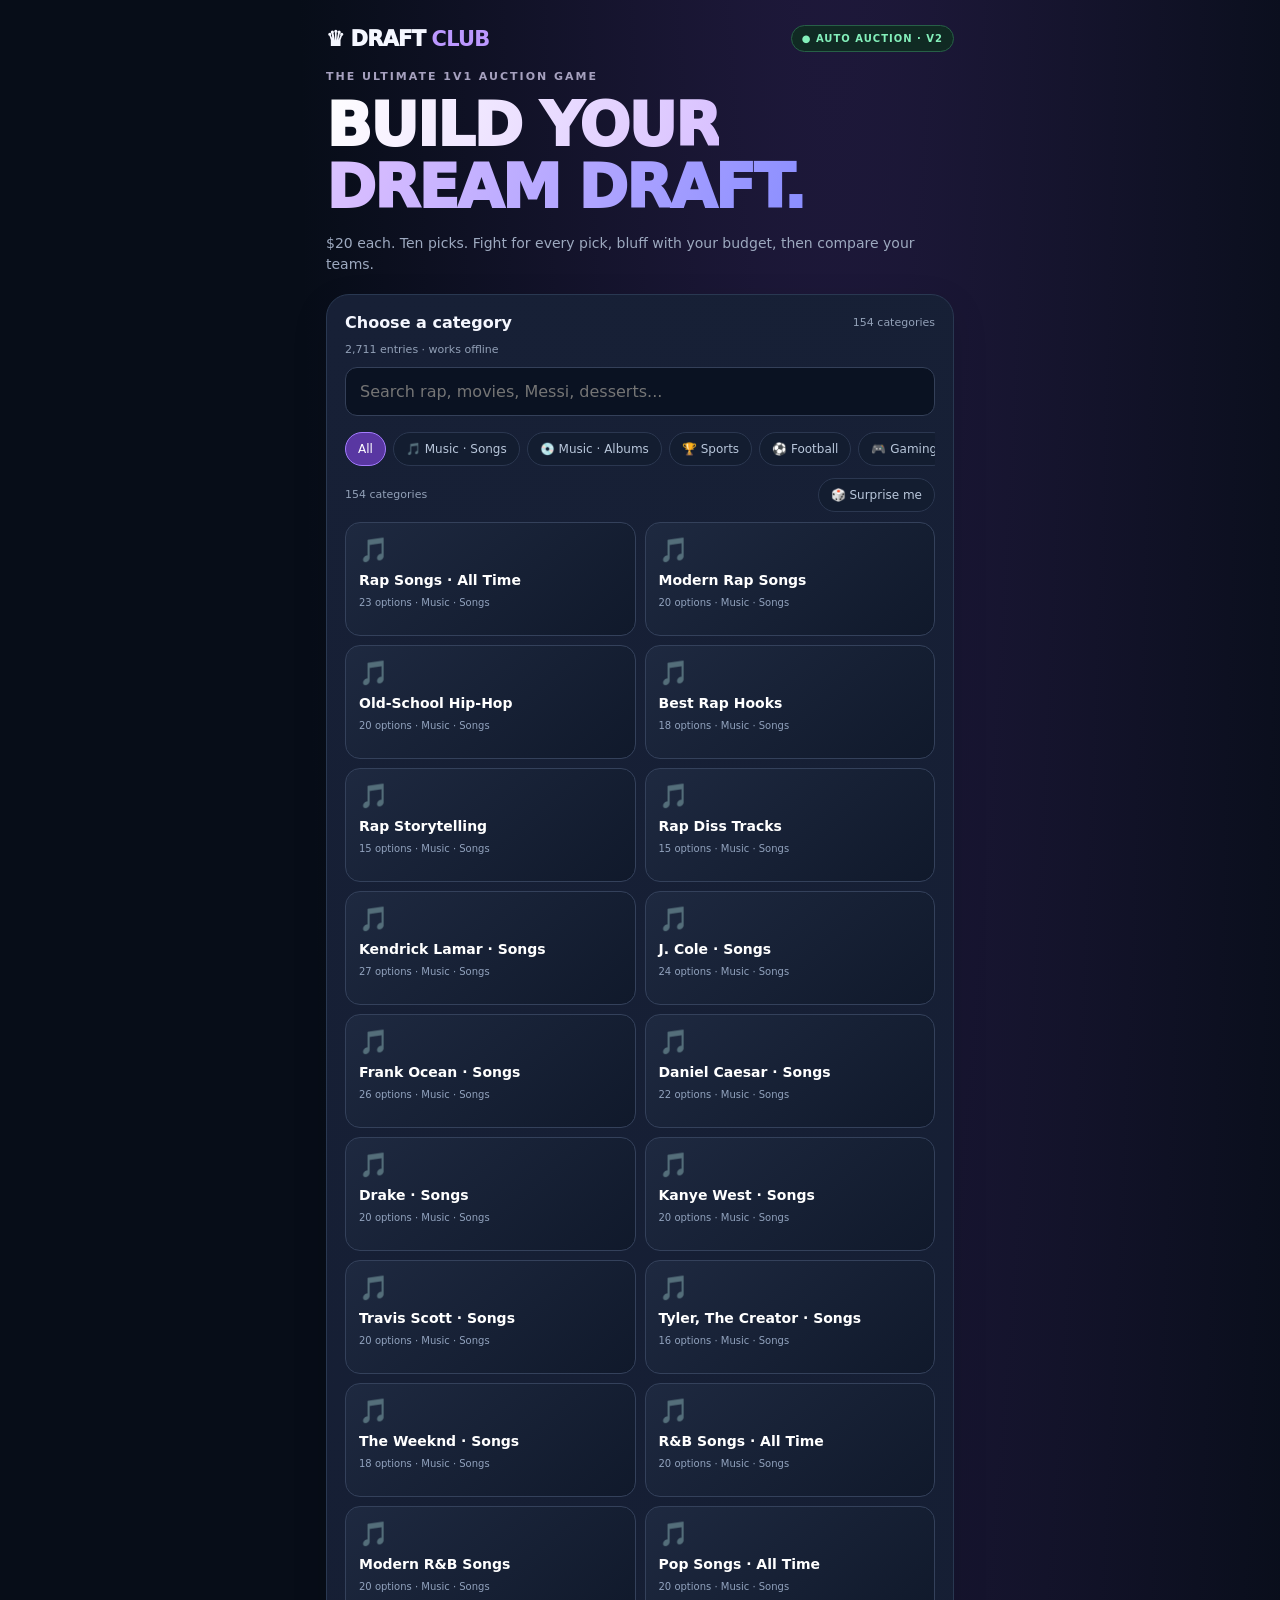
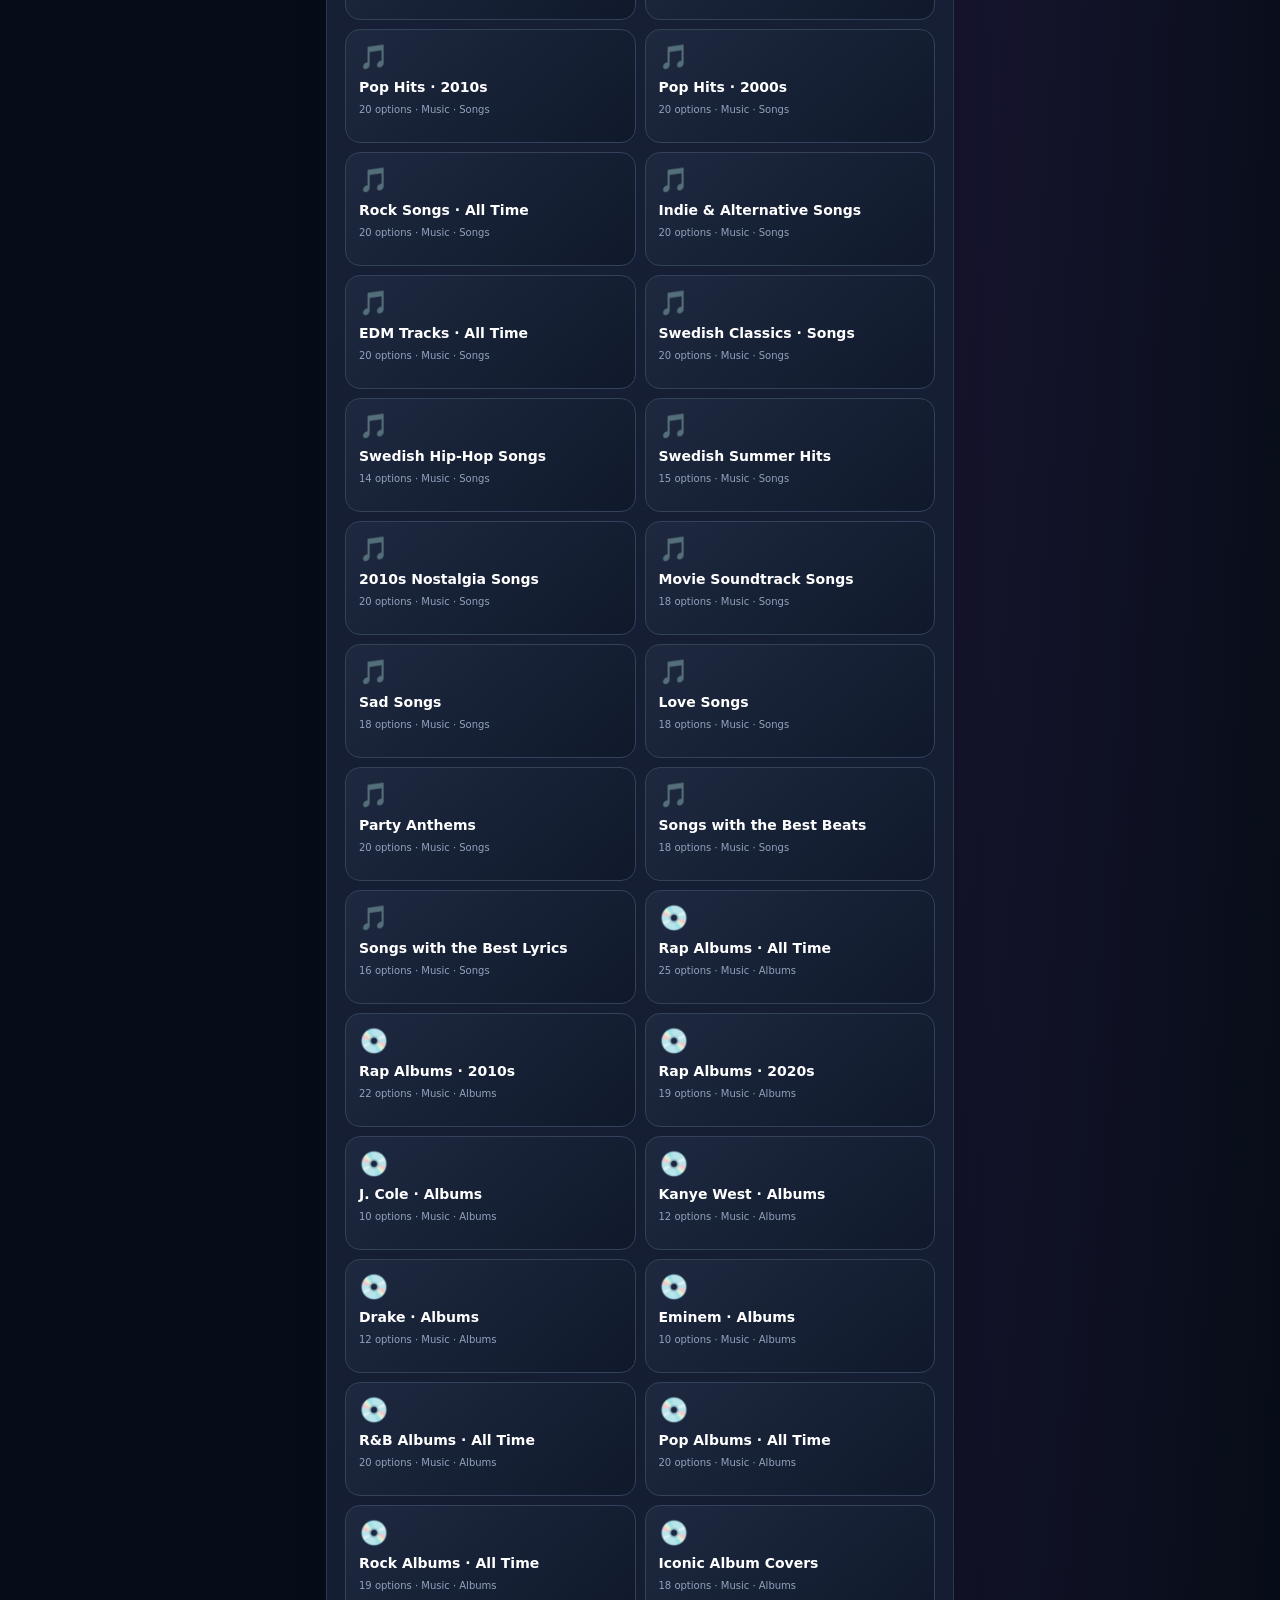
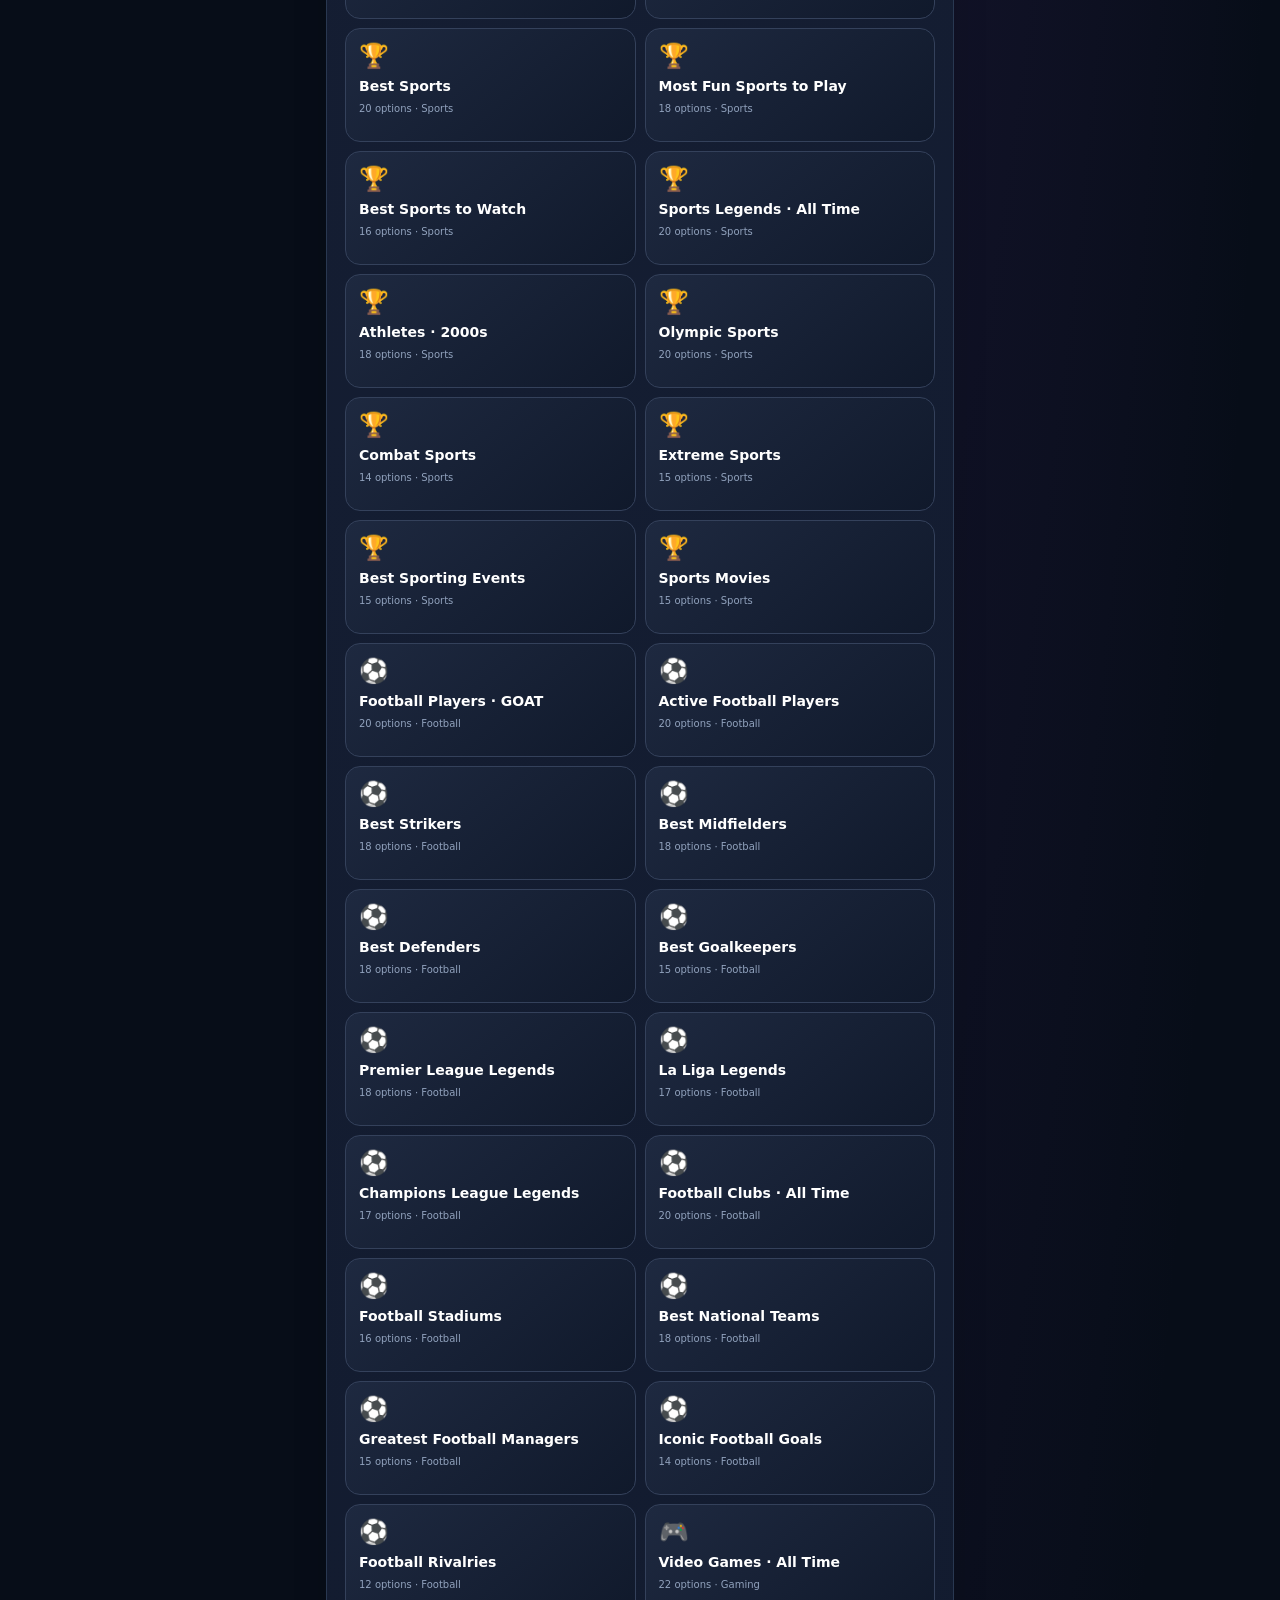
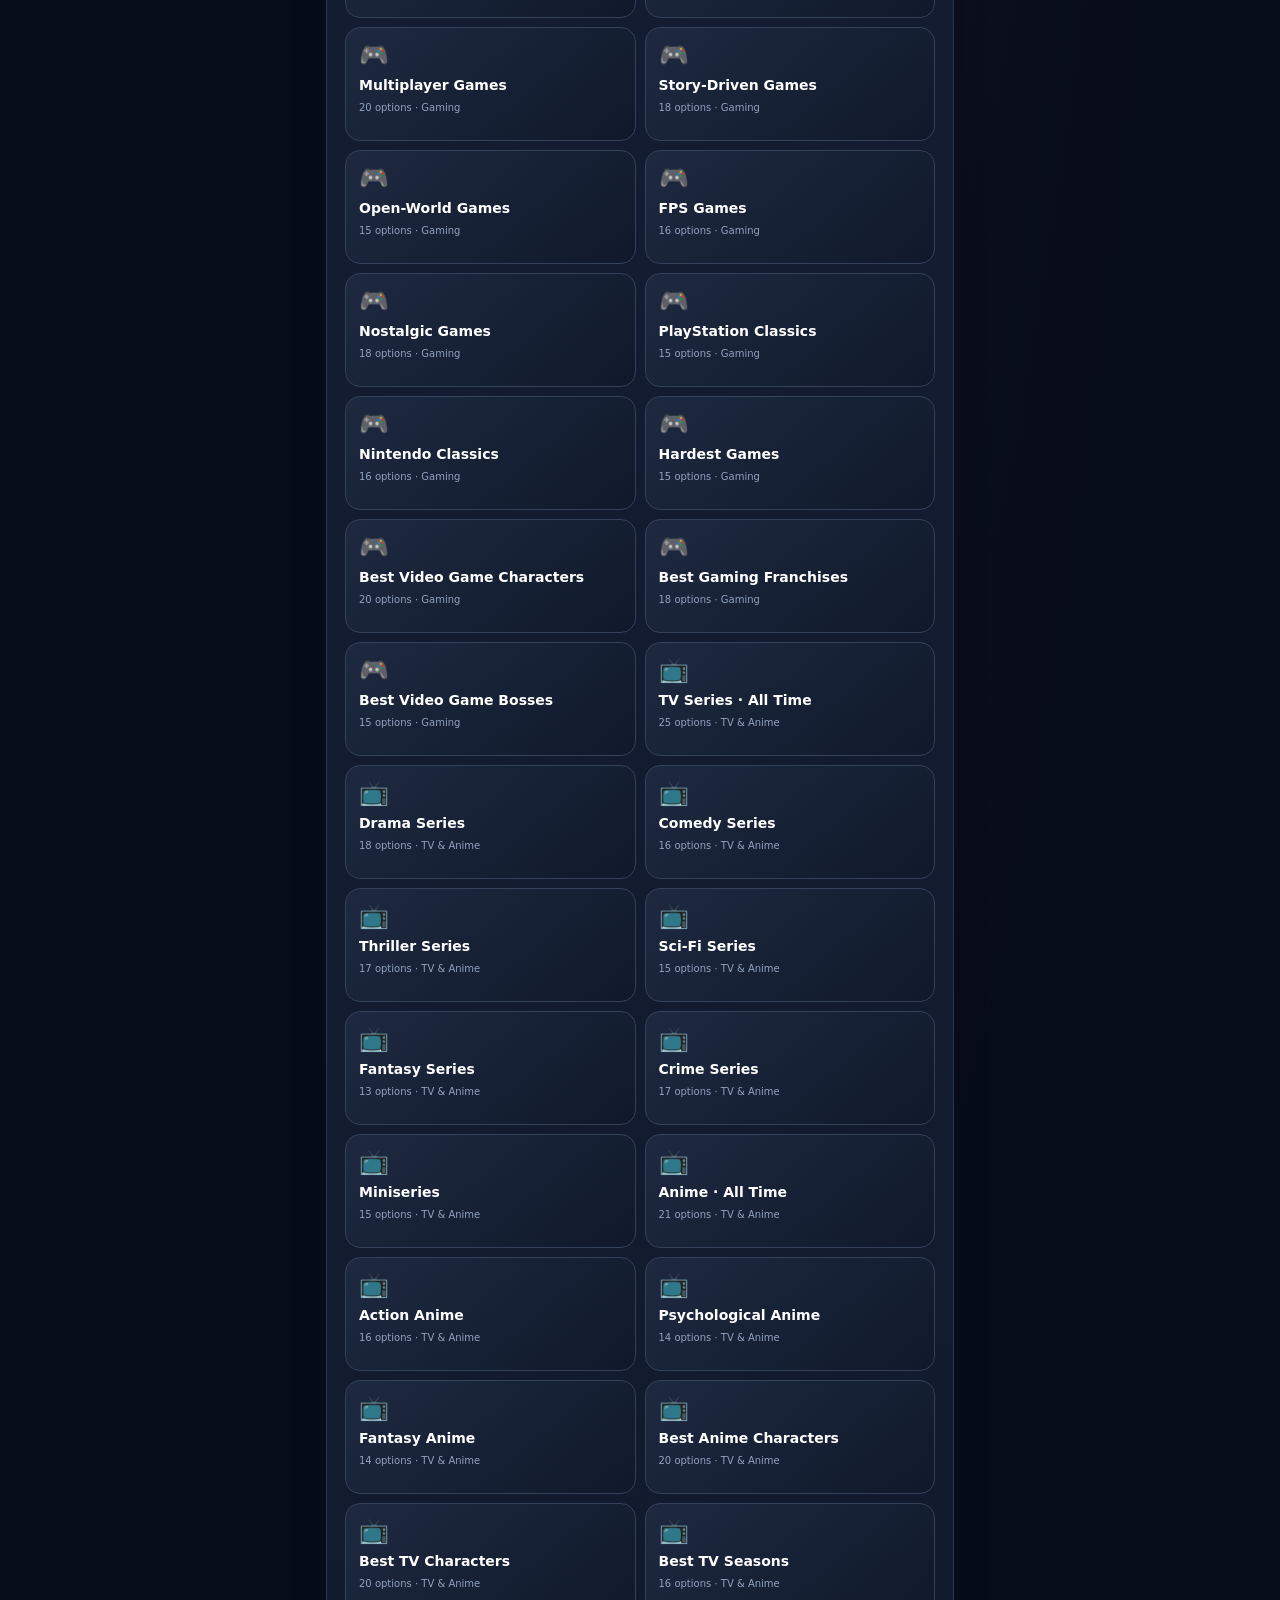
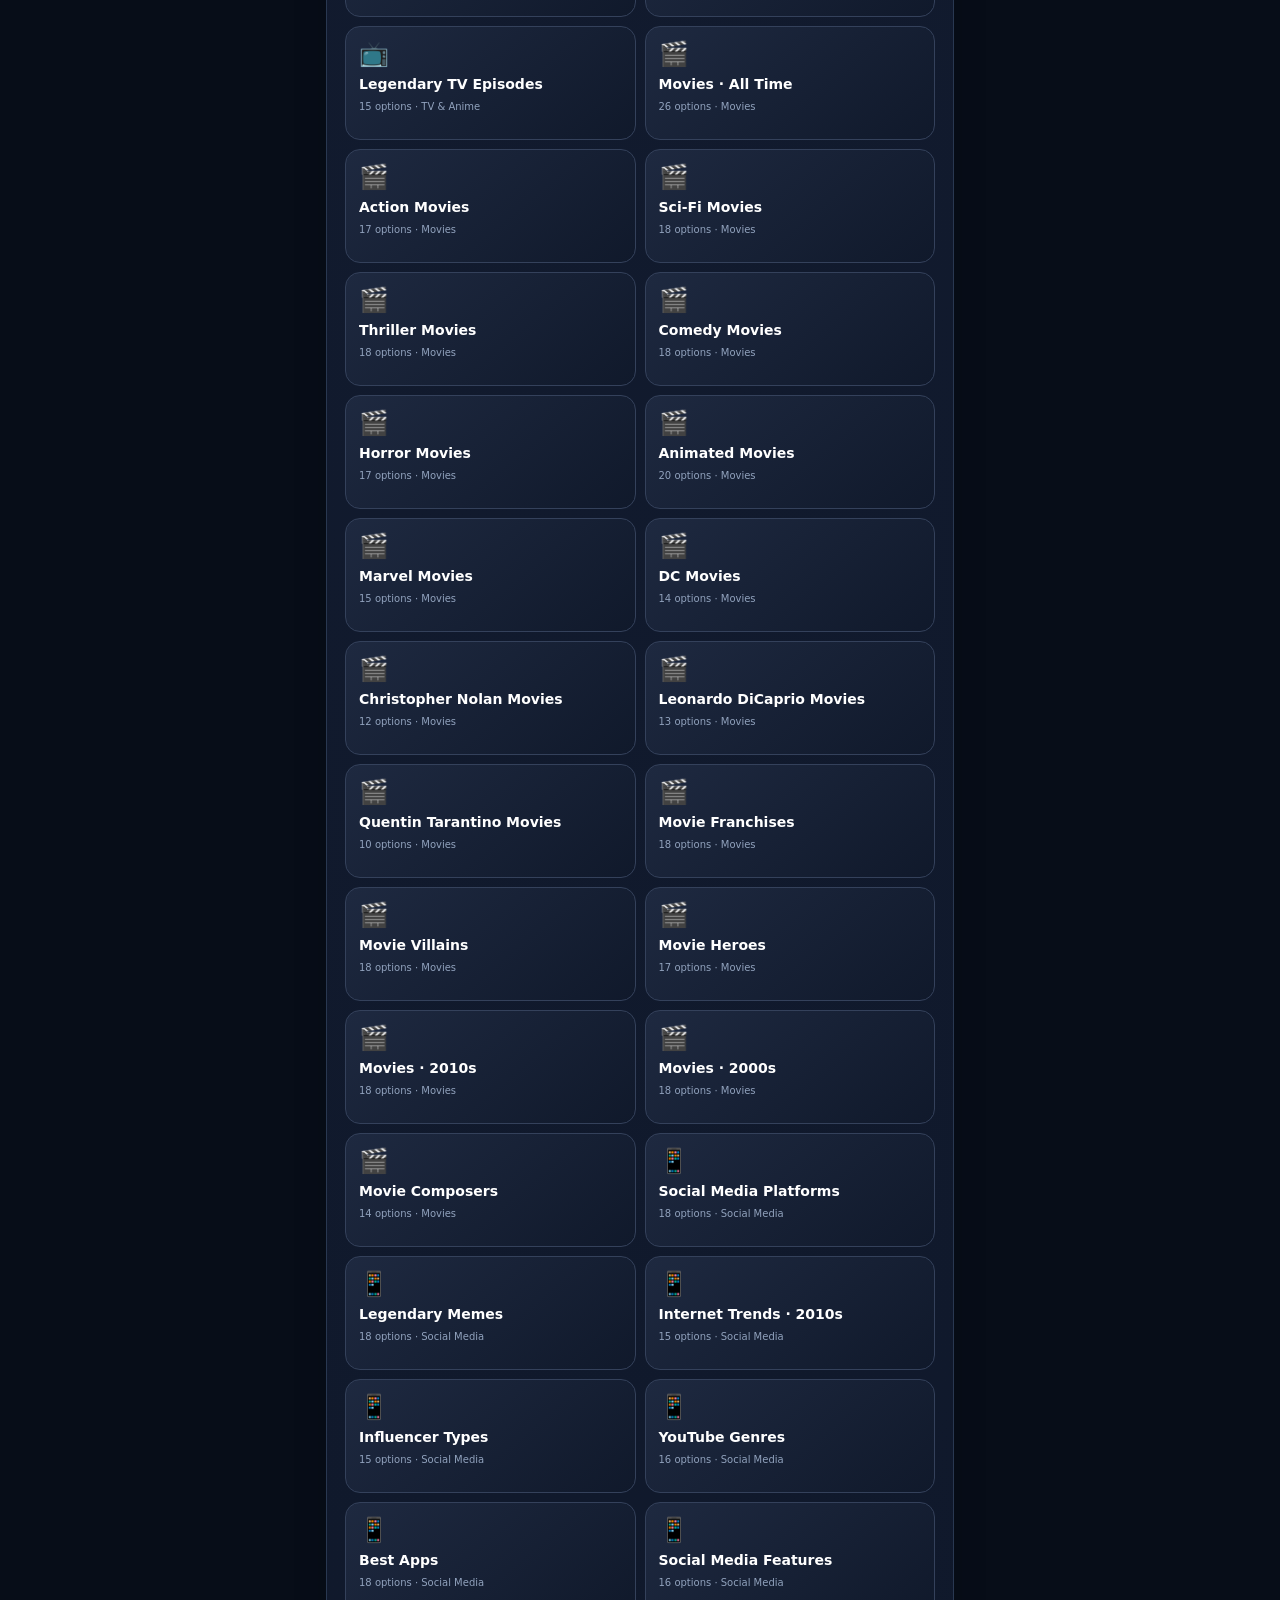
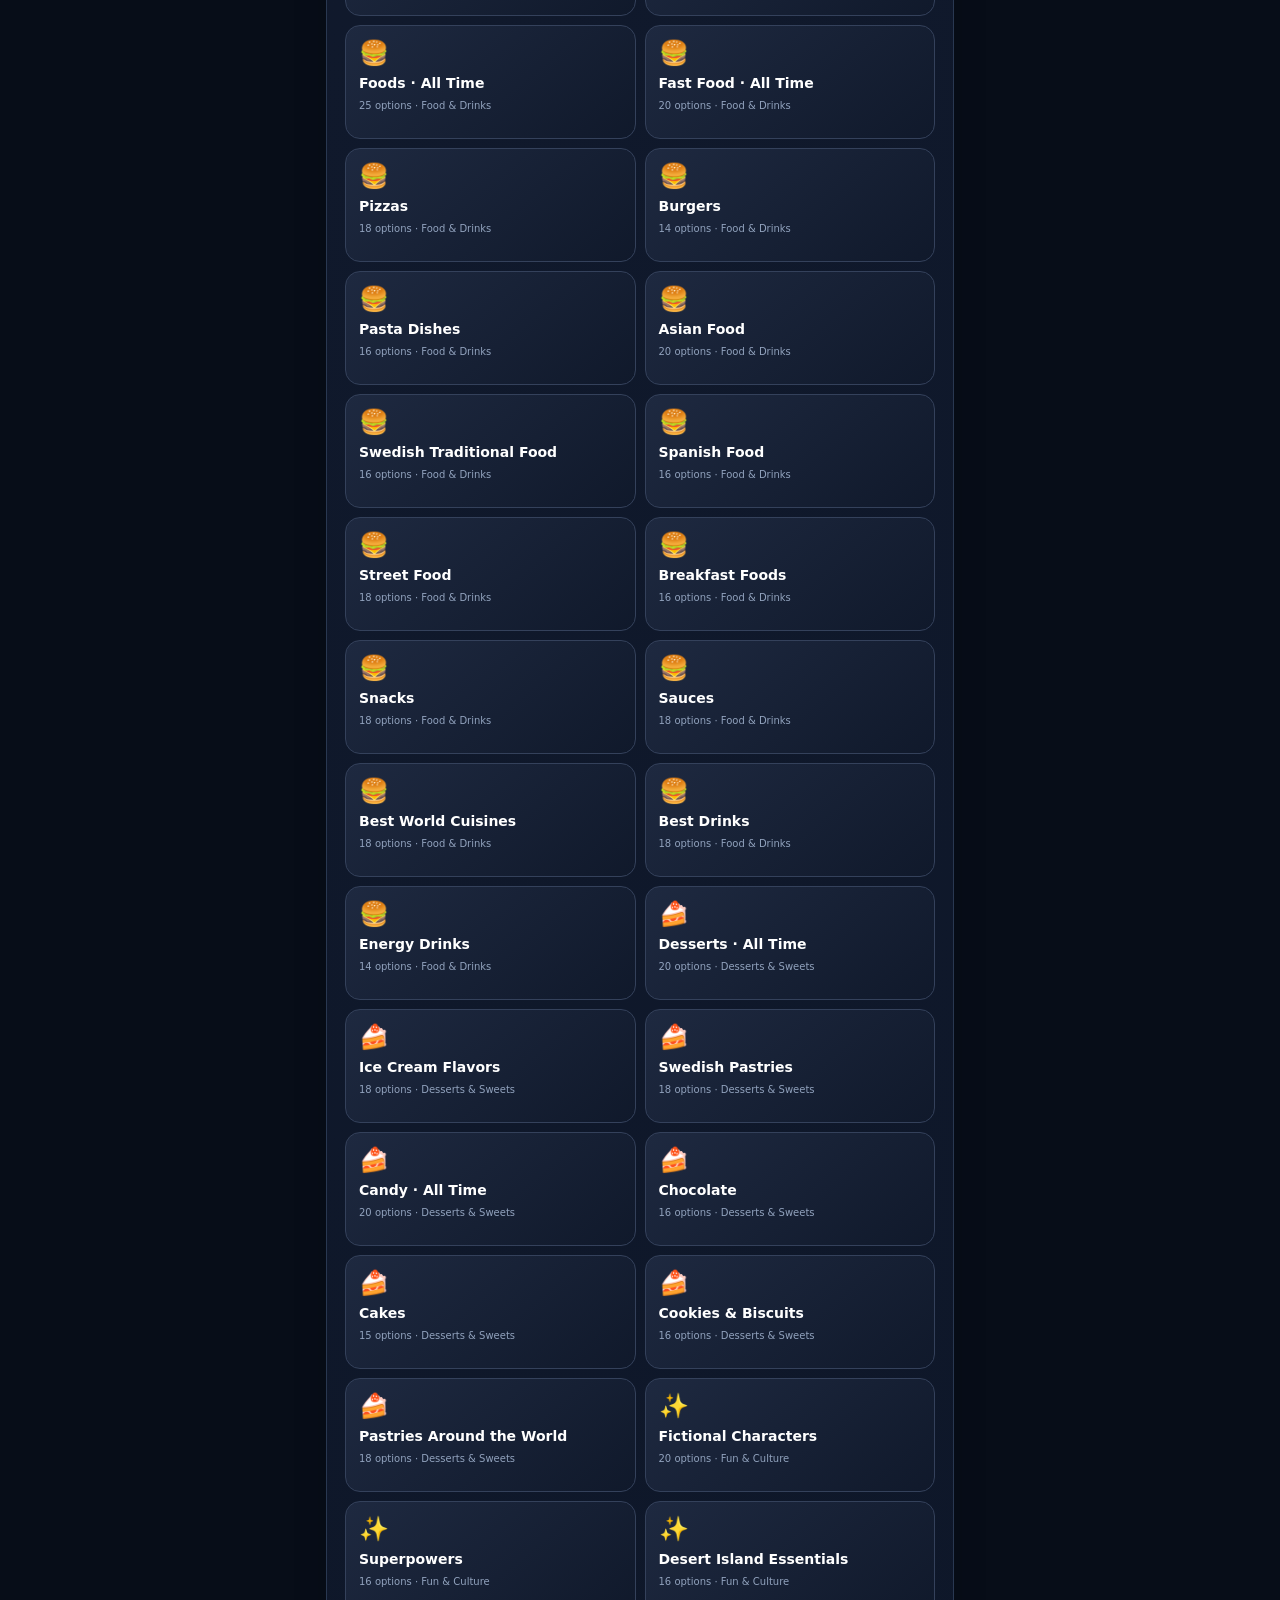
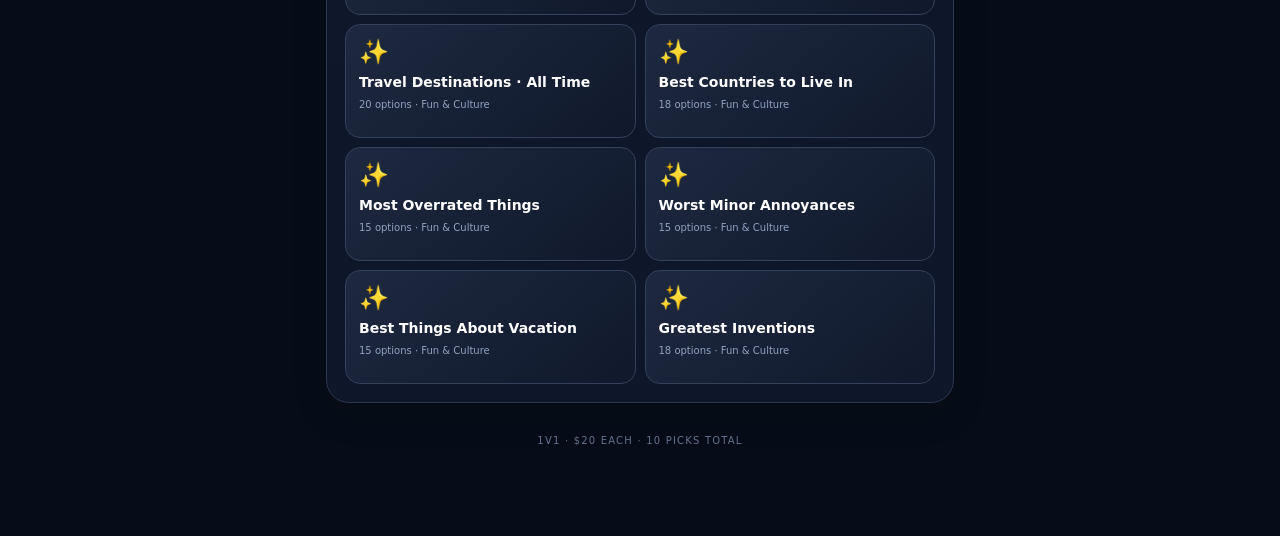
<file: index.html>
<!DOCTYPE html><html lang="en"><head><meta charset="utf-8"><meta name="viewport" content="width=device-width,initial-scale=1,viewport-fit=cover"><meta name="theme-color" content="#070d18"><title>Draft Club · Offline</title><style>
:root{color-scheme:dark;font-family:system-ui,-apple-system,Segoe UI,sans-serif;background:#070d18;color:#f5f7ff}*{box-sizing:border-box}body{margin:0;background:radial-gradient(ellipse at 65% -12%,#462c776b,transparent 46%),#070d18;min-height:100vh}button,input{font:inherit}button{cursor:pointer}button:disabled{opacity:.35;cursor:not-allowed}button:focus-visible,input:focus-visible{outline:3px solid #ad9bff}.app{max-width:660px;margin:auto;padding:18px 16px 90px}.top{display:flex;align-items:center;justify-content:space-between;padding:7px 0 18px}.brand{font-weight:1000;font-size:21px;letter-spacing:-.8px}.brand b{color:#bc98ff}.tag{font-size:10px;font-weight:900;letter-spacing:1px;color:#83efba;border:1px solid #276047;background:#102a23;padding:7px 10px;border-radius:30px}.eyebrow{font-size:11px;font-weight:900;letter-spacing:2px;color:#a6a1bf;text-transform:uppercase}.headline{font-size:clamp(36px,9vw,60px);letter-spacing:-2px;font-weight:1000;line-height:1.03;margin:12px 0}.grad{background:linear-gradient(110deg,#fff,#d5bbff,#8a8eff);background-clip:text;-webkit-background-clip:text;color:transparent}.muted{color:#9da9bf;font-size:14px;line-height:1.55}.panel,.hero,.resultCard{background:linear-gradient(160deg,#172036,#0e1729);border:1px solid #293851;border-radius:23px;padding:18px;margin-top:18px;box-shadow:0 12px 35px #0002}.row{display:flex;align-items:center;justify-content:space-between;gap:10px}.sub{color:#92a0b7;font-size:11px}.search,.name{width:100%;padding:14px;background:#0a1222;color:#fff;border:1px solid #344059;border-radius:12px}.filters{display:flex;gap:7px;overflow-x:auto;padding:16px 0 12px;scrollbar-width:none}.chip{flex:0 0 auto;background:#131d30;border:1px solid #2b3750;color:#b9c7db;border-radius:50px;padding:9px 12px;font-size:12px}.chip.active{background:#5937a2;color:white;border-color:#a47cff}.catgrid{display:grid;grid-template-columns:repeat(2,minmax(0,1fr));gap:9px}.cat{border:1px solid #34415b;background:linear-gradient(140deg,#1e2940,#10192b);border-radius:15px;text-align:left;padding:13px;min-height:114px;color:#fff;display:flex;flex-direction:column;gap:8px}.cat .emoji{font-size:24px}.cat strong{font-size:14px;line-height:1.25}.cat small{color:#91a2bd;font-size:10px}.primary{background:linear-gradient(120deg,#9556fa,#633be4);box-shadow:0 6px 25px #682ac846;color:#fff;border:0;border-radius:15px;width:100%;padding:17px;font-weight:900;margin-top:14px}.back{border:0;background:transparent;color:#bbc7df;font-weight:750;padding:8px 0}.grid2{display:grid;grid-template-columns:repeat(2,minmax(0,1fr));gap:10px}.mode{background:#101a2d;color:#dce5f7;border:1px solid #35425b;border-radius:16px;padding:16px 10px;text-align:left}.mode.active{border-color:#b58dfc;background:#382458}.mode strong{font-size:15px;display:block}.mode small{color:#a2adc3;display:block;margin-top:7px;line-height:1.4}.sectiontitle{font-size:14px;margin:20px 0 9px}.player{border:1px solid #303b55;background:#121b2e;padding:14px;border-radius:16px;min-height:110px;text-align:center}.player.on{background:linear-gradient(130deg,#123d34,#132d32);border:2px solid #38d99c}.pname{font-size:13px;font-weight:900;overflow-wrap:anywhere}.money{font-size:28px;font-weight:1000;margin:6px 0}.picks{color:#a0abc0;font-size:11px}.turnpill{margin-top:6px;color:#6df0b4;font-size:11px;font-weight:900}.hero{text-align:center;margin-top:15px;padding:20px 12px 16px}.art{width:146px;height:146px;border-radius:16px;box-shadow:0 15px 35px #0007;margin:12px auto 10px;display:block;object-fit:cover}.itemtitle{font-size:clamp(23px,7vw,34px);font-weight:950;line-height:1.14;overflow-wrap:anywhere}.artist{color:#b4c5d8;font-size:13px;margin-top:5px}.pricelabel{font-size:11px;letter-spacing:2px;color:#99a6bb;margin-top:14px;font-weight:850}.price{font-size:43px;font-weight:1000}.turn{font-size:17px;text-align:center;font-weight:950;margin:18px 0 12px}.raise{display:flex;justify-content:space-between;align-items:center;background:#141d30;border:1px solid #2e3b53;border-radius:14px;padding:9px 12px;margin-bottom:12px}.stepper{display:flex;align-items:center;gap:12px}.stepper button{color:#fff;font-size:23px;font-weight:850;width:43px;height:43px;background:#2a3854;border:1px solid #405574;border-radius:11px}.stepper output{font-size:19px;min-width:48px;text-align:center;font-weight:950}.action{border:0;height:100px;border-radius:17px;color:white;font-weight:1000;font-size:18px;display:flex;flex-direction:column;align-items:center;justify-content:center;gap:3px}.action small{font-size:11px;font-weight:650}.action .symbol{font-size:29px}.give{background:linear-gradient(160deg,#f14d63,#b91c43)}.bid{background:linear-gradient(160deg,#29d582,#078e60)}.footnote{font-size:12px;color:#9aabc5;line-height:1.5}.notice{background:#152b30;border:1px solid #265e56;color:#96f2cc;border-radius:12px;padding:11px;margin:13px 0;font-size:12px}.drafts{display:grid;grid-template-columns:repeat(2,minmax(0,1fr));gap:10px;margin-top:18px}.list{padding:11px;border:1px solid #2c3850;border-radius:14px;background:#10192b}.list h3{font-size:13px;overflow-wrap:anywhere}.pickitem{display:flex;align-items:center;gap:8px;padding:7px 0;border-top:1px solid #29344d;font-size:11px;overflow-wrap:anywhere}.miniart{width:37px;height:37px;border-radius:6px;flex:none}.pickitem small{color:#a7b0c0}.pictext{min-width:0;flex:1}.secondary{width:100%;padding:14px 8px;border:1px solid #3b4864;background:#162238;color:white;border-radius:12px;font-weight:850}.result{font-size:27px;font-weight:1000}.score{font-size:36px;font-weight:1000}.center{text-align:center}.tip{color:#b0bbd0;font-size:12px;line-height:1.6}footer{padding-top:32px;text-align:center;font-size:10px;color:#64728c;letter-spacing:1.2px}@media(max-width:370px){.app{padding:12px 10px 60px}.action{font-size:16px}.cat{min-height:120px}}
</style></head><body><div class="app"><header class="top"><div class="brand">♛ DRAFT <b>CLUB</b></div><div class="tag">● AUTO AUCTION · V2</div></header><main id="view"><section class="panel" style="margin-top:35px;padding:24px"><h1 style="font-size:26px">This preview cannot run the game</h1><p class="muted">The HTML viewer you opened does not appear to execute JavaScript. The draft requires a browser or HTML viewer with JavaScript enabled. Open this file in a browser-capable HTML app, rather than the iPhone Files or ChatGPT preview.</p><p class="muted">The full game and category database are included inside this file. No internet connection is needed once it is opened in a compatible app.</p></section></main><footer>1V1 · $20 EACH · 10 PICKS TOTAL</footer></div><script>
const DATA=[{"group":"Music · Songs","name":"Rap Songs · All Time","items":["Lose Yourself","Stan","NY State of Mind","Juicy","Shook Ones Pt. II","C.R.E.A.M.","Alright","Money Trees","Sing About Me, I’m Dying of Thirst","Runaway","POWER","SICKO MODE","90210","No Role Modelz","The Story of O.J.","HUMBLE.","m.A.A.d city","Ms. Jackson","California Love","Still D.R.E.","Nuthin’ but a G Thang","Family Business","Devil in a New Dress"]},{"group":"Music · Songs","name":"Modern Rap Songs","items":["FE!N","Not Like Us","Like That","Family Ties","Praise The Lord (Da Shine)","goosebumps","SICKO MODE","Surround Sound","Rich Spirit","No Role Modelz","Middle Child","First Person Shooter","Jimmy Cooks","90210","Off The Grid","CARNIVAL","redrum","A Lot","Bank Account","Hotline Bling"]},{"group":"Music · Songs","name":"Old-School Hip-Hop","items":["Juicy","Big Poppa","Hypnotize","California Love","Changes","Dear Mama","Hit ’Em Up","N.Y. State of Mind","The World Is Yours","C.R.E.A.M.","Protect Ya Neck","Shook Ones Pt. II","It Was a Good Day","Straight Outta Compton","Gin and Juice","Still D.R.E.","Forgot About Dre","Ruff Ryders’ Anthem","Ms. Jackson","B.O.B."]},{"group":"Music · Songs","name":"Best Rap Hooks","items":["No Role Modelz","The Real Slim Shady","Without Me","In Da Club","Gold Digger","Stronger","SICKO MODE","HUMBLE.","Hotline Bling","God’s Plan","Mask Off","Goosebumps","The Box","XO TOUR Llif3","Bad and Boujee","Congratulations","Super Bass","Empire State of Mind"]},{"group":"Music · Songs","name":"Rap Storytelling","items":["Stan","Sing About Me, I’m Dying of Thirst","DUCKWORTH.","Brenda’s Got a Baby","Dance with the Devil","4 Your Eyez Only","Wet Dreamz","How Much a Dollar Cost","The Art of Peer Pressure","You Never Know","Keisha’s Song (Her Pain)","The Story of O.J.","Rewind","Mockingbird","Children’s Story"]},{"group":"Music · Songs","name":"Rap Diss Tracks","items":["Not Like Us","euphoria","Meet the Grahams","Hit ’Em Up","Ether","Takeover","The Story of Adidon","No Vaseline","Back to Back","Killshot","The Warning","Real Muthaphuckkin G’s","Like That","Family Matters","6:16 in LA"]},{"group":"Music · Songs","name":"Kendrick Lamar · Songs","items":["Money Trees","Sing About Me, I’m Dying of Thirst","m.A.A.d city","Swimming Pools (Drank)","Bitch, Don’t Kill My Vibe","The Art of Peer Pressure","Alright","King Kunta","The Blacker the Berry","Wesley’s Theory","i","u","DNA.","HUMBLE.","PRIDE.","FEAR.","DUCKWORTH.","ELEMENT.","Count Me Out","N95","Father Time","Mother I Sober","Not Like Us","euphoria","tv off","luther","squabble up"]},{"group":"Music · Songs","name":"J. Cole · Songs","items":["No Role Modelz","Love Yourz","Wet Dreamz","Apparently","G.O.M.D.","January 28th","03’ Adolescence","Fire Squad","A Tale of 2 Citiez","4 Your Eyez Only","Change","Neighbors","Deja Vu","Middle Child","a lot","Kevin’s Heart","ATM","The Climb Back","my life","amari","p r i d e . i s . t h e . d e v i l","Crooked Smile","Power Trip","Work Out"]},{"group":"Music · Songs","name":"Frank Ocean · Songs","items":["Nights","Pink + White","Self Control","White Ferrari","Ivy","Solo","Godspeed","Seigfried","Skyline To","Nikes","Close to You","Chanel","Biking","Provider","DHL","In My Room","Pyramids","Thinkin Bout You","Lost","Super Rich Kids","Sweet Life","Novacane","Swim Good","Bad Religion","Pilot Jones","American Wedding"]},{"group":"Music · Songs","name":"Daniel Caesar · Songs","items":["Best Part","Get You","Japanese Denim","Always","Superposition","Cyanide","Freudian","Blessed","We Find Love","Transform","Streetcar","Who Hurt You?","Hold Me Down","Loose","Neu Roses (Transgressor’s Song)","Entropy","Please Do Not Lean","Let Me Go","Valentina","Toronto 2014","Violet","Do You Like Me?"]},{"group":"Music · Songs","name":"Drake · Songs","items":["Marvins Room","Headlines","Take Care","Hold On, We’re Going Home","Started From the Bottom","Worst Behavior","Energy","Know Yourself","Hotline Bling","One Dance","Passionfruit","God’s Plan","Nice for What","Nonstop","Laugh Now Cry Later","Chicago Freestyle","Jungle","Feel No Ways","Tuscan Leather","Pound Cake / Paris Morton Music 2"]},{"group":"Music · Songs","name":"Kanye West · Songs","items":["Runaway","POWER","Devil in a New Dress","All of the Lights","Flashing Lights","Stronger","Good Life","Jesus Walks","Through the Wire","Family Business","Ultralight Beam","Father Stretch My Hands Pt. 1","Ghost Town","Bound 2","Black Skinhead","Heartless","Street Lights","Homecoming","Diamonds from Sierra Leone","Saint Pablo"]},{"group":"Music · Songs","name":"Travis Scott · Songs","items":["90210","SICKO MODE","goosebumps","STARGAZING","STOP TRYING TO BE GOD","ASTROTHUNDER","BUTTERFLY EFFECT","HIGHEST IN THE ROOM","MY EYES","FE!N","I KNOW ?","TELEKINESIS","MELTDOWN","Antidote","3500","Oh My Dis Side","Maria I’m Drunk","Nightcrawler","MAFIA","TIL FURTHER NOTICE"]},{"group":"Music · Songs","name":"Tyler, The Creator · Songs","items":["EARFQUAKE","NEW MAGIC WAND","GONE, GONE / THANK YOU","See You Again","WUSYANAME","SWEET / I THOUGHT YOU WANTED TO DANCE","IFHY","Yonkers","911 / Mr. Lonely","Boredom","Who Dat Boy","ARE WE STILL FRIENDS?","A BOY IS A GUN*","LUMBERJACK","DOGTOOTH","SORRY NOT SORRY"]},{"group":"Music · Songs","name":"The Weeknd · Songs","items":["Blinding Lights","Starboy","The Hills","Can’t Feel My Face","Save Your Tears","After Hours","Die For You","Call Out My Name","I Feel It Coming","Wicked Games","House of Balloons / Glass Table Girls","Often","Reminder","In Your Eyes","Out of Time","Less Than Zero","Heartless","Earned It"]},{"group":"Music · Songs","name":"R&B Songs · All Time","items":["Nights","Pink + White","Best Part","Get You","Japanese Denim","Thinkin Bout You","Snooze","Good Days","Kill Bill","Redbone","Adorn","Sure Thing","Cranes in the Sky","Ordinary People","No Scrubs","Dilemma","We Belong Together","Untitled (How Does It Feel)","Poison","Waterfalls"]},{"group":"Music · Songs","name":"Modern R&B Songs","items":["Snooze","Kill Bill","Good Days","Saturn","Best Part","Get You","Japanese Denim","Pink + White","Nights","Superposition","Cyanide","Heartbreak Anniversary","Leave The Door Open","Smokin Out The Window","Damage","Hrs and Hrs","Boo’d Up","Focus","Location","Talk"]},{"group":"Music · Songs","name":"Pop Songs · All Time","items":["Billie Jean","Thriller","Like a Prayer","Dancing Queen","I Wanna Dance with Somebody","Toxic","Bad Romance","Poker Face","Shake It Off","Rolling in the Deep","Someone Like You","Shape of You","Blinding Lights","Uptown Funk","Happy","Can’t Stop the Feeling!","Firework","Royals","Call Me Maybe","Viva la Vida"]},{"group":"Music · Songs","name":"Pop Hits · 2010s","items":["Somebody That I Used to Know","Rolling in the Deep","Royals","Get Lucky","Uptown Funk","Shape of You","Despacito","Havana","Closer","Cheap Thrills","Wake Me Up","Rather Be","Chandelier","Happy","Lean On","Starboy","Love Yourself","Sorry","Bad Guy","Shallow"]},{"group":"Music · Songs","name":"Pop Hits · 2000s","items":["Crazy in Love","Umbrella","Hey Ya!","Toxic","Hips Don’t Lie","Poker Face","Bad Romance","Viva la Vida","Mr. Brightside","In the End","Since U Been Gone","Apologize","Bleeding Love","Single Ladies","Yeah!","Low","I Gotta Feeling","Beautiful","Complicated","Clocks"]},{"group":"Music · Songs","name":"Rock Songs · All Time","items":["Bohemian Rhapsody","Stairway to Heaven","Hotel California","Smells Like Teen Spirit","Sweet Child O’ Mine","Back in Black","Thunderstruck","Highway to Hell","Enter Sandman","Paranoid","Wonderwall","Don’t Stop Believin’","Livin’ on a Prayer","Seven Nation Army","Mr. Brightside","Everlong","Dream On","Paint It Black","Comfortably Numb","Free Bird"]},{"group":"Music · Songs","name":"Indie & Alternative Songs","items":["505","Do I Wanna Know?","Fluorescent Adolescent","The Less I Know the Better","Let It Happen","Eventually","Sweater Weather","Somebody Else","Robbers","Riptide","Take Me Out","Mr. Brightside","Reptilia","Last Nite","Feel Good Inc.","Kids","Electric Feel","Pumped Up Kicks","Space Song","Chamber of Reflection"]},{"group":"Music · Songs","name":"EDM Tracks · All Time","items":["Levels","Wake Me Up","Animals","Titanium","Don’t You Worry Child","One (Your Name)","Greyhound","Clarity","Stay the Night","Lean On","Where Are Ü Now","Faded","Alone","Summer","Feel So Close","This Is What You Came For","Strobe","Scary Monsters and Nice Sprites","Turn Down for What","Secrets"]},{"group":"Music · Songs","name":"Swedish Classics · Songs","items":["Dancing Queen","Mamma Mia","The Winner Takes It All","Gimme! Gimme! Gimme!","Sommartider","När vi gräver guld i USA","Öppna landskap","Du är min man","Himlen är oskyldigt blå","Utan dina andetag","Kärleken väntar","Sverige","Kom igen Lena!","Det kommer aldrig va över för mig","Från och med du","Guld och gröna skogar","Michelangelo","Genom eld och vatten","Vart jag mig i världen vänder","En kväll i juni"]},{"group":"Music · Songs","name":"Swedish Hip-Hop Songs","items":["Katten i trakten","Samma gamla vanliga","Din låt","Mamma","Dansa","Malmö stad","Försent","Trakten min","Söder om söder","Luffare","Blod svett & tårar","Stockholmsnatt","Välkommen till förorten","Solen i ögonen"]},{"group":"Music · Songs","name":"Swedish Summer Hits","items":["Sommartider","Guld och gröna skogar","Bada nakna","Ingen sommar utan reggae","Kom igen Lena!","Sol vind och vatten","Från och med du","Vart jag mig i världen vänder","Dansa pausa","Jag kommer","Flytta på dej","Mikrofonkåt","När vi gräver guld i USA","Välkommen in","Alla som inte dansar"]},{"group":"Music · Songs","name":"2010s Nostalgia Songs","items":["Call Me Maybe","Gangnam Style","Party Rock Anthem","We Found Love","Somebody That I Used to Know","Counting Stars","Radioactive","Roar","Happy","Uptown Funk","Rather Be","Wake Me Up","Lean On","See You Again","Let Her Go","Riptide","Pompeii","Timber","Safe and Sound","Clarity"]},{"group":"Music · Songs","name":"Movie Soundtrack Songs","items":["My Heart Will Go On","Skyfall","Shallow","Let It Go","Circle of Life","Can You Feel the Love Tonight","A Whole New World","City of Stars","Lose Yourself","See You Again","Eye of the Tiger","Ghostbusters","I Will Always Love You","Time","Cornfield Chase","Concerning Hobbits","He’s a Pirate","Now We Are Free"]},{"group":"Music · Songs","name":"Sad Songs","items":["Someone Like You","Fix You","Let Her Go","All I Want","The Night We Met","Another Love","Skinny Love","When I Was Your Man","All Too Well","Liability","Hurt","Jealous","Self Control","White Ferrari","Godspeed","Love Yourz","Streetcar","Fourth of July"]},{"group":"Music · Songs","name":"Love Songs","items":["All of Me","Perfect","Best Part","Get You","Japanese Denim","Thinking Out Loud","Just the Way You Are","Love on Top","Make You Feel My Love","Yellow","Something","Can’t Help Falling in Love","At Last","Adore You","Die For You","Pink + White","I Will Always Love You","Until I Found You"]},{"group":"Music · Songs","name":"Party Anthems","items":["Yeah!","Low","Party Rock Anthem","Titanium","Levels","Danza Kuduro","Gasolina","Pepas","Temperature","Turn Down for What","Mr. Brightside","I Gotta Feeling","Uptown Funk","We Found Love","Dancing Queen","Get Lucky","Shots","Timber","Wake Me Up","Don’t Stop the Music"]},{"group":"Music · Songs","name":"Songs with the Best Beats","items":["Still D.R.E.","POWER","Money Trees","m.A.A.d city","SICKO MODE","90210","Mask Off","No Role Modelz","HUMBLE.","DNA.","Father Stretch My Hands Pt. 1","Devil in a New Dress","Shook Ones Pt. II","C.R.E.A.M.","Redbone","Nights","Goosebumps","Praise The Lord (Da Shine)"]},{"group":"Music · Songs","name":"Songs with the Best Lyrics","items":["Sing About Me, I’m Dying of Thirst","4 Your Eyez Only","Stan","DUCKWORTH.","How Much a Dollar Cost","Love Yourz","Mockingbird","The Blacker the Berry","Nights","Self Control","The Story of O.J.","Changes","Dance with the Devil","Hurt","Fast Car","Brenda’s Got a Baby"]},{"group":"Music · Albums","name":"Rap Albums · All Time","items":["Illmatic","To Pimp a Butterfly","good kid, m.A.A.d city","My Beautiful Dark Twisted Fantasy","The College Dropout","Late Registration","Graduation","The Blueprint","The Black Album","Ready to Die","Life After Death","All Eyez on Me","The Chronic","2001","Enter the Wu-Tang (36 Chambers)","The Marshall Mathers LP","The Eminem Show","Aquemini","Stankonia","Madvillainy","The Low End Theory","Midnight Marauders","DAMN.","2014 Forest Hills Drive","Rodeo"]},{"group":"Music · Albums","name":"Rap Albums · 2010s","items":["My Beautiful Dark Twisted Fantasy","good kid, m.A.A.d city","To Pimp a Butterfly","DAMN.","2014 Forest Hills Drive","4 Your Eyez Only","Take Care","Nothing Was the Same","If You’re Reading This It’s Too Late","Rodeo","ASTROWORLD","Birds in the Trap Sing McKnight","Culture","DS2","Flower Boy","IGOR","Some Rap Songs","The Life of Pablo","Yeezus","Daytona","Swimming","Blonde"]},{"group":"Music · Albums","name":"Rap Albums · 2020s","items":["The Off-Season","Mr. Morale & the Big Steppers","GNX","UTOPIA","Heroes & Villains","Melt My Eyez See Your Future","The Forever Story","King’s Disease III","Magic","Call Me If You Get Lost","Chromakopia","We Don’t Trust You","American Dream","Might Delete Later","Alfredo","It’s Almost Dry","The Melodic Blue","Pink Tape","Her Loss"]},{"group":"Music · Albums","name":"J. Cole · Albums","items":["Cole World: The Sideline Story","Born Sinner","2014 Forest Hills Drive","4 Your Eyez Only","KOD","The Off-Season","Might Delete Later","Revenge of the Dreamers III","Friday Night Lights","The Warm Up"]},{"group":"Music · Albums","name":"Kanye West · Albums","items":["The College Dropout","Late Registration","Graduation","808s & Heartbreak","My Beautiful Dark Twisted Fantasy","Yeezus","The Life of Pablo","ye","Jesus Is King","Donda","Watch the Throne","Kids See Ghosts"]},{"group":"Music · Albums","name":"Drake · Albums","items":["Thank Me Later","Take Care","Nothing Was the Same","If You’re Reading This It’s Too Late","Views","More Life","Scorpion","Certified Lover Boy","Honestly, Nevermind","Her Loss","For All the Dogs","Dark Lane Demo Tapes"]},{"group":"Music · Albums","name":"Eminem · Albums","items":["The Slim Shady LP","The Marshall Mathers LP","The Eminem Show","Encore","Relapse","Recovery","The Marshall Mathers LP 2","Kamikaze","Music to Be Murdered By","The Death of Slim Shady (Coup de Grâce)"]},{"group":"Music · Albums","name":"R&B Albums · All Time","items":["Blonde","channel ORANGE","Freudian","CASE STUDY 01","NEVER ENOUGH","Ctrl","SOS","ANTI","Lemonade","Beyoncé","House of Balloons","Trilogy","After Hours","Voodoo","Brown Sugar","Confessions","The Miseducation of Lauryn Hill","Songs in the Key of Life","Back to Black","What’s Going On"]},{"group":"Music · Albums","name":"Pop Albums · All Time","items":["Thriller","Bad","1989","Red","Folklore","21","25","Future Nostalgia","The Fame Monster","Born This Way","Teenage Dream","Back to Black","Lemonade","SOUR","Fine Line","After Hours","Starboy","Dua Lipa","Random Access Memories","Abbey Road"]},{"group":"Music · Albums","name":"Rock Albums · All Time","items":["Abbey Road","Revolver","The Dark Side of the Moon","Wish You Were Here","Rumours","Nevermind","In Utero","OK Computer","Kid A","The Wall","Back in Black","Led Zeppelin IV","The Joshua Tree","American Idiot","Hybrid Theory","Meteora","AM","Is This It","Californication"]},{"group":"Music · Albums","name":"Iconic Album Covers","items":["Abbey Road","The Dark Side of the Moon","Nevermind","To Pimp a Butterfly","Blonde","My Beautiful Dark Twisted Fantasy","The College Dropout","Astroworld","The Velvet Underground & Nico","Unknown Pleasures","The Life of Pablo","Graduation","Illmatic","Ready to Die","IGOR","DAMN.","Thriller","Rumours"]},{"group":"Sports","name":"Best Sports","items":["Fotboll","Basket","Tennis","Formel 1","Ishockey","Handboll","Volleyboll","Boxning","MMA","Golf","Friidrott","Simning","Padel","Badminton","Baseboll","Amerikansk fotboll","Rugby","Futsal","Cykling","Skidåkning"]},{"group":"Sports","name":"Most Fun Sports to Play","items":["Fotboll","Futsal","Basket","Padel","Tennis","Beachvolleyboll","Handboll","Badminton","Pingis","Golf","Bowling","Paintball","Innebandy","Volleyboll","Biljard","Pickleball","Dodgeball","Frisbeegolf"]},{"group":"Sports","name":"Best Sports to Watch","items":["Fotboll","Champions League-fotboll","NBA-basket","Formel 1","UFC","Boxning","Wimbledon","Ishockey-VM","NFL","Olympiska spelen","Handboll","Friidrott","Cricket","Baseboll","Rugby","Dart"]},{"group":"Sports","name":"Sports Legends · All Time","items":["Michael Jordan","Lionel Messi","Cristiano Ronaldo","Muhammad Ali","Serena Williams","Usain Bolt","LeBron James","Roger Federer","Rafael Nadal","Novak Djokovic","Tom Brady","Tiger Woods","Michael Phelps","Wayne Gretzky","Pelé","Diego Maradona","Simone Biles","Lewis Hamilton","Michael Schumacher","Kobe Bryant"]},{"group":"Sports","name":"Athletes · 2000s","items":["Lionel Messi","Cristiano Ronaldo","LeBron James","Kobe Bryant","Serena Williams","Roger Federer","Rafael Nadal","Novak Djokovic","Usain Bolt","Michael Phelps","Lewis Hamilton","Max Verstappen","Tom Brady","Stephen Curry","Conor McGregor","Tiger Woods","Zlatan Ibrahimović","Katie Ledecky"]},{"group":"Sports","name":"Olympic Sports","items":["100 meter","200 meter","Maraton","Längdhopp","Höjdhopp","Stavhopp","Simning","Gymnastik","Bordtennis","Tennis","Basket","Fotboll","Boxning","Brottning","Judo","Skateboard","Bågskytte","Cykel","Rodd","Fäktning"]},{"group":"Sports","name":"Combat Sports","items":["Boxning","MMA","Muay thai","Kickboxning","Judo","Karate","Taekwondo","Brasiliansk jiu-jitsu","Brottning","Sambo","Kung fu","Fäktning","Krav maga","Capoeira"]},{"group":"Sports","name":"Extreme Sports","items":["Fallskärmshoppning","Surfing","Skateboard","Snowboard","BMX","Parkour","Klättring","Wingsuit","Downhill mountainbike","Kitesurfing","Motocross","Wakeboard","Basejump","Freeride-skidor","Bungyjump"]},{"group":"Sports","name":"Best Sporting Events","items":["Fotbolls-VM","Champions League-final","OS","Super Bowl","NBA Finals","Wimbledon-final","El Clásico","Formel 1 Monaco GP","UFC-titelmatch","Tour de France","NHL Stanley Cup-final","Fotbolls-EM","Copa América-final","The Masters","World Series"]},{"group":"Sports","name":"Sports Movies","items":["Rocky","Creed","Warrior","Moneyball","Remember the Titans","Coach Carter","Rush","Ford v Ferrari","Raging Bull","Million Dollar Baby","The Blind Side","The Karate Kid","Invictus","The Fighter","Space Jam"]},{"group":"Football","name":"Football Players · GOAT","items":["Lionel Messi","Cristiano Ronaldo","Pelé","Diego Maradona","Johan Cruyff","Zinedine Zidane","Ronaldo Nazário","Ronaldinho","Franz Beckenbauer","Alfredo Di Stéfano","Michel Platini","Andrés Iniesta","Xavi","Thierry Henry","Paolo Maldini","George Best","Ferenc Puskás","Garrincha","Luka Modrić","Zlatan Ibrahimović"]},{"group":"Football","name":"Active Football Players","items":["Kylian Mbappé","Erling Haaland","Vinícius Júnior","Jude Bellingham","Lamine Yamal","Mohamed Salah","Harry Kane","Rodri","Pedri","Jamal Musiala","Florian Wirtz","Bukayo Saka","Phil Foden","Cole Palmer","Raphinha","Khvicha Kvaratskhelia","Lautaro Martínez","Alexander Isak","Federico Valverde","Declan Rice"]},{"group":"Football","name":"Best Strikers","items":["Lionel Messi","Cristiano Ronaldo","Ronaldo Nazário","Thierry Henry","Luis Suárez","Robert Lewandowski","Karim Benzema","Erling Haaland","Kylian Mbappé","Zlatan Ibrahimović","Sergio Agüero","Didier Drogba","Samuel Eto’o","Wayne Rooney","Marco van Basten","Pelé","Romário","Harry Kane"]},{"group":"Football","name":"Best Midfielders","items":["Zinedine Zidane","Andrés Iniesta","Xavi","Luka Modrić","Toni Kroos","Kevin De Bruyne","Andrea Pirlo","Steven Gerrard","Frank Lampard","Paul Scholes","Kaká","Ronaldinho","Jude Bellingham","Rodri","Sergio Busquets","Patrick Vieira","Claude Makélélé","Yaya Touré"]},{"group":"Football","name":"Best Defenders","items":["Paolo Maldini","Sergio Ramos","Virgil van Dijk","Franz Beckenbauer","Fabio Cannavaro","Carles Puyol","Alessandro Nesta","Roberto Carlos","Cafu","Philipp Lahm","Marcelo","Giorgio Chiellini","John Terry","Rio Ferdinand","Nemanja Vidić","Gerard Piqué","Thiago Silva","Dani Alves"]},{"group":"Football","name":"Best Goalkeepers","items":["Gianluigi Buffon","Manuel Neuer","Iker Casillas","Lev Yashin","Peter Schmeichel","Oliver Kahn","Edwin van der Sar","Thibaut Courtois","Alisson Becker","Ederson","Petr Čech","David de Gea","Jan Oblak","Emiliano Martínez","Marc-André ter Stegen"]},{"group":"Football","name":"Premier League Legends","items":["Thierry Henry","Wayne Rooney","Alan Shearer","Cristiano Ronaldo","Mohamed Salah","Kevin De Bruyne","Steven Gerrard","Frank Lampard","Sergio Agüero","Didier Drogba","Harry Kane","Ryan Giggs","Paul Scholes","Patrick Vieira","Eden Hazard","Robin van Persie","Virgil van Dijk","John Terry"]},{"group":"Football","name":"La Liga Legends","items":["Lionel Messi","Cristiano Ronaldo","Andrés Iniesta","Xavi","Zinedine Zidane","Ronaldinho","Karim Benzema","Luka Modrić","Toni Kroos","Sergio Ramos","Luis Suárez","Iker Casillas","Raúl","David Villa","Sergio Busquets","Neymar","Antoine Griezmann"]},{"group":"Football","name":"Champions League Legends","items":["Cristiano Ronaldo","Lionel Messi","Karim Benzema","Luka Modrić","Toni Kroos","Sergio Ramos","Iker Casillas","Paolo Maldini","Clarence Seedorf","Andrés Iniesta","Xavi","Robert Lewandowski","Mohamed Salah","Kaká","Zinedine Zidane","Raúl","Didier Drogba"]},{"group":"Football","name":"Football Clubs · All Time","items":["Real Madrid","FC Barcelona","Manchester United","Liverpool","Bayern München","AC Milan","Inter","Juventus","Ajax","Benfica","Chelsea","Arsenal","Manchester City","PSG","Borussia Dortmund","Atlético Madrid","Napoli","Boca Juniors","River Plate","Celtic"]},{"group":"Football","name":"Football Stadiums","items":["Santiago Bernabéu","Camp Nou","Anfield","Old Trafford","San Siro","Allianz Arena","Wembley","Signal Iduna Park","Stamford Bridge","Emirates Stadium","Parc des Princes","Metropolitano","Maracanã","La Bombonera","Tottenham Hotspur Stadium","Celtic Park"]},{"group":"Football","name":"Best National Teams","items":["Brasilien","Argentina","Frankrike","Tyskland","Spanien","Italien","England","Portugal","Nederländerna","Uruguay","Kroatien","Belgien","Marocko","Japan","Sverige","Danmark","Colombia","Nigeria"]},{"group":"Football","name":"Greatest Football Managers","items":["Pep Guardiola","Carlo Ancelotti","José Mourinho","Sir Alex Ferguson","Jürgen Klopp","Zinedine Zidane","Arsène Wenger","Johan Cruyff","Arrigo Sacchi","Vicente del Bosque","Antonio Conte","Diego Simeone","Luis Enrique","Marcelo Bielsa","Xabi Alonso"]},{"group":"Football","name":"Iconic Football Goals","items":["Messi mot Getafe 2007","Ronaldo cykelspark mot Juventus 2018","Zidane volley mot Leverkusen 2002","Maradona mot England 1986","Agüero 93:20","Roberto Carlos frispark mot Frankrike","Ibrahimović cykelspark mot England","Bale cykelspark mot Liverpool","James Rodríguez mot Uruguay 2014","Van Persies nick mot Spanien 2014","Messi mot Real Madrid 2017","Götzes VM-finalmål 2014","Iniesta VM-final 2010","Ronaldo mot Porto 2009"]},{"group":"Football","name":"Football Rivalries","items":["Messi vs Ronaldo","Real Madrid vs Barcelona","Liverpool vs Manchester United","Arsenal vs Tottenham","Inter vs AC Milan","Boca Juniors vs River Plate","Celtic vs Rangers","Manchester City vs Manchester United","Bayern vs Dortmund","PSG vs Marseille","Argentina vs Brasilien","England vs Tyskland"]},{"group":"Gaming","name":"Video Games · All Time","items":["Minecraft","Grand Theft Auto V","Red Dead Redemption 2","The Witcher 3","The Last of Us","Elden Ring","Dark Souls","Skyrim","The Legend of Zelda: Breath of the Wild","Super Mario 64","Super Mario Odyssey","God of War (2018)","God of War Ragnarök","Halo 3","Call of Duty: Modern Warfare 2 (2009)","Counter-Strike","Portal 2","Half-Life 2","Tetris","Fortnite","Roblox","Pokémon Emerald"]},{"group":"Gaming","name":"Multiplayer Games","items":["Valorant","Counter-Strike 2","Fortnite","Minecraft","Rocket League","League of Legends","Overwatch 2","Apex Legends","Rainbow Six Siege","Call of Duty: Warzone","GTA Online","Among Us","Fall Guys","EA Sports FC","Mario Kart 8 Deluxe","Super Smash Bros. Ultimate","Dead by Daylight","Dota 2","PUBG","Sea of Thieves"]},{"group":"Gaming","name":"Story-Driven Games","items":["Red Dead Redemption 2","The Last of Us","The Last of Us Part II","God of War (2018)","God of War Ragnarök","The Witcher 3","Cyberpunk 2077","Detroit: Become Human","Life is Strange","Ghost of Tsushima","Uncharted 4","Mass Effect 2","Baldur’s Gate 3","Disco Elysium","Outer Wilds","BioShock Infinite","Horizon Zero Dawn","A Plague Tale: Requiem"]},{"group":"Gaming","name":"Open-World Games","items":["GTA V","Red Dead Redemption 2","The Witcher 3","Skyrim","Elden Ring","Breath of the Wild","Tears of the Kingdom","Cyberpunk 2077","Minecraft","Ghost of Tsushima","Horizon Forbidden West","Fallout: New Vegas","Far Cry 3","Assassin’s Creed Odyssey","No Man’s Sky"]},{"group":"Gaming","name":"FPS Games","items":["Counter-Strike 2","Valorant","Call of Duty: Modern Warfare 2","Call of Duty: Black Ops II","Halo 3","Titanfall 2","DOOM Eternal","Battlefield 3","Battlefield 1","Rainbow Six Siege","Overwatch 2","Apex Legends","Destiny 2","Escape from Tarkov","Half-Life 2","Team Fortress 2"]},{"group":"Gaming","name":"Nostalgic Games","items":["Minecraft","Club Penguin","Wii Sports","Mario Kart Wii","Subway Surfers","Temple Run","Angry Birds","Plants vs. Zombies","Pokémon FireRed","Pokémon Emerald","GTA San Andreas","Guitar Hero III","LittleBigPlanet","New Super Mario Bros.","LEGO Star Wars: The Complete Saga","Roblox","Fruit Ninja","Flappy Bird"]},{"group":"Gaming","name":"PlayStation Classics","items":["The Last of Us","Uncharted 2","Uncharted 4","God of War III","God of War (2018)","Spider-Man (2018)","Bloodborne","Ghost of Tsushima","Shadow of the Colossus","Ratchet & Clank","Gran Turismo 4","LittleBigPlanet","Horizon Zero Dawn","Infamous 2","Metal Gear Solid 3"]},{"group":"Gaming","name":"Nintendo Classics","items":["Super Mario 64","Super Mario Galaxy","Super Mario Odyssey","Mario Kart Wii","Mario Kart 8 Deluxe","Breath of the Wild","Tears of the Kingdom","Ocarina of Time","Majora’s Mask","Super Smash Bros. Melee","Super Smash Bros. Ultimate","Pokémon Emerald","Pokémon HeartGold","Animal Crossing: New Horizons","Wii Sports","Metroid Prime"]},{"group":"Gaming","name":"Hardest Games","items":["Sekiro: Shadows Die Twice","Elden Ring","Dark Souls","Dark Souls III","Bloodborne","Cuphead","Hollow Knight","Celeste","Super Meat Boy","Getting Over It","Jump King","Geometry Dash","Nioh 2","Returnal","Ghosts ’n Goblins"]},{"group":"Gaming","name":"Best Video Game Characters","items":["Arthur Morgan","Kratos","Joel Miller","Ellie Williams","Geralt of Rivia","Lara Croft","Mario","Link","Master Chief","Nathan Drake","CJ (Carl Johnson)","Trevor Philips","Solid Snake","Cloud Strife","Gordon Freeman","Sonic","Steve (Minecraft)","Kirby","Ezio Auditore","Leon S. Kennedy"]},{"group":"Gaming","name":"Best Gaming Franchises","items":["Grand Theft Auto","The Legend of Zelda","Super Mario","Pokémon","Call of Duty","Halo","God of War","The Last of Us","Red Dead Redemption","Dark Souls","Assassin’s Creed","Final Fantasy","Uncharted","Resident Evil","Mario Kart","The Elder Scrolls","Metal Gear","Mass Effect"]},{"group":"Gaming","name":"Best Video Game Bosses","items":["Malenia","Isshin, the Sword Saint","Nameless King","Ornstein and Smough","Sans","Ganondorf","Gwyn, Lord of Cinder","Gehrman, the First Hunter","Radahn","Sister Friede","The End (Metal Gear Solid 3)","Sephiroth","Mr. Freeze (Arkham City)","Baldur (God of War)","Slave Knight Gael"]},{"group":"TV & Anime","name":"TV Series · All Time","items":["Breaking Bad","Attack on Titan","The Sopranos","The Wire","Better Call Saul","Game of Thrones","Succession","Dark","Chernobyl","The Office (US)","Friends","Seinfeld","True Detective","Lost","The Last of Us","Peaky Blinders","Stranger Things","Narcos","The Boys","The Bear","Sherlock","Mr. Robot","Fargo","Mad Men","Prison Break"]},{"group":"TV & Anime","name":"Drama Series","items":["Breaking Bad","Better Call Saul","The Sopranos","The Wire","Succession","Mad Men","The Bear","The Crown","Fargo","True Detective","Ozark","The Americans","Six Feet Under","Peaky Blinders","Narcos","Mindhunter","House of Cards","The Leftovers"]},{"group":"TV & Anime","name":"Comedy Series","items":["The Office (US)","Friends","Seinfeld","Brooklyn Nine-Nine","Modern Family","Community","Parks and Recreation","Arrested Development","It’s Always Sunny in Philadelphia","How I Met Your Mother","The Good Place","Ted Lasso","The Simpsons","South Park","Rick and Morty","Fleabag"]},{"group":"TV & Anime","name":"Thriller Series","items":["Dark","True Detective","Mindhunter","Mr. Robot","Severance","Ozark","Breaking Bad","Prison Break","The Night Of","Fargo","Dexter","You","Black Mirror","Lost","The Americans","Hannibal","The Killing"]},{"group":"TV & Anime","name":"Sci-Fi Series","items":["Dark","Black Mirror","Stranger Things","Severance","The Expanse","Westworld","Doctor Who","The X-Files","Lost","Battlestar Galactica","Silo","Andor","Star Trek: The Next Generation","The Mandalorian","Altered Carbon"]},{"group":"TV & Anime","name":"Fantasy Series","items":["Game of Thrones","House of the Dragon","The Witcher","The Lord of the Rings: The Rings of Power","The Sandman","Supernatural","Buffy the Vampire Slayer","The Last Kingdom","Merlin","Avatar: The Last Airbender","The Legend of Korra","Once Upon a Time","His Dark Materials"]},{"group":"TV & Anime","name":"Crime Series","items":["The Wire","The Sopranos","Breaking Bad","Better Call Saul","Narcos","Mindhunter","True Detective","Fargo","Dexter","Sherlock","Broadchurch","Luther","Bosch","Ozark","Peaky Blinders","The Shield","Line of Duty"]},{"group":"TV & Anime","name":"Miniseries","items":["Chernobyl","Band of Brothers","The Queen’s Gambit","When They See Us","Mare of Easttown","The Night Of","Unbelievable","The Pacific","Watchmen","Dopesick","Beef","Baby Reindeer","Sharp Objects","Normal People","The Last Dance"]},{"group":"TV & Anime","name":"Anime · All Time","items":["Attack on Titan","Fullmetal Alchemist: Brotherhood","Death Note","Steins;Gate","Hunter x Hunter","Vinland Saga","Monster","Code Geass","Cowboy Bebop","Neon Genesis Evangelion","One Piece","Naruto","Bleach","Dragon Ball Z","Demon Slayer","Jujutsu Kaisen","Mob Psycho 100","Frieren: Beyond Journey’s End","Re:Zero","Berserk (1997)","Violet Evergarden"]},{"group":"TV & Anime","name":"Action Anime","items":["Attack on Titan","Jujutsu Kaisen","Demon Slayer","Naruto Shippuden","One Piece","Bleach","Dragon Ball Z","Hunter x Hunter","Chainsaw Man","Fullmetal Alchemist: Brotherhood","Mob Psycho 100","My Hero Academia","Black Clover","Solo Leveling","Fate/Zero","Vinland Saga"]},{"group":"TV & Anime","name":"Psychological Anime","items":["Death Note","Monster","Steins;Gate","Code Geass","Neon Genesis Evangelion","Paranoia Agent","Serial Experiments Lain","Psycho-Pass","Erased","Perfect Blue","Re:Zero","The Promised Neverland","Welcome to the N.H.K.","Death Parade"]},{"group":"TV & Anime","name":"Fantasy Anime","items":["Attack on Titan","Frieren: Beyond Journey’s End","Re:Zero","Mushoku Tensei","Made in Abyss","Fullmetal Alchemist: Brotherhood","Berserk (1997)","Delicious in Dungeon","Fate/Zero","Demon Slayer","Konosuba","Overlord","That Time I Got Reincarnated as a Slime","Ranking of Kings"]},{"group":"TV & Anime","name":"Best Anime Characters","items":["Eren Yeager","Levi Ackerman","Erwin Smith","Light Yagami","L Lawliet","Lelouch Lamperouge","Thorfinn","Askeladd","Guts","Griffith","Johan Liebert","Gon Freecss","Killua Zoldyck","Edward Elric","Spike Spiegel","Subaru Natsuki","Itachi Uchiha","Naruto Uzumaki","Monkey D. Luffy","Gojo Satoru"]},{"group":"TV & Anime","name":"Best TV Characters","items":["Walter White","Jesse Pinkman","Saul Goodman","Gustavo Fring","Tony Soprano","Tyrion Lannister","Jon Snow","Eren Yeager","Levi Ackerman","Thomas Shelby","Omar Little","Kendall Roy","Don Draper","Michael Scott","Sherlock Holmes","Rust Cohle","Dexter Morgan","Eleven","Jimmy McGill","Kim Wexler"]},{"group":"TV & Anime","name":"Best TV Seasons","items":["Attack on Titan säsong 3","Attack on Titan The Final Season","Breaking Bad säsong 5","Breaking Bad säsong 4","Better Call Saul säsong 6","True Detective säsong 1","Game of Thrones säsong 4","Game of Thrones säsong 3","The Wire säsong 4","The Sopranos säsong 6","Succession säsong 4","Dark säsong 2","Fargo säsong 1","Mr. Robot säsong 4","The Bear säsong 2","Severance säsong 1"]},{"group":"TV & Anime","name":"Legendary TV Episodes","items":["Ozymandias (Breaking Bad)","Felina (Breaking Bad)","Face Off (Breaking Bad)","Chicanery (Better Call Saul)","Plan and Execution (Better Call Saul)","The Rains of Castamere (Game of Thrones)","Battle of the Bastards (Game of Thrones)","The Winds of Winter (Game of Thrones)","Hero (Attack on Titan)","Perfect Game (Attack on Titan)","Midnight Sun (Attack on Titan)","Declaration of War (Attack on Titan)","407 Proxy Authentication Required (Mr. Robot)","Connor’s Wedding (Succession)","The View from Halfway Down (BoJack Horseman)"]},{"group":"Movies","name":"Movies · All Time","items":["The Godfather","The Godfather Part II","The Shawshank Redemption","The Dark Knight","Pulp Fiction","Fight Club","Inception","Interstellar","The Lord of the Rings: The Return of the King","The Lord of the Rings: The Fellowship of the Ring","Forrest Gump","Schindler’s List","Goodfellas","The Matrix","Parasite","Whiplash","Se7en","The Prestige","Gladiator","Titanic","The Departed","The Silence of the Lambs","The Green Mile","12 Angry Men","Spirited Away","City of God"]},{"group":"Movies","name":"Action Movies","items":["The Dark Knight","Mad Max: Fury Road","John Wick","John Wick: Chapter 4","The Raid","Die Hard","Terminator 2: Judgment Day","Mission: Impossible – Fallout","Top Gun: Maverick","The Matrix","Heat","Gladiator","The Bourne Ultimatum","Casino Royale","The Avengers","Aliens","Kill Bill: Vol. 1"]},{"group":"Movies","name":"Sci-Fi Movies","items":["Interstellar","Inception","The Matrix","Blade Runner","Blade Runner 2049","Arrival","Dune","Dune: Part Two","2001: A Space Odyssey","Ex Machina","Alien","Terminator 2","Edge of Tomorrow","Minority Report","Children of Men","Everything Everywhere All at Once","The Martian","Star Wars: The Empire Strikes Back"]},{"group":"Movies","name":"Thriller Movies","items":["Se7en","Prisoners","Zodiac","Gone Girl","Shutter Island","The Silence of the Lambs","Nightcrawler","The Prestige","Memento","No Country for Old Men","Oldboy","Parasite","The Departed","Black Swan","Get Out","The Usual Suspects","Heat","Whiplash"]},{"group":"Movies","name":"Comedy Movies","items":["Superbad","The Hangover","21 Jump Street","22 Jump Street","Step Brothers","The Wolf of Wall Street","Borat","Dumb and Dumber","Anchorman","Tropic Thunder","Hot Fuzz","Shaun of the Dead","The Grand Budapest Hotel","Mean Girls","The Nice Guys","Game Night","Bridesmaids","Home Alone"]},{"group":"Movies","name":"Horror Movies","items":["The Shining","The Exorcist","Hereditary","The Conjuring","Get Out","The Thing","Alien","Halloween","Scream","The Babadook","It Follows","A Quiet Place","Midsommar","The Ring","The Blair Witch Project","Psycho","The Texas Chain Saw Massacre"]},{"group":"Movies","name":"Animated Movies","items":["Spirited Away","Your Name","A Silent Voice","Princess Mononoke","Howl’s Moving Castle","The Lion King","Toy Story","Toy Story 3","WALL-E","Up","Ratatouille","The Incredibles","Spider-Man: Into the Spider-Verse","Spider-Man: Across the Spider-Verse","Shrek","Shrek 2","Finding Nemo","Coco","Inside Out","The Iron Giant"]},{"group":"Movies","name":"Marvel Movies","items":["Avengers: Infinity War","Avengers: Endgame","Iron Man","Captain America: The Winter Soldier","Captain America: Civil War","Guardians of the Galaxy","Guardians of the Galaxy Vol. 3","Thor: Ragnarok","Spider-Man: No Way Home","Black Panther","Doctor Strange","Deadpool","Logan","X-Men: Days of Future Past","Spider-Man: Into the Spider-Verse"]},{"group":"Movies","name":"DC Movies","items":["The Dark Knight","Batman Begins","The Dark Knight Rises","The Batman","Joker","Superman (1978)","Man of Steel","Wonder Woman","The Suicide Squad","Zack Snyder’s Justice League","Batman (1989)","V for Vendetta","Watchmen","Batman: Mask of the Phantasm"]},{"group":"Movies","name":"Christopher Nolan Movies","items":["Memento","Insomnia","Batman Begins","The Prestige","The Dark Knight","Inception","The Dark Knight Rises","Interstellar","Dunkirk","Tenet","Oppenheimer","Following"]},{"group":"Movies","name":"Leonardo DiCaprio Movies","items":["Titanic","Inception","The Wolf of Wall Street","The Departed","Shutter Island","Catch Me If You Can","Django Unchained","The Revenant","Once Upon a Time in Hollywood","Blood Diamond","The Aviator","Gangs of New York","Killers of the Flower Moon"]},{"group":"Movies","name":"Quentin Tarantino Movies","items":["Pulp Fiction","Reservoir Dogs","Kill Bill: Vol. 1","Kill Bill: Vol. 2","Inglourious Basterds","Django Unchained","The Hateful Eight","Once Upon a Time in Hollywood","Jackie Brown","Death Proof"]},{"group":"Movies","name":"Movie Franchises","items":["The Lord of the Rings","Harry Potter","Star Wars","The Dark Knight-trilogin","Marvel Cinematic Universe","The Godfather","The Matrix","John Wick","Mission: Impossible","Fast & Furious","Pirates of the Caribbean","Jurassic Park","Toy Story","Shrek","The Hunger Games","James Bond","Rocky","Scream"]},{"group":"Movies","name":"Movie Villains","items":["Darth Vader","Joker","Thanos","Hannibal Lecter","Anton Chigurh","Hans Landa","Voldemort","Sauron","The Terminator","Agent Smith","Loki","Green Goblin","Scar","Lord Farquaad","Bane","Freddy Krueger","Michael Myers","Jigsaw"]},{"group":"Movies","name":"Movie Heroes","items":["Batman","Spider-Man","Iron Man","Captain America","Luke Skywalker","Aragorn","Frodo Baggins","Indiana Jones","James Bond","John Wick","Maximus","Rocky Balboa","Ellen Ripley","Neo","Jack Sparrow","Katniss Everdeen","Harry Potter"]},{"group":"Movies","name":"Movies · 2010s","items":["Inception","Interstellar","Whiplash","Parasite","The Social Network","The Wolf of Wall Street","Mad Max: Fury Road","La La Land","Get Out","Moonlight","Blade Runner 2049","The Grand Budapest Hotel","Django Unchained","The Revenant","Arrival","Her","Gone Girl","Prisoners"]},{"group":"Movies","name":"Movies · 2000s","items":["The Dark Knight","The Lord of the Rings: The Return of the King","The Departed","Gladiator","The Prestige","Memento","Spirited Away","No Country for Old Men","There Will Be Blood","Eternal Sunshine of the Spotless Mind","The Pianist","City of God","The Incredibles","Up","WALL-E","The Bourne Ultimatum","Casino Royale","Avatar"]},{"group":"Movies","name":"Movie Composers","items":["Hans Zimmer","John Williams","Ennio Morricone","Howard Shore","Ludwig Göransson","Joe Hisaishi","Ramin Djawadi","Trent Reznor & Atticus Ross","James Newton Howard","Thomas Newman","Alexandre Desplat","Michael Giacchino","Danny Elfman","Alan Silvestri"]},{"group":"Social Media","name":"Social Media Platforms","items":["TikTok","YouTube","Instagram","Snapchat","X (Twitter)","Reddit","Discord","Twitch","Facebook","BeReal","Pinterest","Threads","WhatsApp","Telegram","Tumblr","Vine","Kick","LinkedIn"]},{"group":"Social Media","name":"Legendary Memes","items":["Distracted Boyfriend","Drake Hotline Bling","Doge","Pepe the Frog","This Is Fine","Rickroll","Woman Yelling at Cat","Success Kid","Galaxy Brain","Hide the Pain Harold","Grumpy Cat","Surprised Pikachu","Crying Jordan","Harlem Shake","Nyan Cat","Trollface","Gigachad","NPC meme"]},{"group":"Social Media","name":"Internet Trends · 2010s","items":["Harlem Shake","Ice Bucket Challenge","Mannequin Challenge","Bottle Flip Challenge","Dab","Planking","Gangnam Style","Vine edits","Kiki Challenge","Flappy Bird","Pokémon GO","Fidget spinners","Fortnite dances","ALS Ice Bucket Challenge","The Dress (blue or gold)"]},{"group":"Social Media","name":"Influencer Types","items":["Gaming-streamer","Fotbolls-TikToker","Matrecensent","Gym-influencer","Resevloggare","Prank-kanal","Reaction-kanal","Teknikrecensent","Modeinfluencer","Comedy-skapare","Podcastprofil","Livestreamer","Utmaningskanal","Dokumentär-YouTuber","Musikrecensent"]},{"group":"Social Media","name":"YouTube Genres","items":["Gaming","Vloggar","Dokumentärer","Challenges","Fotboll","Reactions","Tech","Musik","Komedi","Matlagning","Storytime","True crime","Intervjuer","Vetenskap","Träning","Resor"]},{"group":"Social Media","name":"Best Apps","items":["YouTube","Spotify","TikTok","Instagram","Snapchat","Discord","Google Maps","WhatsApp","Netflix","Reddit","Twitch","ChatGPT","Duolingo","Shazam","Pinterest","CapCut","Letterboxd","Steam"]},{"group":"Social Media","name":"Social Media Features","items":["Stories","Reels","TikTok For You","YouTube Shorts","Snapstreak","Instagram Close Friends","Discord voice chat","Spotify Wrapped","Livestreams","Kommentarer","Duets","Memes","Gruppchattar","Filters","Algoritmiska rekommendationer","Watch parties"]},{"group":"Food & Drinks","name":"Foods · All Time","items":["Pizza","Sushi","Hamburgare","Tacos","Pasta carbonara","Lasagne","Ramen","Kebab","Pad thai","Biryani","Paella","Steak","Friterad kyckling","Dumplings","Pho","Risotto","Butter chicken","Falafel","Moussaka","Poke bowl","Mac and cheese","Burrito","Fish and chips","Bibimbap","Pannkakor"]},{"group":"Food & Drinks","name":"Fast Food · All Time","items":["Cheeseburgare","Chicken nuggets","Pommes frites","Kebabpizza","Tacos","Burrito","Friterad kyckling","Chicken wings","Hot dog","Pizza slice","Shawarma","Falafelrulle","Quesadilla","Fish and chips","Milkshake","Nachos","Onion rings","Mozzarella sticks","Donut","Fried rice"]},{"group":"Food & Drinks","name":"Pizzas","items":["Margherita","Pepperoni","Quattro Formaggi","Capricciosa","Kebabpizza","Hawaii","Diavola","Prosciutto","Calzone","Funghi","Marinara","BBQ Chicken","Buffalo Chicken","Vegetariana","Napoletana","Tonno","Vesuvio","Bianca"]},{"group":"Food & Drinks","name":"Burgers","items":["Cheeseburgare","Dubbel cheeseburgare","Baconburgare","Smash burger","Chicken burger","Spicy chicken burger","BBQ burger","Mushroom Swiss burger","Vegoburgare","Oklahoma onion burger","Truffle burger","Blue cheese burger","Fish burger","Breakfast burger"]},{"group":"Food & Drinks","name":"Pasta Dishes","items":["Carbonara","Bolognese","Lasagne","Cacio e pepe","Pesto pasta","Arrabbiata","Alfredo","Amatriciana","Pasta alla vodka","Aglio e olio","Ravioli","Tortellini","Puttanesca","Pasta primavera","Pasta med tryffel","Mac and cheese"]},{"group":"Food & Drinks","name":"Asian Food","items":["Sushi","Ramen","Pad thai","Pho","Bibimbap","Korean BBQ","Dumplings","Butter chicken","Biryani","Fried rice","Bao buns","Tom yum","Laksa","Katsu curry","Pekinganka","Bulgogi","Sashimi","Tempura","Japchae","Hot pot"]},{"group":"Food & Drinks","name":"Swedish Traditional Food","items":["Köttbullar med potatismos","Pannbiff med lök","Raggmunk med fläsk","Ärtsoppa och pannkakor","Kroppkakor","Janssons frestelse","Kalops","Pytt i panna","Stekt strömming","Gravad lax","Toast Skagen","Flygande Jacob","Korv Stroganoff","Räkmacka","Rotmos med fläsklägg","Smörgåstårta"]},{"group":"Food & Drinks","name":"Spanish Food","items":["Paella","Patatas bravas","Tortilla española","Croquetas","Jamón ibérico","Gambas al ajillo","Gazpacho","Salmorejo","Pulpo a la gallega","Churros con chocolate","Pimientos de Padrón","Pan con tomate","Bocadillo de calamares","Albóndigas","Pescaito frito","Espetos de sardinas"]},{"group":"Food & Drinks","name":"Street Food","items":["Tacos","Kebab","Shawarma","Banh mi","Arepas","Bao buns","Falafel","Empanadas","Takoyaki","Hot dog","Churros","Currywurst","Jianbing","Elote","Samosa","Gyros","Pupusas","Döner"]},{"group":"Food & Drinks","name":"Breakfast Foods","items":["Äggröra","Pannkakor","Våfflor","French toast","Avokadotoast","Bacon och ägg","Croissant","Bagel","Gröt","Yoghurt med granola","Omelett","Smoothie bowl","Shakshuka","Frukostmacka","Burrito frukost","Açaí bowl"]},{"group":"Food & Drinks","name":"Snacks","items":["Chips","Popcorn","Nachos","Jordnötter","Cashewnötter","Ostbågar","Pretzels","Riskakor","Choklad","Godis","Gummibjörnar","Kakor","Oliver","Jerky","Mozzarella sticks","Nötmix","Dipp med grönsaker","Frukt"]},{"group":"Food & Drinks","name":"Sauces","items":["Bearnaisesås","Aioli","Sriracha","Ketchup","Majonnäs","Chilimajonnäs","Tzatziki","Hummus","Pesto","Ranch","BBQ-sås","Sweet chili","Guacamole","Salsa","Vitlökssås","Teriyaki","Hollandaise","Chimichurri"]},{"group":"Food & Drinks","name":"Best World Cuisines","items":["Italien","Japan","Mexiko","Indien","Thailand","Spanien","Turkiet","Kina","Sydkorea","Vietnam","Frankrike","Grekland","Libanon","USA","Sverige","Peru","Etiopien","Georgien"]},{"group":"Food & Drinks","name":"Best Drinks","items":["Vatten","Cola","Pepsi Max","Sprite","Fanta","Apelsinjuice","Äppeljuice","Iste","Lemonad","Milkshake","Smoothie","Kaffe","Iskaffe","Te","Varm choklad","Kokosvatten","Mango lassi","Kombucha"]},{"group":"Food & Drinks","name":"Energy Drinks","items":["Red Bull Original","Red Bull Sugarfree","Monster Original","Monster Ultra White","Monster Mango Loco","Monster Pipeline Punch","Monster Ultra Paradise","Nocco Caribbean","Nocco BCAA","Celsius Peach Vibe","Celsius Tropical Vibe","Battery","Burn Original","Prime Energy"]},{"group":"Desserts & Sweets","name":"Desserts · All Time","items":["Tiramisu","Crème brûlée","Cheesecake","Brownie","Chokladfondant","Pannacotta","Glass","Churros","Äppelpaj","Kladdkaka","Baklava","Macarons","Banoffee pie","Tres leches","Mochi","Waffles","Pavlova","Profiteroles","Cannoli","Sticky toffee pudding"]},{"group":"Desserts & Sweets","name":"Ice Cream Flavors","items":["Vanilj","Choklad","Jordgubb","Pistage","Salt karamell","Cookies & cream","Mango","Hallon","Mintchoklad","Stracciatella","Kaffe","Citron","Kokos","Blåbär","Banana split","Dulce de leche","Hasselnöt","Bubblegum"]},{"group":"Desserts & Sweets","name":"Swedish Pastries","items":["Kanelbulle","Kardemummabulle","Semla","Prinsesstårta","Kladdkaka","Chokladboll","Dammsugare","Mazarin","Hallongrotta","Toscakaka","Sockerkaka","Budapestbakelse","Gräddtårta","Silviakaka","Morotskaka","Vaniljhjärta","Kärleksmums","Lussekatt"]},{"group":"Desserts & Sweets","name":"Candy · All Time","items":["Daim","Marabou mjölkchoklad","Ahlgrens bilar","Gott & Blandat","S-märken","Polly","Plopp","Kexchoklad","Snickers","Twix","KitKat","Bounty","Mars","Haribo Goldbears","Tutti Frutti","Sour Patch Kids","Skittles","M&M’s","Kinder Bueno","Toblerone"]},{"group":"Desserts & Sweets","name":"Chocolate","items":["Marabou","Tony’s Chocolonely","Lindt","Toblerone","Daim","Ferrero Rocher","Kinder Bueno","Milka","Ritter Sport","After Eight","Snickers","Twix","KitKat","Galaxy","Guylian","Merci"]},{"group":"Desserts & Sweets","name":"Cakes","items":["Prinsesstårta","Cheesecake","Chokladtårta","Morotskaka","Red velvet cake","Black Forest gateau","Citronmarängtårta","Jordgubbstårta","Opera cake","Tres leches cake","Tiramisu-tårta","Sacher torte","Moussetårta","Frukttårta","Banoffee pie"]},{"group":"Desserts & Sweets","name":"Cookies & Biscuits","items":["Chocolate chip cookies","Brownies","Havrekakor","Macarons","Oreos","Hallongrottor","Pepparkakor","Shortbread","Biscotti","Snickerdoodles","Ginger snaps","Jordnötssmörskakor","Ballerina","Digestive","Drömmar","Kolakakor"]},{"group":"Desserts & Sweets","name":"Pastries Around the World","items":["Croissant","Pain au chocolat","Pastel de nata","Baklava","Cannoli","Mochi","Macaron","Éclair","Profiteroles","Churros","Kunafa","Taiyaki","Beignets","Strudel","Loukoumades","Alfajores","Dorayaki","Kouign-amann"]},{"group":"Fun & Culture","name":"Fictional Characters","items":["Batman","Spider-Man","Darth Vader","Harry Potter","Walter White","Eren Yeager","Shrek","Homer Simpson","Sherlock Holmes","James Bond","Joker","Iron Man","Goku","Naruto","Luffy","Jack Sparrow","Wednesday Addams","John Wick","SpongeBob","Mario"]},{"group":"Fun & Culture","name":"Superpowers","items":["Flyga","Teleportering","Osynlighet","Tankeläsning","Stoppa tiden","Superstyrka","Supersnabbhet","Läka sig själv","Formskiftning","Kontrollera vädret","Telekinesi","Andas under vatten","Tidsresa","Oändlig uthållighet","Manipulera gravitation","Skapa illusioner"]},{"group":"Fun & Culture","name":"Desert Island Essentials","items":["Kniv","Tändare","Vattenfilter","Solpanel","Tält","Fiskespö","Hängmatta","Första hjälpen-kit","Rep","Satellittelefon","Kompass","Kokutrustning","Ficklampa","Yxa","Sovsäck","Multiverktyg"]},{"group":"Fun & Culture","name":"Travel Destinations · All Time","items":["Tokyo","New York","Paris","Rom","Barcelona","Málaga","London","Dubai","Bali","Bangkok","Sydney","Kapstaden","Los Angeles","Singapore","Reykjavik","Seoul","Istanbul","Amsterdam","Rio de Janeiro","Kyoto"]},{"group":"Fun & Culture","name":"Best Countries to Live In","items":["Sverige","Norge","Danmark","Finland","Schweiz","Nederländerna","Spanien","Italien","Portugal","Japan","Kanada","Australien","Nya Zeeland","Tyskland","Frankrike","Singapore","USA","Österrike"]},{"group":"Fun & Culture","name":"Most Overrated Things","items":["Måndagar","Köa på nattklubb","Dyra solglasögon","Födelsedagstårta","Långa flygplatstransfers","Influencer-merch","Kändiskockars restauranger","Fyrverkerier","Black Friday","Dyra sneakers","Brunchköer","Trendiga caféer","Lyxhotell","Dyra mobilskal","Shoppinggallerior"]},{"group":"Fun & Culture","name":"Worst Minor Annoyances","items":["Slut på mobilbatteri","Långsamt wifi","Missad buss","Blöta strumpor","Myggbett","Någon tuggar högt","Kall mat","Trasiga hörlurar","Att tappa nycklar","Att glömma lösenord","Lång kö","Försenat flyg","Låst toalett","Att inte hitta parkering","Tom tandkrämstub"]},{"group":"Fun & Culture","name":"Best Things About Vacation","items":["Sleeping In","Beach Day","Great Food","New Places","Evening Walks","Sunsets","Spontaneous Plans","Hanging Out with Friends","Skratta åt interna skämt","Hotel Breakfast","Swimming","Beach Football","Road Trip","Souvenirs","Days Off"]},{"group":"Fun & Culture","name":"Greatest Inventions","items":["Internet","Elektricitet","Hjulet","Tryckpressen","Smartphone","Vaccin","Flygplan","Dator","GPS","Kylskåp","Bilen","Kamera","Glödlampa","Tvättmaskin","Batteri","Antibiotika","Mikroskop","Löpande band"]}];
const ARTISTS={"Nights": "Frank Ocean", "Pink + White": "Frank Ocean", "Self Control": "Frank Ocean", "White Ferrari": "Frank Ocean", "Ivy": "Frank Ocean", "Pyramids": "Frank Ocean", "Chanel": "Frank Ocean", "Thinkin Bout You": "Frank Ocean", "Money Trees": "Kendrick Lamar", "Alright": "Kendrick Lamar", "PRIDE.": "Kendrick Lamar", "DUCKWORTH.": "Kendrick Lamar", "DNA.": "Kendrick Lamar", "m.A.A.d city": "Kendrick Lamar", "No Role Modelz": "J. Cole", "Love Yourz": "J. Cole", "Wet Dreamz": "J. Cole", "4 Your Eyez Only": "J. Cole", "Japanese Denim": "Daniel Caesar", "Best Part": "Daniel Caesar", "Get You": "Daniel Caesar", "Always": "Daniel Caesar"};
const ICONS={'Music · Songs':'🎵','Music · Albums':'💿','Sports':'🏆','Football':'⚽','Gaming':'🎮','TV & Anime':'📺','Movies':'🎬','Social Media':'📱','Food & Drinks':'🍔','Desserts & Sweets':'🍰','Fun & Culture':'✨'};
const $=x=>document.querySelector(x), $$=x=>Array.from(document.querySelectorAll(x));
const esc=x=>String(x).replace(/[&<>"']/g,m=>({'&':'&amp;','<':'&lt;','>':'&gt;','"':'&quot;',"'":'&#39;'}[m]));
const shuffle=a=>{let b=[...a];for(let i=b.length-1;i>0;i--){const j=Math.floor(Math.random()*(i+1));[b[i],b[j]]=[b[j],b[i]]}return b};
let chosen=null,mode='equal',names=['Player 1','Player 2'],filter='All',search='',game=null,phase='home';const view=$('#view');
function imageFor(item,group){let hash=0;for(const c of item)hash=(hash*31+c.charCodeAt(0))>>>0;const h=hash%360,h2=(h+65)%360,icon=ICONS[group]||'✦'; const chars=item.length>32?item.slice(0,29)+'…':item;const svg=`<svg xmlns="http://www.w3.org/2000/svg" width="330" height="330" viewBox="0 0 330 330"><defs><linearGradient id="g" x2="1" y2="1"><stop stop-color="hsl(${h},58%,34%)"/><stop offset="1" stop-color="hsl(${h2},62%,12%)"/></linearGradient></defs><rect width="330" height="330" rx="30" fill="url(#g)"/><circle cx="282" cy="42" r="108" fill="#ffffff" opacity=".08"/><circle cx="55" cy="275" r="112" fill="#ffffff" opacity=".05"/><text x="165" y="155" text-anchor="middle" font-size="84">${icon}</text><rect x="15" y="228" width="300" height="88" rx="14" fill="#080e18" opacity=".65"/><text x="165" y="260" fill="#fff" font-weight="bold" font-size="15" font-family="Arial,sans-serif" text-anchor="middle">DRAFT CLUB</text><text x="165" y="287" fill="#dce5ff" font-size="12" font-family="Arial,sans-serif" text-anchor="middle">${chars.replace(/[&<>"']/g,'')}</text></svg>`;return 'data:image/svg+xml;charset=utf-8,'+encodeURIComponent(svg)}
function picture(item,group,cl='art'){return `<img class="${cl}" src="${imageFor(item,group)}" alt="Offline artwork for ${esc(item)}">`}
function home(){phase='home';view.innerHTML=`<div class="eyebrow">THE ULTIMATE 1V1 AUCTION GAME</div><h1 class="headline"><span class="grad">BUILD YOUR<br>DREAM DRAFT.</span></h1><p class="muted">$20 each. Ten picks. Fight for every pick, bluff with your budget, then compare your teams.</p><div class="panel"><div class="row"><strong>Choose a category</strong><span class="sub">${DATA.length} categories</span></div><p class="sub">${DATA.reduce((n,c)=>n+c.items.length,0).toLocaleString('en-US')} entries · works offline</p><input id="search" class="search" placeholder="Search rap, movies, Messi, desserts..." value="${esc(search)}"><div class="filters" id="filters"></div><div class="row" style="margin:0 0 10px"><small id="count" class="sub"></small><button class="chip" id="random">🎲 Surprise me</button></div><div class="catgrid" id="categories"></div></div>`;$('#search').oninput=e=>{search=e.target.value;renderCats()};$('#random').onclick=()=>setup(shuffle(DATA)[0]);renderCats()}
function renderCats(){const groups=['All',...new Set(DATA.map(c=>c.group))];$('#filters').innerHTML=groups.map(g=>`<button class="chip ${g===filter?'active':''}" data-group="${esc(g)}">${g==='All'?'All':ICONS[g]+' '+g}</button>`).join('');$$('[data-group]').forEach(b=>b.onclick=()=>{filter=b.dataset.group;renderCats()});const arr=DATA.filter(c=>(filter==='All'||c.group===filter)&&[c.name,c.group,...c.items.slice(0,12)].join(' ').toLowerCase().includes(search.toLowerCase()));$('#count').textContent=`${arr.length} categories`;$('#categories').innerHTML=arr.map(c=>`<button class="cat" data-id="${DATA.indexOf(c)}"><span class="emoji">${ICONS[c.group]||'✨'}</span><strong>${esc(c.name)}</strong><small>${c.items.length} options · ${esc(c.group)}</small></button>`).join('')||'<p class="muted">No matching categories.</p>';$$('[data-id]').forEach(b=>b.onclick=()=>setup(DATA[Number(b.dataset.id)]))}
function setup(cat){chosen=cat;phase='setup';renderSetup()}
function renderSetup(){view.innerHTML=`<button class="back" id="back">← Categories</button><div class="eyebrow">${esc(chosen.group)}</div><h1 class="headline">${esc(chosen.name)}</h1><p class="muted">${chosen.items.length} possible options · 10 random picks per match</p><div class="panel"><h3>Who's playing?</h3><div class="grid2"><input class="name" id="p0" maxlength="18" aria-label="Player one name" value="${esc(names[0])}"><input class="name" id="p1" maxlength="18" aria-label="Player two name" value="${esc(names[1])}"></div><h3 class="sectiontitle">Draft mode</h3><div class="grid2"><button data-mode="equal" class="mode ${mode==='equal'?'active':''}"><strong>🏆 5 vs 5</strong><small>10 total picks · exactly five per player.</small></button><button data-mode="allin" class="mode ${mode==='allin'?'active':''}"><strong>⚡ All-In</strong><small>10 total picks · uneven teams allowed.</small></button></div><p class="tip">Each auction opens at $1. One person bids; the other can raise by +X or GIVE AWAY. Nobody can spend money they don't have.</p><button class="primary" id="start">START DRAFT →</button></div>`;$('#back').onclick=home;$$('[data-mode]').forEach(b=>b.onclick=()=>{names=[$('#p0').value||'Player 1',$('#p1').value||'Player 2'];mode=b.dataset.mode;renderSetup()});$('#start').onclick=()=>{names=[$('#p0').value.trim()||'Player 1',$('#p1').value.trim()||'Player 2'];startGame()}}
function startGame(){game={pool:shuffle([...new Set(chosen.items)]).slice(0,10),idx:0,cash:[20,20],picks:[[],[]],lead:0,turn:1,bid:1,raise:1,last:''};phase='game';renderGame()}
function openSlots(p){return mode==='allin'?10-game.idx:5-game.picks[p].length}
function limit(p){return Math.max(0,game.cash[p]-(mode==='equal'?Math.max(0,openSlots(p)-1):0))}
function eligible(p){return openSlots(p)>0&&game.cash[p]>0}
function finishAward(winner,cost,automatic=false){const g=game;if(g.idx>=10)return;const item=g.pool[g.idx];cost=Math.min(cost,g.cash[winner]);g.cash[winner]-=cost;g.picks[winner].push({item,cost});g.last=`${names[winner]} won ${item} for $${cost}${automatic?' (automatic)':''}.`;g.idx++;g.raise=1;g.bid=1;if(g.idx===10){phase='results';renderResults();return}initAuction()}
function initAuction(){const g=game;if(g.idx>=10){phase='results';renderResults();return}let a=g.idx%2,b=1-a;if(!eligible(a)&&eligible(b)){a=b;b=1-a}if(!eligible(a)&&!eligible(b)){phase='results';renderResults();return} // no players can pay
// If only one player has capacity, award remaining picks without interaction.
if(!eligible(b)){finishAward(a,Math.min(1,g.cash[a]),true);return}
g.lead=a;g.turn=b;g.bid=1;g.raise=1;renderGame()}
function giveAway(){const g=game;finishAward(g.lead,g.bid)}
function bidUp(){const g=game;const amount=g.bid+g.raise;if(amount>limit(g.turn)||!eligible(g.turn))return;g.bid=amount;g.lead=g.turn;g.turn=1-g.turn;g.raise=1;g.last='';if(!eligible(g.turn)||limit(g.turn)<g.bid+1){ // unable to counter; automatic pass
finishAward(g.lead,g.bid);return}renderGame()}
function renderGame(){if(phase!=='game')return;const g=game,item=g.pool[g.idx],maxRaise=limit(g.turn)-g.bid,can=maxRaise>=1;if(can&&g.raise>maxRaise)g.raise=maxRaise;const info=ARTISTS[item]||'';view.innerHTML=`<div class="row"><button id="quit" class="back">← Exit</button><span class="sub">PICK ${g.idx+1} / 10</span></div><div class="grid2">${[0,1].map(p=>`<div class="player ${p===g.turn?'on':''}"><div class="pname">${esc(names[p])}</div><div class="money">$${g.cash[p]}</div><div class="picks">${g.picks[p].length}${mode==='equal'?'/5':''} PICKS</div>${p===g.turn?'<div class="turnpill">● YOUR TURN</div>':''}</div>`).join('')}</div><div class="hero"><div class="eyebrow">${esc(chosen.name)}</div>${picture(item,chosen.group)}<div class="itemtitle">${esc(item)}</div>${info?`<div class="artist">${esc(info)}</div>`:''}<div class="pricelabel">CURRENT BID</div><div class="price">$${g.bid}</div></div><div class="turn">${esc(names[g.turn])}, YOUR TURN!</div><div class="raise"><strong>Raise amount</strong><div class="stepper"><button id="minus" ${g.raise<=1?'disabled':''}>−</button><output>+${g.raise}</output><button id="plus" ${g.raise>=maxRaise?'disabled':''}>+</button></div></div><div class="grid2"><button class="action give" id="give"><span class="symbol">⚑</span>GIVE AWAY<small>Let them win</small></button><button class="action bid" id="bid" ${!can?'disabled':''}><span class="symbol">⬆</span>BID +$${g.raise}<small>Raise to $${g.bid+g.raise}</small></button></div>${!can?'<p class="footnote">You cannot raise further. Give away to continue.</p>':''}${g.last?`<div class="notice">✓ ${esc(g.last)}</div>`:''}${rosters()}</div>`;$('#quit').onclick=()=>{if(confirm('Leave this draft? Your progress will be lost.'))home()};$('#minus').onclick=()=>{g.raise=Math.max(1,g.raise-1);renderGame()};$('#plus').onclick=()=>{g.raise=Math.min(maxRaise,g.raise+1);renderGame()};$('#give').onclick=giveAway;$('#bid').onclick=bidUp}
function rosters(){return `<div class="drafts">${[0,1].map(p=>`<div class="list"><h3>${esc(names[p])} · ${game.picks[p].length} picks</h3>${game.picks[p].map(x=>`<div class="pickitem">${picture(x.item,chosen.group,'miniart')}<span class="pictext">${esc(x.item)}</span><small>$${x.cost}</small></div>`).join('')||'<p class="footnote">No picks yet</p>'}</div>`).join('')}</div>`}
function score(p){return Math.round(game.picks[p].reduce((sum,x)=>{const i=chosen.items.indexOf(x.item);return sum+Math.max(45,95-i*1.1)},0))}
function aiText(){return `Act as a fair expert judge for this Draft Battle. Category: ${chosen.name}. Compare QUALITY and impact (not bid prices). ${names[0]}: ${game.picks[0].map(x=>x.item).join(', ')}. ${names[1]}: ${game.picks[1].map(x=>x.item).join(', ')}. Rate the complete draft on a 0–100 scale, pick the winner and explain why in English. Consider category-specific relevance and explain subjective calls.`}
function renderResults(){const scores=[score(0),score(1)];const winner=scores[0]===scores[1]?-1:scores[0]>scores[1]?0:1;view.innerHTML=`<div class="eyebrow">DRAFT COMPLETE</div><h1 class="headline"><span class="grad">THE FINAL<br>SHOWDOWN.</span></h1><div class="resultCard"><div class="eyebrow">OFFLINE ESTIMATE · ${esc(chosen.name)}</div><h2 class="result">${winner<0?'A tie!':esc(names[winner])+' leads!'}</h2><div class="grid2">${[0,1].map(p=>`<div class="player ${p===winner?'on':''}"><div class="pname">${esc(names[p])}</div><div class="score">${scores[p]}</div><div class="picks">${game.picks[p].length} picks · $${20-game.cash[p]} spent</div></div>`).join('')}</div><p class="footnote">Offline scores are rough estimates based on category-list ordering, not AI judgments. For a thoughtful verdict, copy both teams to an AI when you have internet.</p><button id="copy" class="primary">✦ COPY FOR AI VERDICT</button></div>${rosters()}<div class="grid2" style="margin-top:20px"><button id="again" class="secondary">↻ PLAY AGAIN</button><button id="cats" class="secondary">☷ CATEGORIES</button></div>`;$('#copy').onclick=()=>{const text=aiText();const ta=document.createElement('textarea');ta.value=text;ta.style.position='fixed';ta.style.opacity='0';document.body.appendChild(ta);ta.select();try{document.execCommand('copy');$('#copy').textContent='✓ COPIED!'}catch(e){$('#copy').textContent='SELECT TEXT TO COPY'}ta.remove()};$('#again').onclick=startGame;$('#cats').onclick=home}
try{home()}catch(err){view.innerHTML='<section class="panel"><h2>App startup error</h2><p>'+String(err.message)+'</p></section>';}
</script></body></html>
</file>
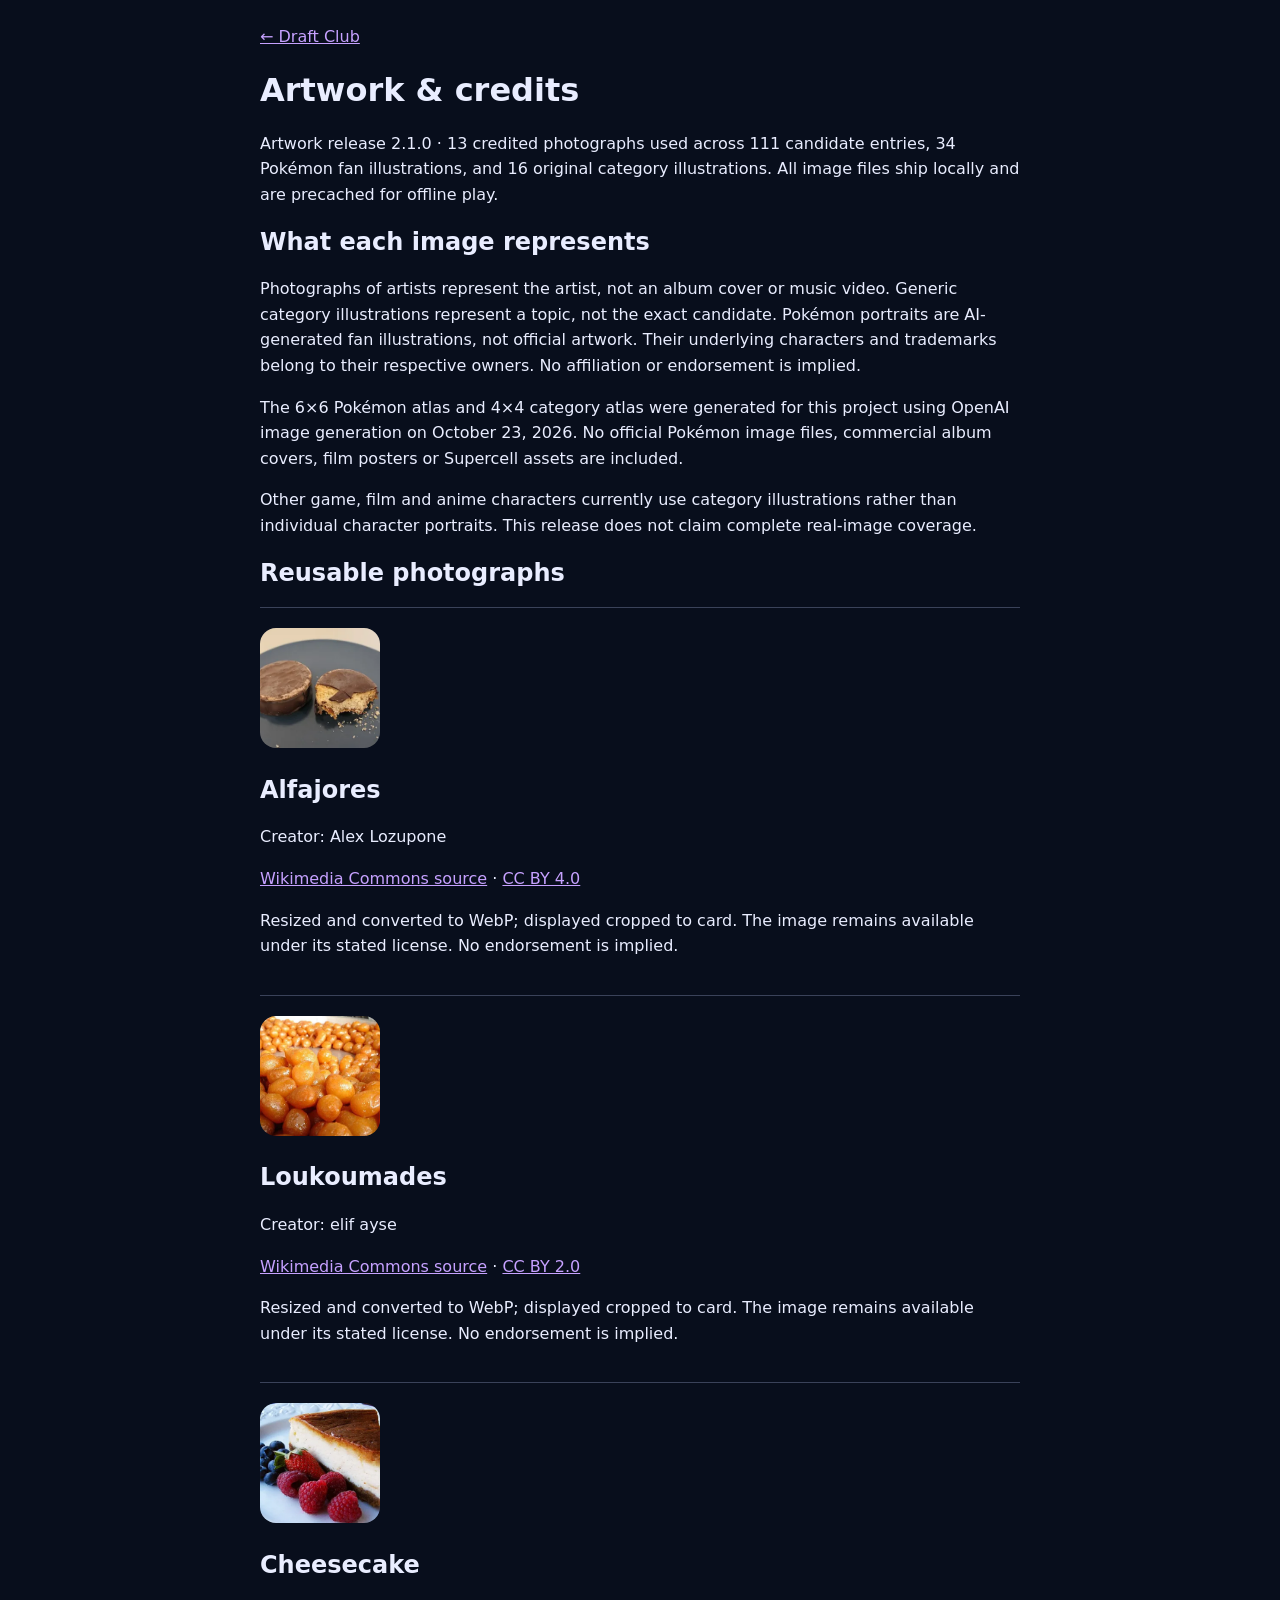
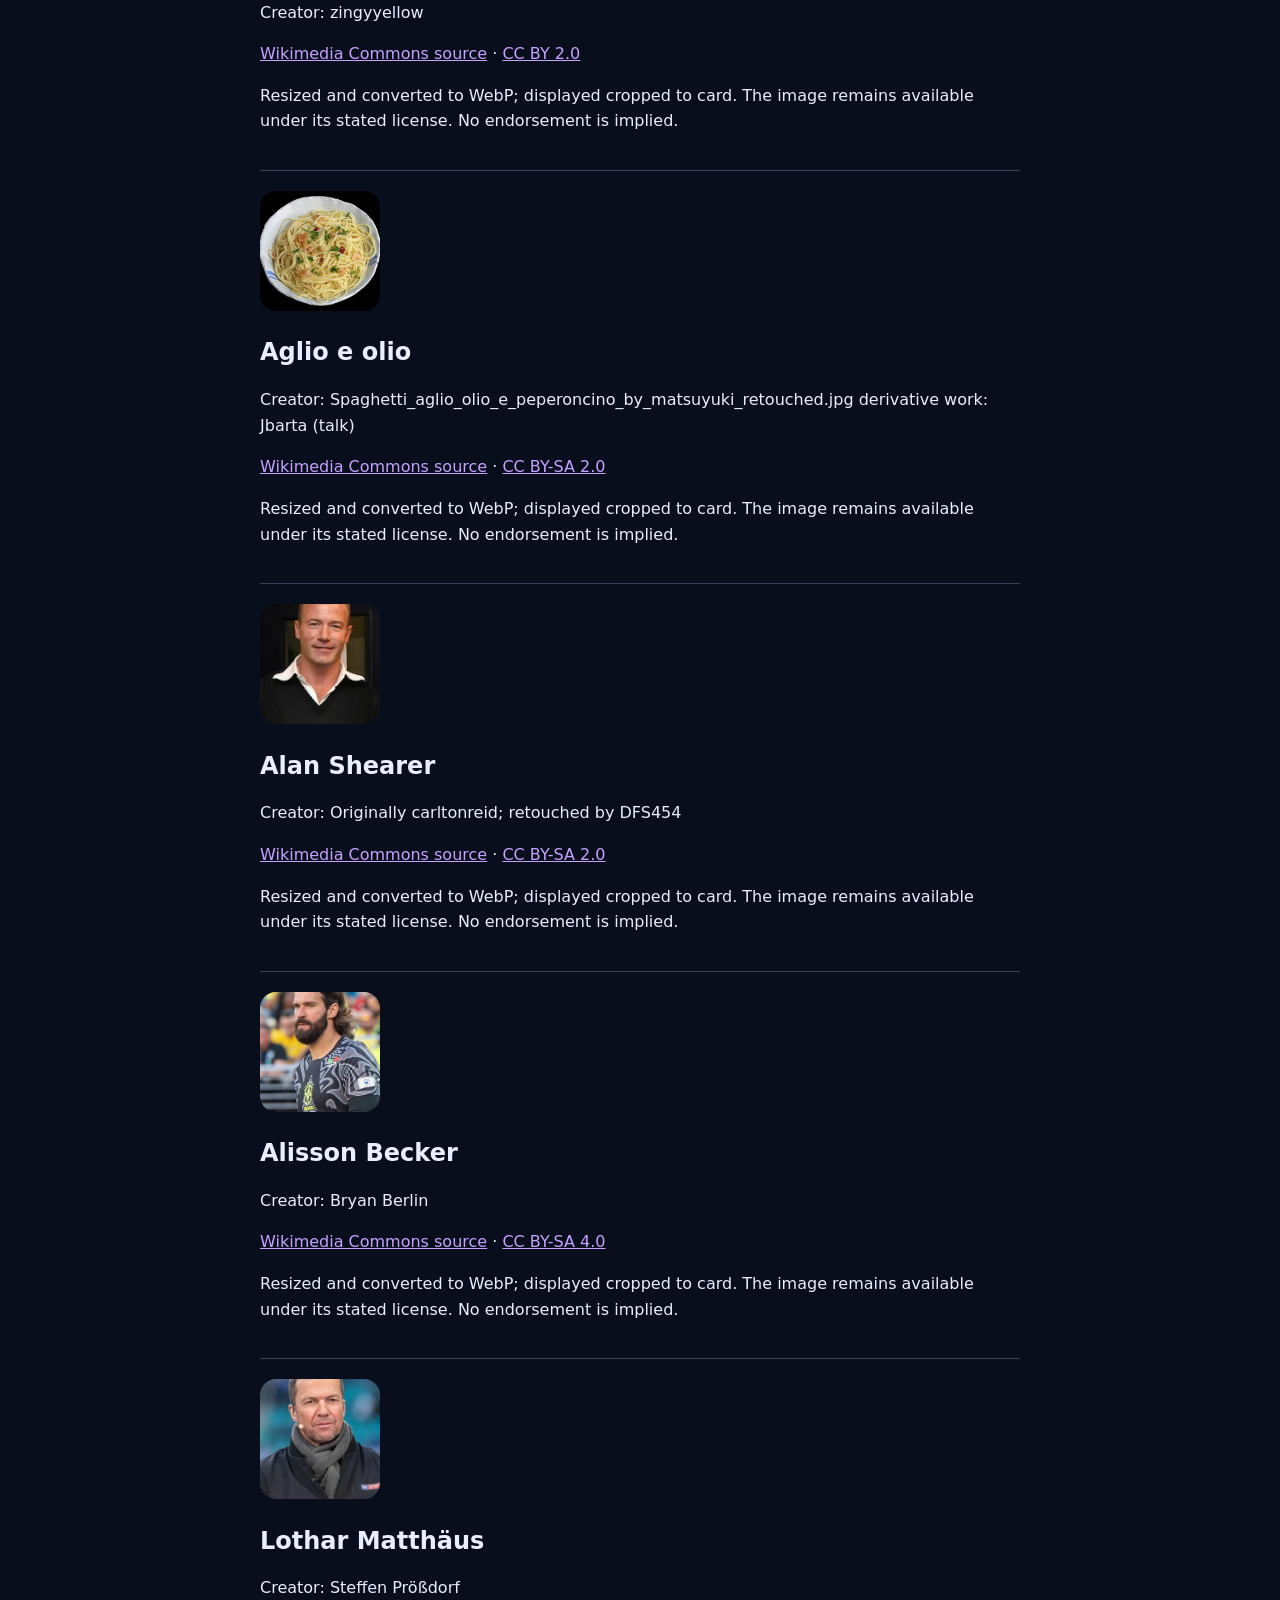
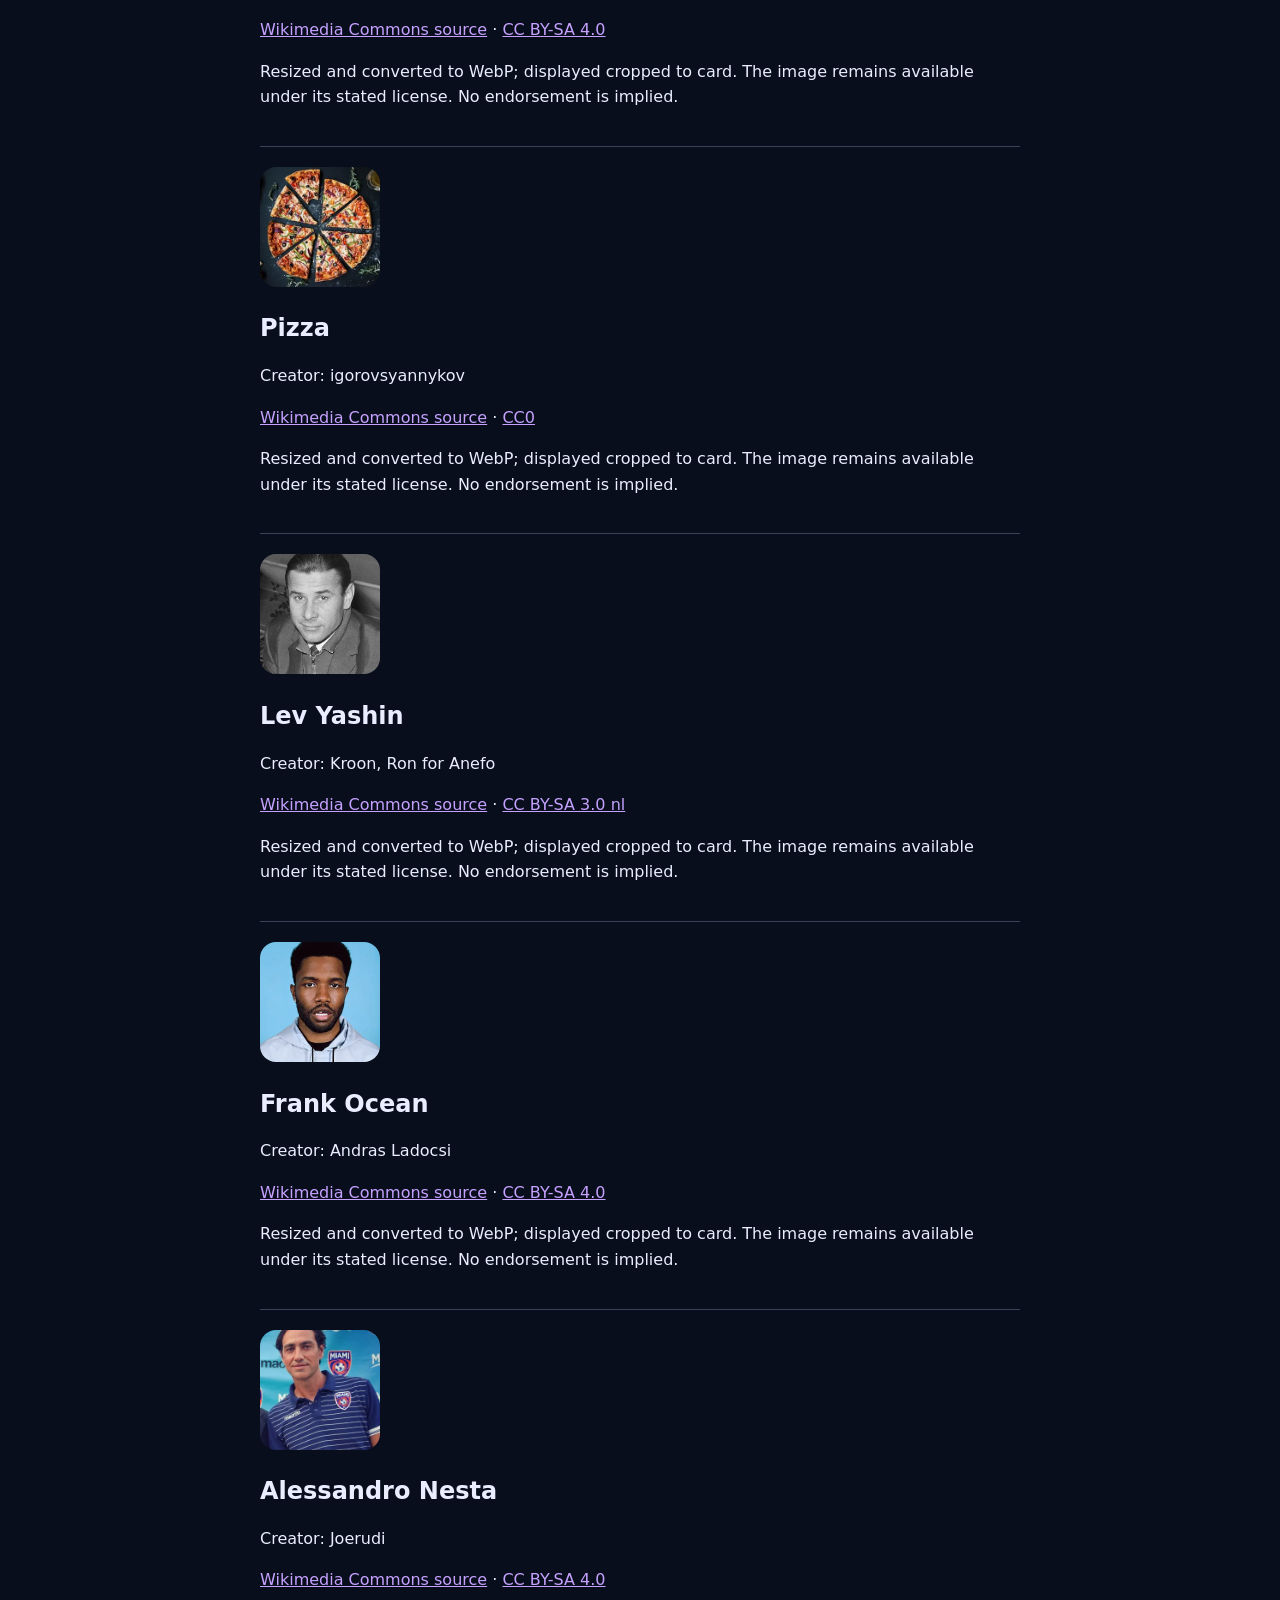
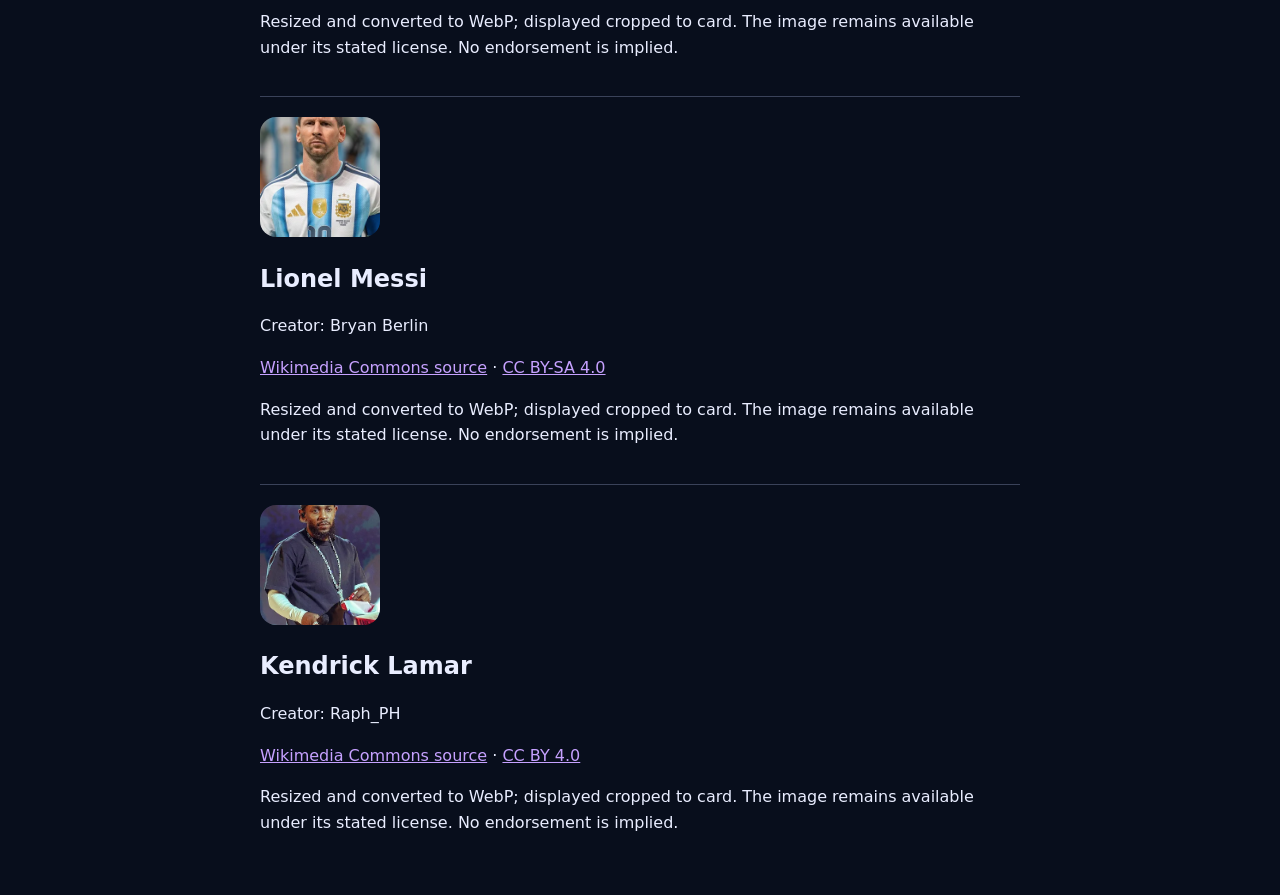
<file: artwork-credits.html>
<!doctype html><html lang="en"><meta charset="utf-8"><meta name="viewport" content="width=device-width,initial-scale=1"><title>Draft Club · Artwork credits</title><style>body{font:16px/1.6 system-ui;background:#080e1c;color:#e9edff;max-width:760px;margin:auto;padding:24px}a{color:#c6a1ff}article{padding:20px 0;border-top:1px solid #3a4259}article img{width:120px;height:120px;object-fit:cover;border-radius:16px}h1,h2{line-height:1.2}code{overflow-wrap:anywhere}</style><a href="./">← Draft Club</a><h1>Artwork &amp; credits</h1><p>Artwork release 2.1.0 · 13 credited photographs used across 111 candidate entries, 34 Pokémon fan illustrations, and 16 original category illustrations. All image files ship locally and are precached for offline play.</p><h2>What each image represents</h2><p>Photographs of artists represent the artist, not an album cover or music video. Generic category illustrations represent a topic, not the exact candidate. Pokémon portraits are AI-generated fan illustrations, not official artwork. Their underlying characters and trademarks belong to their respective owners. No affiliation or endorsement is implied.</p><p>The 6×6 Pokémon atlas and 4×4 category atlas were generated for this project using OpenAI image generation on October 23, 2026. No official Pokémon image files, commercial album covers, film posters or Supercell assets are included.</p><p>Other game, film and anime characters currently use category illustrations rather than individual character portraits. This release does not claim complete real-image coverage.</p><h2>Reusable photographs</h2><article id="0e4693953e8cdb47"><img src="./assets/images/0e4693953e8cdb47.webp" alt="Alfajores"><h2>Alfajores</h2><p>Creator: Alex Lozupone</p><p><a href="https://commons.wikimedia.org/wiki/File:AlfajoresP1115215_02.jpg">Wikimedia Commons source</a> · <a href="https://creativecommons.org/licenses/by/4.0">CC BY 4.0</a></p><p>Resized and converted to WebP; displayed cropped to card. The image remains available under its stated license. No endorsement is implied.</p></article><article id="0e55360d8bc4e8e7"><img src="./assets/images/0e55360d8bc4e8e7.webp" alt="Loukoumades"><h2>Loukoumades</h2><p>Creator: elif ayse</p><p><a href="https://commons.wikimedia.org/wiki/File:Sam%27dan_lokma_tatlisi.jpg">Wikimedia Commons source</a> · <a href="https://creativecommons.org/licenses/by/2.0">CC BY 2.0</a></p><p>Resized and converted to WebP; displayed cropped to card. The image remains available under its stated license. No endorsement is implied.</p></article><article id="1f1ecbf06d4577e3"><img src="./assets/images/1f1ecbf06d4577e3.webp" alt="Cheesecake"><h2>Cheesecake</h2><p>Creator: zingyyellow</p><p><a href="https://commons.wikimedia.org/wiki/File:Baked_cheesecake_with_raspberries_and_blueberries.jpg">Wikimedia Commons source</a> · <a href="https://creativecommons.org/licenses/by/2.0">CC BY 2.0</a></p><p>Resized and converted to WebP; displayed cropped to card. The image remains available under its stated license. No endorsement is implied.</p></article><article id="2b27e9f7cb6f7233"><img src="./assets/images/2b27e9f7cb6f7233.webp" alt="Aglio e olio"><h2>Aglio e olio</h2><p>Creator: Spaghetti_aglio_olio_e_peperoncino_by_matsuyuki_retouched.jpg
derivative work: Jbarta (talk)</p><p><a href="https://commons.wikimedia.org/wiki/File:Aglio_e_olio.jpg">Wikimedia Commons source</a> · <a href="https://creativecommons.org/licenses/by-sa/2.0">CC BY-SA 2.0</a></p><p>Resized and converted to WebP; displayed cropped to card. The image remains available under its stated license. No endorsement is implied.</p></article><article id="2f276ebab9f81a07"><img src="./assets/images/2f276ebab9f81a07.webp" alt="Alan Shearer"><h2>Alan Shearer</h2><p>Creator: Originally carltonreid; retouched by DFS454</p><p><a href="https://commons.wikimedia.org/wiki/File:Alan_Shearer_2008.jpg">Wikimedia Commons source</a> · <a href="https://creativecommons.org/licenses/by-sa/2.0">CC BY-SA 2.0</a></p><p>Resized and converted to WebP; displayed cropped to card. The image remains available under its stated license. No endorsement is implied.</p></article><article id="41d992b0166abc80"><img src="./assets/images/41d992b0166abc80.webp" alt="Alisson Becker"><h2>Alisson Becker</h2><p>Creator: Bryan Berlin</p><p><a href="https://commons.wikimedia.org/wiki/File:Alisson_Becker_Brazil_V_Morocco_13_June_2026-117_(cropped).jpg">Wikimedia Commons source</a> · <a href="https://creativecommons.org/licenses/by-sa/4.0">CC BY-SA 4.0</a></p><p>Resized and converted to WebP; displayed cropped to card. The image remains available under its stated license. No endorsement is implied.</p></article><article id="771fe4b438e56818"><img src="./assets/images/771fe4b438e56818.webp" alt="Lothar Matthäus"><h2>Lothar Matthäus</h2><p>Creator: Steffen Prößdorf</p><p><a href="https://commons.wikimedia.org/wiki/File:2019_Lothar_Matth%C3%A4us.jpg">Wikimedia Commons source</a> · <a href="https://creativecommons.org/licenses/by-sa/4.0">CC BY-SA 4.0</a></p><p>Resized and converted to WebP; displayed cropped to card. The image remains available under its stated license. No endorsement is implied.</p></article><article id="bec63c17180bebc5"><img src="./assets/images/bec63c17180bebc5.webp" alt="Pizza"><h2>Pizza</h2><p>Creator: igorovsyannykov</p><p><a href="https://commons.wikimedia.org/wiki/File:Pizza-3007395.jpg">Wikimedia Commons source</a> · <a href="http://creativecommons.org/publicdomain/zero/1.0/deed.en">CC0</a></p><p>Resized and converted to WebP; displayed cropped to card. The image remains available under its stated license. No endorsement is implied.</p></article><article id="c884ed55b0776e5d"><img src="./assets/images/c884ed55b0776e5d.webp" alt="Lev Yashin"><h2>Lev Yashin</h2><p>Creator: Kroon, Ron for Anefo</p><p><a href="https://commons.wikimedia.org/wiki/File:LevYashin.JPG">Wikimedia Commons source</a> · <a href="https://creativecommons.org/licenses/by-sa/3.0/nl/deed.en">CC BY-SA 3.0 nl</a></p><p>Resized and converted to WebP; displayed cropped to card. The image remains available under its stated license. No endorsement is implied.</p></article><article id="e438eb56285831f1"><img src="./assets/images/e438eb56285831f1.webp" alt="Frank Ocean"><h2>Frank Ocean</h2><p>Creator: Andras Ladocsi</p><p><a href="https://commons.wikimedia.org/wiki/File:Frank_Ocean_2022_Blonded.jpg">Wikimedia Commons source</a> · <a href="https://creativecommons.org/licenses/by-sa/4.0">CC BY-SA 4.0</a></p><p>Resized and converted to WebP; displayed cropped to card. The image remains available under its stated license. No endorsement is implied.</p></article><article id="f42dac58ff0720cc"><img src="./assets/images/f42dac58ff0720cc.webp" alt="Alessandro Nesta"><h2>Alessandro Nesta</h2><p>Creator: Joerudi</p><p><a href="https://commons.wikimedia.org/wiki/File:Alessandro_Nesta_as_Miami_FC_Manager.jpg">Wikimedia Commons source</a> · <a href="https://creativecommons.org/licenses/by-sa/4.0">CC BY-SA 4.0</a></p><p>Resized and converted to WebP; displayed cropped to card. The image remains available under its stated license. No endorsement is implied.</p></article><article id="f91a968380d15053"><img src="./assets/images/f91a968380d15053.webp" alt="Lionel Messi"><h2>Lionel Messi</h2><p>Creator: Bryan Berlin</p><p><a href="https://commons.wikimedia.org/wiki/File:Leo_Messi_Argentina_v_Egypt_7_July_2026-1.jpg">Wikimedia Commons source</a> · <a href="https://creativecommons.org/licenses/by-sa/4.0">CC BY-SA 4.0</a></p><p>Resized and converted to WebP; displayed cropped to card. The image remains available under its stated license. No endorsement is implied.</p></article><article id="fab80d429c4b48ab"><img src="./assets/images/fab80d429c4b48ab.webp" alt="Kendrick Lamar"><h2>Kendrick Lamar</h2><p>Creator: Raph_PH</p><p><a href="https://commons.wikimedia.org/wiki/File:KendrickSZASPurs230725-144_(cropped)_desaturated.jpg">Wikimedia Commons source</a> · <a href="https://creativecommons.org/licenses/by/4.0">CC BY 4.0</a></p><p>Resized and converted to WebP; displayed cropped to card. The image remains available under its stated license. No endorsement is implied.</p></article></html>
</file>
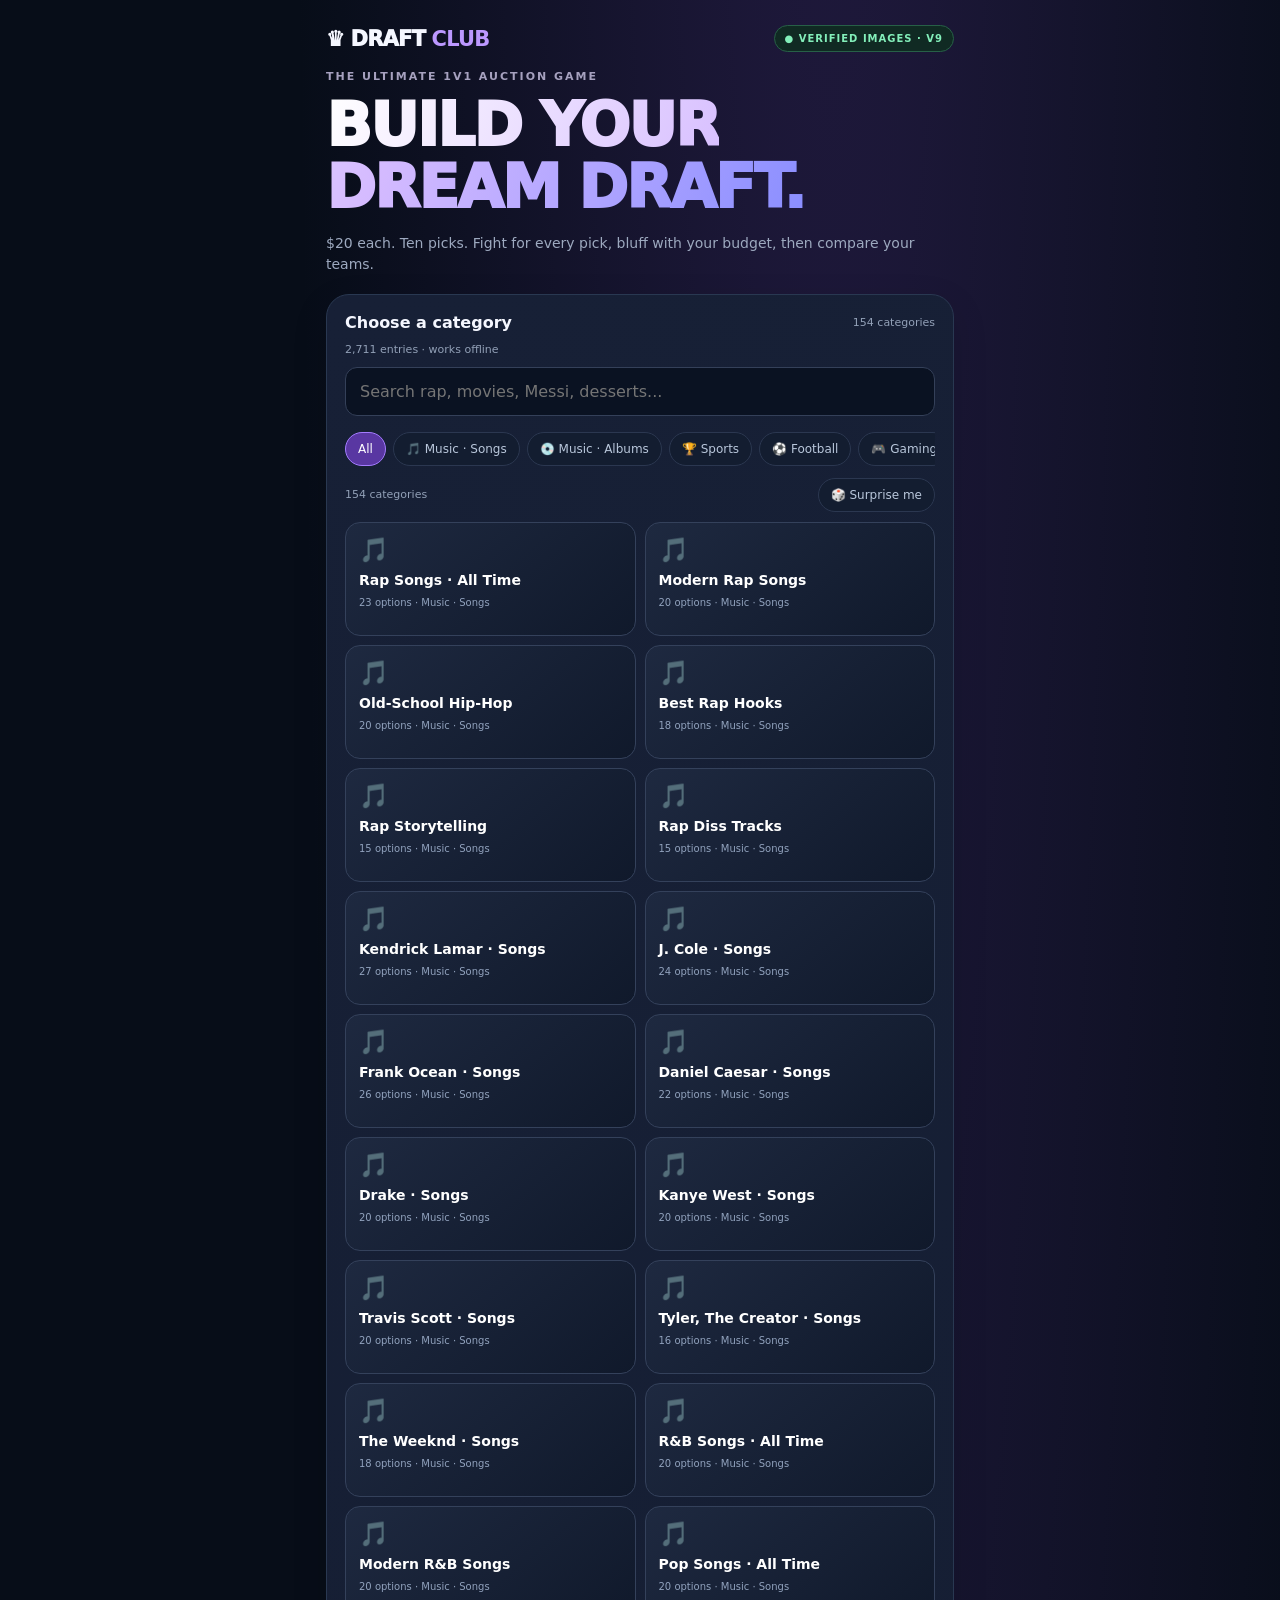
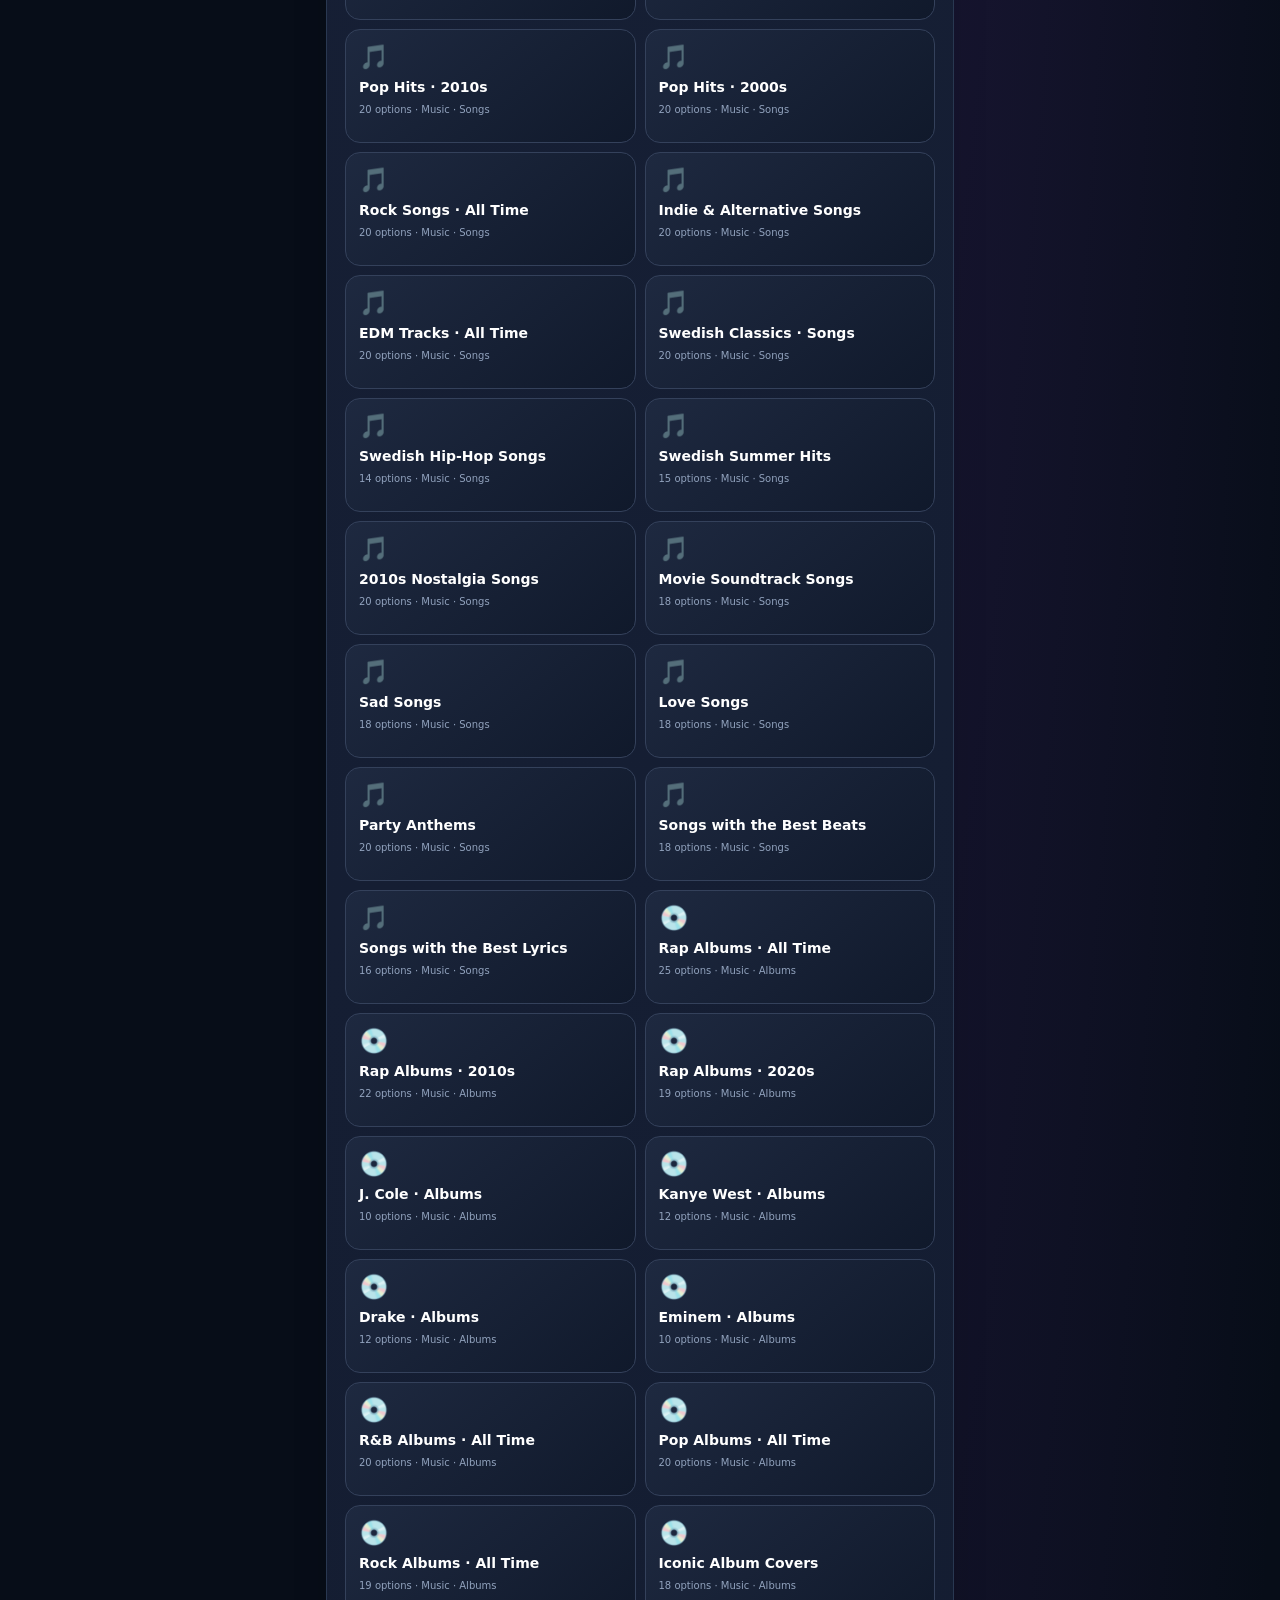
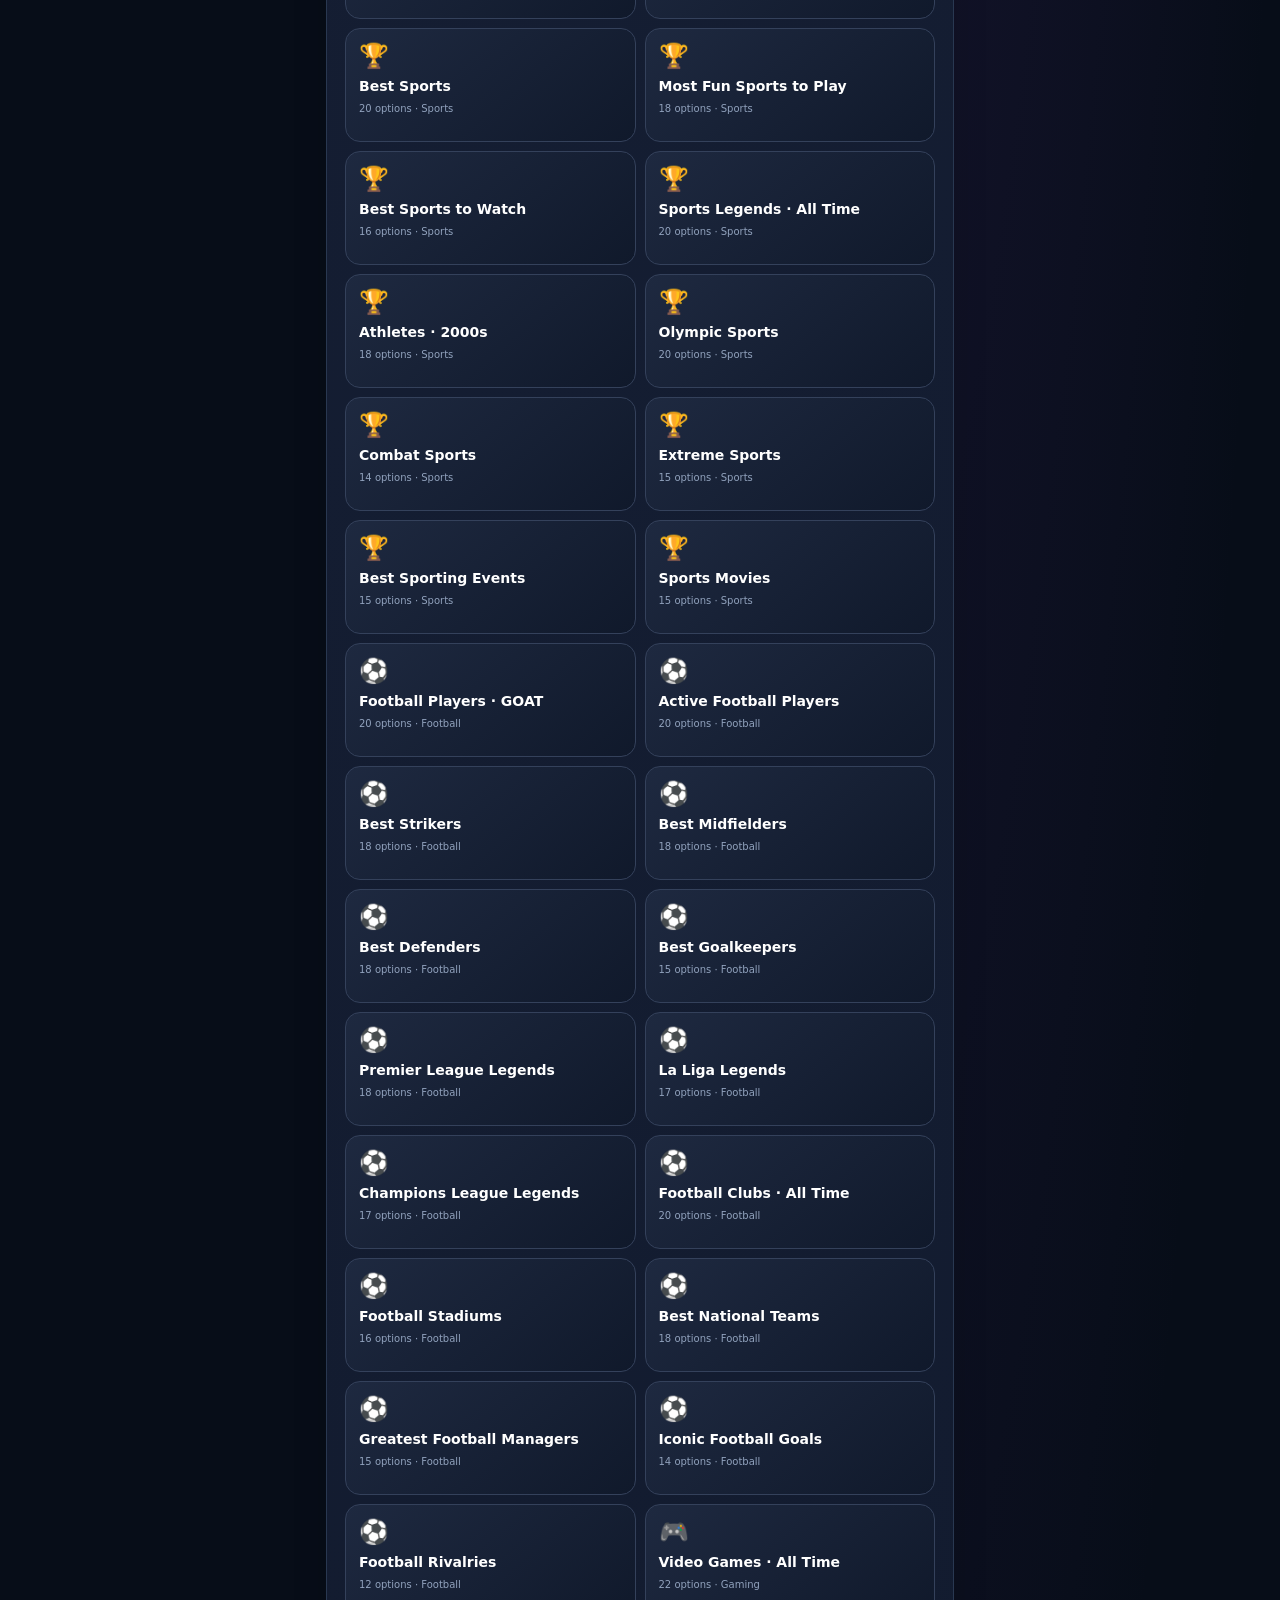
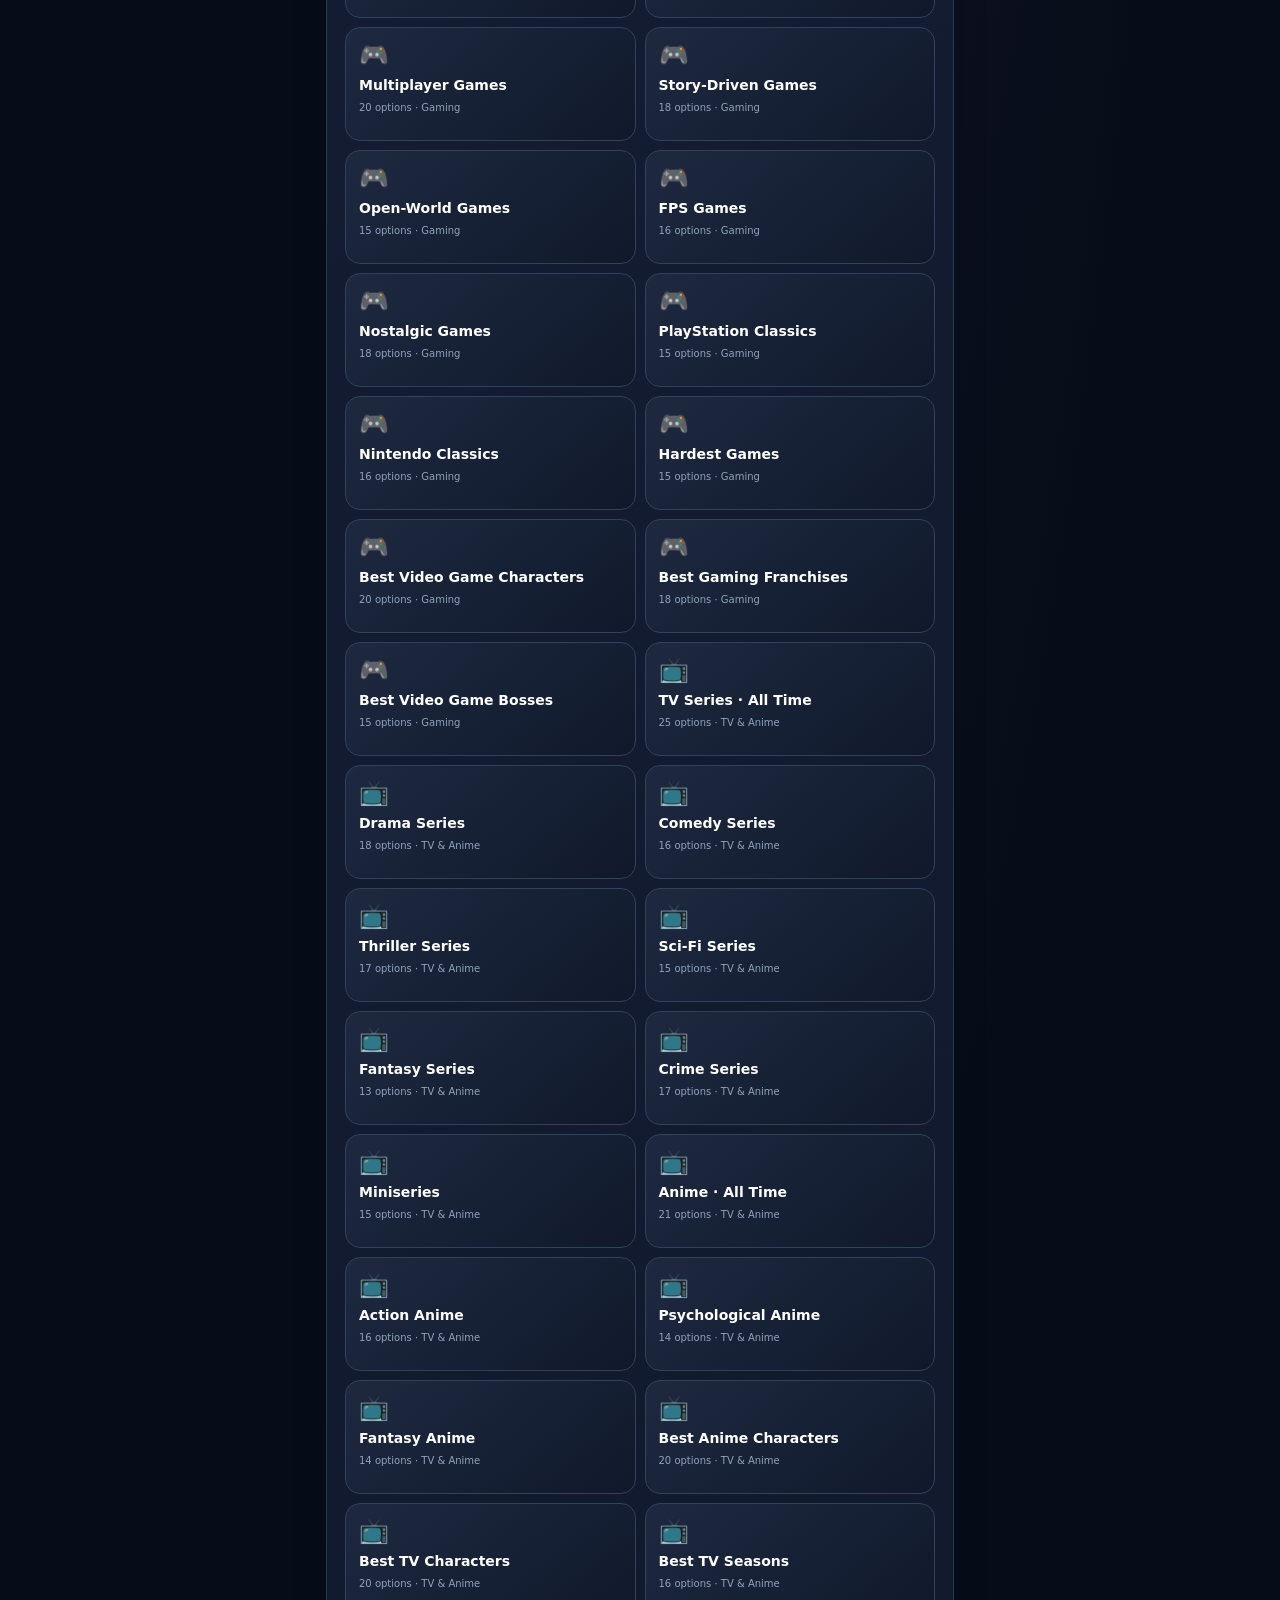
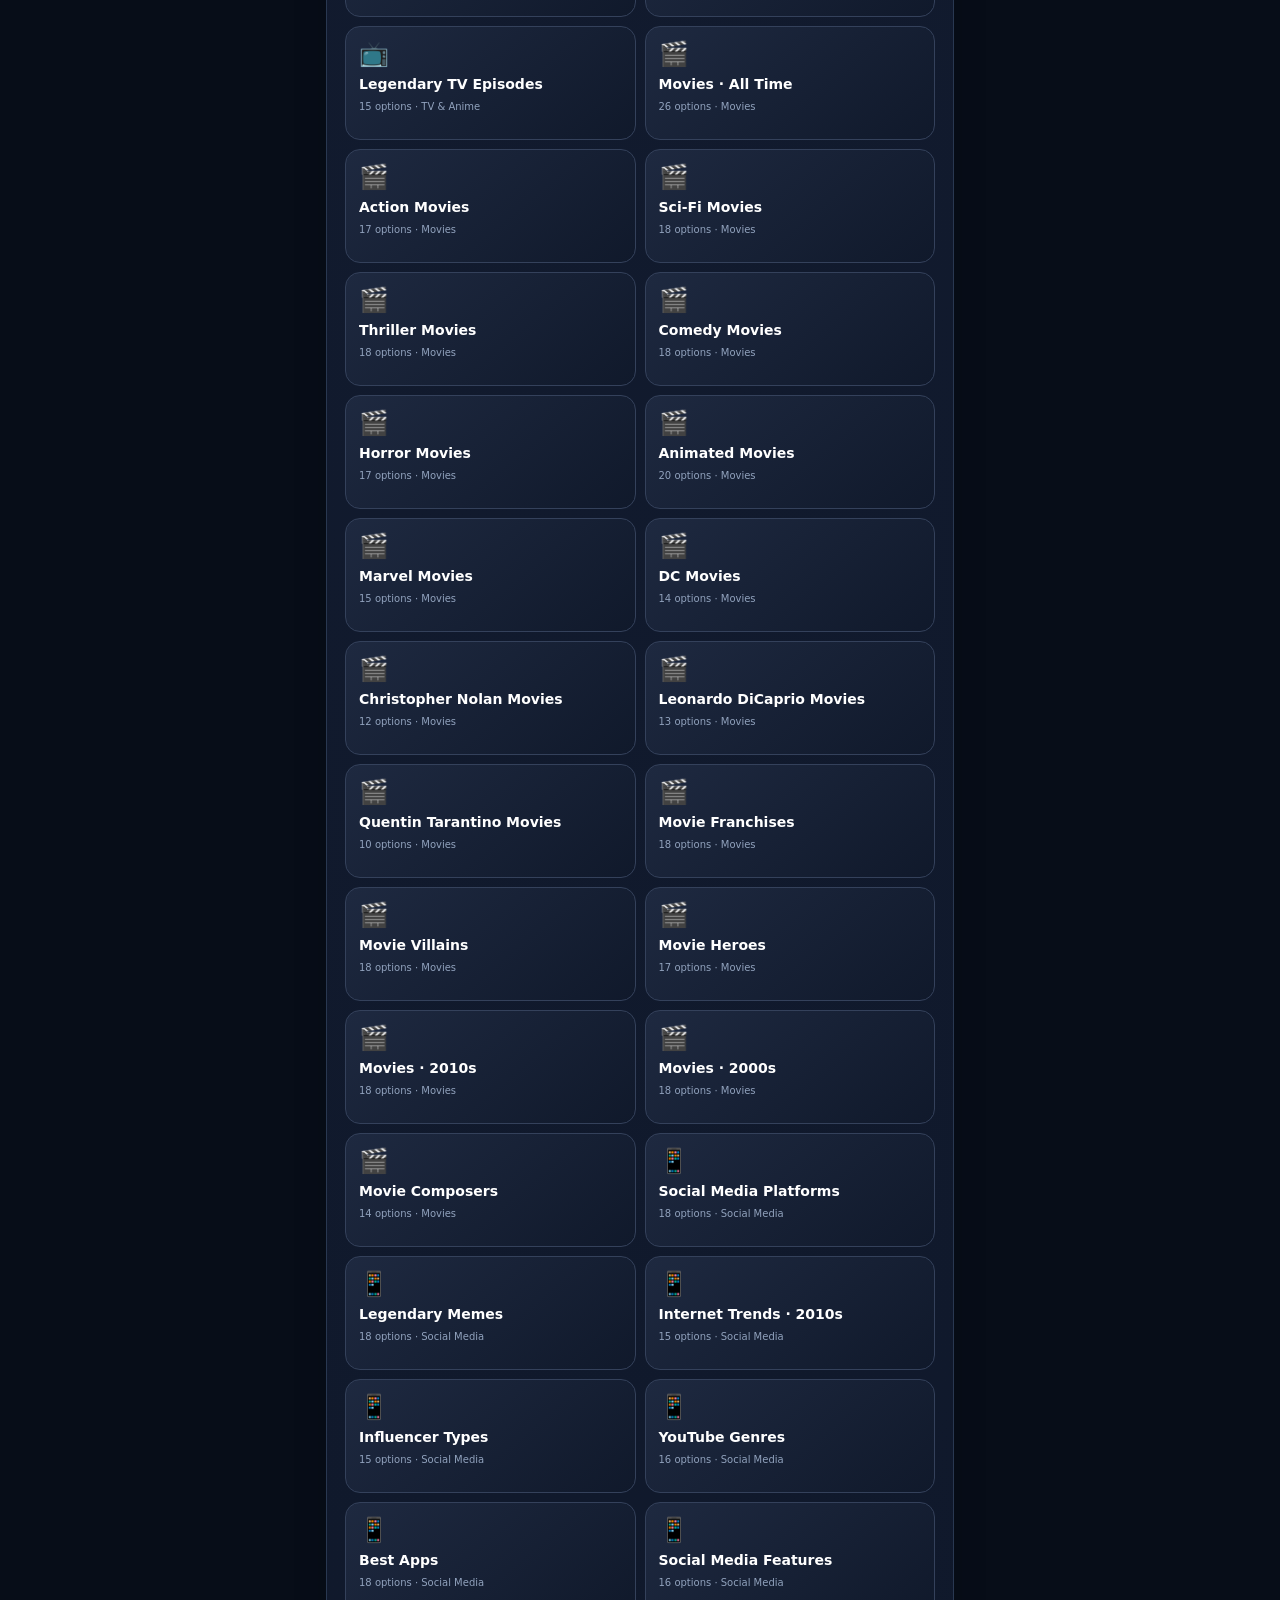
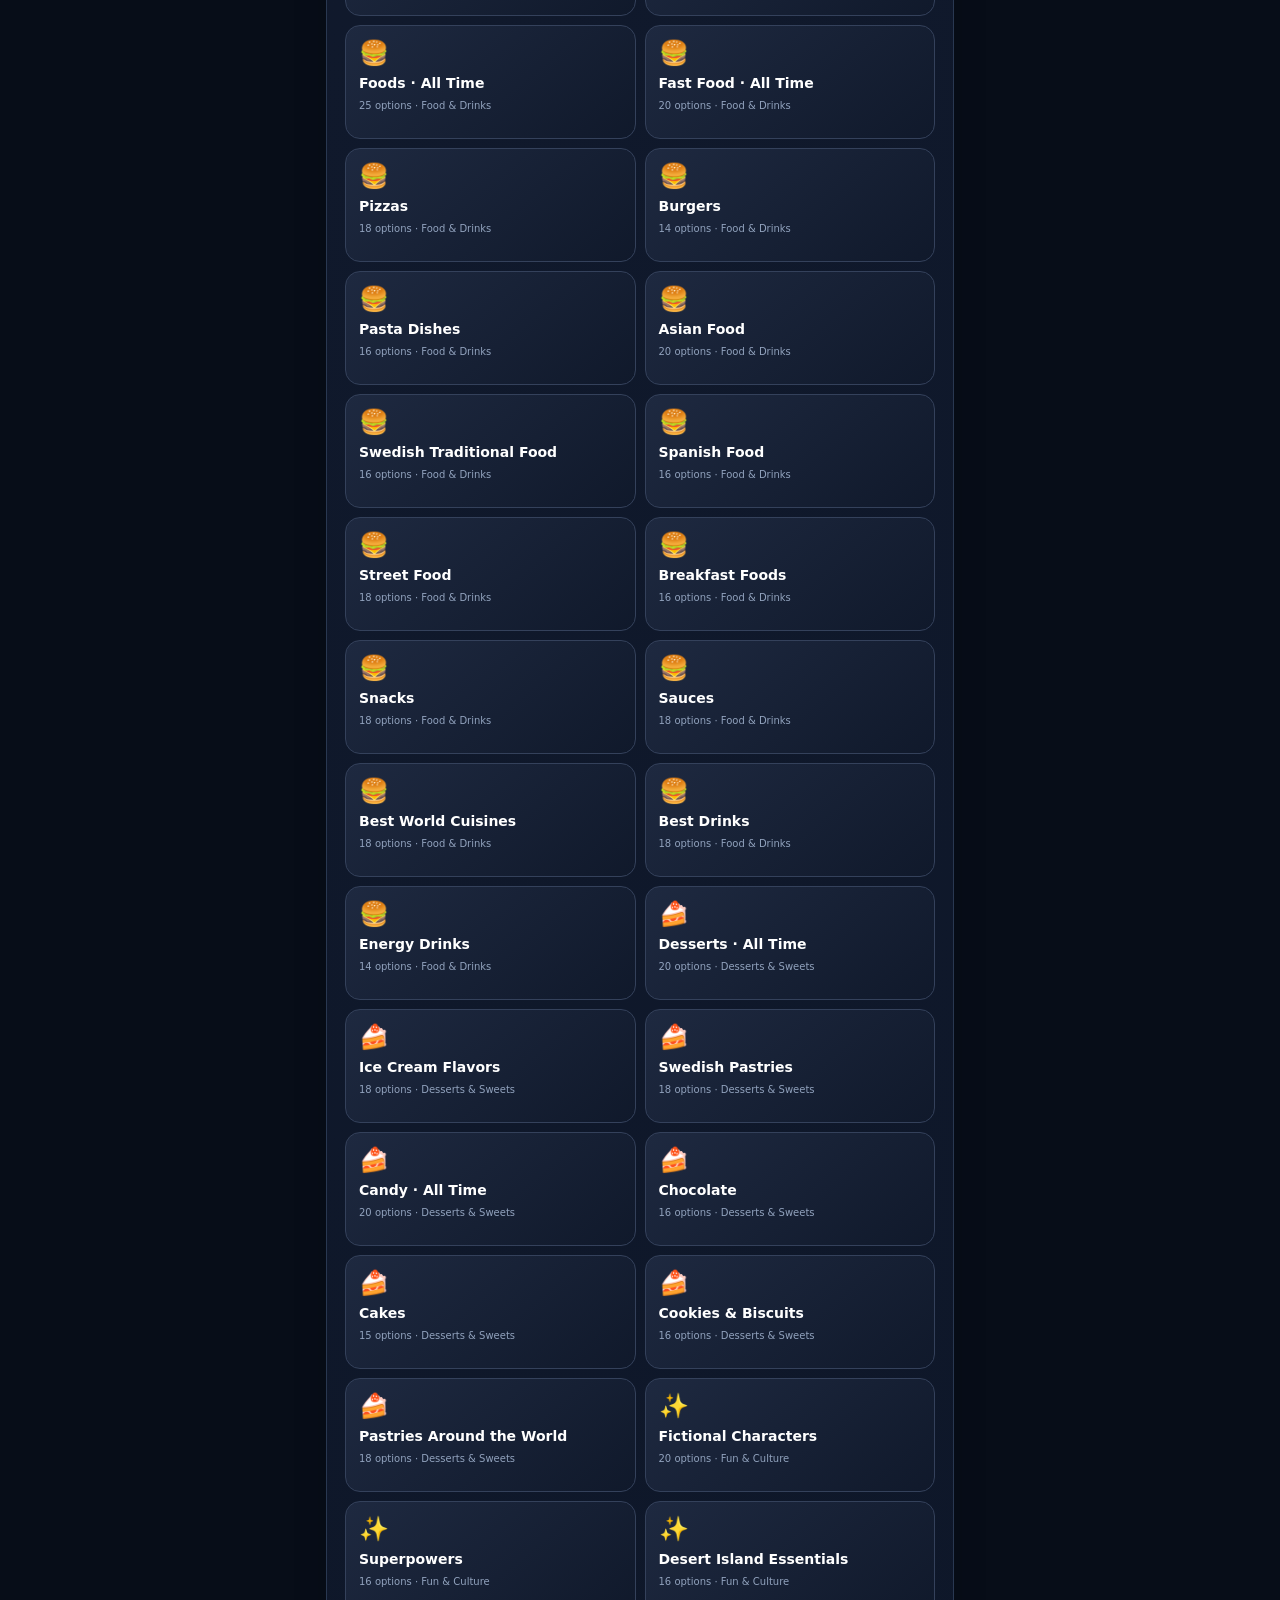
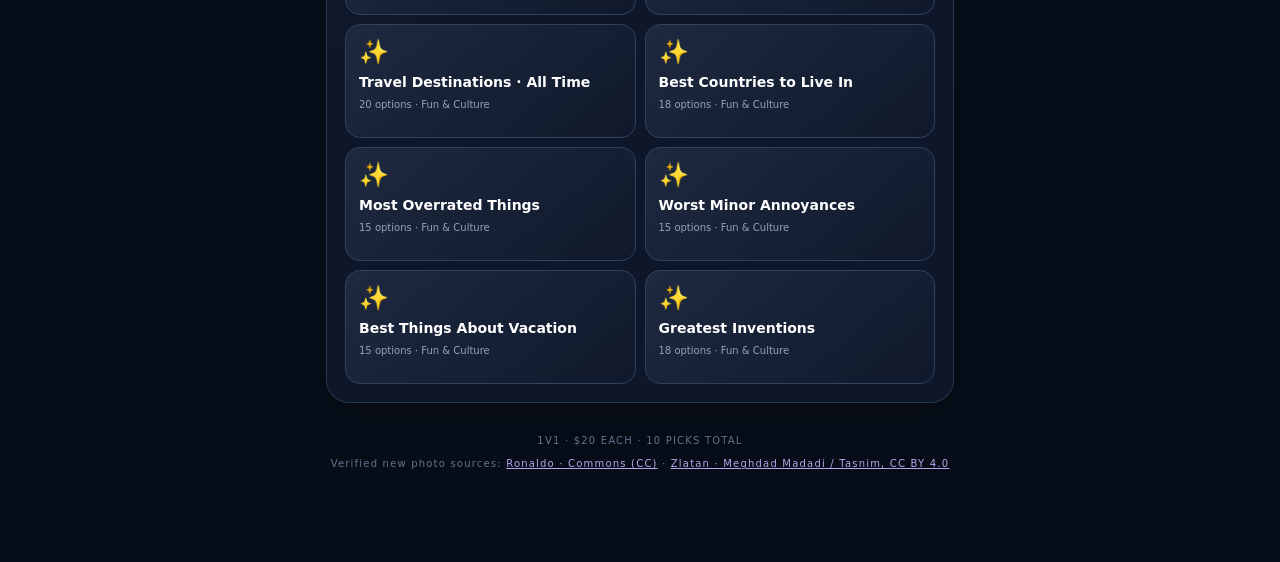
<file: Draft_Club_V10.1.html>
<!DOCTYPE html><html lang="en"><head><meta charset="utf-8"><meta name="viewport" content="width=device-width,initial-scale=1,viewport-fit=cover"><meta name="theme-color" content="#070d18"><title>Draft Club · V10.1</title><style>
:root{color-scheme:dark;font-family:system-ui,-apple-system,Segoe UI,sans-serif;background:#070d18;color:#f5f7ff}*{box-sizing:border-box}body{margin:0;background:radial-gradient(ellipse at 65% -12%,#462c776b,transparent 46%),#070d18;min-height:100vh}button,input{font:inherit}button{cursor:pointer}button:disabled{opacity:.35;cursor:not-allowed}button:focus-visible,input:focus-visible{outline:3px solid #ad9bff}.app{max-width:660px;margin:auto;padding:18px 16px 90px}.top{display:flex;align-items:center;justify-content:space-between;padding:7px 0 18px}.brand{font-weight:1000;font-size:21px;letter-spacing:-.8px}.brand b{color:#bc98ff}.tag{font-size:10px;font-weight:900;letter-spacing:1px;color:#83efba;border:1px solid #276047;background:#102a23;padding:7px 10px;border-radius:30px}.eyebrow{font-size:11px;font-weight:900;letter-spacing:2px;color:#a6a1bf;text-transform:uppercase}.headline{font-size:clamp(36px,9vw,60px);letter-spacing:-2px;font-weight:1000;line-height:1.03;margin:12px 0}.grad{background:linear-gradient(110deg,#fff,#d5bbff,#8a8eff);background-clip:text;-webkit-background-clip:text;color:transparent}.muted{color:#9da9bf;font-size:14px;line-height:1.55}.panel,.hero,.resultCard{background:linear-gradient(160deg,#172036,#0e1729);border:1px solid #293851;border-radius:23px;padding:18px;margin-top:18px;box-shadow:0 12px 35px #0002}.row{display:flex;align-items:center;justify-content:space-between;gap:10px}.sub{color:#92a0b7;font-size:11px}.search,.name{width:100%;padding:14px;background:#0a1222;color:#fff;border:1px solid #344059;border-radius:12px}.filters{display:flex;gap:7px;overflow-x:auto;padding:16px 0 12px;scrollbar-width:none}.chip{flex:0 0 auto;background:#131d30;border:1px solid #2b3750;color:#b9c7db;border-radius:50px;padding:9px 12px;font-size:12px}.chip.active{background:#5937a2;color:white;border-color:#a47cff}.catgrid{display:grid;grid-template-columns:repeat(2,minmax(0,1fr));gap:9px}.cat{border:1px solid #34415b;background:linear-gradient(140deg,#1e2940,#10192b);border-radius:15px;text-align:left;padding:13px;min-height:114px;color:#fff;display:flex;flex-direction:column;gap:8px}.cat .emoji{font-size:24px}.cat strong{font-size:14px;line-height:1.25}.cat small{color:#91a2bd;font-size:10px}.primary{background:linear-gradient(120deg,#9556fa,#633be4);box-shadow:0 6px 25px #682ac846;color:#fff;border:0;border-radius:15px;width:100%;padding:17px;font-weight:900;margin-top:14px}.back{border:0;background:transparent;color:#bbc7df;font-weight:750;padding:8px 0}.grid2{display:grid;grid-template-columns:repeat(2,minmax(0,1fr));gap:10px}.mode{background:#101a2d;color:#dce5f7;border:1px solid #35425b;border-radius:16px;padding:16px 10px;text-align:left}.mode.active{border-color:#b58dfc;background:#382458}.mode strong{font-size:15px;display:block}.mode small{color:#a2adc3;display:block;margin-top:7px;line-height:1.4}.sectiontitle{font-size:14px;margin:20px 0 9px}.player{border:1px solid #303b55;background:#121b2e;padding:14px;border-radius:16px;min-height:110px;text-align:center}.player.on{background:linear-gradient(130deg,#123d34,#132d32);border:2px solid #38d99c}.pname{font-size:13px;font-weight:900;overflow-wrap:anywhere}.money{font-size:28px;font-weight:1000;margin:6px 0}.picks{color:#a0abc0;font-size:11px}.turnpill{margin-top:6px;color:#6df0b4;font-size:11px;font-weight:900}.hero{text-align:center;margin-top:15px;padding:20px 12px 16px}.art{width:146px;height:146px;border-radius:16px;box-shadow:0 15px 35px #0007;margin:12px auto 10px;display:block;object-fit:cover}.itemtitle{font-size:clamp(23px,7vw,34px);font-weight:950;line-height:1.14;overflow-wrap:anywhere}.artist{color:#b4c5d8;font-size:13px;margin-top:5px}.pricelabel{font-size:11px;letter-spacing:2px;color:#99a6bb;margin-top:14px;font-weight:850}.price{font-size:43px;font-weight:1000}.turn{font-size:17px;text-align:center;font-weight:950;margin:18px 0 12px}.raise{display:flex;justify-content:space-between;align-items:center;background:#141d30;border:1px solid #2e3b53;border-radius:14px;padding:9px 12px;margin-bottom:12px}.stepper{display:flex;align-items:center;gap:12px}.stepper button{color:#fff;font-size:23px;font-weight:850;width:43px;height:43px;background:#2a3854;border:1px solid #405574;border-radius:11px}.stepper output{font-size:19px;min-width:48px;text-align:center;font-weight:950}.action{border:0;height:100px;border-radius:17px;color:white;font-weight:1000;font-size:18px;display:flex;flex-direction:column;align-items:center;justify-content:center;gap:3px}.action small{font-size:11px;font-weight:650}.action .symbol{font-size:29px}.give{background:linear-gradient(160deg,#f14d63,#b91c43)}.bid{background:linear-gradient(160deg,#29d582,#078e60)}.footnote{font-size:12px;color:#9aabc5;line-height:1.5}.notice{background:#152b30;border:1px solid #265e56;color:#96f2cc;border-radius:12px;padding:11px;margin:13px 0;font-size:12px}.drafts{display:grid;grid-template-columns:repeat(2,minmax(0,1fr));gap:10px;margin-top:18px}.list{padding:11px;border:1px solid #2c3850;border-radius:14px;background:#10192b}.list h3{font-size:13px;overflow-wrap:anywhere}.pickitem{display:flex;align-items:center;gap:8px;padding:7px 0;border-top:1px solid #29344d;font-size:11px;overflow-wrap:anywhere}.miniart{width:37px;height:37px;border-radius:6px;flex:none}.pickitem small{color:#a7b0c0}.pictext{min-width:0;flex:1}.secondary{width:100%;padding:14px 8px;border:1px solid #3b4864;background:#162238;color:white;border-radius:12px;font-weight:850}.result{font-size:27px;font-weight:1000}.score{font-size:36px;font-weight:1000}.center{text-align:center}.tip{color:#b0bbd0;font-size:12px;line-height:1.6}footer{padding-top:32px;text-align:center;font-size:10px;color:#64728c;letter-spacing:1.2px}@media(max-width:370px){.app{padding:12px 10px 60px}.action{font-size:16px}.cat{min-height:120px}}

/* Prevent iOS double-tap zoom during rapid bidding; pinch zoom remains available. */
html,body,button,input,select,textarea,a,[role="button"]{touch-action:manipulation}

/* No double-tap zoom on interactive controls; pinch zoom remains available. */
html,body{touch-action:manipulation}
button,.action,.stepper,[role="button"]{touch-action:manipulation;-webkit-user-select:none;user-select:none;-webkit-tap-highlight-color:transparent}
.no-image{display:flex;align-items:center;justify-content:center;text-align:center;background:#121a2b;border:1px dashed #43506b;color:#8492b3;font-size:10px;font-weight:800;letter-spacing:.7px;padding:10px}.no-image span{max-width:120px}.no-image{width:146px;height:146px;border:1px solid #34425c;border-radius:16px;margin:12px auto 10px;display:flex;align-items:center;justify-content:center;background:#111b2e;color:#91a3bf;text-align:center;font-size:10px;letter-spacing:1px;font-weight:800;padding:12px}html,body,button{touch-action:manipulation}button{-webkit-user-select:none;user-select:none}
/* V10.1: compact, responsive draft lists. Avoid the large auction-image styles
   taking over roster thumbnails when a candidate has no verified photo. */
.drafts{grid-template-columns:minmax(0,1fr);gap:12px}
.drafts .list{min-width:0;overflow:hidden;padding:14px}
.drafts .list h3{margin:0 0 10px;line-height:1.4;font-size:15px}
.drafts .pickitem{display:grid;grid-template-columns:44px minmax(0,1fr) auto;align-items:center;column-gap:11px;min-width:0;padding:10px 0;font-size:13px;line-height:1.35}
.drafts .pickitem .miniart{display:flex;align-items:center;justify-content:center;width:44px;height:44px;min-width:44px;min-height:44px;max-width:44px;max-height:44px;margin:0;padding:0;border-radius:9px;object-fit:cover;overflow:hidden;box-shadow:none}
.drafts .pickitem .no-image.miniart span{font-size:6px;letter-spacing:.2px;line-height:1.2;overflow-wrap:normal;text-align:center;padding:3px}
.drafts .pickitem .pictext{min-width:0;overflow-wrap:break-word;word-break:normal;white-space:normal;font-size:13px}
.drafts .pickitem small{font-size:12px;white-space:nowrap;align-self:center}
</style></head><body><div class="app"><header class="top"><div class="brand">♛ DRAFT <b>CLUB</b></div><div class="tag">● VERIFIED IMAGES · V9</div></header><main id="view"><section class="panel" style="margin-top:35px;padding:24px"><h1 style="font-size:26px">This preview cannot run the game</h1><p class="muted">The HTML viewer you opened does not appear to execute JavaScript. The draft requires a browser or HTML viewer with JavaScript enabled. Open this file in a browser-capable HTML app, rather than the iPhone Files or ChatGPT preview.</p><p class="muted">The full game and category database are included inside this file. Some externally hosted verified photos require internet until stored locally.</p></section></main><footer>1V1 · $20 EACH · 10 PICKS TOTAL<div style="margin-top:10px;line-height:1.6">Verified new photo sources: <a href="https://commons.wikimedia.org/wiki/File:CR7Portugal24.jpg" target="_blank" rel="noopener" style="color:#b6a6eb">Ronaldo · Commons (CC)</a> · <a href="https://commons.wikimedia.org/wiki/File:Zlatan_Ibrahimovi%C4%87_June_2018.jpg" target="_blank" rel="noopener" style="color:#b6a6eb">Zlatan · Meghdad Madadi / Tasnim, CC BY 4.0</a></div></footer></div><script src="./image-manifest.js"></script><script src="./image-manifest.js"></script><script>
const DATA=[{"group":"Music · Songs","name":"Rap Songs · All Time","items":["Lose Yourself","Stan","NY State of Mind","Juicy","Shook Ones Pt. II","C.R.E.A.M.","Alright","Money Trees","Sing About Me, I’m Dying of Thirst","Runaway","POWER","SICKO MODE","90210","No Role Modelz","The Story of O.J.","HUMBLE.","m.A.A.d city","Ms. Jackson","California Love","Still D.R.E.","Nuthin’ but a G Thang","Family Business","Devil in a New Dress"]},{"group":"Music · Songs","name":"Modern Rap Songs","items":["FE!N","Not Like Us","Like That","Family Ties","Praise The Lord (Da Shine)","goosebumps","SICKO MODE","Surround Sound","Rich Spirit","No Role Modelz","Middle Child","First Person Shooter","Jimmy Cooks","90210","Off The Grid","CARNIVAL","redrum","A Lot","Bank Account","Hotline Bling"]},{"group":"Music · Songs","name":"Old-School Hip-Hop","items":["Juicy","Big Poppa","Hypnotize","California Love","Changes","Dear Mama","Hit ’Em Up","N.Y. State of Mind","The World Is Yours","C.R.E.A.M.","Protect Ya Neck","Shook Ones Pt. II","It Was a Good Day","Straight Outta Compton","Gin and Juice","Still D.R.E.","Forgot About Dre","Ruff Ryders’ Anthem","Ms. Jackson","B.O.B."]},{"group":"Music · Songs","name":"Best Rap Hooks","items":["No Role Modelz","The Real Slim Shady","Without Me","In Da Club","Gold Digger","Stronger","SICKO MODE","HUMBLE.","Hotline Bling","God’s Plan","Mask Off","Goosebumps","The Box","XO TOUR Llif3","Bad and Boujee","Congratulations","Super Bass","Empire State of Mind"]},{"group":"Music · Songs","name":"Rap Storytelling","items":["Stan","Sing About Me, I’m Dying of Thirst","DUCKWORTH.","Brenda’s Got a Baby","Dance with the Devil","4 Your Eyez Only","Wet Dreamz","How Much a Dollar Cost","The Art of Peer Pressure","You Never Know","Keisha’s Song (Her Pain)","The Story of O.J.","Rewind","Mockingbird","Children’s Story"]},{"group":"Music · Songs","name":"Rap Diss Tracks","items":["Not Like Us","euphoria","Meet the Grahams","Hit ’Em Up","Ether","Takeover","The Story of Adidon","No Vaseline","Back to Back","Killshot","The Warning","Real Muthaphuckkin G’s","Like That","Family Matters","6:16 in LA"]},{"group":"Music · Songs","name":"Kendrick Lamar · Songs","items":["Money Trees","Sing About Me, I’m Dying of Thirst","m.A.A.d city","Swimming Pools (Drank)","Bitch, Don’t Kill My Vibe","The Art of Peer Pressure","Alright","King Kunta","The Blacker the Berry","Wesley’s Theory","i","u","DNA.","HUMBLE.","PRIDE.","FEAR.","DUCKWORTH.","ELEMENT.","Count Me Out","N95","Father Time","Mother I Sober","Not Like Us","euphoria","tv off","luther","squabble up"]},{"group":"Music · Songs","name":"J. Cole · Songs","items":["No Role Modelz","Love Yourz","Wet Dreamz","Apparently","G.O.M.D.","January 28th","03’ Adolescence","Fire Squad","A Tale of 2 Citiez","4 Your Eyez Only","Change","Neighbors","Deja Vu","Middle Child","a lot","Kevin’s Heart","ATM","The Climb Back","my life","amari","p r i d e . i s . t h e . d e v i l","Crooked Smile","Power Trip","Work Out"]},{"group":"Music · Songs","name":"Frank Ocean · Songs","items":["Nights","Pink + White","Self Control","White Ferrari","Ivy","Solo","Godspeed","Seigfried","Skyline To","Nikes","Close to You","Chanel","Biking","Provider","DHL","In My Room","Pyramids","Thinkin Bout You","Lost","Super Rich Kids","Sweet Life","Novacane","Swim Good","Bad Religion","Pilot Jones","American Wedding"]},{"group":"Music · Songs","name":"Daniel Caesar · Songs","items":["Best Part","Get You","Japanese Denim","Always","Superposition","Cyanide","Freudian","Blessed","We Find Love","Transform","Streetcar","Who Hurt You?","Hold Me Down","Loose","Neu Roses (Transgressor’s Song)","Entropy","Please Do Not Lean","Let Me Go","Valentina","Toronto 2014","Violet","Do You Like Me?"]},{"group":"Music · Songs","name":"Drake · Songs","items":["Marvins Room","Headlines","Take Care","Hold On, We’re Going Home","Started From the Bottom","Worst Behavior","Energy","Know Yourself","Hotline Bling","One Dance","Passionfruit","God’s Plan","Nice for What","Nonstop","Laugh Now Cry Later","Chicago Freestyle","Jungle","Feel No Ways","Tuscan Leather","Pound Cake / Paris Morton Music 2"]},{"group":"Music · Songs","name":"Kanye West · Songs","items":["Runaway","POWER","Devil in a New Dress","All of the Lights","Flashing Lights","Stronger","Good Life","Jesus Walks","Through the Wire","Family Business","Ultralight Beam","Father Stretch My Hands Pt. 1","Ghost Town","Bound 2","Black Skinhead","Heartless","Street Lights","Homecoming","Diamonds from Sierra Leone","Saint Pablo"]},{"group":"Music · Songs","name":"Travis Scott · Songs","items":["90210","SICKO MODE","goosebumps","STARGAZING","STOP TRYING TO BE GOD","ASTROTHUNDER","BUTTERFLY EFFECT","HIGHEST IN THE ROOM","MY EYES","FE!N","I KNOW ?","TELEKINESIS","MELTDOWN","Antidote","3500","Oh My Dis Side","Maria I’m Drunk","Nightcrawler","MAFIA","TIL FURTHER NOTICE"]},{"group":"Music · Songs","name":"Tyler, The Creator · Songs","items":["EARFQUAKE","NEW MAGIC WAND","GONE, GONE / THANK YOU","See You Again","WUSYANAME","SWEET / I THOUGHT YOU WANTED TO DANCE","IFHY","Yonkers","911 / Mr. Lonely","Boredom","Who Dat Boy","ARE WE STILL FRIENDS?","A BOY IS A GUN*","LUMBERJACK","DOGTOOTH","SORRY NOT SORRY"]},{"group":"Music · Songs","name":"The Weeknd · Songs","items":["Blinding Lights","Starboy","The Hills","Can’t Feel My Face","Save Your Tears","After Hours","Die For You","Call Out My Name","I Feel It Coming","Wicked Games","House of Balloons / Glass Table Girls","Often","Reminder","In Your Eyes","Out of Time","Less Than Zero","Heartless","Earned It"]},{"group":"Music · Songs","name":"R&B Songs · All Time","items":["Nights","Pink + White","Best Part","Get You","Japanese Denim","Thinkin Bout You","Snooze","Good Days","Kill Bill","Redbone","Adorn","Sure Thing","Cranes in the Sky","Ordinary People","No Scrubs","Dilemma","We Belong Together","Untitled (How Does It Feel)","Poison","Waterfalls"]},{"group":"Music · Songs","name":"Modern R&B Songs","items":["Snooze","Kill Bill","Good Days","Saturn","Best Part","Get You","Japanese Denim","Pink + White","Nights","Superposition","Cyanide","Heartbreak Anniversary","Leave The Door Open","Smokin Out The Window","Damage","Hrs and Hrs","Boo’d Up","Focus","Location","Talk"]},{"group":"Music · Songs","name":"Pop Songs · All Time","items":["Billie Jean","Thriller","Like a Prayer","Dancing Queen","I Wanna Dance with Somebody","Toxic","Bad Romance","Poker Face","Shake It Off","Rolling in the Deep","Someone Like You","Shape of You","Blinding Lights","Uptown Funk","Happy","Can’t Stop the Feeling!","Firework","Royals","Call Me Maybe","Viva la Vida"]},{"group":"Music · Songs","name":"Pop Hits · 2010s","items":["Somebody That I Used to Know","Rolling in the Deep","Royals","Get Lucky","Uptown Funk","Shape of You","Despacito","Havana","Closer","Cheap Thrills","Wake Me Up","Rather Be","Chandelier","Happy","Lean On","Starboy","Love Yourself","Sorry","Bad Guy","Shallow"]},{"group":"Music · Songs","name":"Pop Hits · 2000s","items":["Crazy in Love","Umbrella","Hey Ya!","Toxic","Hips Don’t Lie","Poker Face","Bad Romance","Viva la Vida","Mr. Brightside","In the End","Since U Been Gone","Apologize","Bleeding Love","Single Ladies","Yeah!","Low","I Gotta Feeling","Beautiful","Complicated","Clocks"]},{"group":"Music · Songs","name":"Rock Songs · All Time","items":["Bohemian Rhapsody","Stairway to Heaven","Hotel California","Smells Like Teen Spirit","Sweet Child O’ Mine","Back in Black","Thunderstruck","Highway to Hell","Enter Sandman","Paranoid","Wonderwall","Don’t Stop Believin’","Livin’ on a Prayer","Seven Nation Army","Mr. Brightside","Everlong","Dream On","Paint It Black","Comfortably Numb","Free Bird"]},{"group":"Music · Songs","name":"Indie & Alternative Songs","items":["505","Do I Wanna Know?","Fluorescent Adolescent","The Less I Know the Better","Let It Happen","Eventually","Sweater Weather","Somebody Else","Robbers","Riptide","Take Me Out","Mr. Brightside","Reptilia","Last Nite","Feel Good Inc.","Kids","Electric Feel","Pumped Up Kicks","Space Song","Chamber of Reflection"]},{"group":"Music · Songs","name":"EDM Tracks · All Time","items":["Levels","Wake Me Up","Animals","Titanium","Don’t You Worry Child","One (Your Name)","Greyhound","Clarity","Stay the Night","Lean On","Where Are Ü Now","Faded","Alone","Summer","Feel So Close","This Is What You Came For","Strobe","Scary Monsters and Nice Sprites","Turn Down for What","Secrets"]},{"group":"Music · Songs","name":"Swedish Classics · Songs","items":["Dancing Queen","Mamma Mia","The Winner Takes It All","Gimme! Gimme! Gimme!","Sommartider","När vi gräver guld i USA","Öppna landskap","Du är min man","Himlen är oskyldigt blå","Utan dina andetag","Kärleken väntar","Sverige","Kom igen Lena!","Det kommer aldrig va över för mig","Från och med du","Guld och gröna skogar","Michelangelo","Genom eld och vatten","Vart jag mig i världen vänder","En kväll i juni"]},{"group":"Music · Songs","name":"Swedish Hip-Hop Songs","items":["Katten i trakten","Samma gamla vanliga","Din låt","Mamma","Dansa","Malmö stad","Försent","Trakten min","Söder om söder","Luffare","Blod svett & tårar","Stockholmsnatt","Välkommen till förorten","Solen i ögonen"]},{"group":"Music · Songs","name":"Swedish Summer Hits","items":["Sommartider","Guld och gröna skogar","Bada nakna","Ingen sommar utan reggae","Kom igen Lena!","Sol vind och vatten","Från och med du","Vart jag mig i världen vänder","Dansa pausa","Jag kommer","Flytta på dej","Mikrofonkåt","När vi gräver guld i USA","Välkommen in","Alla som inte dansar"]},{"group":"Music · Songs","name":"2010s Nostalgia Songs","items":["Call Me Maybe","Gangnam Style","Party Rock Anthem","We Found Love","Somebody That I Used to Know","Counting Stars","Radioactive","Roar","Happy","Uptown Funk","Rather Be","Wake Me Up","Lean On","See You Again","Let Her Go","Riptide","Pompeii","Timber","Safe and Sound","Clarity"]},{"group":"Music · Songs","name":"Movie Soundtrack Songs","items":["My Heart Will Go On","Skyfall","Shallow","Let It Go","Circle of Life","Can You Feel the Love Tonight","A Whole New World","City of Stars","Lose Yourself","See You Again","Eye of the Tiger","Ghostbusters","I Will Always Love You","Time","Cornfield Chase","Concerning Hobbits","He’s a Pirate","Now We Are Free"]},{"group":"Music · Songs","name":"Sad Songs","items":["Someone Like You","Fix You","Let Her Go","All I Want","The Night We Met","Another Love","Skinny Love","When I Was Your Man","All Too Well","Liability","Hurt","Jealous","Self Control","White Ferrari","Godspeed","Love Yourz","Streetcar","Fourth of July"]},{"group":"Music · Songs","name":"Love Songs","items":["All of Me","Perfect","Best Part","Get You","Japanese Denim","Thinking Out Loud","Just the Way You Are","Love on Top","Make You Feel My Love","Yellow","Something","Can’t Help Falling in Love","At Last","Adore You","Die For You","Pink + White","I Will Always Love You","Until I Found You"]},{"group":"Music · Songs","name":"Party Anthems","items":["Yeah!","Low","Party Rock Anthem","Titanium","Levels","Danza Kuduro","Gasolina","Pepas","Temperature","Turn Down for What","Mr. Brightside","I Gotta Feeling","Uptown Funk","We Found Love","Dancing Queen","Get Lucky","Shots","Timber","Wake Me Up","Don’t Stop the Music"]},{"group":"Music · Songs","name":"Songs with the Best Beats","items":["Still D.R.E.","POWER","Money Trees","m.A.A.d city","SICKO MODE","90210","Mask Off","No Role Modelz","HUMBLE.","DNA.","Father Stretch My Hands Pt. 1","Devil in a New Dress","Shook Ones Pt. II","C.R.E.A.M.","Redbone","Nights","Goosebumps","Praise The Lord (Da Shine)"]},{"group":"Music · Songs","name":"Songs with the Best Lyrics","items":["Sing About Me, I’m Dying of Thirst","4 Your Eyez Only","Stan","DUCKWORTH.","How Much a Dollar Cost","Love Yourz","Mockingbird","The Blacker the Berry","Nights","Self Control","The Story of O.J.","Changes","Dance with the Devil","Hurt","Fast Car","Brenda’s Got a Baby"]},{"group":"Music · Albums","name":"Rap Albums · All Time","items":["Illmatic","To Pimp a Butterfly","good kid, m.A.A.d city","My Beautiful Dark Twisted Fantasy","The College Dropout","Late Registration","Graduation","The Blueprint","The Black Album","Ready to Die","Life After Death","All Eyez on Me","The Chronic","2001","Enter the Wu-Tang (36 Chambers)","The Marshall Mathers LP","The Eminem Show","Aquemini","Stankonia","Madvillainy","The Low End Theory","Midnight Marauders","DAMN.","2014 Forest Hills Drive","Rodeo"]},{"group":"Music · Albums","name":"Rap Albums · 2010s","items":["My Beautiful Dark Twisted Fantasy","good kid, m.A.A.d city","To Pimp a Butterfly","DAMN.","2014 Forest Hills Drive","4 Your Eyez Only","Take Care","Nothing Was the Same","If You’re Reading This It’s Too Late","Rodeo","ASTROWORLD","Birds in the Trap Sing McKnight","Culture","DS2","Flower Boy","IGOR","Some Rap Songs","The Life of Pablo","Yeezus","Daytona","Swimming","Blonde"]},{"group":"Music · Albums","name":"Rap Albums · 2020s","items":["The Off-Season","Mr. Morale & the Big Steppers","GNX","UTOPIA","Heroes & Villains","Melt My Eyez See Your Future","The Forever Story","King’s Disease III","Magic","Call Me If You Get Lost","Chromakopia","We Don’t Trust You","American Dream","Might Delete Later","Alfredo","It’s Almost Dry","The Melodic Blue","Pink Tape","Her Loss"]},{"group":"Music · Albums","name":"J. Cole · Albums","items":["Cole World: The Sideline Story","Born Sinner","2014 Forest Hills Drive","4 Your Eyez Only","KOD","The Off-Season","Might Delete Later","Revenge of the Dreamers III","Friday Night Lights","The Warm Up"]},{"group":"Music · Albums","name":"Kanye West · Albums","items":["The College Dropout","Late Registration","Graduation","808s & Heartbreak","My Beautiful Dark Twisted Fantasy","Yeezus","The Life of Pablo","ye","Jesus Is King","Donda","Watch the Throne","Kids See Ghosts"]},{"group":"Music · Albums","name":"Drake · Albums","items":["Thank Me Later","Take Care","Nothing Was the Same","If You’re Reading This It’s Too Late","Views","More Life","Scorpion","Certified Lover Boy","Honestly, Nevermind","Her Loss","For All the Dogs","Dark Lane Demo Tapes"]},{"group":"Music · Albums","name":"Eminem · Albums","items":["The Slim Shady LP","The Marshall Mathers LP","The Eminem Show","Encore","Relapse","Recovery","The Marshall Mathers LP 2","Kamikaze","Music to Be Murdered By","The Death of Slim Shady (Coup de Grâce)"]},{"group":"Music · Albums","name":"R&B Albums · All Time","items":["Blonde","channel ORANGE","Freudian","CASE STUDY 01","NEVER ENOUGH","Ctrl","SOS","ANTI","Lemonade","Beyoncé","House of Balloons","Trilogy","After Hours","Voodoo","Brown Sugar","Confessions","The Miseducation of Lauryn Hill","Songs in the Key of Life","Back to Black","What’s Going On"]},{"group":"Music · Albums","name":"Pop Albums · All Time","items":["Thriller","Bad","1989","Red","Folklore","21","25","Future Nostalgia","The Fame Monster","Born This Way","Teenage Dream","Back to Black","Lemonade","SOUR","Fine Line","After Hours","Starboy","Dua Lipa","Random Access Memories","Abbey Road"]},{"group":"Music · Albums","name":"Rock Albums · All Time","items":["Abbey Road","Revolver","The Dark Side of the Moon","Wish You Were Here","Rumours","Nevermind","In Utero","OK Computer","Kid A","The Wall","Back in Black","Led Zeppelin IV","The Joshua Tree","American Idiot","Hybrid Theory","Meteora","AM","Is This It","Californication"]},{"group":"Music · Albums","name":"Iconic Album Covers","items":["Abbey Road","The Dark Side of the Moon","Nevermind","To Pimp a Butterfly","Blonde","My Beautiful Dark Twisted Fantasy","The College Dropout","Astroworld","The Velvet Underground & Nico","Unknown Pleasures","The Life of Pablo","Graduation","Illmatic","Ready to Die","IGOR","DAMN.","Thriller","Rumours"]},{"group":"Sports","name":"Best Sports","items":["Fotboll","Basket","Tennis","Formel 1","Ishockey","Handboll","Volleyboll","Boxning","MMA","Golf","Friidrott","Simning","Padel","Badminton","Baseboll","Amerikansk fotboll","Rugby","Futsal","Cykling","Skidåkning"]},{"group":"Sports","name":"Most Fun Sports to Play","items":["Fotboll","Futsal","Basket","Padel","Tennis","Beachvolleyboll","Handboll","Badminton","Pingis","Golf","Bowling","Paintball","Innebandy","Volleyboll","Biljard","Pickleball","Dodgeball","Frisbeegolf"]},{"group":"Sports","name":"Best Sports to Watch","items":["Fotboll","Champions League-fotboll","NBA-basket","Formel 1","UFC","Boxning","Wimbledon","Ishockey-VM","NFL","Olympiska spelen","Handboll","Friidrott","Cricket","Baseboll","Rugby","Dart"]},{"group":"Sports","name":"Sports Legends · All Time","items":["Michael Jordan","Lionel Messi","Cristiano Ronaldo","Muhammad Ali","Serena Williams","Usain Bolt","LeBron James","Roger Federer","Rafael Nadal","Novak Djokovic","Tom Brady","Tiger Woods","Michael Phelps","Wayne Gretzky","Pelé","Diego Maradona","Simone Biles","Lewis Hamilton","Michael Schumacher","Kobe Bryant"]},{"group":"Sports","name":"Athletes · 2000s","items":["Lionel Messi","Cristiano Ronaldo","LeBron James","Kobe Bryant","Serena Williams","Roger Federer","Rafael Nadal","Novak Djokovic","Usain Bolt","Michael Phelps","Lewis Hamilton","Max Verstappen","Tom Brady","Stephen Curry","Conor McGregor","Tiger Woods","Zlatan Ibrahimović","Katie Ledecky"]},{"group":"Sports","name":"Olympic Sports","items":["100 meter","200 meter","Maraton","Längdhopp","Höjdhopp","Stavhopp","Simning","Gymnastik","Bordtennis","Tennis","Basket","Fotboll","Boxning","Brottning","Judo","Skateboard","Bågskytte","Cykel","Rodd","Fäktning"]},{"group":"Sports","name":"Combat Sports","items":["Boxning","MMA","Muay thai","Kickboxning","Judo","Karate","Taekwondo","Brasiliansk jiu-jitsu","Brottning","Sambo","Kung fu","Fäktning","Krav maga","Capoeira"]},{"group":"Sports","name":"Extreme Sports","items":["Fallskärmshoppning","Surfing","Skateboard","Snowboard","BMX","Parkour","Klättring","Wingsuit","Downhill mountainbike","Kitesurfing","Motocross","Wakeboard","Basejump","Freeride-skidor","Bungyjump"]},{"group":"Sports","name":"Best Sporting Events","items":["Fotbolls-VM","Champions League-final","OS","Super Bowl","NBA Finals","Wimbledon-final","El Clásico","Formel 1 Monaco GP","UFC-titelmatch","Tour de France","NHL Stanley Cup-final","Fotbolls-EM","Copa América-final","The Masters","World Series"]},{"group":"Sports","name":"Sports Movies","items":["Rocky","Creed","Warrior","Moneyball","Remember the Titans","Coach Carter","Rush","Ford v Ferrari","Raging Bull","Million Dollar Baby","The Blind Side","The Karate Kid","Invictus","The Fighter","Space Jam"]},{"group":"Football","name":"Football Players · GOAT","items":["Lionel Messi","Cristiano Ronaldo","Pelé","Diego Maradona","Johan Cruyff","Zinedine Zidane","Ronaldo Nazário","Ronaldinho","Franz Beckenbauer","Alfredo Di Stéfano","Michel Platini","Andrés Iniesta","Xavi","Thierry Henry","Paolo Maldini","George Best","Ferenc Puskás","Garrincha","Luka Modrić","Zlatan Ibrahimović"]},{"group":"Football","name":"Active Football Players","items":["Kylian Mbappé","Erling Haaland","Vinícius Júnior","Jude Bellingham","Lamine Yamal","Mohamed Salah","Harry Kane","Rodri","Pedri","Jamal Musiala","Florian Wirtz","Bukayo Saka","Phil Foden","Cole Palmer","Raphinha","Khvicha Kvaratskhelia","Lautaro Martínez","Alexander Isak","Federico Valverde","Declan Rice"]},{"group":"Football","name":"Best Strikers","items":["Lionel Messi","Cristiano Ronaldo","Ronaldo Nazário","Thierry Henry","Luis Suárez","Robert Lewandowski","Karim Benzema","Erling Haaland","Kylian Mbappé","Zlatan Ibrahimović","Sergio Agüero","Didier Drogba","Samuel Eto’o","Wayne Rooney","Marco van Basten","Pelé","Romário","Harry Kane"]},{"group":"Football","name":"Best Midfielders","items":["Zinedine Zidane","Andrés Iniesta","Xavi","Luka Modrić","Toni Kroos","Kevin De Bruyne","Andrea Pirlo","Steven Gerrard","Frank Lampard","Paul Scholes","Kaká","Ronaldinho","Jude Bellingham","Rodri","Sergio Busquets","Patrick Vieira","Claude Makélélé","Yaya Touré"]},{"group":"Football","name":"Best Defenders","items":["Paolo Maldini","Sergio Ramos","Virgil van Dijk","Franz Beckenbauer","Fabio Cannavaro","Carles Puyol","Alessandro Nesta","Roberto Carlos","Cafu","Philipp Lahm","Marcelo","Giorgio Chiellini","John Terry","Rio Ferdinand","Nemanja Vidić","Gerard Piqué","Thiago Silva","Dani Alves"]},{"group":"Football","name":"Best Goalkeepers","items":["Gianluigi Buffon","Manuel Neuer","Iker Casillas","Lev Yashin","Peter Schmeichel","Oliver Kahn","Edwin van der Sar","Thibaut Courtois","Alisson Becker","Ederson","Petr Čech","David de Gea","Jan Oblak","Emiliano Martínez","Marc-André ter Stegen"]},{"group":"Football","name":"Premier League Legends","items":["Thierry Henry","Wayne Rooney","Alan Shearer","Cristiano Ronaldo","Mohamed Salah","Kevin De Bruyne","Steven Gerrard","Frank Lampard","Sergio Agüero","Didier Drogba","Harry Kane","Ryan Giggs","Paul Scholes","Patrick Vieira","Eden Hazard","Robin van Persie","Virgil van Dijk","John Terry"]},{"group":"Football","name":"La Liga Legends","items":["Lionel Messi","Cristiano Ronaldo","Andrés Iniesta","Xavi","Zinedine Zidane","Ronaldinho","Karim Benzema","Luka Modrić","Toni Kroos","Sergio Ramos","Luis Suárez","Iker Casillas","Raúl","David Villa","Sergio Busquets","Neymar","Antoine Griezmann"]},{"group":"Football","name":"Champions League Legends","items":["Cristiano Ronaldo","Lionel Messi","Karim Benzema","Luka Modrić","Toni Kroos","Sergio Ramos","Iker Casillas","Paolo Maldini","Clarence Seedorf","Andrés Iniesta","Xavi","Robert Lewandowski","Mohamed Salah","Kaká","Zinedine Zidane","Raúl","Didier Drogba"]},{"group":"Football","name":"Football Clubs · All Time","items":["Real Madrid","FC Barcelona","Manchester United","Liverpool","Bayern München","AC Milan","Inter","Juventus","Ajax","Benfica","Chelsea","Arsenal","Manchester City","PSG","Borussia Dortmund","Atlético Madrid","Napoli","Boca Juniors","River Plate","Celtic"]},{"group":"Football","name":"Football Stadiums","items":["Santiago Bernabéu","Camp Nou","Anfield","Old Trafford","San Siro","Allianz Arena","Wembley","Signal Iduna Park","Stamford Bridge","Emirates Stadium","Parc des Princes","Metropolitano","Maracanã","La Bombonera","Tottenham Hotspur Stadium","Celtic Park"]},{"group":"Football","name":"Best National Teams","items":["Brasilien","Argentina","Frankrike","Tyskland","Spanien","Italien","England","Portugal","Nederländerna","Uruguay","Kroatien","Belgien","Marocko","Japan","Sverige","Danmark","Colombia","Nigeria"]},{"group":"Football","name":"Greatest Football Managers","items":["Pep Guardiola","Carlo Ancelotti","José Mourinho","Sir Alex Ferguson","Jürgen Klopp","Zinedine Zidane","Arsène Wenger","Johan Cruyff","Arrigo Sacchi","Vicente del Bosque","Antonio Conte","Diego Simeone","Luis Enrique","Marcelo Bielsa","Xabi Alonso"]},{"group":"Football","name":"Iconic Football Goals","items":["Messi mot Getafe 2007","Ronaldo cykelspark mot Juventus 2018","Zidane volley mot Leverkusen 2002","Maradona mot England 1986","Agüero 93:20","Roberto Carlos frispark mot Frankrike","Ibrahimović cykelspark mot England","Bale cykelspark mot Liverpool","James Rodríguez mot Uruguay 2014","Van Persies nick mot Spanien 2014","Messi mot Real Madrid 2017","Götzes VM-finalmål 2014","Iniesta VM-final 2010","Ronaldo mot Porto 2009"]},{"group":"Football","name":"Football Rivalries","items":["Messi vs Ronaldo","Real Madrid vs Barcelona","Liverpool vs Manchester United","Arsenal vs Tottenham","Inter vs AC Milan","Boca Juniors vs River Plate","Celtic vs Rangers","Manchester City vs Manchester United","Bayern vs Dortmund","PSG vs Marseille","Argentina vs Brasilien","England vs Tyskland"]},{"group":"Gaming","name":"Video Games · All Time","items":["Minecraft","Grand Theft Auto V","Red Dead Redemption 2","The Witcher 3","The Last of Us","Elden Ring","Dark Souls","Skyrim","The Legend of Zelda: Breath of the Wild","Super Mario 64","Super Mario Odyssey","God of War (2018)","God of War Ragnarök","Halo 3","Call of Duty: Modern Warfare 2 (2009)","Counter-Strike","Portal 2","Half-Life 2","Tetris","Fortnite","Roblox","Pokémon Emerald"]},{"group":"Gaming","name":"Multiplayer Games","items":["Valorant","Counter-Strike 2","Fortnite","Minecraft","Rocket League","League of Legends","Overwatch 2","Apex Legends","Rainbow Six Siege","Call of Duty: Warzone","GTA Online","Among Us","Fall Guys","EA Sports FC","Mario Kart 8 Deluxe","Super Smash Bros. Ultimate","Dead by Daylight","Dota 2","PUBG","Sea of Thieves"]},{"group":"Gaming","name":"Story-Driven Games","items":["Red Dead Redemption 2","The Last of Us","The Last of Us Part II","God of War (2018)","God of War Ragnarök","The Witcher 3","Cyberpunk 2077","Detroit: Become Human","Life is Strange","Ghost of Tsushima","Uncharted 4","Mass Effect 2","Baldur’s Gate 3","Disco Elysium","Outer Wilds","BioShock Infinite","Horizon Zero Dawn","A Plague Tale: Requiem"]},{"group":"Gaming","name":"Open-World Games","items":["GTA V","Red Dead Redemption 2","The Witcher 3","Skyrim","Elden Ring","Breath of the Wild","Tears of the Kingdom","Cyberpunk 2077","Minecraft","Ghost of Tsushima","Horizon Forbidden West","Fallout: New Vegas","Far Cry 3","Assassin’s Creed Odyssey","No Man’s Sky"]},{"group":"Gaming","name":"FPS Games","items":["Counter-Strike 2","Valorant","Call of Duty: Modern Warfare 2","Call of Duty: Black Ops II","Halo 3","Titanfall 2","DOOM Eternal","Battlefield 3","Battlefield 1","Rainbow Six Siege","Overwatch 2","Apex Legends","Destiny 2","Escape from Tarkov","Half-Life 2","Team Fortress 2"]},{"group":"Gaming","name":"Nostalgic Games","items":["Minecraft","Club Penguin","Wii Sports","Mario Kart Wii","Subway Surfers","Temple Run","Angry Birds","Plants vs. Zombies","Pokémon FireRed","Pokémon Emerald","GTA San Andreas","Guitar Hero III","LittleBigPlanet","New Super Mario Bros.","LEGO Star Wars: The Complete Saga","Roblox","Fruit Ninja","Flappy Bird"]},{"group":"Gaming","name":"PlayStation Classics","items":["The Last of Us","Uncharted 2","Uncharted 4","God of War III","God of War (2018)","Spider-Man (2018)","Bloodborne","Ghost of Tsushima","Shadow of the Colossus","Ratchet & Clank","Gran Turismo 4","LittleBigPlanet","Horizon Zero Dawn","Infamous 2","Metal Gear Solid 3"]},{"group":"Gaming","name":"Nintendo Classics","items":["Super Mario 64","Super Mario Galaxy","Super Mario Odyssey","Mario Kart Wii","Mario Kart 8 Deluxe","Breath of the Wild","Tears of the Kingdom","Ocarina of Time","Majora’s Mask","Super Smash Bros. Melee","Super Smash Bros. Ultimate","Pokémon Emerald","Pokémon HeartGold","Animal Crossing: New Horizons","Wii Sports","Metroid Prime"]},{"group":"Gaming","name":"Hardest Games","items":["Sekiro: Shadows Die Twice","Elden Ring","Dark Souls","Dark Souls III","Bloodborne","Cuphead","Hollow Knight","Celeste","Super Meat Boy","Getting Over It","Jump King","Geometry Dash","Nioh 2","Returnal","Ghosts ’n Goblins"]},{"group":"Gaming","name":"Best Video Game Characters","items":["Arthur Morgan","Kratos","Joel Miller","Ellie Williams","Geralt of Rivia","Lara Croft","Mario","Link","Master Chief","Nathan Drake","CJ (Carl Johnson)","Trevor Philips","Solid Snake","Cloud Strife","Gordon Freeman","Sonic","Steve (Minecraft)","Kirby","Ezio Auditore","Leon S. Kennedy"]},{"group":"Gaming","name":"Best Gaming Franchises","items":["Grand Theft Auto","The Legend of Zelda","Super Mario","Pokémon","Call of Duty","Halo","God of War","The Last of Us","Red Dead Redemption","Dark Souls","Assassin’s Creed","Final Fantasy","Uncharted","Resident Evil","Mario Kart","The Elder Scrolls","Metal Gear","Mass Effect"]},{"group":"Gaming","name":"Best Video Game Bosses","items":["Malenia","Isshin, the Sword Saint","Nameless King","Ornstein and Smough","Sans","Ganondorf","Gwyn, Lord of Cinder","Gehrman, the First Hunter","Radahn","Sister Friede","The End (Metal Gear Solid 3)","Sephiroth","Mr. Freeze (Arkham City)","Baldur (God of War)","Slave Knight Gael"]},{"group":"TV & Anime","name":"TV Series · All Time","items":["Breaking Bad","Attack on Titan","The Sopranos","The Wire","Better Call Saul","Game of Thrones","Succession","Dark","Chernobyl","The Office (US)","Friends","Seinfeld","True Detective","Lost","The Last of Us","Peaky Blinders","Stranger Things","Narcos","The Boys","The Bear","Sherlock","Mr. Robot","Fargo","Mad Men","Prison Break"]},{"group":"TV & Anime","name":"Drama Series","items":["Breaking Bad","Better Call Saul","The Sopranos","The Wire","Succession","Mad Men","The Bear","The Crown","Fargo","True Detective","Ozark","The Americans","Six Feet Under","Peaky Blinders","Narcos","Mindhunter","House of Cards","The Leftovers"]},{"group":"TV & Anime","name":"Comedy Series","items":["The Office (US)","Friends","Seinfeld","Brooklyn Nine-Nine","Modern Family","Community","Parks and Recreation","Arrested Development","It’s Always Sunny in Philadelphia","How I Met Your Mother","The Good Place","Ted Lasso","The Simpsons","South Park","Rick and Morty","Fleabag"]},{"group":"TV & Anime","name":"Thriller Series","items":["Dark","True Detective","Mindhunter","Mr. Robot","Severance","Ozark","Breaking Bad","Prison Break","The Night Of","Fargo","Dexter","You","Black Mirror","Lost","The Americans","Hannibal","The Killing"]},{"group":"TV & Anime","name":"Sci-Fi Series","items":["Dark","Black Mirror","Stranger Things","Severance","The Expanse","Westworld","Doctor Who","The X-Files","Lost","Battlestar Galactica","Silo","Andor","Star Trek: The Next Generation","The Mandalorian","Altered Carbon"]},{"group":"TV & Anime","name":"Fantasy Series","items":["Game of Thrones","House of the Dragon","The Witcher","The Lord of the Rings: The Rings of Power","The Sandman","Supernatural","Buffy the Vampire Slayer","The Last Kingdom","Merlin","Avatar: The Last Airbender","The Legend of Korra","Once Upon a Time","His Dark Materials"]},{"group":"TV & Anime","name":"Crime Series","items":["The Wire","The Sopranos","Breaking Bad","Better Call Saul","Narcos","Mindhunter","True Detective","Fargo","Dexter","Sherlock","Broadchurch","Luther","Bosch","Ozark","Peaky Blinders","The Shield","Line of Duty"]},{"group":"TV & Anime","name":"Miniseries","items":["Chernobyl","Band of Brothers","The Queen’s Gambit","When They See Us","Mare of Easttown","The Night Of","Unbelievable","The Pacific","Watchmen","Dopesick","Beef","Baby Reindeer","Sharp Objects","Normal People","The Last Dance"]},{"group":"TV & Anime","name":"Anime · All Time","items":["Attack on Titan","Fullmetal Alchemist: Brotherhood","Death Note","Steins;Gate","Hunter x Hunter","Vinland Saga","Monster","Code Geass","Cowboy Bebop","Neon Genesis Evangelion","One Piece","Naruto","Bleach","Dragon Ball Z","Demon Slayer","Jujutsu Kaisen","Mob Psycho 100","Frieren: Beyond Journey’s End","Re:Zero","Berserk (1997)","Violet Evergarden"]},{"group":"TV & Anime","name":"Action Anime","items":["Attack on Titan","Jujutsu Kaisen","Demon Slayer","Naruto Shippuden","One Piece","Bleach","Dragon Ball Z","Hunter x Hunter","Chainsaw Man","Fullmetal Alchemist: Brotherhood","Mob Psycho 100","My Hero Academia","Black Clover","Solo Leveling","Fate/Zero","Vinland Saga"]},{"group":"TV & Anime","name":"Psychological Anime","items":["Death Note","Monster","Steins;Gate","Code Geass","Neon Genesis Evangelion","Paranoia Agent","Serial Experiments Lain","Psycho-Pass","Erased","Perfect Blue","Re:Zero","The Promised Neverland","Welcome to the N.H.K.","Death Parade"]},{"group":"TV & Anime","name":"Fantasy Anime","items":["Attack on Titan","Frieren: Beyond Journey’s End","Re:Zero","Mushoku Tensei","Made in Abyss","Fullmetal Alchemist: Brotherhood","Berserk (1997)","Delicious in Dungeon","Fate/Zero","Demon Slayer","Konosuba","Overlord","That Time I Got Reincarnated as a Slime","Ranking of Kings"]},{"group":"TV & Anime","name":"Best Anime Characters","items":["Eren Yeager","Levi Ackerman","Erwin Smith","Light Yagami","L Lawliet","Lelouch Lamperouge","Thorfinn","Askeladd","Guts","Griffith","Johan Liebert","Gon Freecss","Killua Zoldyck","Edward Elric","Spike Spiegel","Subaru Natsuki","Itachi Uchiha","Naruto Uzumaki","Monkey D. Luffy","Gojo Satoru"]},{"group":"TV & Anime","name":"Best TV Characters","items":["Walter White","Jesse Pinkman","Saul Goodman","Gustavo Fring","Tony Soprano","Tyrion Lannister","Jon Snow","Eren Yeager","Levi Ackerman","Thomas Shelby","Omar Little","Kendall Roy","Don Draper","Michael Scott","Sherlock Holmes","Rust Cohle","Dexter Morgan","Eleven","Jimmy McGill","Kim Wexler"]},{"group":"TV & Anime","name":"Best TV Seasons","items":["Attack on Titan säsong 3","Attack on Titan The Final Season","Breaking Bad säsong 5","Breaking Bad säsong 4","Better Call Saul säsong 6","True Detective säsong 1","Game of Thrones säsong 4","Game of Thrones säsong 3","The Wire säsong 4","The Sopranos säsong 6","Succession säsong 4","Dark säsong 2","Fargo säsong 1","Mr. Robot säsong 4","The Bear säsong 2","Severance säsong 1"]},{"group":"TV & Anime","name":"Legendary TV Episodes","items":["Ozymandias (Breaking Bad)","Felina (Breaking Bad)","Face Off (Breaking Bad)","Chicanery (Better Call Saul)","Plan and Execution (Better Call Saul)","The Rains of Castamere (Game of Thrones)","Battle of the Bastards (Game of Thrones)","The Winds of Winter (Game of Thrones)","Hero (Attack on Titan)","Perfect Game (Attack on Titan)","Midnight Sun (Attack on Titan)","Declaration of War (Attack on Titan)","407 Proxy Authentication Required (Mr. Robot)","Connor’s Wedding (Succession)","The View from Halfway Down (BoJack Horseman)"]},{"group":"Movies","name":"Movies · All Time","items":["The Godfather","The Godfather Part II","The Shawshank Redemption","The Dark Knight","Pulp Fiction","Fight Club","Inception","Interstellar","The Lord of the Rings: The Return of the King","The Lord of the Rings: The Fellowship of the Ring","Forrest Gump","Schindler’s List","Goodfellas","The Matrix","Parasite","Whiplash","Se7en","The Prestige","Gladiator","Titanic","The Departed","The Silence of the Lambs","The Green Mile","12 Angry Men","Spirited Away","City of God"]},{"group":"Movies","name":"Action Movies","items":["The Dark Knight","Mad Max: Fury Road","John Wick","John Wick: Chapter 4","The Raid","Die Hard","Terminator 2: Judgment Day","Mission: Impossible – Fallout","Top Gun: Maverick","The Matrix","Heat","Gladiator","The Bourne Ultimatum","Casino Royale","The Avengers","Aliens","Kill Bill: Vol. 1"]},{"group":"Movies","name":"Sci-Fi Movies","items":["Interstellar","Inception","The Matrix","Blade Runner","Blade Runner 2049","Arrival","Dune","Dune: Part Two","2001: A Space Odyssey","Ex Machina","Alien","Terminator 2","Edge of Tomorrow","Minority Report","Children of Men","Everything Everywhere All at Once","The Martian","Star Wars: The Empire Strikes Back"]},{"group":"Movies","name":"Thriller Movies","items":["Se7en","Prisoners","Zodiac","Gone Girl","Shutter Island","The Silence of the Lambs","Nightcrawler","The Prestige","Memento","No Country for Old Men","Oldboy","Parasite","The Departed","Black Swan","Get Out","The Usual Suspects","Heat","Whiplash"]},{"group":"Movies","name":"Comedy Movies","items":["Superbad","The Hangover","21 Jump Street","22 Jump Street","Step Brothers","The Wolf of Wall Street","Borat","Dumb and Dumber","Anchorman","Tropic Thunder","Hot Fuzz","Shaun of the Dead","The Grand Budapest Hotel","Mean Girls","The Nice Guys","Game Night","Bridesmaids","Home Alone"]},{"group":"Movies","name":"Horror Movies","items":["The Shining","The Exorcist","Hereditary","The Conjuring","Get Out","The Thing","Alien","Halloween","Scream","The Babadook","It Follows","A Quiet Place","Midsommar","The Ring","The Blair Witch Project","Psycho","The Texas Chain Saw Massacre"]},{"group":"Movies","name":"Animated Movies","items":["Spirited Away","Your Name","A Silent Voice","Princess Mononoke","Howl’s Moving Castle","The Lion King","Toy Story","Toy Story 3","WALL-E","Up","Ratatouille","The Incredibles","Spider-Man: Into the Spider-Verse","Spider-Man: Across the Spider-Verse","Shrek","Shrek 2","Finding Nemo","Coco","Inside Out","The Iron Giant"]},{"group":"Movies","name":"Marvel Movies","items":["Avengers: Infinity War","Avengers: Endgame","Iron Man","Captain America: The Winter Soldier","Captain America: Civil War","Guardians of the Galaxy","Guardians of the Galaxy Vol. 3","Thor: Ragnarok","Spider-Man: No Way Home","Black Panther","Doctor Strange","Deadpool","Logan","X-Men: Days of Future Past","Spider-Man: Into the Spider-Verse"]},{"group":"Movies","name":"DC Movies","items":["The Dark Knight","Batman Begins","The Dark Knight Rises","The Batman","Joker","Superman (1978)","Man of Steel","Wonder Woman","The Suicide Squad","Zack Snyder’s Justice League","Batman (1989)","V for Vendetta","Watchmen","Batman: Mask of the Phantasm"]},{"group":"Movies","name":"Christopher Nolan Movies","items":["Memento","Insomnia","Batman Begins","The Prestige","The Dark Knight","Inception","The Dark Knight Rises","Interstellar","Dunkirk","Tenet","Oppenheimer","Following"]},{"group":"Movies","name":"Leonardo DiCaprio Movies","items":["Titanic","Inception","The Wolf of Wall Street","The Departed","Shutter Island","Catch Me If You Can","Django Unchained","The Revenant","Once Upon a Time in Hollywood","Blood Diamond","The Aviator","Gangs of New York","Killers of the Flower Moon"]},{"group":"Movies","name":"Quentin Tarantino Movies","items":["Pulp Fiction","Reservoir Dogs","Kill Bill: Vol. 1","Kill Bill: Vol. 2","Inglourious Basterds","Django Unchained","The Hateful Eight","Once Upon a Time in Hollywood","Jackie Brown","Death Proof"]},{"group":"Movies","name":"Movie Franchises","items":["The Lord of the Rings","Harry Potter","Star Wars","The Dark Knight-trilogin","Marvel Cinematic Universe","The Godfather","The Matrix","John Wick","Mission: Impossible","Fast & Furious","Pirates of the Caribbean","Jurassic Park","Toy Story","Shrek","The Hunger Games","James Bond","Rocky","Scream"]},{"group":"Movies","name":"Movie Villains","items":["Darth Vader","Joker","Thanos","Hannibal Lecter","Anton Chigurh","Hans Landa","Voldemort","Sauron","The Terminator","Agent Smith","Loki","Green Goblin","Scar","Lord Farquaad","Bane","Freddy Krueger","Michael Myers","Jigsaw"]},{"group":"Movies","name":"Movie Heroes","items":["Batman","Spider-Man","Iron Man","Captain America","Luke Skywalker","Aragorn","Frodo Baggins","Indiana Jones","James Bond","John Wick","Maximus","Rocky Balboa","Ellen Ripley","Neo","Jack Sparrow","Katniss Everdeen","Harry Potter"]},{"group":"Movies","name":"Movies · 2010s","items":["Inception","Interstellar","Whiplash","Parasite","The Social Network","The Wolf of Wall Street","Mad Max: Fury Road","La La Land","Get Out","Moonlight","Blade Runner 2049","The Grand Budapest Hotel","Django Unchained","The Revenant","Arrival","Her","Gone Girl","Prisoners"]},{"group":"Movies","name":"Movies · 2000s","items":["The Dark Knight","The Lord of the Rings: The Return of the King","The Departed","Gladiator","The Prestige","Memento","Spirited Away","No Country for Old Men","There Will Be Blood","Eternal Sunshine of the Spotless Mind","The Pianist","City of God","The Incredibles","Up","WALL-E","The Bourne Ultimatum","Casino Royale","Avatar"]},{"group":"Movies","name":"Movie Composers","items":["Hans Zimmer","John Williams","Ennio Morricone","Howard Shore","Ludwig Göransson","Joe Hisaishi","Ramin Djawadi","Trent Reznor & Atticus Ross","James Newton Howard","Thomas Newman","Alexandre Desplat","Michael Giacchino","Danny Elfman","Alan Silvestri"]},{"group":"Social Media","name":"Social Media Platforms","items":["TikTok","YouTube","Instagram","Snapchat","X (Twitter)","Reddit","Discord","Twitch","Facebook","BeReal","Pinterest","Threads","WhatsApp","Telegram","Tumblr","Vine","Kick","LinkedIn"]},{"group":"Social Media","name":"Legendary Memes","items":["Distracted Boyfriend","Drake Hotline Bling","Doge","Pepe the Frog","This Is Fine","Rickroll","Woman Yelling at Cat","Success Kid","Galaxy Brain","Hide the Pain Harold","Grumpy Cat","Surprised Pikachu","Crying Jordan","Harlem Shake","Nyan Cat","Trollface","Gigachad","NPC meme"]},{"group":"Social Media","name":"Internet Trends · 2010s","items":["Harlem Shake","Ice Bucket Challenge","Mannequin Challenge","Bottle Flip Challenge","Dab","Planking","Gangnam Style","Vine edits","Kiki Challenge","Flappy Bird","Pokémon GO","Fidget spinners","Fortnite dances","ALS Ice Bucket Challenge","The Dress (blue or gold)"]},{"group":"Social Media","name":"Influencer Types","items":["Gaming-streamer","Fotbolls-TikToker","Matrecensent","Gym-influencer","Resevloggare","Prank-kanal","Reaction-kanal","Teknikrecensent","Modeinfluencer","Comedy-skapare","Podcastprofil","Livestreamer","Utmaningskanal","Dokumentär-YouTuber","Musikrecensent"]},{"group":"Social Media","name":"YouTube Genres","items":["Gaming","Vloggar","Dokumentärer","Challenges","Fotboll","Reactions","Tech","Musik","Komedi","Matlagning","Storytime","True crime","Intervjuer","Vetenskap","Träning","Resor"]},{"group":"Social Media","name":"Best Apps","items":["YouTube","Spotify","TikTok","Instagram","Snapchat","Discord","Google Maps","WhatsApp","Netflix","Reddit","Twitch","ChatGPT","Duolingo","Shazam","Pinterest","CapCut","Letterboxd","Steam"]},{"group":"Social Media","name":"Social Media Features","items":["Stories","Reels","TikTok For You","YouTube Shorts","Snapstreak","Instagram Close Friends","Discord voice chat","Spotify Wrapped","Livestreams","Kommentarer","Duets","Memes","Gruppchattar","Filters","Algoritmiska rekommendationer","Watch parties"]},{"group":"Food & Drinks","name":"Foods · All Time","items":["Pizza","Sushi","Hamburgare","Tacos","Pasta carbonara","Lasagne","Ramen","Kebab","Pad thai","Biryani","Paella","Steak","Friterad kyckling","Dumplings","Pho","Risotto","Butter chicken","Falafel","Moussaka","Poke bowl","Mac and cheese","Burrito","Fish and chips","Bibimbap","Pannkakor"]},{"group":"Food & Drinks","name":"Fast Food · All Time","items":["Cheeseburgare","Chicken nuggets","Pommes frites","Kebabpizza","Tacos","Burrito","Friterad kyckling","Chicken wings","Hot dog","Pizza slice","Shawarma","Falafelrulle","Quesadilla","Fish and chips","Milkshake","Nachos","Onion rings","Mozzarella sticks","Donut","Fried rice"]},{"group":"Food & Drinks","name":"Pizzas","items":["Margherita","Pepperoni","Quattro Formaggi","Capricciosa","Kebabpizza","Hawaii","Diavola","Prosciutto","Calzone","Funghi","Marinara","BBQ Chicken","Buffalo Chicken","Vegetariana","Napoletana","Tonno","Vesuvio","Bianca"]},{"group":"Food & Drinks","name":"Burgers","items":["Cheeseburgare","Dubbel cheeseburgare","Baconburgare","Smash burger","Chicken burger","Spicy chicken burger","BBQ burger","Mushroom Swiss burger","Vegoburgare","Oklahoma onion burger","Truffle burger","Blue cheese burger","Fish burger","Breakfast burger"]},{"group":"Food & Drinks","name":"Pasta Dishes","items":["Carbonara","Bolognese","Lasagne","Cacio e pepe","Pesto pasta","Arrabbiata","Alfredo","Amatriciana","Pasta alla vodka","Aglio e olio","Ravioli","Tortellini","Puttanesca","Pasta primavera","Pasta med tryffel","Mac and cheese"]},{"group":"Food & Drinks","name":"Asian Food","items":["Sushi","Ramen","Pad thai","Pho","Bibimbap","Korean BBQ","Dumplings","Butter chicken","Biryani","Fried rice","Bao buns","Tom yum","Laksa","Katsu curry","Pekinganka","Bulgogi","Sashimi","Tempura","Japchae","Hot pot"]},{"group":"Food & Drinks","name":"Swedish Traditional Food","items":["Köttbullar med potatismos","Pannbiff med lök","Raggmunk med fläsk","Ärtsoppa och pannkakor","Kroppkakor","Janssons frestelse","Kalops","Pytt i panna","Stekt strömming","Gravad lax","Toast Skagen","Flygande Jacob","Korv Stroganoff","Räkmacka","Rotmos med fläsklägg","Smörgåstårta"]},{"group":"Food & Drinks","name":"Spanish Food","items":["Paella","Patatas bravas","Tortilla española","Croquetas","Jamón ibérico","Gambas al ajillo","Gazpacho","Salmorejo","Pulpo a la gallega","Churros con chocolate","Pimientos de Padrón","Pan con tomate","Bocadillo de calamares","Albóndigas","Pescaito frito","Espetos de sardinas"]},{"group":"Food & Drinks","name":"Street Food","items":["Tacos","Kebab","Shawarma","Banh mi","Arepas","Bao buns","Falafel","Empanadas","Takoyaki","Hot dog","Churros","Currywurst","Jianbing","Elote","Samosa","Gyros","Pupusas","Döner"]},{"group":"Food & Drinks","name":"Breakfast Foods","items":["Äggröra","Pannkakor","Våfflor","French toast","Avokadotoast","Bacon och ägg","Croissant","Bagel","Gröt","Yoghurt med granola","Omelett","Smoothie bowl","Shakshuka","Frukostmacka","Burrito frukost","Açaí bowl"]},{"group":"Food & Drinks","name":"Snacks","items":["Chips","Popcorn","Nachos","Jordnötter","Cashewnötter","Ostbågar","Pretzels","Riskakor","Choklad","Godis","Gummibjörnar","Kakor","Oliver","Jerky","Mozzarella sticks","Nötmix","Dipp med grönsaker","Frukt"]},{"group":"Food & Drinks","name":"Sauces","items":["Bearnaisesås","Aioli","Sriracha","Ketchup","Majonnäs","Chilimajonnäs","Tzatziki","Hummus","Pesto","Ranch","BBQ-sås","Sweet chili","Guacamole","Salsa","Vitlökssås","Teriyaki","Hollandaise","Chimichurri"]},{"group":"Food & Drinks","name":"Best World Cuisines","items":["Italien","Japan","Mexiko","Indien","Thailand","Spanien","Turkiet","Kina","Sydkorea","Vietnam","Frankrike","Grekland","Libanon","USA","Sverige","Peru","Etiopien","Georgien"]},{"group":"Food & Drinks","name":"Best Drinks","items":["Vatten","Cola","Pepsi Max","Sprite","Fanta","Apelsinjuice","Äppeljuice","Iste","Lemonad","Milkshake","Smoothie","Kaffe","Iskaffe","Te","Varm choklad","Kokosvatten","Mango lassi","Kombucha"]},{"group":"Food & Drinks","name":"Energy Drinks","items":["Red Bull Original","Red Bull Sugarfree","Monster Original","Monster Ultra White","Monster Mango Loco","Monster Pipeline Punch","Monster Ultra Paradise","Nocco Caribbean","Nocco BCAA","Celsius Peach Vibe","Celsius Tropical Vibe","Battery","Burn Original","Prime Energy"]},{"group":"Desserts & Sweets","name":"Desserts · All Time","items":["Tiramisu","Crème brûlée","Cheesecake","Brownie","Chokladfondant","Pannacotta","Glass","Churros","Äppelpaj","Kladdkaka","Baklava","Macarons","Banoffee pie","Tres leches","Mochi","Waffles","Pavlova","Profiteroles","Cannoli","Sticky toffee pudding"]},{"group":"Desserts & Sweets","name":"Ice Cream Flavors","items":["Vanilj","Choklad","Jordgubb","Pistage","Salt karamell","Cookies & cream","Mango","Hallon","Mintchoklad","Stracciatella","Kaffe","Citron","Kokos","Blåbär","Banana split","Dulce de leche","Hasselnöt","Bubblegum"]},{"group":"Desserts & Sweets","name":"Swedish Pastries","items":["Kanelbulle","Kardemummabulle","Semla","Prinsesstårta","Kladdkaka","Chokladboll","Dammsugare","Mazarin","Hallongrotta","Toscakaka","Sockerkaka","Budapestbakelse","Gräddtårta","Silviakaka","Morotskaka","Vaniljhjärta","Kärleksmums","Lussekatt"]},{"group":"Desserts & Sweets","name":"Candy · All Time","items":["Daim","Marabou mjölkchoklad","Ahlgrens bilar","Gott & Blandat","S-märken","Polly","Plopp","Kexchoklad","Snickers","Twix","KitKat","Bounty","Mars","Haribo Goldbears","Tutti Frutti","Sour Patch Kids","Skittles","M&M’s","Kinder Bueno","Toblerone"]},{"group":"Desserts & Sweets","name":"Chocolate","items":["Marabou","Tony’s Chocolonely","Lindt","Toblerone","Daim","Ferrero Rocher","Kinder Bueno","Milka","Ritter Sport","After Eight","Snickers","Twix","KitKat","Galaxy","Guylian","Merci"]},{"group":"Desserts & Sweets","name":"Cakes","items":["Prinsesstårta","Cheesecake","Chokladtårta","Morotskaka","Red velvet cake","Black Forest gateau","Citronmarängtårta","Jordgubbstårta","Opera cake","Tres leches cake","Tiramisu-tårta","Sacher torte","Moussetårta","Frukttårta","Banoffee pie"]},{"group":"Desserts & Sweets","name":"Cookies & Biscuits","items":["Chocolate chip cookies","Brownies","Havrekakor","Macarons","Oreos","Hallongrottor","Pepparkakor","Shortbread","Biscotti","Snickerdoodles","Ginger snaps","Jordnötssmörskakor","Ballerina","Digestive","Drömmar","Kolakakor"]},{"group":"Desserts & Sweets","name":"Pastries Around the World","items":["Croissant","Pain au chocolat","Pastel de nata","Baklava","Cannoli","Mochi","Macaron","Éclair","Profiteroles","Churros","Kunafa","Taiyaki","Beignets","Strudel","Loukoumades","Alfajores","Dorayaki","Kouign-amann"]},{"group":"Fun & Culture","name":"Fictional Characters","items":["Batman","Spider-Man","Darth Vader","Harry Potter","Walter White","Eren Yeager","Shrek","Homer Simpson","Sherlock Holmes","James Bond","Joker","Iron Man","Goku","Naruto","Luffy","Jack Sparrow","Wednesday Addams","John Wick","SpongeBob","Mario"]},{"group":"Fun & Culture","name":"Superpowers","items":["Flyga","Teleportering","Osynlighet","Tankeläsning","Stoppa tiden","Superstyrka","Supersnabbhet","Läka sig själv","Formskiftning","Kontrollera vädret","Telekinesi","Andas under vatten","Tidsresa","Oändlig uthållighet","Manipulera gravitation","Skapa illusioner"]},{"group":"Fun & Culture","name":"Desert Island Essentials","items":["Kniv","Tändare","Vattenfilter","Solpanel","Tält","Fiskespö","Hängmatta","Första hjälpen-kit","Rep","Satellittelefon","Kompass","Kokutrustning","Ficklampa","Yxa","Sovsäck","Multiverktyg"]},{"group":"Fun & Culture","name":"Travel Destinations · All Time","items":["Tokyo","New York","Paris","Rom","Barcelona","Málaga","London","Dubai","Bali","Bangkok","Sydney","Kapstaden","Los Angeles","Singapore","Reykjavik","Seoul","Istanbul","Amsterdam","Rio de Janeiro","Kyoto"]},{"group":"Fun & Culture","name":"Best Countries to Live In","items":["Sverige","Norge","Danmark","Finland","Schweiz","Nederländerna","Spanien","Italien","Portugal","Japan","Kanada","Australien","Nya Zeeland","Tyskland","Frankrike","Singapore","USA","Österrike"]},{"group":"Fun & Culture","name":"Most Overrated Things","items":["Måndagar","Köa på nattklubb","Dyra solglasögon","Födelsedagstårta","Långa flygplatstransfers","Influencer-merch","Kändiskockars restauranger","Fyrverkerier","Black Friday","Dyra sneakers","Brunchköer","Trendiga caféer","Lyxhotell","Dyra mobilskal","Shoppinggallerior"]},{"group":"Fun & Culture","name":"Worst Minor Annoyances","items":["Slut på mobilbatteri","Långsamt wifi","Missad buss","Blöta strumpor","Myggbett","Någon tuggar högt","Kall mat","Trasiga hörlurar","Att tappa nycklar","Att glömma lösenord","Lång kö","Försenat flyg","Låst toalett","Att inte hitta parkering","Tom tandkrämstub"]},{"group":"Fun & Culture","name":"Best Things About Vacation","items":["Sleeping In","Beach Day","Great Food","New Places","Evening Walks","Sunsets","Spontaneous Plans","Hanging Out with Friends","Skratta åt interna skämt","Hotel Breakfast","Swimming","Beach Football","Road Trip","Souvenirs","Days Off"]},{"group":"Fun & Culture","name":"Greatest Inventions","items":["Internet","Elektricitet","Hjulet","Tryckpressen","Smartphone","Vaccin","Flygplan","Dator","GPS","Kylskåp","Bilen","Kamera","Glödlampa","Tvättmaskin","Batteri","Antibiotika","Mikroskop","Löpande band"]}];
const ARTISTS={"Nights": "Frank Ocean", "Pink + White": "Frank Ocean", "Self Control": "Frank Ocean", "White Ferrari": "Frank Ocean", "Ivy": "Frank Ocean", "Pyramids": "Frank Ocean", "Chanel": "Frank Ocean", "Thinkin Bout You": "Frank Ocean", "Money Trees": "Kendrick Lamar", "Alright": "Kendrick Lamar", "PRIDE.": "Kendrick Lamar", "DUCKWORTH.": "Kendrick Lamar", "DNA.": "Kendrick Lamar", "m.A.A.d city": "Kendrick Lamar", "No Role Modelz": "J. Cole", "Love Yourz": "J. Cole", "Wet Dreamz": "J. Cole", "4 Your Eyez Only": "J. Cole", "Japanese Denim": "Daniel Caesar", "Best Part": "Daniel Caesar", "Get You": "Daniel Caesar", "Always": "Daniel Caesar"};
const ICONS={'Music · Songs':'🎵','Music · Albums':'💿','Sports':'🏆','Football':'⚽','Gaming':'🎮','TV & Anime':'📺','Movies':'🎬','Social Media':'📱','Food & Drinks':'🍔','Desserts & Sweets':'🍰','Fun & Culture':'✨'};
const $=x=>document.querySelector(x), $$=x=>Array.from(document.querySelectorAll(x));
const esc=x=>String(x).replace(/[&<>"']/g,m=>({'&':'&amp;','<':'&lt;','>':'&gt;','"':'&quot;',"'":'&#39;'}[m]));
const shuffle=a=>{let b=[...a];for(let i=b.length-1;i>0;i--){const j=Math.floor(Math.random()*(i+1));[b[i],b[j]]=[b[j],b[i]]}return b};
let chosen=null,mode='equal',names=['Player 1','Player 2'],filter='All',search='',game=null,phase='home';const view=$('#view');
function imageFor(item,group){let hash=0;for(const c of item)hash=(hash*31+c.charCodeAt(0))>>>0;const h=hash%360,h2=(h+65)%360,icon=ICONS[group]||'✦'; const chars=item.length>32?item.slice(0,29)+'…':item;const svg=`<svg xmlns="http://www.w3.org/2000/svg" width="330" height="330" viewBox="0 0 330 330"><defs><linearGradient id="g" x2="1" y2="1"><stop stop-color="hsl(${h},58%,34%)"/><stop offset="1" stop-color="hsl(${h2},62%,12%)"/></linearGradient></defs><rect width="330" height="330" rx="30" fill="url(#g)"/><circle cx="282" cy="42" r="108" fill="#ffffff" opacity=".08"/><circle cx="55" cy="275" r="112" fill="#ffffff" opacity=".05"/><text x="165" y="155" text-anchor="middle" font-size="84">${icon}</text><rect x="15" y="228" width="300" height="88" rx="14" fill="#080e18" opacity=".65"/><text x="165" y="260" fill="#fff" font-weight="bold" font-size="15" font-family="Arial,sans-serif" text-anchor="middle">DRAFT CLUB</text><text x="165" y="287" fill="#dce5ff" font-size="12" font-family="Arial,sans-serif" text-anchor="middle">${chars.replace(/[&<>"']/g,'')}</text></svg>`;return 'data:image/svg+xml;charset=utf-8,'+encodeURIComponent(svg)}
function picture(item,group,cl='art'){
 const key=(chosen?.name||'')+'\n'+item;
 // Exact category+name mapping only, maintained in repo's licensed image-manifest.js.
 const photo=typeof ARTWORK!=='undefined'&&Object.prototype.hasOwnProperty.call(ARTWORK,key)?ARTWORK[key]:null;
 const safe=photo&&typeof photo.path==='string'&&/^assets\/images\/[a-zA-Z0-9_.-]+\.(?:webp|png|jpe?g)$/.test(photo.path)&&photo.source&&photo.license;
 if(!safe)return `<div class="${cl} no-image" role="note" aria-label="No approved photo available"><span>NO VERIFIED IMAGE</span></div>`;
 return `<img class="${cl}" src="./${esc(photo.path)}" alt="${esc(item)}" loading="lazy" onerror="this.hidden=true">`;
}
function home(){phase='home';view.innerHTML=`<div class="eyebrow">THE ULTIMATE 1V1 AUCTION GAME</div><h1 class="headline"><span class="grad">BUILD YOUR<br>DREAM DRAFT.</span></h1><p class="muted">$20 each. Ten picks. Fight for every pick, bluff with your budget, then compare your teams.</p><div class="panel"><div class="row"><strong>Choose a category</strong><span class="sub">${DATA.length} categories</span></div><p class="sub">${DATA.reduce((n,c)=>n+c.items.length,0).toLocaleString('en-US')} entries · works offline</p><input id="search" class="search" placeholder="Search rap, movies, Messi, desserts..." value="${esc(search)}"><div class="filters" id="filters"></div><div class="row" style="margin:0 0 10px"><small id="count" class="sub"></small><button class="chip" id="random">🎲 Surprise me</button></div><div class="catgrid" id="categories"></div></div>`;$('#search').oninput=e=>{search=e.target.value;renderCats()};$('#random').onclick=()=>setup(shuffle(DATA)[0]);renderCats()}
function renderCats(){const groups=['All',...new Set(DATA.map(c=>c.group))];$('#filters').innerHTML=groups.map(g=>`<button class="chip ${g===filter?'active':''}" data-group="${esc(g)}">${g==='All'?'All':ICONS[g]+' '+g}</button>`).join('');$$('[data-group]').forEach(b=>b.onclick=()=>{filter=b.dataset.group;renderCats()});const arr=DATA.filter(c=>(filter==='All'||c.group===filter)&&[c.name,c.group,...c.items.slice(0,12)].join(' ').toLowerCase().includes(search.toLowerCase()));$('#count').textContent=`${arr.length} categories`;$('#categories').innerHTML=arr.map(c=>`<button class="cat" data-id="${DATA.indexOf(c)}"><span class="emoji">${ICONS[c.group]||'✨'}</span><strong>${esc(c.name)}</strong><small>${c.items.length} options · ${esc(c.group)}</small></button>`).join('')||'<p class="muted">No matching categories.</p>';$$('[data-id]').forEach(b=>b.onclick=()=>setup(DATA[Number(b.dataset.id)]))}
function setup(cat){chosen=cat;phase='setup';renderSetup()}
function renderSetup(){view.innerHTML=`<button class="back" id="back">← Categories</button><div class="eyebrow">${esc(chosen.group)}</div><h1 class="headline">${esc(chosen.name)}</h1><p class="muted">${chosen.items.length} possible options · 10 random picks per match</p><div class="panel"><h3>Who's playing?</h3><div class="grid2"><input class="name" id="p0" maxlength="18" aria-label="Player one name" value="${esc(names[0])}"><input class="name" id="p1" maxlength="18" aria-label="Player two name" value="${esc(names[1])}"></div><h3 class="sectiontitle">Draft mode</h3><div class="grid2"><button data-mode="equal" class="mode ${mode==='equal'?'active':''}"><strong>🏆 5 vs 5</strong><small>10 total picks · exactly five per player.</small></button><button data-mode="allin" class="mode ${mode==='allin'?'active':''}"><strong>⚡ All-In</strong><small>10 total picks · uneven teams allowed.</small></button></div><p class="tip">Each auction opens at $1. One person bids; the other can raise by +X or GIVE AWAY. You can spend your entire $20; if one player reaches $0, the other chooses who gets each remaining pick; if both reach $0, remaining picks are free.</p><button class="primary" id="start">START DRAFT →</button></div>`;$('#back').onclick=home;$$('.name').forEach((input,i)=>{input.addEventListener('focus',()=>{if(input.value===`Player ${i+1}`)input.value='';});});$$('[data-mode]').forEach(b=>b.onclick=()=>{names=[$('#p0').value||'Player 1',$('#p1').value||'Player 2'];mode=b.dataset.mode;renderSetup()});$('#start').onclick=()=>{names=[$('#p0').value.trim()||'Player 1',$('#p1').value.trim()||'Player 2'];startGame()}}
function startGame(){game={pool:shuffle([...new Set(chosen.items)]).slice(0,10),idx:0,cash:[20,20],picks:[[],[]],lead:0,turn:1,bid:1,raise:1,last:''};phase='game';renderGame()}
function openSlots(p){return mode==='allin'?10-game.idx:5-game.picks[p].length}
function limit(p){return Math.max(0,game.cash[p])} // Players may spend down to $0, even before their fifth pick.
function eligible(p){return openSlots(p)>0&&game.cash[p]>0}
function finishAward(winner,cost,automatic=false){const g=game;if(g.idx>=10)return;const item=g.pool[g.idx];cost=Math.min(cost,g.cash[winner]);g.cash[winner]-=cost;g.picks[winner].push({item,cost});g.last=`${names[winner]} won ${item} for $${cost}${automatic?' (automatic)':''}.`;g.idx++;g.raise=1;g.bid=1;if(g.idx===10){phase='results';renderResults();return}initAuction()}
function initAuction(){
 const g=game;
 if(g.idx>=10){phase='results';renderResults();return}
 const slots=[openSlots(0),openSlots(1)];
 if(slots[0]<=0||slots[1]<=0){
   const receiver=slots[0]>0?0:1;
   finishAward(receiver,0,true);return;
 }
 const funded=[g.cash[0]>0,g.cash[1]>0];
 if(!funded[0]&&!funded[1]){
   finishAward(g.idx%2,0,true);return;
 }
 if(funded[0]!==funded[1]){
   // The player who still has money chooses every remaining candidate.
   // BID claims the item for $1. GIVE AWAY grants it to the broke player free.
   g.chooser=funded[0]?0:1;g.turn=g.chooser;g.lead=g.chooser;
   g.bid=0;g.raise=1;renderGame();return;
 }
 g.chooser=null;
 g.lead=g.idx%2;g.turn=1-g.lead;g.bid=1;g.raise=1;renderGame();
}
function giveAway(){
 const g=game;
 if(g.chooser!==null&&g.chooser!==undefined){
   finishAward(1-g.chooser,0);return;
 }
 finishAward(g.lead,g.bid);
}
function bidUp(){
 const g=game;
 if(g.chooser!==null&&g.chooser!==undefined){
   finishAward(g.chooser,1);return;
 }
 const amount=g.bid+g.raise;
 if(amount>limit(g.turn)||!eligible(g.turn))return;
 g.bid=amount;g.lead=g.turn;g.turn=1-g.turn;g.raise=1;g.last='';
 if(!eligible(g.turn)||limit(g.turn)<g.bid+1){
   finishAward(g.lead,g.bid);return;
 }
 renderGame();
}
function renderGame(){
 if(phase!=='game')return;
 const g=game,item=g.pool[g.idx],chooser=g.chooser!==null&&g.chooser!==undefined;
 const maxRaise=limit(g.turn)-g.bid,can=chooser?g.cash[g.turn]>=1:maxRaise>=1;
 if(can&&!chooser&&g.raise>maxRaise)g.raise=maxRaise;
 const info=ARTISTS[item]||'';
 view.innerHTML=`<div class="row"><button id="quit" class="back">← Exit</button><span class="sub">PICK ${g.idx+1} / 10</span></div>
 <div class="grid2">${[0,1].map(p=>`<div class="player ${p===g.turn?'on':''}"><div class="pname">${esc(names[p])}</div><div class="money">$${g.cash[p]}</div><div class="picks">${g.picks[p].length}${mode==='equal'?'/5':''} PICKS</div>${p===g.turn?'<div class="turnpill">● YOUR TURN</div>':''}</div>`).join('')}</div>
 <div class="hero"><div class="eyebrow">${esc(chosen.name)}</div>${picture(item,chosen.group)}<div class="itemtitle">${esc(item)}</div>${info?`<div class="artist">${esc(info)}</div>`:''}<div class="pricelabel">${chooser?'YOUR CHOICE':'CURRENT BID'}</div><div class="price">${chooser?'$1 / FREE':'$'+g.bid}</div></div>
 <div class="turn">${chooser?`${esc(names[g.turn])}, YOU DECIDE!`:`${esc(names[g.turn])}, YOUR TURN!`}</div>
 ${chooser?`<p class="footnote">The other player has $0. You decide: take this pick for $1, or give it to them for free. You keep choosing until someone reaches 5 picks.</p>`:`<div class="raise"><strong>Raise amount</strong><div class="stepper"><button id="minus" ${g.raise<=1?'disabled':''}>−</button><output>+${g.raise}</output><button id="plus" ${g.raise>=maxRaise?'disabled':''}>+</button></div></div>`}
 <div class="grid2"><button class="action give" id="give"><span class="symbol">⚑</span>${chooser?'GIVE FREE':'GIVE AWAY'}<small>${chooser?'They get this pick':'Let them win'}</small></button><button class="action bid" id="bid" ${!can?'disabled':''}><span class="symbol">⬆</span>${chooser?'TAKE FOR $1':`BID +$${g.raise}`}<small>${chooser?'Claim this pick':`Raise to $${g.bid+g.raise}`}</small></button></div>
 ${!can?'<p class="footnote">You cannot raise further. Give away to continue.</p>':''}${g.last?`<div class="notice">✓ ${esc(g.last)}</div>`:''}${rosters()}</div>`;
 $('#quit').onclick=()=>{if(confirm('Leave this draft? Your progress will be lost.'))home()};
 if(!chooser){$('#minus').onclick=()=>{g.raise=Math.max(1,g.raise-1);renderGame()};$('#plus').onclick=()=>{g.raise=Math.min(maxRaise,g.raise+1);renderGame()}}
 $('#give').onclick=giveAway;$('#bid').onclick=bidUp;
}
function rosters(){return `<div class="drafts">${[0,1].map(p=>`<div class="list"><h3>${esc(names[p])} · ${game.picks[p].length} picks</h3>${game.picks[p].map(x=>`<div class="pickitem">${picture(x.item,chosen.group,'miniart')}<span class="pictext">${esc(x.item)}</span><small>$${x.cost}</small></div>`).join('')||'<p class="footnote">No picks yet</p>'}</div>`).join('')}</div>`}
function score(p){return Math.round(game.picks[p].reduce((sum,x)=>{const i=chosen.items.indexOf(x.item);return sum+Math.max(45,95-i*1.1)},0))}
function aiText(){return `Act as a fair expert judge for this Draft Battle. Category: ${chosen.name}. Compare QUALITY and impact (not bid prices). ${names[0]}: ${game.picks[0].map(x=>x.item).join(', ')}. ${names[1]}: ${game.picks[1].map(x=>x.item).join(', ')}. Rate the complete draft on a 0–100 scale, pick the winner and explain why in English. Consider category-specific relevance and explain subjective calls.`}
function renderResults(){const scores=[score(0),score(1)];const winner=scores[0]===scores[1]?-1:scores[0]>scores[1]?0:1;view.innerHTML=`<div class="eyebrow">DRAFT COMPLETE</div><h1 class="headline"><span class="grad">THE FINAL<br>SHOWDOWN.</span></h1><div class="resultCard"><div class="eyebrow">OFFLINE ESTIMATE · ${esc(chosen.name)}</div><h2 class="result">${winner<0?'A tie!':esc(names[winner])+' leads!'}</h2><div class="grid2">${[0,1].map(p=>`<div class="player ${p===winner?'on':''}"><div class="pname">${esc(names[p])}</div><div class="score">${scores[p]}</div><div class="picks">${game.picks[p].length} picks · $${20-game.cash[p]} spent</div></div>`).join('')}</div><p class="footnote">Offline scores are rough estimates based on category-list ordering, not AI judgments. For a thoughtful verdict, copy both teams to an AI when you have internet.</p><button id="copy" class="primary">✦ COPY FOR AI VERDICT</button></div>${rosters()}<div class="grid2" style="margin-top:20px"><button id="again" class="secondary">↻ PLAY AGAIN</button><button id="cats" class="secondary">☷ CATEGORIES</button></div>`;$('#copy').onclick=()=>{const text=aiText();const ta=document.createElement('textarea');ta.value=text;ta.style.position='fixed';ta.style.opacity='0';document.body.appendChild(ta);ta.select();try{document.execCommand('copy');$('#copy').textContent='✓ COPIED!'}catch(e){$('#copy').textContent='SELECT TEXT TO COPY'}ta.remove()};$('#again').onclick=startGame;$('#cats').onclick=home}

// Images are never guessed from a live search during a draft.
// A new image must be approved in image-manifest.js and placed in assets/images.
try{home()}catch(err){view.innerHTML='<section class="panel"><h2>App startup error</h2><p>'+String(err.message)+'</p></section>';}

document.addEventListener('dblclick', e=>{if(e.target.closest('button,.action,.stepper'))e.preventDefault()},{passive:false});
</script></body></html>
</file>
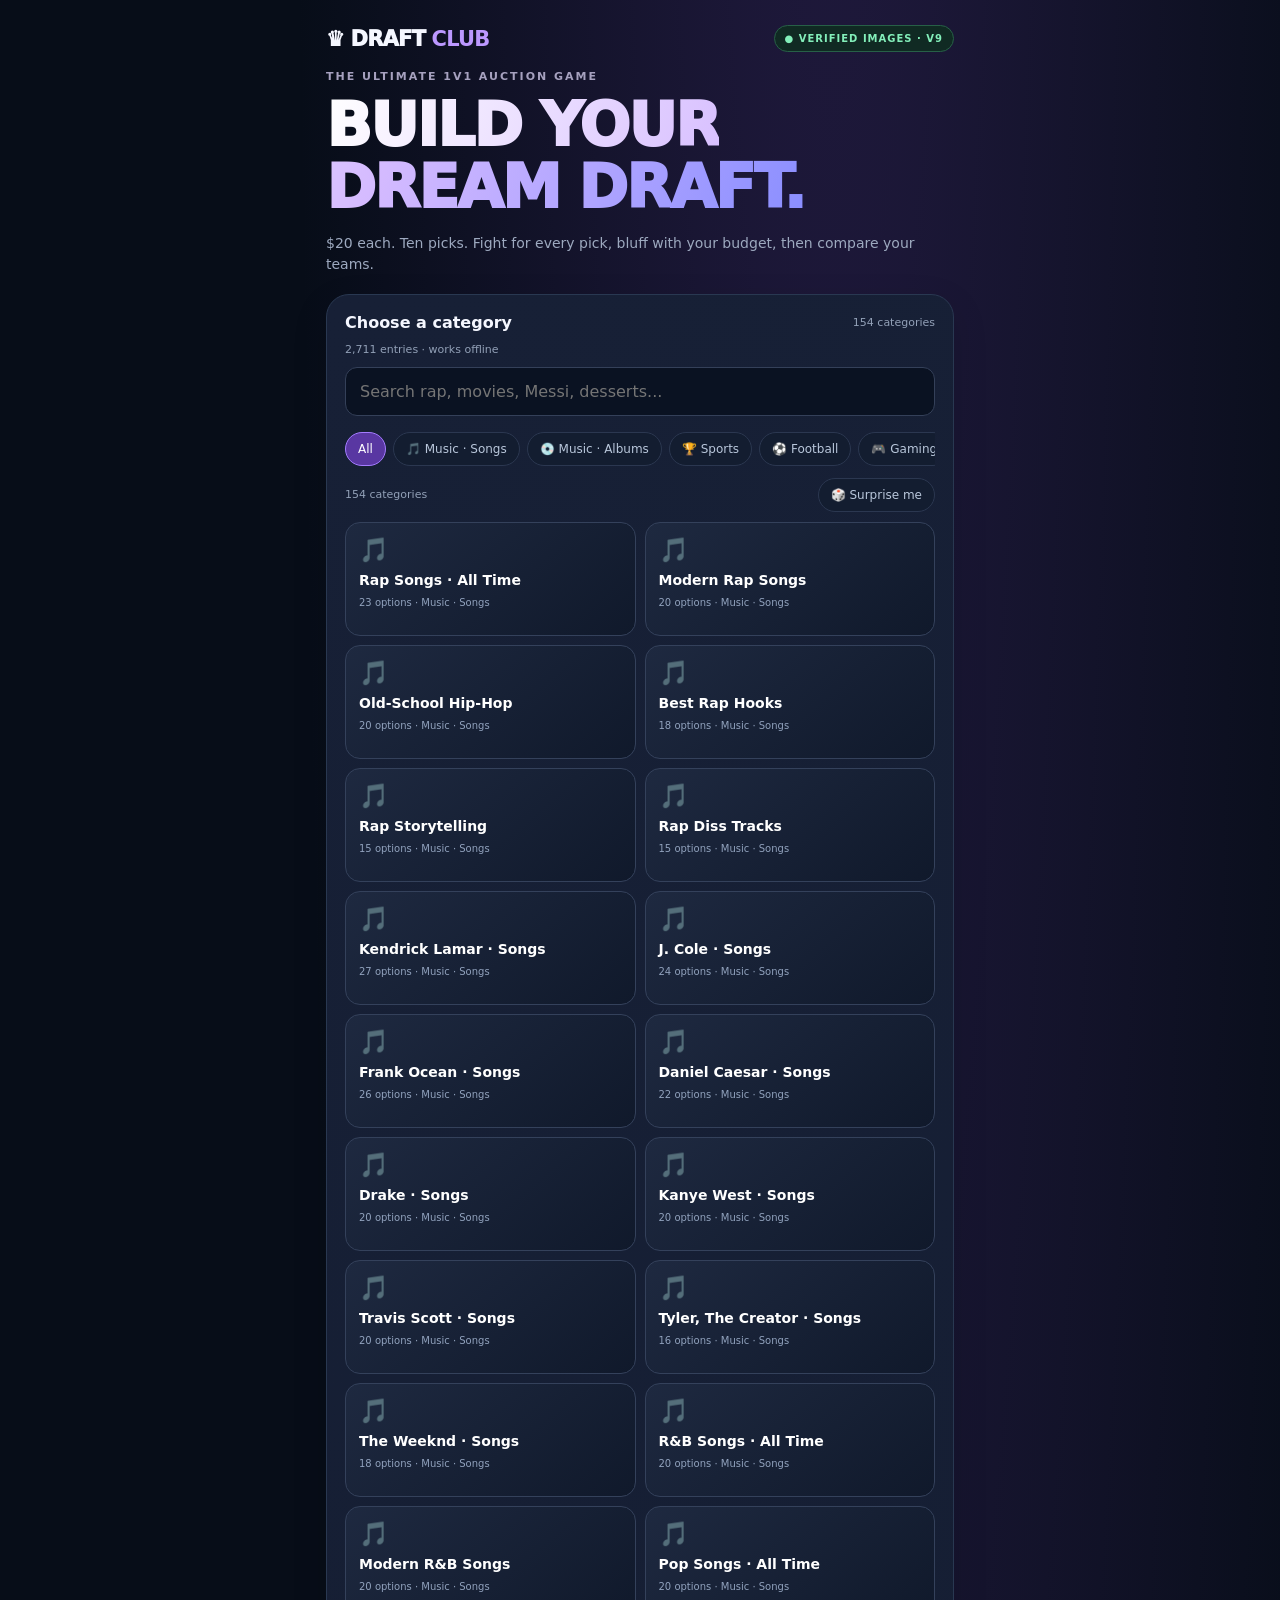
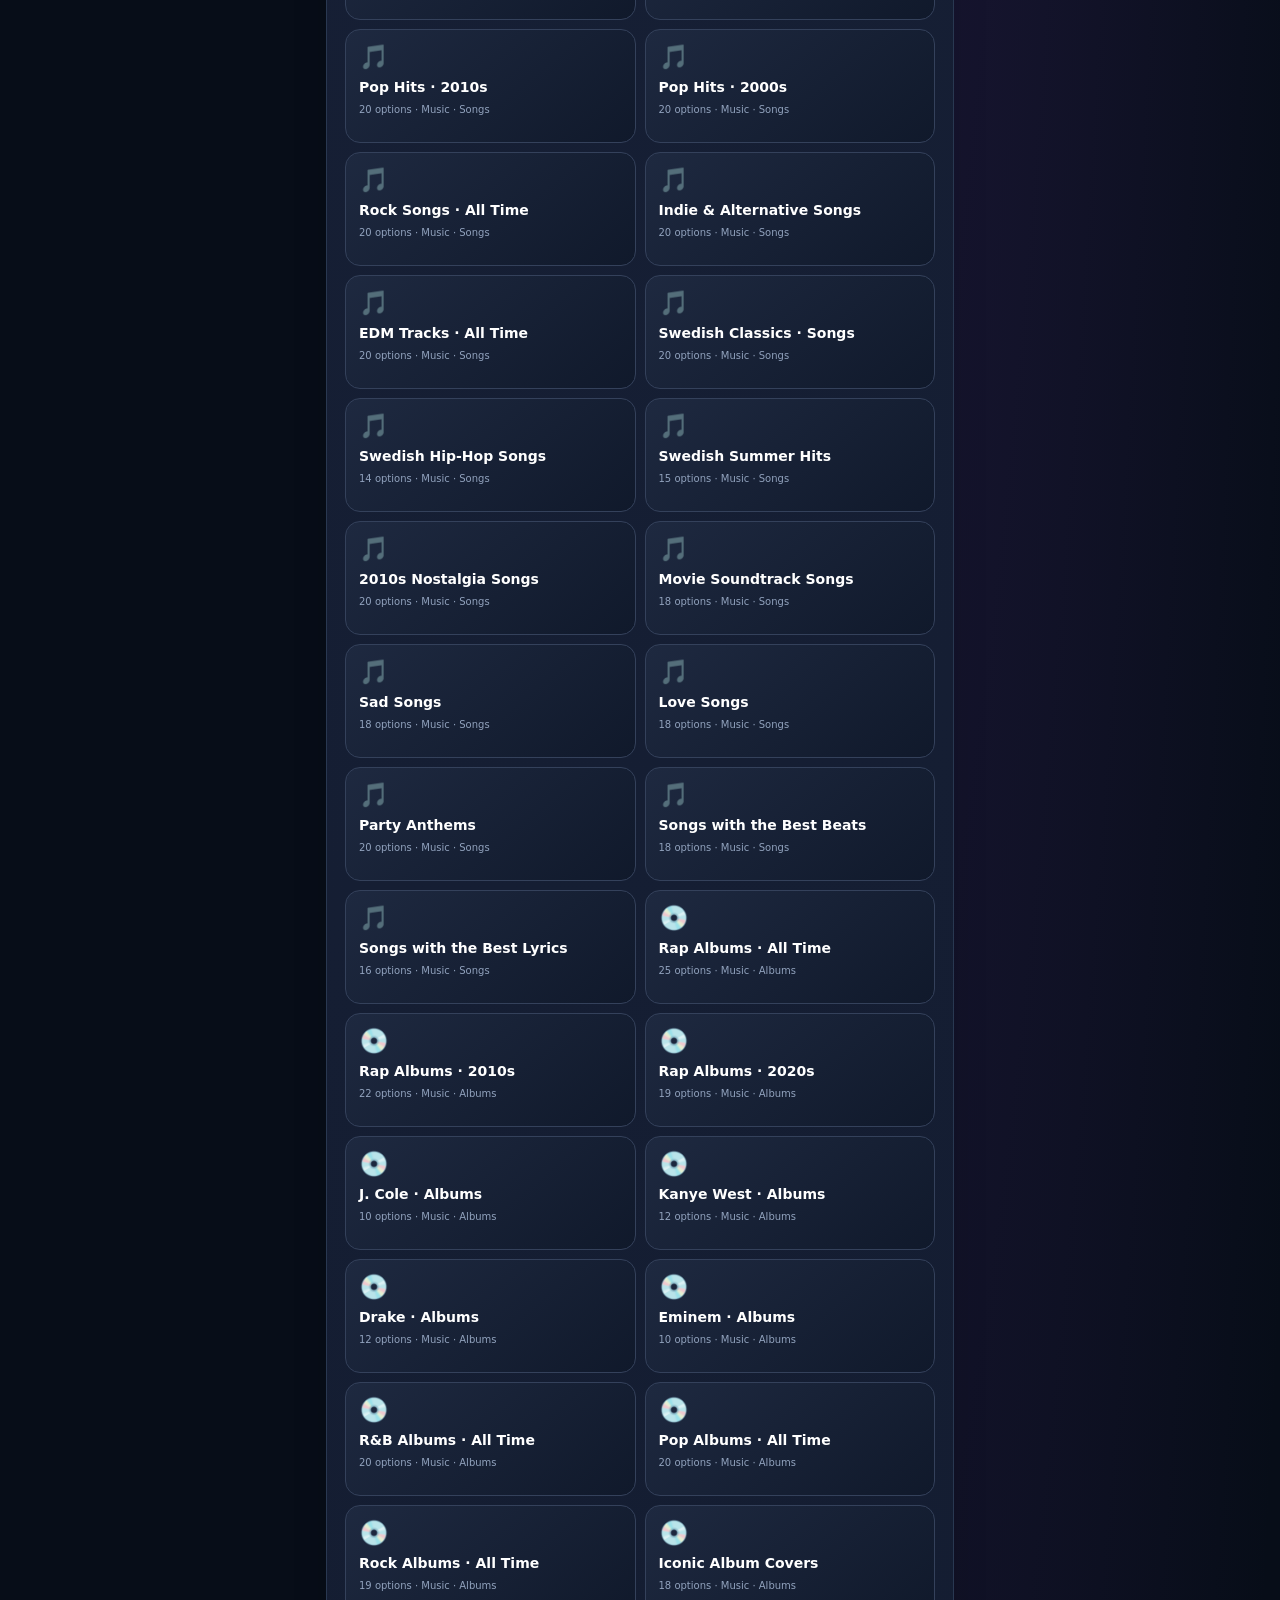
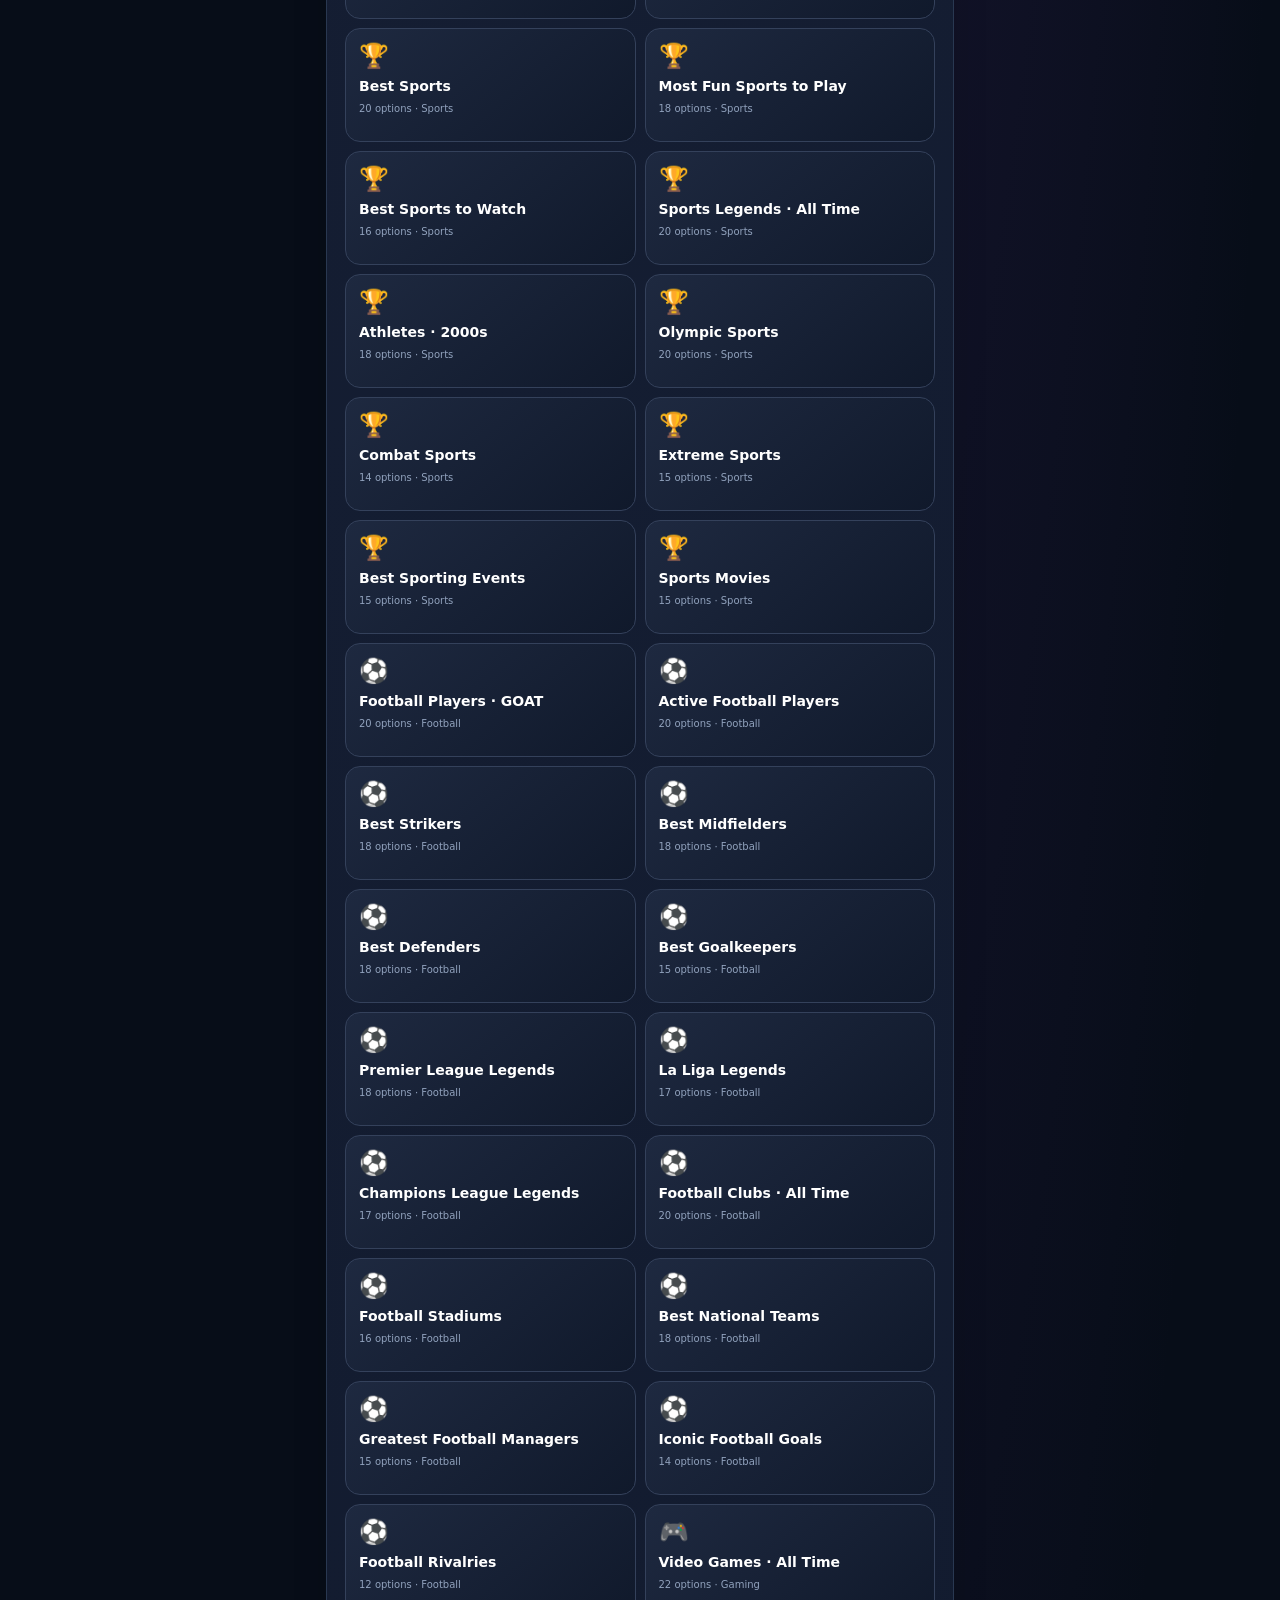
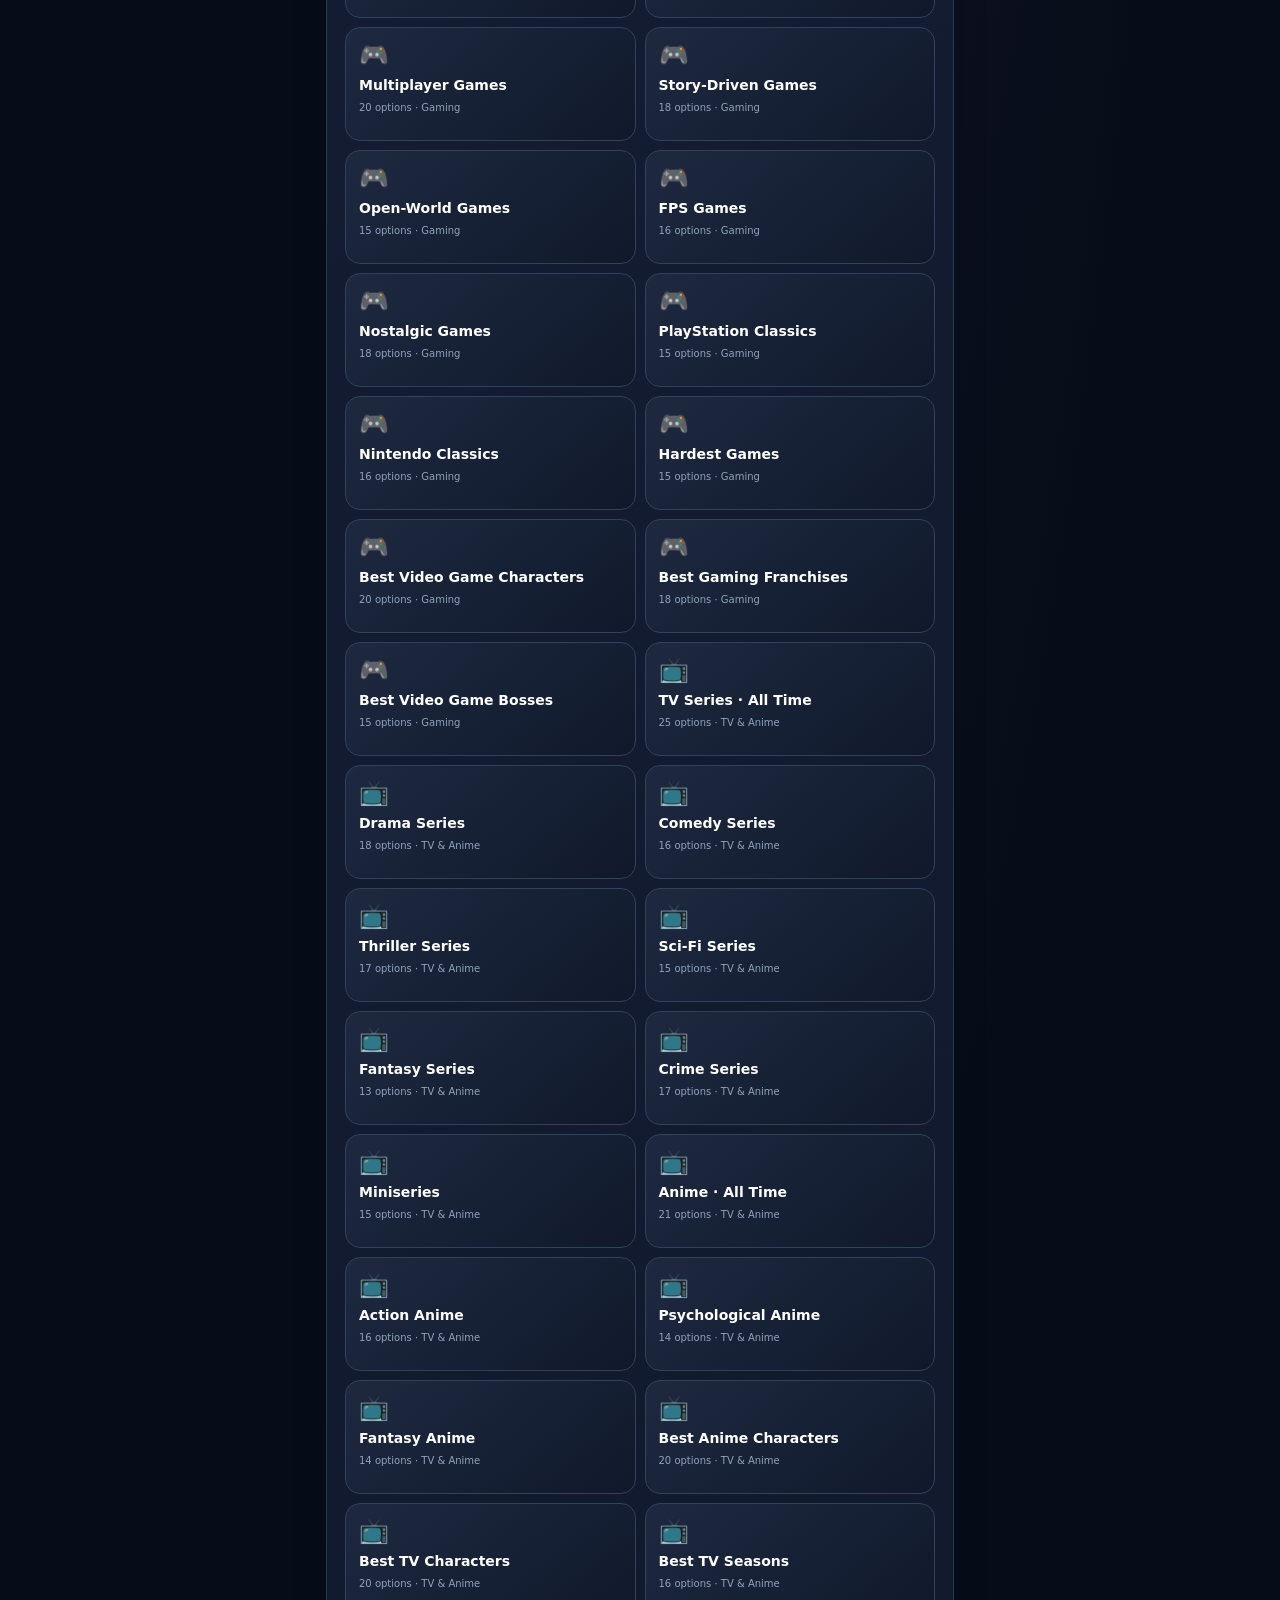
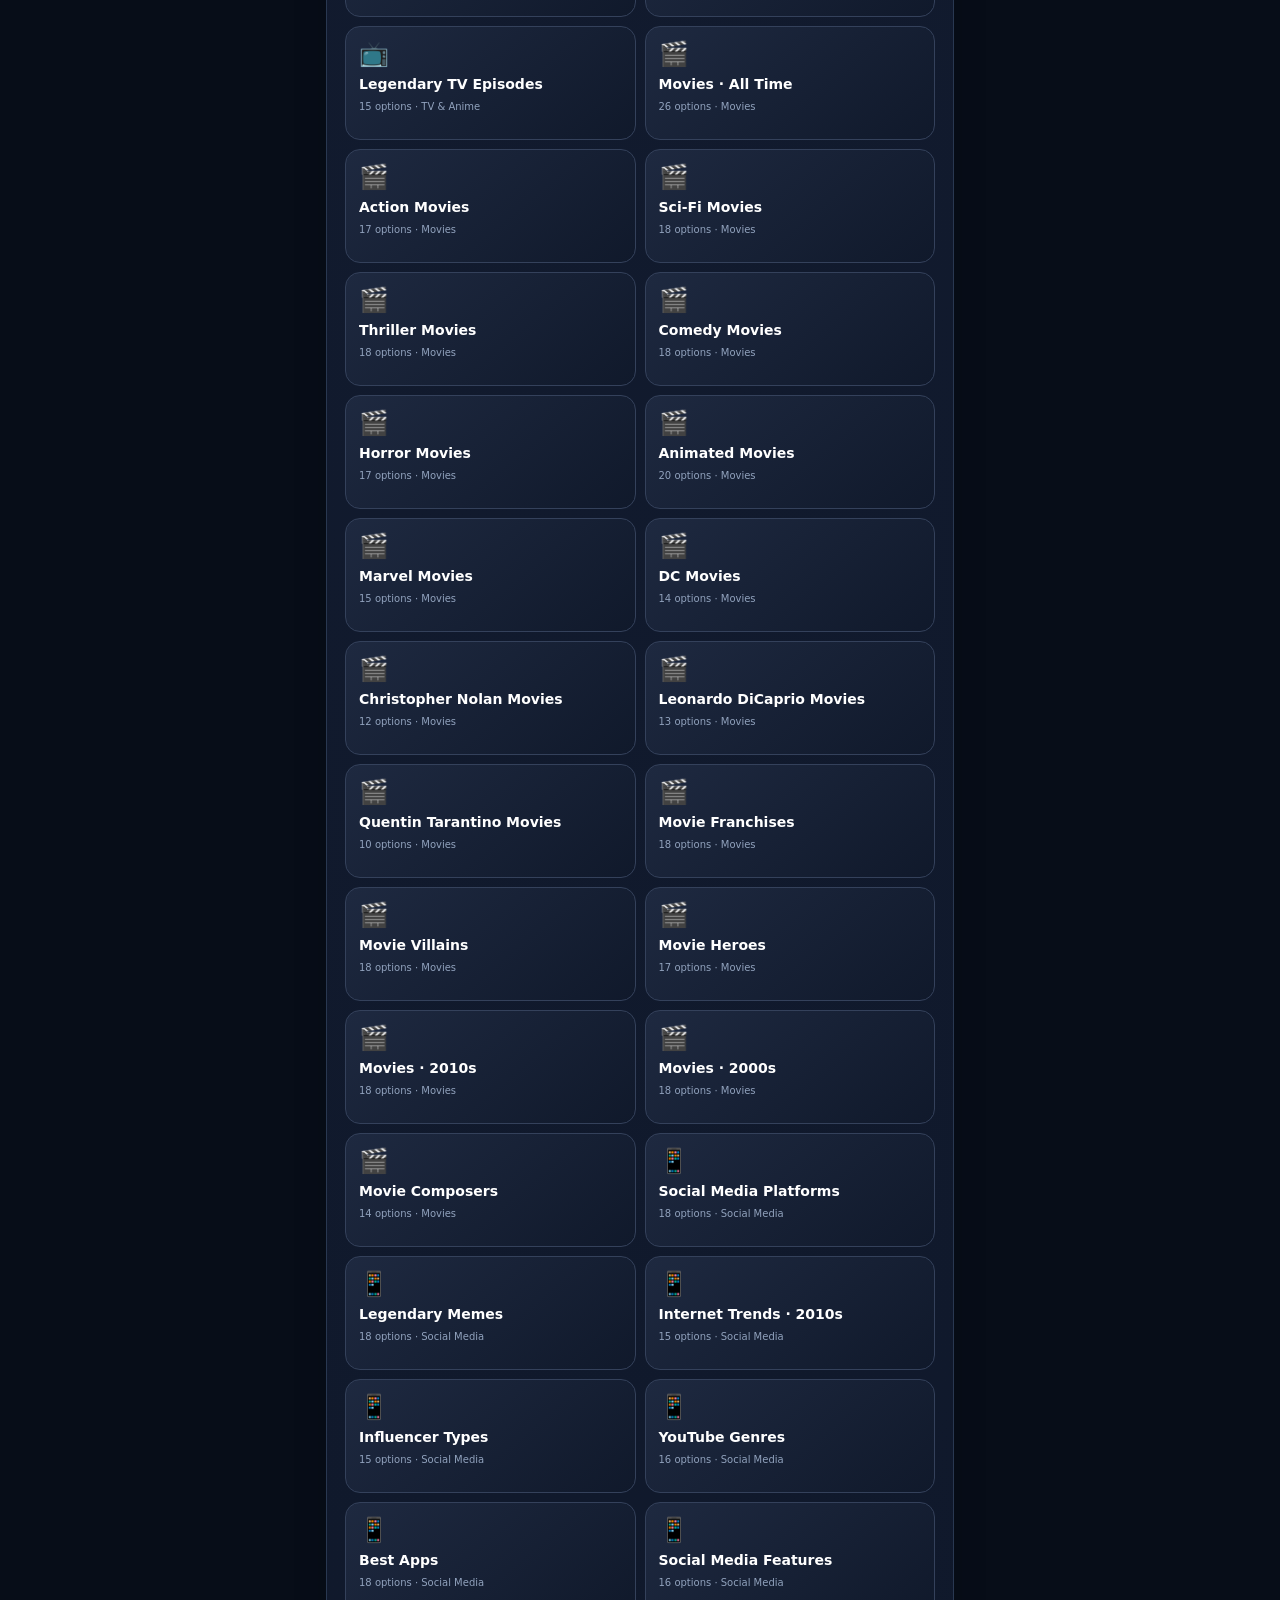
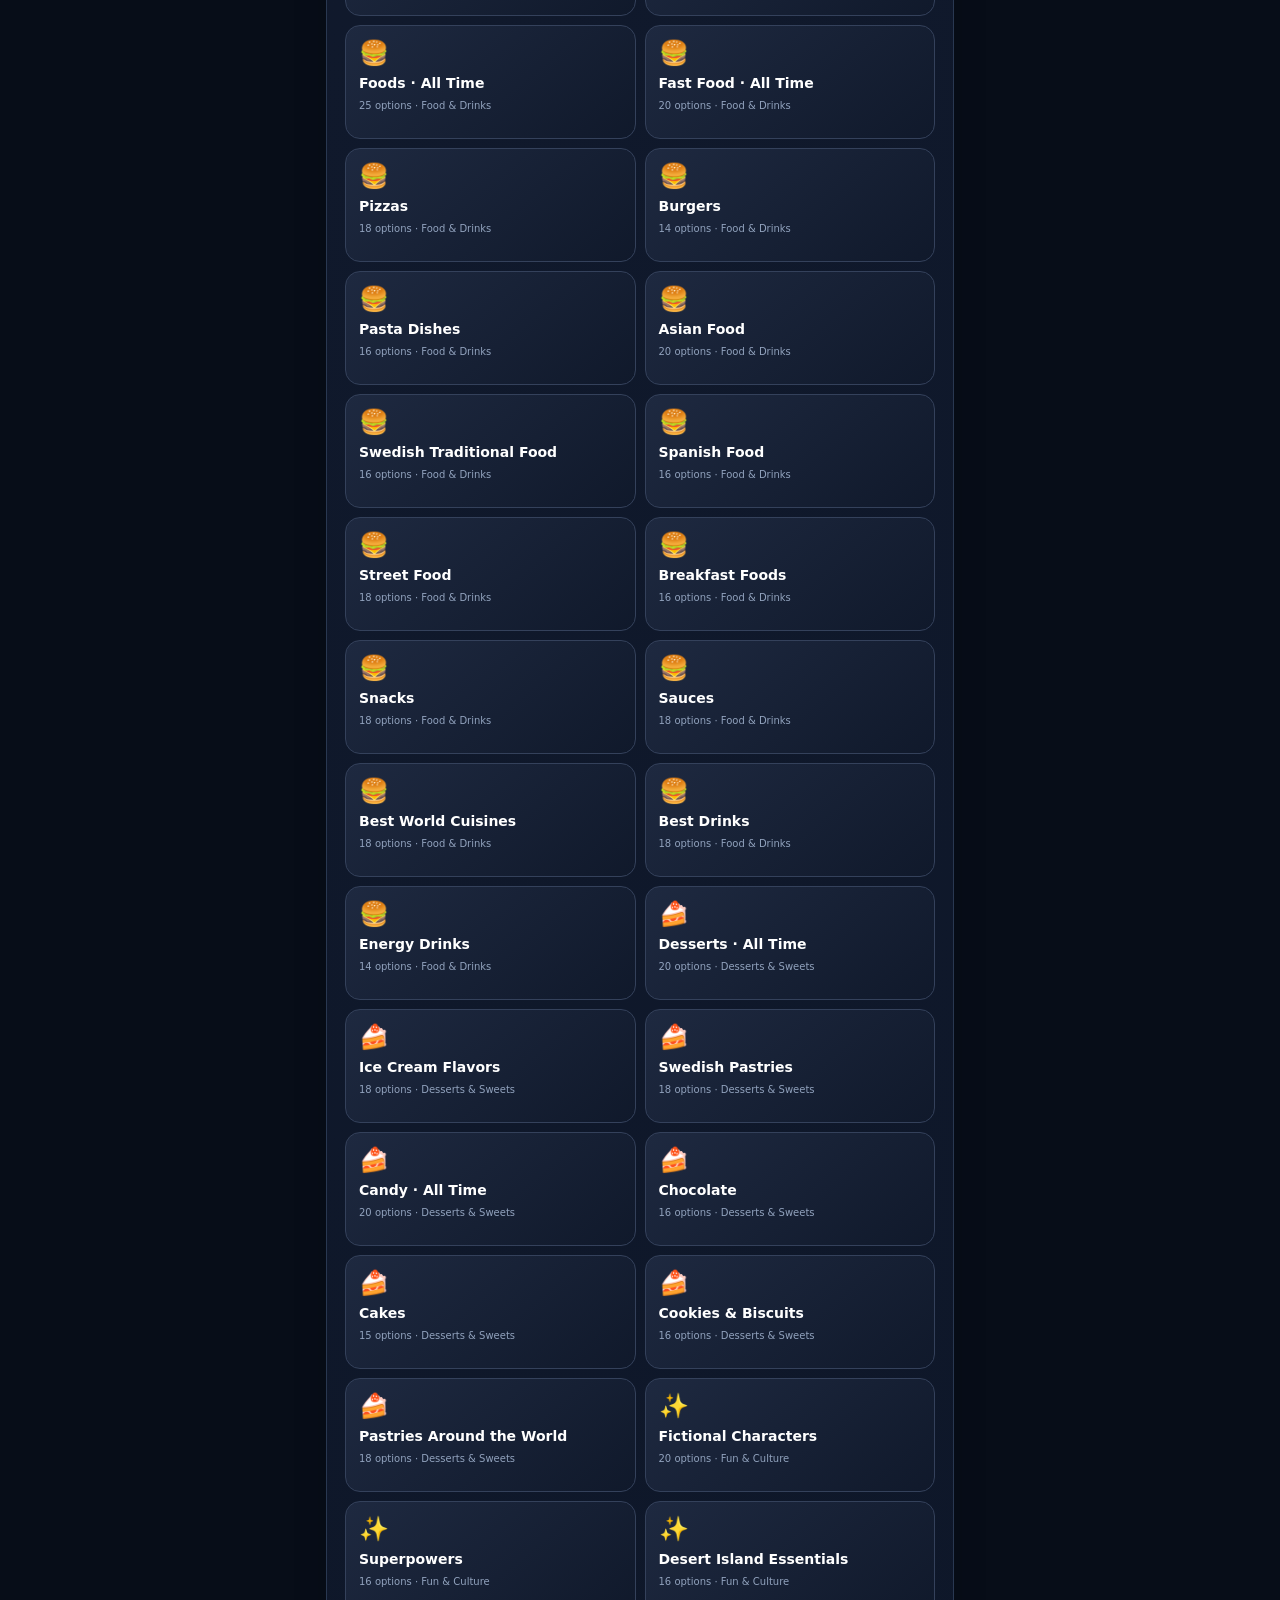
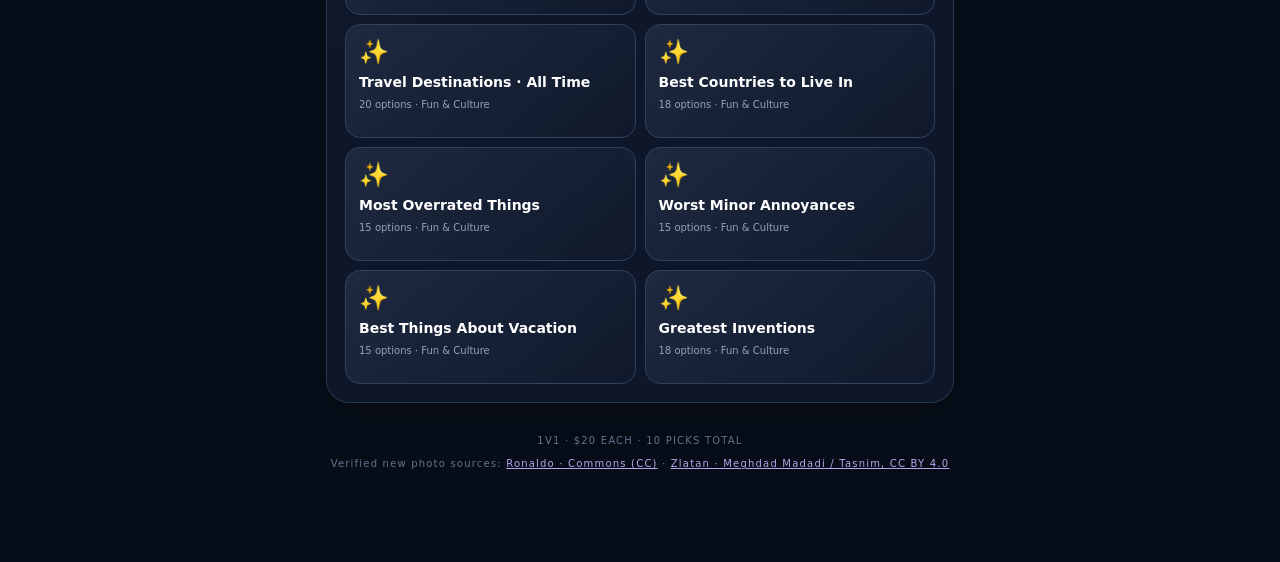
<file: Draft_Club_V10.2.html>
<!DOCTYPE html><html lang="en"><head><meta charset="utf-8"><meta name="viewport" content="width=device-width,initial-scale=1,maximum-scale=1,user-scalable=no,viewport-fit=cover"><meta name="theme-color" content="#070d18"><title>Draft Club · V10.2</title><style>
:root{color-scheme:dark;font-family:system-ui,-apple-system,Segoe UI,sans-serif;background:#070d18;color:#f5f7ff}*{box-sizing:border-box}body{margin:0;background:radial-gradient(ellipse at 65% -12%,#462c776b,transparent 46%),#070d18;min-height:100vh}button,input{font:inherit}button{cursor:pointer}button:disabled{opacity:.35;cursor:not-allowed}button:focus-visible,input:focus-visible{outline:3px solid #ad9bff}.app{max-width:660px;margin:auto;padding:18px 16px 90px}.top{display:flex;align-items:center;justify-content:space-between;padding:7px 0 18px}.brand{font-weight:1000;font-size:21px;letter-spacing:-.8px}.brand b{color:#bc98ff}.tag{font-size:10px;font-weight:900;letter-spacing:1px;color:#83efba;border:1px solid #276047;background:#102a23;padding:7px 10px;border-radius:30px}.eyebrow{font-size:11px;font-weight:900;letter-spacing:2px;color:#a6a1bf;text-transform:uppercase}.headline{font-size:clamp(36px,9vw,60px);letter-spacing:-2px;font-weight:1000;line-height:1.03;margin:12px 0}.grad{background:linear-gradient(110deg,#fff,#d5bbff,#8a8eff);background-clip:text;-webkit-background-clip:text;color:transparent}.muted{color:#9da9bf;font-size:14px;line-height:1.55}.panel,.hero,.resultCard{background:linear-gradient(160deg,#172036,#0e1729);border:1px solid #293851;border-radius:23px;padding:18px;margin-top:18px;box-shadow:0 12px 35px #0002}.row{display:flex;align-items:center;justify-content:space-between;gap:10px}.sub{color:#92a0b7;font-size:11px}.search,.name{width:100%;padding:14px;background:#0a1222;color:#fff;border:1px solid #344059;border-radius:12px}.filters{display:flex;gap:7px;overflow-x:auto;padding:16px 0 12px;scrollbar-width:none}.chip{flex:0 0 auto;background:#131d30;border:1px solid #2b3750;color:#b9c7db;border-radius:50px;padding:9px 12px;font-size:12px}.chip.active{background:#5937a2;color:white;border-color:#a47cff}.catgrid{display:grid;grid-template-columns:repeat(2,minmax(0,1fr));gap:9px}.cat{border:1px solid #34415b;background:linear-gradient(140deg,#1e2940,#10192b);border-radius:15px;text-align:left;padding:13px;min-height:114px;color:#fff;display:flex;flex-direction:column;gap:8px}.cat .emoji{font-size:24px}.cat strong{font-size:14px;line-height:1.25}.cat small{color:#91a2bd;font-size:10px}.primary{background:linear-gradient(120deg,#9556fa,#633be4);box-shadow:0 6px 25px #682ac846;color:#fff;border:0;border-radius:15px;width:100%;padding:17px;font-weight:900;margin-top:14px}.back{border:0;background:transparent;color:#bbc7df;font-weight:750;padding:8px 0}.grid2{display:grid;grid-template-columns:repeat(2,minmax(0,1fr));gap:10px}.mode{background:#101a2d;color:#dce5f7;border:1px solid #35425b;border-radius:16px;padding:16px 10px;text-align:left}.mode.active{border-color:#b58dfc;background:#382458}.mode strong{font-size:15px;display:block}.mode small{color:#a2adc3;display:block;margin-top:7px;line-height:1.4}.sectiontitle{font-size:14px;margin:20px 0 9px}.player{border:1px solid #303b55;background:#121b2e;padding:14px;border-radius:16px;min-height:110px;text-align:center}.player.on{background:linear-gradient(130deg,#123d34,#132d32);border:2px solid #38d99c}.pname{font-size:13px;font-weight:900;overflow-wrap:anywhere}.money{font-size:28px;font-weight:1000;margin:6px 0}.picks{color:#a0abc0;font-size:11px}.turnpill{margin-top:6px;color:#6df0b4;font-size:11px;font-weight:900}.hero{text-align:center;margin-top:15px;padding:20px 12px 16px}.art{width:146px;height:146px;border-radius:16px;box-shadow:0 15px 35px #0007;margin:12px auto 10px;display:block;object-fit:cover}.itemtitle{font-size:clamp(23px,7vw,34px);font-weight:950;line-height:1.14;overflow-wrap:anywhere}.artist{color:#b4c5d8;font-size:13px;margin-top:5px}.pricelabel{font-size:11px;letter-spacing:2px;color:#99a6bb;margin-top:14px;font-weight:850}.price{font-size:43px;font-weight:1000}.turn{font-size:17px;text-align:center;font-weight:950;margin:18px 0 12px}.raise{display:flex;justify-content:space-between;align-items:center;background:#141d30;border:1px solid #2e3b53;border-radius:14px;padding:9px 12px;margin-bottom:12px}.stepper{display:flex;align-items:center;gap:12px}.stepper button{color:#fff;font-size:23px;font-weight:850;width:43px;height:43px;background:#2a3854;border:1px solid #405574;border-radius:11px}.stepper output{font-size:19px;min-width:48px;text-align:center;font-weight:950}.action{border:0;height:100px;border-radius:17px;color:white;font-weight:1000;font-size:18px;display:flex;flex-direction:column;align-items:center;justify-content:center;gap:3px}.action small{font-size:11px;font-weight:650}.action .symbol{font-size:29px}.give{background:linear-gradient(160deg,#f14d63,#b91c43)}.bid{background:linear-gradient(160deg,#29d582,#078e60)}.footnote{font-size:12px;color:#9aabc5;line-height:1.5}.notice{background:#152b30;border:1px solid #265e56;color:#96f2cc;border-radius:12px;padding:11px;margin:13px 0;font-size:12px}.drafts{display:grid;grid-template-columns:repeat(2,minmax(0,1fr));gap:10px;margin-top:18px}.list{padding:11px;border:1px solid #2c3850;border-radius:14px;background:#10192b}.list h3{font-size:13px;overflow-wrap:anywhere}.pickitem{display:flex;align-items:center;gap:8px;padding:7px 0;border-top:1px solid #29344d;font-size:11px;overflow-wrap:anywhere}.miniart{width:37px;height:37px;border-radius:6px;flex:none}.pickitem small{color:#a7b0c0}.pictext{min-width:0;flex:1}.secondary{width:100%;padding:14px 8px;border:1px solid #3b4864;background:#162238;color:white;border-radius:12px;font-weight:850}.result{font-size:27px;font-weight:1000}.score{font-size:36px;font-weight:1000}.center{text-align:center}.tip{color:#b0bbd0;font-size:12px;line-height:1.6}footer{padding-top:32px;text-align:center;font-size:10px;color:#64728c;letter-spacing:1.2px}@media(max-width:370px){.app{padding:12px 10px 60px}.action{font-size:16px}.cat{min-height:120px}}

/* Prevent iOS double-tap zoom during rapid bidding; pinch zoom remains available. */
html,body,button,input,select,textarea,a,[role="button"]{touch-action:manipulation}

/* No double-tap zoom on interactive controls; pinch zoom remains available. */
html,body{touch-action:manipulation}
button,.action,.stepper,[role="button"]{touch-action:manipulation;-webkit-user-select:none;user-select:none;-webkit-tap-highlight-color:transparent}
.no-image{display:flex;align-items:center;justify-content:center;text-align:center;background:#121a2b;border:1px dashed #43506b;color:#8492b3;font-size:10px;font-weight:800;letter-spacing:.7px;padding:10px}.no-image span{max-width:120px}.no-image{width:146px;height:146px;border:1px solid #34425c;border-radius:16px;margin:12px auto 10px;display:flex;align-items:center;justify-content:center;background:#111b2e;color:#91a3bf;text-align:center;font-size:10px;letter-spacing:1px;font-weight:800;padding:12px}html,body,button{touch-action:manipulation}button{-webkit-user-select:none;user-select:none}
/* V10.1: compact, responsive draft lists. Avoid the large auction-image styles
   taking over roster thumbnails when a candidate has no verified photo. */
.drafts{grid-template-columns:minmax(0,1fr);gap:12px}
.drafts .list{min-width:0;overflow:hidden;padding:14px}
.drafts .list h3{margin:0 0 10px;line-height:1.4;font-size:15px}
.drafts .pickitem{display:grid;grid-template-columns:44px minmax(0,1fr) auto;align-items:center;column-gap:11px;min-width:0;padding:10px 0;font-size:13px;line-height:1.35}
.drafts .pickitem .miniart{display:flex;align-items:center;justify-content:center;width:44px;height:44px;min-width:44px;min-height:44px;max-width:44px;max-height:44px;margin:0;padding:0;border-radius:9px;object-fit:cover;overflow:hidden;box-shadow:none}
.drafts .pickitem .no-image.miniart span{font-size:6px;letter-spacing:.2px;line-height:1.2;overflow-wrap:normal;text-align:center;padding:3px}
.drafts .pickitem .pictext{min-width:0;overflow-wrap:break-word;word-break:normal;white-space:normal;font-size:13px}
.drafts .pickitem small{font-size:12px;white-space:nowrap;align-self:center}

.loading-art{position:relative;overflow:hidden}.loading-art::after{content:"";position:absolute;inset:0;background:linear-gradient(90deg,transparent,rgba(255,255,255,.07),transparent);transform:translateX(-100%);animation:shine 1.4s infinite}.no-image span,.loading-art span{font-size:12px;letter-spacing:.18em;text-align:center;padding:0 18px}.art,.miniart{object-fit:cover}body{touch-action:manipulation}@keyframes shine{to{transform:translateX(100%)}}</style></head><body><div class="app"><header class="top"><div class="brand">♛ DRAFT <b>CLUB</b></div><div class="tag">● VERIFIED IMAGES · V9</div></header><main id="view"><section class="panel" style="margin-top:35px;padding:24px"><h1 style="font-size:26px">This preview cannot run the game</h1><p class="muted">The HTML viewer you opened does not appear to execute JavaScript. The draft requires a browser or HTML viewer with JavaScript enabled. Open this file in a browser-capable HTML app, rather than the iPhone Files or ChatGPT preview.</p><p class="muted">The full game and category database are included inside this file. Some externally hosted verified photos require internet until stored locally.</p></section></main><footer>1V1 · $20 EACH · 10 PICKS TOTAL<div style="margin-top:10px;line-height:1.6">Verified new photo sources: <a href="https://commons.wikimedia.org/wiki/File:CR7Portugal24.jpg" target="_blank" rel="noopener" style="color:#b6a6eb">Ronaldo · Commons (CC)</a> · <a href="https://commons.wikimedia.org/wiki/File:Zlatan_Ibrahimovi%C4%87_June_2018.jpg" target="_blank" rel="noopener" style="color:#b6a6eb">Zlatan · Meghdad Madadi / Tasnim, CC BY 4.0</a></div></footer></div><script src="./image-manifest.js"></script><script src="./image-manifest.js"></script><script>
const DATA=[{"group":"Music · Songs","name":"Rap Songs · All Time","items":["Lose Yourself","Stan","NY State of Mind","Juicy","Shook Ones Pt. II","C.R.E.A.M.","Alright","Money Trees","Sing About Me, I’m Dying of Thirst","Runaway","POWER","SICKO MODE","90210","No Role Modelz","The Story of O.J.","HUMBLE.","m.A.A.d city","Ms. Jackson","California Love","Still D.R.E.","Nuthin’ but a G Thang","Family Business","Devil in a New Dress"]},{"group":"Music · Songs","name":"Modern Rap Songs","items":["FE!N","Not Like Us","Like That","Family Ties","Praise The Lord (Da Shine)","goosebumps","SICKO MODE","Surround Sound","Rich Spirit","No Role Modelz","Middle Child","First Person Shooter","Jimmy Cooks","90210","Off The Grid","CARNIVAL","redrum","A Lot","Bank Account","Hotline Bling"]},{"group":"Music · Songs","name":"Old-School Hip-Hop","items":["Juicy","Big Poppa","Hypnotize","California Love","Changes","Dear Mama","Hit ’Em Up","N.Y. State of Mind","The World Is Yours","C.R.E.A.M.","Protect Ya Neck","Shook Ones Pt. II","It Was a Good Day","Straight Outta Compton","Gin and Juice","Still D.R.E.","Forgot About Dre","Ruff Ryders’ Anthem","Ms. Jackson","B.O.B."]},{"group":"Music · Songs","name":"Best Rap Hooks","items":["No Role Modelz","The Real Slim Shady","Without Me","In Da Club","Gold Digger","Stronger","SICKO MODE","HUMBLE.","Hotline Bling","God’s Plan","Mask Off","Goosebumps","The Box","XO TOUR Llif3","Bad and Boujee","Congratulations","Super Bass","Empire State of Mind"]},{"group":"Music · Songs","name":"Rap Storytelling","items":["Stan","Sing About Me, I’m Dying of Thirst","DUCKWORTH.","Brenda’s Got a Baby","Dance with the Devil","4 Your Eyez Only","Wet Dreamz","How Much a Dollar Cost","The Art of Peer Pressure","You Never Know","Keisha’s Song (Her Pain)","The Story of O.J.","Rewind","Mockingbird","Children’s Story"]},{"group":"Music · Songs","name":"Rap Diss Tracks","items":["Not Like Us","euphoria","Meet the Grahams","Hit ’Em Up","Ether","Takeover","The Story of Adidon","No Vaseline","Back to Back","Killshot","The Warning","Real Muthaphuckkin G’s","Like That","Family Matters","6:16 in LA"]},{"group":"Music · Songs","name":"Kendrick Lamar · Songs","items":["Money Trees","Sing About Me, I’m Dying of Thirst","m.A.A.d city","Swimming Pools (Drank)","Bitch, Don’t Kill My Vibe","The Art of Peer Pressure","Alright","King Kunta","The Blacker the Berry","Wesley’s Theory","i","u","DNA.","HUMBLE.","PRIDE.","FEAR.","DUCKWORTH.","ELEMENT.","Count Me Out","N95","Father Time","Mother I Sober","Not Like Us","euphoria","tv off","luther","squabble up"]},{"group":"Music · Songs","name":"J. Cole · Songs","items":["No Role Modelz","Love Yourz","Wet Dreamz","Apparently","G.O.M.D.","January 28th","03’ Adolescence","Fire Squad","A Tale of 2 Citiez","4 Your Eyez Only","Change","Neighbors","Deja Vu","Middle Child","a lot","Kevin’s Heart","ATM","The Climb Back","my life","amari","p r i d e . i s . t h e . d e v i l","Crooked Smile","Power Trip","Work Out"]},{"group":"Music · Songs","name":"Frank Ocean · Songs","items":["Nights","Pink + White","Self Control","White Ferrari","Ivy","Solo","Godspeed","Seigfried","Skyline To","Nikes","Close to You","Chanel","Biking","Provider","DHL","In My Room","Pyramids","Thinkin Bout You","Lost","Super Rich Kids","Sweet Life","Novacane","Swim Good","Bad Religion","Pilot Jones","American Wedding"]},{"group":"Music · Songs","name":"Daniel Caesar · Songs","items":["Best Part","Get You","Japanese Denim","Always","Superposition","Cyanide","Freudian","Blessed","We Find Love","Transform","Streetcar","Who Hurt You?","Hold Me Down","Loose","Neu Roses (Transgressor’s Song)","Entropy","Please Do Not Lean","Let Me Go","Valentina","Toronto 2014","Violet","Do You Like Me?"]},{"group":"Music · Songs","name":"Drake · Songs","items":["Marvins Room","Headlines","Take Care","Hold On, We’re Going Home","Started From the Bottom","Worst Behavior","Energy","Know Yourself","Hotline Bling","One Dance","Passionfruit","God’s Plan","Nice for What","Nonstop","Laugh Now Cry Later","Chicago Freestyle","Jungle","Feel No Ways","Tuscan Leather","Pound Cake / Paris Morton Music 2"]},{"group":"Music · Songs","name":"Kanye West · Songs","items":["Runaway","POWER","Devil in a New Dress","All of the Lights","Flashing Lights","Stronger","Good Life","Jesus Walks","Through the Wire","Family Business","Ultralight Beam","Father Stretch My Hands Pt. 1","Ghost Town","Bound 2","Black Skinhead","Heartless","Street Lights","Homecoming","Diamonds from Sierra Leone","Saint Pablo"]},{"group":"Music · Songs","name":"Travis Scott · Songs","items":["90210","SICKO MODE","goosebumps","STARGAZING","STOP TRYING TO BE GOD","ASTROTHUNDER","BUTTERFLY EFFECT","HIGHEST IN THE ROOM","MY EYES","FE!N","I KNOW ?","TELEKINESIS","MELTDOWN","Antidote","3500","Oh My Dis Side","Maria I’m Drunk","Nightcrawler","MAFIA","TIL FURTHER NOTICE"]},{"group":"Music · Songs","name":"Tyler, The Creator · Songs","items":["EARFQUAKE","NEW MAGIC WAND","GONE, GONE / THANK YOU","See You Again","WUSYANAME","SWEET / I THOUGHT YOU WANTED TO DANCE","IFHY","Yonkers","911 / Mr. Lonely","Boredom","Who Dat Boy","ARE WE STILL FRIENDS?","A BOY IS A GUN*","LUMBERJACK","DOGTOOTH","SORRY NOT SORRY"]},{"group":"Music · Songs","name":"The Weeknd · Songs","items":["Blinding Lights","Starboy","The Hills","Can’t Feel My Face","Save Your Tears","After Hours","Die For You","Call Out My Name","I Feel It Coming","Wicked Games","House of Balloons / Glass Table Girls","Often","Reminder","In Your Eyes","Out of Time","Less Than Zero","Heartless","Earned It"]},{"group":"Music · Songs","name":"R&B Songs · All Time","items":["Nights","Pink + White","Best Part","Get You","Japanese Denim","Thinkin Bout You","Snooze","Good Days","Kill Bill","Redbone","Adorn","Sure Thing","Cranes in the Sky","Ordinary People","No Scrubs","Dilemma","We Belong Together","Untitled (How Does It Feel)","Poison","Waterfalls"]},{"group":"Music · Songs","name":"Modern R&B Songs","items":["Snooze","Kill Bill","Good Days","Saturn","Best Part","Get You","Japanese Denim","Pink + White","Nights","Superposition","Cyanide","Heartbreak Anniversary","Leave The Door Open","Smokin Out The Window","Damage","Hrs and Hrs","Boo’d Up","Focus","Location","Talk"]},{"group":"Music · Songs","name":"Pop Songs · All Time","items":["Billie Jean","Thriller","Like a Prayer","Dancing Queen","I Wanna Dance with Somebody","Toxic","Bad Romance","Poker Face","Shake It Off","Rolling in the Deep","Someone Like You","Shape of You","Blinding Lights","Uptown Funk","Happy","Can’t Stop the Feeling!","Firework","Royals","Call Me Maybe","Viva la Vida"]},{"group":"Music · Songs","name":"Pop Hits · 2010s","items":["Somebody That I Used to Know","Rolling in the Deep","Royals","Get Lucky","Uptown Funk","Shape of You","Despacito","Havana","Closer","Cheap Thrills","Wake Me Up","Rather Be","Chandelier","Happy","Lean On","Starboy","Love Yourself","Sorry","Bad Guy","Shallow"]},{"group":"Music · Songs","name":"Pop Hits · 2000s","items":["Crazy in Love","Umbrella","Hey Ya!","Toxic","Hips Don’t Lie","Poker Face","Bad Romance","Viva la Vida","Mr. Brightside","In the End","Since U Been Gone","Apologize","Bleeding Love","Single Ladies","Yeah!","Low","I Gotta Feeling","Beautiful","Complicated","Clocks"]},{"group":"Music · Songs","name":"Rock Songs · All Time","items":["Bohemian Rhapsody","Stairway to Heaven","Hotel California","Smells Like Teen Spirit","Sweet Child O’ Mine","Back in Black","Thunderstruck","Highway to Hell","Enter Sandman","Paranoid","Wonderwall","Don’t Stop Believin’","Livin’ on a Prayer","Seven Nation Army","Mr. Brightside","Everlong","Dream On","Paint It Black","Comfortably Numb","Free Bird"]},{"group":"Music · Songs","name":"Indie & Alternative Songs","items":["505","Do I Wanna Know?","Fluorescent Adolescent","The Less I Know the Better","Let It Happen","Eventually","Sweater Weather","Somebody Else","Robbers","Riptide","Take Me Out","Mr. Brightside","Reptilia","Last Nite","Feel Good Inc.","Kids","Electric Feel","Pumped Up Kicks","Space Song","Chamber of Reflection"]},{"group":"Music · Songs","name":"EDM Tracks · All Time","items":["Levels","Wake Me Up","Animals","Titanium","Don’t You Worry Child","One (Your Name)","Greyhound","Clarity","Stay the Night","Lean On","Where Are Ü Now","Faded","Alone","Summer","Feel So Close","This Is What You Came For","Strobe","Scary Monsters and Nice Sprites","Turn Down for What","Secrets"]},{"group":"Music · Songs","name":"Swedish Classics · Songs","items":["Dancing Queen","Mamma Mia","The Winner Takes It All","Gimme! Gimme! Gimme!","Sommartider","När vi gräver guld i USA","Öppna landskap","Du är min man","Himlen är oskyldigt blå","Utan dina andetag","Kärleken väntar","Sverige","Kom igen Lena!","Det kommer aldrig va över för mig","Från och med du","Guld och gröna skogar","Michelangelo","Genom eld och vatten","Vart jag mig i världen vänder","En kväll i juni"]},{"group":"Music · Songs","name":"Swedish Hip-Hop Songs","items":["Katten i trakten","Samma gamla vanliga","Din låt","Mamma","Dansa","Malmö stad","Försent","Trakten min","Söder om söder","Luffare","Blod svett & tårar","Stockholmsnatt","Välkommen till förorten","Solen i ögonen"]},{"group":"Music · Songs","name":"Swedish Summer Hits","items":["Sommartider","Guld och gröna skogar","Bada nakna","Ingen sommar utan reggae","Kom igen Lena!","Sol vind och vatten","Från och med du","Vart jag mig i världen vänder","Dansa pausa","Jag kommer","Flytta på dej","Mikrofonkåt","När vi gräver guld i USA","Välkommen in","Alla som inte dansar"]},{"group":"Music · Songs","name":"2010s Nostalgia Songs","items":["Call Me Maybe","Gangnam Style","Party Rock Anthem","We Found Love","Somebody That I Used to Know","Counting Stars","Radioactive","Roar","Happy","Uptown Funk","Rather Be","Wake Me Up","Lean On","See You Again","Let Her Go","Riptide","Pompeii","Timber","Safe and Sound","Clarity"]},{"group":"Music · Songs","name":"Movie Soundtrack Songs","items":["My Heart Will Go On","Skyfall","Shallow","Let It Go","Circle of Life","Can You Feel the Love Tonight","A Whole New World","City of Stars","Lose Yourself","See You Again","Eye of the Tiger","Ghostbusters","I Will Always Love You","Time","Cornfield Chase","Concerning Hobbits","He’s a Pirate","Now We Are Free"]},{"group":"Music · Songs","name":"Sad Songs","items":["Someone Like You","Fix You","Let Her Go","All I Want","The Night We Met","Another Love","Skinny Love","When I Was Your Man","All Too Well","Liability","Hurt","Jealous","Self Control","White Ferrari","Godspeed","Love Yourz","Streetcar","Fourth of July"]},{"group":"Music · Songs","name":"Love Songs","items":["All of Me","Perfect","Best Part","Get You","Japanese Denim","Thinking Out Loud","Just the Way You Are","Love on Top","Make You Feel My Love","Yellow","Something","Can’t Help Falling in Love","At Last","Adore You","Die For You","Pink + White","I Will Always Love You","Until I Found You"]},{"group":"Music · Songs","name":"Party Anthems","items":["Yeah!","Low","Party Rock Anthem","Titanium","Levels","Danza Kuduro","Gasolina","Pepas","Temperature","Turn Down for What","Mr. Brightside","I Gotta Feeling","Uptown Funk","We Found Love","Dancing Queen","Get Lucky","Shots","Timber","Wake Me Up","Don’t Stop the Music"]},{"group":"Music · Songs","name":"Songs with the Best Beats","items":["Still D.R.E.","POWER","Money Trees","m.A.A.d city","SICKO MODE","90210","Mask Off","No Role Modelz","HUMBLE.","DNA.","Father Stretch My Hands Pt. 1","Devil in a New Dress","Shook Ones Pt. II","C.R.E.A.M.","Redbone","Nights","Goosebumps","Praise The Lord (Da Shine)"]},{"group":"Music · Songs","name":"Songs with the Best Lyrics","items":["Sing About Me, I’m Dying of Thirst","4 Your Eyez Only","Stan","DUCKWORTH.","How Much a Dollar Cost","Love Yourz","Mockingbird","The Blacker the Berry","Nights","Self Control","The Story of O.J.","Changes","Dance with the Devil","Hurt","Fast Car","Brenda’s Got a Baby"]},{"group":"Music · Albums","name":"Rap Albums · All Time","items":["Illmatic","To Pimp a Butterfly","good kid, m.A.A.d city","My Beautiful Dark Twisted Fantasy","The College Dropout","Late Registration","Graduation","The Blueprint","The Black Album","Ready to Die","Life After Death","All Eyez on Me","The Chronic","2001","Enter the Wu-Tang (36 Chambers)","The Marshall Mathers LP","The Eminem Show","Aquemini","Stankonia","Madvillainy","The Low End Theory","Midnight Marauders","DAMN.","2014 Forest Hills Drive","Rodeo"]},{"group":"Music · Albums","name":"Rap Albums · 2010s","items":["My Beautiful Dark Twisted Fantasy","good kid, m.A.A.d city","To Pimp a Butterfly","DAMN.","2014 Forest Hills Drive","4 Your Eyez Only","Take Care","Nothing Was the Same","If You’re Reading This It’s Too Late","Rodeo","ASTROWORLD","Birds in the Trap Sing McKnight","Culture","DS2","Flower Boy","IGOR","Some Rap Songs","The Life of Pablo","Yeezus","Daytona","Swimming","Blonde"]},{"group":"Music · Albums","name":"Rap Albums · 2020s","items":["The Off-Season","Mr. Morale & the Big Steppers","GNX","UTOPIA","Heroes & Villains","Melt My Eyez See Your Future","The Forever Story","King’s Disease III","Magic","Call Me If You Get Lost","Chromakopia","We Don’t Trust You","American Dream","Might Delete Later","Alfredo","It’s Almost Dry","The Melodic Blue","Pink Tape","Her Loss"]},{"group":"Music · Albums","name":"J. Cole · Albums","items":["Cole World: The Sideline Story","Born Sinner","2014 Forest Hills Drive","4 Your Eyez Only","KOD","The Off-Season","Might Delete Later","Revenge of the Dreamers III","Friday Night Lights","The Warm Up"]},{"group":"Music · Albums","name":"Kanye West · Albums","items":["The College Dropout","Late Registration","Graduation","808s & Heartbreak","My Beautiful Dark Twisted Fantasy","Yeezus","The Life of Pablo","ye","Jesus Is King","Donda","Watch the Throne","Kids See Ghosts"]},{"group":"Music · Albums","name":"Drake · Albums","items":["Thank Me Later","Take Care","Nothing Was the Same","If You’re Reading This It’s Too Late","Views","More Life","Scorpion","Certified Lover Boy","Honestly, Nevermind","Her Loss","For All the Dogs","Dark Lane Demo Tapes"]},{"group":"Music · Albums","name":"Eminem · Albums","items":["The Slim Shady LP","The Marshall Mathers LP","The Eminem Show","Encore","Relapse","Recovery","The Marshall Mathers LP 2","Kamikaze","Music to Be Murdered By","The Death of Slim Shady (Coup de Grâce)"]},{"group":"Music · Albums","name":"R&B Albums · All Time","items":["Blonde","channel ORANGE","Freudian","CASE STUDY 01","NEVER ENOUGH","Ctrl","SOS","ANTI","Lemonade","Beyoncé","House of Balloons","Trilogy","After Hours","Voodoo","Brown Sugar","Confessions","The Miseducation of Lauryn Hill","Songs in the Key of Life","Back to Black","What’s Going On"]},{"group":"Music · Albums","name":"Pop Albums · All Time","items":["Thriller","Bad","1989","Red","Folklore","21","25","Future Nostalgia","The Fame Monster","Born This Way","Teenage Dream","Back to Black","Lemonade","SOUR","Fine Line","After Hours","Starboy","Dua Lipa","Random Access Memories","Abbey Road"]},{"group":"Music · Albums","name":"Rock Albums · All Time","items":["Abbey Road","Revolver","The Dark Side of the Moon","Wish You Were Here","Rumours","Nevermind","In Utero","OK Computer","Kid A","The Wall","Back in Black","Led Zeppelin IV","The Joshua Tree","American Idiot","Hybrid Theory","Meteora","AM","Is This It","Californication"]},{"group":"Music · Albums","name":"Iconic Album Covers","items":["Abbey Road","The Dark Side of the Moon","Nevermind","To Pimp a Butterfly","Blonde","My Beautiful Dark Twisted Fantasy","The College Dropout","Astroworld","The Velvet Underground & Nico","Unknown Pleasures","The Life of Pablo","Graduation","Illmatic","Ready to Die","IGOR","DAMN.","Thriller","Rumours"]},{"group":"Sports","name":"Best Sports","items":["Fotboll","Basket","Tennis","Formel 1","Ishockey","Handboll","Volleyboll","Boxning","MMA","Golf","Friidrott","Simning","Padel","Badminton","Baseboll","Amerikansk fotboll","Rugby","Futsal","Cykling","Skidåkning"]},{"group":"Sports","name":"Most Fun Sports to Play","items":["Fotboll","Futsal","Basket","Padel","Tennis","Beachvolleyboll","Handboll","Badminton","Pingis","Golf","Bowling","Paintball","Innebandy","Volleyboll","Biljard","Pickleball","Dodgeball","Frisbeegolf"]},{"group":"Sports","name":"Best Sports to Watch","items":["Fotboll","Champions League-fotboll","NBA-basket","Formel 1","UFC","Boxning","Wimbledon","Ishockey-VM","NFL","Olympiska spelen","Handboll","Friidrott","Cricket","Baseboll","Rugby","Dart"]},{"group":"Sports","name":"Sports Legends · All Time","items":["Michael Jordan","Lionel Messi","Cristiano Ronaldo","Muhammad Ali","Serena Williams","Usain Bolt","LeBron James","Roger Federer","Rafael Nadal","Novak Djokovic","Tom Brady","Tiger Woods","Michael Phelps","Wayne Gretzky","Pelé","Diego Maradona","Simone Biles","Lewis Hamilton","Michael Schumacher","Kobe Bryant"]},{"group":"Sports","name":"Athletes · 2000s","items":["Lionel Messi","Cristiano Ronaldo","LeBron James","Kobe Bryant","Serena Williams","Roger Federer","Rafael Nadal","Novak Djokovic","Usain Bolt","Michael Phelps","Lewis Hamilton","Max Verstappen","Tom Brady","Stephen Curry","Conor McGregor","Tiger Woods","Zlatan Ibrahimović","Katie Ledecky"]},{"group":"Sports","name":"Olympic Sports","items":["100 meter","200 meter","Maraton","Längdhopp","Höjdhopp","Stavhopp","Simning","Gymnastik","Bordtennis","Tennis","Basket","Fotboll","Boxning","Brottning","Judo","Skateboard","Bågskytte","Cykel","Rodd","Fäktning"]},{"group":"Sports","name":"Combat Sports","items":["Boxning","MMA","Muay thai","Kickboxning","Judo","Karate","Taekwondo","Brasiliansk jiu-jitsu","Brottning","Sambo","Kung fu","Fäktning","Krav maga","Capoeira"]},{"group":"Sports","name":"Extreme Sports","items":["Fallskärmshoppning","Surfing","Skateboard","Snowboard","BMX","Parkour","Klättring","Wingsuit","Downhill mountainbike","Kitesurfing","Motocross","Wakeboard","Basejump","Freeride-skidor","Bungyjump"]},{"group":"Sports","name":"Best Sporting Events","items":["Fotbolls-VM","Champions League-final","OS","Super Bowl","NBA Finals","Wimbledon-final","El Clásico","Formel 1 Monaco GP","UFC-titelmatch","Tour de France","NHL Stanley Cup-final","Fotbolls-EM","Copa América-final","The Masters","World Series"]},{"group":"Sports","name":"Sports Movies","items":["Rocky","Creed","Warrior","Moneyball","Remember the Titans","Coach Carter","Rush","Ford v Ferrari","Raging Bull","Million Dollar Baby","The Blind Side","The Karate Kid","Invictus","The Fighter","Space Jam"]},{"group":"Football","name":"Football Players · GOAT","items":["Lionel Messi","Cristiano Ronaldo","Pelé","Diego Maradona","Johan Cruyff","Zinedine Zidane","Ronaldo Nazário","Ronaldinho","Franz Beckenbauer","Alfredo Di Stéfano","Michel Platini","Andrés Iniesta","Xavi","Thierry Henry","Paolo Maldini","George Best","Ferenc Puskás","Garrincha","Luka Modrić","Zlatan Ibrahimović"]},{"group":"Football","name":"Active Football Players","items":["Kylian Mbappé","Erling Haaland","Vinícius Júnior","Jude Bellingham","Lamine Yamal","Mohamed Salah","Harry Kane","Rodri","Pedri","Jamal Musiala","Florian Wirtz","Bukayo Saka","Phil Foden","Cole Palmer","Raphinha","Khvicha Kvaratskhelia","Lautaro Martínez","Alexander Isak","Federico Valverde","Declan Rice"]},{"group":"Football","name":"Best Strikers","items":["Lionel Messi","Cristiano Ronaldo","Ronaldo Nazário","Thierry Henry","Luis Suárez","Robert Lewandowski","Karim Benzema","Erling Haaland","Kylian Mbappé","Zlatan Ibrahimović","Sergio Agüero","Didier Drogba","Samuel Eto’o","Wayne Rooney","Marco van Basten","Pelé","Romário","Harry Kane"]},{"group":"Football","name":"Best Midfielders","items":["Zinedine Zidane","Andrés Iniesta","Xavi","Luka Modrić","Toni Kroos","Kevin De Bruyne","Andrea Pirlo","Steven Gerrard","Frank Lampard","Paul Scholes","Kaká","Ronaldinho","Jude Bellingham","Rodri","Sergio Busquets","Patrick Vieira","Claude Makélélé","Yaya Touré"]},{"group":"Football","name":"Best Defenders","items":["Paolo Maldini","Sergio Ramos","Virgil van Dijk","Franz Beckenbauer","Fabio Cannavaro","Carles Puyol","Alessandro Nesta","Roberto Carlos","Cafu","Philipp Lahm","Marcelo","Giorgio Chiellini","John Terry","Rio Ferdinand","Nemanja Vidić","Gerard Piqué","Thiago Silva","Dani Alves"]},{"group":"Football","name":"Best Goalkeepers","items":["Gianluigi Buffon","Manuel Neuer","Iker Casillas","Lev Yashin","Peter Schmeichel","Oliver Kahn","Edwin van der Sar","Thibaut Courtois","Alisson Becker","Ederson","Petr Čech","David de Gea","Jan Oblak","Emiliano Martínez","Marc-André ter Stegen"]},{"group":"Football","name":"Premier League Legends","items":["Thierry Henry","Wayne Rooney","Alan Shearer","Cristiano Ronaldo","Mohamed Salah","Kevin De Bruyne","Steven Gerrard","Frank Lampard","Sergio Agüero","Didier Drogba","Harry Kane","Ryan Giggs","Paul Scholes","Patrick Vieira","Eden Hazard","Robin van Persie","Virgil van Dijk","John Terry"]},{"group":"Football","name":"La Liga Legends","items":["Lionel Messi","Cristiano Ronaldo","Andrés Iniesta","Xavi","Zinedine Zidane","Ronaldinho","Karim Benzema","Luka Modrić","Toni Kroos","Sergio Ramos","Luis Suárez","Iker Casillas","Raúl","David Villa","Sergio Busquets","Neymar","Antoine Griezmann"]},{"group":"Football","name":"Champions League Legends","items":["Cristiano Ronaldo","Lionel Messi","Karim Benzema","Luka Modrić","Toni Kroos","Sergio Ramos","Iker Casillas","Paolo Maldini","Clarence Seedorf","Andrés Iniesta","Xavi","Robert Lewandowski","Mohamed Salah","Kaká","Zinedine Zidane","Raúl","Didier Drogba"]},{"group":"Football","name":"Football Clubs · All Time","items":["Real Madrid","FC Barcelona","Manchester United","Liverpool","Bayern München","AC Milan","Inter","Juventus","Ajax","Benfica","Chelsea","Arsenal","Manchester City","PSG","Borussia Dortmund","Atlético Madrid","Napoli","Boca Juniors","River Plate","Celtic"]},{"group":"Football","name":"Football Stadiums","items":["Santiago Bernabéu","Camp Nou","Anfield","Old Trafford","San Siro","Allianz Arena","Wembley","Signal Iduna Park","Stamford Bridge","Emirates Stadium","Parc des Princes","Metropolitano","Maracanã","La Bombonera","Tottenham Hotspur Stadium","Celtic Park"]},{"group":"Football","name":"Best National Teams","items":["Brasilien","Argentina","Frankrike","Tyskland","Spanien","Italien","England","Portugal","Nederländerna","Uruguay","Kroatien","Belgien","Marocko","Japan","Sverige","Danmark","Colombia","Nigeria"]},{"group":"Football","name":"Greatest Football Managers","items":["Pep Guardiola","Carlo Ancelotti","José Mourinho","Sir Alex Ferguson","Jürgen Klopp","Zinedine Zidane","Arsène Wenger","Johan Cruyff","Arrigo Sacchi","Vicente del Bosque","Antonio Conte","Diego Simeone","Luis Enrique","Marcelo Bielsa","Xabi Alonso"]},{"group":"Football","name":"Iconic Football Goals","items":["Messi mot Getafe 2007","Ronaldo cykelspark mot Juventus 2018","Zidane volley mot Leverkusen 2002","Maradona mot England 1986","Agüero 93:20","Roberto Carlos frispark mot Frankrike","Ibrahimović cykelspark mot England","Bale cykelspark mot Liverpool","James Rodríguez mot Uruguay 2014","Van Persies nick mot Spanien 2014","Messi mot Real Madrid 2017","Götzes VM-finalmål 2014","Iniesta VM-final 2010","Ronaldo mot Porto 2009"]},{"group":"Football","name":"Football Rivalries","items":["Messi vs Ronaldo","Real Madrid vs Barcelona","Liverpool vs Manchester United","Arsenal vs Tottenham","Inter vs AC Milan","Boca Juniors vs River Plate","Celtic vs Rangers","Manchester City vs Manchester United","Bayern vs Dortmund","PSG vs Marseille","Argentina vs Brasilien","England vs Tyskland"]},{"group":"Gaming","name":"Video Games · All Time","items":["Minecraft","Grand Theft Auto V","Red Dead Redemption 2","The Witcher 3","The Last of Us","Elden Ring","Dark Souls","Skyrim","The Legend of Zelda: Breath of the Wild","Super Mario 64","Super Mario Odyssey","God of War (2018)","God of War Ragnarök","Halo 3","Call of Duty: Modern Warfare 2 (2009)","Counter-Strike","Portal 2","Half-Life 2","Tetris","Fortnite","Roblox","Pokémon Emerald"]},{"group":"Gaming","name":"Multiplayer Games","items":["Valorant","Counter-Strike 2","Fortnite","Minecraft","Rocket League","League of Legends","Overwatch 2","Apex Legends","Rainbow Six Siege","Call of Duty: Warzone","GTA Online","Among Us","Fall Guys","EA Sports FC","Mario Kart 8 Deluxe","Super Smash Bros. Ultimate","Dead by Daylight","Dota 2","PUBG","Sea of Thieves"]},{"group":"Gaming","name":"Story-Driven Games","items":["Red Dead Redemption 2","The Last of Us","The Last of Us Part II","God of War (2018)","God of War Ragnarök","The Witcher 3","Cyberpunk 2077","Detroit: Become Human","Life is Strange","Ghost of Tsushima","Uncharted 4","Mass Effect 2","Baldur’s Gate 3","Disco Elysium","Outer Wilds","BioShock Infinite","Horizon Zero Dawn","A Plague Tale: Requiem"]},{"group":"Gaming","name":"Open-World Games","items":["GTA V","Red Dead Redemption 2","The Witcher 3","Skyrim","Elden Ring","Breath of the Wild","Tears of the Kingdom","Cyberpunk 2077","Minecraft","Ghost of Tsushima","Horizon Forbidden West","Fallout: New Vegas","Far Cry 3","Assassin’s Creed Odyssey","No Man’s Sky"]},{"group":"Gaming","name":"FPS Games","items":["Counter-Strike 2","Valorant","Call of Duty: Modern Warfare 2","Call of Duty: Black Ops II","Halo 3","Titanfall 2","DOOM Eternal","Battlefield 3","Battlefield 1","Rainbow Six Siege","Overwatch 2","Apex Legends","Destiny 2","Escape from Tarkov","Half-Life 2","Team Fortress 2"]},{"group":"Gaming","name":"Nostalgic Games","items":["Minecraft","Club Penguin","Wii Sports","Mario Kart Wii","Subway Surfers","Temple Run","Angry Birds","Plants vs. Zombies","Pokémon FireRed","Pokémon Emerald","GTA San Andreas","Guitar Hero III","LittleBigPlanet","New Super Mario Bros.","LEGO Star Wars: The Complete Saga","Roblox","Fruit Ninja","Flappy Bird"]},{"group":"Gaming","name":"PlayStation Classics","items":["The Last of Us","Uncharted 2","Uncharted 4","God of War III","God of War (2018)","Spider-Man (2018)","Bloodborne","Ghost of Tsushima","Shadow of the Colossus","Ratchet & Clank","Gran Turismo 4","LittleBigPlanet","Horizon Zero Dawn","Infamous 2","Metal Gear Solid 3"]},{"group":"Gaming","name":"Nintendo Classics","items":["Super Mario 64","Super Mario Galaxy","Super Mario Odyssey","Mario Kart Wii","Mario Kart 8 Deluxe","Breath of the Wild","Tears of the Kingdom","Ocarina of Time","Majora’s Mask","Super Smash Bros. Melee","Super Smash Bros. Ultimate","Pokémon Emerald","Pokémon HeartGold","Animal Crossing: New Horizons","Wii Sports","Metroid Prime"]},{"group":"Gaming","name":"Hardest Games","items":["Sekiro: Shadows Die Twice","Elden Ring","Dark Souls","Dark Souls III","Bloodborne","Cuphead","Hollow Knight","Celeste","Super Meat Boy","Getting Over It","Jump King","Geometry Dash","Nioh 2","Returnal","Ghosts ’n Goblins"]},{"group":"Gaming","name":"Best Video Game Characters","items":["Arthur Morgan","Kratos","Joel Miller","Ellie Williams","Geralt of Rivia","Lara Croft","Mario","Link","Master Chief","Nathan Drake","CJ (Carl Johnson)","Trevor Philips","Solid Snake","Cloud Strife","Gordon Freeman","Sonic","Steve (Minecraft)","Kirby","Ezio Auditore","Leon S. Kennedy"]},{"group":"Gaming","name":"Best Gaming Franchises","items":["Grand Theft Auto","The Legend of Zelda","Super Mario","Pokémon","Call of Duty","Halo","God of War","The Last of Us","Red Dead Redemption","Dark Souls","Assassin’s Creed","Final Fantasy","Uncharted","Resident Evil","Mario Kart","The Elder Scrolls","Metal Gear","Mass Effect"]},{"group":"Gaming","name":"Best Video Game Bosses","items":["Malenia","Isshin, the Sword Saint","Nameless King","Ornstein and Smough","Sans","Ganondorf","Gwyn, Lord of Cinder","Gehrman, the First Hunter","Radahn","Sister Friede","The End (Metal Gear Solid 3)","Sephiroth","Mr. Freeze (Arkham City)","Baldur (God of War)","Slave Knight Gael"]},{"group":"TV & Anime","name":"TV Series · All Time","items":["Breaking Bad","Attack on Titan","The Sopranos","The Wire","Better Call Saul","Game of Thrones","Succession","Dark","Chernobyl","The Office (US)","Friends","Seinfeld","True Detective","Lost","The Last of Us","Peaky Blinders","Stranger Things","Narcos","The Boys","The Bear","Sherlock","Mr. Robot","Fargo","Mad Men","Prison Break"]},{"group":"TV & Anime","name":"Drama Series","items":["Breaking Bad","Better Call Saul","The Sopranos","The Wire","Succession","Mad Men","The Bear","The Crown","Fargo","True Detective","Ozark","The Americans","Six Feet Under","Peaky Blinders","Narcos","Mindhunter","House of Cards","The Leftovers"]},{"group":"TV & Anime","name":"Comedy Series","items":["The Office (US)","Friends","Seinfeld","Brooklyn Nine-Nine","Modern Family","Community","Parks and Recreation","Arrested Development","It’s Always Sunny in Philadelphia","How I Met Your Mother","The Good Place","Ted Lasso","The Simpsons","South Park","Rick and Morty","Fleabag"]},{"group":"TV & Anime","name":"Thriller Series","items":["Dark","True Detective","Mindhunter","Mr. Robot","Severance","Ozark","Breaking Bad","Prison Break","The Night Of","Fargo","Dexter","You","Black Mirror","Lost","The Americans","Hannibal","The Killing"]},{"group":"TV & Anime","name":"Sci-Fi Series","items":["Dark","Black Mirror","Stranger Things","Severance","The Expanse","Westworld","Doctor Who","The X-Files","Lost","Battlestar Galactica","Silo","Andor","Star Trek: The Next Generation","The Mandalorian","Altered Carbon"]},{"group":"TV & Anime","name":"Fantasy Series","items":["Game of Thrones","House of the Dragon","The Witcher","The Lord of the Rings: The Rings of Power","The Sandman","Supernatural","Buffy the Vampire Slayer","The Last Kingdom","Merlin","Avatar: The Last Airbender","The Legend of Korra","Once Upon a Time","His Dark Materials"]},{"group":"TV & Anime","name":"Crime Series","items":["The Wire","The Sopranos","Breaking Bad","Better Call Saul","Narcos","Mindhunter","True Detective","Fargo","Dexter","Sherlock","Broadchurch","Luther","Bosch","Ozark","Peaky Blinders","The Shield","Line of Duty"]},{"group":"TV & Anime","name":"Miniseries","items":["Chernobyl","Band of Brothers","The Queen’s Gambit","When They See Us","Mare of Easttown","The Night Of","Unbelievable","The Pacific","Watchmen","Dopesick","Beef","Baby Reindeer","Sharp Objects","Normal People","The Last Dance"]},{"group":"TV & Anime","name":"Anime · All Time","items":["Attack on Titan","Fullmetal Alchemist: Brotherhood","Death Note","Steins;Gate","Hunter x Hunter","Vinland Saga","Monster","Code Geass","Cowboy Bebop","Neon Genesis Evangelion","One Piece","Naruto","Bleach","Dragon Ball Z","Demon Slayer","Jujutsu Kaisen","Mob Psycho 100","Frieren: Beyond Journey’s End","Re:Zero","Berserk (1997)","Violet Evergarden"]},{"group":"TV & Anime","name":"Action Anime","items":["Attack on Titan","Jujutsu Kaisen","Demon Slayer","Naruto Shippuden","One Piece","Bleach","Dragon Ball Z","Hunter x Hunter","Chainsaw Man","Fullmetal Alchemist: Brotherhood","Mob Psycho 100","My Hero Academia","Black Clover","Solo Leveling","Fate/Zero","Vinland Saga"]},{"group":"TV & Anime","name":"Psychological Anime","items":["Death Note","Monster","Steins;Gate","Code Geass","Neon Genesis Evangelion","Paranoia Agent","Serial Experiments Lain","Psycho-Pass","Erased","Perfect Blue","Re:Zero","The Promised Neverland","Welcome to the N.H.K.","Death Parade"]},{"group":"TV & Anime","name":"Fantasy Anime","items":["Attack on Titan","Frieren: Beyond Journey’s End","Re:Zero","Mushoku Tensei","Made in Abyss","Fullmetal Alchemist: Brotherhood","Berserk (1997)","Delicious in Dungeon","Fate/Zero","Demon Slayer","Konosuba","Overlord","That Time I Got Reincarnated as a Slime","Ranking of Kings"]},{"group":"TV & Anime","name":"Best Anime Characters","items":["Eren Yeager","Levi Ackerman","Erwin Smith","Light Yagami","L Lawliet","Lelouch Lamperouge","Thorfinn","Askeladd","Guts","Griffith","Johan Liebert","Gon Freecss","Killua Zoldyck","Edward Elric","Spike Spiegel","Subaru Natsuki","Itachi Uchiha","Naruto Uzumaki","Monkey D. Luffy","Gojo Satoru"]},{"group":"TV & Anime","name":"Best TV Characters","items":["Walter White","Jesse Pinkman","Saul Goodman","Gustavo Fring","Tony Soprano","Tyrion Lannister","Jon Snow","Eren Yeager","Levi Ackerman","Thomas Shelby","Omar Little","Kendall Roy","Don Draper","Michael Scott","Sherlock Holmes","Rust Cohle","Dexter Morgan","Eleven","Jimmy McGill","Kim Wexler"]},{"group":"TV & Anime","name":"Best TV Seasons","items":["Attack on Titan säsong 3","Attack on Titan The Final Season","Breaking Bad säsong 5","Breaking Bad säsong 4","Better Call Saul säsong 6","True Detective säsong 1","Game of Thrones säsong 4","Game of Thrones säsong 3","The Wire säsong 4","The Sopranos säsong 6","Succession säsong 4","Dark säsong 2","Fargo säsong 1","Mr. Robot säsong 4","The Bear säsong 2","Severance säsong 1"]},{"group":"TV & Anime","name":"Legendary TV Episodes","items":["Ozymandias (Breaking Bad)","Felina (Breaking Bad)","Face Off (Breaking Bad)","Chicanery (Better Call Saul)","Plan and Execution (Better Call Saul)","The Rains of Castamere (Game of Thrones)","Battle of the Bastards (Game of Thrones)","The Winds of Winter (Game of Thrones)","Hero (Attack on Titan)","Perfect Game (Attack on Titan)","Midnight Sun (Attack on Titan)","Declaration of War (Attack on Titan)","407 Proxy Authentication Required (Mr. Robot)","Connor’s Wedding (Succession)","The View from Halfway Down (BoJack Horseman)"]},{"group":"Movies","name":"Movies · All Time","items":["The Godfather","The Godfather Part II","The Shawshank Redemption","The Dark Knight","Pulp Fiction","Fight Club","Inception","Interstellar","The Lord of the Rings: The Return of the King","The Lord of the Rings: The Fellowship of the Ring","Forrest Gump","Schindler’s List","Goodfellas","The Matrix","Parasite","Whiplash","Se7en","The Prestige","Gladiator","Titanic","The Departed","The Silence of the Lambs","The Green Mile","12 Angry Men","Spirited Away","City of God"]},{"group":"Movies","name":"Action Movies","items":["The Dark Knight","Mad Max: Fury Road","John Wick","John Wick: Chapter 4","The Raid","Die Hard","Terminator 2: Judgment Day","Mission: Impossible – Fallout","Top Gun: Maverick","The Matrix","Heat","Gladiator","The Bourne Ultimatum","Casino Royale","The Avengers","Aliens","Kill Bill: Vol. 1"]},{"group":"Movies","name":"Sci-Fi Movies","items":["Interstellar","Inception","The Matrix","Blade Runner","Blade Runner 2049","Arrival","Dune","Dune: Part Two","2001: A Space Odyssey","Ex Machina","Alien","Terminator 2","Edge of Tomorrow","Minority Report","Children of Men","Everything Everywhere All at Once","The Martian","Star Wars: The Empire Strikes Back"]},{"group":"Movies","name":"Thriller Movies","items":["Se7en","Prisoners","Zodiac","Gone Girl","Shutter Island","The Silence of the Lambs","Nightcrawler","The Prestige","Memento","No Country for Old Men","Oldboy","Parasite","The Departed","Black Swan","Get Out","The Usual Suspects","Heat","Whiplash"]},{"group":"Movies","name":"Comedy Movies","items":["Superbad","The Hangover","21 Jump Street","22 Jump Street","Step Brothers","The Wolf of Wall Street","Borat","Dumb and Dumber","Anchorman","Tropic Thunder","Hot Fuzz","Shaun of the Dead","The Grand Budapest Hotel","Mean Girls","The Nice Guys","Game Night","Bridesmaids","Home Alone"]},{"group":"Movies","name":"Horror Movies","items":["The Shining","The Exorcist","Hereditary","The Conjuring","Get Out","The Thing","Alien","Halloween","Scream","The Babadook","It Follows","A Quiet Place","Midsommar","The Ring","The Blair Witch Project","Psycho","The Texas Chain Saw Massacre"]},{"group":"Movies","name":"Animated Movies","items":["Spirited Away","Your Name","A Silent Voice","Princess Mononoke","Howl’s Moving Castle","The Lion King","Toy Story","Toy Story 3","WALL-E","Up","Ratatouille","The Incredibles","Spider-Man: Into the Spider-Verse","Spider-Man: Across the Spider-Verse","Shrek","Shrek 2","Finding Nemo","Coco","Inside Out","The Iron Giant"]},{"group":"Movies","name":"Marvel Movies","items":["Avengers: Infinity War","Avengers: Endgame","Iron Man","Captain America: The Winter Soldier","Captain America: Civil War","Guardians of the Galaxy","Guardians of the Galaxy Vol. 3","Thor: Ragnarok","Spider-Man: No Way Home","Black Panther","Doctor Strange","Deadpool","Logan","X-Men: Days of Future Past","Spider-Man: Into the Spider-Verse"]},{"group":"Movies","name":"DC Movies","items":["The Dark Knight","Batman Begins","The Dark Knight Rises","The Batman","Joker","Superman (1978)","Man of Steel","Wonder Woman","The Suicide Squad","Zack Snyder’s Justice League","Batman (1989)","V for Vendetta","Watchmen","Batman: Mask of the Phantasm"]},{"group":"Movies","name":"Christopher Nolan Movies","items":["Memento","Insomnia","Batman Begins","The Prestige","The Dark Knight","Inception","The Dark Knight Rises","Interstellar","Dunkirk","Tenet","Oppenheimer","Following"]},{"group":"Movies","name":"Leonardo DiCaprio Movies","items":["Titanic","Inception","The Wolf of Wall Street","The Departed","Shutter Island","Catch Me If You Can","Django Unchained","The Revenant","Once Upon a Time in Hollywood","Blood Diamond","The Aviator","Gangs of New York","Killers of the Flower Moon"]},{"group":"Movies","name":"Quentin Tarantino Movies","items":["Pulp Fiction","Reservoir Dogs","Kill Bill: Vol. 1","Kill Bill: Vol. 2","Inglourious Basterds","Django Unchained","The Hateful Eight","Once Upon a Time in Hollywood","Jackie Brown","Death Proof"]},{"group":"Movies","name":"Movie Franchises","items":["The Lord of the Rings","Harry Potter","Star Wars","The Dark Knight-trilogin","Marvel Cinematic Universe","The Godfather","The Matrix","John Wick","Mission: Impossible","Fast & Furious","Pirates of the Caribbean","Jurassic Park","Toy Story","Shrek","The Hunger Games","James Bond","Rocky","Scream"]},{"group":"Movies","name":"Movie Villains","items":["Darth Vader","Joker","Thanos","Hannibal Lecter","Anton Chigurh","Hans Landa","Voldemort","Sauron","The Terminator","Agent Smith","Loki","Green Goblin","Scar","Lord Farquaad","Bane","Freddy Krueger","Michael Myers","Jigsaw"]},{"group":"Movies","name":"Movie Heroes","items":["Batman","Spider-Man","Iron Man","Captain America","Luke Skywalker","Aragorn","Frodo Baggins","Indiana Jones","James Bond","John Wick","Maximus","Rocky Balboa","Ellen Ripley","Neo","Jack Sparrow","Katniss Everdeen","Harry Potter"]},{"group":"Movies","name":"Movies · 2010s","items":["Inception","Interstellar","Whiplash","Parasite","The Social Network","The Wolf of Wall Street","Mad Max: Fury Road","La La Land","Get Out","Moonlight","Blade Runner 2049","The Grand Budapest Hotel","Django Unchained","The Revenant","Arrival","Her","Gone Girl","Prisoners"]},{"group":"Movies","name":"Movies · 2000s","items":["The Dark Knight","The Lord of the Rings: The Return of the King","The Departed","Gladiator","The Prestige","Memento","Spirited Away","No Country for Old Men","There Will Be Blood","Eternal Sunshine of the Spotless Mind","The Pianist","City of God","The Incredibles","Up","WALL-E","The Bourne Ultimatum","Casino Royale","Avatar"]},{"group":"Movies","name":"Movie Composers","items":["Hans Zimmer","John Williams","Ennio Morricone","Howard Shore","Ludwig Göransson","Joe Hisaishi","Ramin Djawadi","Trent Reznor & Atticus Ross","James Newton Howard","Thomas Newman","Alexandre Desplat","Michael Giacchino","Danny Elfman","Alan Silvestri"]},{"group":"Social Media","name":"Social Media Platforms","items":["TikTok","YouTube","Instagram","Snapchat","X (Twitter)","Reddit","Discord","Twitch","Facebook","BeReal","Pinterest","Threads","WhatsApp","Telegram","Tumblr","Vine","Kick","LinkedIn"]},{"group":"Social Media","name":"Legendary Memes","items":["Distracted Boyfriend","Drake Hotline Bling","Doge","Pepe the Frog","This Is Fine","Rickroll","Woman Yelling at Cat","Success Kid","Galaxy Brain","Hide the Pain Harold","Grumpy Cat","Surprised Pikachu","Crying Jordan","Harlem Shake","Nyan Cat","Trollface","Gigachad","NPC meme"]},{"group":"Social Media","name":"Internet Trends · 2010s","items":["Harlem Shake","Ice Bucket Challenge","Mannequin Challenge","Bottle Flip Challenge","Dab","Planking","Gangnam Style","Vine edits","Kiki Challenge","Flappy Bird","Pokémon GO","Fidget spinners","Fortnite dances","ALS Ice Bucket Challenge","The Dress (blue or gold)"]},{"group":"Social Media","name":"Influencer Types","items":["Gaming-streamer","Fotbolls-TikToker","Matrecensent","Gym-influencer","Resevloggare","Prank-kanal","Reaction-kanal","Teknikrecensent","Modeinfluencer","Comedy-skapare","Podcastprofil","Livestreamer","Utmaningskanal","Dokumentär-YouTuber","Musikrecensent"]},{"group":"Social Media","name":"YouTube Genres","items":["Gaming","Vloggar","Dokumentärer","Challenges","Fotboll","Reactions","Tech","Musik","Komedi","Matlagning","Storytime","True crime","Intervjuer","Vetenskap","Träning","Resor"]},{"group":"Social Media","name":"Best Apps","items":["YouTube","Spotify","TikTok","Instagram","Snapchat","Discord","Google Maps","WhatsApp","Netflix","Reddit","Twitch","ChatGPT","Duolingo","Shazam","Pinterest","CapCut","Letterboxd","Steam"]},{"group":"Social Media","name":"Social Media Features","items":["Stories","Reels","TikTok For You","YouTube Shorts","Snapstreak","Instagram Close Friends","Discord voice chat","Spotify Wrapped","Livestreams","Kommentarer","Duets","Memes","Gruppchattar","Filters","Algoritmiska rekommendationer","Watch parties"]},{"group":"Food & Drinks","name":"Foods · All Time","items":["Pizza","Sushi","Hamburgare","Tacos","Pasta carbonara","Lasagne","Ramen","Kebab","Pad thai","Biryani","Paella","Steak","Friterad kyckling","Dumplings","Pho","Risotto","Butter chicken","Falafel","Moussaka","Poke bowl","Mac and cheese","Burrito","Fish and chips","Bibimbap","Pannkakor"]},{"group":"Food & Drinks","name":"Fast Food · All Time","items":["Cheeseburgare","Chicken nuggets","Pommes frites","Kebabpizza","Tacos","Burrito","Friterad kyckling","Chicken wings","Hot dog","Pizza slice","Shawarma","Falafelrulle","Quesadilla","Fish and chips","Milkshake","Nachos","Onion rings","Mozzarella sticks","Donut","Fried rice"]},{"group":"Food & Drinks","name":"Pizzas","items":["Margherita","Pepperoni","Quattro Formaggi","Capricciosa","Kebabpizza","Hawaii","Diavola","Prosciutto","Calzone","Funghi","Marinara","BBQ Chicken","Buffalo Chicken","Vegetariana","Napoletana","Tonno","Vesuvio","Bianca"]},{"group":"Food & Drinks","name":"Burgers","items":["Cheeseburgare","Dubbel cheeseburgare","Baconburgare","Smash burger","Chicken burger","Spicy chicken burger","BBQ burger","Mushroom Swiss burger","Vegoburgare","Oklahoma onion burger","Truffle burger","Blue cheese burger","Fish burger","Breakfast burger"]},{"group":"Food & Drinks","name":"Pasta Dishes","items":["Carbonara","Bolognese","Lasagne","Cacio e pepe","Pesto pasta","Arrabbiata","Alfredo","Amatriciana","Pasta alla vodka","Aglio e olio","Ravioli","Tortellini","Puttanesca","Pasta primavera","Pasta med tryffel","Mac and cheese"]},{"group":"Food & Drinks","name":"Asian Food","items":["Sushi","Ramen","Pad thai","Pho","Bibimbap","Korean BBQ","Dumplings","Butter chicken","Biryani","Fried rice","Bao buns","Tom yum","Laksa","Katsu curry","Pekinganka","Bulgogi","Sashimi","Tempura","Japchae","Hot pot"]},{"group":"Food & Drinks","name":"Swedish Traditional Food","items":["Köttbullar med potatismos","Pannbiff med lök","Raggmunk med fläsk","Ärtsoppa och pannkakor","Kroppkakor","Janssons frestelse","Kalops","Pytt i panna","Stekt strömming","Gravad lax","Toast Skagen","Flygande Jacob","Korv Stroganoff","Räkmacka","Rotmos med fläsklägg","Smörgåstårta"]},{"group":"Food & Drinks","name":"Spanish Food","items":["Paella","Patatas bravas","Tortilla española","Croquetas","Jamón ibérico","Gambas al ajillo","Gazpacho","Salmorejo","Pulpo a la gallega","Churros con chocolate","Pimientos de Padrón","Pan con tomate","Bocadillo de calamares","Albóndigas","Pescaito frito","Espetos de sardinas"]},{"group":"Food & Drinks","name":"Street Food","items":["Tacos","Kebab","Shawarma","Banh mi","Arepas","Bao buns","Falafel","Empanadas","Takoyaki","Hot dog","Churros","Currywurst","Jianbing","Elote","Samosa","Gyros","Pupusas","Döner"]},{"group":"Food & Drinks","name":"Breakfast Foods","items":["Äggröra","Pannkakor","Våfflor","French toast","Avokadotoast","Bacon och ägg","Croissant","Bagel","Gröt","Yoghurt med granola","Omelett","Smoothie bowl","Shakshuka","Frukostmacka","Burrito frukost","Açaí bowl"]},{"group":"Food & Drinks","name":"Snacks","items":["Chips","Popcorn","Nachos","Jordnötter","Cashewnötter","Ostbågar","Pretzels","Riskakor","Choklad","Godis","Gummibjörnar","Kakor","Oliver","Jerky","Mozzarella sticks","Nötmix","Dipp med grönsaker","Frukt"]},{"group":"Food & Drinks","name":"Sauces","items":["Bearnaisesås","Aioli","Sriracha","Ketchup","Majonnäs","Chilimajonnäs","Tzatziki","Hummus","Pesto","Ranch","BBQ-sås","Sweet chili","Guacamole","Salsa","Vitlökssås","Teriyaki","Hollandaise","Chimichurri"]},{"group":"Food & Drinks","name":"Best World Cuisines","items":["Italien","Japan","Mexiko","Indien","Thailand","Spanien","Turkiet","Kina","Sydkorea","Vietnam","Frankrike","Grekland","Libanon","USA","Sverige","Peru","Etiopien","Georgien"]},{"group":"Food & Drinks","name":"Best Drinks","items":["Vatten","Cola","Pepsi Max","Sprite","Fanta","Apelsinjuice","Äppeljuice","Iste","Lemonad","Milkshake","Smoothie","Kaffe","Iskaffe","Te","Varm choklad","Kokosvatten","Mango lassi","Kombucha"]},{"group":"Food & Drinks","name":"Energy Drinks","items":["Red Bull Original","Red Bull Sugarfree","Monster Original","Monster Ultra White","Monster Mango Loco","Monster Pipeline Punch","Monster Ultra Paradise","Nocco Caribbean","Nocco BCAA","Celsius Peach Vibe","Celsius Tropical Vibe","Battery","Burn Original","Prime Energy"]},{"group":"Desserts & Sweets","name":"Desserts · All Time","items":["Tiramisu","Crème brûlée","Cheesecake","Brownie","Chokladfondant","Pannacotta","Glass","Churros","Äppelpaj","Kladdkaka","Baklava","Macarons","Banoffee pie","Tres leches","Mochi","Waffles","Pavlova","Profiteroles","Cannoli","Sticky toffee pudding"]},{"group":"Desserts & Sweets","name":"Ice Cream Flavors","items":["Vanilj","Choklad","Jordgubb","Pistage","Salt karamell","Cookies & cream","Mango","Hallon","Mintchoklad","Stracciatella","Kaffe","Citron","Kokos","Blåbär","Banana split","Dulce de leche","Hasselnöt","Bubblegum"]},{"group":"Desserts & Sweets","name":"Swedish Pastries","items":["Kanelbulle","Kardemummabulle","Semla","Prinsesstårta","Kladdkaka","Chokladboll","Dammsugare","Mazarin","Hallongrotta","Toscakaka","Sockerkaka","Budapestbakelse","Gräddtårta","Silviakaka","Morotskaka","Vaniljhjärta","Kärleksmums","Lussekatt"]},{"group":"Desserts & Sweets","name":"Candy · All Time","items":["Daim","Marabou mjölkchoklad","Ahlgrens bilar","Gott & Blandat","S-märken","Polly","Plopp","Kexchoklad","Snickers","Twix","KitKat","Bounty","Mars","Haribo Goldbears","Tutti Frutti","Sour Patch Kids","Skittles","M&M’s","Kinder Bueno","Toblerone"]},{"group":"Desserts & Sweets","name":"Chocolate","items":["Marabou","Tony’s Chocolonely","Lindt","Toblerone","Daim","Ferrero Rocher","Kinder Bueno","Milka","Ritter Sport","After Eight","Snickers","Twix","KitKat","Galaxy","Guylian","Merci"]},{"group":"Desserts & Sweets","name":"Cakes","items":["Prinsesstårta","Cheesecake","Chokladtårta","Morotskaka","Red velvet cake","Black Forest gateau","Citronmarängtårta","Jordgubbstårta","Opera cake","Tres leches cake","Tiramisu-tårta","Sacher torte","Moussetårta","Frukttårta","Banoffee pie"]},{"group":"Desserts & Sweets","name":"Cookies & Biscuits","items":["Chocolate chip cookies","Brownies","Havrekakor","Macarons","Oreos","Hallongrottor","Pepparkakor","Shortbread","Biscotti","Snickerdoodles","Ginger snaps","Jordnötssmörskakor","Ballerina","Digestive","Drömmar","Kolakakor"]},{"group":"Desserts & Sweets","name":"Pastries Around the World","items":["Croissant","Pain au chocolat","Pastel de nata","Baklava","Cannoli","Mochi","Macaron","Éclair","Profiteroles","Churros","Kunafa","Taiyaki","Beignets","Strudel","Loukoumades","Alfajores","Dorayaki","Kouign-amann"]},{"group":"Fun & Culture","name":"Fictional Characters","items":["Batman","Spider-Man","Darth Vader","Harry Potter","Walter White","Eren Yeager","Shrek","Homer Simpson","Sherlock Holmes","James Bond","Joker","Iron Man","Goku","Naruto","Luffy","Jack Sparrow","Wednesday Addams","John Wick","SpongeBob","Mario"]},{"group":"Fun & Culture","name":"Superpowers","items":["Flyga","Teleportering","Osynlighet","Tankeläsning","Stoppa tiden","Superstyrka","Supersnabbhet","Läka sig själv","Formskiftning","Kontrollera vädret","Telekinesi","Andas under vatten","Tidsresa","Oändlig uthållighet","Manipulera gravitation","Skapa illusioner"]},{"group":"Fun & Culture","name":"Desert Island Essentials","items":["Kniv","Tändare","Vattenfilter","Solpanel","Tält","Fiskespö","Hängmatta","Första hjälpen-kit","Rep","Satellittelefon","Kompass","Kokutrustning","Ficklampa","Yxa","Sovsäck","Multiverktyg"]},{"group":"Fun & Culture","name":"Travel Destinations · All Time","items":["Tokyo","New York","Paris","Rom","Barcelona","Málaga","London","Dubai","Bali","Bangkok","Sydney","Kapstaden","Los Angeles","Singapore","Reykjavik","Seoul","Istanbul","Amsterdam","Rio de Janeiro","Kyoto"]},{"group":"Fun & Culture","name":"Best Countries to Live In","items":["Sverige","Norge","Danmark","Finland","Schweiz","Nederländerna","Spanien","Italien","Portugal","Japan","Kanada","Australien","Nya Zeeland","Tyskland","Frankrike","Singapore","USA","Österrike"]},{"group":"Fun & Culture","name":"Most Overrated Things","items":["Måndagar","Köa på nattklubb","Dyra solglasögon","Födelsedagstårta","Långa flygplatstransfers","Influencer-merch","Kändiskockars restauranger","Fyrverkerier","Black Friday","Dyra sneakers","Brunchköer","Trendiga caféer","Lyxhotell","Dyra mobilskal","Shoppinggallerior"]},{"group":"Fun & Culture","name":"Worst Minor Annoyances","items":["Slut på mobilbatteri","Långsamt wifi","Missad buss","Blöta strumpor","Myggbett","Någon tuggar högt","Kall mat","Trasiga hörlurar","Att tappa nycklar","Att glömma lösenord","Lång kö","Försenat flyg","Låst toalett","Att inte hitta parkering","Tom tandkrämstub"]},{"group":"Fun & Culture","name":"Best Things About Vacation","items":["Sleeping In","Beach Day","Great Food","New Places","Evening Walks","Sunsets","Spontaneous Plans","Hanging Out with Friends","Skratta åt interna skämt","Hotel Breakfast","Swimming","Beach Football","Road Trip","Souvenirs","Days Off"]},{"group":"Fun & Culture","name":"Greatest Inventions","items":["Internet","Elektricitet","Hjulet","Tryckpressen","Smartphone","Vaccin","Flygplan","Dator","GPS","Kylskåp","Bilen","Kamera","Glödlampa","Tvättmaskin","Batteri","Antibiotika","Mikroskop","Löpande band"]}];
const ARTISTS={"Nights": "Frank Ocean", "Pink + White": "Frank Ocean", "Self Control": "Frank Ocean", "White Ferrari": "Frank Ocean", "Ivy": "Frank Ocean", "Pyramids": "Frank Ocean", "Chanel": "Frank Ocean", "Thinkin Bout You": "Frank Ocean", "Money Trees": "Kendrick Lamar", "Alright": "Kendrick Lamar", "PRIDE.": "Kendrick Lamar", "DUCKWORTH.": "Kendrick Lamar", "DNA.": "Kendrick Lamar", "m.A.A.d city": "Kendrick Lamar", "No Role Modelz": "J. Cole", "Love Yourz": "J. Cole", "Wet Dreamz": "J. Cole", "4 Your Eyez Only": "J. Cole", "Japanese Denim": "Daniel Caesar", "Best Part": "Daniel Caesar", "Get You": "Daniel Caesar", "Always": "Daniel Caesar"};
const ICONS={'Music · Songs':'🎵','Music · Albums':'💿','Sports':'🏆','Football':'⚽','Gaming':'🎮','TV & Anime':'📺','Movies':'🎬','Social Media':'📱','Food & Drinks':'🍔','Desserts & Sweets':'🍰','Fun & Culture':'✨'};
const $=x=>document.querySelector(x), $$=x=>Array.from(document.querySelectorAll(x));
const esc=x=>String(x).replace(/[&<>"']/g,m=>({'&':'&amp;','<':'&lt;','>':'&gt;','"':'&quot;',"'":'&#39;'}[m]));
const shuffle=a=>{let b=[...a];for(let i=b.length-1;i>0;i--){const j=Math.floor(Math.random()*(i+1));[b[i],b[j]]=[b[j],b[i]]}return b};
let chosen=null,mode='equal',names=['Player 1','Player 2'],filter='All',search='',game=null,phase='home';const view=$('#view');
function imageFor(item,group){let hash=0;for(const c of item)hash=(hash*31+c.charCodeAt(0))>>>0;const h=hash%360,h2=(h+65)%360,icon=ICONS[group]||'✦'; const chars=item.length>32?item.slice(0,29)+'…':item;const svg=`<svg xmlns="http://www.w3.org/2000/svg" width="330" height="330" viewBox="0 0 330 330"><defs><linearGradient id="g" x2="1" y2="1"><stop stop-color="hsl(${h},58%,34%)"/><stop offset="1" stop-color="hsl(${h2},62%,12%)"/></linearGradient></defs><rect width="330" height="330" rx="30" fill="url(#g)"/><circle cx="282" cy="42" r="108" fill="#ffffff" opacity=".08"/><circle cx="55" cy="275" r="112" fill="#ffffff" opacity=".05"/><text x="165" y="155" text-anchor="middle" font-size="84">${icon}</text><rect x="15" y="228" width="300" height="88" rx="14" fill="#080e18" opacity=".65"/><text x="165" y="260" fill="#fff" font-weight="bold" font-size="15" font-family="Arial,sans-serif" text-anchor="middle">DRAFT CLUB</text><text x="165" y="287" fill="#dce5ff" font-size="12" font-family="Arial,sans-serif" text-anchor="middle">${chars.replace(/[&<>"']/g,'')}</text></svg>`;return 'data:image/svg+xml;charset=utf-8,'+encodeURIComponent(svg)}

const REMOTE_CACHE_KEY='draftclub.remoteArtwork.v10.2';
let REMOTE_CACHE={};
try{REMOTE_CACHE=JSON.parse(localStorage.getItem(REMOTE_CACHE_KEY)||'{}')||{}}catch(e){REMOTE_CACHE={}}
const SONG_HINTS={
  'SICKO MODE':'Travis Scott','goosebumps':'Travis Scott','90210':'Travis Scott','Money Trees':'Kendrick Lamar','Alright':'Kendrick Lamar','PRIDE.':'Kendrick Lamar','N95':'Kendrick Lamar',
  'Wesley’s Theory':'Kendrick Lamar','Mother I Sober':'Kendrick Lamar','King Kunta':'Kendrick Lamar','euphoria':'Kendrick Lamar','tv off':'Kendrick Lamar','luther':'Kendrick Lamar','squabble up':'Kendrick Lamar',
  'No Role Modelz':'J. Cole','Love Yourz':'J. Cole','Wet Dreamz':'J. Cole','4 Your Eyez Only':'J. Cole','Middle Child':'J. Cole','ATM':'J. Cole',
  'Nights':'Frank Ocean','Pink + White':'Frank Ocean','Self Control':'Frank Ocean','White Ferrari':'Frank Ocean','Ivy':'Frank Ocean','Pyramids':'Frank Ocean','Thinkin Bout You':'Frank Ocean',
  'Best Part':'Daniel Caesar','Get You':'Daniel Caesar','Japanese Denim':'Daniel Caesar','Always':'Daniel Caesar',
  'Hotline Bling':'Drake','God’s Plan':'Drake','Passionfruit':'Drake',
  'Runaway':'Kanye West','POWER':'Kanye West','Devil in a New Dress':'Kanye West','Flashing Lights':'Kanye West','Heartless':'Kanye West',
  'Blinding Lights':'The Weeknd','Starboy':'The Weeknd','The Hills':'The Weeknd','Die For You':'The Weeknd',
  'Kill Bill':'SZA','Good Days':'SZA','Snooze':'SZA',
  'Billie Jean':'Michael Jackson','Thriller':'Michael Jackson','Bad Romance':'Lady Gaga','Poker Face':'Lady Gaga','Shake It Off':'Taylor Swift','Rolling in the Deep':'Adele',
  'Somebody That I Used to Know':'Gotye','Uptown Funk':'Mark Ronson','Shape of You':'Ed Sheeran','Happy':'Pharrell Williams','Party Rock Anthem':'LMFAO',
  'Bohemian Rhapsody':'Queen','Smells Like Teen Spirit':'Nirvana','Back in Black':'AC/DC','Hotel California':'Eagles',
  '505':'Arctic Monkeys','Do I Wanna Know?':'Arctic Monkeys','Fluorescent Adolescent':'Arctic Monkeys','The Less I Know the Better':'Tame Impala',
  'Levels':'Avicii','Animals':'Martin Garrix','Clarity':'Zedd','Lean On':'Major Lazer',
  'Dancing Queen':'ABBA','Sommartider':'Gyllene Tider','Från och med du':'Oskar Linnros','Alla som inte dansar':'Maskinen'
};
const ALBUM_HINTS={
  'good kid, m.A.A.d city':'Kendrick Lamar','To Pimp a Butterfly':'Kendrick Lamar','DAMN.':'Kendrick Lamar','Mr. Morale & The Big Steppers':'Kendrick Lamar','GNX':'Kendrick Lamar',
  'The Eminem Show':'Eminem','Relapse: Refill':'Eminem','Encore':'Eminem','The Marshall Mathers LP':'Eminem','The Marshall Mathers LP 2':'Eminem',
  'Rodeo':'Travis Scott','ASTROWORLD':'Travis Scott','Birds in the Trap Sing McKnight':'Travis Scott','UTOPIA':'Travis Scott',
  'Blonde':'Frank Ocean','channel ORANGE':'Frank Ocean','American Dream':'21 Savage','Chromakopia':'Tyler, The Creator','Call Me If You Get Lost':'Tyler, The Creator',
  'Take Care':'Drake','Nothing Was the Same':'Drake','For All the Dogs':'Drake','Views':'Drake',
  'Graduation':'Kanye West','My Beautiful Dark Twisted Fantasy':'Kanye West','The Life of Pablo':'Kanye West','Yeezus':'Kanye West','808s & Heartbreak':'Kanye West',
  '2014 Forest Hills Drive':'J. Cole','Born Sinner':'J. Cole','4 Your Eyez Only':'J. Cole','2014 Forest Hills Drive':'J. Cole',
  'Ctrl':'SZA','ANTI':'Rihanna','After Hours':'The Weeknd','Abbey Road':'The Beatles','Back in Black':'AC/DC','AM':'Arctic Monkeys','1989':'Taylor Swift','21':'Adele','25':'Adele'
};
function norm(s){return String(s||'').normalize('NFD').replace(/[\u0300-\u036f]/g,'').replace(/[’'`´]/g,'').replace(/&/g,' and ').replace(/[^a-zA-Z0-9]+/g,' ').trim().toLowerCase()}
function saveRemoteCache(){try{localStorage.setItem(REMOTE_CACHE_KEY,JSON.stringify(REMOTE_CACHE))}catch(e){}}
function itunesTerm(kind,item){const hint=(kind==='song'?SONG_HINTS[item]:ALBUM_HINTS[item])||'';return (item+' '+hint).trim()}
async function iTunesSearch(item,kind){
 const entity=kind==='song'?'song':'album';
 const term=encodeURIComponent(itunesTerm(kind,item));
 const url=`https://itunes.apple.com/search?media=music&entity=${entity}&limit=10&term=${term}`;
 const r=await fetch(url,{mode:'cors'}); if(!r.ok) throw new Error('itunes '+r.status); const data=await r.json();
 const target=norm(item);
 const hint=norm((kind==='song'?SONG_HINTS[item]:ALBUM_HINTS[item])||'');
 const exact=(data.results||[]).filter(res=>norm(kind==='song'?res.trackName:res.collectionName)===target && res.artworkUrl100);
 if(!exact.length) return null;
 let chosen=exact[0];
 if(hint){const hinted=exact.find(res=>norm(res.artistName).includes(hint)); if(hinted) chosen=hinted; else return null;}
 else {
   const artists=[...new Set(exact.map(res=>norm(res.artistName)).filter(Boolean))];
   if(artists.length>1) return null;
 }
 const art=(chosen.artworkUrl100||chosen.artworkUrl60||'').replace(/\/[0-9]+x[0-9]+bb\./,'/600x600bb.').replace(/([0-9]+)x([0-9]+)bb\./,'600x600bb.');
 return art||null;
}
function isPokemonCategory(group,name,item){const hay=(group+' '+name+' '+item).toLowerCase(); return hay.includes('pokemon')||hay.includes('pokémon')}
function pokemonSlug(item){return String(item).trim().toLowerCase().replace(/♀/g,'-f').replace(/♂/g,'-m').replace(/['’:.]/g,'').replace(/\s+/g,'-')}
async function pokemonArtwork(item){
 const slug=pokemonSlug(item);
 const r=await fetch(`https://pokeapi.co/api/v2/pokemon/${encodeURIComponent(slug)}`); if(!r.ok) throw new Error('poke '+r.status); const data=await r.json();
 return data?.sprites?.other?.['official-artwork']?.front_default || data?.sprites?.other?.home?.front_default || data?.sprites?.front_default || null;
}
function remoteKind(group,name,item){
 if(group==='Music · Songs') return 'song';
 if(group==='Music · Albums') return 'album';
 if(isPokemonCategory(group,name,item)) return 'pokemon';
 return null;
}
async function resolveRemoteArtwork(item,group,name){
 const key=group+'\n'+name+'\n'+item;
 if(Object.prototype.hasOwnProperty.call(REMOTE_CACHE,key)) return REMOTE_CACHE[key];
 let url=null;
 const kind=remoteKind(group,name,item);
 try{
   if(kind==='song' || kind==='album') url=await iTunesSearch(item,kind);
   else if(kind==='pokemon') url=await pokemonArtwork(item);
 }catch(err){url=null}
 REMOTE_CACHE[key]=url||''; saveRemoteCache(); return url||null;
}
function placeholderArt(item,group,name,cl){
 return `<div class="${cl} no-image loading-art" data-auto-art="1" data-item="${esc(item)}" data-group="${esc(group)}" data-name="${esc(name)}" role="img" aria-label="Loading artwork"><span>LOOKING FOR VERIFIED IMAGE</span></div>`;
}
function hydrateImages(){
 $$('[data-auto-art="1"]').forEach(async el=>{
   if(el.dataset.loading==='1') return; el.dataset.loading='1';
   const item=el.dataset.item, group=el.dataset.group, name=el.dataset.name;
   const url=await resolveRemoteArtwork(item,group,name);
   if(url){
      const img=document.createElement('img');
      img.className=el.className.replace('no-image','').replace('loading-art','').trim();
      img.src=url; img.alt=item; img.loading='lazy';
      img.onerror=()=>{el.dataset.loading=''; el.classList.remove('loading-art'); el.querySelector('span').textContent='NO VERIFIED IMAGE'};
      el.replaceWith(img);
   } else {
      el.classList.remove('loading-art');
      const span=el.querySelector('span'); if(span) span.textContent='NO VERIFIED IMAGE';
      el.dataset.loading='';
   }
 })
}

function picture(item,group,cl='art'){
 const key=(chosen?.name||'')+'\n'+item;
 const photo=typeof ARTWORK!=='undefined'&&Object.prototype.hasOwnProperty.call(ARTWORK,key)?ARTWORK[key]:null;
 const safe=photo&&typeof photo.path==='string'&&/^assets\/images\/[a-zA-Z0-9_.-]+\.(?:webp|png|jpe?g)$/.test(photo.path)&&photo.source&&photo.license;
 if(safe)return `<img class="${cl}" src="./${esc(photo.path)}" alt="${esc(item)}" loading="lazy" onerror="this.hidden=true">`;
 const kind=remoteKind(chosen?.group||group,chosen?.name||'',item);
 if(kind)return placeholderArt(item,chosen?.group||group,chosen?.name||'',cl);
 return `<div class="${cl} no-image" role="note" aria-label="No approved photo available"><span>NO VERIFIED IMAGE</span></div>`;
}
function home(){phase='home';view.innerHTML=`<div class="eyebrow">THE ULTIMATE 1V1 AUCTION GAME</div><h1 class="headline"><span class="grad">BUILD YOUR<br>DREAM DRAFT.</span></h1><p class="muted">$20 each. Ten picks. Fight for every pick, bluff with your budget, then compare your teams.</p><div class="panel"><div class="row"><strong>Choose a category</strong><span class="sub">${DATA.length} categories</span></div><p class="sub">${DATA.reduce((n,c)=>n+c.items.length,0).toLocaleString('en-US')} entries · works offline</p><input id="search" class="search" placeholder="Search rap, movies, Messi, desserts..." value="${esc(search)}"><div class="filters" id="filters"></div><div class="row" style="margin:0 0 10px"><small id="count" class="sub"></small><button class="chip" id="random">🎲 Surprise me</button></div><div class="catgrid" id="categories"></div></div>`;$('#search').oninput=e=>{search=e.target.value;renderCats()};$('#random').onclick=()=>setup(shuffle(DATA)[0]);renderCats()}
function renderCats(){const groups=['All',...new Set(DATA.map(c=>c.group))];$('#filters').innerHTML=groups.map(g=>`<button class="chip ${g===filter?'active':''}" data-group="${esc(g)}">${g==='All'?'All':ICONS[g]+' '+g}</button>`).join('');$$('[data-group]').forEach(b=>b.onclick=()=>{filter=b.dataset.group;renderCats()});const arr=DATA.filter(c=>(filter==='All'||c.group===filter)&&[c.name,c.group,...c.items.slice(0,12)].join(' ').toLowerCase().includes(search.toLowerCase()));$('#count').textContent=`${arr.length} categories`;$('#categories').innerHTML=arr.map(c=>`<button class="cat" data-id="${DATA.indexOf(c)}"><span class="emoji">${ICONS[c.group]||'✨'}</span><strong>${esc(c.name)}</strong><small>${c.items.length} options · ${esc(c.group)}</small></button>`).join('')||'<p class="muted">No matching categories.</p>';$$('[data-id]').forEach(b=>b.onclick=()=>setup(DATA[Number(b.dataset.id)]))}
function setup(cat){chosen=cat;phase='setup';renderSetup()}
function renderSetup(){view.innerHTML=`<button class="back" id="back">← Categories</button><div class="eyebrow">${esc(chosen.group)}</div><h1 class="headline">${esc(chosen.name)}</h1><p class="muted">${chosen.items.length} possible options · 10 random picks per match</p><div class="panel"><h3>Who's playing?</h3><div class="grid2"><input class="name" id="p0" maxlength="18" aria-label="Player one name" value="${esc(names[0])}"><input class="name" id="p1" maxlength="18" aria-label="Player two name" value="${esc(names[1])}"></div><h3 class="sectiontitle">Draft mode</h3><div class="grid2"><button data-mode="equal" class="mode ${mode==='equal'?'active':''}"><strong>🏆 5 vs 5</strong><small>10 total picks · exactly five per player.</small></button><button data-mode="allin" class="mode ${mode==='allin'?'active':''}"><strong>⚡ All-In</strong><small>10 total picks · uneven teams allowed.</small></button></div><p class="tip">Each auction opens at $1. One person bids; the other can raise by +X or GIVE AWAY. You can spend your entire $20; if one player reaches $0, the other chooses who gets each remaining pick; if both reach $0, remaining picks are free.</p><button class="primary" id="start">START DRAFT →</button></div>`;$('#back').onclick=home;$$('.name').forEach((input,i)=>{input.addEventListener('focus',()=>{if(input.value===`Player ${i+1}`)input.value='';});});$$('[data-mode]').forEach(b=>b.onclick=()=>{names=[$('#p0').value||'Player 1',$('#p1').value||'Player 2'];mode=b.dataset.mode;renderSetup()});$('#start').onclick=()=>{names=[$('#p0').value.trim()||'Player 1',$('#p1').value.trim()||'Player 2'];startGame()}}
function startGame(){game={pool:shuffle([...new Set(chosen.items)]).slice(0,10),idx:0,cash:[20,20],picks:[[],[]],lead:0,turn:1,bid:1,raise:1,last:''};phase='game';renderGame()}
function openSlots(p){return mode==='allin'?10-game.idx:5-game.picks[p].length}
function limit(p){return Math.max(0,game.cash[p])} // Players may spend down to $0, even before their fifth pick.
function eligible(p){return openSlots(p)>0&&game.cash[p]>0}
function finishAward(winner,cost,automatic=false){const g=game;if(g.idx>=10)return;const item=g.pool[g.idx];cost=Math.min(cost,g.cash[winner]);g.cash[winner]-=cost;g.picks[winner].push({item,cost});g.last=`${names[winner]} won ${item} for $${cost}${automatic?' (automatic)':''}.`;g.idx++;g.raise=1;g.bid=1;if(g.idx===10){phase='results';renderResults();return}initAuction()}
function initAuction(){
 const g=game;
 if(g.idx>=10){phase='results';renderResults();return}
 const slots=[openSlots(0),openSlots(1)];
 if(slots[0]<=0||slots[1]<=0){
   const receiver=slots[0]>0?0:1;
   finishAward(receiver,0,true);return;
 }
 const funded=[g.cash[0]>0,g.cash[1]>0];
 if(!funded[0]&&!funded[1]){
   finishAward(g.idx%2,0,true);return;
 }
 if(funded[0]!==funded[1]){
   // The player who still has money chooses every remaining candidate.
   // BID claims the item for $1. GIVE AWAY grants it to the broke player free.
   g.chooser=funded[0]?0:1;g.turn=g.chooser;g.lead=g.chooser;
   g.bid=0;g.raise=1;renderGame();return;
 }
 g.chooser=null;
 g.lead=g.idx%2;g.turn=1-g.lead;g.bid=1;g.raise=1;renderGame();
}
function giveAway(){
 const g=game;
 if(g.chooser!==null&&g.chooser!==undefined){
   finishAward(1-g.chooser,0);return;
 }
 finishAward(g.lead,g.bid);
}
function bidUp(){
 const g=game;
 if(g.chooser!==null&&g.chooser!==undefined){
   finishAward(g.chooser,1);return;
 }
 const amount=g.bid+g.raise;
 if(amount>limit(g.turn)||!eligible(g.turn))return;
 g.bid=amount;g.lead=g.turn;g.turn=1-g.turn;g.raise=1;g.last='';
 if(!eligible(g.turn)||limit(g.turn)<g.bid+1){
   finishAward(g.lead,g.bid);return;
 }
 renderGame();
}
function renderGame(){
 if(phase!=='game')return;
 const g=game,item=g.pool[g.idx],chooser=g.chooser!==null&&g.chooser!==undefined;
 const maxRaise=limit(g.turn)-g.bid,can=chooser?g.cash[g.turn]>=1:maxRaise>=1;
 if(can&&!chooser&&g.raise>maxRaise)g.raise=maxRaise;
 const info=ARTISTS[item]||'';
 view.innerHTML=`<div class="row"><button id="quit" class="back">← Exit</button><span class="sub">PICK ${g.idx+1} / 10</span></div>
 <div class="grid2">${[0,1].map(p=>`<div class="player ${p===g.turn?'on':''}"><div class="pname">${esc(names[p])}</div><div class="money">$${g.cash[p]}</div><div class="picks">${g.picks[p].length}${mode==='equal'?'/5':''} PICKS</div>${p===g.turn?'<div class="turnpill">● YOUR TURN</div>':''}</div>`).join('')}</div>
 <div class="hero"><div class="eyebrow">${esc(chosen.name)}</div>${picture(item,chosen.group)}<div class="itemtitle">${esc(item)}</div>${info?`<div class="artist">${esc(info)}</div>`:''}<div class="pricelabel">${chooser?'YOUR CHOICE':'CURRENT BID'}</div><div class="price">${chooser?'$1 / FREE':'$'+g.bid}</div></div>
 <div class="turn">${chooser?`${esc(names[g.turn])}, YOU DECIDE!`:`${esc(names[g.turn])}, YOUR TURN!`}</div>
 ${chooser?`<p class="footnote">The other player has $0. You decide: take this pick for $1, or give it to them for free. You keep choosing until someone reaches 5 picks.</p>`:`<div class="raise"><strong>Raise amount</strong><div class="stepper"><button id="minus" ${g.raise<=1?'disabled':''}>−</button><output>+${g.raise}</output><button id="plus" ${g.raise>=maxRaise?'disabled':''}>+</button></div></div>`}
 <div class="grid2"><button class="action give" id="give"><span class="symbol">⚑</span>${chooser?'GIVE FREE':'GIVE AWAY'}<small>${chooser?'They get this pick':'Let them win'}</small></button><button class="action bid" id="bid" ${!can?'disabled':''}><span class="symbol">⬆</span>${chooser?'TAKE FOR $1':`BID +$${g.raise}`}<small>${chooser?'Claim this pick':`Raise to $${g.bid+g.raise}`}</small></button></div>
 ${!can?'<p class="footnote">You cannot raise further. Give away to continue.</p>':''}${g.last?`<div class="notice">✓ ${esc(g.last)}</div>`:''}${rosters()}</div>`;
 $('#quit').onclick=()=>{if(confirm('Leave this draft? Your progress will be lost.'))home()};
 if(!chooser){$('#minus').onclick=()=>{g.raise=Math.max(1,g.raise-1);renderGame()};$('#plus').onclick=()=>{g.raise=Math.min(maxRaise,g.raise+1);renderGame()}}
 $('#give').onclick=giveAway;$('#bid').onclick=bidUp; hydrateImages();
}
function rosters(){return `<div class="drafts">${[0,1].map(p=>`<div class="list"><h3>${esc(names[p])} · ${game.picks[p].length} picks</h3>${game.picks[p].map(x=>`<div class="pickitem">${picture(x.item,chosen.group,'miniart')}<span class="pictext">${esc(x.item)}</span><small>$${x.cost}</small></div>`).join('')||'<p class="footnote">No picks yet</p>'}</div>`).join('')}</div>`}
function score(p){return Math.round(game.picks[p].reduce((sum,x)=>{const i=chosen.items.indexOf(x.item);return sum+Math.max(45,95-i*1.1)},0))}
function aiText(){return `Act as a fair expert judge for this Draft Battle. Category: ${chosen.name}. Compare QUALITY and impact (not bid prices). ${names[0]}: ${game.picks[0].map(x=>x.item).join(', ')}. ${names[1]}: ${game.picks[1].map(x=>x.item).join(', ')}. Rate the complete draft on a 0–100 scale, pick the winner and explain why in English. Consider category-specific relevance and explain subjective calls.`}
function renderResults(){const scores=[score(0),score(1)];const winner=scores[0]===scores[1]?-1:scores[0]>scores[1]?0:1;view.innerHTML=`<div class="eyebrow">DRAFT COMPLETE</div><h1 class="headline"><span class="grad">THE FINAL<br>SHOWDOWN.</span></h1><div class="resultCard"><div class="eyebrow">OFFLINE ESTIMATE · ${esc(chosen.name)}</div><h2 class="result">${winner<0?'A tie!':esc(names[winner])+' leads!'}</h2><div class="grid2">${[0,1].map(p=>`<div class="player ${p===winner?'on':''}"><div class="pname">${esc(names[p])}</div><div class="score">${scores[p]}</div><div class="picks">${game.picks[p].length} picks · $${20-game.cash[p]} spent</div></div>`).join('')}</div><p class="footnote">Offline scores are rough estimates based on category-list ordering, not AI judgments. For a thoughtful verdict, copy both teams to an AI when you have internet.</p><button id="copy" class="primary">✦ COPY FOR AI VERDICT</button></div>${rosters()}<div class="grid2" style="margin-top:20px"><button id="again" class="secondary">↻ PLAY AGAIN</button><button id="cats" class="secondary">☷ CATEGORIES</button></div>`;$('#copy').onclick=()=>{const text=aiText();const ta=document.createElement('textarea');ta.value=text;ta.style.position='fixed';ta.style.opacity='0';document.body.appendChild(ta);ta.select();try{document.execCommand('copy');$('#copy').textContent='✓ COPIED!'}catch(e){$('#copy').textContent='SELECT TEXT TO COPY'}ta.remove()};$('#again').onclick=startGame;$('#cats').onclick=home; hydrateImages();}

// Local approved images are used first. V10.2 also fetches exact-match remote art for music and Pokémon, then caches successful matches on-device.
try{home()}catch(err){view.innerHTML='<section class="panel"><h2>App startup error</h2><p>'+String(err.message)+'</p></section>';}

document.addEventListener('dblclick', e=>{if(e.target.closest('button,.action,.stepper'))e.preventDefault()},{passive:false});
</script></body></html>
</file>
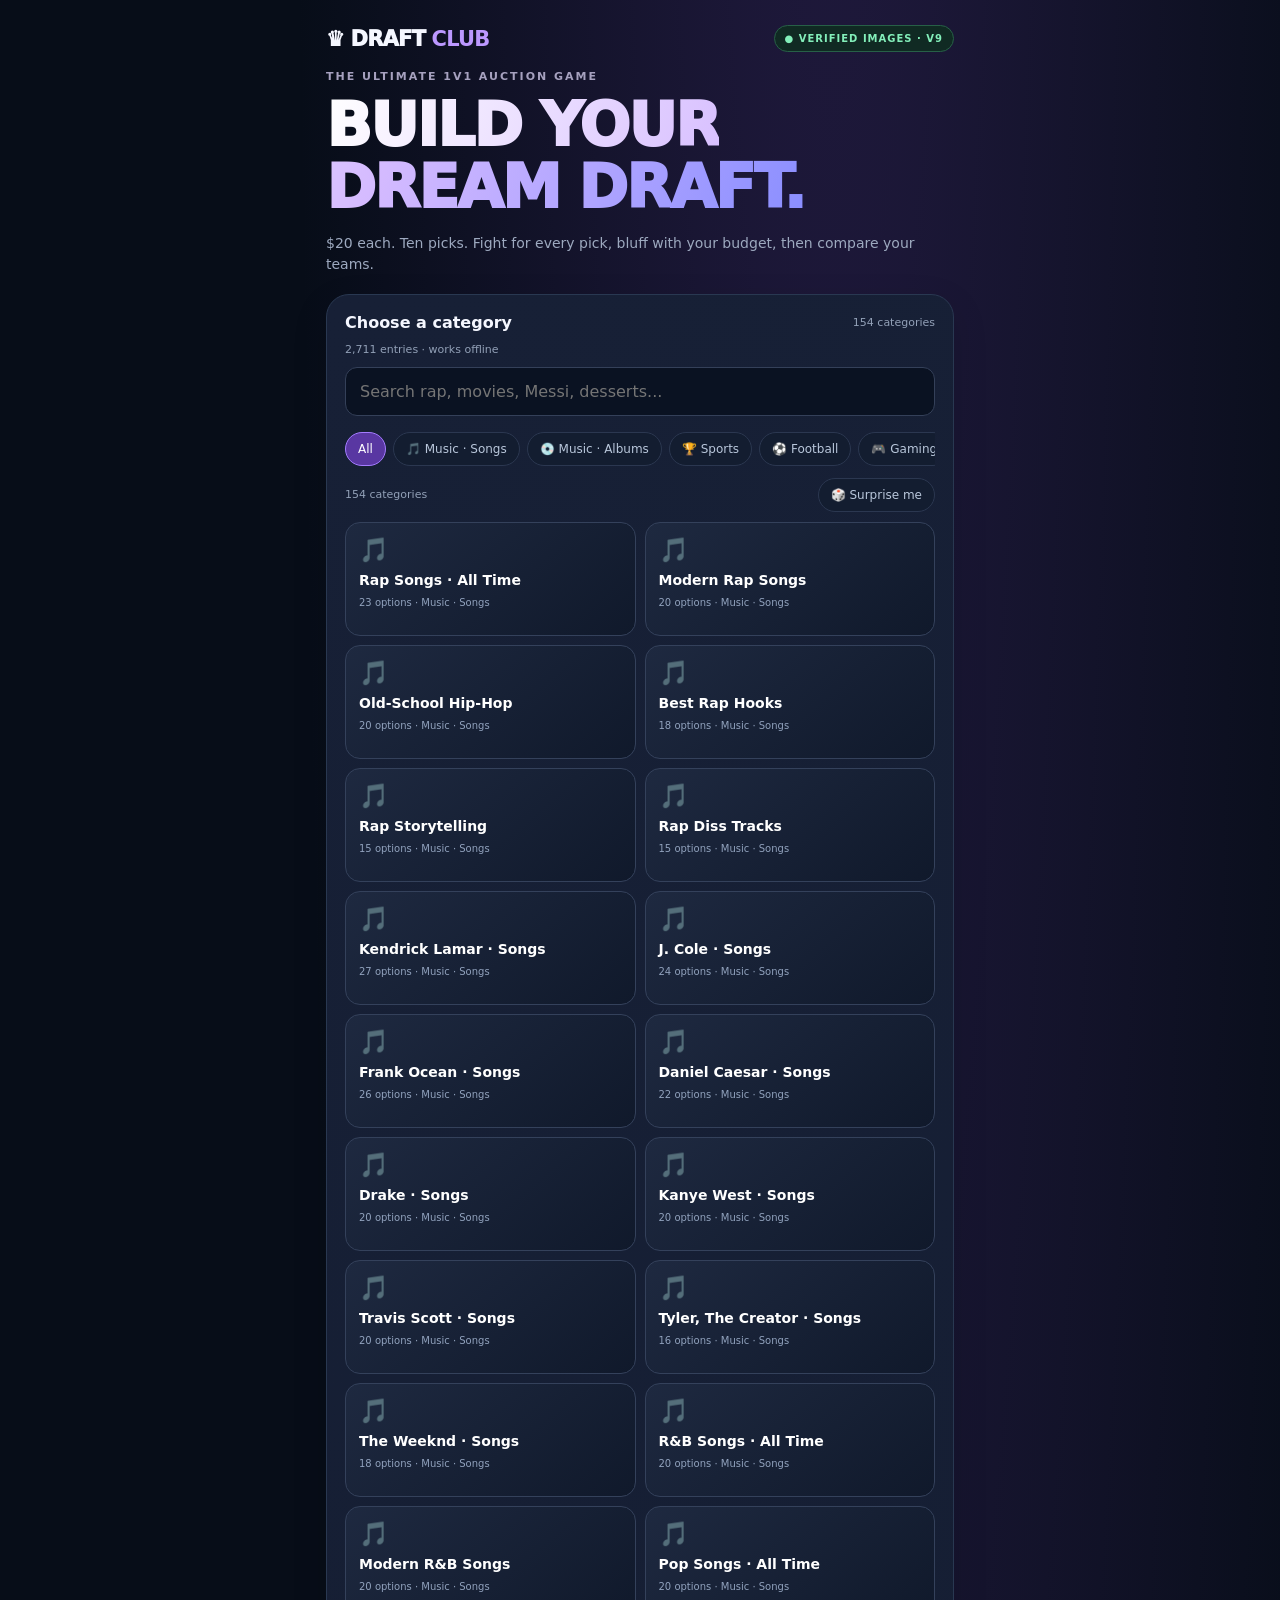
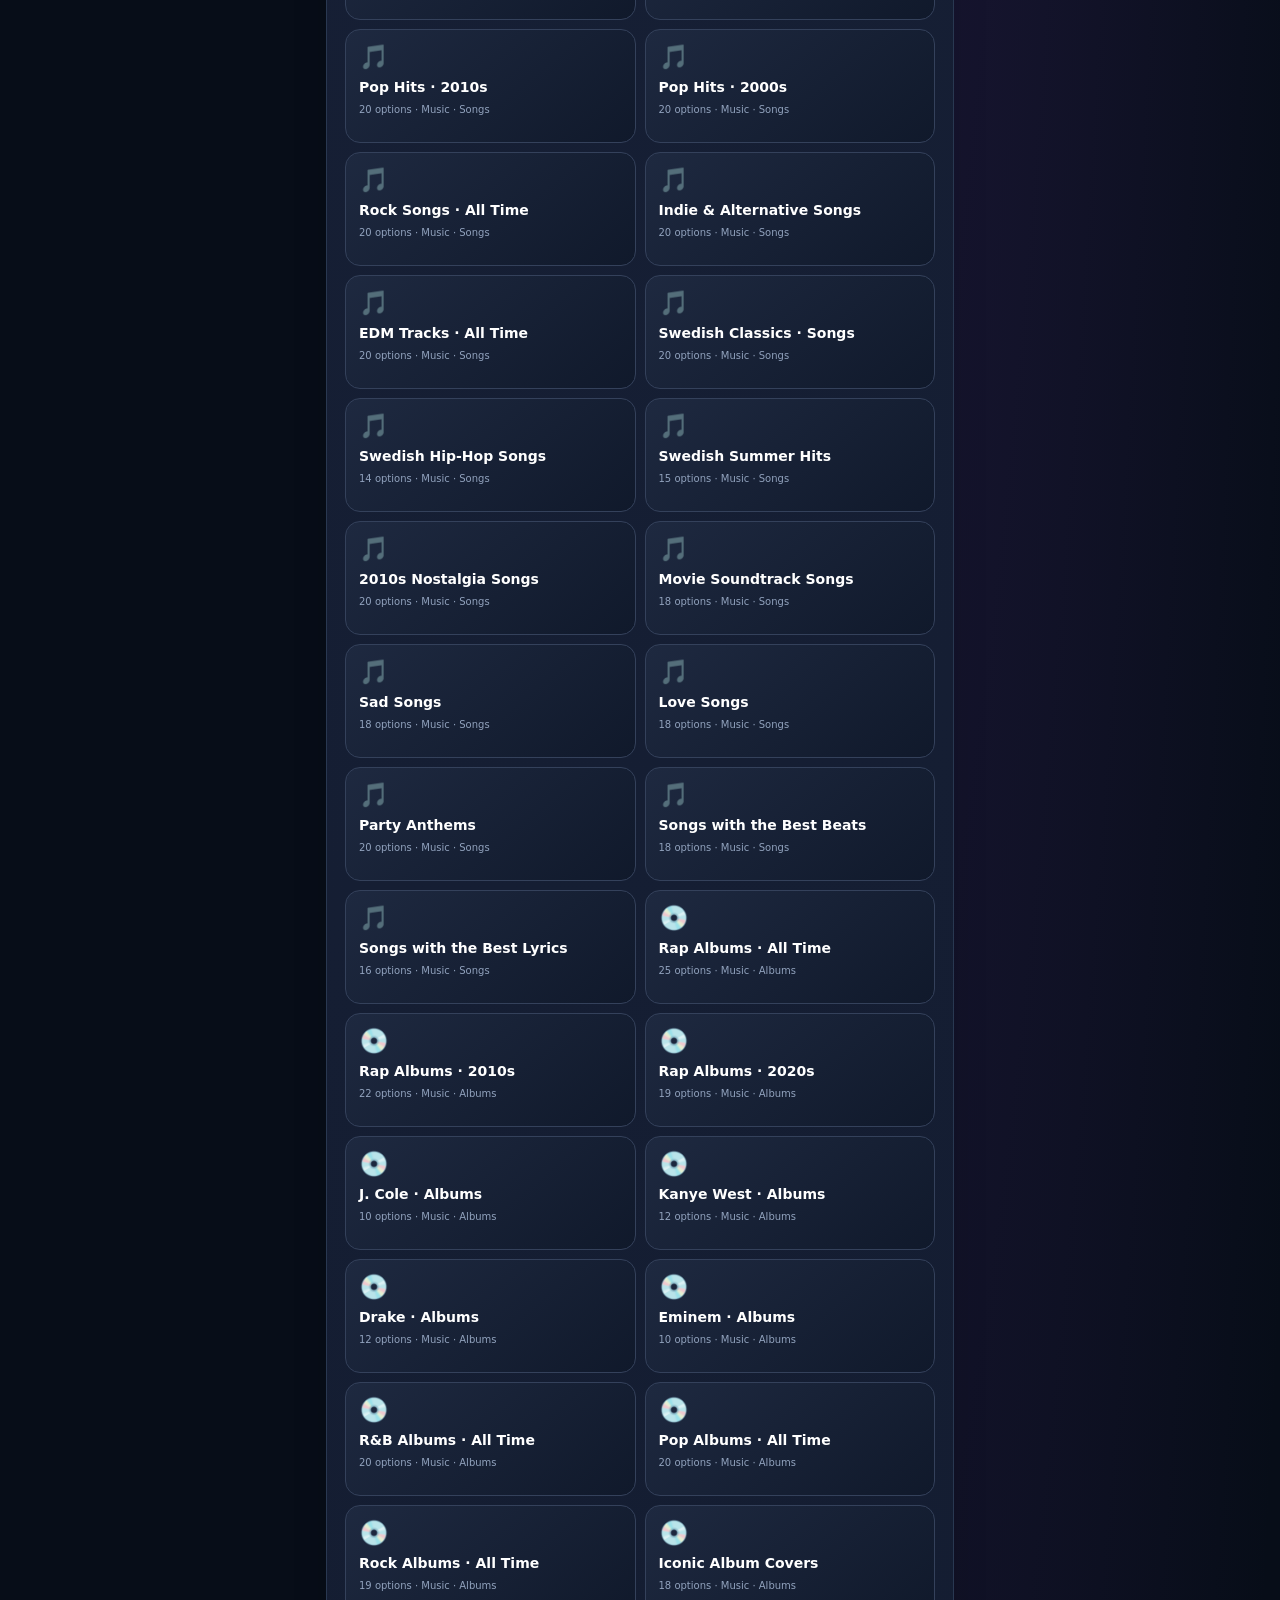
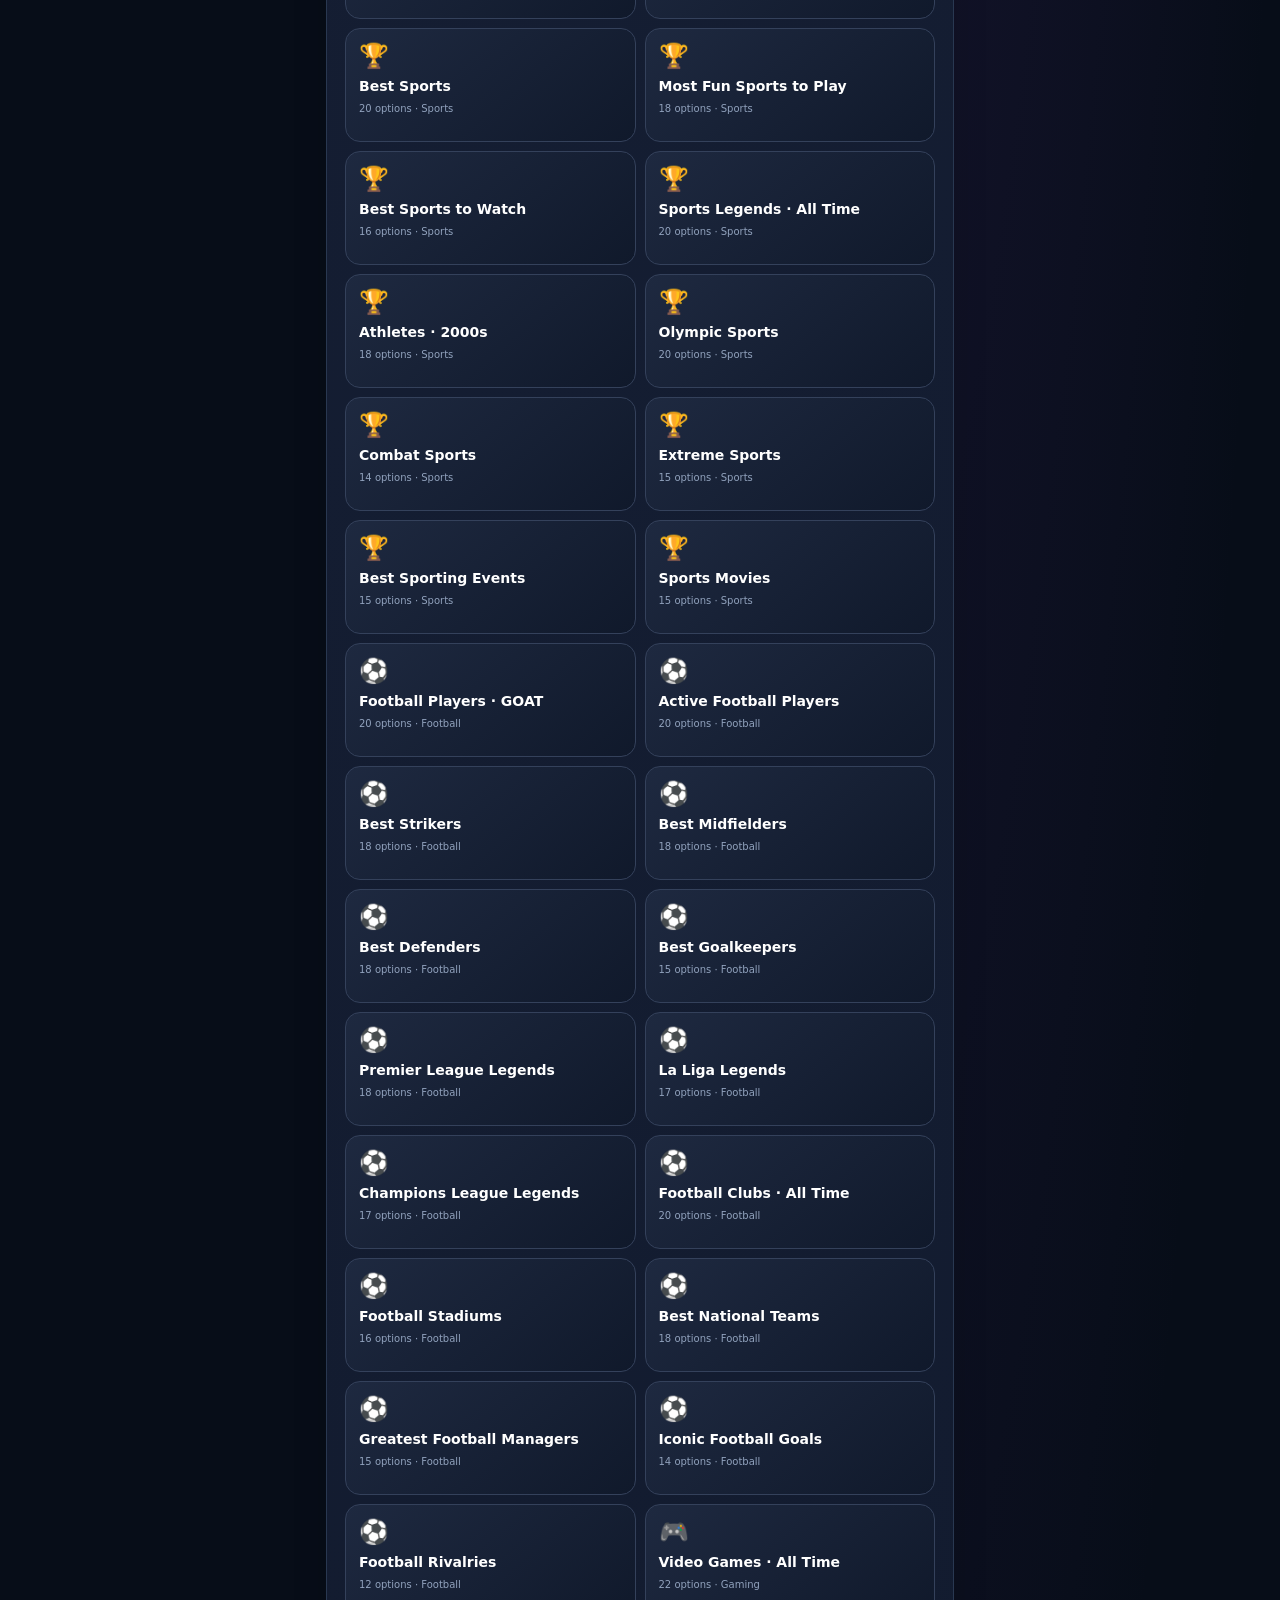
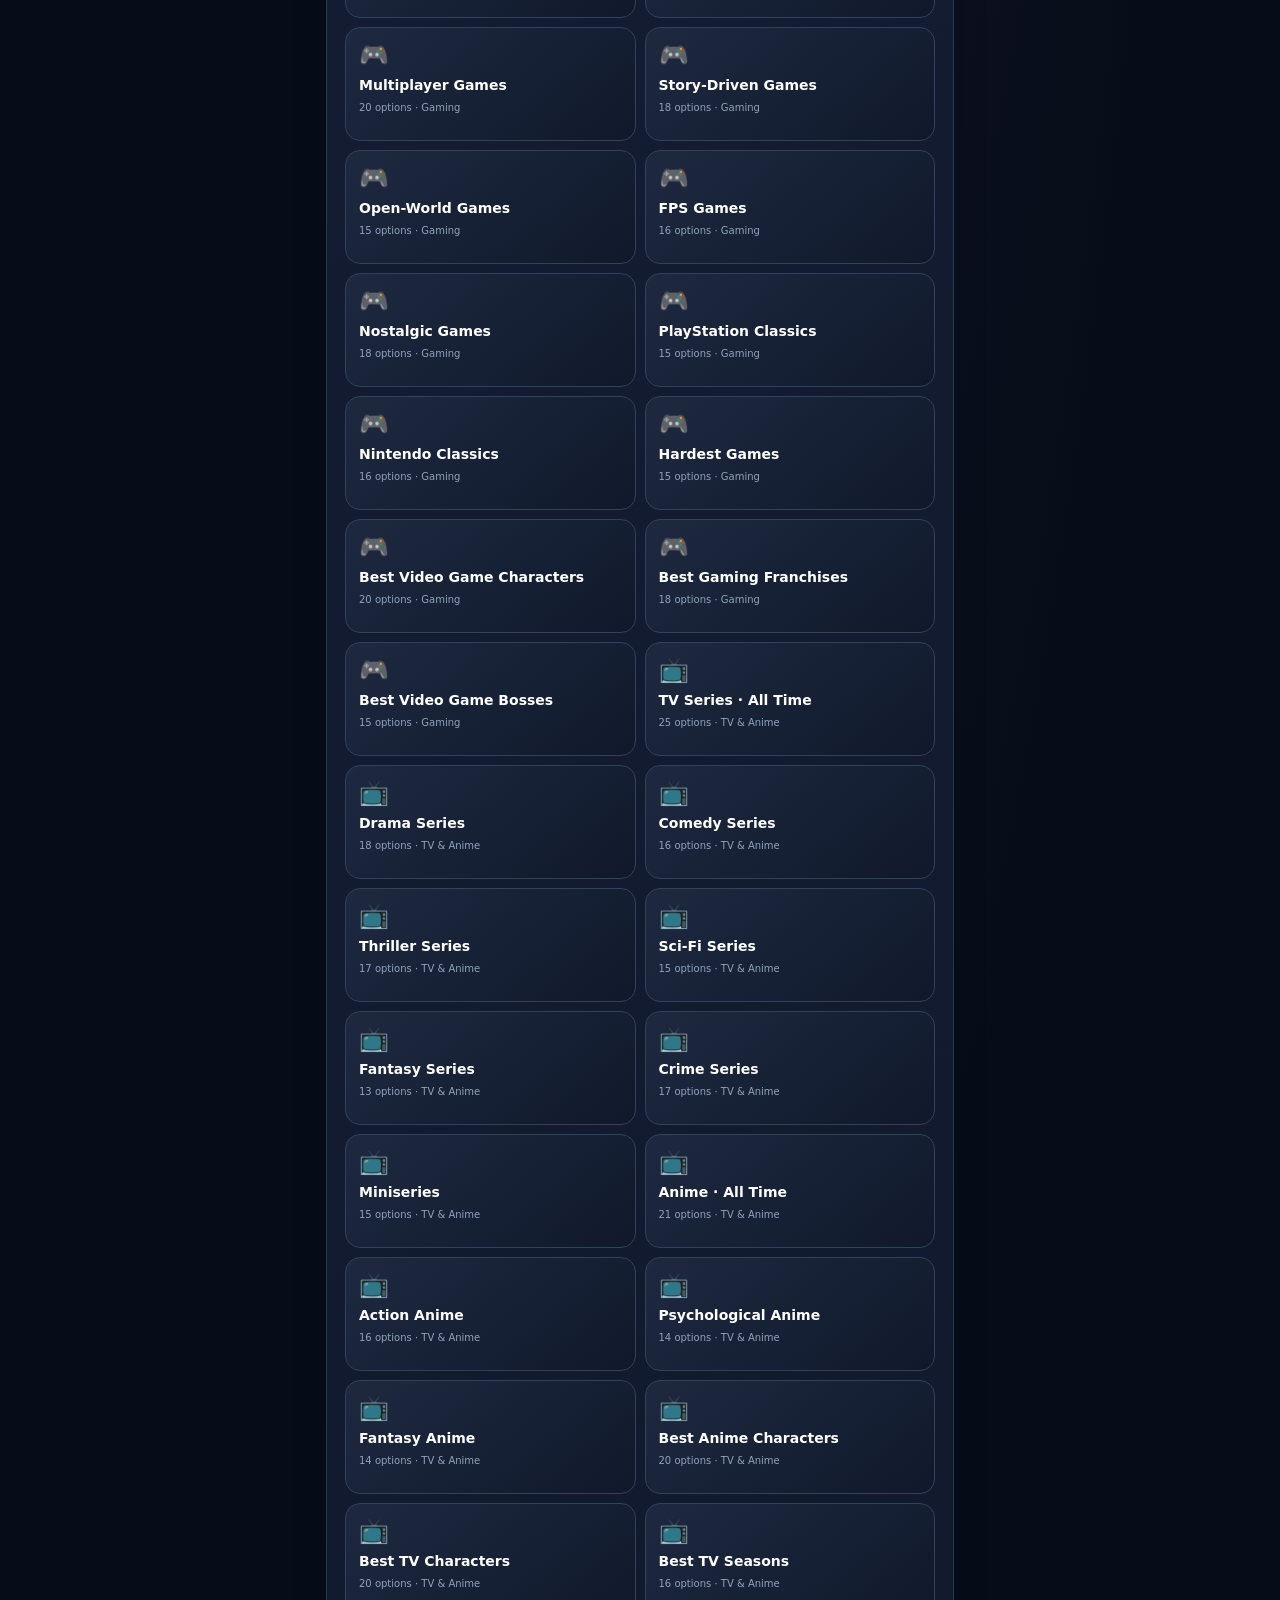
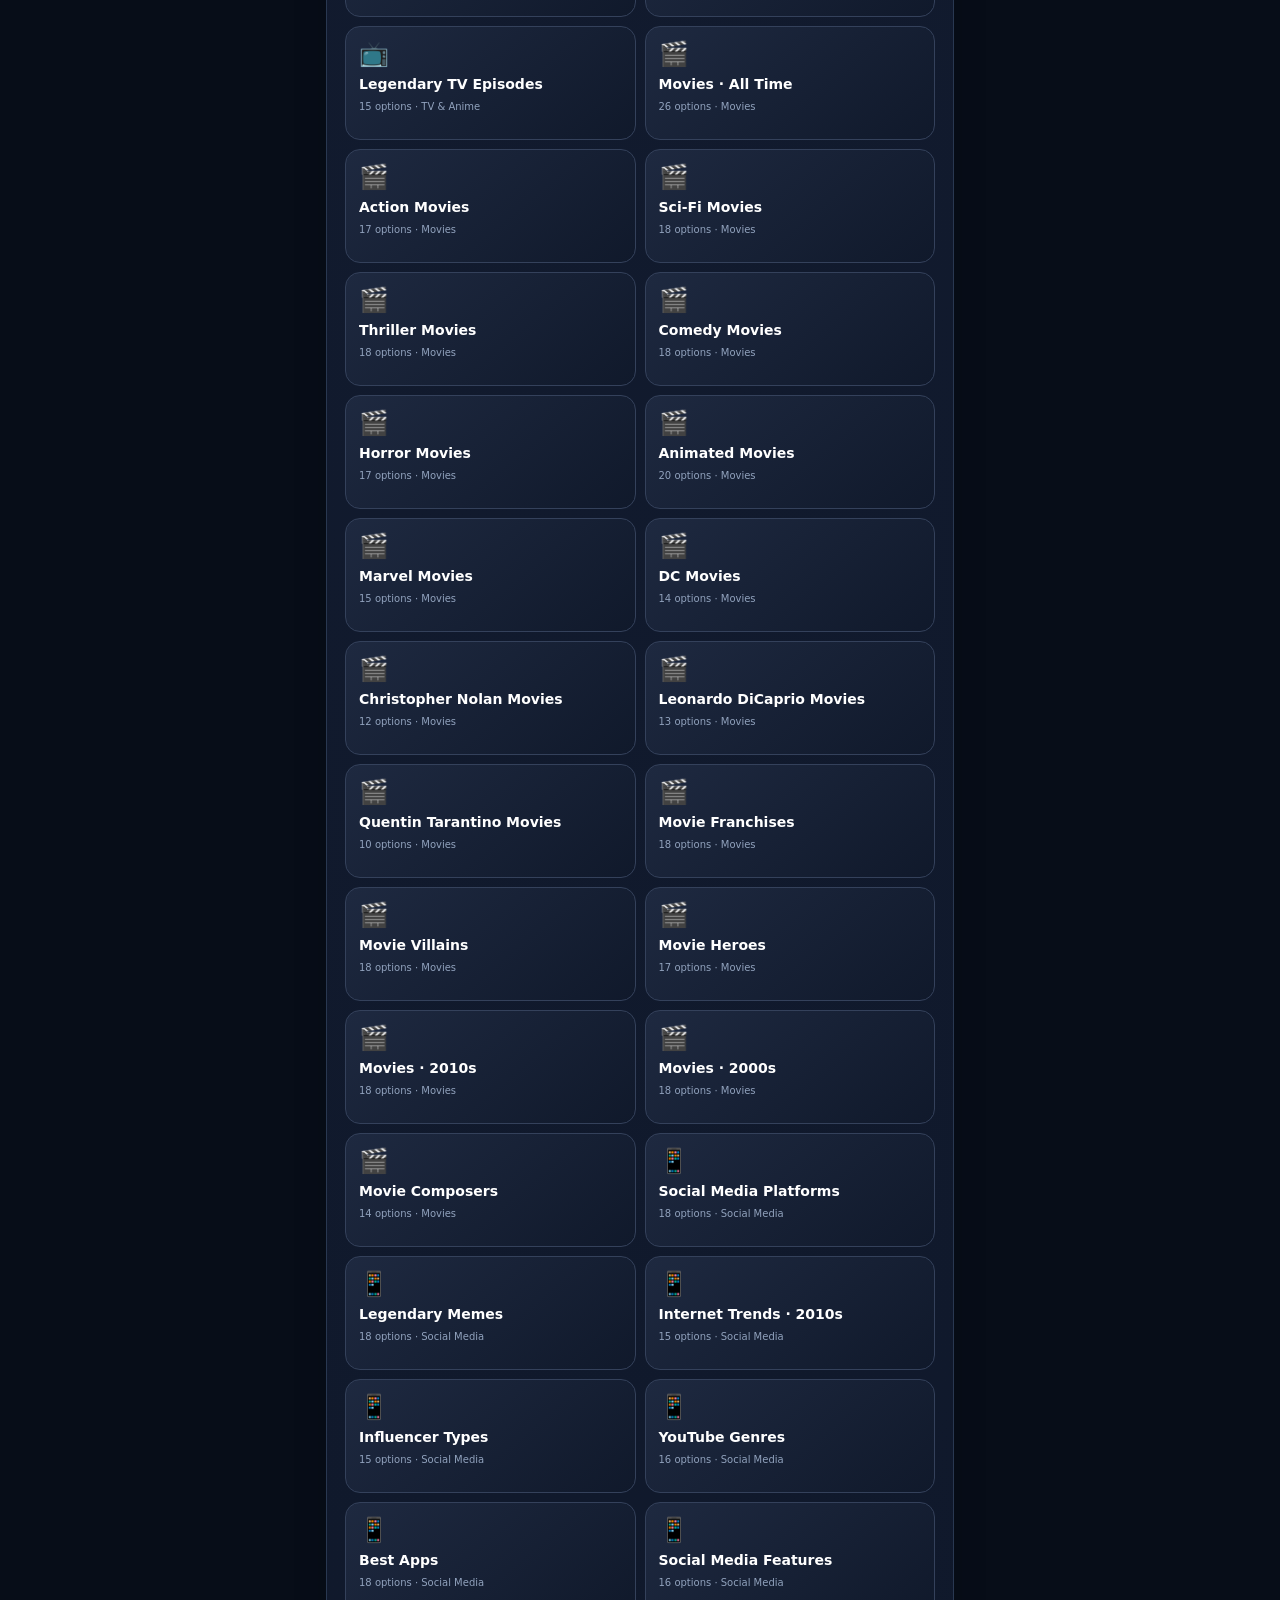
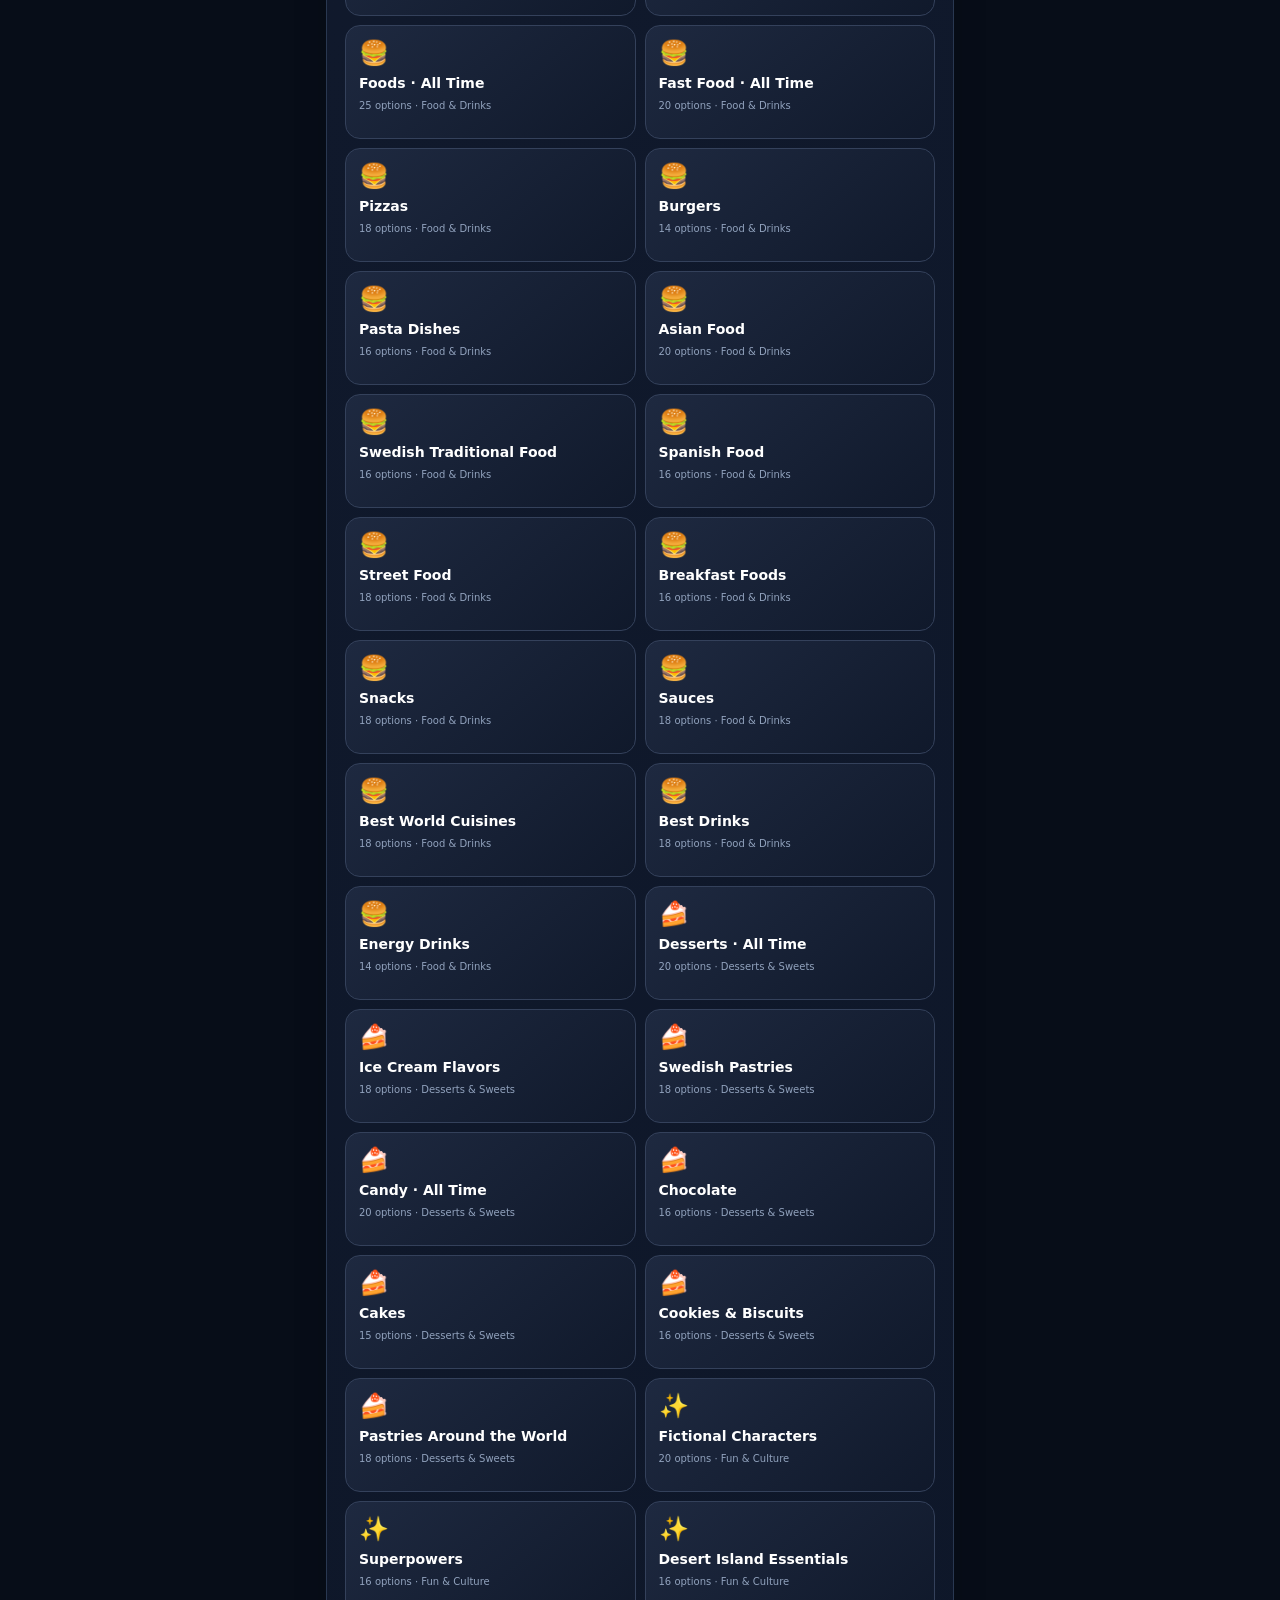
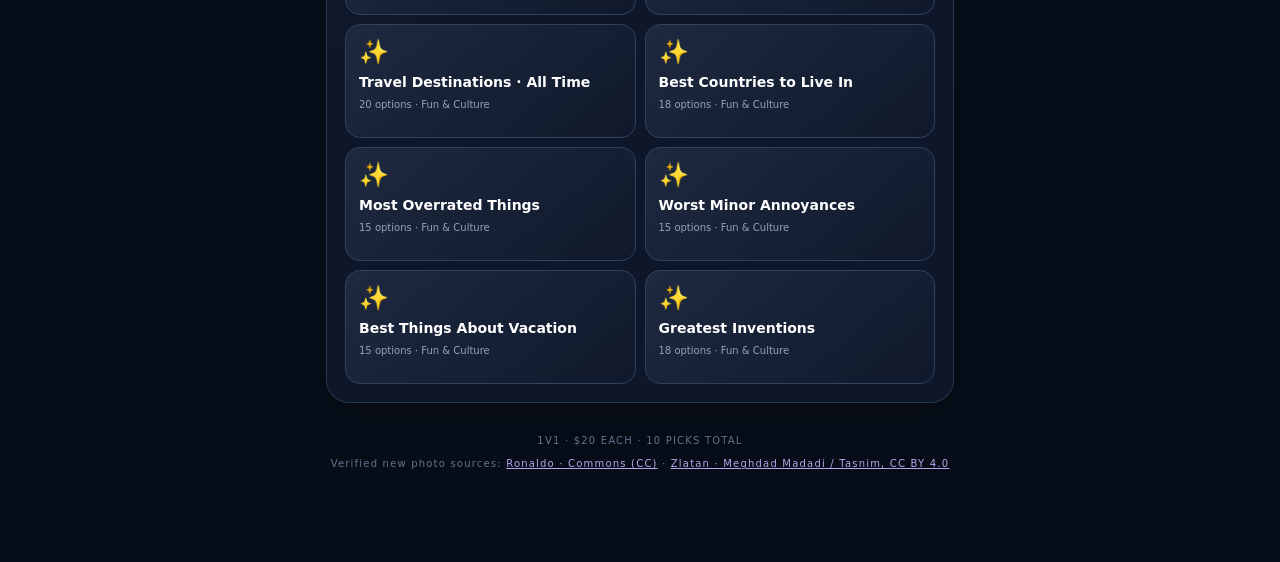
<file: Draft_Club_V10.3.html>
<!DOCTYPE html><html lang="en"><head><meta charset="utf-8"><meta name="viewport" content="width=device-width,initial-scale=1,maximum-scale=1,user-scalable=no,viewport-fit=cover"><meta name="theme-color" content="#070d18"><title>Draft Club · V10.3</title><style>
:root{color-scheme:dark;font-family:system-ui,-apple-system,Segoe UI,sans-serif;background:#070d18;color:#f5f7ff}*{box-sizing:border-box}body{margin:0;background:radial-gradient(ellipse at 65% -12%,#462c776b,transparent 46%),#070d18;min-height:100vh}button,input{font:inherit}button{cursor:pointer}button:disabled{opacity:.35;cursor:not-allowed}button:focus-visible,input:focus-visible{outline:3px solid #ad9bff}.app{max-width:660px;margin:auto;padding:18px 16px 90px}.top{display:flex;align-items:center;justify-content:space-between;padding:7px 0 18px}.brand{font-weight:1000;font-size:21px;letter-spacing:-.8px}.brand b{color:#bc98ff}.tag{font-size:10px;font-weight:900;letter-spacing:1px;color:#83efba;border:1px solid #276047;background:#102a23;padding:7px 10px;border-radius:30px}.eyebrow{font-size:11px;font-weight:900;letter-spacing:2px;color:#a6a1bf;text-transform:uppercase}.headline{font-size:clamp(36px,9vw,60px);letter-spacing:-2px;font-weight:1000;line-height:1.03;margin:12px 0}.grad{background:linear-gradient(110deg,#fff,#d5bbff,#8a8eff);background-clip:text;-webkit-background-clip:text;color:transparent}.muted{color:#9da9bf;font-size:14px;line-height:1.55}.panel,.hero,.resultCard{background:linear-gradient(160deg,#172036,#0e1729);border:1px solid #293851;border-radius:23px;padding:18px;margin-top:18px;box-shadow:0 12px 35px #0002}.row{display:flex;align-items:center;justify-content:space-between;gap:10px}.sub{color:#92a0b7;font-size:11px}.search,.name{width:100%;padding:14px;background:#0a1222;color:#fff;border:1px solid #344059;border-radius:12px}.filters{display:flex;gap:7px;overflow-x:auto;padding:16px 0 12px;scrollbar-width:none}.chip{flex:0 0 auto;background:#131d30;border:1px solid #2b3750;color:#b9c7db;border-radius:50px;padding:9px 12px;font-size:12px}.chip.active{background:#5937a2;color:white;border-color:#a47cff}.catgrid{display:grid;grid-template-columns:repeat(2,minmax(0,1fr));gap:9px}.cat{border:1px solid #34415b;background:linear-gradient(140deg,#1e2940,#10192b);border-radius:15px;text-align:left;padding:13px;min-height:114px;color:#fff;display:flex;flex-direction:column;gap:8px}.cat .emoji{font-size:24px}.cat strong{font-size:14px;line-height:1.25}.cat small{color:#91a2bd;font-size:10px}.primary{background:linear-gradient(120deg,#9556fa,#633be4);box-shadow:0 6px 25px #682ac846;color:#fff;border:0;border-radius:15px;width:100%;padding:17px;font-weight:900;margin-top:14px}.back{border:0;background:transparent;color:#bbc7df;font-weight:750;padding:8px 0}.grid2{display:grid;grid-template-columns:repeat(2,minmax(0,1fr));gap:10px}.mode{background:#101a2d;color:#dce5f7;border:1px solid #35425b;border-radius:16px;padding:16px 10px;text-align:left}.mode.active{border-color:#b58dfc;background:#382458}.mode strong{font-size:15px;display:block}.mode small{color:#a2adc3;display:block;margin-top:7px;line-height:1.4}.sectiontitle{font-size:14px;margin:20px 0 9px}.player{border:1px solid #303b55;background:#121b2e;padding:14px;border-radius:16px;min-height:110px;text-align:center}.player.on{background:linear-gradient(130deg,#123d34,#132d32);border:2px solid #38d99c}.pname{font-size:13px;font-weight:900;overflow-wrap:anywhere}.money{font-size:28px;font-weight:1000;margin:6px 0}.picks{color:#a0abc0;font-size:11px}.turnpill{margin-top:6px;color:#6df0b4;font-size:11px;font-weight:900}.hero{text-align:center;margin-top:15px;padding:20px 12px 16px}.art{width:146px;height:146px;border-radius:16px;box-shadow:0 15px 35px #0007;margin:12px auto 10px;display:block;object-fit:cover}.itemtitle{font-size:clamp(23px,7vw,34px);font-weight:950;line-height:1.14;overflow-wrap:anywhere}.artist{color:#b4c5d8;font-size:13px;margin-top:5px}.pricelabel{font-size:11px;letter-spacing:2px;color:#99a6bb;margin-top:14px;font-weight:850}.price{font-size:43px;font-weight:1000}.turn{font-size:17px;text-align:center;font-weight:950;margin:18px 0 12px}.raise{display:flex;justify-content:space-between;align-items:center;background:#141d30;border:1px solid #2e3b53;border-radius:14px;padding:9px 12px;margin-bottom:12px}.stepper{display:flex;align-items:center;gap:12px}.stepper button{color:#fff;font-size:23px;font-weight:850;width:43px;height:43px;background:#2a3854;border:1px solid #405574;border-radius:11px}.stepper output{font-size:19px;min-width:48px;text-align:center;font-weight:950}.action{border:0;height:100px;border-radius:17px;color:white;font-weight:1000;font-size:18px;display:flex;flex-direction:column;align-items:center;justify-content:center;gap:3px}.action small{font-size:11px;font-weight:650}.action .symbol{font-size:29px}.give{background:linear-gradient(160deg,#f14d63,#b91c43)}.bid{background:linear-gradient(160deg,#29d582,#078e60)}.footnote{font-size:12px;color:#9aabc5;line-height:1.5}.notice{background:#152b30;border:1px solid #265e56;color:#96f2cc;border-radius:12px;padding:11px;margin:13px 0;font-size:12px}.drafts{display:grid;grid-template-columns:repeat(2,minmax(0,1fr));gap:10px;margin-top:18px}.list{padding:11px;border:1px solid #2c3850;border-radius:14px;background:#10192b}.list h3{font-size:13px;overflow-wrap:anywhere}.pickitem{display:flex;align-items:center;gap:8px;padding:7px 0;border-top:1px solid #29344d;font-size:11px;overflow-wrap:anywhere}.miniart{width:37px;height:37px;border-radius:6px;flex:none}.pickitem small{color:#a7b0c0}.pictext{min-width:0;flex:1}.secondary{width:100%;padding:14px 8px;border:1px solid #3b4864;background:#162238;color:white;border-radius:12px;font-weight:850}.result{font-size:27px;font-weight:1000}.score{font-size:36px;font-weight:1000}.center{text-align:center}.tip{color:#b0bbd0;font-size:12px;line-height:1.6}footer{padding-top:32px;text-align:center;font-size:10px;color:#64728c;letter-spacing:1.2px}@media(max-width:370px){.app{padding:12px 10px 60px}.action{font-size:16px}.cat{min-height:120px}}

/* Prevent iOS double-tap zoom during rapid bidding; pinch zoom remains available. */
html,body,button,input,select,textarea,a,[role="button"]{touch-action:manipulation}

/* No double-tap zoom on interactive controls; pinch zoom remains available. */
html,body{touch-action:manipulation}
button,.action,.stepper,[role="button"]{touch-action:manipulation;-webkit-user-select:none;user-select:none;-webkit-tap-highlight-color:transparent}
.no-image{display:flex;align-items:center;justify-content:center;text-align:center;background:#121a2b;border:1px dashed #43506b;color:#8492b3;font-size:10px;font-weight:800;letter-spacing:.7px;padding:10px}.no-image span{max-width:120px}.no-image{width:146px;height:146px;border:1px solid #34425c;border-radius:16px;margin:12px auto 10px;display:flex;align-items:center;justify-content:center;background:#111b2e;color:#91a3bf;text-align:center;font-size:10px;letter-spacing:1px;font-weight:800;padding:12px}html,body,button{touch-action:manipulation}button{-webkit-user-select:none;user-select:none}
/* V10.1: compact, responsive draft lists. Avoid the large auction-image styles
   taking over roster thumbnails when a candidate has no verified photo. */
.drafts{grid-template-columns:minmax(0,1fr);gap:12px}
.drafts .list{min-width:0;overflow:hidden;padding:14px}
.drafts .list h3{margin:0 0 10px;line-height:1.4;font-size:15px}
.drafts .pickitem{display:grid;grid-template-columns:44px minmax(0,1fr) auto;align-items:center;column-gap:11px;min-width:0;padding:10px 0;font-size:13px;line-height:1.35}
.drafts .pickitem .miniart{display:flex;align-items:center;justify-content:center;width:44px;height:44px;min-width:44px;min-height:44px;max-width:44px;max-height:44px;margin:0;padding:0;border-radius:9px;object-fit:cover;overflow:hidden;box-shadow:none}
.drafts .pickitem .no-image.miniart span{font-size:6px;letter-spacing:.2px;line-height:1.2;overflow-wrap:normal;text-align:center;padding:3px}
.drafts .pickitem .pictext{min-width:0;overflow-wrap:break-word;word-break:normal;white-space:normal;font-size:13px}
.drafts .pickitem small{font-size:12px;white-space:nowrap;align-self:center}

.loading-art{position:relative;overflow:hidden}.loading-art::after{content:"";position:absolute;inset:0;background:linear-gradient(90deg,transparent,rgba(255,255,255,.07),transparent);transform:translateX(-100%);animation:shine 1.4s infinite}.no-image span,.loading-art span{font-size:12px;letter-spacing:.18em;text-align:center;padding:0 18px}.art,.miniart{object-fit:cover}body{touch-action:manipulation}@keyframes shine{to{transform:translateX(100%)}}</style></head><body><div class="app"><header class="top"><div class="brand">♛ DRAFT <b>CLUB</b></div><div class="tag">● VERIFIED IMAGES · V9</div></header><main id="view"><section class="panel" style="margin-top:35px;padding:24px"><h1 style="font-size:26px">This preview cannot run the game</h1><p class="muted">The HTML viewer you opened does not appear to execute JavaScript. The draft requires a browser or HTML viewer with JavaScript enabled. Open this file in a browser-capable HTML app, rather than the iPhone Files or ChatGPT preview.</p><p class="muted">The full game and category database are included inside this file. Some externally hosted verified photos require internet until stored locally.</p></section></main><footer>1V1 · $20 EACH · 10 PICKS TOTAL<div style="margin-top:10px;line-height:1.6">Verified new photo sources: <a href="https://commons.wikimedia.org/wiki/File:CR7Portugal24.jpg" target="_blank" rel="noopener" style="color:#b6a6eb">Ronaldo · Commons (CC)</a> · <a href="https://commons.wikimedia.org/wiki/File:Zlatan_Ibrahimovi%C4%87_June_2018.jpg" target="_blank" rel="noopener" style="color:#b6a6eb">Zlatan · Meghdad Madadi / Tasnim, CC BY 4.0</a></div></footer></div><script src="./image-manifest.js"></script><script src="./image-manifest.js"></script><script>
const DATA=[{"group":"Music · Songs","name":"Rap Songs · All Time","items":["Lose Yourself","Stan","NY State of Mind","Juicy","Shook Ones Pt. II","C.R.E.A.M.","Alright","Money Trees","Sing About Me, I’m Dying of Thirst","Runaway","POWER","SICKO MODE","90210","No Role Modelz","The Story of O.J.","HUMBLE.","m.A.A.d city","Ms. Jackson","California Love","Still D.R.E.","Nuthin’ but a G Thang","Family Business","Devil in a New Dress"]},{"group":"Music · Songs","name":"Modern Rap Songs","items":["FE!N","Not Like Us","Like That","Family Ties","Praise The Lord (Da Shine)","goosebumps","SICKO MODE","Surround Sound","Rich Spirit","No Role Modelz","Middle Child","First Person Shooter","Jimmy Cooks","90210","Off The Grid","CARNIVAL","redrum","A Lot","Bank Account","Hotline Bling"]},{"group":"Music · Songs","name":"Old-School Hip-Hop","items":["Juicy","Big Poppa","Hypnotize","California Love","Changes","Dear Mama","Hit ’Em Up","N.Y. State of Mind","The World Is Yours","C.R.E.A.M.","Protect Ya Neck","Shook Ones Pt. II","It Was a Good Day","Straight Outta Compton","Gin and Juice","Still D.R.E.","Forgot About Dre","Ruff Ryders’ Anthem","Ms. Jackson","B.O.B."]},{"group":"Music · Songs","name":"Best Rap Hooks","items":["No Role Modelz","The Real Slim Shady","Without Me","In Da Club","Gold Digger","Stronger","SICKO MODE","HUMBLE.","Hotline Bling","God’s Plan","Mask Off","Goosebumps","The Box","XO TOUR Llif3","Bad and Boujee","Congratulations","Super Bass","Empire State of Mind"]},{"group":"Music · Songs","name":"Rap Storytelling","items":["Stan","Sing About Me, I’m Dying of Thirst","DUCKWORTH.","Brenda’s Got a Baby","Dance with the Devil","4 Your Eyez Only","Wet Dreamz","How Much a Dollar Cost","The Art of Peer Pressure","You Never Know","Keisha’s Song (Her Pain)","The Story of O.J.","Rewind","Mockingbird","Children’s Story"]},{"group":"Music · Songs","name":"Rap Diss Tracks","items":["Not Like Us","euphoria","Meet the Grahams","Hit ’Em Up","Ether","Takeover","The Story of Adidon","No Vaseline","Back to Back","Killshot","The Warning","Real Muthaphuckkin G’s","Like That","Family Matters","6:16 in LA"]},{"group":"Music · Songs","name":"Kendrick Lamar · Songs","items":["Money Trees","Sing About Me, I’m Dying of Thirst","m.A.A.d city","Swimming Pools (Drank)","Bitch, Don’t Kill My Vibe","The Art of Peer Pressure","Alright","King Kunta","The Blacker the Berry","Wesley’s Theory","i","u","DNA.","HUMBLE.","PRIDE.","FEAR.","DUCKWORTH.","ELEMENT.","Count Me Out","N95","Father Time","Mother I Sober","Not Like Us","euphoria","tv off","luther","squabble up"]},{"group":"Music · Songs","name":"J. Cole · Songs","items":["No Role Modelz","Love Yourz","Wet Dreamz","Apparently","G.O.M.D.","January 28th","03’ Adolescence","Fire Squad","A Tale of 2 Citiez","4 Your Eyez Only","Change","Neighbors","Deja Vu","Middle Child","a lot","Kevin’s Heart","ATM","The Climb Back","my life","amari","p r i d e . i s . t h e . d e v i l","Crooked Smile","Power Trip","Work Out"]},{"group":"Music · Songs","name":"Frank Ocean · Songs","items":["Nights","Pink + White","Self Control","White Ferrari","Ivy","Solo","Godspeed","Seigfried","Skyline To","Nikes","Close to You","Chanel","Biking","Provider","DHL","In My Room","Pyramids","Thinkin Bout You","Lost","Super Rich Kids","Sweet Life","Novacane","Swim Good","Bad Religion","Pilot Jones","American Wedding"]},{"group":"Music · Songs","name":"Daniel Caesar · Songs","items":["Best Part","Get You","Japanese Denim","Always","Superposition","Cyanide","Freudian","Blessed","We Find Love","Transform","Streetcar","Who Hurt You?","Hold Me Down","Loose","Neu Roses (Transgressor’s Song)","Entropy","Please Do Not Lean","Let Me Go","Valentina","Toronto 2014","Violet","Do You Like Me?"]},{"group":"Music · Songs","name":"Drake · Songs","items":["Marvins Room","Headlines","Take Care","Hold On, We’re Going Home","Started From the Bottom","Worst Behavior","Energy","Know Yourself","Hotline Bling","One Dance","Passionfruit","God’s Plan","Nice for What","Nonstop","Laugh Now Cry Later","Chicago Freestyle","Jungle","Feel No Ways","Tuscan Leather","Pound Cake / Paris Morton Music 2"]},{"group":"Music · Songs","name":"Kanye West · Songs","items":["Runaway","POWER","Devil in a New Dress","All of the Lights","Flashing Lights","Stronger","Good Life","Jesus Walks","Through the Wire","Family Business","Ultralight Beam","Father Stretch My Hands Pt. 1","Ghost Town","Bound 2","Black Skinhead","Heartless","Street Lights","Homecoming","Diamonds from Sierra Leone","Saint Pablo"]},{"group":"Music · Songs","name":"Travis Scott · Songs","items":["90210","SICKO MODE","goosebumps","STARGAZING","STOP TRYING TO BE GOD","ASTROTHUNDER","BUTTERFLY EFFECT","HIGHEST IN THE ROOM","MY EYES","FE!N","I KNOW ?","TELEKINESIS","MELTDOWN","Antidote","3500","Oh My Dis Side","Maria I’m Drunk","Nightcrawler","MAFIA","TIL FURTHER NOTICE"]},{"group":"Music · Songs","name":"Tyler, The Creator · Songs","items":["EARFQUAKE","NEW MAGIC WAND","GONE, GONE / THANK YOU","See You Again","WUSYANAME","SWEET / I THOUGHT YOU WANTED TO DANCE","IFHY","Yonkers","911 / Mr. Lonely","Boredom","Who Dat Boy","ARE WE STILL FRIENDS?","A BOY IS A GUN*","LUMBERJACK","DOGTOOTH","SORRY NOT SORRY"]},{"group":"Music · Songs","name":"The Weeknd · Songs","items":["Blinding Lights","Starboy","The Hills","Can’t Feel My Face","Save Your Tears","After Hours","Die For You","Call Out My Name","I Feel It Coming","Wicked Games","House of Balloons / Glass Table Girls","Often","Reminder","In Your Eyes","Out of Time","Less Than Zero","Heartless","Earned It"]},{"group":"Music · Songs","name":"R&B Songs · All Time","items":["Nights","Pink + White","Best Part","Get You","Japanese Denim","Thinkin Bout You","Snooze","Good Days","Kill Bill","Redbone","Adorn","Sure Thing","Cranes in the Sky","Ordinary People","No Scrubs","Dilemma","We Belong Together","Untitled (How Does It Feel)","Poison","Waterfalls"]},{"group":"Music · Songs","name":"Modern R&B Songs","items":["Snooze","Kill Bill","Good Days","Saturn","Best Part","Get You","Japanese Denim","Pink + White","Nights","Superposition","Cyanide","Heartbreak Anniversary","Leave The Door Open","Smokin Out The Window","Damage","Hrs and Hrs","Boo’d Up","Focus","Location","Talk"]},{"group":"Music · Songs","name":"Pop Songs · All Time","items":["Billie Jean","Thriller","Like a Prayer","Dancing Queen","I Wanna Dance with Somebody","Toxic","Bad Romance","Poker Face","Shake It Off","Rolling in the Deep","Someone Like You","Shape of You","Blinding Lights","Uptown Funk","Happy","Can’t Stop the Feeling!","Firework","Royals","Call Me Maybe","Viva la Vida"]},{"group":"Music · Songs","name":"Pop Hits · 2010s","items":["Somebody That I Used to Know","Rolling in the Deep","Royals","Get Lucky","Uptown Funk","Shape of You","Despacito","Havana","Closer","Cheap Thrills","Wake Me Up","Rather Be","Chandelier","Happy","Lean On","Starboy","Love Yourself","Sorry","Bad Guy","Shallow"]},{"group":"Music · Songs","name":"Pop Hits · 2000s","items":["Crazy in Love","Umbrella","Hey Ya!","Toxic","Hips Don’t Lie","Poker Face","Bad Romance","Viva la Vida","Mr. Brightside","In the End","Since U Been Gone","Apologize","Bleeding Love","Single Ladies","Yeah!","Low","I Gotta Feeling","Beautiful","Complicated","Clocks"]},{"group":"Music · Songs","name":"Rock Songs · All Time","items":["Bohemian Rhapsody","Stairway to Heaven","Hotel California","Smells Like Teen Spirit","Sweet Child O’ Mine","Back in Black","Thunderstruck","Highway to Hell","Enter Sandman","Paranoid","Wonderwall","Don’t Stop Believin’","Livin’ on a Prayer","Seven Nation Army","Mr. Brightside","Everlong","Dream On","Paint It Black","Comfortably Numb","Free Bird"]},{"group":"Music · Songs","name":"Indie & Alternative Songs","items":["505","Do I Wanna Know?","Fluorescent Adolescent","The Less I Know the Better","Let It Happen","Eventually","Sweater Weather","Somebody Else","Robbers","Riptide","Take Me Out","Mr. Brightside","Reptilia","Last Nite","Feel Good Inc.","Kids","Electric Feel","Pumped Up Kicks","Space Song","Chamber of Reflection"]},{"group":"Music · Songs","name":"EDM Tracks · All Time","items":["Levels","Wake Me Up","Animals","Titanium","Don’t You Worry Child","One (Your Name)","Greyhound","Clarity","Stay the Night","Lean On","Where Are Ü Now","Faded","Alone","Summer","Feel So Close","This Is What You Came For","Strobe","Scary Monsters and Nice Sprites","Turn Down for What","Secrets"]},{"group":"Music · Songs","name":"Swedish Classics · Songs","items":["Dancing Queen","Mamma Mia","The Winner Takes It All","Gimme! Gimme! Gimme!","Sommartider","När vi gräver guld i USA","Öppna landskap","Du är min man","Himlen är oskyldigt blå","Utan dina andetag","Kärleken väntar","Sverige","Kom igen Lena!","Det kommer aldrig va över för mig","Från och med du","Guld och gröna skogar","Michelangelo","Genom eld och vatten","Vart jag mig i världen vänder","En kväll i juni"]},{"group":"Music · Songs","name":"Swedish Hip-Hop Songs","items":["Katten i trakten","Samma gamla vanliga","Din låt","Mamma","Dansa","Malmö stad","Försent","Trakten min","Söder om söder","Luffare","Blod svett & tårar","Stockholmsnatt","Välkommen till förorten","Solen i ögonen"]},{"group":"Music · Songs","name":"Swedish Summer Hits","items":["Sommartider","Guld och gröna skogar","Bada nakna","Ingen sommar utan reggae","Kom igen Lena!","Sol vind och vatten","Från och med du","Vart jag mig i världen vänder","Dansa pausa","Jag kommer","Flytta på dej","Mikrofonkåt","När vi gräver guld i USA","Välkommen in","Alla som inte dansar"]},{"group":"Music · Songs","name":"2010s Nostalgia Songs","items":["Call Me Maybe","Gangnam Style","Party Rock Anthem","We Found Love","Somebody That I Used to Know","Counting Stars","Radioactive","Roar","Happy","Uptown Funk","Rather Be","Wake Me Up","Lean On","See You Again","Let Her Go","Riptide","Pompeii","Timber","Safe and Sound","Clarity"]},{"group":"Music · Songs","name":"Movie Soundtrack Songs","items":["My Heart Will Go On","Skyfall","Shallow","Let It Go","Circle of Life","Can You Feel the Love Tonight","A Whole New World","City of Stars","Lose Yourself","See You Again","Eye of the Tiger","Ghostbusters","I Will Always Love You","Time","Cornfield Chase","Concerning Hobbits","He’s a Pirate","Now We Are Free"]},{"group":"Music · Songs","name":"Sad Songs","items":["Someone Like You","Fix You","Let Her Go","All I Want","The Night We Met","Another Love","Skinny Love","When I Was Your Man","All Too Well","Liability","Hurt","Jealous","Self Control","White Ferrari","Godspeed","Love Yourz","Streetcar","Fourth of July"]},{"group":"Music · Songs","name":"Love Songs","items":["All of Me","Perfect","Best Part","Get You","Japanese Denim","Thinking Out Loud","Just the Way You Are","Love on Top","Make You Feel My Love","Yellow","Something","Can’t Help Falling in Love","At Last","Adore You","Die For You","Pink + White","I Will Always Love You","Until I Found You"]},{"group":"Music · Songs","name":"Party Anthems","items":["Yeah!","Low","Party Rock Anthem","Titanium","Levels","Danza Kuduro","Gasolina","Pepas","Temperature","Turn Down for What","Mr. Brightside","I Gotta Feeling","Uptown Funk","We Found Love","Dancing Queen","Get Lucky","Shots","Timber","Wake Me Up","Don’t Stop the Music"]},{"group":"Music · Songs","name":"Songs with the Best Beats","items":["Still D.R.E.","POWER","Money Trees","m.A.A.d city","SICKO MODE","90210","Mask Off","No Role Modelz","HUMBLE.","DNA.","Father Stretch My Hands Pt. 1","Devil in a New Dress","Shook Ones Pt. II","C.R.E.A.M.","Redbone","Nights","Goosebumps","Praise The Lord (Da Shine)"]},{"group":"Music · Songs","name":"Songs with the Best Lyrics","items":["Sing About Me, I’m Dying of Thirst","4 Your Eyez Only","Stan","DUCKWORTH.","How Much a Dollar Cost","Love Yourz","Mockingbird","The Blacker the Berry","Nights","Self Control","The Story of O.J.","Changes","Dance with the Devil","Hurt","Fast Car","Brenda’s Got a Baby"]},{"group":"Music · Albums","name":"Rap Albums · All Time","items":["Illmatic","To Pimp a Butterfly","good kid, m.A.A.d city","My Beautiful Dark Twisted Fantasy","The College Dropout","Late Registration","Graduation","The Blueprint","The Black Album","Ready to Die","Life After Death","All Eyez on Me","The Chronic","2001","Enter the Wu-Tang (36 Chambers)","The Marshall Mathers LP","The Eminem Show","Aquemini","Stankonia","Madvillainy","The Low End Theory","Midnight Marauders","DAMN.","2014 Forest Hills Drive","Rodeo"]},{"group":"Music · Albums","name":"Rap Albums · 2010s","items":["My Beautiful Dark Twisted Fantasy","good kid, m.A.A.d city","To Pimp a Butterfly","DAMN.","2014 Forest Hills Drive","4 Your Eyez Only","Take Care","Nothing Was the Same","If You’re Reading This It’s Too Late","Rodeo","ASTROWORLD","Birds in the Trap Sing McKnight","Culture","DS2","Flower Boy","IGOR","Some Rap Songs","The Life of Pablo","Yeezus","Daytona","Swimming","Blonde"]},{"group":"Music · Albums","name":"Rap Albums · 2020s","items":["The Off-Season","Mr. Morale & the Big Steppers","GNX","UTOPIA","Heroes & Villains","Melt My Eyez See Your Future","The Forever Story","King’s Disease III","Magic","Call Me If You Get Lost","Chromakopia","We Don’t Trust You","American Dream","Might Delete Later","Alfredo","It’s Almost Dry","The Melodic Blue","Pink Tape","Her Loss"]},{"group":"Music · Albums","name":"J. Cole · Albums","items":["Cole World: The Sideline Story","Born Sinner","2014 Forest Hills Drive","4 Your Eyez Only","KOD","The Off-Season","Might Delete Later","Revenge of the Dreamers III","Friday Night Lights","The Warm Up"]},{"group":"Music · Albums","name":"Kanye West · Albums","items":["The College Dropout","Late Registration","Graduation","808s & Heartbreak","My Beautiful Dark Twisted Fantasy","Yeezus","The Life of Pablo","ye","Jesus Is King","Donda","Watch the Throne","Kids See Ghosts"]},{"group":"Music · Albums","name":"Drake · Albums","items":["Thank Me Later","Take Care","Nothing Was the Same","If You’re Reading This It’s Too Late","Views","More Life","Scorpion","Certified Lover Boy","Honestly, Nevermind","Her Loss","For All the Dogs","Dark Lane Demo Tapes"]},{"group":"Music · Albums","name":"Eminem · Albums","items":["The Slim Shady LP","The Marshall Mathers LP","The Eminem Show","Encore","Relapse","Recovery","The Marshall Mathers LP 2","Kamikaze","Music to Be Murdered By","The Death of Slim Shady (Coup de Grâce)"]},{"group":"Music · Albums","name":"R&B Albums · All Time","items":["Blonde","channel ORANGE","Freudian","CASE STUDY 01","NEVER ENOUGH","Ctrl","SOS","ANTI","Lemonade","Beyoncé","House of Balloons","Trilogy","After Hours","Voodoo","Brown Sugar","Confessions","The Miseducation of Lauryn Hill","Songs in the Key of Life","Back to Black","What’s Going On"]},{"group":"Music · Albums","name":"Pop Albums · All Time","items":["Thriller","Bad","1989","Red","Folklore","21","25","Future Nostalgia","The Fame Monster","Born This Way","Teenage Dream","Back to Black","Lemonade","SOUR","Fine Line","After Hours","Starboy","Dua Lipa","Random Access Memories","Abbey Road"]},{"group":"Music · Albums","name":"Rock Albums · All Time","items":["Abbey Road","Revolver","The Dark Side of the Moon","Wish You Were Here","Rumours","Nevermind","In Utero","OK Computer","Kid A","The Wall","Back in Black","Led Zeppelin IV","The Joshua Tree","American Idiot","Hybrid Theory","Meteora","AM","Is This It","Californication"]},{"group":"Music · Albums","name":"Iconic Album Covers","items":["Abbey Road","The Dark Side of the Moon","Nevermind","To Pimp a Butterfly","Blonde","My Beautiful Dark Twisted Fantasy","The College Dropout","Astroworld","The Velvet Underground & Nico","Unknown Pleasures","The Life of Pablo","Graduation","Illmatic","Ready to Die","IGOR","DAMN.","Thriller","Rumours"]},{"group":"Sports","name":"Best Sports","items":["Fotboll","Basket","Tennis","Formel 1","Ishockey","Handboll","Volleyboll","Boxning","MMA","Golf","Friidrott","Simning","Padel","Badminton","Baseboll","Amerikansk fotboll","Rugby","Futsal","Cykling","Skidåkning"]},{"group":"Sports","name":"Most Fun Sports to Play","items":["Fotboll","Futsal","Basket","Padel","Tennis","Beachvolleyboll","Handboll","Badminton","Pingis","Golf","Bowling","Paintball","Innebandy","Volleyboll","Biljard","Pickleball","Dodgeball","Frisbeegolf"]},{"group":"Sports","name":"Best Sports to Watch","items":["Fotboll","Champions League-fotboll","NBA-basket","Formel 1","UFC","Boxning","Wimbledon","Ishockey-VM","NFL","Olympiska spelen","Handboll","Friidrott","Cricket","Baseboll","Rugby","Dart"]},{"group":"Sports","name":"Sports Legends · All Time","items":["Michael Jordan","Lionel Messi","Cristiano Ronaldo","Muhammad Ali","Serena Williams","Usain Bolt","LeBron James","Roger Federer","Rafael Nadal","Novak Djokovic","Tom Brady","Tiger Woods","Michael Phelps","Wayne Gretzky","Pelé","Diego Maradona","Simone Biles","Lewis Hamilton","Michael Schumacher","Kobe Bryant"]},{"group":"Sports","name":"Athletes · 2000s","items":["Lionel Messi","Cristiano Ronaldo","LeBron James","Kobe Bryant","Serena Williams","Roger Federer","Rafael Nadal","Novak Djokovic","Usain Bolt","Michael Phelps","Lewis Hamilton","Max Verstappen","Tom Brady","Stephen Curry","Conor McGregor","Tiger Woods","Zlatan Ibrahimović","Katie Ledecky"]},{"group":"Sports","name":"Olympic Sports","items":["100 meter","200 meter","Maraton","Längdhopp","Höjdhopp","Stavhopp","Simning","Gymnastik","Bordtennis","Tennis","Basket","Fotboll","Boxning","Brottning","Judo","Skateboard","Bågskytte","Cykel","Rodd","Fäktning"]},{"group":"Sports","name":"Combat Sports","items":["Boxning","MMA","Muay thai","Kickboxning","Judo","Karate","Taekwondo","Brasiliansk jiu-jitsu","Brottning","Sambo","Kung fu","Fäktning","Krav maga","Capoeira"]},{"group":"Sports","name":"Extreme Sports","items":["Fallskärmshoppning","Surfing","Skateboard","Snowboard","BMX","Parkour","Klättring","Wingsuit","Downhill mountainbike","Kitesurfing","Motocross","Wakeboard","Basejump","Freeride-skidor","Bungyjump"]},{"group":"Sports","name":"Best Sporting Events","items":["Fotbolls-VM","Champions League-final","OS","Super Bowl","NBA Finals","Wimbledon-final","El Clásico","Formel 1 Monaco GP","UFC-titelmatch","Tour de France","NHL Stanley Cup-final","Fotbolls-EM","Copa América-final","The Masters","World Series"]},{"group":"Sports","name":"Sports Movies","items":["Rocky","Creed","Warrior","Moneyball","Remember the Titans","Coach Carter","Rush","Ford v Ferrari","Raging Bull","Million Dollar Baby","The Blind Side","The Karate Kid","Invictus","The Fighter","Space Jam"]},{"group":"Football","name":"Football Players · GOAT","items":["Lionel Messi","Cristiano Ronaldo","Pelé","Diego Maradona","Johan Cruyff","Zinedine Zidane","Ronaldo Nazário","Ronaldinho","Franz Beckenbauer","Alfredo Di Stéfano","Michel Platini","Andrés Iniesta","Xavi","Thierry Henry","Paolo Maldini","George Best","Ferenc Puskás","Garrincha","Luka Modrić","Zlatan Ibrahimović"]},{"group":"Football","name":"Active Football Players","items":["Kylian Mbappé","Erling Haaland","Vinícius Júnior","Jude Bellingham","Lamine Yamal","Mohamed Salah","Harry Kane","Rodri","Pedri","Jamal Musiala","Florian Wirtz","Bukayo Saka","Phil Foden","Cole Palmer","Raphinha","Khvicha Kvaratskhelia","Lautaro Martínez","Alexander Isak","Federico Valverde","Declan Rice"]},{"group":"Football","name":"Best Strikers","items":["Lionel Messi","Cristiano Ronaldo","Ronaldo Nazário","Thierry Henry","Luis Suárez","Robert Lewandowski","Karim Benzema","Erling Haaland","Kylian Mbappé","Zlatan Ibrahimović","Sergio Agüero","Didier Drogba","Samuel Eto’o","Wayne Rooney","Marco van Basten","Pelé","Romário","Harry Kane"]},{"group":"Football","name":"Best Midfielders","items":["Zinedine Zidane","Andrés Iniesta","Xavi","Luka Modrić","Toni Kroos","Kevin De Bruyne","Andrea Pirlo","Steven Gerrard","Frank Lampard","Paul Scholes","Kaká","Ronaldinho","Jude Bellingham","Rodri","Sergio Busquets","Patrick Vieira","Claude Makélélé","Yaya Touré"]},{"group":"Football","name":"Best Defenders","items":["Paolo Maldini","Sergio Ramos","Virgil van Dijk","Franz Beckenbauer","Fabio Cannavaro","Carles Puyol","Alessandro Nesta","Roberto Carlos","Cafu","Philipp Lahm","Marcelo","Giorgio Chiellini","John Terry","Rio Ferdinand","Nemanja Vidić","Gerard Piqué","Thiago Silva","Dani Alves"]},{"group":"Football","name":"Best Goalkeepers","items":["Gianluigi Buffon","Manuel Neuer","Iker Casillas","Lev Yashin","Peter Schmeichel","Oliver Kahn","Edwin van der Sar","Thibaut Courtois","Alisson Becker","Ederson","Petr Čech","David de Gea","Jan Oblak","Emiliano Martínez","Marc-André ter Stegen"]},{"group":"Football","name":"Premier League Legends","items":["Thierry Henry","Wayne Rooney","Alan Shearer","Cristiano Ronaldo","Mohamed Salah","Kevin De Bruyne","Steven Gerrard","Frank Lampard","Sergio Agüero","Didier Drogba","Harry Kane","Ryan Giggs","Paul Scholes","Patrick Vieira","Eden Hazard","Robin van Persie","Virgil van Dijk","John Terry"]},{"group":"Football","name":"La Liga Legends","items":["Lionel Messi","Cristiano Ronaldo","Andrés Iniesta","Xavi","Zinedine Zidane","Ronaldinho","Karim Benzema","Luka Modrić","Toni Kroos","Sergio Ramos","Luis Suárez","Iker Casillas","Raúl","David Villa","Sergio Busquets","Neymar","Antoine Griezmann"]},{"group":"Football","name":"Champions League Legends","items":["Cristiano Ronaldo","Lionel Messi","Karim Benzema","Luka Modrić","Toni Kroos","Sergio Ramos","Iker Casillas","Paolo Maldini","Clarence Seedorf","Andrés Iniesta","Xavi","Robert Lewandowski","Mohamed Salah","Kaká","Zinedine Zidane","Raúl","Didier Drogba"]},{"group":"Football","name":"Football Clubs · All Time","items":["Real Madrid","FC Barcelona","Manchester United","Liverpool","Bayern München","AC Milan","Inter","Juventus","Ajax","Benfica","Chelsea","Arsenal","Manchester City","PSG","Borussia Dortmund","Atlético Madrid","Napoli","Boca Juniors","River Plate","Celtic"]},{"group":"Football","name":"Football Stadiums","items":["Santiago Bernabéu","Camp Nou","Anfield","Old Trafford","San Siro","Allianz Arena","Wembley","Signal Iduna Park","Stamford Bridge","Emirates Stadium","Parc des Princes","Metropolitano","Maracanã","La Bombonera","Tottenham Hotspur Stadium","Celtic Park"]},{"group":"Football","name":"Best National Teams","items":["Brasilien","Argentina","Frankrike","Tyskland","Spanien","Italien","England","Portugal","Nederländerna","Uruguay","Kroatien","Belgien","Marocko","Japan","Sverige","Danmark","Colombia","Nigeria"]},{"group":"Football","name":"Greatest Football Managers","items":["Pep Guardiola","Carlo Ancelotti","José Mourinho","Sir Alex Ferguson","Jürgen Klopp","Zinedine Zidane","Arsène Wenger","Johan Cruyff","Arrigo Sacchi","Vicente del Bosque","Antonio Conte","Diego Simeone","Luis Enrique","Marcelo Bielsa","Xabi Alonso"]},{"group":"Football","name":"Iconic Football Goals","items":["Messi mot Getafe 2007","Ronaldo cykelspark mot Juventus 2018","Zidane volley mot Leverkusen 2002","Maradona mot England 1986","Agüero 93:20","Roberto Carlos frispark mot Frankrike","Ibrahimović cykelspark mot England","Bale cykelspark mot Liverpool","James Rodríguez mot Uruguay 2014","Van Persies nick mot Spanien 2014","Messi mot Real Madrid 2017","Götzes VM-finalmål 2014","Iniesta VM-final 2010","Ronaldo mot Porto 2009"]},{"group":"Football","name":"Football Rivalries","items":["Messi vs Ronaldo","Real Madrid vs Barcelona","Liverpool vs Manchester United","Arsenal vs Tottenham","Inter vs AC Milan","Boca Juniors vs River Plate","Celtic vs Rangers","Manchester City vs Manchester United","Bayern vs Dortmund","PSG vs Marseille","Argentina vs Brasilien","England vs Tyskland"]},{"group":"Gaming","name":"Video Games · All Time","items":["Minecraft","Grand Theft Auto V","Red Dead Redemption 2","The Witcher 3","The Last of Us","Elden Ring","Dark Souls","Skyrim","The Legend of Zelda: Breath of the Wild","Super Mario 64","Super Mario Odyssey","God of War (2018)","God of War Ragnarök","Halo 3","Call of Duty: Modern Warfare 2 (2009)","Counter-Strike","Portal 2","Half-Life 2","Tetris","Fortnite","Roblox","Pokémon Emerald"]},{"group":"Gaming","name":"Multiplayer Games","items":["Valorant","Counter-Strike 2","Fortnite","Minecraft","Rocket League","League of Legends","Overwatch 2","Apex Legends","Rainbow Six Siege","Call of Duty: Warzone","GTA Online","Among Us","Fall Guys","EA Sports FC","Mario Kart 8 Deluxe","Super Smash Bros. Ultimate","Dead by Daylight","Dota 2","PUBG","Sea of Thieves"]},{"group":"Gaming","name":"Story-Driven Games","items":["Red Dead Redemption 2","The Last of Us","The Last of Us Part II","God of War (2018)","God of War Ragnarök","The Witcher 3","Cyberpunk 2077","Detroit: Become Human","Life is Strange","Ghost of Tsushima","Uncharted 4","Mass Effect 2","Baldur’s Gate 3","Disco Elysium","Outer Wilds","BioShock Infinite","Horizon Zero Dawn","A Plague Tale: Requiem"]},{"group":"Gaming","name":"Open-World Games","items":["GTA V","Red Dead Redemption 2","The Witcher 3","Skyrim","Elden Ring","Breath of the Wild","Tears of the Kingdom","Cyberpunk 2077","Minecraft","Ghost of Tsushima","Horizon Forbidden West","Fallout: New Vegas","Far Cry 3","Assassin’s Creed Odyssey","No Man’s Sky"]},{"group":"Gaming","name":"FPS Games","items":["Counter-Strike 2","Valorant","Call of Duty: Modern Warfare 2","Call of Duty: Black Ops II","Halo 3","Titanfall 2","DOOM Eternal","Battlefield 3","Battlefield 1","Rainbow Six Siege","Overwatch 2","Apex Legends","Destiny 2","Escape from Tarkov","Half-Life 2","Team Fortress 2"]},{"group":"Gaming","name":"Nostalgic Games","items":["Minecraft","Club Penguin","Wii Sports","Mario Kart Wii","Subway Surfers","Temple Run","Angry Birds","Plants vs. Zombies","Pokémon FireRed","Pokémon Emerald","GTA San Andreas","Guitar Hero III","LittleBigPlanet","New Super Mario Bros.","LEGO Star Wars: The Complete Saga","Roblox","Fruit Ninja","Flappy Bird"]},{"group":"Gaming","name":"PlayStation Classics","items":["The Last of Us","Uncharted 2","Uncharted 4","God of War III","God of War (2018)","Spider-Man (2018)","Bloodborne","Ghost of Tsushima","Shadow of the Colossus","Ratchet & Clank","Gran Turismo 4","LittleBigPlanet","Horizon Zero Dawn","Infamous 2","Metal Gear Solid 3"]},{"group":"Gaming","name":"Nintendo Classics","items":["Super Mario 64","Super Mario Galaxy","Super Mario Odyssey","Mario Kart Wii","Mario Kart 8 Deluxe","Breath of the Wild","Tears of the Kingdom","Ocarina of Time","Majora’s Mask","Super Smash Bros. Melee","Super Smash Bros. Ultimate","Pokémon Emerald","Pokémon HeartGold","Animal Crossing: New Horizons","Wii Sports","Metroid Prime"]},{"group":"Gaming","name":"Hardest Games","items":["Sekiro: Shadows Die Twice","Elden Ring","Dark Souls","Dark Souls III","Bloodborne","Cuphead","Hollow Knight","Celeste","Super Meat Boy","Getting Over It","Jump King","Geometry Dash","Nioh 2","Returnal","Ghosts ’n Goblins"]},{"group":"Gaming","name":"Best Video Game Characters","items":["Arthur Morgan","Kratos","Joel Miller","Ellie Williams","Geralt of Rivia","Lara Croft","Mario","Link","Master Chief","Nathan Drake","CJ (Carl Johnson)","Trevor Philips","Solid Snake","Cloud Strife","Gordon Freeman","Sonic","Steve (Minecraft)","Kirby","Ezio Auditore","Leon S. Kennedy"]},{"group":"Gaming","name":"Best Gaming Franchises","items":["Grand Theft Auto","The Legend of Zelda","Super Mario","Pokémon","Call of Duty","Halo","God of War","The Last of Us","Red Dead Redemption","Dark Souls","Assassin’s Creed","Final Fantasy","Uncharted","Resident Evil","Mario Kart","The Elder Scrolls","Metal Gear","Mass Effect"]},{"group":"Gaming","name":"Best Video Game Bosses","items":["Malenia","Isshin, the Sword Saint","Nameless King","Ornstein and Smough","Sans","Ganondorf","Gwyn, Lord of Cinder","Gehrman, the First Hunter","Radahn","Sister Friede","The End (Metal Gear Solid 3)","Sephiroth","Mr. Freeze (Arkham City)","Baldur (God of War)","Slave Knight Gael"]},{"group":"TV & Anime","name":"TV Series · All Time","items":["Breaking Bad","Attack on Titan","The Sopranos","The Wire","Better Call Saul","Game of Thrones","Succession","Dark","Chernobyl","The Office (US)","Friends","Seinfeld","True Detective","Lost","The Last of Us","Peaky Blinders","Stranger Things","Narcos","The Boys","The Bear","Sherlock","Mr. Robot","Fargo","Mad Men","Prison Break"]},{"group":"TV & Anime","name":"Drama Series","items":["Breaking Bad","Better Call Saul","The Sopranos","The Wire","Succession","Mad Men","The Bear","The Crown","Fargo","True Detective","Ozark","The Americans","Six Feet Under","Peaky Blinders","Narcos","Mindhunter","House of Cards","The Leftovers"]},{"group":"TV & Anime","name":"Comedy Series","items":["The Office (US)","Friends","Seinfeld","Brooklyn Nine-Nine","Modern Family","Community","Parks and Recreation","Arrested Development","It’s Always Sunny in Philadelphia","How I Met Your Mother","The Good Place","Ted Lasso","The Simpsons","South Park","Rick and Morty","Fleabag"]},{"group":"TV & Anime","name":"Thriller Series","items":["Dark","True Detective","Mindhunter","Mr. Robot","Severance","Ozark","Breaking Bad","Prison Break","The Night Of","Fargo","Dexter","You","Black Mirror","Lost","The Americans","Hannibal","The Killing"]},{"group":"TV & Anime","name":"Sci-Fi Series","items":["Dark","Black Mirror","Stranger Things","Severance","The Expanse","Westworld","Doctor Who","The X-Files","Lost","Battlestar Galactica","Silo","Andor","Star Trek: The Next Generation","The Mandalorian","Altered Carbon"]},{"group":"TV & Anime","name":"Fantasy Series","items":["Game of Thrones","House of the Dragon","The Witcher","The Lord of the Rings: The Rings of Power","The Sandman","Supernatural","Buffy the Vampire Slayer","The Last Kingdom","Merlin","Avatar: The Last Airbender","The Legend of Korra","Once Upon a Time","His Dark Materials"]},{"group":"TV & Anime","name":"Crime Series","items":["The Wire","The Sopranos","Breaking Bad","Better Call Saul","Narcos","Mindhunter","True Detective","Fargo","Dexter","Sherlock","Broadchurch","Luther","Bosch","Ozark","Peaky Blinders","The Shield","Line of Duty"]},{"group":"TV & Anime","name":"Miniseries","items":["Chernobyl","Band of Brothers","The Queen’s Gambit","When They See Us","Mare of Easttown","The Night Of","Unbelievable","The Pacific","Watchmen","Dopesick","Beef","Baby Reindeer","Sharp Objects","Normal People","The Last Dance"]},{"group":"TV & Anime","name":"Anime · All Time","items":["Attack on Titan","Fullmetal Alchemist: Brotherhood","Death Note","Steins;Gate","Hunter x Hunter","Vinland Saga","Monster","Code Geass","Cowboy Bebop","Neon Genesis Evangelion","One Piece","Naruto","Bleach","Dragon Ball Z","Demon Slayer","Jujutsu Kaisen","Mob Psycho 100","Frieren: Beyond Journey’s End","Re:Zero","Berserk (1997)","Violet Evergarden"]},{"group":"TV & Anime","name":"Action Anime","items":["Attack on Titan","Jujutsu Kaisen","Demon Slayer","Naruto Shippuden","One Piece","Bleach","Dragon Ball Z","Hunter x Hunter","Chainsaw Man","Fullmetal Alchemist: Brotherhood","Mob Psycho 100","My Hero Academia","Black Clover","Solo Leveling","Fate/Zero","Vinland Saga"]},{"group":"TV & Anime","name":"Psychological Anime","items":["Death Note","Monster","Steins;Gate","Code Geass","Neon Genesis Evangelion","Paranoia Agent","Serial Experiments Lain","Psycho-Pass","Erased","Perfect Blue","Re:Zero","The Promised Neverland","Welcome to the N.H.K.","Death Parade"]},{"group":"TV & Anime","name":"Fantasy Anime","items":["Attack on Titan","Frieren: Beyond Journey’s End","Re:Zero","Mushoku Tensei","Made in Abyss","Fullmetal Alchemist: Brotherhood","Berserk (1997)","Delicious in Dungeon","Fate/Zero","Demon Slayer","Konosuba","Overlord","That Time I Got Reincarnated as a Slime","Ranking of Kings"]},{"group":"TV & Anime","name":"Best Anime Characters","items":["Eren Yeager","Levi Ackerman","Erwin Smith","Light Yagami","L Lawliet","Lelouch Lamperouge","Thorfinn","Askeladd","Guts","Griffith","Johan Liebert","Gon Freecss","Killua Zoldyck","Edward Elric","Spike Spiegel","Subaru Natsuki","Itachi Uchiha","Naruto Uzumaki","Monkey D. Luffy","Gojo Satoru"]},{"group":"TV & Anime","name":"Best TV Characters","items":["Walter White","Jesse Pinkman","Saul Goodman","Gustavo Fring","Tony Soprano","Tyrion Lannister","Jon Snow","Eren Yeager","Levi Ackerman","Thomas Shelby","Omar Little","Kendall Roy","Don Draper","Michael Scott","Sherlock Holmes","Rust Cohle","Dexter Morgan","Eleven","Jimmy McGill","Kim Wexler"]},{"group":"TV & Anime","name":"Best TV Seasons","items":["Attack on Titan säsong 3","Attack on Titan The Final Season","Breaking Bad säsong 5","Breaking Bad säsong 4","Better Call Saul säsong 6","True Detective säsong 1","Game of Thrones säsong 4","Game of Thrones säsong 3","The Wire säsong 4","The Sopranos säsong 6","Succession säsong 4","Dark säsong 2","Fargo säsong 1","Mr. Robot säsong 4","The Bear säsong 2","Severance säsong 1"]},{"group":"TV & Anime","name":"Legendary TV Episodes","items":["Ozymandias (Breaking Bad)","Felina (Breaking Bad)","Face Off (Breaking Bad)","Chicanery (Better Call Saul)","Plan and Execution (Better Call Saul)","The Rains of Castamere (Game of Thrones)","Battle of the Bastards (Game of Thrones)","The Winds of Winter (Game of Thrones)","Hero (Attack on Titan)","Perfect Game (Attack on Titan)","Midnight Sun (Attack on Titan)","Declaration of War (Attack on Titan)","407 Proxy Authentication Required (Mr. Robot)","Connor’s Wedding (Succession)","The View from Halfway Down (BoJack Horseman)"]},{"group":"Movies","name":"Movies · All Time","items":["The Godfather","The Godfather Part II","The Shawshank Redemption","The Dark Knight","Pulp Fiction","Fight Club","Inception","Interstellar","The Lord of the Rings: The Return of the King","The Lord of the Rings: The Fellowship of the Ring","Forrest Gump","Schindler’s List","Goodfellas","The Matrix","Parasite","Whiplash","Se7en","The Prestige","Gladiator","Titanic","The Departed","The Silence of the Lambs","The Green Mile","12 Angry Men","Spirited Away","City of God"]},{"group":"Movies","name":"Action Movies","items":["The Dark Knight","Mad Max: Fury Road","John Wick","John Wick: Chapter 4","The Raid","Die Hard","Terminator 2: Judgment Day","Mission: Impossible – Fallout","Top Gun: Maverick","The Matrix","Heat","Gladiator","The Bourne Ultimatum","Casino Royale","The Avengers","Aliens","Kill Bill: Vol. 1"]},{"group":"Movies","name":"Sci-Fi Movies","items":["Interstellar","Inception","The Matrix","Blade Runner","Blade Runner 2049","Arrival","Dune","Dune: Part Two","2001: A Space Odyssey","Ex Machina","Alien","Terminator 2","Edge of Tomorrow","Minority Report","Children of Men","Everything Everywhere All at Once","The Martian","Star Wars: The Empire Strikes Back"]},{"group":"Movies","name":"Thriller Movies","items":["Se7en","Prisoners","Zodiac","Gone Girl","Shutter Island","The Silence of the Lambs","Nightcrawler","The Prestige","Memento","No Country for Old Men","Oldboy","Parasite","The Departed","Black Swan","Get Out","The Usual Suspects","Heat","Whiplash"]},{"group":"Movies","name":"Comedy Movies","items":["Superbad","The Hangover","21 Jump Street","22 Jump Street","Step Brothers","The Wolf of Wall Street","Borat","Dumb and Dumber","Anchorman","Tropic Thunder","Hot Fuzz","Shaun of the Dead","The Grand Budapest Hotel","Mean Girls","The Nice Guys","Game Night","Bridesmaids","Home Alone"]},{"group":"Movies","name":"Horror Movies","items":["The Shining","The Exorcist","Hereditary","The Conjuring","Get Out","The Thing","Alien","Halloween","Scream","The Babadook","It Follows","A Quiet Place","Midsommar","The Ring","The Blair Witch Project","Psycho","The Texas Chain Saw Massacre"]},{"group":"Movies","name":"Animated Movies","items":["Spirited Away","Your Name","A Silent Voice","Princess Mononoke","Howl’s Moving Castle","The Lion King","Toy Story","Toy Story 3","WALL-E","Up","Ratatouille","The Incredibles","Spider-Man: Into the Spider-Verse","Spider-Man: Across the Spider-Verse","Shrek","Shrek 2","Finding Nemo","Coco","Inside Out","The Iron Giant"]},{"group":"Movies","name":"Marvel Movies","items":["Avengers: Infinity War","Avengers: Endgame","Iron Man","Captain America: The Winter Soldier","Captain America: Civil War","Guardians of the Galaxy","Guardians of the Galaxy Vol. 3","Thor: Ragnarok","Spider-Man: No Way Home","Black Panther","Doctor Strange","Deadpool","Logan","X-Men: Days of Future Past","Spider-Man: Into the Spider-Verse"]},{"group":"Movies","name":"DC Movies","items":["The Dark Knight","Batman Begins","The Dark Knight Rises","The Batman","Joker","Superman (1978)","Man of Steel","Wonder Woman","The Suicide Squad","Zack Snyder’s Justice League","Batman (1989)","V for Vendetta","Watchmen","Batman: Mask of the Phantasm"]},{"group":"Movies","name":"Christopher Nolan Movies","items":["Memento","Insomnia","Batman Begins","The Prestige","The Dark Knight","Inception","The Dark Knight Rises","Interstellar","Dunkirk","Tenet","Oppenheimer","Following"]},{"group":"Movies","name":"Leonardo DiCaprio Movies","items":["Titanic","Inception","The Wolf of Wall Street","The Departed","Shutter Island","Catch Me If You Can","Django Unchained","The Revenant","Once Upon a Time in Hollywood","Blood Diamond","The Aviator","Gangs of New York","Killers of the Flower Moon"]},{"group":"Movies","name":"Quentin Tarantino Movies","items":["Pulp Fiction","Reservoir Dogs","Kill Bill: Vol. 1","Kill Bill: Vol. 2","Inglourious Basterds","Django Unchained","The Hateful Eight","Once Upon a Time in Hollywood","Jackie Brown","Death Proof"]},{"group":"Movies","name":"Movie Franchises","items":["The Lord of the Rings","Harry Potter","Star Wars","The Dark Knight-trilogin","Marvel Cinematic Universe","The Godfather","The Matrix","John Wick","Mission: Impossible","Fast & Furious","Pirates of the Caribbean","Jurassic Park","Toy Story","Shrek","The Hunger Games","James Bond","Rocky","Scream"]},{"group":"Movies","name":"Movie Villains","items":["Darth Vader","Joker","Thanos","Hannibal Lecter","Anton Chigurh","Hans Landa","Voldemort","Sauron","The Terminator","Agent Smith","Loki","Green Goblin","Scar","Lord Farquaad","Bane","Freddy Krueger","Michael Myers","Jigsaw"]},{"group":"Movies","name":"Movie Heroes","items":["Batman","Spider-Man","Iron Man","Captain America","Luke Skywalker","Aragorn","Frodo Baggins","Indiana Jones","James Bond","John Wick","Maximus","Rocky Balboa","Ellen Ripley","Neo","Jack Sparrow","Katniss Everdeen","Harry Potter"]},{"group":"Movies","name":"Movies · 2010s","items":["Inception","Interstellar","Whiplash","Parasite","The Social Network","The Wolf of Wall Street","Mad Max: Fury Road","La La Land","Get Out","Moonlight","Blade Runner 2049","The Grand Budapest Hotel","Django Unchained","The Revenant","Arrival","Her","Gone Girl","Prisoners"]},{"group":"Movies","name":"Movies · 2000s","items":["The Dark Knight","The Lord of the Rings: The Return of the King","The Departed","Gladiator","The Prestige","Memento","Spirited Away","No Country for Old Men","There Will Be Blood","Eternal Sunshine of the Spotless Mind","The Pianist","City of God","The Incredibles","Up","WALL-E","The Bourne Ultimatum","Casino Royale","Avatar"]},{"group":"Movies","name":"Movie Composers","items":["Hans Zimmer","John Williams","Ennio Morricone","Howard Shore","Ludwig Göransson","Joe Hisaishi","Ramin Djawadi","Trent Reznor & Atticus Ross","James Newton Howard","Thomas Newman","Alexandre Desplat","Michael Giacchino","Danny Elfman","Alan Silvestri"]},{"group":"Social Media","name":"Social Media Platforms","items":["TikTok","YouTube","Instagram","Snapchat","X (Twitter)","Reddit","Discord","Twitch","Facebook","BeReal","Pinterest","Threads","WhatsApp","Telegram","Tumblr","Vine","Kick","LinkedIn"]},{"group":"Social Media","name":"Legendary Memes","items":["Distracted Boyfriend","Drake Hotline Bling","Doge","Pepe the Frog","This Is Fine","Rickroll","Woman Yelling at Cat","Success Kid","Galaxy Brain","Hide the Pain Harold","Grumpy Cat","Surprised Pikachu","Crying Jordan","Harlem Shake","Nyan Cat","Trollface","Gigachad","NPC meme"]},{"group":"Social Media","name":"Internet Trends · 2010s","items":["Harlem Shake","Ice Bucket Challenge","Mannequin Challenge","Bottle Flip Challenge","Dab","Planking","Gangnam Style","Vine edits","Kiki Challenge","Flappy Bird","Pokémon GO","Fidget spinners","Fortnite dances","ALS Ice Bucket Challenge","The Dress (blue or gold)"]},{"group":"Social Media","name":"Influencer Types","items":["Gaming-streamer","Fotbolls-TikToker","Matrecensent","Gym-influencer","Resevloggare","Prank-kanal","Reaction-kanal","Teknikrecensent","Modeinfluencer","Comedy-skapare","Podcastprofil","Livestreamer","Utmaningskanal","Dokumentär-YouTuber","Musikrecensent"]},{"group":"Social Media","name":"YouTube Genres","items":["Gaming","Vloggar","Dokumentärer","Challenges","Fotboll","Reactions","Tech","Musik","Komedi","Matlagning","Storytime","True crime","Intervjuer","Vetenskap","Träning","Resor"]},{"group":"Social Media","name":"Best Apps","items":["YouTube","Spotify","TikTok","Instagram","Snapchat","Discord","Google Maps","WhatsApp","Netflix","Reddit","Twitch","ChatGPT","Duolingo","Shazam","Pinterest","CapCut","Letterboxd","Steam"]},{"group":"Social Media","name":"Social Media Features","items":["Stories","Reels","TikTok For You","YouTube Shorts","Snapstreak","Instagram Close Friends","Discord voice chat","Spotify Wrapped","Livestreams","Kommentarer","Duets","Memes","Gruppchattar","Filters","Algoritmiska rekommendationer","Watch parties"]},{"group":"Food & Drinks","name":"Foods · All Time","items":["Pizza","Sushi","Hamburgare","Tacos","Pasta carbonara","Lasagne","Ramen","Kebab","Pad thai","Biryani","Paella","Steak","Friterad kyckling","Dumplings","Pho","Risotto","Butter chicken","Falafel","Moussaka","Poke bowl","Mac and cheese","Burrito","Fish and chips","Bibimbap","Pannkakor"]},{"group":"Food & Drinks","name":"Fast Food · All Time","items":["Cheeseburgare","Chicken nuggets","Pommes frites","Kebabpizza","Tacos","Burrito","Friterad kyckling","Chicken wings","Hot dog","Pizza slice","Shawarma","Falafelrulle","Quesadilla","Fish and chips","Milkshake","Nachos","Onion rings","Mozzarella sticks","Donut","Fried rice"]},{"group":"Food & Drinks","name":"Pizzas","items":["Margherita","Pepperoni","Quattro Formaggi","Capricciosa","Kebabpizza","Hawaii","Diavola","Prosciutto","Calzone","Funghi","Marinara","BBQ Chicken","Buffalo Chicken","Vegetariana","Napoletana","Tonno","Vesuvio","Bianca"]},{"group":"Food & Drinks","name":"Burgers","items":["Cheeseburgare","Dubbel cheeseburgare","Baconburgare","Smash burger","Chicken burger","Spicy chicken burger","BBQ burger","Mushroom Swiss burger","Vegoburgare","Oklahoma onion burger","Truffle burger","Blue cheese burger","Fish burger","Breakfast burger"]},{"group":"Food & Drinks","name":"Pasta Dishes","items":["Carbonara","Bolognese","Lasagne","Cacio e pepe","Pesto pasta","Arrabbiata","Alfredo","Amatriciana","Pasta alla vodka","Aglio e olio","Ravioli","Tortellini","Puttanesca","Pasta primavera","Pasta med tryffel","Mac and cheese"]},{"group":"Food & Drinks","name":"Asian Food","items":["Sushi","Ramen","Pad thai","Pho","Bibimbap","Korean BBQ","Dumplings","Butter chicken","Biryani","Fried rice","Bao buns","Tom yum","Laksa","Katsu curry","Pekinganka","Bulgogi","Sashimi","Tempura","Japchae","Hot pot"]},{"group":"Food & Drinks","name":"Swedish Traditional Food","items":["Köttbullar med potatismos","Pannbiff med lök","Raggmunk med fläsk","Ärtsoppa och pannkakor","Kroppkakor","Janssons frestelse","Kalops","Pytt i panna","Stekt strömming","Gravad lax","Toast Skagen","Flygande Jacob","Korv Stroganoff","Räkmacka","Rotmos med fläsklägg","Smörgåstårta"]},{"group":"Food & Drinks","name":"Spanish Food","items":["Paella","Patatas bravas","Tortilla española","Croquetas","Jamón ibérico","Gambas al ajillo","Gazpacho","Salmorejo","Pulpo a la gallega","Churros con chocolate","Pimientos de Padrón","Pan con tomate","Bocadillo de calamares","Albóndigas","Pescaito frito","Espetos de sardinas"]},{"group":"Food & Drinks","name":"Street Food","items":["Tacos","Kebab","Shawarma","Banh mi","Arepas","Bao buns","Falafel","Empanadas","Takoyaki","Hot dog","Churros","Currywurst","Jianbing","Elote","Samosa","Gyros","Pupusas","Döner"]},{"group":"Food & Drinks","name":"Breakfast Foods","items":["Äggröra","Pannkakor","Våfflor","French toast","Avokadotoast","Bacon och ägg","Croissant","Bagel","Gröt","Yoghurt med granola","Omelett","Smoothie bowl","Shakshuka","Frukostmacka","Burrito frukost","Açaí bowl"]},{"group":"Food & Drinks","name":"Snacks","items":["Chips","Popcorn","Nachos","Jordnötter","Cashewnötter","Ostbågar","Pretzels","Riskakor","Choklad","Godis","Gummibjörnar","Kakor","Oliver","Jerky","Mozzarella sticks","Nötmix","Dipp med grönsaker","Frukt"]},{"group":"Food & Drinks","name":"Sauces","items":["Bearnaisesås","Aioli","Sriracha","Ketchup","Majonnäs","Chilimajonnäs","Tzatziki","Hummus","Pesto","Ranch","BBQ-sås","Sweet chili","Guacamole","Salsa","Vitlökssås","Teriyaki","Hollandaise","Chimichurri"]},{"group":"Food & Drinks","name":"Best World Cuisines","items":["Italien","Japan","Mexiko","Indien","Thailand","Spanien","Turkiet","Kina","Sydkorea","Vietnam","Frankrike","Grekland","Libanon","USA","Sverige","Peru","Etiopien","Georgien"]},{"group":"Food & Drinks","name":"Best Drinks","items":["Vatten","Cola","Pepsi Max","Sprite","Fanta","Apelsinjuice","Äppeljuice","Iste","Lemonad","Milkshake","Smoothie","Kaffe","Iskaffe","Te","Varm choklad","Kokosvatten","Mango lassi","Kombucha"]},{"group":"Food & Drinks","name":"Energy Drinks","items":["Red Bull Original","Red Bull Sugarfree","Monster Original","Monster Ultra White","Monster Mango Loco","Monster Pipeline Punch","Monster Ultra Paradise","Nocco Caribbean","Nocco BCAA","Celsius Peach Vibe","Celsius Tropical Vibe","Battery","Burn Original","Prime Energy"]},{"group":"Desserts & Sweets","name":"Desserts · All Time","items":["Tiramisu","Crème brûlée","Cheesecake","Brownie","Chokladfondant","Pannacotta","Glass","Churros","Äppelpaj","Kladdkaka","Baklava","Macarons","Banoffee pie","Tres leches","Mochi","Waffles","Pavlova","Profiteroles","Cannoli","Sticky toffee pudding"]},{"group":"Desserts & Sweets","name":"Ice Cream Flavors","items":["Vanilj","Choklad","Jordgubb","Pistage","Salt karamell","Cookies & cream","Mango","Hallon","Mintchoklad","Stracciatella","Kaffe","Citron","Kokos","Blåbär","Banana split","Dulce de leche","Hasselnöt","Bubblegum"]},{"group":"Desserts & Sweets","name":"Swedish Pastries","items":["Kanelbulle","Kardemummabulle","Semla","Prinsesstårta","Kladdkaka","Chokladboll","Dammsugare","Mazarin","Hallongrotta","Toscakaka","Sockerkaka","Budapestbakelse","Gräddtårta","Silviakaka","Morotskaka","Vaniljhjärta","Kärleksmums","Lussekatt"]},{"group":"Desserts & Sweets","name":"Candy · All Time","items":["Daim","Marabou mjölkchoklad","Ahlgrens bilar","Gott & Blandat","S-märken","Polly","Plopp","Kexchoklad","Snickers","Twix","KitKat","Bounty","Mars","Haribo Goldbears","Tutti Frutti","Sour Patch Kids","Skittles","M&M’s","Kinder Bueno","Toblerone"]},{"group":"Desserts & Sweets","name":"Chocolate","items":["Marabou","Tony’s Chocolonely","Lindt","Toblerone","Daim","Ferrero Rocher","Kinder Bueno","Milka","Ritter Sport","After Eight","Snickers","Twix","KitKat","Galaxy","Guylian","Merci"]},{"group":"Desserts & Sweets","name":"Cakes","items":["Prinsesstårta","Cheesecake","Chokladtårta","Morotskaka","Red velvet cake","Black Forest gateau","Citronmarängtårta","Jordgubbstårta","Opera cake","Tres leches cake","Tiramisu-tårta","Sacher torte","Moussetårta","Frukttårta","Banoffee pie"]},{"group":"Desserts & Sweets","name":"Cookies & Biscuits","items":["Chocolate chip cookies","Brownies","Havrekakor","Macarons","Oreos","Hallongrottor","Pepparkakor","Shortbread","Biscotti","Snickerdoodles","Ginger snaps","Jordnötssmörskakor","Ballerina","Digestive","Drömmar","Kolakakor"]},{"group":"Desserts & Sweets","name":"Pastries Around the World","items":["Croissant","Pain au chocolat","Pastel de nata","Baklava","Cannoli","Mochi","Macaron","Éclair","Profiteroles","Churros","Kunafa","Taiyaki","Beignets","Strudel","Loukoumades","Alfajores","Dorayaki","Kouign-amann"]},{"group":"Fun & Culture","name":"Fictional Characters","items":["Batman","Spider-Man","Darth Vader","Harry Potter","Walter White","Eren Yeager","Shrek","Homer Simpson","Sherlock Holmes","James Bond","Joker","Iron Man","Goku","Naruto","Luffy","Jack Sparrow","Wednesday Addams","John Wick","SpongeBob","Mario"]},{"group":"Fun & Culture","name":"Superpowers","items":["Flyga","Teleportering","Osynlighet","Tankeläsning","Stoppa tiden","Superstyrka","Supersnabbhet","Läka sig själv","Formskiftning","Kontrollera vädret","Telekinesi","Andas under vatten","Tidsresa","Oändlig uthållighet","Manipulera gravitation","Skapa illusioner"]},{"group":"Fun & Culture","name":"Desert Island Essentials","items":["Kniv","Tändare","Vattenfilter","Solpanel","Tält","Fiskespö","Hängmatta","Första hjälpen-kit","Rep","Satellittelefon","Kompass","Kokutrustning","Ficklampa","Yxa","Sovsäck","Multiverktyg"]},{"group":"Fun & Culture","name":"Travel Destinations · All Time","items":["Tokyo","New York","Paris","Rom","Barcelona","Málaga","London","Dubai","Bali","Bangkok","Sydney","Kapstaden","Los Angeles","Singapore","Reykjavik","Seoul","Istanbul","Amsterdam","Rio de Janeiro","Kyoto"]},{"group":"Fun & Culture","name":"Best Countries to Live In","items":["Sverige","Norge","Danmark","Finland","Schweiz","Nederländerna","Spanien","Italien","Portugal","Japan","Kanada","Australien","Nya Zeeland","Tyskland","Frankrike","Singapore","USA","Österrike"]},{"group":"Fun & Culture","name":"Most Overrated Things","items":["Måndagar","Köa på nattklubb","Dyra solglasögon","Födelsedagstårta","Långa flygplatstransfers","Influencer-merch","Kändiskockars restauranger","Fyrverkerier","Black Friday","Dyra sneakers","Brunchköer","Trendiga caféer","Lyxhotell","Dyra mobilskal","Shoppinggallerior"]},{"group":"Fun & Culture","name":"Worst Minor Annoyances","items":["Slut på mobilbatteri","Långsamt wifi","Missad buss","Blöta strumpor","Myggbett","Någon tuggar högt","Kall mat","Trasiga hörlurar","Att tappa nycklar","Att glömma lösenord","Lång kö","Försenat flyg","Låst toalett","Att inte hitta parkering","Tom tandkrämstub"]},{"group":"Fun & Culture","name":"Best Things About Vacation","items":["Sleeping In","Beach Day","Great Food","New Places","Evening Walks","Sunsets","Spontaneous Plans","Hanging Out with Friends","Skratta åt interna skämt","Hotel Breakfast","Swimming","Beach Football","Road Trip","Souvenirs","Days Off"]},{"group":"Fun & Culture","name":"Greatest Inventions","items":["Internet","Elektricitet","Hjulet","Tryckpressen","Smartphone","Vaccin","Flygplan","Dator","GPS","Kylskåp","Bilen","Kamera","Glödlampa","Tvättmaskin","Batteri","Antibiotika","Mikroskop","Löpande band"]}];
const ARTISTS={"Nights": "Frank Ocean", "Pink + White": "Frank Ocean", "Self Control": "Frank Ocean", "White Ferrari": "Frank Ocean", "Ivy": "Frank Ocean", "Pyramids": "Frank Ocean", "Chanel": "Frank Ocean", "Thinkin Bout You": "Frank Ocean", "Money Trees": "Kendrick Lamar", "Alright": "Kendrick Lamar", "PRIDE.": "Kendrick Lamar", "DUCKWORTH.": "Kendrick Lamar", "DNA.": "Kendrick Lamar", "m.A.A.d city": "Kendrick Lamar", "No Role Modelz": "J. Cole", "Love Yourz": "J. Cole", "Wet Dreamz": "J. Cole", "4 Your Eyez Only": "J. Cole", "Japanese Denim": "Daniel Caesar", "Best Part": "Daniel Caesar", "Get You": "Daniel Caesar", "Always": "Daniel Caesar"};
const ICONS={'Music · Songs':'🎵','Music · Albums':'💿','Sports':'🏆','Football':'⚽','Gaming':'🎮','TV & Anime':'📺','Movies':'🎬','Social Media':'📱','Food & Drinks':'🍔','Desserts & Sweets':'🍰','Fun & Culture':'✨'};
const $=x=>document.querySelector(x), $$=x=>Array.from(document.querySelectorAll(x));
const esc=x=>String(x).replace(/[&<>"']/g,m=>({'&':'&amp;','<':'&lt;','>':'&gt;','"':'&quot;',"'":'&#39;'}[m]));
const shuffle=a=>{let b=[...a];for(let i=b.length-1;i>0;i--){const j=Math.floor(Math.random()*(i+1));[b[i],b[j]]=[b[j],b[i]]}return b};
let chosen=null,mode='equal',names=['Player 1','Player 2'],filter='All',search='',game=null,phase='home';const view=$('#view');
function imageFor(item,group){let hash=0;for(const c of item)hash=(hash*31+c.charCodeAt(0))>>>0;const h=hash%360,h2=(h+65)%360,icon=ICONS[group]||'✦'; const chars=item.length>32?item.slice(0,29)+'…':item;const svg=`<svg xmlns="http://www.w3.org/2000/svg" width="330" height="330" viewBox="0 0 330 330"><defs><linearGradient id="g" x2="1" y2="1"><stop stop-color="hsl(${h},58%,34%)"/><stop offset="1" stop-color="hsl(${h2},62%,12%)"/></linearGradient></defs><rect width="330" height="330" rx="30" fill="url(#g)"/><circle cx="282" cy="42" r="108" fill="#ffffff" opacity=".08"/><circle cx="55" cy="275" r="112" fill="#ffffff" opacity=".05"/><text x="165" y="155" text-anchor="middle" font-size="84">${icon}</text><rect x="15" y="228" width="300" height="88" rx="14" fill="#080e18" opacity=".65"/><text x="165" y="260" fill="#fff" font-weight="bold" font-size="15" font-family="Arial,sans-serif" text-anchor="middle">DRAFT CLUB</text><text x="165" y="287" fill="#dce5ff" font-size="12" font-family="Arial,sans-serif" text-anchor="middle">${chars.replace(/[&<>"']/g,'')}</text></svg>`;return 'data:image/svg+xml;charset=utf-8,'+encodeURIComponent(svg)}

const REMOTE_CACHE_KEY='draftclub.remoteArtwork.v10.3';
let REMOTE_CACHE={};
try{REMOTE_CACHE=JSON.parse(localStorage.getItem(REMOTE_CACHE_KEY)||'{}')||{}}catch(e){REMOTE_CACHE={}}
const SONG_HINTS={
  'FE!N':'Travis Scott','SICKO MODE':'Travis Scott','goosebumps':'Travis Scott','90210':'Travis Scott','Money Trees':'Kendrick Lamar','Alright':'Kendrick Lamar','PRIDE.':'Kendrick Lamar','N95':'Kendrick Lamar',
  'Wesley’s Theory':'Kendrick Lamar','Mother I Sober':'Kendrick Lamar','King Kunta':'Kendrick Lamar','euphoria':'Kendrick Lamar','tv off':'Kendrick Lamar','luther':'Kendrick Lamar','squabble up':'Kendrick Lamar',
  'No Role Modelz':'J. Cole','Love Yourz':'J. Cole','Wet Dreamz':'J. Cole','4 Your Eyez Only':'J. Cole','Middle Child':'J. Cole','ATM':'J. Cole',
  'Nights':'Frank Ocean','Pink + White':'Frank Ocean','Self Control':'Frank Ocean','White Ferrari':'Frank Ocean','Ivy':'Frank Ocean','Pyramids':'Frank Ocean','Thinkin Bout You':'Frank Ocean',
  'Best Part':'Daniel Caesar','Get You':'Daniel Caesar','Japanese Denim':'Daniel Caesar','Always':'Daniel Caesar',
  'Hotline Bling':'Drake','God’s Plan':'Drake','Passionfruit':'Drake',
  'Runaway':'Kanye West','POWER':'Kanye West','Devil in a New Dress':'Kanye West','Flashing Lights':'Kanye West','Heartless':'Kanye West',
  'Blinding Lights':'The Weeknd','Starboy':'The Weeknd','The Hills':'The Weeknd','Die For You':'The Weeknd',
  'Kill Bill':'SZA','Good Days':'SZA','Snooze':'SZA',
  'Billie Jean':'Michael Jackson','Thriller':'Michael Jackson','Bad Romance':'Lady Gaga','Poker Face':'Lady Gaga','Shake It Off':'Taylor Swift','Rolling in the Deep':'Adele',
  'Somebody That I Used to Know':'Gotye','Uptown Funk':'Mark Ronson','Shape of You':'Ed Sheeran','Happy':'Pharrell Williams','Party Rock Anthem':'LMFAO',
  'Bohemian Rhapsody':'Queen','Smells Like Teen Spirit':'Nirvana','Back in Black':'AC/DC','Hotel California':'Eagles',
  '505':'Arctic Monkeys','Do I Wanna Know?':'Arctic Monkeys','Fluorescent Adolescent':'Arctic Monkeys','The Less I Know the Better':'Tame Impala',
  'Levels':'Avicii','Animals':'Martin Garrix','Clarity':'Zedd','Lean On':'Major Lazer',
  'Dancing Queen':'ABBA','Sommartider':'Gyllene Tider','Från och med du':'Oskar Linnros','Alla som inte dansar':'Maskinen'
};
const ALBUM_HINTS={
  'good kid, m.A.A.d city':'Kendrick Lamar','To Pimp a Butterfly':'Kendrick Lamar','DAMN.':'Kendrick Lamar','Mr. Morale & The Big Steppers':'Kendrick Lamar','GNX':'Kendrick Lamar',
  'The Eminem Show':'Eminem','Relapse: Refill':'Eminem','Encore':'Eminem','The Marshall Mathers LP':'Eminem','The Marshall Mathers LP 2':'Eminem',
  'Rodeo':'Travis Scott','ASTROWORLD':'Travis Scott','Birds in the Trap Sing McKnight':'Travis Scott','UTOPIA':'Travis Scott',
  'Blonde':'Frank Ocean','channel ORANGE':'Frank Ocean','American Dream':'21 Savage','Chromakopia':'Tyler, The Creator','Call Me If You Get Lost':'Tyler, The Creator',
  'Take Care':'Drake','Nothing Was the Same':'Drake','For All the Dogs':'Drake','Views':'Drake',
  'Graduation':'Kanye West','My Beautiful Dark Twisted Fantasy':'Kanye West','The Life of Pablo':'Kanye West','Yeezus':'Kanye West','808s & Heartbreak':'Kanye West',
  '2014 Forest Hills Drive':'J. Cole','Born Sinner':'J. Cole','4 Your Eyez Only':'J. Cole','2014 Forest Hills Drive':'J. Cole',
  'Ctrl':'SZA','ANTI':'Rihanna','After Hours':'The Weeknd','Abbey Road':'The Beatles','Back in Black':'AC/DC','AM':'Arctic Monkeys','1989':'Taylor Swift','21':'Adele','25':'Adele'
};
function norm(s){return String(s||'').normalize('NFD').replace(/[\u0300-\u036f]/g,'').replace(/[’'`´]/g,'').replace(/&/g,' and ').replace(/[^a-zA-Z0-9]+/g,' ').trim().toLowerCase()}
function compact(s){return norm(s).replace(/\s+/g,'')}
function saveRemoteCache(){try{localStorage.setItem(REMOTE_CACHE_KEY,JSON.stringify(REMOTE_CACHE))}catch(e){}}
function itunesTerm(kind,item){const hint=(kind==='song'?SONG_HINTS[item]:ALBUM_HINTS[item])||'';return (hint+' '+item).trim()}
async function iTunesSearch(item,kind){
 const entity=kind==='song'?'song':'album';
 const term=encodeURIComponent(itunesTerm(kind,item));
 const url=`https://itunes.apple.com/search?media=music&entity=${entity}&limit=50&country=us&term=${term}`;
 const r=await fetch(url,{mode:'cors',cache:'no-store'});if(!r.ok)throw new Error('Music API '+r.status);
 const data=await r.json();
 const target=compact(item);
 const hint=norm((kind==='song'?SONG_HINTS[item]:ALBUM_HINTS[item])||'');
 const matches=(data.results||[]).filter(res=>compact(kind==='song'?res.trackName:res.collectionName)===target && /^https:\/\//.test(res.artworkUrl100||''));
 if(!matches.length)return null;
 let selected=null;
 if(hint){selected=matches.find(res=>norm(res.artistName).includes(hint))||null;}
 else {const artists=[...new Set(matches.map(res=>norm(res.artistName)).filter(Boolean))];if(artists.length===1)selected=matches[0];}
 if(!selected)return null;
 return selected.artworkUrl100.replace(/\d+x\d+bb\./,'600x600bb.');
}
function isPokemonCategory(group,name,item){return /pok[eé]mon/i.test(group+' '+name)}
function pokemonSlug(item){return String(item).trim().toLowerCase().replace(/♀/g,'-f').replace(/♂/g,'-m').replace(/['’:.]/g,'').replace(/\s+/g,'-')}
async function pokemonArtwork(item){
 const r=await fetch(`https://pokeapi.co/api/v2/pokemon/${encodeURIComponent(pokemonSlug(item))}`);
 if(!r.ok)throw new Error('Pokémon API '+r.status);
 const data=await r.json();
 return data?.sprites?.other?.['official-artwork']?.front_default||null;
}
function remoteKind(group,name,item){
 if(group==='Music · Songs') return 'song';
 if(group==='Music · Albums') return 'album';
 if(isPokemonCategory(group,name,item)) return 'pokemon';
 return null;
}
const inflightArt=new Map();
async function resolveRemoteArtwork(item,group,name){
 const key=group+'\n'+name+'\n'+item;
 const cached=REMOTE_CACHE[key];
 if(cached&&typeof cached==='object'&&cached.url&&Date.now()-cached.at<7*86400000)return cached.url;
 if(inflightArt.has(key))return inflightArt.get(key);
 const job=(async()=>{
  const kind=remoteKind(group,name,item);
  let url=null;
  try{if(kind==='song'||kind==='album')url=await iTunesSearch(item,kind);
      else if(kind==='pokemon')url=await pokemonArtwork(item);
  }catch(e){return null}
  if(url){REMOTE_CACHE[key]={url,at:Date.now()};saveRemoteCache()}
  return url;
 })();
 inflightArt.set(key,job);
 try{return await job}finally{inflightArt.delete(key)}
}
function placeholderArt(item,group,name,cl){
 return `<div class="${cl} no-image loading-art" data-auto-art="1" data-item="${esc(item)}" data-group="${esc(group)}" data-name="${esc(name)}" role="img" aria-label="Finding matching artwork"><span>FINDING ARTWORK…</span></div>`;
}
function hydrateImages(){
 $$('[data-auto-art="1"]').forEach(async el=>{
   if(el.dataset.loading==='1')return;el.dataset.loading='1';
   const url=await resolveRemoteArtwork(el.dataset.item,el.dataset.group,el.dataset.name);
   if(!el.isConnected)return;
   const fail=()=>{el.classList.remove('loading-art');const span=el.querySelector('span');if(span)span.textContent='NO MATCHING IMAGE';el.dataset.loading='0';};
   if(!url){fail();return}
   const img=new Image();
   img.className=el.className.replace('no-image','').replace('loading-art','').trim();
   img.alt=el.dataset.item;img.loading='lazy';
   img.onload=()=>{if(el.isConnected)el.replaceWith(img)};
   img.onerror=()=>{delete REMOTE_CACHE[el.dataset.group+'\n'+el.dataset.name+'\n'+el.dataset.item];saveRemoteCache();if(el.isConnected)fail()};
   img.src=url;
 });
}
function picture(item,group,cl='art'){
 const key=(chosen?.name||'')+'\n'+item;
 const photo=typeof ARTWORK!=='undefined'&&Object.prototype.hasOwnProperty.call(ARTWORK,key)?ARTWORK[key]:null;
 const safe=photo&&typeof photo.path==='string'&&/^assets\/images\/[a-zA-Z0-9_.-]+\.(?:webp|png|jpe?g)$/.test(photo.path)&&photo.source&&photo.license;
 if(safe)return `<img class="${cl}" src="./${esc(photo.path)}" alt="${esc(item)}" loading="lazy" onerror="this.hidden=true">`;
 const kind=remoteKind(chosen?.group||group,chosen?.name||'',item);
 if(kind)return placeholderArt(item,chosen?.group||group,chosen?.name||'',cl);
 return `<div class="${cl} no-image" role="note" aria-label="No approved photo available"><span>NO VERIFIED IMAGE</span></div>`;
}
function home(){phase='home';view.innerHTML=`<div class="eyebrow">THE ULTIMATE 1V1 AUCTION GAME</div><h1 class="headline"><span class="grad">BUILD YOUR<br>DREAM DRAFT.</span></h1><p class="muted">$20 each. Ten picks. Fight for every pick, bluff with your budget, then compare your teams.</p><div class="panel"><div class="row"><strong>Choose a category</strong><span class="sub">${DATA.length} categories</span></div><p class="sub">${DATA.reduce((n,c)=>n+c.items.length,0).toLocaleString('en-US')} entries · works offline</p><input id="search" class="search" placeholder="Search rap, movies, Messi, desserts..." value="${esc(search)}"><div class="filters" id="filters"></div><div class="row" style="margin:0 0 10px"><small id="count" class="sub"></small><button class="chip" id="random">🎲 Surprise me</button></div><div class="catgrid" id="categories"></div></div>`;$('#search').oninput=e=>{search=e.target.value;renderCats()};$('#random').onclick=()=>setup(shuffle(DATA)[0]);renderCats()}
function renderCats(){const groups=['All',...new Set(DATA.map(c=>c.group))];$('#filters').innerHTML=groups.map(g=>`<button class="chip ${g===filter?'active':''}" data-group="${esc(g)}">${g==='All'?'All':ICONS[g]+' '+g}</button>`).join('');$$('[data-group]').forEach(b=>b.onclick=()=>{filter=b.dataset.group;renderCats()});const arr=DATA.filter(c=>(filter==='All'||c.group===filter)&&[c.name,c.group,...c.items.slice(0,12)].join(' ').toLowerCase().includes(search.toLowerCase()));$('#count').textContent=`${arr.length} categories`;$('#categories').innerHTML=arr.map(c=>`<button class="cat" data-id="${DATA.indexOf(c)}"><span class="emoji">${ICONS[c.group]||'✨'}</span><strong>${esc(c.name)}</strong><small>${c.items.length} options · ${esc(c.group)}</small></button>`).join('')||'<p class="muted">No matching categories.</p>';$$('[data-id]').forEach(b=>b.onclick=()=>setup(DATA[Number(b.dataset.id)]))}
function setup(cat){chosen=cat;phase='setup';renderSetup()}
function renderSetup(){view.innerHTML=`<button class="back" id="back">← Categories</button><div class="eyebrow">${esc(chosen.group)}</div><h1 class="headline">${esc(chosen.name)}</h1><p class="muted">${chosen.items.length} possible options · 10 random picks per match</p><div class="panel"><h3>Who's playing?</h3><div class="grid2"><input class="name" id="p0" maxlength="18" aria-label="Player one name" value="${esc(names[0])}"><input class="name" id="p1" maxlength="18" aria-label="Player two name" value="${esc(names[1])}"></div><h3 class="sectiontitle">Draft mode</h3><div class="grid2"><button data-mode="equal" class="mode ${mode==='equal'?'active':''}"><strong>🏆 5 vs 5</strong><small>10 total picks · exactly five per player.</small></button><button data-mode="allin" class="mode ${mode==='allin'?'active':''}"><strong>⚡ All-In</strong><small>10 total picks · uneven teams allowed.</small></button></div><p class="tip">Artwork lookup requires internet. Music covers are displayed as a personal test using third-party artwork and are not cleared for commercial redistribution.</p><p class="tip">Each auction opens at $1. One person bids; the other can raise by +X or GIVE AWAY. You can spend your entire $20; if one player reaches $0, the other chooses who gets each remaining pick; if both reach $0, remaining picks are free.</p><button class="primary" id="start">START DRAFT →</button></div>`;$('#back').onclick=home;$$('.name').forEach((input,i)=>{input.addEventListener('focus',()=>{if(input.value===`Player ${i+1}`)input.value='';});});$$('[data-mode]').forEach(b=>b.onclick=()=>{names=[$('#p0').value||'Player 1',$('#p1').value||'Player 2'];mode=b.dataset.mode;renderSetup()});$('#start').onclick=()=>{names=[$('#p0').value.trim()||'Player 1',$('#p1').value.trim()||'Player 2'];startGame()}}
function startGame(){game={pool:shuffle([...new Set(chosen.items)]).slice(0,10),idx:0,cash:[20,20],picks:[[],[]],lead:0,turn:1,bid:1,raise:1,last:''};phase='game';renderGame()}
function openSlots(p){return mode==='allin'?10-game.idx:5-game.picks[p].length}
function limit(p){return Math.max(0,game.cash[p])} // Players may spend down to $0, even before their fifth pick.
function eligible(p){return openSlots(p)>0&&game.cash[p]>0}
function finishAward(winner,cost,automatic=false){const g=game;if(g.idx>=10)return;const item=g.pool[g.idx];cost=Math.min(cost,g.cash[winner]);g.cash[winner]-=cost;g.picks[winner].push({item,cost});g.last=`${names[winner]} won ${item} for $${cost}${automatic?' (automatic)':''}.`;g.idx++;g.raise=1;g.bid=1;if(g.idx===10){phase='results';renderResults();return}initAuction()}
function initAuction(){
 const g=game;
 if(g.idx>=10){phase='results';renderResults();return}
 const slots=[openSlots(0),openSlots(1)];
 if(slots[0]<=0||slots[1]<=0){
   const receiver=slots[0]>0?0:1;
   finishAward(receiver,0,true);return;
 }
 const funded=[g.cash[0]>0,g.cash[1]>0];
 if(!funded[0]&&!funded[1]){
   finishAward(g.idx%2,0,true);return;
 }
 if(funded[0]!==funded[1]){
   // The player who still has money chooses every remaining candidate.
   // BID claims the item for $1. GIVE AWAY grants it to the broke player free.
   g.chooser=funded[0]?0:1;g.turn=g.chooser;g.lead=g.chooser;
   g.bid=0;g.raise=1;renderGame();return;
 }
 g.chooser=null;
 g.lead=g.idx%2;g.turn=1-g.lead;g.bid=1;g.raise=1;renderGame();
}
function giveAway(){
 const g=game;
 if(g.chooser!==null&&g.chooser!==undefined){
   finishAward(1-g.chooser,0);return;
 }
 finishAward(g.lead,g.bid);
}
function bidUp(){
 const g=game;
 if(g.chooser!==null&&g.chooser!==undefined){
   finishAward(g.chooser,1);return;
 }
 const amount=g.bid+g.raise;
 if(amount>limit(g.turn)||!eligible(g.turn))return;
 g.bid=amount;g.lead=g.turn;g.turn=1-g.turn;g.raise=1;g.last='';
 if(!eligible(g.turn)||limit(g.turn)<g.bid+1){
   finishAward(g.lead,g.bid);return;
 }
 renderGame();
}
function renderGame(){
 if(phase!=='game')return;
 const g=game,item=g.pool[g.idx],chooser=g.chooser!==null&&g.chooser!==undefined;
 const maxRaise=limit(g.turn)-g.bid,can=chooser?g.cash[g.turn]>=1:maxRaise>=1;
 if(can&&!chooser&&g.raise>maxRaise)g.raise=maxRaise;
 const info=ARTISTS[item]||'';
 view.innerHTML=`<div class="row"><button id="quit" class="back">← Exit</button><span class="sub">PICK ${g.idx+1} / 10</span></div>
 <div class="grid2">${[0,1].map(p=>`<div class="player ${p===g.turn?'on':''}"><div class="pname">${esc(names[p])}</div><div class="money">$${g.cash[p]}</div><div class="picks">${g.picks[p].length}${mode==='equal'?'/5':''} PICKS</div>${p===g.turn?'<div class="turnpill">● YOUR TURN</div>':''}</div>`).join('')}</div>
 <div class="hero"><div class="eyebrow">${esc(chosen.name)}</div>${picture(item,chosen.group)}<div class="itemtitle">${esc(item)}</div>${info?`<div class="artist">${esc(info)}</div>`:''}<div class="pricelabel">${chooser?'YOUR CHOICE':'CURRENT BID'}</div><div class="price">${chooser?'$1 / FREE':'$'+g.bid}</div></div>
 <div class="turn">${chooser?`${esc(names[g.turn])}, YOU DECIDE!`:`${esc(names[g.turn])}, YOUR TURN!`}</div>
 ${chooser?`<p class="footnote">The other player has $0. You decide: take this pick for $1, or give it to them for free. You keep choosing until someone reaches 5 picks.</p>`:`<div class="raise"><strong>Raise amount</strong><div class="stepper"><button id="minus" ${g.raise<=1?'disabled':''}>−</button><output>+${g.raise}</output><button id="plus" ${g.raise>=maxRaise?'disabled':''}>+</button></div></div>`}
 <div class="grid2"><button class="action give" id="give"><span class="symbol">⚑</span>${chooser?'GIVE FREE':'GIVE AWAY'}<small>${chooser?'They get this pick':'Let them win'}</small></button><button class="action bid" id="bid" ${!can?'disabled':''}><span class="symbol">⬆</span>${chooser?'TAKE FOR $1':`BID +$${g.raise}`}<small>${chooser?'Claim this pick':`Raise to $${g.bid+g.raise}`}</small></button></div>
 ${!can?'<p class="footnote">You cannot raise further. Give away to continue.</p>':''}${g.last?`<div class="notice">✓ ${esc(g.last)}</div>`:''}${rosters()}</div>`;
 $('#quit').onclick=()=>{if(confirm('Leave this draft? Your progress will be lost.'))home()};
 if(!chooser){$('#minus').onclick=()=>{g.raise=Math.max(1,g.raise-1);renderGame()};$('#plus').onclick=()=>{g.raise=Math.min(maxRaise,g.raise+1);renderGame()}}
 $('#give').onclick=giveAway;$('#bid').onclick=bidUp; hydrateImages();
}
function rosters(){return `<div class="drafts">${[0,1].map(p=>`<div class="list"><h3>${esc(names[p])} · ${game.picks[p].length} picks</h3>${game.picks[p].map(x=>`<div class="pickitem">${picture(x.item,chosen.group,'miniart')}<span class="pictext">${esc(x.item)}</span><small>$${x.cost}</small></div>`).join('')||'<p class="footnote">No picks yet</p>'}</div>`).join('')}</div>`}
function score(p){return Math.round(game.picks[p].reduce((sum,x)=>{const i=chosen.items.indexOf(x.item);return sum+Math.max(45,95-i*1.1)},0))}
function aiText(){return `Act as a fair expert judge for this Draft Battle. Category: ${chosen.name}. Compare QUALITY and impact (not bid prices). ${names[0]}: ${game.picks[0].map(x=>x.item).join(', ')}. ${names[1]}: ${game.picks[1].map(x=>x.item).join(', ')}. Rate the complete draft on a 0–100 scale, pick the winner and explain why in English. Consider category-specific relevance and explain subjective calls.`}
function renderResults(){const scores=[score(0),score(1)];const winner=scores[0]===scores[1]?-1:scores[0]>scores[1]?0:1;view.innerHTML=`<div class="eyebrow">DRAFT COMPLETE</div><h1 class="headline"><span class="grad">THE FINAL<br>SHOWDOWN.</span></h1><div class="resultCard"><div class="eyebrow">OFFLINE ESTIMATE · ${esc(chosen.name)}</div><h2 class="result">${winner<0?'A tie!':esc(names[winner])+' leads!'}</h2><div class="grid2">${[0,1].map(p=>`<div class="player ${p===winner?'on':''}"><div class="pname">${esc(names[p])}</div><div class="score">${scores[p]}</div><div class="picks">${game.picks[p].length} picks · $${20-game.cash[p]} spent</div></div>`).join('')}</div><p class="footnote">Offline scores are rough estimates based on category-list ordering, not AI judgments. For a thoughtful verdict, copy both teams to an AI when you have internet.</p><button id="copy" class="primary">✦ COPY FOR AI VERDICT</button></div>${rosters()}<div class="grid2" style="margin-top:20px"><button id="again" class="secondary">↻ PLAY AGAIN</button><button id="cats" class="secondary">☷ CATEGORIES</button></div>`;$('#copy').onclick=()=>{const text=aiText();const ta=document.createElement('textarea');ta.value=text;ta.style.position='fixed';ta.style.opacity='0';document.body.appendChild(ta);ta.select();try{document.execCommand('copy');$('#copy').textContent='✓ COPIED!'}catch(e){$('#copy').textContent='SELECT TEXT TO COPY'}ta.remove()};$('#again').onclick=startGame;$('#cats').onclick=home; hydrateImages();}

// Local approved images are used first. V10.2 also fetches exact-match remote art for music and Pokémon, then caches successful matches on-device.
try{home()}catch(err){view.innerHTML='<section class="panel"><h2>App startup error</h2><p>'+String(err.message)+'</p></section>';}

document.addEventListener('dblclick', e=>{if(e.target.closest('button,.action,.stepper'))e.preventDefault()},{passive:false});
</script></body></html>
</file>
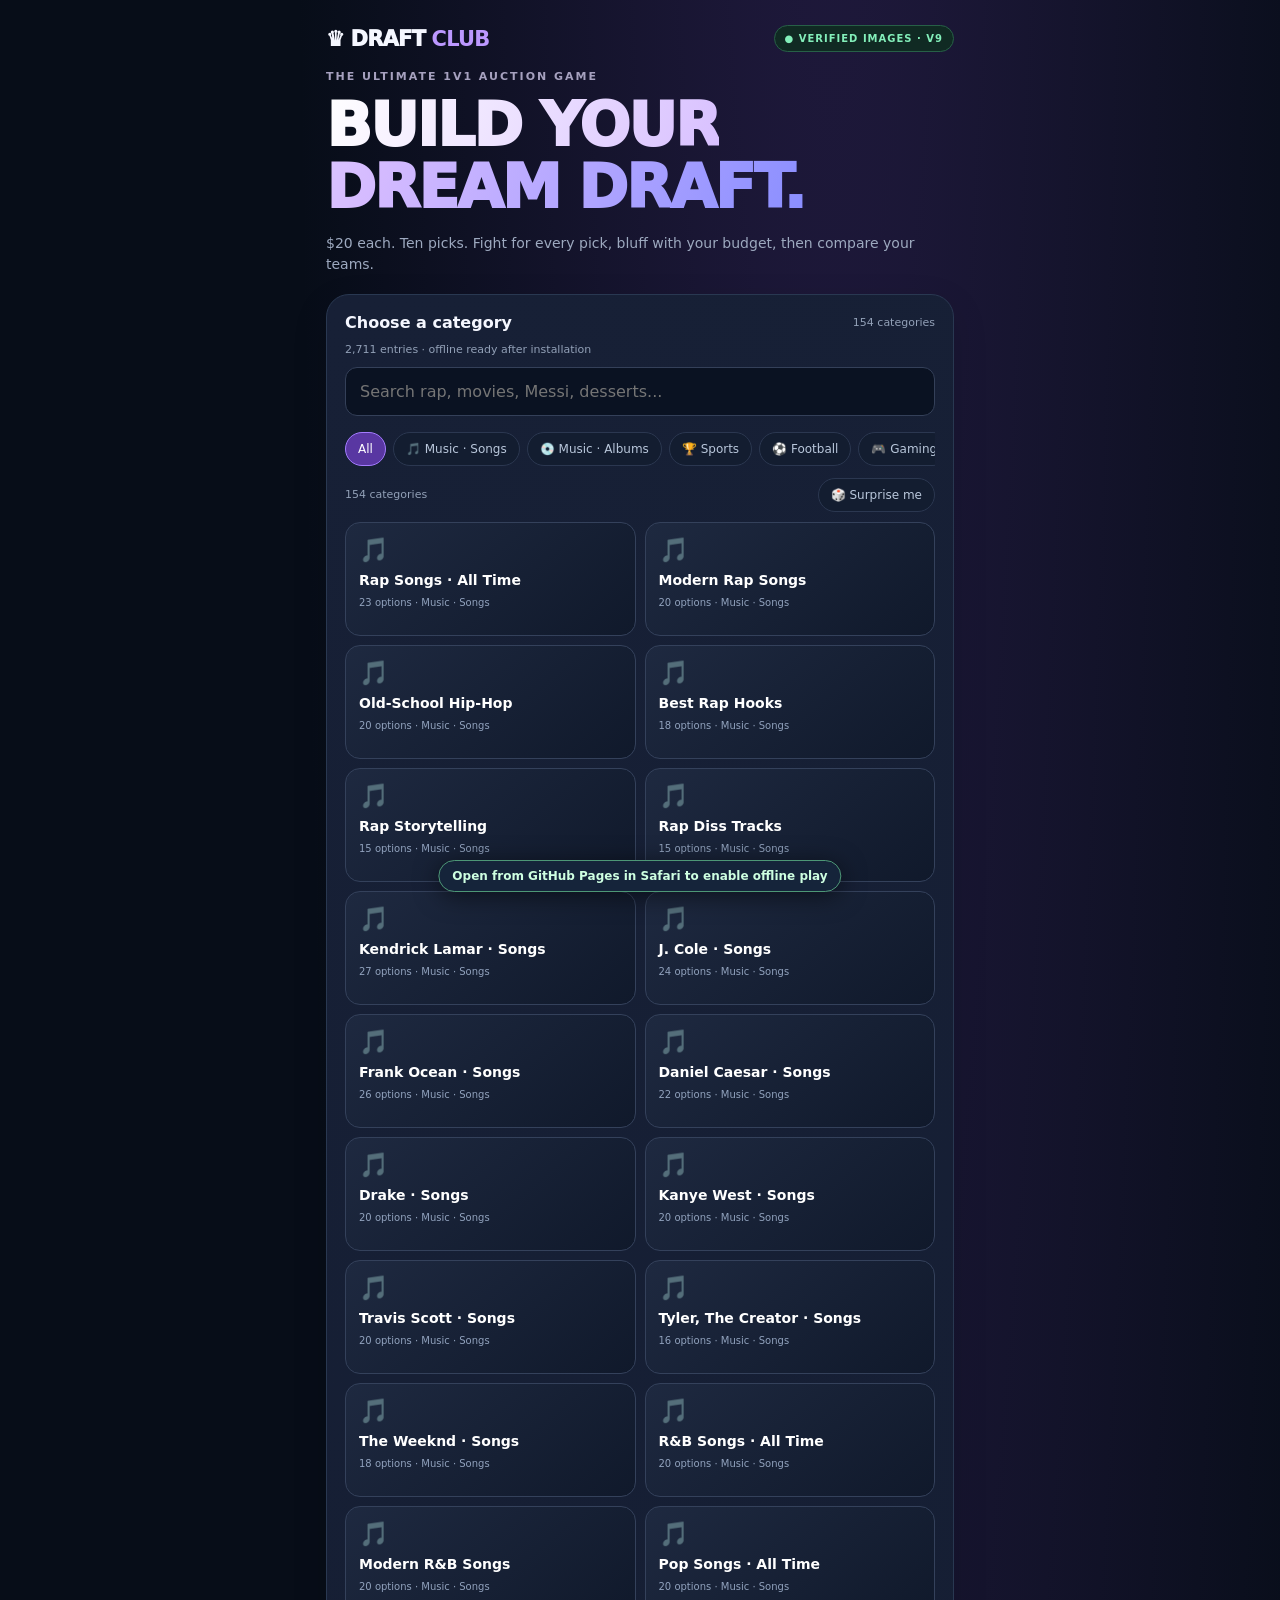
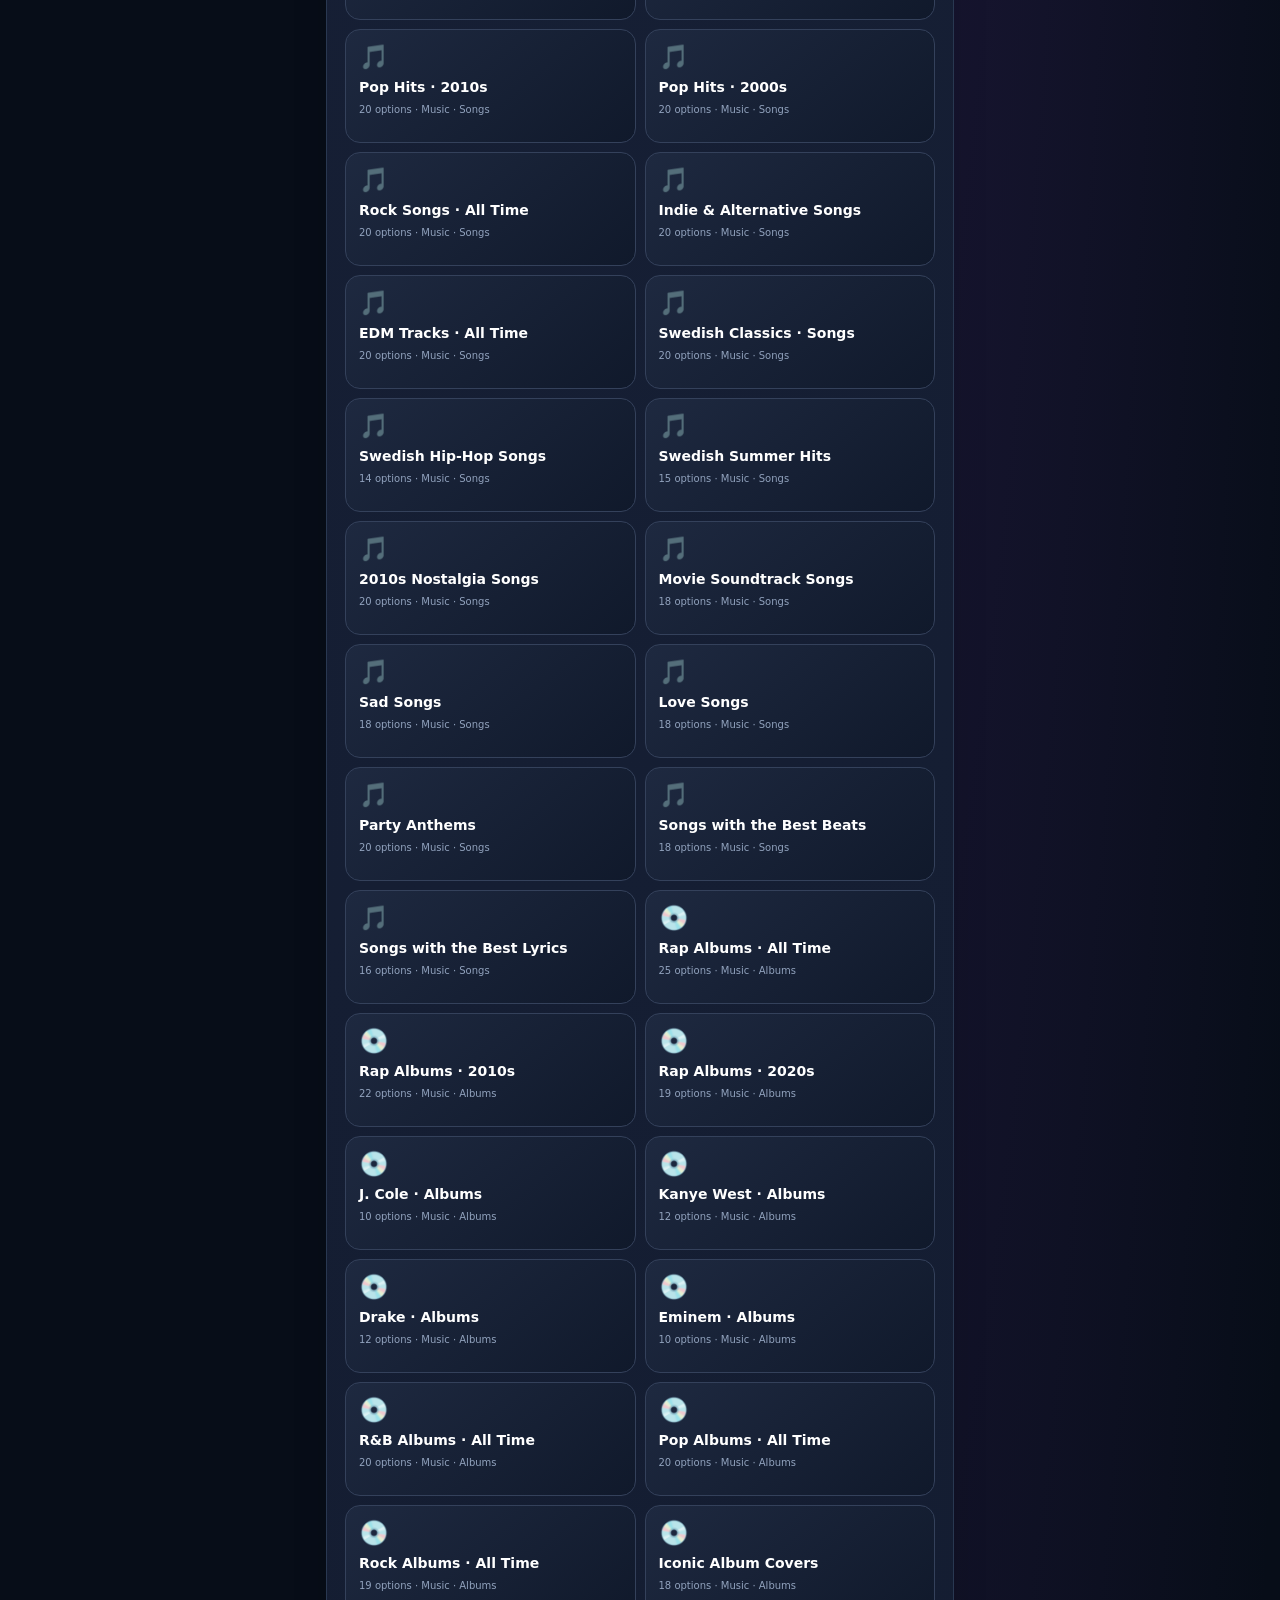
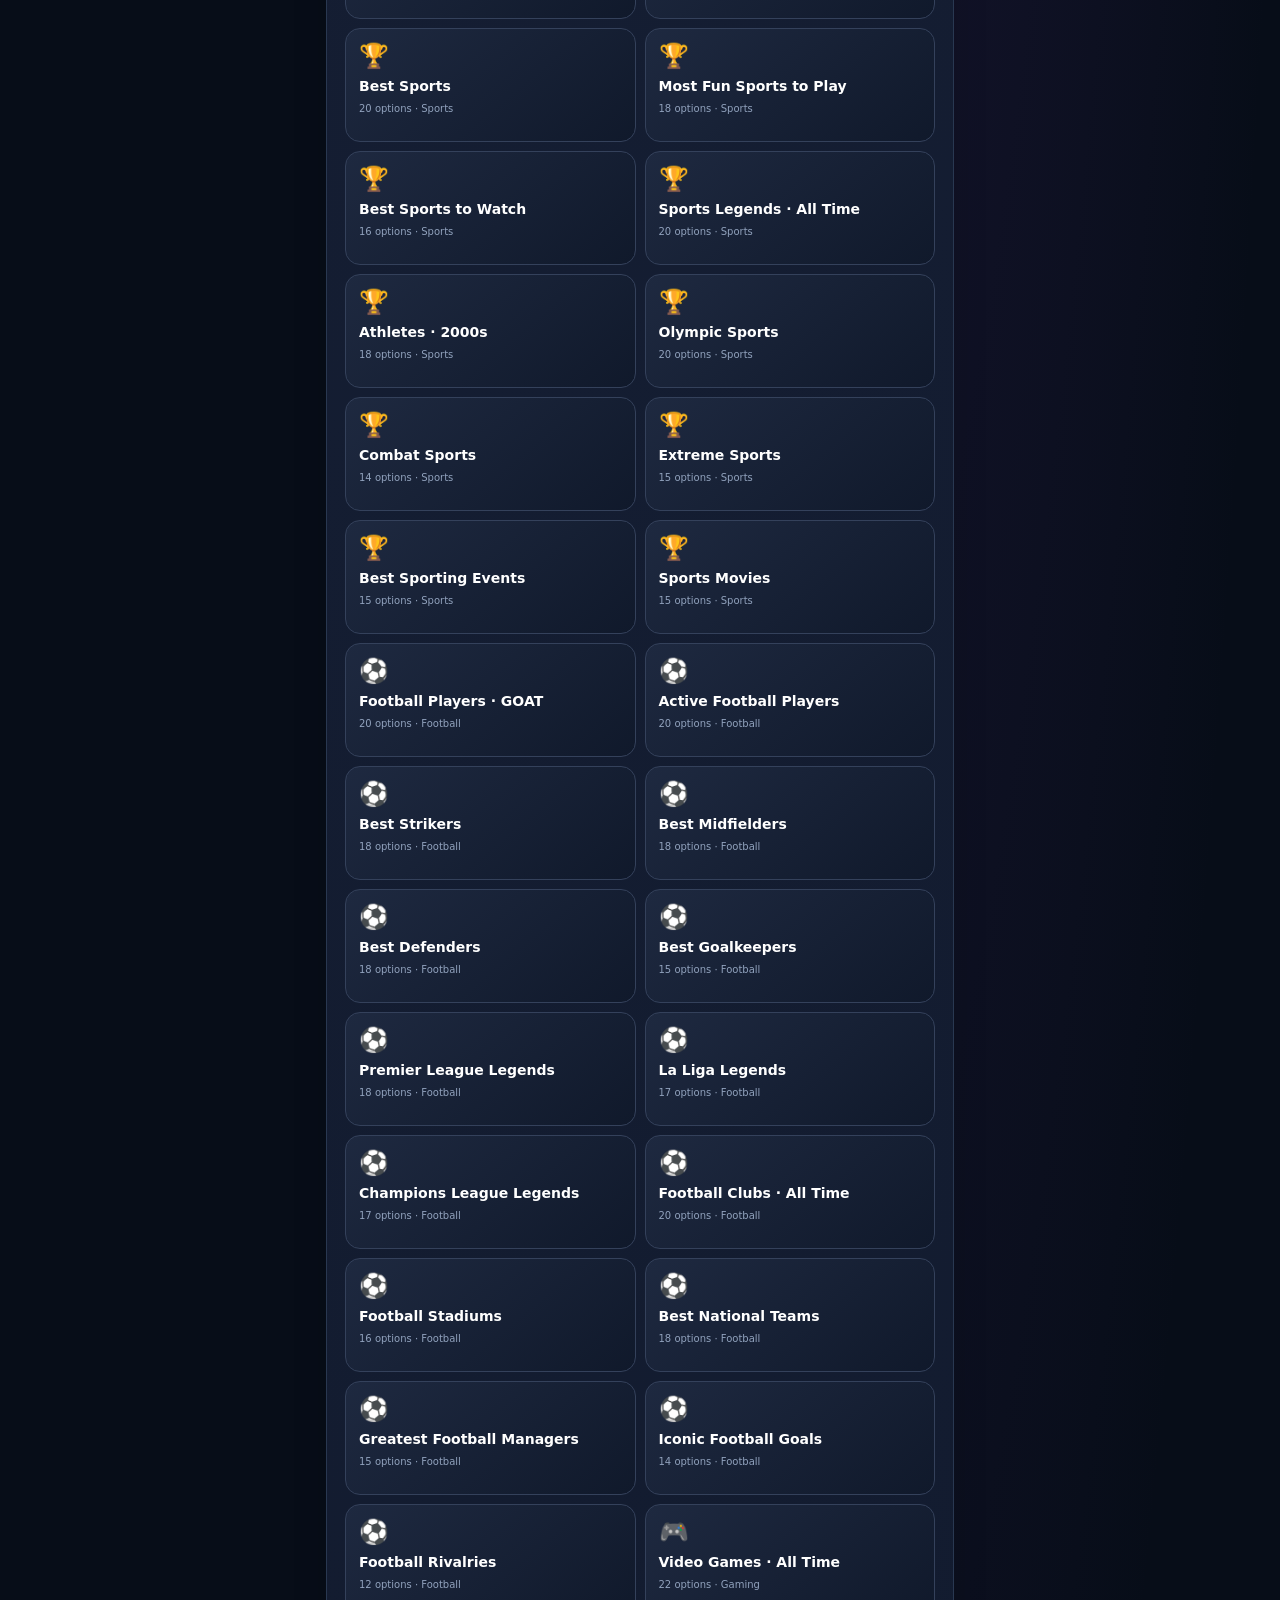
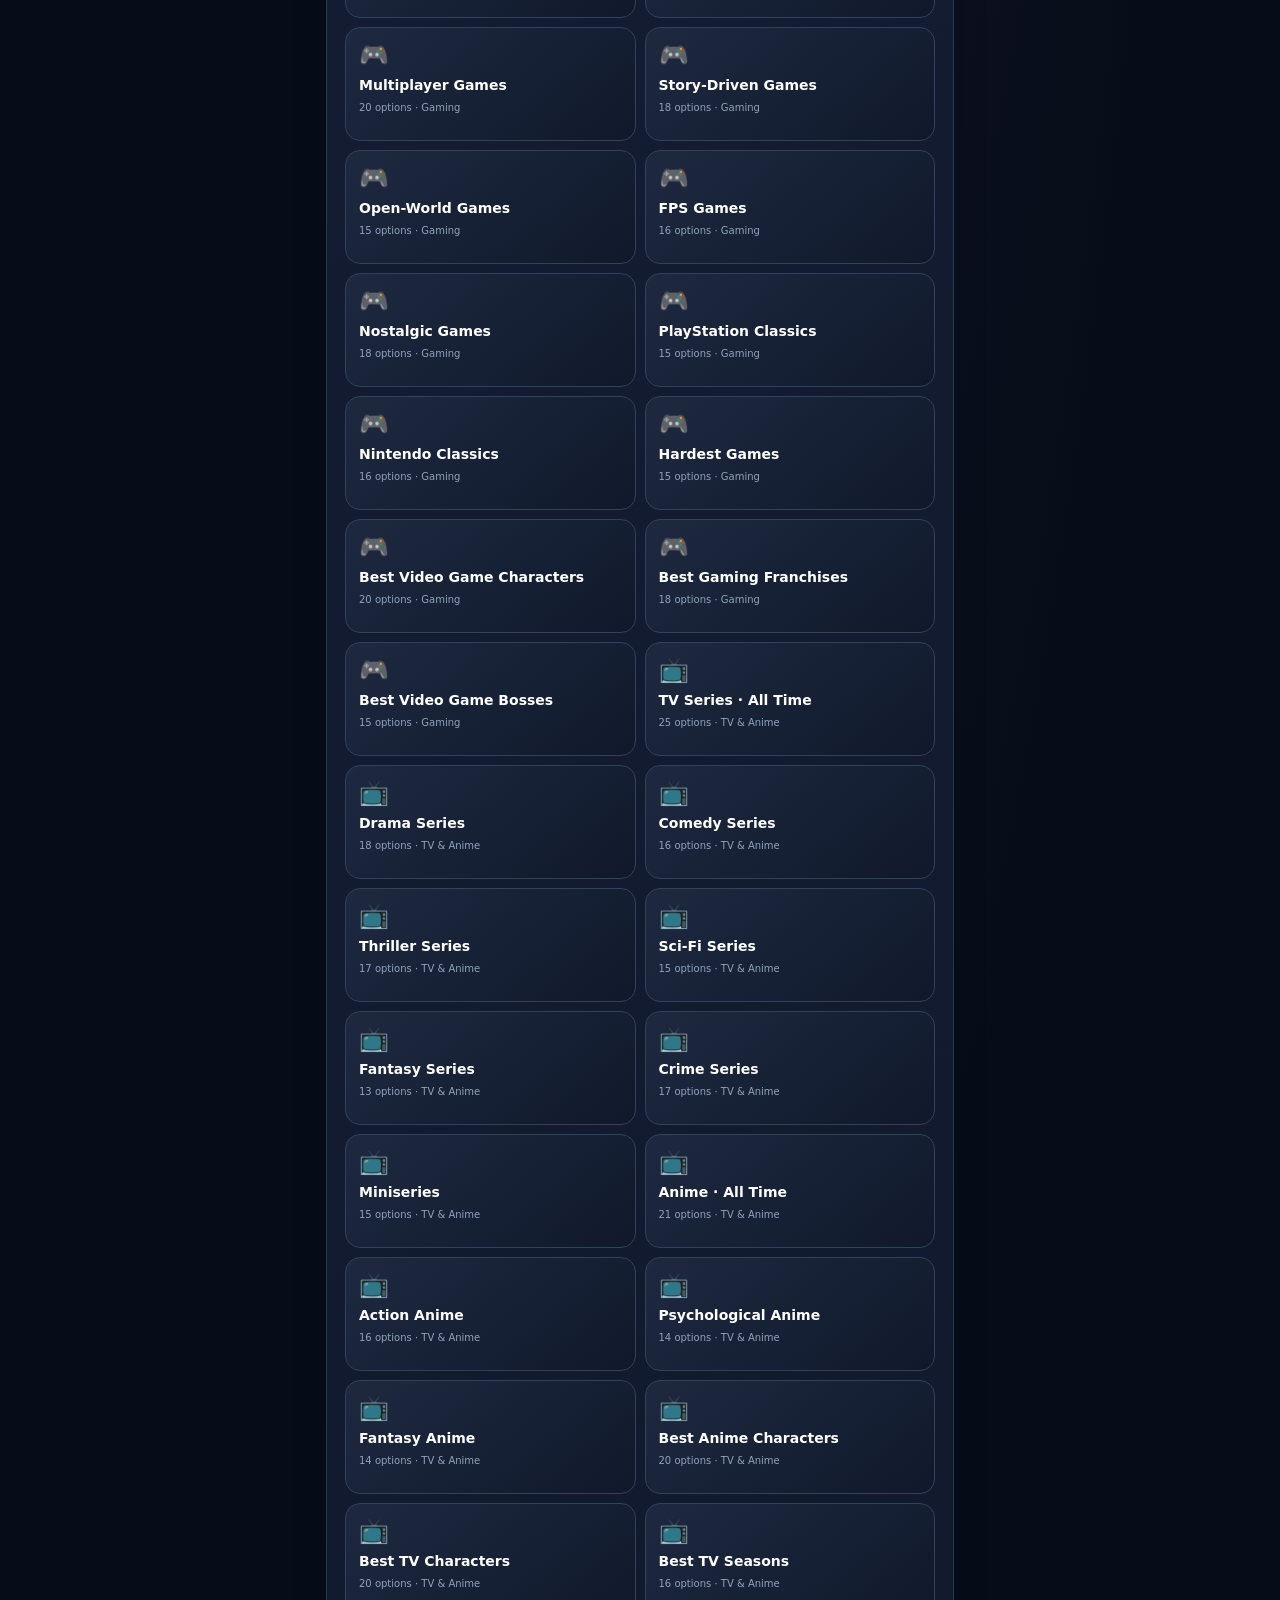
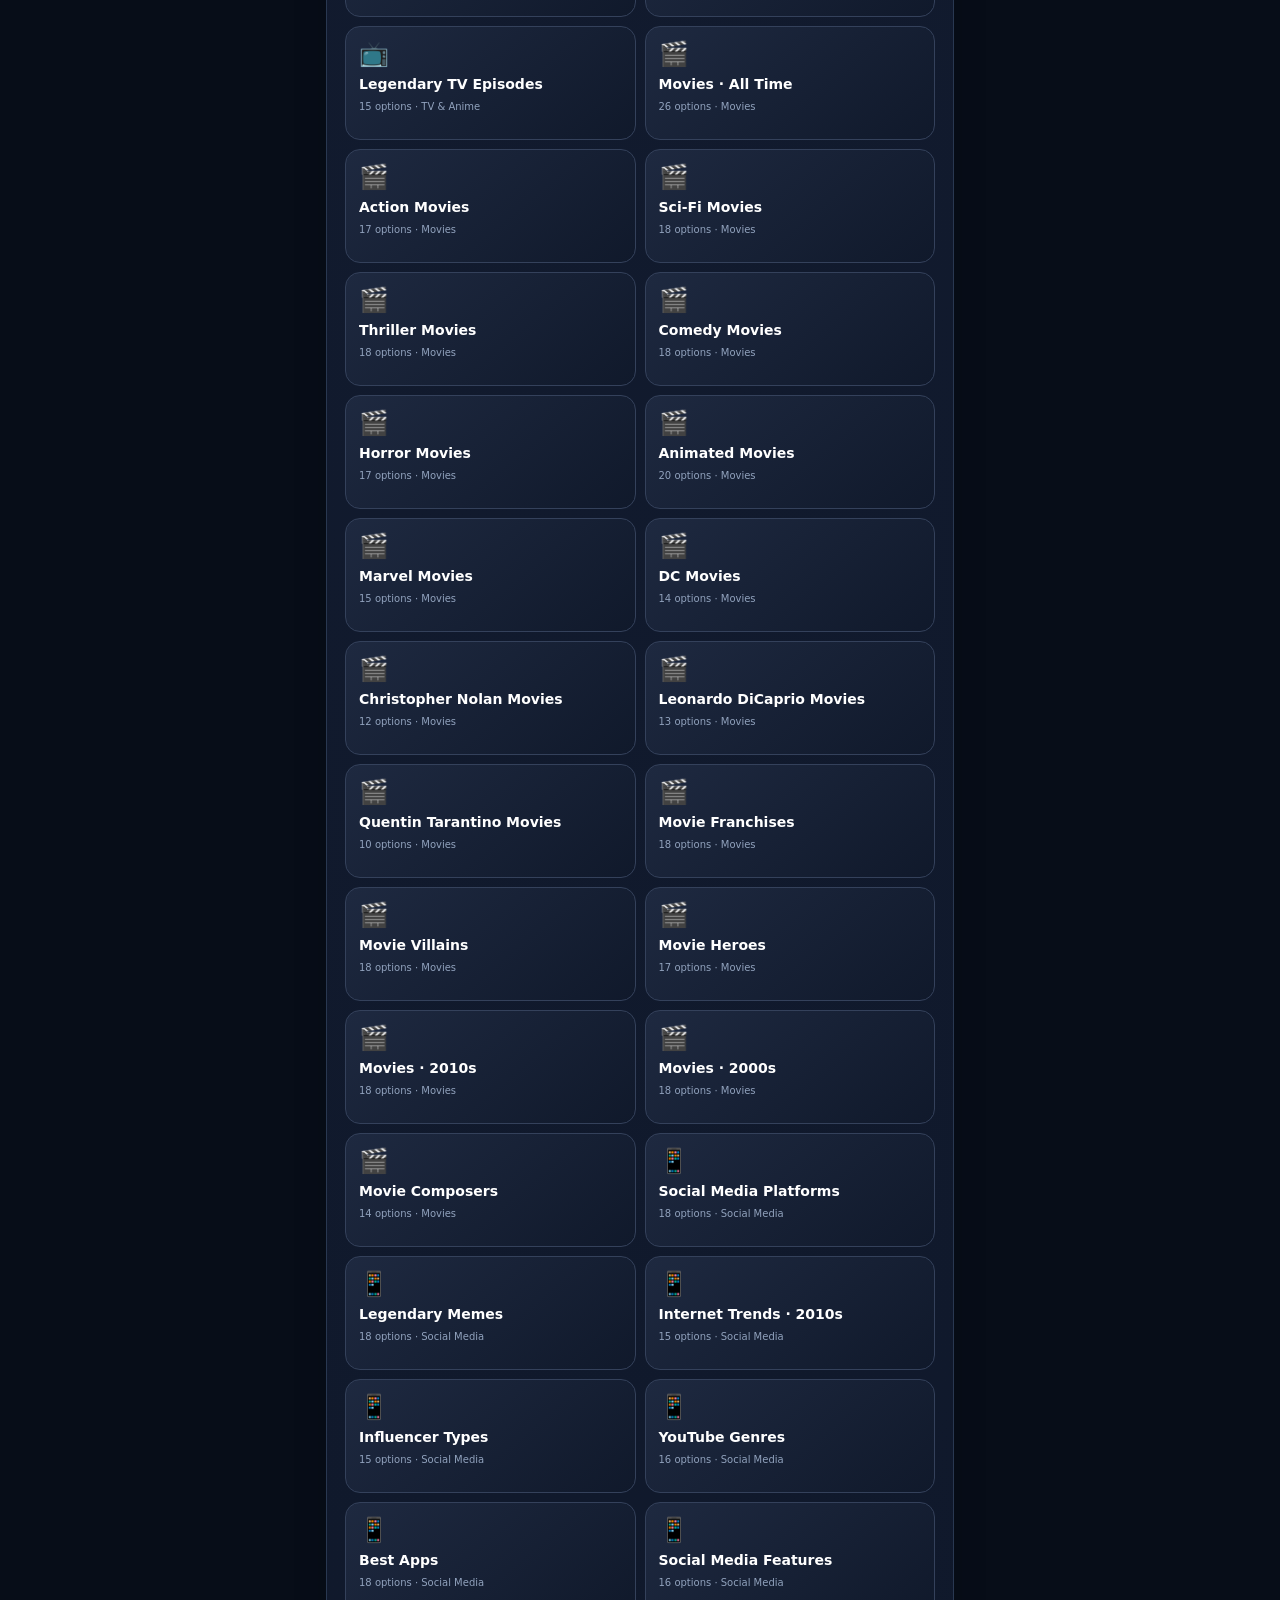
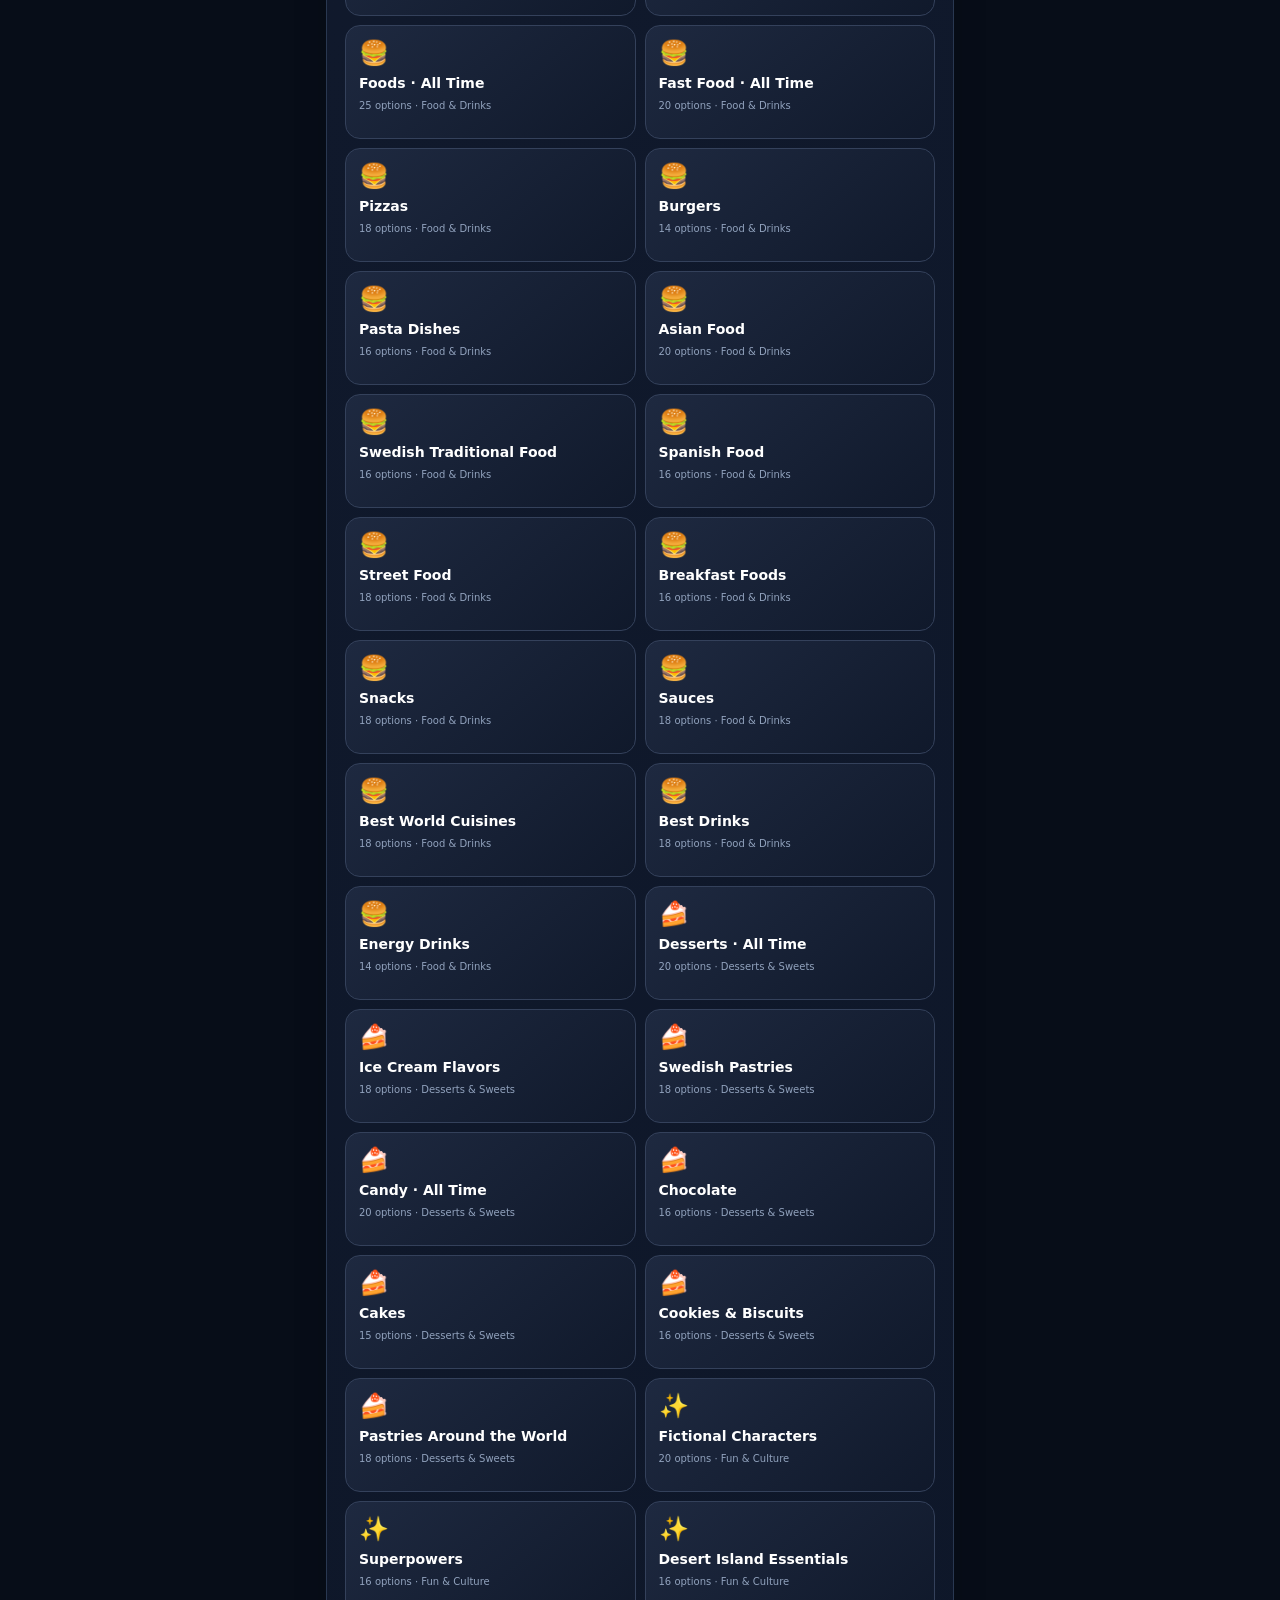
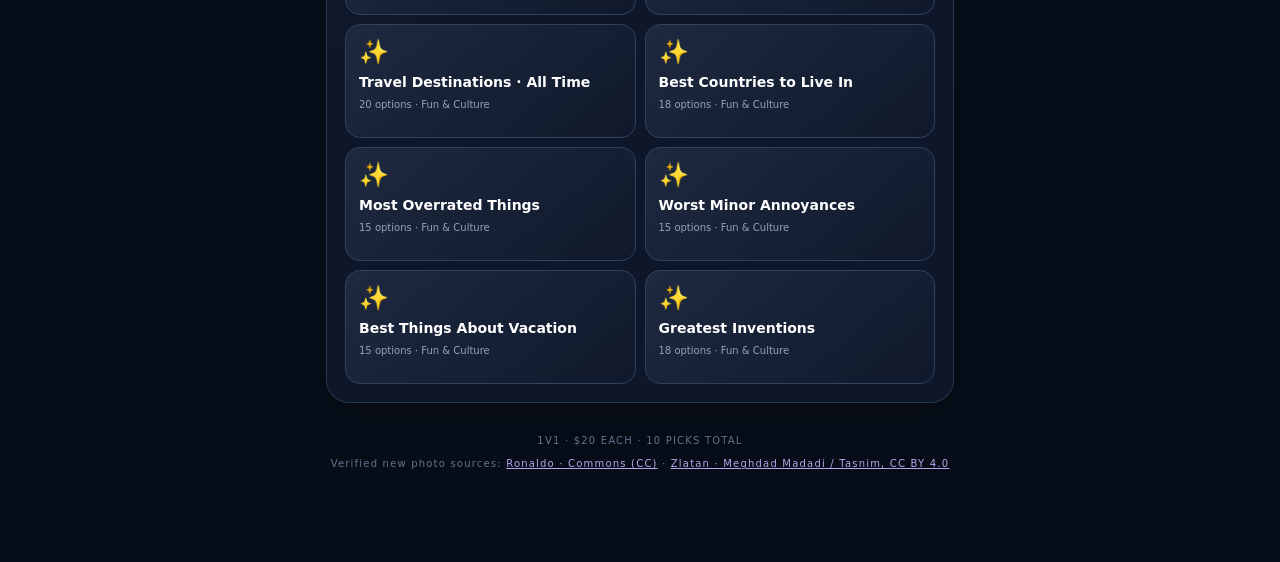
<file: Draft_Club_V10.5_Offline.html>
<!DOCTYPE html><html lang="en"><head><meta charset="utf-8"><meta name="viewport" content="width=device-width,initial-scale=1,viewport-fit=cover"><meta name="theme-color" content="#070d18"><meta name="apple-mobile-web-app-capable" content="yes"><meta name="apple-mobile-web-app-status-bar-style" content="black-translucent"><meta name="apple-mobile-web-app-title" content="Draft Club"><meta name="description" content="Draft Club offline 1v1 auction game"><title>Draft Club · Offline V10.5</title><style>
:root{color-scheme:dark;font-family:system-ui,-apple-system,Segoe UI,sans-serif;background:#070d18;color:#f5f7ff}*{box-sizing:border-box}body{margin:0;background:radial-gradient(ellipse at 65% -12%,#462c776b,transparent 46%),#070d18;min-height:100vh}button,input{font:inherit}button{cursor:pointer}button:disabled{opacity:.35;cursor:not-allowed}button:focus-visible,input:focus-visible{outline:3px solid #ad9bff}.app{max-width:660px;margin:auto;padding:18px 16px 90px}.top{display:flex;align-items:center;justify-content:space-between;padding:7px 0 18px}.brand{font-weight:1000;font-size:21px;letter-spacing:-.8px}.brand b{color:#bc98ff}.tag{font-size:10px;font-weight:900;letter-spacing:1px;color:#83efba;border:1px solid #276047;background:#102a23;padding:7px 10px;border-radius:30px}.eyebrow{font-size:11px;font-weight:900;letter-spacing:2px;color:#a6a1bf;text-transform:uppercase}.headline{font-size:clamp(36px,9vw,60px);letter-spacing:-2px;font-weight:1000;line-height:1.03;margin:12px 0}.grad{background:linear-gradient(110deg,#fff,#d5bbff,#8a8eff);background-clip:text;-webkit-background-clip:text;color:transparent}.muted{color:#9da9bf;font-size:14px;line-height:1.55}.panel,.hero,.resultCard{background:linear-gradient(160deg,#172036,#0e1729);border:1px solid #293851;border-radius:23px;padding:18px;margin-top:18px;box-shadow:0 12px 35px #0002}.row{display:flex;align-items:center;justify-content:space-between;gap:10px}.sub{color:#92a0b7;font-size:11px}.search,.name{width:100%;padding:14px;background:#0a1222;color:#fff;border:1px solid #344059;border-radius:12px}.filters{display:flex;gap:7px;overflow-x:auto;padding:16px 0 12px;scrollbar-width:none}.chip{flex:0 0 auto;background:#131d30;border:1px solid #2b3750;color:#b9c7db;border-radius:50px;padding:9px 12px;font-size:12px}.chip.active{background:#5937a2;color:white;border-color:#a47cff}.catgrid{display:grid;grid-template-columns:repeat(2,minmax(0,1fr));gap:9px}.cat{border:1px solid #34415b;background:linear-gradient(140deg,#1e2940,#10192b);border-radius:15px;text-align:left;padding:13px;min-height:114px;color:#fff;display:flex;flex-direction:column;gap:8px}.cat .emoji{font-size:24px}.cat strong{font-size:14px;line-height:1.25}.cat small{color:#91a2bd;font-size:10px}.primary{background:linear-gradient(120deg,#9556fa,#633be4);box-shadow:0 6px 25px #682ac846;color:#fff;border:0;border-radius:15px;width:100%;padding:17px;font-weight:900;margin-top:14px}.back{border:0;background:transparent;color:#bbc7df;font-weight:750;padding:8px 0}.grid2{display:grid;grid-template-columns:repeat(2,minmax(0,1fr));gap:10px}.mode{background:#101a2d;color:#dce5f7;border:1px solid #35425b;border-radius:16px;padding:16px 10px;text-align:left}.mode.active{border-color:#b58dfc;background:#382458}.mode strong{font-size:15px;display:block}.mode small{color:#a2adc3;display:block;margin-top:7px;line-height:1.4}.sectiontitle{font-size:14px;margin:20px 0 9px}.player{border:1px solid #303b55;background:#121b2e;padding:14px;border-radius:16px;min-height:110px;text-align:center}.player.on{background:linear-gradient(130deg,#123d34,#132d32);border:2px solid #38d99c}.pname{font-size:13px;font-weight:900;overflow-wrap:anywhere}.money{font-size:28px;font-weight:1000;margin:6px 0}.picks{color:#a0abc0;font-size:11px}.turnpill{margin-top:6px;color:#6df0b4;font-size:11px;font-weight:900}.hero{text-align:center;margin-top:15px;padding:20px 12px 16px}.art{width:146px;height:146px;border-radius:16px;box-shadow:0 15px 35px #0007;margin:12px auto 10px;display:block;object-fit:cover}.itemtitle{font-size:clamp(23px,7vw,34px);font-weight:950;line-height:1.14;overflow-wrap:anywhere}.artist{color:#b4c5d8;font-size:13px;margin-top:5px}.pricelabel{font-size:11px;letter-spacing:2px;color:#99a6bb;margin-top:14px;font-weight:850}.price{font-size:43px;font-weight:1000}.turn{font-size:17px;text-align:center;font-weight:950;margin:18px 0 12px}.raise{display:flex;justify-content:space-between;align-items:center;background:#141d30;border:1px solid #2e3b53;border-radius:14px;padding:9px 12px;margin-bottom:12px}.stepper{display:flex;align-items:center;gap:12px}.stepper button{color:#fff;font-size:23px;font-weight:850;width:43px;height:43px;background:#2a3854;border:1px solid #405574;border-radius:11px}.stepper output{font-size:19px;min-width:48px;text-align:center;font-weight:950}.action{border:0;height:100px;border-radius:17px;color:white;font-weight:1000;font-size:18px;display:flex;flex-direction:column;align-items:center;justify-content:center;gap:3px}.action small{font-size:11px;font-weight:650}.action .symbol{font-size:29px}.give{background:linear-gradient(160deg,#f14d63,#b91c43)}.bid{background:linear-gradient(160deg,#29d582,#078e60)}.footnote{font-size:12px;color:#9aabc5;line-height:1.5}.notice{background:#152b30;border:1px solid #265e56;color:#96f2cc;border-radius:12px;padding:11px;margin:13px 0;font-size:12px}.drafts{display:grid;grid-template-columns:repeat(2,minmax(0,1fr));gap:10px;margin-top:18px}.list{padding:11px;border:1px solid #2c3850;border-radius:14px;background:#10192b}.list h3{font-size:13px;overflow-wrap:anywhere}.pickitem{display:flex;align-items:center;gap:8px;padding:7px 0;border-top:1px solid #29344d;font-size:11px;overflow-wrap:anywhere}.miniart{width:37px;height:37px;border-radius:6px;flex:none}.pickitem small{color:#a7b0c0}.pictext{min-width:0;flex:1}.secondary{width:100%;padding:14px 8px;border:1px solid #3b4864;background:#162238;color:white;border-radius:12px;font-weight:850}.result{font-size:27px;font-weight:1000}.score{font-size:36px;font-weight:1000}.center{text-align:center}.tip{color:#b0bbd0;font-size:12px;line-height:1.6}footer{padding-top:32px;text-align:center;font-size:10px;color:#64728c;letter-spacing:1.2px}@media(max-width:370px){.app{padding:12px 10px 60px}.action{font-size:16px}.cat{min-height:120px}}

/* Prevent iOS double-tap zoom during rapid bidding; pinch zoom remains available. */
html,body,button,input,select,textarea,a,[role="button"]{touch-action:manipulation}

/* No double-tap zoom on interactive controls; pinch zoom remains available. */
html,body{touch-action:manipulation}
button,.action,.stepper,[role="button"]{touch-action:manipulation;-webkit-user-select:none;user-select:none;-webkit-tap-highlight-color:transparent}
.no-image{display:flex;align-items:center;justify-content:center;text-align:center;background:#121a2b;border:1px dashed #43506b;color:#8492b3;font-size:10px;font-weight:800;letter-spacing:.7px;padding:10px}.no-image span{max-width:120px}.no-image{width:146px;height:146px;border:1px solid #34425c;border-radius:16px;margin:12px auto 10px;display:flex;align-items:center;justify-content:center;background:#111b2e;color:#91a3bf;text-align:center;font-size:10px;letter-spacing:1px;font-weight:800;padding:12px}html,body,button{touch-action:manipulation}button{-webkit-user-select:none;user-select:none}
/* V10.1: compact, responsive draft lists. Avoid the large auction-image styles
   taking over roster thumbnails when a candidate has no verified photo. */
.drafts{grid-template-columns:minmax(0,1fr);gap:12px}
.drafts .list{min-width:0;overflow:hidden;padding:14px}
.drafts .list h3{margin:0 0 10px;line-height:1.4;font-size:15px}
.drafts .pickitem{display:grid;grid-template-columns:44px minmax(0,1fr) auto;align-items:center;column-gap:11px;min-width:0;padding:10px 0;font-size:13px;line-height:1.35}
.drafts .pickitem .miniart{display:flex;align-items:center;justify-content:center;width:44px;height:44px;min-width:44px;min-height:44px;max-width:44px;max-height:44px;margin:0;padding:0;border-radius:9px;object-fit:cover;overflow:hidden;box-shadow:none}
.drafts .pickitem .no-image.miniart span{font-size:6px;letter-spacing:.2px;line-height:1.2;overflow-wrap:normal;text-align:center;padding:3px}
.drafts .pickitem .pictext{min-width:0;overflow-wrap:break-word;word-break:normal;white-space:normal;font-size:13px}
.drafts .pickitem small{font-size:12px;white-space:nowrap;align-self:center}
</style></head><body><div id="offline-indicator" style="position:fixed;bottom:calc(env(safe-area-inset-bottom) + 8px);left:50%;transform:translateX(-50%);z-index:500;background:#15243a;color:#ceffe1;border:1px solid #4d9776;border-radius:999px;padding:8px 13px;font-size:12px;font-weight:700;box-shadow:0 4px 25px #0008;display:none;pointer-events:none;white-space:nowrap"></div><div class="app"><header class="top"><div class="brand">♛ DRAFT <b>CLUB</b></div><div class="tag">● VERIFIED IMAGES · V9</div></header><main id="view"><section class="panel" style="margin-top:35px;padding:24px"><h1 style="font-size:26px">This preview cannot run the game</h1><p class="muted">The HTML viewer you opened does not appear to execute JavaScript. The draft requires a browser or HTML viewer with JavaScript enabled. Open this file in a browser-capable HTML app, rather than the iPhone Files or ChatGPT preview.</p><p class="muted">The full game and category database are included inside this file. Some externally hosted verified photos require internet until stored locally.</p></section></main><footer>1V1 · $20 EACH · 10 PICKS TOTAL<div style="margin-top:10px;line-height:1.6">Verified new photo sources: <a href="https://commons.wikimedia.org/wiki/File:CR7Portugal24.jpg" target="_blank" rel="noopener" style="color:#b6a6eb">Ronaldo · Commons (CC)</a> · <a href="https://commons.wikimedia.org/wiki/File:Zlatan_Ibrahimovi%C4%87_June_2018.jpg" target="_blank" rel="noopener" style="color:#b6a6eb">Zlatan · Meghdad Madadi / Tasnim, CC BY 4.0</a></div></footer></div><script src="./image-manifest.js"></script><script src="./image-manifest.js"></script><script>
const DATA=[{"group":"Music · Songs","name":"Rap Songs · All Time","items":["Lose Yourself","Stan","NY State of Mind","Juicy","Shook Ones Pt. II","C.R.E.A.M.","Alright","Money Trees","Sing About Me, I’m Dying of Thirst","Runaway","POWER","SICKO MODE","90210","No Role Modelz","The Story of O.J.","HUMBLE.","m.A.A.d city","Ms. Jackson","California Love","Still D.R.E.","Nuthin’ but a G Thang","Family Business","Devil in a New Dress"]},{"group":"Music · Songs","name":"Modern Rap Songs","items":["FE!N","Not Like Us","Like That","Family Ties","Praise The Lord (Da Shine)","goosebumps","SICKO MODE","Surround Sound","Rich Spirit","No Role Modelz","Middle Child","First Person Shooter","Jimmy Cooks","90210","Off The Grid","CARNIVAL","redrum","A Lot","Bank Account","Hotline Bling"]},{"group":"Music · Songs","name":"Old-School Hip-Hop","items":["Juicy","Big Poppa","Hypnotize","California Love","Changes","Dear Mama","Hit ’Em Up","N.Y. State of Mind","The World Is Yours","C.R.E.A.M.","Protect Ya Neck","Shook Ones Pt. II","It Was a Good Day","Straight Outta Compton","Gin and Juice","Still D.R.E.","Forgot About Dre","Ruff Ryders’ Anthem","Ms. Jackson","B.O.B."]},{"group":"Music · Songs","name":"Best Rap Hooks","items":["No Role Modelz","The Real Slim Shady","Without Me","In Da Club","Gold Digger","Stronger","SICKO MODE","HUMBLE.","Hotline Bling","God’s Plan","Mask Off","Goosebumps","The Box","XO TOUR Llif3","Bad and Boujee","Congratulations","Super Bass","Empire State of Mind"]},{"group":"Music · Songs","name":"Rap Storytelling","items":["Stan","Sing About Me, I’m Dying of Thirst","DUCKWORTH.","Brenda’s Got a Baby","Dance with the Devil","4 Your Eyez Only","Wet Dreamz","How Much a Dollar Cost","The Art of Peer Pressure","You Never Know","Keisha’s Song (Her Pain)","The Story of O.J.","Rewind","Mockingbird","Children’s Story"]},{"group":"Music · Songs","name":"Rap Diss Tracks","items":["Not Like Us","euphoria","Meet the Grahams","Hit ’Em Up","Ether","Takeover","The Story of Adidon","No Vaseline","Back to Back","Killshot","The Warning","Real Muthaphuckkin G’s","Like That","Family Matters","6:16 in LA"]},{"group":"Music · Songs","name":"Kendrick Lamar · Songs","items":["Money Trees","Sing About Me, I’m Dying of Thirst","m.A.A.d city","Swimming Pools (Drank)","Bitch, Don’t Kill My Vibe","The Art of Peer Pressure","Alright","King Kunta","The Blacker the Berry","Wesley’s Theory","i","u","DNA.","HUMBLE.","PRIDE.","FEAR.","DUCKWORTH.","ELEMENT.","Count Me Out","N95","Father Time","Mother I Sober","Not Like Us","euphoria","tv off","luther","squabble up"]},{"group":"Music · Songs","name":"J. Cole · Songs","items":["No Role Modelz","Love Yourz","Wet Dreamz","Apparently","G.O.M.D.","January 28th","03’ Adolescence","Fire Squad","A Tale of 2 Citiez","4 Your Eyez Only","Change","Neighbors","Deja Vu","Middle Child","a lot","Kevin’s Heart","ATM","The Climb Back","my life","amari","p r i d e . i s . t h e . d e v i l","Crooked Smile","Power Trip","Work Out"]},{"group":"Music · Songs","name":"Frank Ocean · Songs","items":["Nights","Pink + White","Self Control","White Ferrari","Ivy","Solo","Godspeed","Seigfried","Skyline To","Nikes","Close to You","Chanel","Biking","Provider","DHL","In My Room","Pyramids","Thinkin Bout You","Lost","Super Rich Kids","Sweet Life","Novacane","Swim Good","Bad Religion","Pilot Jones","American Wedding"]},{"group":"Music · Songs","name":"Daniel Caesar · Songs","items":["Best Part","Get You","Japanese Denim","Always","Superposition","Cyanide","Freudian","Blessed","We Find Love","Transform","Streetcar","Who Hurt You?","Hold Me Down","Loose","Neu Roses (Transgressor’s Song)","Entropy","Please Do Not Lean","Let Me Go","Valentina","Toronto 2014","Violet","Do You Like Me?"]},{"group":"Music · Songs","name":"Drake · Songs","items":["Marvins Room","Headlines","Take Care","Hold On, We’re Going Home","Started From the Bottom","Worst Behavior","Energy","Know Yourself","Hotline Bling","One Dance","Passionfruit","God’s Plan","Nice for What","Nonstop","Laugh Now Cry Later","Chicago Freestyle","Jungle","Feel No Ways","Tuscan Leather","Pound Cake / Paris Morton Music 2"]},{"group":"Music · Songs","name":"Kanye West · Songs","items":["Runaway","POWER","Devil in a New Dress","All of the Lights","Flashing Lights","Stronger","Good Life","Jesus Walks","Through the Wire","Family Business","Ultralight Beam","Father Stretch My Hands Pt. 1","Ghost Town","Bound 2","Black Skinhead","Heartless","Street Lights","Homecoming","Diamonds from Sierra Leone","Saint Pablo"]},{"group":"Music · Songs","name":"Travis Scott · Songs","items":["90210","SICKO MODE","goosebumps","STARGAZING","STOP TRYING TO BE GOD","ASTROTHUNDER","BUTTERFLY EFFECT","HIGHEST IN THE ROOM","MY EYES","FE!N","I KNOW ?","TELEKINESIS","MELTDOWN","Antidote","3500","Oh My Dis Side","Maria I’m Drunk","Nightcrawler","MAFIA","TIL FURTHER NOTICE"]},{"group":"Music · Songs","name":"Tyler, The Creator · Songs","items":["EARFQUAKE","NEW MAGIC WAND","GONE, GONE / THANK YOU","See You Again","WUSYANAME","SWEET / I THOUGHT YOU WANTED TO DANCE","IFHY","Yonkers","911 / Mr. Lonely","Boredom","Who Dat Boy","ARE WE STILL FRIENDS?","A BOY IS A GUN*","LUMBERJACK","DOGTOOTH","SORRY NOT SORRY"]},{"group":"Music · Songs","name":"The Weeknd · Songs","items":["Blinding Lights","Starboy","The Hills","Can’t Feel My Face","Save Your Tears","After Hours","Die For You","Call Out My Name","I Feel It Coming","Wicked Games","House of Balloons / Glass Table Girls","Often","Reminder","In Your Eyes","Out of Time","Less Than Zero","Heartless","Earned It"]},{"group":"Music · Songs","name":"R&B Songs · All Time","items":["Nights","Pink + White","Best Part","Get You","Japanese Denim","Thinkin Bout You","Snooze","Good Days","Kill Bill","Redbone","Adorn","Sure Thing","Cranes in the Sky","Ordinary People","No Scrubs","Dilemma","We Belong Together","Untitled (How Does It Feel)","Poison","Waterfalls"]},{"group":"Music · Songs","name":"Modern R&B Songs","items":["Snooze","Kill Bill","Good Days","Saturn","Best Part","Get You","Japanese Denim","Pink + White","Nights","Superposition","Cyanide","Heartbreak Anniversary","Leave The Door Open","Smokin Out The Window","Damage","Hrs and Hrs","Boo’d Up","Focus","Location","Talk"]},{"group":"Music · Songs","name":"Pop Songs · All Time","items":["Billie Jean","Thriller","Like a Prayer","Dancing Queen","I Wanna Dance with Somebody","Toxic","Bad Romance","Poker Face","Shake It Off","Rolling in the Deep","Someone Like You","Shape of You","Blinding Lights","Uptown Funk","Happy","Can’t Stop the Feeling!","Firework","Royals","Call Me Maybe","Viva la Vida"]},{"group":"Music · Songs","name":"Pop Hits · 2010s","items":["Somebody That I Used to Know","Rolling in the Deep","Royals","Get Lucky","Uptown Funk","Shape of You","Despacito","Havana","Closer","Cheap Thrills","Wake Me Up","Rather Be","Chandelier","Happy","Lean On","Starboy","Love Yourself","Sorry","Bad Guy","Shallow"]},{"group":"Music · Songs","name":"Pop Hits · 2000s","items":["Crazy in Love","Umbrella","Hey Ya!","Toxic","Hips Don’t Lie","Poker Face","Bad Romance","Viva la Vida","Mr. Brightside","In the End","Since U Been Gone","Apologize","Bleeding Love","Single Ladies","Yeah!","Low","I Gotta Feeling","Beautiful","Complicated","Clocks"]},{"group":"Music · Songs","name":"Rock Songs · All Time","items":["Bohemian Rhapsody","Stairway to Heaven","Hotel California","Smells Like Teen Spirit","Sweet Child O’ Mine","Back in Black","Thunderstruck","Highway to Hell","Enter Sandman","Paranoid","Wonderwall","Don’t Stop Believin’","Livin’ on a Prayer","Seven Nation Army","Mr. Brightside","Everlong","Dream On","Paint It Black","Comfortably Numb","Free Bird"]},{"group":"Music · Songs","name":"Indie & Alternative Songs","items":["505","Do I Wanna Know?","Fluorescent Adolescent","The Less I Know the Better","Let It Happen","Eventually","Sweater Weather","Somebody Else","Robbers","Riptide","Take Me Out","Mr. Brightside","Reptilia","Last Nite","Feel Good Inc.","Kids","Electric Feel","Pumped Up Kicks","Space Song","Chamber of Reflection"]},{"group":"Music · Songs","name":"EDM Tracks · All Time","items":["Levels","Wake Me Up","Animals","Titanium","Don’t You Worry Child","One (Your Name)","Greyhound","Clarity","Stay the Night","Lean On","Where Are Ü Now","Faded","Alone","Summer","Feel So Close","This Is What You Came For","Strobe","Scary Monsters and Nice Sprites","Turn Down for What","Secrets"]},{"group":"Music · Songs","name":"Swedish Classics · Songs","items":["Dancing Queen","Mamma Mia","The Winner Takes It All","Gimme! Gimme! Gimme!","Sommartider","När vi gräver guld i USA","Öppna landskap","Du är min man","Himlen är oskyldigt blå","Utan dina andetag","Kärleken väntar","Sverige","Kom igen Lena!","Det kommer aldrig va över för mig","Från och med du","Guld och gröna skogar","Michelangelo","Genom eld och vatten","Vart jag mig i världen vänder","En kväll i juni"]},{"group":"Music · Songs","name":"Swedish Hip-Hop Songs","items":["Katten i trakten","Samma gamla vanliga","Din låt","Mamma","Dansa","Malmö stad","Försent","Trakten min","Söder om söder","Luffare","Blod svett & tårar","Stockholmsnatt","Välkommen till förorten","Solen i ögonen"]},{"group":"Music · Songs","name":"Swedish Summer Hits","items":["Sommartider","Guld och gröna skogar","Bada nakna","Ingen sommar utan reggae","Kom igen Lena!","Sol vind och vatten","Från och med du","Vart jag mig i världen vänder","Dansa pausa","Jag kommer","Flytta på dej","Mikrofonkåt","När vi gräver guld i USA","Välkommen in","Alla som inte dansar"]},{"group":"Music · Songs","name":"2010s Nostalgia Songs","items":["Call Me Maybe","Gangnam Style","Party Rock Anthem","We Found Love","Somebody That I Used to Know","Counting Stars","Radioactive","Roar","Happy","Uptown Funk","Rather Be","Wake Me Up","Lean On","See You Again","Let Her Go","Riptide","Pompeii","Timber","Safe and Sound","Clarity"]},{"group":"Music · Songs","name":"Movie Soundtrack Songs","items":["My Heart Will Go On","Skyfall","Shallow","Let It Go","Circle of Life","Can You Feel the Love Tonight","A Whole New World","City of Stars","Lose Yourself","See You Again","Eye of the Tiger","Ghostbusters","I Will Always Love You","Time","Cornfield Chase","Concerning Hobbits","He’s a Pirate","Now We Are Free"]},{"group":"Music · Songs","name":"Sad Songs","items":["Someone Like You","Fix You","Let Her Go","All I Want","The Night We Met","Another Love","Skinny Love","When I Was Your Man","All Too Well","Liability","Hurt","Jealous","Self Control","White Ferrari","Godspeed","Love Yourz","Streetcar","Fourth of July"]},{"group":"Music · Songs","name":"Love Songs","items":["All of Me","Perfect","Best Part","Get You","Japanese Denim","Thinking Out Loud","Just the Way You Are","Love on Top","Make You Feel My Love","Yellow","Something","Can’t Help Falling in Love","At Last","Adore You","Die For You","Pink + White","I Will Always Love You","Until I Found You"]},{"group":"Music · Songs","name":"Party Anthems","items":["Yeah!","Low","Party Rock Anthem","Titanium","Levels","Danza Kuduro","Gasolina","Pepas","Temperature","Turn Down for What","Mr. Brightside","I Gotta Feeling","Uptown Funk","We Found Love","Dancing Queen","Get Lucky","Shots","Timber","Wake Me Up","Don’t Stop the Music"]},{"group":"Music · Songs","name":"Songs with the Best Beats","items":["Still D.R.E.","POWER","Money Trees","m.A.A.d city","SICKO MODE","90210","Mask Off","No Role Modelz","HUMBLE.","DNA.","Father Stretch My Hands Pt. 1","Devil in a New Dress","Shook Ones Pt. II","C.R.E.A.M.","Redbone","Nights","Goosebumps","Praise The Lord (Da Shine)"]},{"group":"Music · Songs","name":"Songs with the Best Lyrics","items":["Sing About Me, I’m Dying of Thirst","4 Your Eyez Only","Stan","DUCKWORTH.","How Much a Dollar Cost","Love Yourz","Mockingbird","The Blacker the Berry","Nights","Self Control","The Story of O.J.","Changes","Dance with the Devil","Hurt","Fast Car","Brenda’s Got a Baby"]},{"group":"Music · Albums","name":"Rap Albums · All Time","items":["Illmatic","To Pimp a Butterfly","good kid, m.A.A.d city","My Beautiful Dark Twisted Fantasy","The College Dropout","Late Registration","Graduation","The Blueprint","The Black Album","Ready to Die","Life After Death","All Eyez on Me","The Chronic","2001","Enter the Wu-Tang (36 Chambers)","The Marshall Mathers LP","The Eminem Show","Aquemini","Stankonia","Madvillainy","The Low End Theory","Midnight Marauders","DAMN.","2014 Forest Hills Drive","Rodeo"]},{"group":"Music · Albums","name":"Rap Albums · 2010s","items":["My Beautiful Dark Twisted Fantasy","good kid, m.A.A.d city","To Pimp a Butterfly","DAMN.","2014 Forest Hills Drive","4 Your Eyez Only","Take Care","Nothing Was the Same","If You’re Reading This It’s Too Late","Rodeo","ASTROWORLD","Birds in the Trap Sing McKnight","Culture","DS2","Flower Boy","IGOR","Some Rap Songs","The Life of Pablo","Yeezus","Daytona","Swimming","Blonde"]},{"group":"Music · Albums","name":"Rap Albums · 2020s","items":["The Off-Season","Mr. Morale & the Big Steppers","GNX","UTOPIA","Heroes & Villains","Melt My Eyez See Your Future","The Forever Story","King’s Disease III","Magic","Call Me If You Get Lost","Chromakopia","We Don’t Trust You","American Dream","Might Delete Later","Alfredo","It’s Almost Dry","The Melodic Blue","Pink Tape","Her Loss"]},{"group":"Music · Albums","name":"J. Cole · Albums","items":["Cole World: The Sideline Story","Born Sinner","2014 Forest Hills Drive","4 Your Eyez Only","KOD","The Off-Season","Might Delete Later","Revenge of the Dreamers III","Friday Night Lights","The Warm Up"]},{"group":"Music · Albums","name":"Kanye West · Albums","items":["The College Dropout","Late Registration","Graduation","808s & Heartbreak","My Beautiful Dark Twisted Fantasy","Yeezus","The Life of Pablo","ye","Jesus Is King","Donda","Watch the Throne","Kids See Ghosts"]},{"group":"Music · Albums","name":"Drake · Albums","items":["Thank Me Later","Take Care","Nothing Was the Same","If You’re Reading This It’s Too Late","Views","More Life","Scorpion","Certified Lover Boy","Honestly, Nevermind","Her Loss","For All the Dogs","Dark Lane Demo Tapes"]},{"group":"Music · Albums","name":"Eminem · Albums","items":["The Slim Shady LP","The Marshall Mathers LP","The Eminem Show","Encore","Relapse","Recovery","The Marshall Mathers LP 2","Kamikaze","Music to Be Murdered By","The Death of Slim Shady (Coup de Grâce)"]},{"group":"Music · Albums","name":"R&B Albums · All Time","items":["Blonde","channel ORANGE","Freudian","CASE STUDY 01","NEVER ENOUGH","Ctrl","SOS","ANTI","Lemonade","Beyoncé","House of Balloons","Trilogy","After Hours","Voodoo","Brown Sugar","Confessions","The Miseducation of Lauryn Hill","Songs in the Key of Life","Back to Black","What’s Going On"]},{"group":"Music · Albums","name":"Pop Albums · All Time","items":["Thriller","Bad","1989","Red","Folklore","21","25","Future Nostalgia","The Fame Monster","Born This Way","Teenage Dream","Back to Black","Lemonade","SOUR","Fine Line","After Hours","Starboy","Dua Lipa","Random Access Memories","Abbey Road"]},{"group":"Music · Albums","name":"Rock Albums · All Time","items":["Abbey Road","Revolver","The Dark Side of the Moon","Wish You Were Here","Rumours","Nevermind","In Utero","OK Computer","Kid A","The Wall","Back in Black","Led Zeppelin IV","The Joshua Tree","American Idiot","Hybrid Theory","Meteora","AM","Is This It","Californication"]},{"group":"Music · Albums","name":"Iconic Album Covers","items":["Abbey Road","The Dark Side of the Moon","Nevermind","To Pimp a Butterfly","Blonde","My Beautiful Dark Twisted Fantasy","The College Dropout","Astroworld","The Velvet Underground & Nico","Unknown Pleasures","The Life of Pablo","Graduation","Illmatic","Ready to Die","IGOR","DAMN.","Thriller","Rumours"]},{"group":"Sports","name":"Best Sports","items":["Fotboll","Basket","Tennis","Formel 1","Ishockey","Handboll","Volleyboll","Boxning","MMA","Golf","Friidrott","Simning","Padel","Badminton","Baseboll","Amerikansk fotboll","Rugby","Futsal","Cykling","Skidåkning"]},{"group":"Sports","name":"Most Fun Sports to Play","items":["Fotboll","Futsal","Basket","Padel","Tennis","Beachvolleyboll","Handboll","Badminton","Pingis","Golf","Bowling","Paintball","Innebandy","Volleyboll","Biljard","Pickleball","Dodgeball","Frisbeegolf"]},{"group":"Sports","name":"Best Sports to Watch","items":["Fotboll","Champions League-fotboll","NBA-basket","Formel 1","UFC","Boxning","Wimbledon","Ishockey-VM","NFL","Olympiska spelen","Handboll","Friidrott","Cricket","Baseboll","Rugby","Dart"]},{"group":"Sports","name":"Sports Legends · All Time","items":["Michael Jordan","Lionel Messi","Cristiano Ronaldo","Muhammad Ali","Serena Williams","Usain Bolt","LeBron James","Roger Federer","Rafael Nadal","Novak Djokovic","Tom Brady","Tiger Woods","Michael Phelps","Wayne Gretzky","Pelé","Diego Maradona","Simone Biles","Lewis Hamilton","Michael Schumacher","Kobe Bryant"]},{"group":"Sports","name":"Athletes · 2000s","items":["Lionel Messi","Cristiano Ronaldo","LeBron James","Kobe Bryant","Serena Williams","Roger Federer","Rafael Nadal","Novak Djokovic","Usain Bolt","Michael Phelps","Lewis Hamilton","Max Verstappen","Tom Brady","Stephen Curry","Conor McGregor","Tiger Woods","Zlatan Ibrahimović","Katie Ledecky"]},{"group":"Sports","name":"Olympic Sports","items":["100 meter","200 meter","Maraton","Längdhopp","Höjdhopp","Stavhopp","Simning","Gymnastik","Bordtennis","Tennis","Basket","Fotboll","Boxning","Brottning","Judo","Skateboard","Bågskytte","Cykel","Rodd","Fäktning"]},{"group":"Sports","name":"Combat Sports","items":["Boxning","MMA","Muay thai","Kickboxning","Judo","Karate","Taekwondo","Brasiliansk jiu-jitsu","Brottning","Sambo","Kung fu","Fäktning","Krav maga","Capoeira"]},{"group":"Sports","name":"Extreme Sports","items":["Fallskärmshoppning","Surfing","Skateboard","Snowboard","BMX","Parkour","Klättring","Wingsuit","Downhill mountainbike","Kitesurfing","Motocross","Wakeboard","Basejump","Freeride-skidor","Bungyjump"]},{"group":"Sports","name":"Best Sporting Events","items":["Fotbolls-VM","Champions League-final","OS","Super Bowl","NBA Finals","Wimbledon-final","El Clásico","Formel 1 Monaco GP","UFC-titelmatch","Tour de France","NHL Stanley Cup-final","Fotbolls-EM","Copa América-final","The Masters","World Series"]},{"group":"Sports","name":"Sports Movies","items":["Rocky","Creed","Warrior","Moneyball","Remember the Titans","Coach Carter","Rush","Ford v Ferrari","Raging Bull","Million Dollar Baby","The Blind Side","The Karate Kid","Invictus","The Fighter","Space Jam"]},{"group":"Football","name":"Football Players · GOAT","items":["Lionel Messi","Cristiano Ronaldo","Pelé","Diego Maradona","Johan Cruyff","Zinedine Zidane","Ronaldo Nazário","Ronaldinho","Franz Beckenbauer","Alfredo Di Stéfano","Michel Platini","Andrés Iniesta","Xavi","Thierry Henry","Paolo Maldini","George Best","Ferenc Puskás","Garrincha","Luka Modrić","Zlatan Ibrahimović"]},{"group":"Football","name":"Active Football Players","items":["Kylian Mbappé","Erling Haaland","Vinícius Júnior","Jude Bellingham","Lamine Yamal","Mohamed Salah","Harry Kane","Rodri","Pedri","Jamal Musiala","Florian Wirtz","Bukayo Saka","Phil Foden","Cole Palmer","Raphinha","Khvicha Kvaratskhelia","Lautaro Martínez","Alexander Isak","Federico Valverde","Declan Rice"]},{"group":"Football","name":"Best Strikers","items":["Lionel Messi","Cristiano Ronaldo","Ronaldo Nazário","Thierry Henry","Luis Suárez","Robert Lewandowski","Karim Benzema","Erling Haaland","Kylian Mbappé","Zlatan Ibrahimović","Sergio Agüero","Didier Drogba","Samuel Eto’o","Wayne Rooney","Marco van Basten","Pelé","Romário","Harry Kane"]},{"group":"Football","name":"Best Midfielders","items":["Zinedine Zidane","Andrés Iniesta","Xavi","Luka Modrić","Toni Kroos","Kevin De Bruyne","Andrea Pirlo","Steven Gerrard","Frank Lampard","Paul Scholes","Kaká","Ronaldinho","Jude Bellingham","Rodri","Sergio Busquets","Patrick Vieira","Claude Makélélé","Yaya Touré"]},{"group":"Football","name":"Best Defenders","items":["Paolo Maldini","Sergio Ramos","Virgil van Dijk","Franz Beckenbauer","Fabio Cannavaro","Carles Puyol","Alessandro Nesta","Roberto Carlos","Cafu","Philipp Lahm","Marcelo","Giorgio Chiellini","John Terry","Rio Ferdinand","Nemanja Vidić","Gerard Piqué","Thiago Silva","Dani Alves"]},{"group":"Football","name":"Best Goalkeepers","items":["Gianluigi Buffon","Manuel Neuer","Iker Casillas","Lev Yashin","Peter Schmeichel","Oliver Kahn","Edwin van der Sar","Thibaut Courtois","Alisson Becker","Ederson","Petr Čech","David de Gea","Jan Oblak","Emiliano Martínez","Marc-André ter Stegen"]},{"group":"Football","name":"Premier League Legends","items":["Thierry Henry","Wayne Rooney","Alan Shearer","Cristiano Ronaldo","Mohamed Salah","Kevin De Bruyne","Steven Gerrard","Frank Lampard","Sergio Agüero","Didier Drogba","Harry Kane","Ryan Giggs","Paul Scholes","Patrick Vieira","Eden Hazard","Robin van Persie","Virgil van Dijk","John Terry"]},{"group":"Football","name":"La Liga Legends","items":["Lionel Messi","Cristiano Ronaldo","Andrés Iniesta","Xavi","Zinedine Zidane","Ronaldinho","Karim Benzema","Luka Modrić","Toni Kroos","Sergio Ramos","Luis Suárez","Iker Casillas","Raúl","David Villa","Sergio Busquets","Neymar","Antoine Griezmann"]},{"group":"Football","name":"Champions League Legends","items":["Cristiano Ronaldo","Lionel Messi","Karim Benzema","Luka Modrić","Toni Kroos","Sergio Ramos","Iker Casillas","Paolo Maldini","Clarence Seedorf","Andrés Iniesta","Xavi","Robert Lewandowski","Mohamed Salah","Kaká","Zinedine Zidane","Raúl","Didier Drogba"]},{"group":"Football","name":"Football Clubs · All Time","items":["Real Madrid","FC Barcelona","Manchester United","Liverpool","Bayern München","AC Milan","Inter","Juventus","Ajax","Benfica","Chelsea","Arsenal","Manchester City","PSG","Borussia Dortmund","Atlético Madrid","Napoli","Boca Juniors","River Plate","Celtic"]},{"group":"Football","name":"Football Stadiums","items":["Santiago Bernabéu","Camp Nou","Anfield","Old Trafford","San Siro","Allianz Arena","Wembley","Signal Iduna Park","Stamford Bridge","Emirates Stadium","Parc des Princes","Metropolitano","Maracanã","La Bombonera","Tottenham Hotspur Stadium","Celtic Park"]},{"group":"Football","name":"Best National Teams","items":["Brasilien","Argentina","Frankrike","Tyskland","Spanien","Italien","England","Portugal","Nederländerna","Uruguay","Kroatien","Belgien","Marocko","Japan","Sverige","Danmark","Colombia","Nigeria"]},{"group":"Football","name":"Greatest Football Managers","items":["Pep Guardiola","Carlo Ancelotti","José Mourinho","Sir Alex Ferguson","Jürgen Klopp","Zinedine Zidane","Arsène Wenger","Johan Cruyff","Arrigo Sacchi","Vicente del Bosque","Antonio Conte","Diego Simeone","Luis Enrique","Marcelo Bielsa","Xabi Alonso"]},{"group":"Football","name":"Iconic Football Goals","items":["Messi mot Getafe 2007","Ronaldo cykelspark mot Juventus 2018","Zidane volley mot Leverkusen 2002","Maradona mot England 1986","Agüero 93:20","Roberto Carlos frispark mot Frankrike","Ibrahimović cykelspark mot England","Bale cykelspark mot Liverpool","James Rodríguez mot Uruguay 2014","Van Persies nick mot Spanien 2014","Messi mot Real Madrid 2017","Götzes VM-finalmål 2014","Iniesta VM-final 2010","Ronaldo mot Porto 2009"]},{"group":"Football","name":"Football Rivalries","items":["Messi vs Ronaldo","Real Madrid vs Barcelona","Liverpool vs Manchester United","Arsenal vs Tottenham","Inter vs AC Milan","Boca Juniors vs River Plate","Celtic vs Rangers","Manchester City vs Manchester United","Bayern vs Dortmund","PSG vs Marseille","Argentina vs Brasilien","England vs Tyskland"]},{"group":"Gaming","name":"Video Games · All Time","items":["Minecraft","Grand Theft Auto V","Red Dead Redemption 2","The Witcher 3","The Last of Us","Elden Ring","Dark Souls","Skyrim","The Legend of Zelda: Breath of the Wild","Super Mario 64","Super Mario Odyssey","God of War (2018)","God of War Ragnarök","Halo 3","Call of Duty: Modern Warfare 2 (2009)","Counter-Strike","Portal 2","Half-Life 2","Tetris","Fortnite","Roblox","Pokémon Emerald"]},{"group":"Gaming","name":"Multiplayer Games","items":["Valorant","Counter-Strike 2","Fortnite","Minecraft","Rocket League","League of Legends","Overwatch 2","Apex Legends","Rainbow Six Siege","Call of Duty: Warzone","GTA Online","Among Us","Fall Guys","EA Sports FC","Mario Kart 8 Deluxe","Super Smash Bros. Ultimate","Dead by Daylight","Dota 2","PUBG","Sea of Thieves"]},{"group":"Gaming","name":"Story-Driven Games","items":["Red Dead Redemption 2","The Last of Us","The Last of Us Part II","God of War (2018)","God of War Ragnarök","The Witcher 3","Cyberpunk 2077","Detroit: Become Human","Life is Strange","Ghost of Tsushima","Uncharted 4","Mass Effect 2","Baldur’s Gate 3","Disco Elysium","Outer Wilds","BioShock Infinite","Horizon Zero Dawn","A Plague Tale: Requiem"]},{"group":"Gaming","name":"Open-World Games","items":["GTA V","Red Dead Redemption 2","The Witcher 3","Skyrim","Elden Ring","Breath of the Wild","Tears of the Kingdom","Cyberpunk 2077","Minecraft","Ghost of Tsushima","Horizon Forbidden West","Fallout: New Vegas","Far Cry 3","Assassin’s Creed Odyssey","No Man’s Sky"]},{"group":"Gaming","name":"FPS Games","items":["Counter-Strike 2","Valorant","Call of Duty: Modern Warfare 2","Call of Duty: Black Ops II","Halo 3","Titanfall 2","DOOM Eternal","Battlefield 3","Battlefield 1","Rainbow Six Siege","Overwatch 2","Apex Legends","Destiny 2","Escape from Tarkov","Half-Life 2","Team Fortress 2"]},{"group":"Gaming","name":"Nostalgic Games","items":["Minecraft","Club Penguin","Wii Sports","Mario Kart Wii","Subway Surfers","Temple Run","Angry Birds","Plants vs. Zombies","Pokémon FireRed","Pokémon Emerald","GTA San Andreas","Guitar Hero III","LittleBigPlanet","New Super Mario Bros.","LEGO Star Wars: The Complete Saga","Roblox","Fruit Ninja","Flappy Bird"]},{"group":"Gaming","name":"PlayStation Classics","items":["The Last of Us","Uncharted 2","Uncharted 4","God of War III","God of War (2018)","Spider-Man (2018)","Bloodborne","Ghost of Tsushima","Shadow of the Colossus","Ratchet & Clank","Gran Turismo 4","LittleBigPlanet","Horizon Zero Dawn","Infamous 2","Metal Gear Solid 3"]},{"group":"Gaming","name":"Nintendo Classics","items":["Super Mario 64","Super Mario Galaxy","Super Mario Odyssey","Mario Kart Wii","Mario Kart 8 Deluxe","Breath of the Wild","Tears of the Kingdom","Ocarina of Time","Majora’s Mask","Super Smash Bros. Melee","Super Smash Bros. Ultimate","Pokémon Emerald","Pokémon HeartGold","Animal Crossing: New Horizons","Wii Sports","Metroid Prime"]},{"group":"Gaming","name":"Hardest Games","items":["Sekiro: Shadows Die Twice","Elden Ring","Dark Souls","Dark Souls III","Bloodborne","Cuphead","Hollow Knight","Celeste","Super Meat Boy","Getting Over It","Jump King","Geometry Dash","Nioh 2","Returnal","Ghosts ’n Goblins"]},{"group":"Gaming","name":"Best Video Game Characters","items":["Arthur Morgan","Kratos","Joel Miller","Ellie Williams","Geralt of Rivia","Lara Croft","Mario","Link","Master Chief","Nathan Drake","CJ (Carl Johnson)","Trevor Philips","Solid Snake","Cloud Strife","Gordon Freeman","Sonic","Steve (Minecraft)","Kirby","Ezio Auditore","Leon S. Kennedy"]},{"group":"Gaming","name":"Best Gaming Franchises","items":["Grand Theft Auto","The Legend of Zelda","Super Mario","Pokémon","Call of Duty","Halo","God of War","The Last of Us","Red Dead Redemption","Dark Souls","Assassin’s Creed","Final Fantasy","Uncharted","Resident Evil","Mario Kart","The Elder Scrolls","Metal Gear","Mass Effect"]},{"group":"Gaming","name":"Best Video Game Bosses","items":["Malenia","Isshin, the Sword Saint","Nameless King","Ornstein and Smough","Sans","Ganondorf","Gwyn, Lord of Cinder","Gehrman, the First Hunter","Radahn","Sister Friede","The End (Metal Gear Solid 3)","Sephiroth","Mr. Freeze (Arkham City)","Baldur (God of War)","Slave Knight Gael"]},{"group":"TV & Anime","name":"TV Series · All Time","items":["Breaking Bad","Attack on Titan","The Sopranos","The Wire","Better Call Saul","Game of Thrones","Succession","Dark","Chernobyl","The Office (US)","Friends","Seinfeld","True Detective","Lost","The Last of Us","Peaky Blinders","Stranger Things","Narcos","The Boys","The Bear","Sherlock","Mr. Robot","Fargo","Mad Men","Prison Break"]},{"group":"TV & Anime","name":"Drama Series","items":["Breaking Bad","Better Call Saul","The Sopranos","The Wire","Succession","Mad Men","The Bear","The Crown","Fargo","True Detective","Ozark","The Americans","Six Feet Under","Peaky Blinders","Narcos","Mindhunter","House of Cards","The Leftovers"]},{"group":"TV & Anime","name":"Comedy Series","items":["The Office (US)","Friends","Seinfeld","Brooklyn Nine-Nine","Modern Family","Community","Parks and Recreation","Arrested Development","It’s Always Sunny in Philadelphia","How I Met Your Mother","The Good Place","Ted Lasso","The Simpsons","South Park","Rick and Morty","Fleabag"]},{"group":"TV & Anime","name":"Thriller Series","items":["Dark","True Detective","Mindhunter","Mr. Robot","Severance","Ozark","Breaking Bad","Prison Break","The Night Of","Fargo","Dexter","You","Black Mirror","Lost","The Americans","Hannibal","The Killing"]},{"group":"TV & Anime","name":"Sci-Fi Series","items":["Dark","Black Mirror","Stranger Things","Severance","The Expanse","Westworld","Doctor Who","The X-Files","Lost","Battlestar Galactica","Silo","Andor","Star Trek: The Next Generation","The Mandalorian","Altered Carbon"]},{"group":"TV & Anime","name":"Fantasy Series","items":["Game of Thrones","House of the Dragon","The Witcher","The Lord of the Rings: The Rings of Power","The Sandman","Supernatural","Buffy the Vampire Slayer","The Last Kingdom","Merlin","Avatar: The Last Airbender","The Legend of Korra","Once Upon a Time","His Dark Materials"]},{"group":"TV & Anime","name":"Crime Series","items":["The Wire","The Sopranos","Breaking Bad","Better Call Saul","Narcos","Mindhunter","True Detective","Fargo","Dexter","Sherlock","Broadchurch","Luther","Bosch","Ozark","Peaky Blinders","The Shield","Line of Duty"]},{"group":"TV & Anime","name":"Miniseries","items":["Chernobyl","Band of Brothers","The Queen’s Gambit","When They See Us","Mare of Easttown","The Night Of","Unbelievable","The Pacific","Watchmen","Dopesick","Beef","Baby Reindeer","Sharp Objects","Normal People","The Last Dance"]},{"group":"TV & Anime","name":"Anime · All Time","items":["Attack on Titan","Fullmetal Alchemist: Brotherhood","Death Note","Steins;Gate","Hunter x Hunter","Vinland Saga","Monster","Code Geass","Cowboy Bebop","Neon Genesis Evangelion","One Piece","Naruto","Bleach","Dragon Ball Z","Demon Slayer","Jujutsu Kaisen","Mob Psycho 100","Frieren: Beyond Journey’s End","Re:Zero","Berserk (1997)","Violet Evergarden"]},{"group":"TV & Anime","name":"Action Anime","items":["Attack on Titan","Jujutsu Kaisen","Demon Slayer","Naruto Shippuden","One Piece","Bleach","Dragon Ball Z","Hunter x Hunter","Chainsaw Man","Fullmetal Alchemist: Brotherhood","Mob Psycho 100","My Hero Academia","Black Clover","Solo Leveling","Fate/Zero","Vinland Saga"]},{"group":"TV & Anime","name":"Psychological Anime","items":["Death Note","Monster","Steins;Gate","Code Geass","Neon Genesis Evangelion","Paranoia Agent","Serial Experiments Lain","Psycho-Pass","Erased","Perfect Blue","Re:Zero","The Promised Neverland","Welcome to the N.H.K.","Death Parade"]},{"group":"TV & Anime","name":"Fantasy Anime","items":["Attack on Titan","Frieren: Beyond Journey’s End","Re:Zero","Mushoku Tensei","Made in Abyss","Fullmetal Alchemist: Brotherhood","Berserk (1997)","Delicious in Dungeon","Fate/Zero","Demon Slayer","Konosuba","Overlord","That Time I Got Reincarnated as a Slime","Ranking of Kings"]},{"group":"TV & Anime","name":"Best Anime Characters","items":["Eren Yeager","Levi Ackerman","Erwin Smith","Light Yagami","L Lawliet","Lelouch Lamperouge","Thorfinn","Askeladd","Guts","Griffith","Johan Liebert","Gon Freecss","Killua Zoldyck","Edward Elric","Spike Spiegel","Subaru Natsuki","Itachi Uchiha","Naruto Uzumaki","Monkey D. Luffy","Gojo Satoru"]},{"group":"TV & Anime","name":"Best TV Characters","items":["Walter White","Jesse Pinkman","Saul Goodman","Gustavo Fring","Tony Soprano","Tyrion Lannister","Jon Snow","Eren Yeager","Levi Ackerman","Thomas Shelby","Omar Little","Kendall Roy","Don Draper","Michael Scott","Sherlock Holmes","Rust Cohle","Dexter Morgan","Eleven","Jimmy McGill","Kim Wexler"]},{"group":"TV & Anime","name":"Best TV Seasons","items":["Attack on Titan säsong 3","Attack on Titan The Final Season","Breaking Bad säsong 5","Breaking Bad säsong 4","Better Call Saul säsong 6","True Detective säsong 1","Game of Thrones säsong 4","Game of Thrones säsong 3","The Wire säsong 4","The Sopranos säsong 6","Succession säsong 4","Dark säsong 2","Fargo säsong 1","Mr. Robot säsong 4","The Bear säsong 2","Severance säsong 1"]},{"group":"TV & Anime","name":"Legendary TV Episodes","items":["Ozymandias (Breaking Bad)","Felina (Breaking Bad)","Face Off (Breaking Bad)","Chicanery (Better Call Saul)","Plan and Execution (Better Call Saul)","The Rains of Castamere (Game of Thrones)","Battle of the Bastards (Game of Thrones)","The Winds of Winter (Game of Thrones)","Hero (Attack on Titan)","Perfect Game (Attack on Titan)","Midnight Sun (Attack on Titan)","Declaration of War (Attack on Titan)","407 Proxy Authentication Required (Mr. Robot)","Connor’s Wedding (Succession)","The View from Halfway Down (BoJack Horseman)"]},{"group":"Movies","name":"Movies · All Time","items":["The Godfather","The Godfather Part II","The Shawshank Redemption","The Dark Knight","Pulp Fiction","Fight Club","Inception","Interstellar","The Lord of the Rings: The Return of the King","The Lord of the Rings: The Fellowship of the Ring","Forrest Gump","Schindler’s List","Goodfellas","The Matrix","Parasite","Whiplash","Se7en","The Prestige","Gladiator","Titanic","The Departed","The Silence of the Lambs","The Green Mile","12 Angry Men","Spirited Away","City of God"]},{"group":"Movies","name":"Action Movies","items":["The Dark Knight","Mad Max: Fury Road","John Wick","John Wick: Chapter 4","The Raid","Die Hard","Terminator 2: Judgment Day","Mission: Impossible – Fallout","Top Gun: Maverick","The Matrix","Heat","Gladiator","The Bourne Ultimatum","Casino Royale","The Avengers","Aliens","Kill Bill: Vol. 1"]},{"group":"Movies","name":"Sci-Fi Movies","items":["Interstellar","Inception","The Matrix","Blade Runner","Blade Runner 2049","Arrival","Dune","Dune: Part Two","2001: A Space Odyssey","Ex Machina","Alien","Terminator 2","Edge of Tomorrow","Minority Report","Children of Men","Everything Everywhere All at Once","The Martian","Star Wars: The Empire Strikes Back"]},{"group":"Movies","name":"Thriller Movies","items":["Se7en","Prisoners","Zodiac","Gone Girl","Shutter Island","The Silence of the Lambs","Nightcrawler","The Prestige","Memento","No Country for Old Men","Oldboy","Parasite","The Departed","Black Swan","Get Out","The Usual Suspects","Heat","Whiplash"]},{"group":"Movies","name":"Comedy Movies","items":["Superbad","The Hangover","21 Jump Street","22 Jump Street","Step Brothers","The Wolf of Wall Street","Borat","Dumb and Dumber","Anchorman","Tropic Thunder","Hot Fuzz","Shaun of the Dead","The Grand Budapest Hotel","Mean Girls","The Nice Guys","Game Night","Bridesmaids","Home Alone"]},{"group":"Movies","name":"Horror Movies","items":["The Shining","The Exorcist","Hereditary","The Conjuring","Get Out","The Thing","Alien","Halloween","Scream","The Babadook","It Follows","A Quiet Place","Midsommar","The Ring","The Blair Witch Project","Psycho","The Texas Chain Saw Massacre"]},{"group":"Movies","name":"Animated Movies","items":["Spirited Away","Your Name","A Silent Voice","Princess Mononoke","Howl’s Moving Castle","The Lion King","Toy Story","Toy Story 3","WALL-E","Up","Ratatouille","The Incredibles","Spider-Man: Into the Spider-Verse","Spider-Man: Across the Spider-Verse","Shrek","Shrek 2","Finding Nemo","Coco","Inside Out","The Iron Giant"]},{"group":"Movies","name":"Marvel Movies","items":["Avengers: Infinity War","Avengers: Endgame","Iron Man","Captain America: The Winter Soldier","Captain America: Civil War","Guardians of the Galaxy","Guardians of the Galaxy Vol. 3","Thor: Ragnarok","Spider-Man: No Way Home","Black Panther","Doctor Strange","Deadpool","Logan","X-Men: Days of Future Past","Spider-Man: Into the Spider-Verse"]},{"group":"Movies","name":"DC Movies","items":["The Dark Knight","Batman Begins","The Dark Knight Rises","The Batman","Joker","Superman (1978)","Man of Steel","Wonder Woman","The Suicide Squad","Zack Snyder’s Justice League","Batman (1989)","V for Vendetta","Watchmen","Batman: Mask of the Phantasm"]},{"group":"Movies","name":"Christopher Nolan Movies","items":["Memento","Insomnia","Batman Begins","The Prestige","The Dark Knight","Inception","The Dark Knight Rises","Interstellar","Dunkirk","Tenet","Oppenheimer","Following"]},{"group":"Movies","name":"Leonardo DiCaprio Movies","items":["Titanic","Inception","The Wolf of Wall Street","The Departed","Shutter Island","Catch Me If You Can","Django Unchained","The Revenant","Once Upon a Time in Hollywood","Blood Diamond","The Aviator","Gangs of New York","Killers of the Flower Moon"]},{"group":"Movies","name":"Quentin Tarantino Movies","items":["Pulp Fiction","Reservoir Dogs","Kill Bill: Vol. 1","Kill Bill: Vol. 2","Inglourious Basterds","Django Unchained","The Hateful Eight","Once Upon a Time in Hollywood","Jackie Brown","Death Proof"]},{"group":"Movies","name":"Movie Franchises","items":["The Lord of the Rings","Harry Potter","Star Wars","The Dark Knight-trilogin","Marvel Cinematic Universe","The Godfather","The Matrix","John Wick","Mission: Impossible","Fast & Furious","Pirates of the Caribbean","Jurassic Park","Toy Story","Shrek","The Hunger Games","James Bond","Rocky","Scream"]},{"group":"Movies","name":"Movie Villains","items":["Darth Vader","Joker","Thanos","Hannibal Lecter","Anton Chigurh","Hans Landa","Voldemort","Sauron","The Terminator","Agent Smith","Loki","Green Goblin","Scar","Lord Farquaad","Bane","Freddy Krueger","Michael Myers","Jigsaw"]},{"group":"Movies","name":"Movie Heroes","items":["Batman","Spider-Man","Iron Man","Captain America","Luke Skywalker","Aragorn","Frodo Baggins","Indiana Jones","James Bond","John Wick","Maximus","Rocky Balboa","Ellen Ripley","Neo","Jack Sparrow","Katniss Everdeen","Harry Potter"]},{"group":"Movies","name":"Movies · 2010s","items":["Inception","Interstellar","Whiplash","Parasite","The Social Network","The Wolf of Wall Street","Mad Max: Fury Road","La La Land","Get Out","Moonlight","Blade Runner 2049","The Grand Budapest Hotel","Django Unchained","The Revenant","Arrival","Her","Gone Girl","Prisoners"]},{"group":"Movies","name":"Movies · 2000s","items":["The Dark Knight","The Lord of the Rings: The Return of the King","The Departed","Gladiator","The Prestige","Memento","Spirited Away","No Country for Old Men","There Will Be Blood","Eternal Sunshine of the Spotless Mind","The Pianist","City of God","The Incredibles","Up","WALL-E","The Bourne Ultimatum","Casino Royale","Avatar"]},{"group":"Movies","name":"Movie Composers","items":["Hans Zimmer","John Williams","Ennio Morricone","Howard Shore","Ludwig Göransson","Joe Hisaishi","Ramin Djawadi","Trent Reznor & Atticus Ross","James Newton Howard","Thomas Newman","Alexandre Desplat","Michael Giacchino","Danny Elfman","Alan Silvestri"]},{"group":"Social Media","name":"Social Media Platforms","items":["TikTok","YouTube","Instagram","Snapchat","X (Twitter)","Reddit","Discord","Twitch","Facebook","BeReal","Pinterest","Threads","WhatsApp","Telegram","Tumblr","Vine","Kick","LinkedIn"]},{"group":"Social Media","name":"Legendary Memes","items":["Distracted Boyfriend","Drake Hotline Bling","Doge","Pepe the Frog","This Is Fine","Rickroll","Woman Yelling at Cat","Success Kid","Galaxy Brain","Hide the Pain Harold","Grumpy Cat","Surprised Pikachu","Crying Jordan","Harlem Shake","Nyan Cat","Trollface","Gigachad","NPC meme"]},{"group":"Social Media","name":"Internet Trends · 2010s","items":["Harlem Shake","Ice Bucket Challenge","Mannequin Challenge","Bottle Flip Challenge","Dab","Planking","Gangnam Style","Vine edits","Kiki Challenge","Flappy Bird","Pokémon GO","Fidget spinners","Fortnite dances","ALS Ice Bucket Challenge","The Dress (blue or gold)"]},{"group":"Social Media","name":"Influencer Types","items":["Gaming-streamer","Fotbolls-TikToker","Matrecensent","Gym-influencer","Resevloggare","Prank-kanal","Reaction-kanal","Teknikrecensent","Modeinfluencer","Comedy-skapare","Podcastprofil","Livestreamer","Utmaningskanal","Dokumentär-YouTuber","Musikrecensent"]},{"group":"Social Media","name":"YouTube Genres","items":["Gaming","Vloggar","Dokumentärer","Challenges","Fotboll","Reactions","Tech","Musik","Komedi","Matlagning","Storytime","True crime","Intervjuer","Vetenskap","Träning","Resor"]},{"group":"Social Media","name":"Best Apps","items":["YouTube","Spotify","TikTok","Instagram","Snapchat","Discord","Google Maps","WhatsApp","Netflix","Reddit","Twitch","ChatGPT","Duolingo","Shazam","Pinterest","CapCut","Letterboxd","Steam"]},{"group":"Social Media","name":"Social Media Features","items":["Stories","Reels","TikTok For You","YouTube Shorts","Snapstreak","Instagram Close Friends","Discord voice chat","Spotify Wrapped","Livestreams","Kommentarer","Duets","Memes","Gruppchattar","Filters","Algoritmiska rekommendationer","Watch parties"]},{"group":"Food & Drinks","name":"Foods · All Time","items":["Pizza","Sushi","Hamburgare","Tacos","Pasta carbonara","Lasagne","Ramen","Kebab","Pad thai","Biryani","Paella","Steak","Friterad kyckling","Dumplings","Pho","Risotto","Butter chicken","Falafel","Moussaka","Poke bowl","Mac and cheese","Burrito","Fish and chips","Bibimbap","Pannkakor"]},{"group":"Food & Drinks","name":"Fast Food · All Time","items":["Cheeseburgare","Chicken nuggets","Pommes frites","Kebabpizza","Tacos","Burrito","Friterad kyckling","Chicken wings","Hot dog","Pizza slice","Shawarma","Falafelrulle","Quesadilla","Fish and chips","Milkshake","Nachos","Onion rings","Mozzarella sticks","Donut","Fried rice"]},{"group":"Food & Drinks","name":"Pizzas","items":["Margherita","Pepperoni","Quattro Formaggi","Capricciosa","Kebabpizza","Hawaii","Diavola","Prosciutto","Calzone","Funghi","Marinara","BBQ Chicken","Buffalo Chicken","Vegetariana","Napoletana","Tonno","Vesuvio","Bianca"]},{"group":"Food & Drinks","name":"Burgers","items":["Cheeseburgare","Dubbel cheeseburgare","Baconburgare","Smash burger","Chicken burger","Spicy chicken burger","BBQ burger","Mushroom Swiss burger","Vegoburgare","Oklahoma onion burger","Truffle burger","Blue cheese burger","Fish burger","Breakfast burger"]},{"group":"Food & Drinks","name":"Pasta Dishes","items":["Carbonara","Bolognese","Lasagne","Cacio e pepe","Pesto pasta","Arrabbiata","Alfredo","Amatriciana","Pasta alla vodka","Aglio e olio","Ravioli","Tortellini","Puttanesca","Pasta primavera","Pasta med tryffel","Mac and cheese"]},{"group":"Food & Drinks","name":"Asian Food","items":["Sushi","Ramen","Pad thai","Pho","Bibimbap","Korean BBQ","Dumplings","Butter chicken","Biryani","Fried rice","Bao buns","Tom yum","Laksa","Katsu curry","Pekinganka","Bulgogi","Sashimi","Tempura","Japchae","Hot pot"]},{"group":"Food & Drinks","name":"Swedish Traditional Food","items":["Köttbullar med potatismos","Pannbiff med lök","Raggmunk med fläsk","Ärtsoppa och pannkakor","Kroppkakor","Janssons frestelse","Kalops","Pytt i panna","Stekt strömming","Gravad lax","Toast Skagen","Flygande Jacob","Korv Stroganoff","Räkmacka","Rotmos med fläsklägg","Smörgåstårta"]},{"group":"Food & Drinks","name":"Spanish Food","items":["Paella","Patatas bravas","Tortilla española","Croquetas","Jamón ibérico","Gambas al ajillo","Gazpacho","Salmorejo","Pulpo a la gallega","Churros con chocolate","Pimientos de Padrón","Pan con tomate","Bocadillo de calamares","Albóndigas","Pescaito frito","Espetos de sardinas"]},{"group":"Food & Drinks","name":"Street Food","items":["Tacos","Kebab","Shawarma","Banh mi","Arepas","Bao buns","Falafel","Empanadas","Takoyaki","Hot dog","Churros","Currywurst","Jianbing","Elote","Samosa","Gyros","Pupusas","Döner"]},{"group":"Food & Drinks","name":"Breakfast Foods","items":["Äggröra","Pannkakor","Våfflor","French toast","Avokadotoast","Bacon och ägg","Croissant","Bagel","Gröt","Yoghurt med granola","Omelett","Smoothie bowl","Shakshuka","Frukostmacka","Burrito frukost","Açaí bowl"]},{"group":"Food & Drinks","name":"Snacks","items":["Chips","Popcorn","Nachos","Jordnötter","Cashewnötter","Ostbågar","Pretzels","Riskakor","Choklad","Godis","Gummibjörnar","Kakor","Oliver","Jerky","Mozzarella sticks","Nötmix","Dipp med grönsaker","Frukt"]},{"group":"Food & Drinks","name":"Sauces","items":["Bearnaisesås","Aioli","Sriracha","Ketchup","Majonnäs","Chilimajonnäs","Tzatziki","Hummus","Pesto","Ranch","BBQ-sås","Sweet chili","Guacamole","Salsa","Vitlökssås","Teriyaki","Hollandaise","Chimichurri"]},{"group":"Food & Drinks","name":"Best World Cuisines","items":["Italien","Japan","Mexiko","Indien","Thailand","Spanien","Turkiet","Kina","Sydkorea","Vietnam","Frankrike","Grekland","Libanon","USA","Sverige","Peru","Etiopien","Georgien"]},{"group":"Food & Drinks","name":"Best Drinks","items":["Vatten","Cola","Pepsi Max","Sprite","Fanta","Apelsinjuice","Äppeljuice","Iste","Lemonad","Milkshake","Smoothie","Kaffe","Iskaffe","Te","Varm choklad","Kokosvatten","Mango lassi","Kombucha"]},{"group":"Food & Drinks","name":"Energy Drinks","items":["Red Bull Original","Red Bull Sugarfree","Monster Original","Monster Ultra White","Monster Mango Loco","Monster Pipeline Punch","Monster Ultra Paradise","Nocco Caribbean","Nocco BCAA","Celsius Peach Vibe","Celsius Tropical Vibe","Battery","Burn Original","Prime Energy"]},{"group":"Desserts & Sweets","name":"Desserts · All Time","items":["Tiramisu","Crème brûlée","Cheesecake","Brownie","Chokladfondant","Pannacotta","Glass","Churros","Äppelpaj","Kladdkaka","Baklava","Macarons","Banoffee pie","Tres leches","Mochi","Waffles","Pavlova","Profiteroles","Cannoli","Sticky toffee pudding"]},{"group":"Desserts & Sweets","name":"Ice Cream Flavors","items":["Vanilj","Choklad","Jordgubb","Pistage","Salt karamell","Cookies & cream","Mango","Hallon","Mintchoklad","Stracciatella","Kaffe","Citron","Kokos","Blåbär","Banana split","Dulce de leche","Hasselnöt","Bubblegum"]},{"group":"Desserts & Sweets","name":"Swedish Pastries","items":["Kanelbulle","Kardemummabulle","Semla","Prinsesstårta","Kladdkaka","Chokladboll","Dammsugare","Mazarin","Hallongrotta","Toscakaka","Sockerkaka","Budapestbakelse","Gräddtårta","Silviakaka","Morotskaka","Vaniljhjärta","Kärleksmums","Lussekatt"]},{"group":"Desserts & Sweets","name":"Candy · All Time","items":["Daim","Marabou mjölkchoklad","Ahlgrens bilar","Gott & Blandat","S-märken","Polly","Plopp","Kexchoklad","Snickers","Twix","KitKat","Bounty","Mars","Haribo Goldbears","Tutti Frutti","Sour Patch Kids","Skittles","M&M’s","Kinder Bueno","Toblerone"]},{"group":"Desserts & Sweets","name":"Chocolate","items":["Marabou","Tony’s Chocolonely","Lindt","Toblerone","Daim","Ferrero Rocher","Kinder Bueno","Milka","Ritter Sport","After Eight","Snickers","Twix","KitKat","Galaxy","Guylian","Merci"]},{"group":"Desserts & Sweets","name":"Cakes","items":["Prinsesstårta","Cheesecake","Chokladtårta","Morotskaka","Red velvet cake","Black Forest gateau","Citronmarängtårta","Jordgubbstårta","Opera cake","Tres leches cake","Tiramisu-tårta","Sacher torte","Moussetårta","Frukttårta","Banoffee pie"]},{"group":"Desserts & Sweets","name":"Cookies & Biscuits","items":["Chocolate chip cookies","Brownies","Havrekakor","Macarons","Oreos","Hallongrottor","Pepparkakor","Shortbread","Biscotti","Snickerdoodles","Ginger snaps","Jordnötssmörskakor","Ballerina","Digestive","Drömmar","Kolakakor"]},{"group":"Desserts & Sweets","name":"Pastries Around the World","items":["Croissant","Pain au chocolat","Pastel de nata","Baklava","Cannoli","Mochi","Macaron","Éclair","Profiteroles","Churros","Kunafa","Taiyaki","Beignets","Strudel","Loukoumades","Alfajores","Dorayaki","Kouign-amann"]},{"group":"Fun & Culture","name":"Fictional Characters","items":["Batman","Spider-Man","Darth Vader","Harry Potter","Walter White","Eren Yeager","Shrek","Homer Simpson","Sherlock Holmes","James Bond","Joker","Iron Man","Goku","Naruto","Luffy","Jack Sparrow","Wednesday Addams","John Wick","SpongeBob","Mario"]},{"group":"Fun & Culture","name":"Superpowers","items":["Flyga","Teleportering","Osynlighet","Tankeläsning","Stoppa tiden","Superstyrka","Supersnabbhet","Läka sig själv","Formskiftning","Kontrollera vädret","Telekinesi","Andas under vatten","Tidsresa","Oändlig uthållighet","Manipulera gravitation","Skapa illusioner"]},{"group":"Fun & Culture","name":"Desert Island Essentials","items":["Kniv","Tändare","Vattenfilter","Solpanel","Tält","Fiskespö","Hängmatta","Första hjälpen-kit","Rep","Satellittelefon","Kompass","Kokutrustning","Ficklampa","Yxa","Sovsäck","Multiverktyg"]},{"group":"Fun & Culture","name":"Travel Destinations · All Time","items":["Tokyo","New York","Paris","Rom","Barcelona","Málaga","London","Dubai","Bali","Bangkok","Sydney","Kapstaden","Los Angeles","Singapore","Reykjavik","Seoul","Istanbul","Amsterdam","Rio de Janeiro","Kyoto"]},{"group":"Fun & Culture","name":"Best Countries to Live In","items":["Sverige","Norge","Danmark","Finland","Schweiz","Nederländerna","Spanien","Italien","Portugal","Japan","Kanada","Australien","Nya Zeeland","Tyskland","Frankrike","Singapore","USA","Österrike"]},{"group":"Fun & Culture","name":"Most Overrated Things","items":["Måndagar","Köa på nattklubb","Dyra solglasögon","Födelsedagstårta","Långa flygplatstransfers","Influencer-merch","Kändiskockars restauranger","Fyrverkerier","Black Friday","Dyra sneakers","Brunchköer","Trendiga caféer","Lyxhotell","Dyra mobilskal","Shoppinggallerior"]},{"group":"Fun & Culture","name":"Worst Minor Annoyances","items":["Slut på mobilbatteri","Långsamt wifi","Missad buss","Blöta strumpor","Myggbett","Någon tuggar högt","Kall mat","Trasiga hörlurar","Att tappa nycklar","Att glömma lösenord","Lång kö","Försenat flyg","Låst toalett","Att inte hitta parkering","Tom tandkrämstub"]},{"group":"Fun & Culture","name":"Best Things About Vacation","items":["Sleeping In","Beach Day","Great Food","New Places","Evening Walks","Sunsets","Spontaneous Plans","Hanging Out with Friends","Skratta åt interna skämt","Hotel Breakfast","Swimming","Beach Football","Road Trip","Souvenirs","Days Off"]},{"group":"Fun & Culture","name":"Greatest Inventions","items":["Internet","Elektricitet","Hjulet","Tryckpressen","Smartphone","Vaccin","Flygplan","Dator","GPS","Kylskåp","Bilen","Kamera","Glödlampa","Tvättmaskin","Batteri","Antibiotika","Mikroskop","Löpande band"]}];
const ARTISTS={"Nights": "Frank Ocean", "Pink + White": "Frank Ocean", "Self Control": "Frank Ocean", "White Ferrari": "Frank Ocean", "Ivy": "Frank Ocean", "Pyramids": "Frank Ocean", "Chanel": "Frank Ocean", "Thinkin Bout You": "Frank Ocean", "Money Trees": "Kendrick Lamar", "Alright": "Kendrick Lamar", "PRIDE.": "Kendrick Lamar", "DUCKWORTH.": "Kendrick Lamar", "DNA.": "Kendrick Lamar", "m.A.A.d city": "Kendrick Lamar", "No Role Modelz": "J. Cole", "Love Yourz": "J. Cole", "Wet Dreamz": "J. Cole", "4 Your Eyez Only": "J. Cole", "Japanese Denim": "Daniel Caesar", "Best Part": "Daniel Caesar", "Get You": "Daniel Caesar", "Always": "Daniel Caesar"};
const ICONS={'Music · Songs':'🎵','Music · Albums':'💿','Sports':'🏆','Football':'⚽','Gaming':'🎮','TV & Anime':'📺','Movies':'🎬','Social Media':'📱','Food & Drinks':'🍔','Desserts & Sweets':'🍰','Fun & Culture':'✨'};
const $=x=>document.querySelector(x), $$=x=>Array.from(document.querySelectorAll(x));
const esc=x=>String(x).replace(/[&<>"']/g,m=>({'&':'&amp;','<':'&lt;','>':'&gt;','"':'&quot;',"'":'&#39;'}[m]));
const shuffle=a=>{let b=[...a];for(let i=b.length-1;i>0;i--){const j=Math.floor(Math.random()*(i+1));[b[i],b[j]]=[b[j],b[i]]}return b};
let chosen=null,mode='equal',names=['Player 1','Player 2'],filter='All',search='',game=null,phase='home';const view=$('#view');
function imageFor(item,group){let hash=0;for(const c of item)hash=(hash*31+c.charCodeAt(0))>>>0;const h=hash%360,h2=(h+65)%360,icon=ICONS[group]||'✦'; const chars=item.length>32?item.slice(0,29)+'…':item;const svg=`<svg xmlns="http://www.w3.org/2000/svg" width="330" height="330" viewBox="0 0 330 330"><defs><linearGradient id="g" x2="1" y2="1"><stop stop-color="hsl(${h},58%,34%)"/><stop offset="1" stop-color="hsl(${h2},62%,12%)"/></linearGradient></defs><rect width="330" height="330" rx="30" fill="url(#g)"/><circle cx="282" cy="42" r="108" fill="#ffffff" opacity=".08"/><circle cx="55" cy="275" r="112" fill="#ffffff" opacity=".05"/><text x="165" y="155" text-anchor="middle" font-size="84">${icon}</text><rect x="15" y="228" width="300" height="88" rx="14" fill="#080e18" opacity=".65"/><text x="165" y="260" fill="#fff" font-weight="bold" font-size="15" font-family="Arial,sans-serif" text-anchor="middle">DRAFT CLUB</text><text x="165" y="287" fill="#dce5ff" font-size="12" font-family="Arial,sans-serif" text-anchor="middle">${chars.replace(/[&<>"']/g,'')}</text></svg>`;return 'data:image/svg+xml;charset=utf-8,'+encodeURIComponent(svg)}
function picture(item,group,cl='art'){
 const key=(chosen?.name||'')+'\n'+item;
 // Exact category+name mapping only, maintained in repo's licensed image-manifest.js.
 const photo=typeof ARTWORK!=='undefined'&&Object.prototype.hasOwnProperty.call(ARTWORK,key)?ARTWORK[key]:null;
 const safe=photo&&typeof photo.path==='string'&&/^assets\/images\/[a-zA-Z0-9_.-]+\.(?:webp|png|jpe?g)$/.test(photo.path)&&photo.source&&photo.license;
 if(!safe)return `<div class="${cl} no-image" role="note" aria-label="No approved photo available"><span>NO VERIFIED IMAGE</span></div>`;
 return `<img class="${cl}" src="./${esc(photo.path)}" alt="${esc(item)}" loading="lazy" onerror="this.hidden=true">`;
}
function home(){phase='home';view.innerHTML=`<div class="eyebrow">THE ULTIMATE 1V1 AUCTION GAME</div><h1 class="headline"><span class="grad">BUILD YOUR<br>DREAM DRAFT.</span></h1><p class="muted">$20 each. Ten picks. Fight for every pick, bluff with your budget, then compare your teams.</p><div class="panel"><div class="row"><strong>Choose a category</strong><span class="sub">${DATA.length} categories</span></div><p class="sub">${DATA.reduce((n,c)=>n+c.items.length,0).toLocaleString('en-US')} entries · offline ready after installation</p><input id="search" class="search" placeholder="Search rap, movies, Messi, desserts..." value="${esc(search)}"><div class="filters" id="filters"></div><div class="row" style="margin:0 0 10px"><small id="count" class="sub"></small><button class="chip" id="random">🎲 Surprise me</button></div><div class="catgrid" id="categories"></div></div>`;$('#search').oninput=e=>{search=e.target.value;renderCats()};$('#random').onclick=()=>setup(shuffle(DATA)[0]);renderCats()}
function renderCats(){const groups=['All',...new Set(DATA.map(c=>c.group))];$('#filters').innerHTML=groups.map(g=>`<button class="chip ${g===filter?'active':''}" data-group="${esc(g)}">${g==='All'?'All':ICONS[g]+' '+g}</button>`).join('');$$('[data-group]').forEach(b=>b.onclick=()=>{filter=b.dataset.group;renderCats()});const arr=DATA.filter(c=>(filter==='All'||c.group===filter)&&[c.name,c.group,...c.items.slice(0,12)].join(' ').toLowerCase().includes(search.toLowerCase()));$('#count').textContent=`${arr.length} categories`;$('#categories').innerHTML=arr.map(c=>`<button class="cat" data-id="${DATA.indexOf(c)}"><span class="emoji">${ICONS[c.group]||'✨'}</span><strong>${esc(c.name)}</strong><small>${c.items.length} options · ${esc(c.group)}</small></button>`).join('')||'<p class="muted">No matching categories.</p>';$$('[data-id]').forEach(b=>b.onclick=()=>setup(DATA[Number(b.dataset.id)]))}
function setup(cat){chosen=cat;phase='setup';renderSetup()}
function renderSetup(){view.innerHTML=`<button class="back" id="back">← Categories</button><div class="eyebrow">${esc(chosen.group)}</div><h1 class="headline">${esc(chosen.name)}</h1><p class="muted">${chosen.items.length} possible options · 10 random picks per match</p><div class="panel"><h3>Who's playing?</h3><div class="grid2"><input class="name" id="p0" maxlength="18" aria-label="Player one name" value="${esc(names[0])}"><input class="name" id="p1" maxlength="18" aria-label="Player two name" value="${esc(names[1])}"></div><h3 class="sectiontitle">Draft mode</h3><div class="grid2"><button data-mode="equal" class="mode ${mode==='equal'?'active':''}"><strong>🏆 5 vs 5</strong><small>10 total picks · exactly five per player.</small></button><button data-mode="allin" class="mode ${mode==='allin'?'active':''}"><strong>⚡ All-In</strong><small>10 total picks · uneven teams allowed.</small></button></div><p class="tip">Each auction opens at $1. One person bids; the other can raise by +X or GIVE AWAY. You can spend your entire $20; if one player reaches $0, the other chooses who gets each remaining pick; if both reach $0, remaining picks are free.</p><button class="primary" id="start">START DRAFT →</button></div>`;$('#back').onclick=home;$$('.name').forEach((input,i)=>{input.addEventListener('focus',()=>{if(input.value===`Player ${i+1}`)input.value='';});});$$('[data-mode]').forEach(b=>b.onclick=()=>{names=[$('#p0').value||'Player 1',$('#p1').value||'Player 2'];mode=b.dataset.mode;renderSetup()});$('#start').onclick=()=>{names=[$('#p0').value.trim()||'Player 1',$('#p1').value.trim()||'Player 2'];startGame()}}
function startGame(){game={pool:shuffle([...new Set(chosen.items)]).slice(0,10),idx:0,cash:[20,20],picks:[[],[]],lead:0,turn:1,bid:1,raise:1,last:''};phase='game';renderGame()}
function openSlots(p){return mode==='allin'?10-game.idx:5-game.picks[p].length}
function limit(p){return Math.max(0,game.cash[p])} // Players may spend down to $0, even before their fifth pick.
function eligible(p){return openSlots(p)>0&&game.cash[p]>0}
function finishAward(winner,cost,automatic=false){const g=game;if(g.idx>=10)return;const item=g.pool[g.idx];cost=Math.min(cost,g.cash[winner]);g.cash[winner]-=cost;g.picks[winner].push({item,cost});g.last=`${names[winner]} won ${item} for $${cost}${automatic?' (automatic)':''}.`;g.idx++;g.raise=1;g.bid=1;if(g.idx===10){phase='results';renderResults();return}initAuction()}
function initAuction(){
 const g=game;
 if(g.idx>=10){phase='results';renderResults();return}
 const slots=[openSlots(0),openSlots(1)];
 if(slots[0]<=0||slots[1]<=0){
   const receiver=slots[0]>0?0:1;
   finishAward(receiver,0,true);return;
 }
 const funded=[g.cash[0]>0,g.cash[1]>0];
 if(!funded[0]&&!funded[1]){
   finishAward(g.idx%2,0,true);return;
 }
 if(funded[0]!==funded[1]){
   // The player who still has money chooses every remaining candidate.
   // BID claims the item for $1. GIVE AWAY grants it to the broke player free.
   g.chooser=funded[0]?0:1;g.turn=g.chooser;g.lead=g.chooser;
   g.bid=0;g.raise=1;renderGame();return;
 }
 g.chooser=null;
 g.lead=g.idx%2;g.turn=1-g.lead;g.bid=1;g.raise=1;renderGame();
}
function giveAway(){
 const g=game;
 if(g.chooser!==null&&g.chooser!==undefined){
   finishAward(1-g.chooser,0);return;
 }
 finishAward(g.lead,g.bid);
}
function bidUp(){
 const g=game;
 if(g.chooser!==null&&g.chooser!==undefined){
   finishAward(g.chooser,1);return;
 }
 const amount=g.bid+g.raise;
 if(amount>limit(g.turn)||!eligible(g.turn))return;
 g.bid=amount;g.lead=g.turn;g.turn=1-g.turn;g.raise=1;g.last='';
 if(!eligible(g.turn)||limit(g.turn)<g.bid+1){
   finishAward(g.lead,g.bid);return;
 }
 renderGame();
}
function renderGame(){
 if(phase!=='game')return;
 const g=game,item=g.pool[g.idx],chooser=g.chooser!==null&&g.chooser!==undefined;
 const maxRaise=limit(g.turn)-g.bid,can=chooser?g.cash[g.turn]>=1:maxRaise>=1;
 if(can&&!chooser&&g.raise>maxRaise)g.raise=maxRaise;
 const info=ARTISTS[item]||'';
 view.innerHTML=`<div class="row"><button id="quit" class="back">← Exit</button><span class="sub">PICK ${g.idx+1} / 10</span></div>
 <div class="grid2">${[0,1].map(p=>`<div class="player ${p===g.turn?'on':''}"><div class="pname">${esc(names[p])}</div><div class="money">$${g.cash[p]}</div><div class="picks">${g.picks[p].length}${mode==='equal'?'/5':''} PICKS</div>${p===g.turn?'<div class="turnpill">● YOUR TURN</div>':''}</div>`).join('')}</div>
 <div class="hero"><div class="eyebrow">${esc(chosen.name)}</div>${picture(item,chosen.group)}<div class="itemtitle">${esc(item)}</div>${info?`<div class="artist">${esc(info)}</div>`:''}<div class="pricelabel">${chooser?'YOUR CHOICE':'CURRENT BID'}</div><div class="price">${chooser?'$1 / FREE':'$'+g.bid}</div></div>
 <div class="turn">${chooser?`${esc(names[g.turn])}, YOU DECIDE!`:`${esc(names[g.turn])}, YOUR TURN!`}</div>
 ${chooser?`<p class="footnote">The other player has $0. You decide: take this pick for $1, or give it to them for free. You keep choosing until someone reaches 5 picks.</p>`:`<div class="raise"><strong>Raise amount</strong><div class="stepper"><button id="minus" ${g.raise<=1?'disabled':''}>−</button><output>+${g.raise}</output><button id="plus" ${g.raise>=maxRaise?'disabled':''}>+</button></div></div>`}
 <div class="grid2"><button class="action give" id="give"><span class="symbol">⚑</span>${chooser?'GIVE FREE':'GIVE AWAY'}<small>${chooser?'They get this pick':'Let them win'}</small></button><button class="action bid" id="bid" ${!can?'disabled':''}><span class="symbol">⬆</span>${chooser?'TAKE FOR $1':`BID +$${g.raise}`}<small>${chooser?'Claim this pick':`Raise to $${g.bid+g.raise}`}</small></button></div>
 ${!can?'<p class="footnote">You cannot raise further. Give away to continue.</p>':''}${g.last?`<div class="notice">✓ ${esc(g.last)}</div>`:''}${rosters()}</div>`;
 $('#quit').onclick=()=>{if(confirm('Leave this draft? Your progress will be lost.'))home()};
 if(!chooser){$('#minus').onclick=()=>{g.raise=Math.max(1,g.raise-1);renderGame()};$('#plus').onclick=()=>{g.raise=Math.min(maxRaise,g.raise+1);renderGame()}}
 $('#give').onclick=giveAway;$('#bid').onclick=bidUp;
}
function rosters(){return `<div class="drafts">${[0,1].map(p=>`<div class="list"><h3>${esc(names[p])} · ${game.picks[p].length} picks</h3>${game.picks[p].map(x=>`<div class="pickitem">${picture(x.item,chosen.group,'miniart')}<span class="pictext">${esc(x.item)}</span><small>$${x.cost}</small></div>`).join('')||'<p class="footnote">No picks yet</p>'}</div>`).join('')}</div>`}
function score(p){return Math.round(game.picks[p].reduce((sum,x)=>{const i=chosen.items.indexOf(x.item);return sum+Math.max(45,95-i*1.1)},0))}
function aiText(){return `Act as a fair expert judge for this Draft Battle. Category: ${chosen.name}. Compare QUALITY and impact (not bid prices). ${names[0]}: ${game.picks[0].map(x=>x.item).join(', ')}. ${names[1]}: ${game.picks[1].map(x=>x.item).join(', ')}. Rate the complete draft on a 0–100 scale, pick the winner and explain why in English. Consider category-specific relevance and explain subjective calls.`}
function renderResults(){const scores=[score(0),score(1)];const winner=scores[0]===scores[1]?-1:scores[0]>scores[1]?0:1;view.innerHTML=`<div class="eyebrow">DRAFT COMPLETE</div><h1 class="headline"><span class="grad">THE FINAL<br>SHOWDOWN.</span></h1><div class="resultCard"><div class="eyebrow">OFFLINE ESTIMATE · ${esc(chosen.name)}</div><h2 class="result">${winner<0?'A tie!':esc(names[winner])+' leads!'}</h2><div class="grid2">${[0,1].map(p=>`<div class="player ${p===winner?'on':''}"><div class="pname">${esc(names[p])}</div><div class="score">${scores[p]}</div><div class="picks">${game.picks[p].length} picks · $${20-game.cash[p]} spent</div></div>`).join('')}</div><p class="footnote">Offline scores are rough estimates based on category-list ordering, not AI judgments. For a thoughtful verdict, copy both teams to an AI when you have internet.</p><button id="copy" class="primary">✦ COPY FOR AI VERDICT</button></div>${rosters()}<div class="grid2" style="margin-top:20px"><button id="again" class="secondary">↻ PLAY AGAIN</button><button id="cats" class="secondary">☷ CATEGORIES</button></div>`;$('#copy').onclick=()=>{const text=aiText();const ta=document.createElement('textarea');ta.value=text;ta.style.position='fixed';ta.style.opacity='0';document.body.appendChild(ta);ta.select();try{document.execCommand('copy');$('#copy').textContent='✓ COPIED!'}catch(e){$('#copy').textContent='SELECT TEXT TO COPY'}ta.remove()};$('#again').onclick=startGame;$('#cats').onclick=home}

// Images are never guessed from a live search during a draft.
// A new image must be approved in image-manifest.js and placed in assets/images.
try{home()}catch(err){view.innerHTML='<section class="panel"><h2>App startup error</h2><p>'+String(err.message)+'</p></section>';}

document.addEventListener('dblclick', e=>{if(e.target.closest('button,.action,.stepper'))e.preventDefault()},{passive:false});
</script><script>
(function(){
  const el=document.getElementById('offline-indicator');
  function show(message){if(!el)return;el.textContent=message;el.style.display='block';setTimeout(()=>{el.style.display='none'},7000)}
  if(!('serviceWorker' in navigator)){
    show('Offline setup requires Safari');return;
  }
  if(location.protocol!=='https:' && location.hostname!=='localhost'){
    show('Open from GitHub Pages in Safari to enable offline play');return;
  }
  window.addEventListener('load',async()=>{
    try{
      await navigator.serviceWorker.register('./draft-club-offline-sw.js',{scope:'./'});
      await navigator.serviceWorker.ready;
      show('✓ Offline mode installed — save to Home Screen');
    }catch(e){show('Offline installation failed — check connection')}
  });
  window.addEventListener('offline',()=>show('✈ Offline mode — game works without internet'));
})();
</script></body></html>
</file>
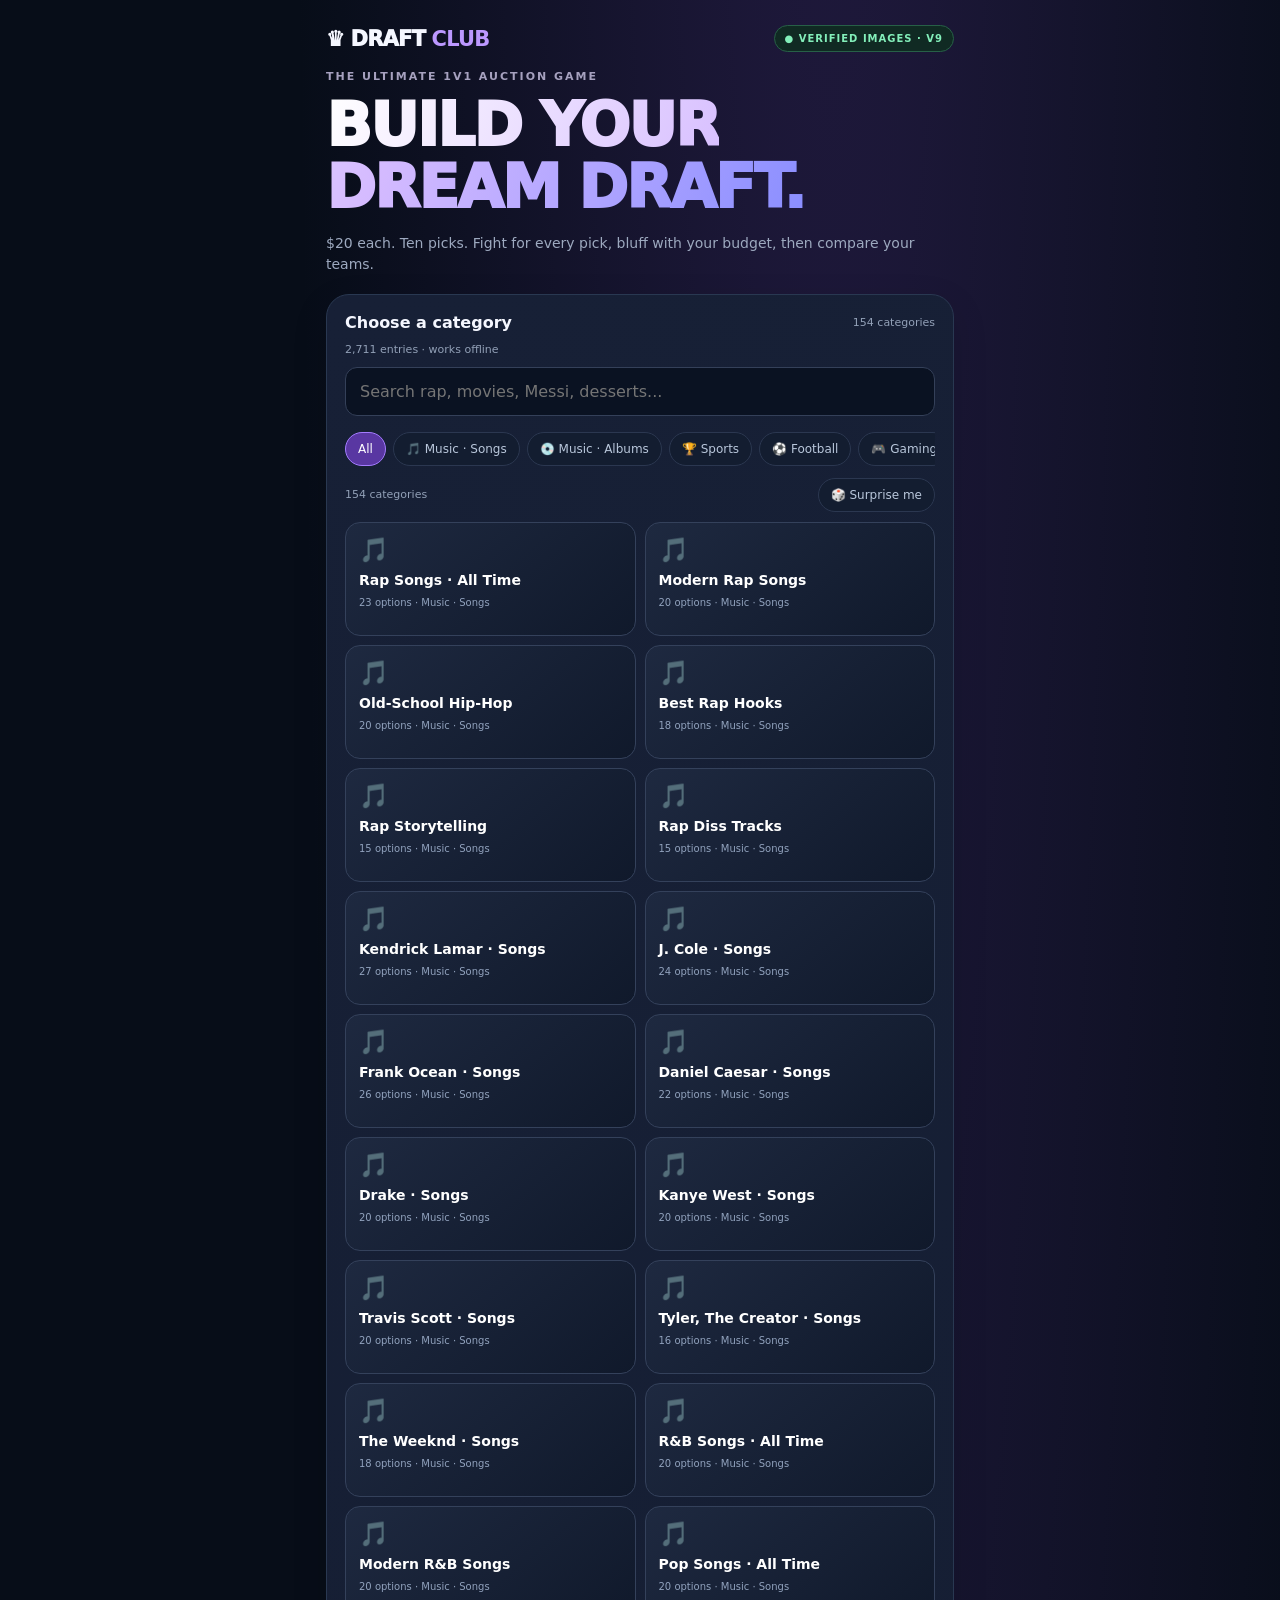
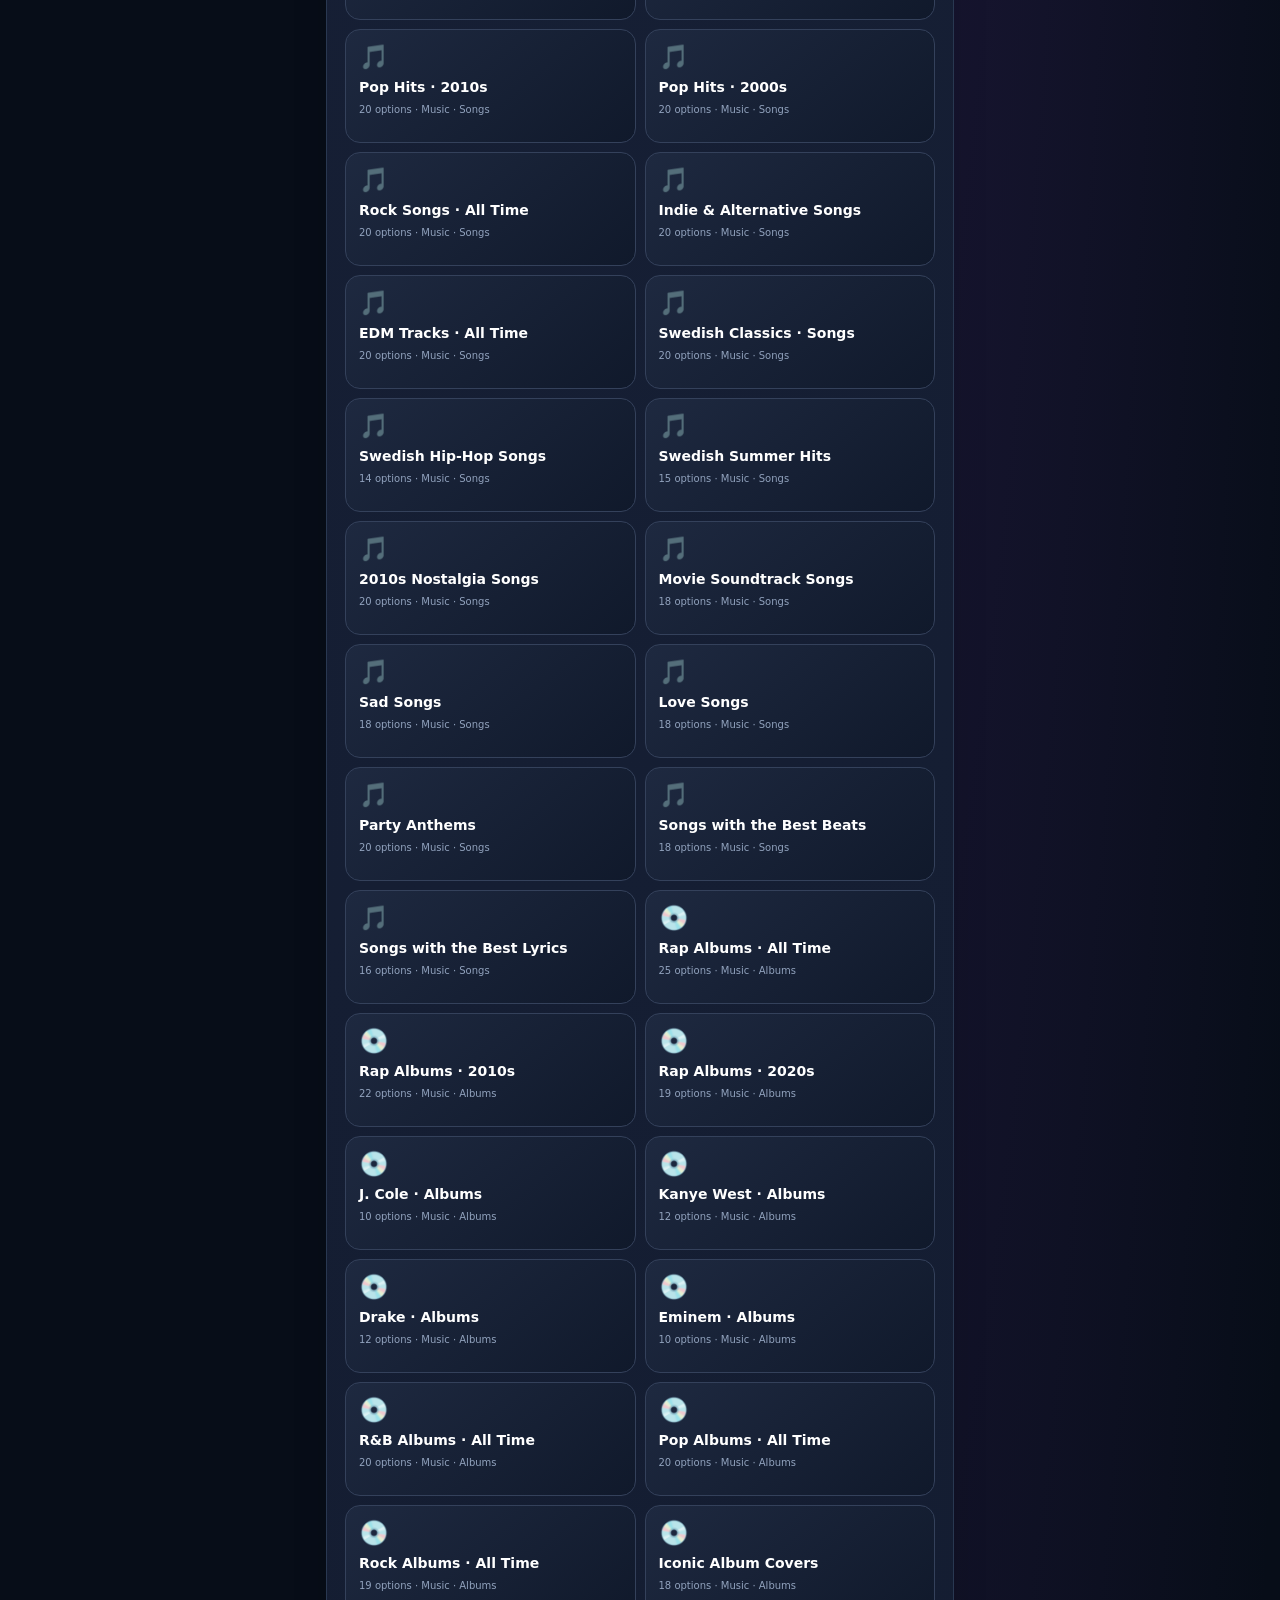
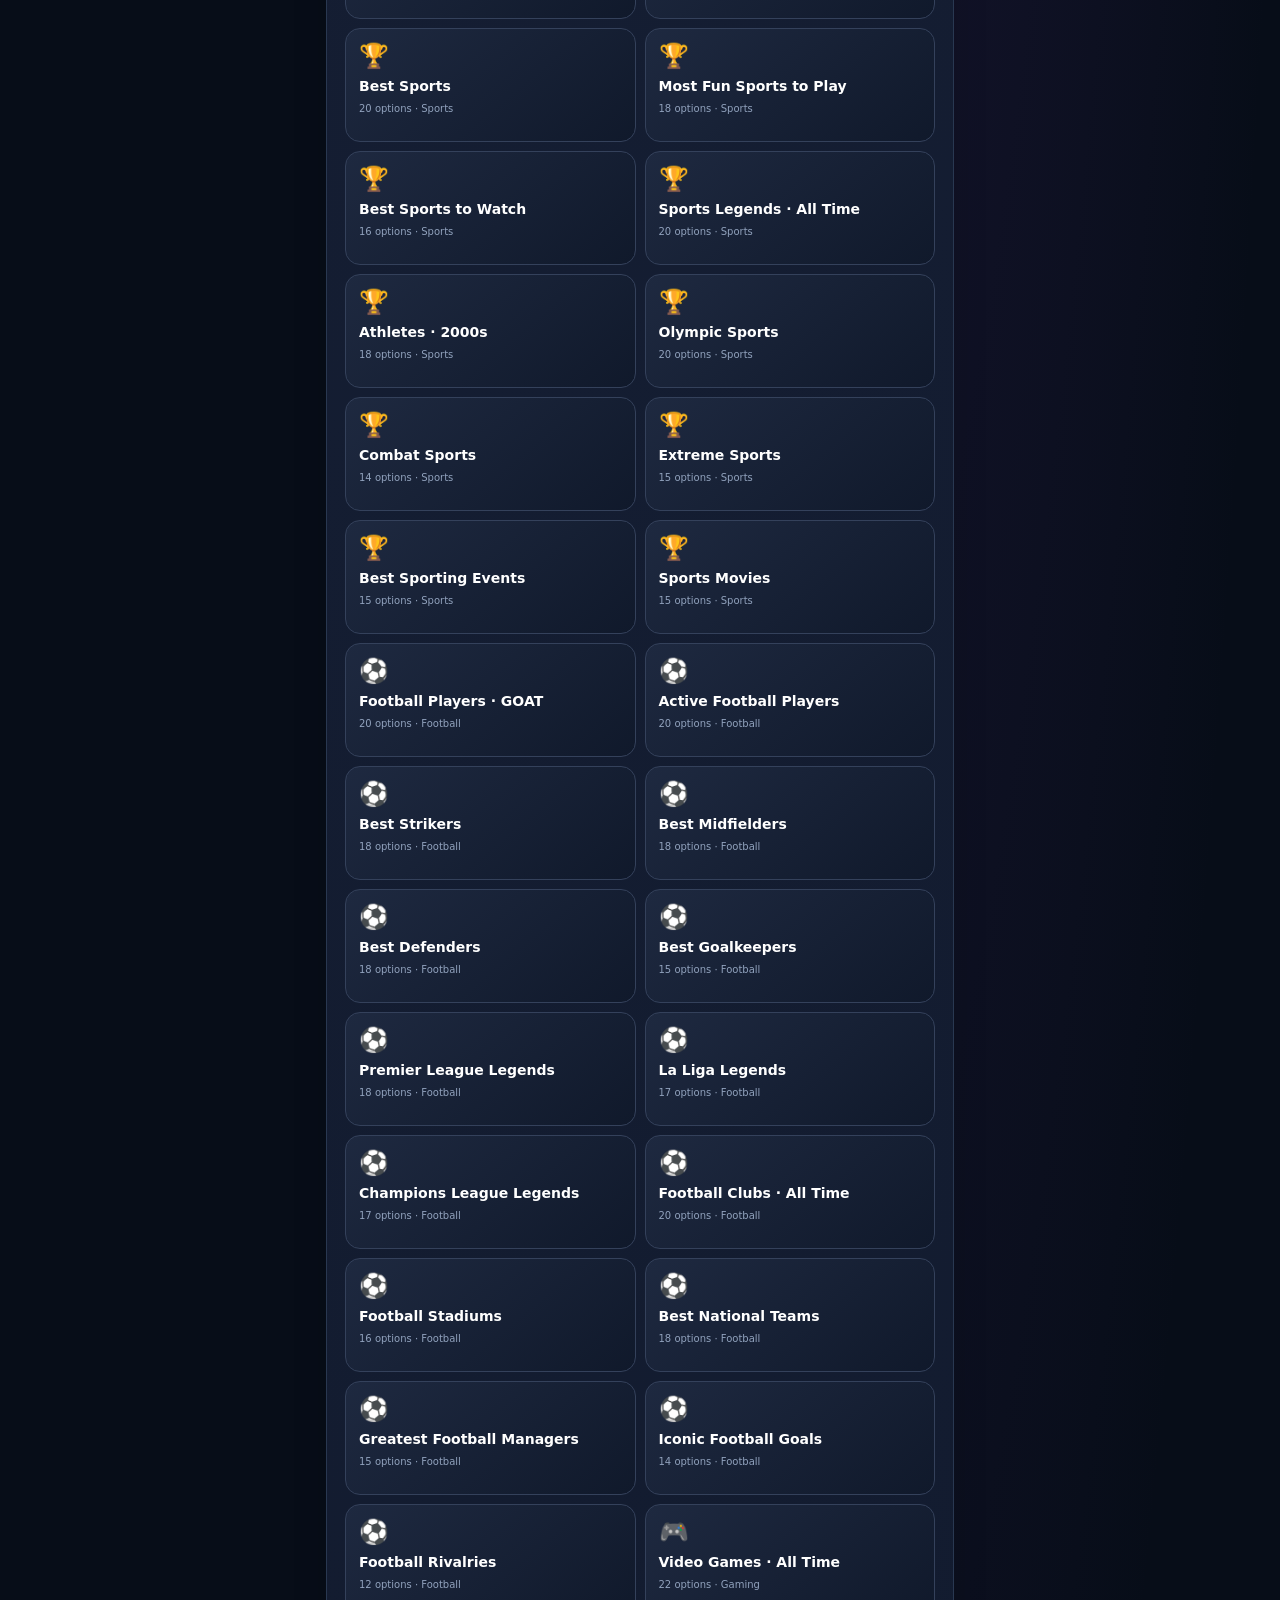
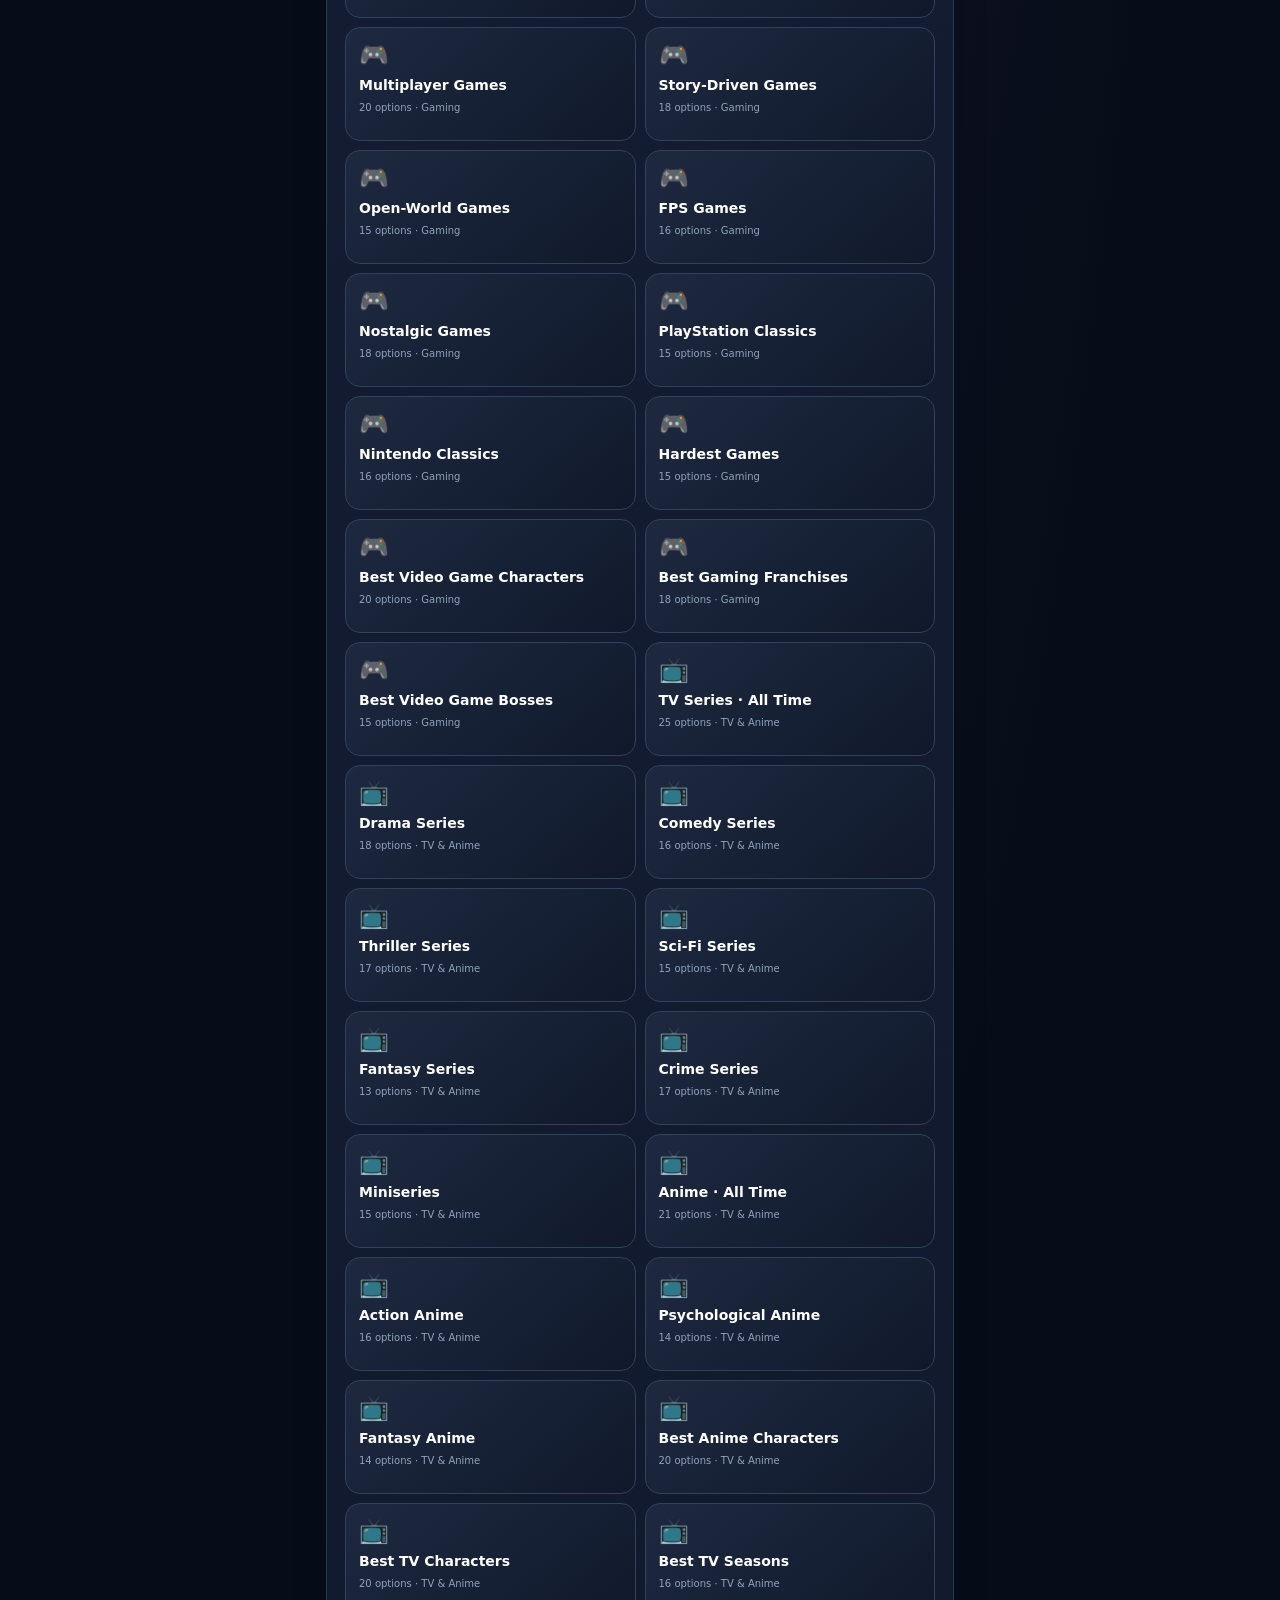
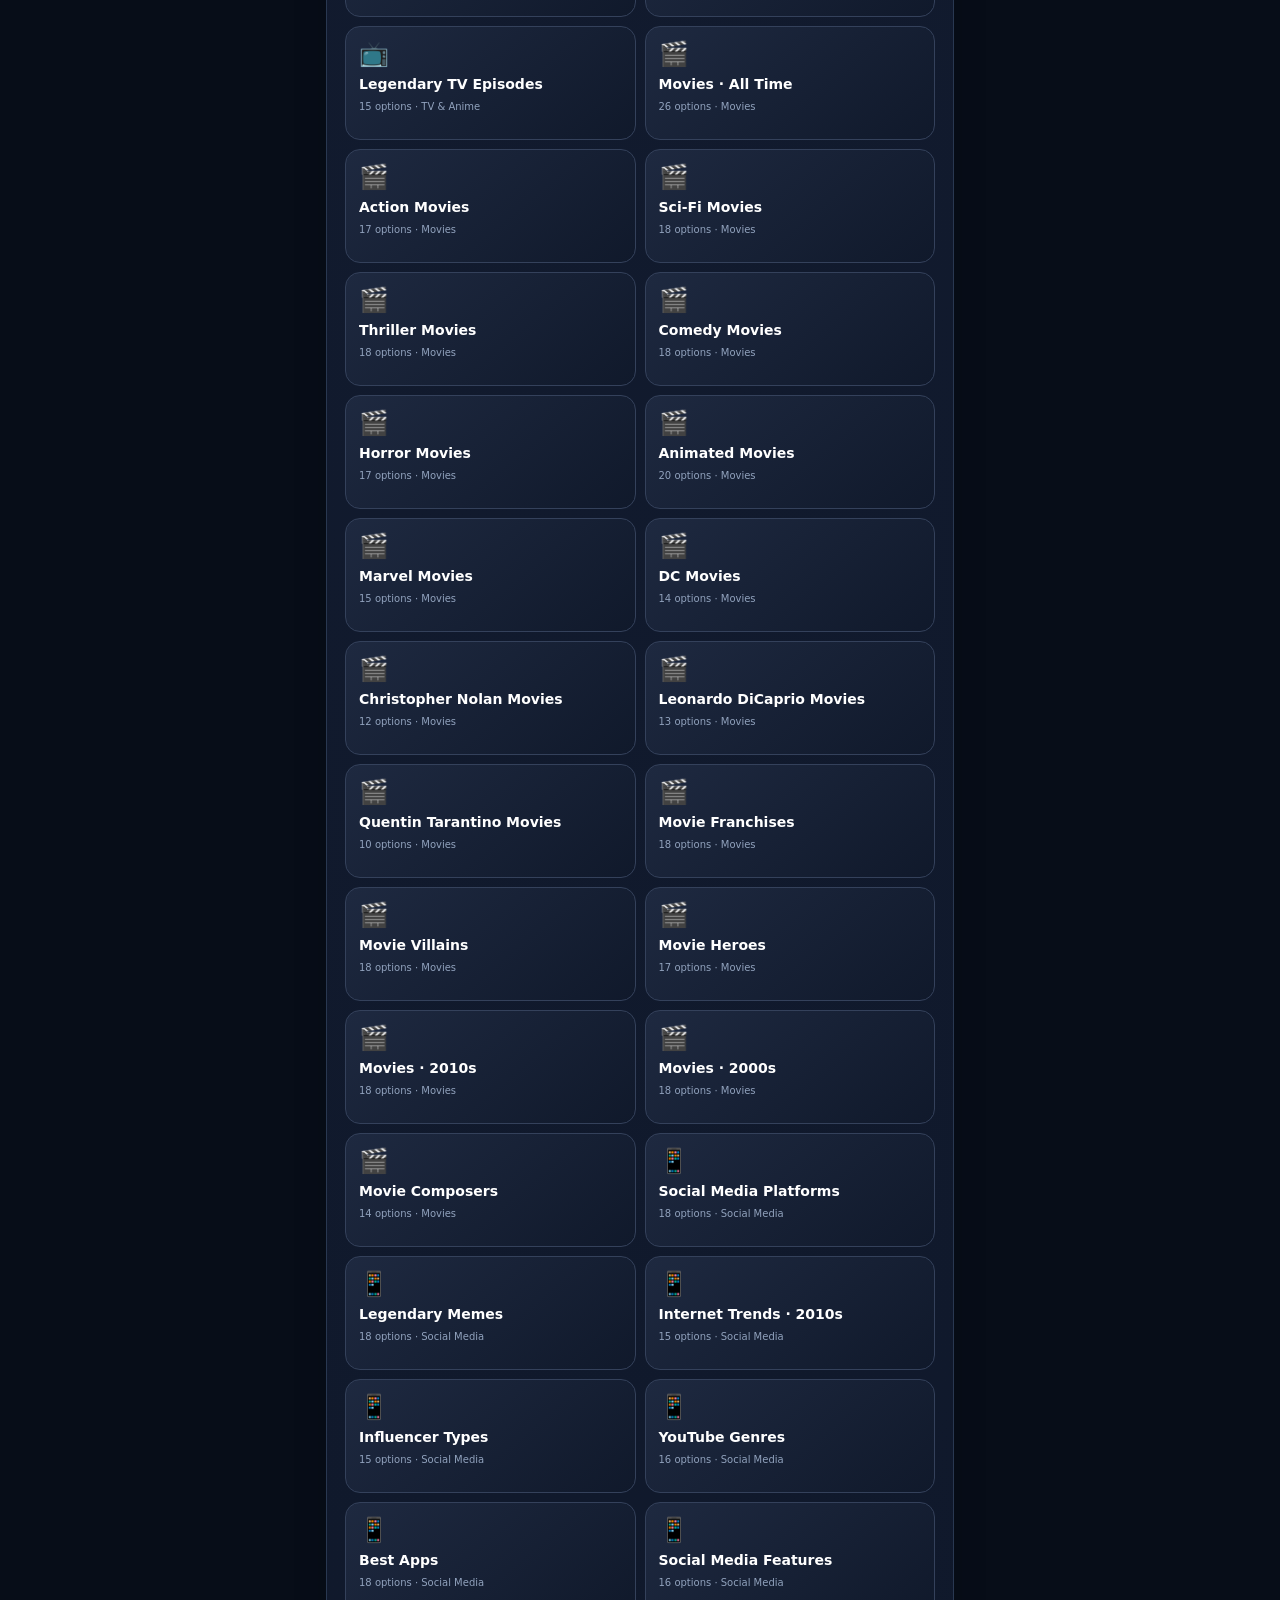
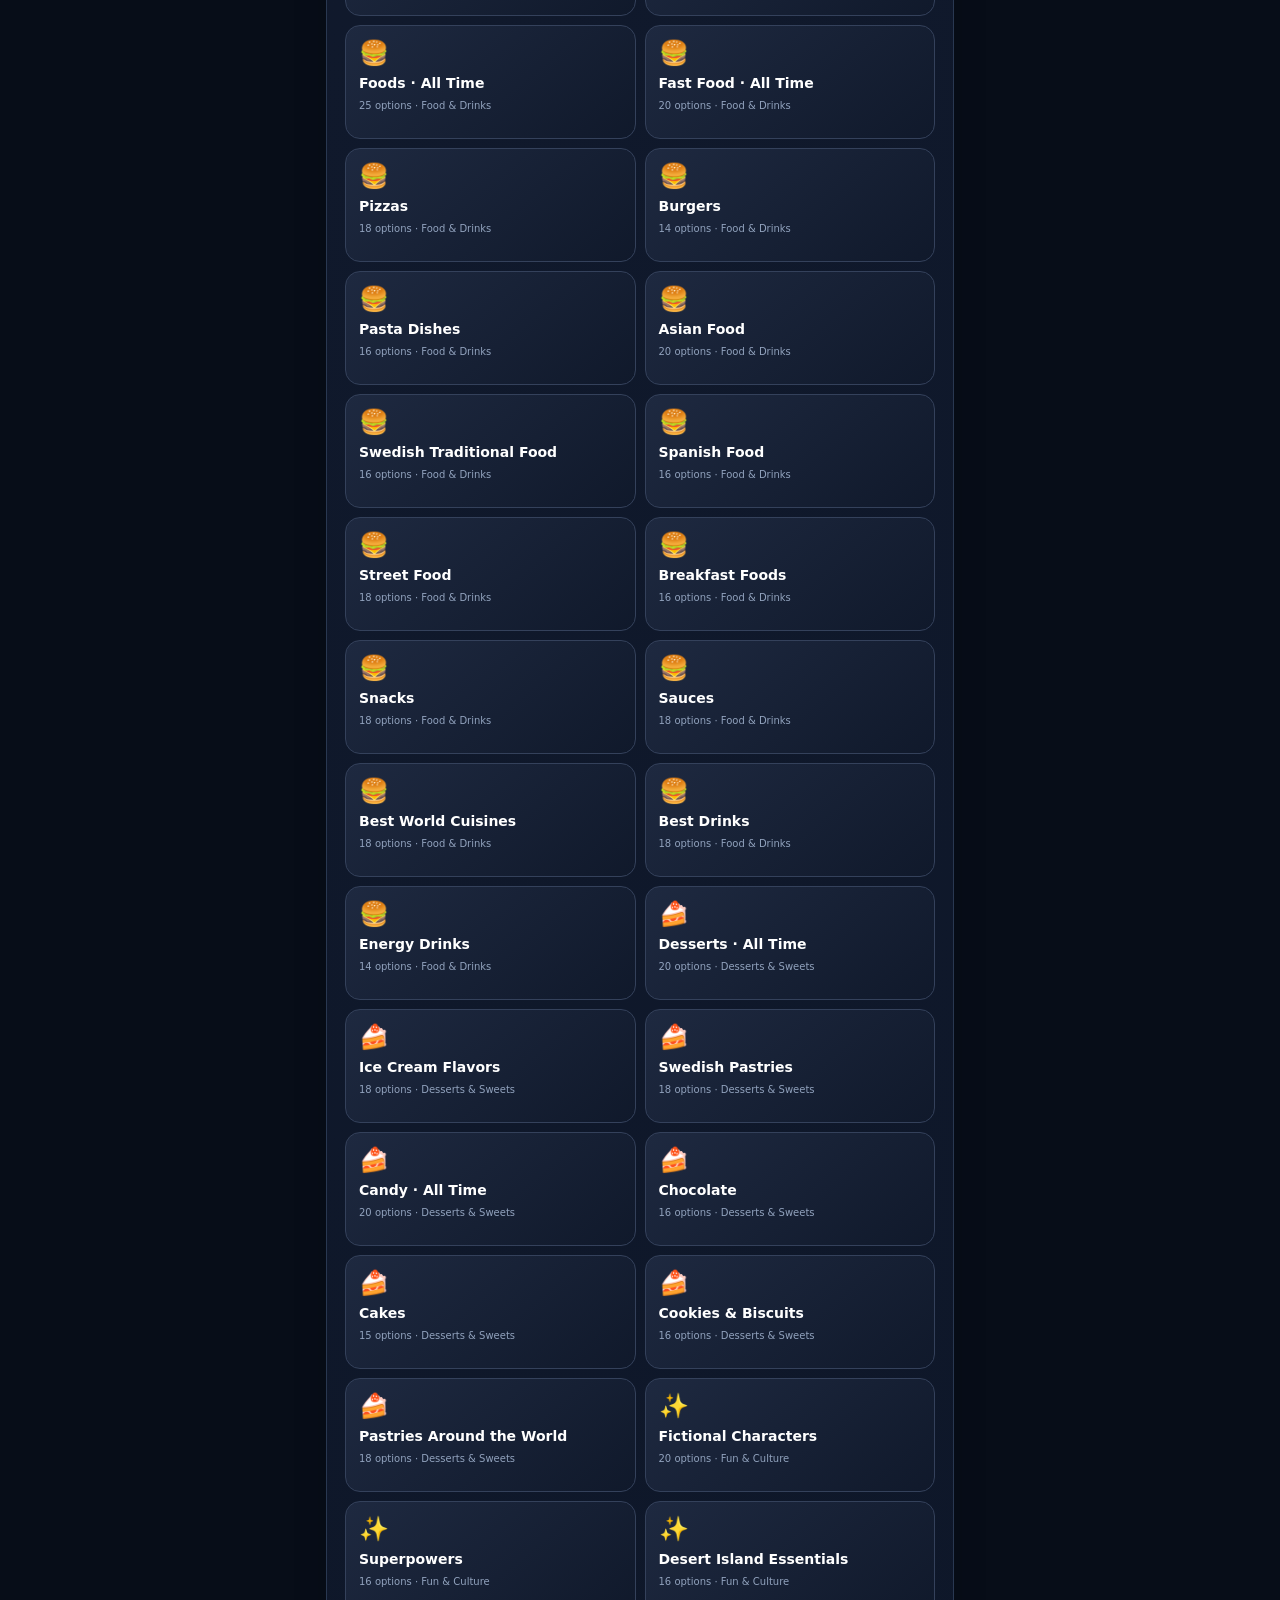
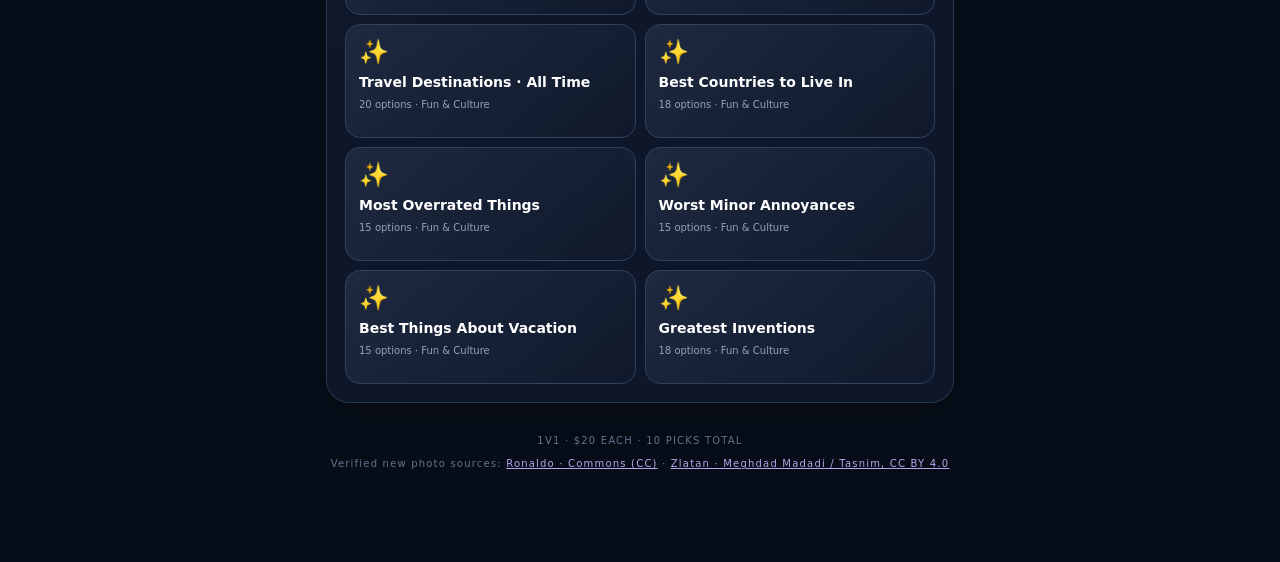
<file: Draft_Club_V10_Only_Verified.html>
<!DOCTYPE html><html lang="en"><head><meta charset="utf-8"><meta name="viewport" content="width=device-width,initial-scale=1,viewport-fit=cover"><meta name="theme-color" content="#070d18"><title>Draft Club · Verified Images Test</title><style>
:root{color-scheme:dark;font-family:system-ui,-apple-system,Segoe UI,sans-serif;background:#070d18;color:#f5f7ff}*{box-sizing:border-box}body{margin:0;background:radial-gradient(ellipse at 65% -12%,#462c776b,transparent 46%),#070d18;min-height:100vh}button,input{font:inherit}button{cursor:pointer}button:disabled{opacity:.35;cursor:not-allowed}button:focus-visible,input:focus-visible{outline:3px solid #ad9bff}.app{max-width:660px;margin:auto;padding:18px 16px 90px}.top{display:flex;align-items:center;justify-content:space-between;padding:7px 0 18px}.brand{font-weight:1000;font-size:21px;letter-spacing:-.8px}.brand b{color:#bc98ff}.tag{font-size:10px;font-weight:900;letter-spacing:1px;color:#83efba;border:1px solid #276047;background:#102a23;padding:7px 10px;border-radius:30px}.eyebrow{font-size:11px;font-weight:900;letter-spacing:2px;color:#a6a1bf;text-transform:uppercase}.headline{font-size:clamp(36px,9vw,60px);letter-spacing:-2px;font-weight:1000;line-height:1.03;margin:12px 0}.grad{background:linear-gradient(110deg,#fff,#d5bbff,#8a8eff);background-clip:text;-webkit-background-clip:text;color:transparent}.muted{color:#9da9bf;font-size:14px;line-height:1.55}.panel,.hero,.resultCard{background:linear-gradient(160deg,#172036,#0e1729);border:1px solid #293851;border-radius:23px;padding:18px;margin-top:18px;box-shadow:0 12px 35px #0002}.row{display:flex;align-items:center;justify-content:space-between;gap:10px}.sub{color:#92a0b7;font-size:11px}.search,.name{width:100%;padding:14px;background:#0a1222;color:#fff;border:1px solid #344059;border-radius:12px}.filters{display:flex;gap:7px;overflow-x:auto;padding:16px 0 12px;scrollbar-width:none}.chip{flex:0 0 auto;background:#131d30;border:1px solid #2b3750;color:#b9c7db;border-radius:50px;padding:9px 12px;font-size:12px}.chip.active{background:#5937a2;color:white;border-color:#a47cff}.catgrid{display:grid;grid-template-columns:repeat(2,minmax(0,1fr));gap:9px}.cat{border:1px solid #34415b;background:linear-gradient(140deg,#1e2940,#10192b);border-radius:15px;text-align:left;padding:13px;min-height:114px;color:#fff;display:flex;flex-direction:column;gap:8px}.cat .emoji{font-size:24px}.cat strong{font-size:14px;line-height:1.25}.cat small{color:#91a2bd;font-size:10px}.primary{background:linear-gradient(120deg,#9556fa,#633be4);box-shadow:0 6px 25px #682ac846;color:#fff;border:0;border-radius:15px;width:100%;padding:17px;font-weight:900;margin-top:14px}.back{border:0;background:transparent;color:#bbc7df;font-weight:750;padding:8px 0}.grid2{display:grid;grid-template-columns:repeat(2,minmax(0,1fr));gap:10px}.mode{background:#101a2d;color:#dce5f7;border:1px solid #35425b;border-radius:16px;padding:16px 10px;text-align:left}.mode.active{border-color:#b58dfc;background:#382458}.mode strong{font-size:15px;display:block}.mode small{color:#a2adc3;display:block;margin-top:7px;line-height:1.4}.sectiontitle{font-size:14px;margin:20px 0 9px}.player{border:1px solid #303b55;background:#121b2e;padding:14px;border-radius:16px;min-height:110px;text-align:center}.player.on{background:linear-gradient(130deg,#123d34,#132d32);border:2px solid #38d99c}.pname{font-size:13px;font-weight:900;overflow-wrap:anywhere}.money{font-size:28px;font-weight:1000;margin:6px 0}.picks{color:#a0abc0;font-size:11px}.turnpill{margin-top:6px;color:#6df0b4;font-size:11px;font-weight:900}.hero{text-align:center;margin-top:15px;padding:20px 12px 16px}.art{width:146px;height:146px;border-radius:16px;box-shadow:0 15px 35px #0007;margin:12px auto 10px;display:block;object-fit:cover}.itemtitle{font-size:clamp(23px,7vw,34px);font-weight:950;line-height:1.14;overflow-wrap:anywhere}.artist{color:#b4c5d8;font-size:13px;margin-top:5px}.pricelabel{font-size:11px;letter-spacing:2px;color:#99a6bb;margin-top:14px;font-weight:850}.price{font-size:43px;font-weight:1000}.turn{font-size:17px;text-align:center;font-weight:950;margin:18px 0 12px}.raise{display:flex;justify-content:space-between;align-items:center;background:#141d30;border:1px solid #2e3b53;border-radius:14px;padding:9px 12px;margin-bottom:12px}.stepper{display:flex;align-items:center;gap:12px}.stepper button{color:#fff;font-size:23px;font-weight:850;width:43px;height:43px;background:#2a3854;border:1px solid #405574;border-radius:11px}.stepper output{font-size:19px;min-width:48px;text-align:center;font-weight:950}.action{border:0;height:100px;border-radius:17px;color:white;font-weight:1000;font-size:18px;display:flex;flex-direction:column;align-items:center;justify-content:center;gap:3px}.action small{font-size:11px;font-weight:650}.action .symbol{font-size:29px}.give{background:linear-gradient(160deg,#f14d63,#b91c43)}.bid{background:linear-gradient(160deg,#29d582,#078e60)}.footnote{font-size:12px;color:#9aabc5;line-height:1.5}.notice{background:#152b30;border:1px solid #265e56;color:#96f2cc;border-radius:12px;padding:11px;margin:13px 0;font-size:12px}.drafts{display:grid;grid-template-columns:repeat(2,minmax(0,1fr));gap:10px;margin-top:18px}.list{padding:11px;border:1px solid #2c3850;border-radius:14px;background:#10192b}.list h3{font-size:13px;overflow-wrap:anywhere}.pickitem{display:flex;align-items:center;gap:8px;padding:7px 0;border-top:1px solid #29344d;font-size:11px;overflow-wrap:anywhere}.miniart{width:37px;height:37px;border-radius:6px;flex:none}.pickitem small{color:#a7b0c0}.pictext{min-width:0;flex:1}.secondary{width:100%;padding:14px 8px;border:1px solid #3b4864;background:#162238;color:white;border-radius:12px;font-weight:850}.result{font-size:27px;font-weight:1000}.score{font-size:36px;font-weight:1000}.center{text-align:center}.tip{color:#b0bbd0;font-size:12px;line-height:1.6}footer{padding-top:32px;text-align:center;font-size:10px;color:#64728c;letter-spacing:1.2px}@media(max-width:370px){.app{padding:12px 10px 60px}.action{font-size:16px}.cat{min-height:120px}}

/* Prevent iOS double-tap zoom during rapid bidding; pinch zoom remains available. */
html,body,button,input,select,textarea,a,[role="button"]{touch-action:manipulation}

/* No double-tap zoom on interactive controls; pinch zoom remains available. */
html,body{touch-action:manipulation}
button,.action,.stepper,[role="button"]{touch-action:manipulation;-webkit-user-select:none;user-select:none;-webkit-tap-highlight-color:transparent}
.no-image{display:flex;align-items:center;justify-content:center;text-align:center;background:#121a2b;border:1px dashed #43506b;color:#8492b3;font-size:10px;font-weight:800;letter-spacing:.7px;padding:10px}.no-image span{max-width:120px}.no-image{width:146px;height:146px;border:1px solid #34425c;border-radius:16px;margin:12px auto 10px;display:flex;align-items:center;justify-content:center;background:#111b2e;color:#91a3bf;text-align:center;font-size:10px;letter-spacing:1px;font-weight:800;padding:12px}html,body,button{touch-action:manipulation}button{-webkit-user-select:none;user-select:none}</style></head><body><div class="app"><header class="top"><div class="brand">♛ DRAFT <b>CLUB</b></div><div class="tag">● VERIFIED IMAGES · V9</div></header><main id="view"><section class="panel" style="margin-top:35px;padding:24px"><h1 style="font-size:26px">This preview cannot run the game</h1><p class="muted">The HTML viewer you opened does not appear to execute JavaScript. The draft requires a browser or HTML viewer with JavaScript enabled. Open this file in a browser-capable HTML app, rather than the iPhone Files or ChatGPT preview.</p><p class="muted">The full game and category database are included inside this file. Some externally hosted verified photos require internet until stored locally.</p></section></main><footer>1V1 · $20 EACH · 10 PICKS TOTAL<div style="margin-top:10px;line-height:1.6">Verified new photo sources: <a href="https://commons.wikimedia.org/wiki/File:CR7Portugal24.jpg" target="_blank" rel="noopener" style="color:#b6a6eb">Ronaldo · Commons (CC)</a> · <a href="https://commons.wikimedia.org/wiki/File:Zlatan_Ibrahimovi%C4%87_June_2018.jpg" target="_blank" rel="noopener" style="color:#b6a6eb">Zlatan · Meghdad Madadi / Tasnim, CC BY 4.0</a></div></footer></div><script src="./image-manifest.js"></script><script src="./image-manifest.js"></script><script>
const DATA=[{"group":"Music · Songs","name":"Rap Songs · All Time","items":["Lose Yourself","Stan","NY State of Mind","Juicy","Shook Ones Pt. II","C.R.E.A.M.","Alright","Money Trees","Sing About Me, I’m Dying of Thirst","Runaway","POWER","SICKO MODE","90210","No Role Modelz","The Story of O.J.","HUMBLE.","m.A.A.d city","Ms. Jackson","California Love","Still D.R.E.","Nuthin’ but a G Thang","Family Business","Devil in a New Dress"]},{"group":"Music · Songs","name":"Modern Rap Songs","items":["FE!N","Not Like Us","Like That","Family Ties","Praise The Lord (Da Shine)","goosebumps","SICKO MODE","Surround Sound","Rich Spirit","No Role Modelz","Middle Child","First Person Shooter","Jimmy Cooks","90210","Off The Grid","CARNIVAL","redrum","A Lot","Bank Account","Hotline Bling"]},{"group":"Music · Songs","name":"Old-School Hip-Hop","items":["Juicy","Big Poppa","Hypnotize","California Love","Changes","Dear Mama","Hit ’Em Up","N.Y. State of Mind","The World Is Yours","C.R.E.A.M.","Protect Ya Neck","Shook Ones Pt. II","It Was a Good Day","Straight Outta Compton","Gin and Juice","Still D.R.E.","Forgot About Dre","Ruff Ryders’ Anthem","Ms. Jackson","B.O.B."]},{"group":"Music · Songs","name":"Best Rap Hooks","items":["No Role Modelz","The Real Slim Shady","Without Me","In Da Club","Gold Digger","Stronger","SICKO MODE","HUMBLE.","Hotline Bling","God’s Plan","Mask Off","Goosebumps","The Box","XO TOUR Llif3","Bad and Boujee","Congratulations","Super Bass","Empire State of Mind"]},{"group":"Music · Songs","name":"Rap Storytelling","items":["Stan","Sing About Me, I’m Dying of Thirst","DUCKWORTH.","Brenda’s Got a Baby","Dance with the Devil","4 Your Eyez Only","Wet Dreamz","How Much a Dollar Cost","The Art of Peer Pressure","You Never Know","Keisha’s Song (Her Pain)","The Story of O.J.","Rewind","Mockingbird","Children’s Story"]},{"group":"Music · Songs","name":"Rap Diss Tracks","items":["Not Like Us","euphoria","Meet the Grahams","Hit ’Em Up","Ether","Takeover","The Story of Adidon","No Vaseline","Back to Back","Killshot","The Warning","Real Muthaphuckkin G’s","Like That","Family Matters","6:16 in LA"]},{"group":"Music · Songs","name":"Kendrick Lamar · Songs","items":["Money Trees","Sing About Me, I’m Dying of Thirst","m.A.A.d city","Swimming Pools (Drank)","Bitch, Don’t Kill My Vibe","The Art of Peer Pressure","Alright","King Kunta","The Blacker the Berry","Wesley’s Theory","i","u","DNA.","HUMBLE.","PRIDE.","FEAR.","DUCKWORTH.","ELEMENT.","Count Me Out","N95","Father Time","Mother I Sober","Not Like Us","euphoria","tv off","luther","squabble up"]},{"group":"Music · Songs","name":"J. Cole · Songs","items":["No Role Modelz","Love Yourz","Wet Dreamz","Apparently","G.O.M.D.","January 28th","03’ Adolescence","Fire Squad","A Tale of 2 Citiez","4 Your Eyez Only","Change","Neighbors","Deja Vu","Middle Child","a lot","Kevin’s Heart","ATM","The Climb Back","my life","amari","p r i d e . i s . t h e . d e v i l","Crooked Smile","Power Trip","Work Out"]},{"group":"Music · Songs","name":"Frank Ocean · Songs","items":["Nights","Pink + White","Self Control","White Ferrari","Ivy","Solo","Godspeed","Seigfried","Skyline To","Nikes","Close to You","Chanel","Biking","Provider","DHL","In My Room","Pyramids","Thinkin Bout You","Lost","Super Rich Kids","Sweet Life","Novacane","Swim Good","Bad Religion","Pilot Jones","American Wedding"]},{"group":"Music · Songs","name":"Daniel Caesar · Songs","items":["Best Part","Get You","Japanese Denim","Always","Superposition","Cyanide","Freudian","Blessed","We Find Love","Transform","Streetcar","Who Hurt You?","Hold Me Down","Loose","Neu Roses (Transgressor’s Song)","Entropy","Please Do Not Lean","Let Me Go","Valentina","Toronto 2014","Violet","Do You Like Me?"]},{"group":"Music · Songs","name":"Drake · Songs","items":["Marvins Room","Headlines","Take Care","Hold On, We’re Going Home","Started From the Bottom","Worst Behavior","Energy","Know Yourself","Hotline Bling","One Dance","Passionfruit","God’s Plan","Nice for What","Nonstop","Laugh Now Cry Later","Chicago Freestyle","Jungle","Feel No Ways","Tuscan Leather","Pound Cake / Paris Morton Music 2"]},{"group":"Music · Songs","name":"Kanye West · Songs","items":["Runaway","POWER","Devil in a New Dress","All of the Lights","Flashing Lights","Stronger","Good Life","Jesus Walks","Through the Wire","Family Business","Ultralight Beam","Father Stretch My Hands Pt. 1","Ghost Town","Bound 2","Black Skinhead","Heartless","Street Lights","Homecoming","Diamonds from Sierra Leone","Saint Pablo"]},{"group":"Music · Songs","name":"Travis Scott · Songs","items":["90210","SICKO MODE","goosebumps","STARGAZING","STOP TRYING TO BE GOD","ASTROTHUNDER","BUTTERFLY EFFECT","HIGHEST IN THE ROOM","MY EYES","FE!N","I KNOW ?","TELEKINESIS","MELTDOWN","Antidote","3500","Oh My Dis Side","Maria I’m Drunk","Nightcrawler","MAFIA","TIL FURTHER NOTICE"]},{"group":"Music · Songs","name":"Tyler, The Creator · Songs","items":["EARFQUAKE","NEW MAGIC WAND","GONE, GONE / THANK YOU","See You Again","WUSYANAME","SWEET / I THOUGHT YOU WANTED TO DANCE","IFHY","Yonkers","911 / Mr. Lonely","Boredom","Who Dat Boy","ARE WE STILL FRIENDS?","A BOY IS A GUN*","LUMBERJACK","DOGTOOTH","SORRY NOT SORRY"]},{"group":"Music · Songs","name":"The Weeknd · Songs","items":["Blinding Lights","Starboy","The Hills","Can’t Feel My Face","Save Your Tears","After Hours","Die For You","Call Out My Name","I Feel It Coming","Wicked Games","House of Balloons / Glass Table Girls","Often","Reminder","In Your Eyes","Out of Time","Less Than Zero","Heartless","Earned It"]},{"group":"Music · Songs","name":"R&B Songs · All Time","items":["Nights","Pink + White","Best Part","Get You","Japanese Denim","Thinkin Bout You","Snooze","Good Days","Kill Bill","Redbone","Adorn","Sure Thing","Cranes in the Sky","Ordinary People","No Scrubs","Dilemma","We Belong Together","Untitled (How Does It Feel)","Poison","Waterfalls"]},{"group":"Music · Songs","name":"Modern R&B Songs","items":["Snooze","Kill Bill","Good Days","Saturn","Best Part","Get You","Japanese Denim","Pink + White","Nights","Superposition","Cyanide","Heartbreak Anniversary","Leave The Door Open","Smokin Out The Window","Damage","Hrs and Hrs","Boo’d Up","Focus","Location","Talk"]},{"group":"Music · Songs","name":"Pop Songs · All Time","items":["Billie Jean","Thriller","Like a Prayer","Dancing Queen","I Wanna Dance with Somebody","Toxic","Bad Romance","Poker Face","Shake It Off","Rolling in the Deep","Someone Like You","Shape of You","Blinding Lights","Uptown Funk","Happy","Can’t Stop the Feeling!","Firework","Royals","Call Me Maybe","Viva la Vida"]},{"group":"Music · Songs","name":"Pop Hits · 2010s","items":["Somebody That I Used to Know","Rolling in the Deep","Royals","Get Lucky","Uptown Funk","Shape of You","Despacito","Havana","Closer","Cheap Thrills","Wake Me Up","Rather Be","Chandelier","Happy","Lean On","Starboy","Love Yourself","Sorry","Bad Guy","Shallow"]},{"group":"Music · Songs","name":"Pop Hits · 2000s","items":["Crazy in Love","Umbrella","Hey Ya!","Toxic","Hips Don’t Lie","Poker Face","Bad Romance","Viva la Vida","Mr. Brightside","In the End","Since U Been Gone","Apologize","Bleeding Love","Single Ladies","Yeah!","Low","I Gotta Feeling","Beautiful","Complicated","Clocks"]},{"group":"Music · Songs","name":"Rock Songs · All Time","items":["Bohemian Rhapsody","Stairway to Heaven","Hotel California","Smells Like Teen Spirit","Sweet Child O’ Mine","Back in Black","Thunderstruck","Highway to Hell","Enter Sandman","Paranoid","Wonderwall","Don’t Stop Believin’","Livin’ on a Prayer","Seven Nation Army","Mr. Brightside","Everlong","Dream On","Paint It Black","Comfortably Numb","Free Bird"]},{"group":"Music · Songs","name":"Indie & Alternative Songs","items":["505","Do I Wanna Know?","Fluorescent Adolescent","The Less I Know the Better","Let It Happen","Eventually","Sweater Weather","Somebody Else","Robbers","Riptide","Take Me Out","Mr. Brightside","Reptilia","Last Nite","Feel Good Inc.","Kids","Electric Feel","Pumped Up Kicks","Space Song","Chamber of Reflection"]},{"group":"Music · Songs","name":"EDM Tracks · All Time","items":["Levels","Wake Me Up","Animals","Titanium","Don’t You Worry Child","One (Your Name)","Greyhound","Clarity","Stay the Night","Lean On","Where Are Ü Now","Faded","Alone","Summer","Feel So Close","This Is What You Came For","Strobe","Scary Monsters and Nice Sprites","Turn Down for What","Secrets"]},{"group":"Music · Songs","name":"Swedish Classics · Songs","items":["Dancing Queen","Mamma Mia","The Winner Takes It All","Gimme! Gimme! Gimme!","Sommartider","När vi gräver guld i USA","Öppna landskap","Du är min man","Himlen är oskyldigt blå","Utan dina andetag","Kärleken väntar","Sverige","Kom igen Lena!","Det kommer aldrig va över för mig","Från och med du","Guld och gröna skogar","Michelangelo","Genom eld och vatten","Vart jag mig i världen vänder","En kväll i juni"]},{"group":"Music · Songs","name":"Swedish Hip-Hop Songs","items":["Katten i trakten","Samma gamla vanliga","Din låt","Mamma","Dansa","Malmö stad","Försent","Trakten min","Söder om söder","Luffare","Blod svett & tårar","Stockholmsnatt","Välkommen till förorten","Solen i ögonen"]},{"group":"Music · Songs","name":"Swedish Summer Hits","items":["Sommartider","Guld och gröna skogar","Bada nakna","Ingen sommar utan reggae","Kom igen Lena!","Sol vind och vatten","Från och med du","Vart jag mig i världen vänder","Dansa pausa","Jag kommer","Flytta på dej","Mikrofonkåt","När vi gräver guld i USA","Välkommen in","Alla som inte dansar"]},{"group":"Music · Songs","name":"2010s Nostalgia Songs","items":["Call Me Maybe","Gangnam Style","Party Rock Anthem","We Found Love","Somebody That I Used to Know","Counting Stars","Radioactive","Roar","Happy","Uptown Funk","Rather Be","Wake Me Up","Lean On","See You Again","Let Her Go","Riptide","Pompeii","Timber","Safe and Sound","Clarity"]},{"group":"Music · Songs","name":"Movie Soundtrack Songs","items":["My Heart Will Go On","Skyfall","Shallow","Let It Go","Circle of Life","Can You Feel the Love Tonight","A Whole New World","City of Stars","Lose Yourself","See You Again","Eye of the Tiger","Ghostbusters","I Will Always Love You","Time","Cornfield Chase","Concerning Hobbits","He’s a Pirate","Now We Are Free"]},{"group":"Music · Songs","name":"Sad Songs","items":["Someone Like You","Fix You","Let Her Go","All I Want","The Night We Met","Another Love","Skinny Love","When I Was Your Man","All Too Well","Liability","Hurt","Jealous","Self Control","White Ferrari","Godspeed","Love Yourz","Streetcar","Fourth of July"]},{"group":"Music · Songs","name":"Love Songs","items":["All of Me","Perfect","Best Part","Get You","Japanese Denim","Thinking Out Loud","Just the Way You Are","Love on Top","Make You Feel My Love","Yellow","Something","Can’t Help Falling in Love","At Last","Adore You","Die For You","Pink + White","I Will Always Love You","Until I Found You"]},{"group":"Music · Songs","name":"Party Anthems","items":["Yeah!","Low","Party Rock Anthem","Titanium","Levels","Danza Kuduro","Gasolina","Pepas","Temperature","Turn Down for What","Mr. Brightside","I Gotta Feeling","Uptown Funk","We Found Love","Dancing Queen","Get Lucky","Shots","Timber","Wake Me Up","Don’t Stop the Music"]},{"group":"Music · Songs","name":"Songs with the Best Beats","items":["Still D.R.E.","POWER","Money Trees","m.A.A.d city","SICKO MODE","90210","Mask Off","No Role Modelz","HUMBLE.","DNA.","Father Stretch My Hands Pt. 1","Devil in a New Dress","Shook Ones Pt. II","C.R.E.A.M.","Redbone","Nights","Goosebumps","Praise The Lord (Da Shine)"]},{"group":"Music · Songs","name":"Songs with the Best Lyrics","items":["Sing About Me, I’m Dying of Thirst","4 Your Eyez Only","Stan","DUCKWORTH.","How Much a Dollar Cost","Love Yourz","Mockingbird","The Blacker the Berry","Nights","Self Control","The Story of O.J.","Changes","Dance with the Devil","Hurt","Fast Car","Brenda’s Got a Baby"]},{"group":"Music · Albums","name":"Rap Albums · All Time","items":["Illmatic","To Pimp a Butterfly","good kid, m.A.A.d city","My Beautiful Dark Twisted Fantasy","The College Dropout","Late Registration","Graduation","The Blueprint","The Black Album","Ready to Die","Life After Death","All Eyez on Me","The Chronic","2001","Enter the Wu-Tang (36 Chambers)","The Marshall Mathers LP","The Eminem Show","Aquemini","Stankonia","Madvillainy","The Low End Theory","Midnight Marauders","DAMN.","2014 Forest Hills Drive","Rodeo"]},{"group":"Music · Albums","name":"Rap Albums · 2010s","items":["My Beautiful Dark Twisted Fantasy","good kid, m.A.A.d city","To Pimp a Butterfly","DAMN.","2014 Forest Hills Drive","4 Your Eyez Only","Take Care","Nothing Was the Same","If You’re Reading This It’s Too Late","Rodeo","ASTROWORLD","Birds in the Trap Sing McKnight","Culture","DS2","Flower Boy","IGOR","Some Rap Songs","The Life of Pablo","Yeezus","Daytona","Swimming","Blonde"]},{"group":"Music · Albums","name":"Rap Albums · 2020s","items":["The Off-Season","Mr. Morale & the Big Steppers","GNX","UTOPIA","Heroes & Villains","Melt My Eyez See Your Future","The Forever Story","King’s Disease III","Magic","Call Me If You Get Lost","Chromakopia","We Don’t Trust You","American Dream","Might Delete Later","Alfredo","It’s Almost Dry","The Melodic Blue","Pink Tape","Her Loss"]},{"group":"Music · Albums","name":"J. Cole · Albums","items":["Cole World: The Sideline Story","Born Sinner","2014 Forest Hills Drive","4 Your Eyez Only","KOD","The Off-Season","Might Delete Later","Revenge of the Dreamers III","Friday Night Lights","The Warm Up"]},{"group":"Music · Albums","name":"Kanye West · Albums","items":["The College Dropout","Late Registration","Graduation","808s & Heartbreak","My Beautiful Dark Twisted Fantasy","Yeezus","The Life of Pablo","ye","Jesus Is King","Donda","Watch the Throne","Kids See Ghosts"]},{"group":"Music · Albums","name":"Drake · Albums","items":["Thank Me Later","Take Care","Nothing Was the Same","If You’re Reading This It’s Too Late","Views","More Life","Scorpion","Certified Lover Boy","Honestly, Nevermind","Her Loss","For All the Dogs","Dark Lane Demo Tapes"]},{"group":"Music · Albums","name":"Eminem · Albums","items":["The Slim Shady LP","The Marshall Mathers LP","The Eminem Show","Encore","Relapse","Recovery","The Marshall Mathers LP 2","Kamikaze","Music to Be Murdered By","The Death of Slim Shady (Coup de Grâce)"]},{"group":"Music · Albums","name":"R&B Albums · All Time","items":["Blonde","channel ORANGE","Freudian","CASE STUDY 01","NEVER ENOUGH","Ctrl","SOS","ANTI","Lemonade","Beyoncé","House of Balloons","Trilogy","After Hours","Voodoo","Brown Sugar","Confessions","The Miseducation of Lauryn Hill","Songs in the Key of Life","Back to Black","What’s Going On"]},{"group":"Music · Albums","name":"Pop Albums · All Time","items":["Thriller","Bad","1989","Red","Folklore","21","25","Future Nostalgia","The Fame Monster","Born This Way","Teenage Dream","Back to Black","Lemonade","SOUR","Fine Line","After Hours","Starboy","Dua Lipa","Random Access Memories","Abbey Road"]},{"group":"Music · Albums","name":"Rock Albums · All Time","items":["Abbey Road","Revolver","The Dark Side of the Moon","Wish You Were Here","Rumours","Nevermind","In Utero","OK Computer","Kid A","The Wall","Back in Black","Led Zeppelin IV","The Joshua Tree","American Idiot","Hybrid Theory","Meteora","AM","Is This It","Californication"]},{"group":"Music · Albums","name":"Iconic Album Covers","items":["Abbey Road","The Dark Side of the Moon","Nevermind","To Pimp a Butterfly","Blonde","My Beautiful Dark Twisted Fantasy","The College Dropout","Astroworld","The Velvet Underground & Nico","Unknown Pleasures","The Life of Pablo","Graduation","Illmatic","Ready to Die","IGOR","DAMN.","Thriller","Rumours"]},{"group":"Sports","name":"Best Sports","items":["Fotboll","Basket","Tennis","Formel 1","Ishockey","Handboll","Volleyboll","Boxning","MMA","Golf","Friidrott","Simning","Padel","Badminton","Baseboll","Amerikansk fotboll","Rugby","Futsal","Cykling","Skidåkning"]},{"group":"Sports","name":"Most Fun Sports to Play","items":["Fotboll","Futsal","Basket","Padel","Tennis","Beachvolleyboll","Handboll","Badminton","Pingis","Golf","Bowling","Paintball","Innebandy","Volleyboll","Biljard","Pickleball","Dodgeball","Frisbeegolf"]},{"group":"Sports","name":"Best Sports to Watch","items":["Fotboll","Champions League-fotboll","NBA-basket","Formel 1","UFC","Boxning","Wimbledon","Ishockey-VM","NFL","Olympiska spelen","Handboll","Friidrott","Cricket","Baseboll","Rugby","Dart"]},{"group":"Sports","name":"Sports Legends · All Time","items":["Michael Jordan","Lionel Messi","Cristiano Ronaldo","Muhammad Ali","Serena Williams","Usain Bolt","LeBron James","Roger Federer","Rafael Nadal","Novak Djokovic","Tom Brady","Tiger Woods","Michael Phelps","Wayne Gretzky","Pelé","Diego Maradona","Simone Biles","Lewis Hamilton","Michael Schumacher","Kobe Bryant"]},{"group":"Sports","name":"Athletes · 2000s","items":["Lionel Messi","Cristiano Ronaldo","LeBron James","Kobe Bryant","Serena Williams","Roger Federer","Rafael Nadal","Novak Djokovic","Usain Bolt","Michael Phelps","Lewis Hamilton","Max Verstappen","Tom Brady","Stephen Curry","Conor McGregor","Tiger Woods","Zlatan Ibrahimović","Katie Ledecky"]},{"group":"Sports","name":"Olympic Sports","items":["100 meter","200 meter","Maraton","Längdhopp","Höjdhopp","Stavhopp","Simning","Gymnastik","Bordtennis","Tennis","Basket","Fotboll","Boxning","Brottning","Judo","Skateboard","Bågskytte","Cykel","Rodd","Fäktning"]},{"group":"Sports","name":"Combat Sports","items":["Boxning","MMA","Muay thai","Kickboxning","Judo","Karate","Taekwondo","Brasiliansk jiu-jitsu","Brottning","Sambo","Kung fu","Fäktning","Krav maga","Capoeira"]},{"group":"Sports","name":"Extreme Sports","items":["Fallskärmshoppning","Surfing","Skateboard","Snowboard","BMX","Parkour","Klättring","Wingsuit","Downhill mountainbike","Kitesurfing","Motocross","Wakeboard","Basejump","Freeride-skidor","Bungyjump"]},{"group":"Sports","name":"Best Sporting Events","items":["Fotbolls-VM","Champions League-final","OS","Super Bowl","NBA Finals","Wimbledon-final","El Clásico","Formel 1 Monaco GP","UFC-titelmatch","Tour de France","NHL Stanley Cup-final","Fotbolls-EM","Copa América-final","The Masters","World Series"]},{"group":"Sports","name":"Sports Movies","items":["Rocky","Creed","Warrior","Moneyball","Remember the Titans","Coach Carter","Rush","Ford v Ferrari","Raging Bull","Million Dollar Baby","The Blind Side","The Karate Kid","Invictus","The Fighter","Space Jam"]},{"group":"Football","name":"Football Players · GOAT","items":["Lionel Messi","Cristiano Ronaldo","Pelé","Diego Maradona","Johan Cruyff","Zinedine Zidane","Ronaldo Nazário","Ronaldinho","Franz Beckenbauer","Alfredo Di Stéfano","Michel Platini","Andrés Iniesta","Xavi","Thierry Henry","Paolo Maldini","George Best","Ferenc Puskás","Garrincha","Luka Modrić","Zlatan Ibrahimović"]},{"group":"Football","name":"Active Football Players","items":["Kylian Mbappé","Erling Haaland","Vinícius Júnior","Jude Bellingham","Lamine Yamal","Mohamed Salah","Harry Kane","Rodri","Pedri","Jamal Musiala","Florian Wirtz","Bukayo Saka","Phil Foden","Cole Palmer","Raphinha","Khvicha Kvaratskhelia","Lautaro Martínez","Alexander Isak","Federico Valverde","Declan Rice"]},{"group":"Football","name":"Best Strikers","items":["Lionel Messi","Cristiano Ronaldo","Ronaldo Nazário","Thierry Henry","Luis Suárez","Robert Lewandowski","Karim Benzema","Erling Haaland","Kylian Mbappé","Zlatan Ibrahimović","Sergio Agüero","Didier Drogba","Samuel Eto’o","Wayne Rooney","Marco van Basten","Pelé","Romário","Harry Kane"]},{"group":"Football","name":"Best Midfielders","items":["Zinedine Zidane","Andrés Iniesta","Xavi","Luka Modrić","Toni Kroos","Kevin De Bruyne","Andrea Pirlo","Steven Gerrard","Frank Lampard","Paul Scholes","Kaká","Ronaldinho","Jude Bellingham","Rodri","Sergio Busquets","Patrick Vieira","Claude Makélélé","Yaya Touré"]},{"group":"Football","name":"Best Defenders","items":["Paolo Maldini","Sergio Ramos","Virgil van Dijk","Franz Beckenbauer","Fabio Cannavaro","Carles Puyol","Alessandro Nesta","Roberto Carlos","Cafu","Philipp Lahm","Marcelo","Giorgio Chiellini","John Terry","Rio Ferdinand","Nemanja Vidić","Gerard Piqué","Thiago Silva","Dani Alves"]},{"group":"Football","name":"Best Goalkeepers","items":["Gianluigi Buffon","Manuel Neuer","Iker Casillas","Lev Yashin","Peter Schmeichel","Oliver Kahn","Edwin van der Sar","Thibaut Courtois","Alisson Becker","Ederson","Petr Čech","David de Gea","Jan Oblak","Emiliano Martínez","Marc-André ter Stegen"]},{"group":"Football","name":"Premier League Legends","items":["Thierry Henry","Wayne Rooney","Alan Shearer","Cristiano Ronaldo","Mohamed Salah","Kevin De Bruyne","Steven Gerrard","Frank Lampard","Sergio Agüero","Didier Drogba","Harry Kane","Ryan Giggs","Paul Scholes","Patrick Vieira","Eden Hazard","Robin van Persie","Virgil van Dijk","John Terry"]},{"group":"Football","name":"La Liga Legends","items":["Lionel Messi","Cristiano Ronaldo","Andrés Iniesta","Xavi","Zinedine Zidane","Ronaldinho","Karim Benzema","Luka Modrić","Toni Kroos","Sergio Ramos","Luis Suárez","Iker Casillas","Raúl","David Villa","Sergio Busquets","Neymar","Antoine Griezmann"]},{"group":"Football","name":"Champions League Legends","items":["Cristiano Ronaldo","Lionel Messi","Karim Benzema","Luka Modrić","Toni Kroos","Sergio Ramos","Iker Casillas","Paolo Maldini","Clarence Seedorf","Andrés Iniesta","Xavi","Robert Lewandowski","Mohamed Salah","Kaká","Zinedine Zidane","Raúl","Didier Drogba"]},{"group":"Football","name":"Football Clubs · All Time","items":["Real Madrid","FC Barcelona","Manchester United","Liverpool","Bayern München","AC Milan","Inter","Juventus","Ajax","Benfica","Chelsea","Arsenal","Manchester City","PSG","Borussia Dortmund","Atlético Madrid","Napoli","Boca Juniors","River Plate","Celtic"]},{"group":"Football","name":"Football Stadiums","items":["Santiago Bernabéu","Camp Nou","Anfield","Old Trafford","San Siro","Allianz Arena","Wembley","Signal Iduna Park","Stamford Bridge","Emirates Stadium","Parc des Princes","Metropolitano","Maracanã","La Bombonera","Tottenham Hotspur Stadium","Celtic Park"]},{"group":"Football","name":"Best National Teams","items":["Brasilien","Argentina","Frankrike","Tyskland","Spanien","Italien","England","Portugal","Nederländerna","Uruguay","Kroatien","Belgien","Marocko","Japan","Sverige","Danmark","Colombia","Nigeria"]},{"group":"Football","name":"Greatest Football Managers","items":["Pep Guardiola","Carlo Ancelotti","José Mourinho","Sir Alex Ferguson","Jürgen Klopp","Zinedine Zidane","Arsène Wenger","Johan Cruyff","Arrigo Sacchi","Vicente del Bosque","Antonio Conte","Diego Simeone","Luis Enrique","Marcelo Bielsa","Xabi Alonso"]},{"group":"Football","name":"Iconic Football Goals","items":["Messi mot Getafe 2007","Ronaldo cykelspark mot Juventus 2018","Zidane volley mot Leverkusen 2002","Maradona mot England 1986","Agüero 93:20","Roberto Carlos frispark mot Frankrike","Ibrahimović cykelspark mot England","Bale cykelspark mot Liverpool","James Rodríguez mot Uruguay 2014","Van Persies nick mot Spanien 2014","Messi mot Real Madrid 2017","Götzes VM-finalmål 2014","Iniesta VM-final 2010","Ronaldo mot Porto 2009"]},{"group":"Football","name":"Football Rivalries","items":["Messi vs Ronaldo","Real Madrid vs Barcelona","Liverpool vs Manchester United","Arsenal vs Tottenham","Inter vs AC Milan","Boca Juniors vs River Plate","Celtic vs Rangers","Manchester City vs Manchester United","Bayern vs Dortmund","PSG vs Marseille","Argentina vs Brasilien","England vs Tyskland"]},{"group":"Gaming","name":"Video Games · All Time","items":["Minecraft","Grand Theft Auto V","Red Dead Redemption 2","The Witcher 3","The Last of Us","Elden Ring","Dark Souls","Skyrim","The Legend of Zelda: Breath of the Wild","Super Mario 64","Super Mario Odyssey","God of War (2018)","God of War Ragnarök","Halo 3","Call of Duty: Modern Warfare 2 (2009)","Counter-Strike","Portal 2","Half-Life 2","Tetris","Fortnite","Roblox","Pokémon Emerald"]},{"group":"Gaming","name":"Multiplayer Games","items":["Valorant","Counter-Strike 2","Fortnite","Minecraft","Rocket League","League of Legends","Overwatch 2","Apex Legends","Rainbow Six Siege","Call of Duty: Warzone","GTA Online","Among Us","Fall Guys","EA Sports FC","Mario Kart 8 Deluxe","Super Smash Bros. Ultimate","Dead by Daylight","Dota 2","PUBG","Sea of Thieves"]},{"group":"Gaming","name":"Story-Driven Games","items":["Red Dead Redemption 2","The Last of Us","The Last of Us Part II","God of War (2018)","God of War Ragnarök","The Witcher 3","Cyberpunk 2077","Detroit: Become Human","Life is Strange","Ghost of Tsushima","Uncharted 4","Mass Effect 2","Baldur’s Gate 3","Disco Elysium","Outer Wilds","BioShock Infinite","Horizon Zero Dawn","A Plague Tale: Requiem"]},{"group":"Gaming","name":"Open-World Games","items":["GTA V","Red Dead Redemption 2","The Witcher 3","Skyrim","Elden Ring","Breath of the Wild","Tears of the Kingdom","Cyberpunk 2077","Minecraft","Ghost of Tsushima","Horizon Forbidden West","Fallout: New Vegas","Far Cry 3","Assassin’s Creed Odyssey","No Man’s Sky"]},{"group":"Gaming","name":"FPS Games","items":["Counter-Strike 2","Valorant","Call of Duty: Modern Warfare 2","Call of Duty: Black Ops II","Halo 3","Titanfall 2","DOOM Eternal","Battlefield 3","Battlefield 1","Rainbow Six Siege","Overwatch 2","Apex Legends","Destiny 2","Escape from Tarkov","Half-Life 2","Team Fortress 2"]},{"group":"Gaming","name":"Nostalgic Games","items":["Minecraft","Club Penguin","Wii Sports","Mario Kart Wii","Subway Surfers","Temple Run","Angry Birds","Plants vs. Zombies","Pokémon FireRed","Pokémon Emerald","GTA San Andreas","Guitar Hero III","LittleBigPlanet","New Super Mario Bros.","LEGO Star Wars: The Complete Saga","Roblox","Fruit Ninja","Flappy Bird"]},{"group":"Gaming","name":"PlayStation Classics","items":["The Last of Us","Uncharted 2","Uncharted 4","God of War III","God of War (2018)","Spider-Man (2018)","Bloodborne","Ghost of Tsushima","Shadow of the Colossus","Ratchet & Clank","Gran Turismo 4","LittleBigPlanet","Horizon Zero Dawn","Infamous 2","Metal Gear Solid 3"]},{"group":"Gaming","name":"Nintendo Classics","items":["Super Mario 64","Super Mario Galaxy","Super Mario Odyssey","Mario Kart Wii","Mario Kart 8 Deluxe","Breath of the Wild","Tears of the Kingdom","Ocarina of Time","Majora’s Mask","Super Smash Bros. Melee","Super Smash Bros. Ultimate","Pokémon Emerald","Pokémon HeartGold","Animal Crossing: New Horizons","Wii Sports","Metroid Prime"]},{"group":"Gaming","name":"Hardest Games","items":["Sekiro: Shadows Die Twice","Elden Ring","Dark Souls","Dark Souls III","Bloodborne","Cuphead","Hollow Knight","Celeste","Super Meat Boy","Getting Over It","Jump King","Geometry Dash","Nioh 2","Returnal","Ghosts ’n Goblins"]},{"group":"Gaming","name":"Best Video Game Characters","items":["Arthur Morgan","Kratos","Joel Miller","Ellie Williams","Geralt of Rivia","Lara Croft","Mario","Link","Master Chief","Nathan Drake","CJ (Carl Johnson)","Trevor Philips","Solid Snake","Cloud Strife","Gordon Freeman","Sonic","Steve (Minecraft)","Kirby","Ezio Auditore","Leon S. Kennedy"]},{"group":"Gaming","name":"Best Gaming Franchises","items":["Grand Theft Auto","The Legend of Zelda","Super Mario","Pokémon","Call of Duty","Halo","God of War","The Last of Us","Red Dead Redemption","Dark Souls","Assassin’s Creed","Final Fantasy","Uncharted","Resident Evil","Mario Kart","The Elder Scrolls","Metal Gear","Mass Effect"]},{"group":"Gaming","name":"Best Video Game Bosses","items":["Malenia","Isshin, the Sword Saint","Nameless King","Ornstein and Smough","Sans","Ganondorf","Gwyn, Lord of Cinder","Gehrman, the First Hunter","Radahn","Sister Friede","The End (Metal Gear Solid 3)","Sephiroth","Mr. Freeze (Arkham City)","Baldur (God of War)","Slave Knight Gael"]},{"group":"TV & Anime","name":"TV Series · All Time","items":["Breaking Bad","Attack on Titan","The Sopranos","The Wire","Better Call Saul","Game of Thrones","Succession","Dark","Chernobyl","The Office (US)","Friends","Seinfeld","True Detective","Lost","The Last of Us","Peaky Blinders","Stranger Things","Narcos","The Boys","The Bear","Sherlock","Mr. Robot","Fargo","Mad Men","Prison Break"]},{"group":"TV & Anime","name":"Drama Series","items":["Breaking Bad","Better Call Saul","The Sopranos","The Wire","Succession","Mad Men","The Bear","The Crown","Fargo","True Detective","Ozark","The Americans","Six Feet Under","Peaky Blinders","Narcos","Mindhunter","House of Cards","The Leftovers"]},{"group":"TV & Anime","name":"Comedy Series","items":["The Office (US)","Friends","Seinfeld","Brooklyn Nine-Nine","Modern Family","Community","Parks and Recreation","Arrested Development","It’s Always Sunny in Philadelphia","How I Met Your Mother","The Good Place","Ted Lasso","The Simpsons","South Park","Rick and Morty","Fleabag"]},{"group":"TV & Anime","name":"Thriller Series","items":["Dark","True Detective","Mindhunter","Mr. Robot","Severance","Ozark","Breaking Bad","Prison Break","The Night Of","Fargo","Dexter","You","Black Mirror","Lost","The Americans","Hannibal","The Killing"]},{"group":"TV & Anime","name":"Sci-Fi Series","items":["Dark","Black Mirror","Stranger Things","Severance","The Expanse","Westworld","Doctor Who","The X-Files","Lost","Battlestar Galactica","Silo","Andor","Star Trek: The Next Generation","The Mandalorian","Altered Carbon"]},{"group":"TV & Anime","name":"Fantasy Series","items":["Game of Thrones","House of the Dragon","The Witcher","The Lord of the Rings: The Rings of Power","The Sandman","Supernatural","Buffy the Vampire Slayer","The Last Kingdom","Merlin","Avatar: The Last Airbender","The Legend of Korra","Once Upon a Time","His Dark Materials"]},{"group":"TV & Anime","name":"Crime Series","items":["The Wire","The Sopranos","Breaking Bad","Better Call Saul","Narcos","Mindhunter","True Detective","Fargo","Dexter","Sherlock","Broadchurch","Luther","Bosch","Ozark","Peaky Blinders","The Shield","Line of Duty"]},{"group":"TV & Anime","name":"Miniseries","items":["Chernobyl","Band of Brothers","The Queen’s Gambit","When They See Us","Mare of Easttown","The Night Of","Unbelievable","The Pacific","Watchmen","Dopesick","Beef","Baby Reindeer","Sharp Objects","Normal People","The Last Dance"]},{"group":"TV & Anime","name":"Anime · All Time","items":["Attack on Titan","Fullmetal Alchemist: Brotherhood","Death Note","Steins;Gate","Hunter x Hunter","Vinland Saga","Monster","Code Geass","Cowboy Bebop","Neon Genesis Evangelion","One Piece","Naruto","Bleach","Dragon Ball Z","Demon Slayer","Jujutsu Kaisen","Mob Psycho 100","Frieren: Beyond Journey’s End","Re:Zero","Berserk (1997)","Violet Evergarden"]},{"group":"TV & Anime","name":"Action Anime","items":["Attack on Titan","Jujutsu Kaisen","Demon Slayer","Naruto Shippuden","One Piece","Bleach","Dragon Ball Z","Hunter x Hunter","Chainsaw Man","Fullmetal Alchemist: Brotherhood","Mob Psycho 100","My Hero Academia","Black Clover","Solo Leveling","Fate/Zero","Vinland Saga"]},{"group":"TV & Anime","name":"Psychological Anime","items":["Death Note","Monster","Steins;Gate","Code Geass","Neon Genesis Evangelion","Paranoia Agent","Serial Experiments Lain","Psycho-Pass","Erased","Perfect Blue","Re:Zero","The Promised Neverland","Welcome to the N.H.K.","Death Parade"]},{"group":"TV & Anime","name":"Fantasy Anime","items":["Attack on Titan","Frieren: Beyond Journey’s End","Re:Zero","Mushoku Tensei","Made in Abyss","Fullmetal Alchemist: Brotherhood","Berserk (1997)","Delicious in Dungeon","Fate/Zero","Demon Slayer","Konosuba","Overlord","That Time I Got Reincarnated as a Slime","Ranking of Kings"]},{"group":"TV & Anime","name":"Best Anime Characters","items":["Eren Yeager","Levi Ackerman","Erwin Smith","Light Yagami","L Lawliet","Lelouch Lamperouge","Thorfinn","Askeladd","Guts","Griffith","Johan Liebert","Gon Freecss","Killua Zoldyck","Edward Elric","Spike Spiegel","Subaru Natsuki","Itachi Uchiha","Naruto Uzumaki","Monkey D. Luffy","Gojo Satoru"]},{"group":"TV & Anime","name":"Best TV Characters","items":["Walter White","Jesse Pinkman","Saul Goodman","Gustavo Fring","Tony Soprano","Tyrion Lannister","Jon Snow","Eren Yeager","Levi Ackerman","Thomas Shelby","Omar Little","Kendall Roy","Don Draper","Michael Scott","Sherlock Holmes","Rust Cohle","Dexter Morgan","Eleven","Jimmy McGill","Kim Wexler"]},{"group":"TV & Anime","name":"Best TV Seasons","items":["Attack on Titan säsong 3","Attack on Titan The Final Season","Breaking Bad säsong 5","Breaking Bad säsong 4","Better Call Saul säsong 6","True Detective säsong 1","Game of Thrones säsong 4","Game of Thrones säsong 3","The Wire säsong 4","The Sopranos säsong 6","Succession säsong 4","Dark säsong 2","Fargo säsong 1","Mr. Robot säsong 4","The Bear säsong 2","Severance säsong 1"]},{"group":"TV & Anime","name":"Legendary TV Episodes","items":["Ozymandias (Breaking Bad)","Felina (Breaking Bad)","Face Off (Breaking Bad)","Chicanery (Better Call Saul)","Plan and Execution (Better Call Saul)","The Rains of Castamere (Game of Thrones)","Battle of the Bastards (Game of Thrones)","The Winds of Winter (Game of Thrones)","Hero (Attack on Titan)","Perfect Game (Attack on Titan)","Midnight Sun (Attack on Titan)","Declaration of War (Attack on Titan)","407 Proxy Authentication Required (Mr. Robot)","Connor’s Wedding (Succession)","The View from Halfway Down (BoJack Horseman)"]},{"group":"Movies","name":"Movies · All Time","items":["The Godfather","The Godfather Part II","The Shawshank Redemption","The Dark Knight","Pulp Fiction","Fight Club","Inception","Interstellar","The Lord of the Rings: The Return of the King","The Lord of the Rings: The Fellowship of the Ring","Forrest Gump","Schindler’s List","Goodfellas","The Matrix","Parasite","Whiplash","Se7en","The Prestige","Gladiator","Titanic","The Departed","The Silence of the Lambs","The Green Mile","12 Angry Men","Spirited Away","City of God"]},{"group":"Movies","name":"Action Movies","items":["The Dark Knight","Mad Max: Fury Road","John Wick","John Wick: Chapter 4","The Raid","Die Hard","Terminator 2: Judgment Day","Mission: Impossible – Fallout","Top Gun: Maverick","The Matrix","Heat","Gladiator","The Bourne Ultimatum","Casino Royale","The Avengers","Aliens","Kill Bill: Vol. 1"]},{"group":"Movies","name":"Sci-Fi Movies","items":["Interstellar","Inception","The Matrix","Blade Runner","Blade Runner 2049","Arrival","Dune","Dune: Part Two","2001: A Space Odyssey","Ex Machina","Alien","Terminator 2","Edge of Tomorrow","Minority Report","Children of Men","Everything Everywhere All at Once","The Martian","Star Wars: The Empire Strikes Back"]},{"group":"Movies","name":"Thriller Movies","items":["Se7en","Prisoners","Zodiac","Gone Girl","Shutter Island","The Silence of the Lambs","Nightcrawler","The Prestige","Memento","No Country for Old Men","Oldboy","Parasite","The Departed","Black Swan","Get Out","The Usual Suspects","Heat","Whiplash"]},{"group":"Movies","name":"Comedy Movies","items":["Superbad","The Hangover","21 Jump Street","22 Jump Street","Step Brothers","The Wolf of Wall Street","Borat","Dumb and Dumber","Anchorman","Tropic Thunder","Hot Fuzz","Shaun of the Dead","The Grand Budapest Hotel","Mean Girls","The Nice Guys","Game Night","Bridesmaids","Home Alone"]},{"group":"Movies","name":"Horror Movies","items":["The Shining","The Exorcist","Hereditary","The Conjuring","Get Out","The Thing","Alien","Halloween","Scream","The Babadook","It Follows","A Quiet Place","Midsommar","The Ring","The Blair Witch Project","Psycho","The Texas Chain Saw Massacre"]},{"group":"Movies","name":"Animated Movies","items":["Spirited Away","Your Name","A Silent Voice","Princess Mononoke","Howl’s Moving Castle","The Lion King","Toy Story","Toy Story 3","WALL-E","Up","Ratatouille","The Incredibles","Spider-Man: Into the Spider-Verse","Spider-Man: Across the Spider-Verse","Shrek","Shrek 2","Finding Nemo","Coco","Inside Out","The Iron Giant"]},{"group":"Movies","name":"Marvel Movies","items":["Avengers: Infinity War","Avengers: Endgame","Iron Man","Captain America: The Winter Soldier","Captain America: Civil War","Guardians of the Galaxy","Guardians of the Galaxy Vol. 3","Thor: Ragnarok","Spider-Man: No Way Home","Black Panther","Doctor Strange","Deadpool","Logan","X-Men: Days of Future Past","Spider-Man: Into the Spider-Verse"]},{"group":"Movies","name":"DC Movies","items":["The Dark Knight","Batman Begins","The Dark Knight Rises","The Batman","Joker","Superman (1978)","Man of Steel","Wonder Woman","The Suicide Squad","Zack Snyder’s Justice League","Batman (1989)","V for Vendetta","Watchmen","Batman: Mask of the Phantasm"]},{"group":"Movies","name":"Christopher Nolan Movies","items":["Memento","Insomnia","Batman Begins","The Prestige","The Dark Knight","Inception","The Dark Knight Rises","Interstellar","Dunkirk","Tenet","Oppenheimer","Following"]},{"group":"Movies","name":"Leonardo DiCaprio Movies","items":["Titanic","Inception","The Wolf of Wall Street","The Departed","Shutter Island","Catch Me If You Can","Django Unchained","The Revenant","Once Upon a Time in Hollywood","Blood Diamond","The Aviator","Gangs of New York","Killers of the Flower Moon"]},{"group":"Movies","name":"Quentin Tarantino Movies","items":["Pulp Fiction","Reservoir Dogs","Kill Bill: Vol. 1","Kill Bill: Vol. 2","Inglourious Basterds","Django Unchained","The Hateful Eight","Once Upon a Time in Hollywood","Jackie Brown","Death Proof"]},{"group":"Movies","name":"Movie Franchises","items":["The Lord of the Rings","Harry Potter","Star Wars","The Dark Knight-trilogin","Marvel Cinematic Universe","The Godfather","The Matrix","John Wick","Mission: Impossible","Fast & Furious","Pirates of the Caribbean","Jurassic Park","Toy Story","Shrek","The Hunger Games","James Bond","Rocky","Scream"]},{"group":"Movies","name":"Movie Villains","items":["Darth Vader","Joker","Thanos","Hannibal Lecter","Anton Chigurh","Hans Landa","Voldemort","Sauron","The Terminator","Agent Smith","Loki","Green Goblin","Scar","Lord Farquaad","Bane","Freddy Krueger","Michael Myers","Jigsaw"]},{"group":"Movies","name":"Movie Heroes","items":["Batman","Spider-Man","Iron Man","Captain America","Luke Skywalker","Aragorn","Frodo Baggins","Indiana Jones","James Bond","John Wick","Maximus","Rocky Balboa","Ellen Ripley","Neo","Jack Sparrow","Katniss Everdeen","Harry Potter"]},{"group":"Movies","name":"Movies · 2010s","items":["Inception","Interstellar","Whiplash","Parasite","The Social Network","The Wolf of Wall Street","Mad Max: Fury Road","La La Land","Get Out","Moonlight","Blade Runner 2049","The Grand Budapest Hotel","Django Unchained","The Revenant","Arrival","Her","Gone Girl","Prisoners"]},{"group":"Movies","name":"Movies · 2000s","items":["The Dark Knight","The Lord of the Rings: The Return of the King","The Departed","Gladiator","The Prestige","Memento","Spirited Away","No Country for Old Men","There Will Be Blood","Eternal Sunshine of the Spotless Mind","The Pianist","City of God","The Incredibles","Up","WALL-E","The Bourne Ultimatum","Casino Royale","Avatar"]},{"group":"Movies","name":"Movie Composers","items":["Hans Zimmer","John Williams","Ennio Morricone","Howard Shore","Ludwig Göransson","Joe Hisaishi","Ramin Djawadi","Trent Reznor & Atticus Ross","James Newton Howard","Thomas Newman","Alexandre Desplat","Michael Giacchino","Danny Elfman","Alan Silvestri"]},{"group":"Social Media","name":"Social Media Platforms","items":["TikTok","YouTube","Instagram","Snapchat","X (Twitter)","Reddit","Discord","Twitch","Facebook","BeReal","Pinterest","Threads","WhatsApp","Telegram","Tumblr","Vine","Kick","LinkedIn"]},{"group":"Social Media","name":"Legendary Memes","items":["Distracted Boyfriend","Drake Hotline Bling","Doge","Pepe the Frog","This Is Fine","Rickroll","Woman Yelling at Cat","Success Kid","Galaxy Brain","Hide the Pain Harold","Grumpy Cat","Surprised Pikachu","Crying Jordan","Harlem Shake","Nyan Cat","Trollface","Gigachad","NPC meme"]},{"group":"Social Media","name":"Internet Trends · 2010s","items":["Harlem Shake","Ice Bucket Challenge","Mannequin Challenge","Bottle Flip Challenge","Dab","Planking","Gangnam Style","Vine edits","Kiki Challenge","Flappy Bird","Pokémon GO","Fidget spinners","Fortnite dances","ALS Ice Bucket Challenge","The Dress (blue or gold)"]},{"group":"Social Media","name":"Influencer Types","items":["Gaming-streamer","Fotbolls-TikToker","Matrecensent","Gym-influencer","Resevloggare","Prank-kanal","Reaction-kanal","Teknikrecensent","Modeinfluencer","Comedy-skapare","Podcastprofil","Livestreamer","Utmaningskanal","Dokumentär-YouTuber","Musikrecensent"]},{"group":"Social Media","name":"YouTube Genres","items":["Gaming","Vloggar","Dokumentärer","Challenges","Fotboll","Reactions","Tech","Musik","Komedi","Matlagning","Storytime","True crime","Intervjuer","Vetenskap","Träning","Resor"]},{"group":"Social Media","name":"Best Apps","items":["YouTube","Spotify","TikTok","Instagram","Snapchat","Discord","Google Maps","WhatsApp","Netflix","Reddit","Twitch","ChatGPT","Duolingo","Shazam","Pinterest","CapCut","Letterboxd","Steam"]},{"group":"Social Media","name":"Social Media Features","items":["Stories","Reels","TikTok For You","YouTube Shorts","Snapstreak","Instagram Close Friends","Discord voice chat","Spotify Wrapped","Livestreams","Kommentarer","Duets","Memes","Gruppchattar","Filters","Algoritmiska rekommendationer","Watch parties"]},{"group":"Food & Drinks","name":"Foods · All Time","items":["Pizza","Sushi","Hamburgare","Tacos","Pasta carbonara","Lasagne","Ramen","Kebab","Pad thai","Biryani","Paella","Steak","Friterad kyckling","Dumplings","Pho","Risotto","Butter chicken","Falafel","Moussaka","Poke bowl","Mac and cheese","Burrito","Fish and chips","Bibimbap","Pannkakor"]},{"group":"Food & Drinks","name":"Fast Food · All Time","items":["Cheeseburgare","Chicken nuggets","Pommes frites","Kebabpizza","Tacos","Burrito","Friterad kyckling","Chicken wings","Hot dog","Pizza slice","Shawarma","Falafelrulle","Quesadilla","Fish and chips","Milkshake","Nachos","Onion rings","Mozzarella sticks","Donut","Fried rice"]},{"group":"Food & Drinks","name":"Pizzas","items":["Margherita","Pepperoni","Quattro Formaggi","Capricciosa","Kebabpizza","Hawaii","Diavola","Prosciutto","Calzone","Funghi","Marinara","BBQ Chicken","Buffalo Chicken","Vegetariana","Napoletana","Tonno","Vesuvio","Bianca"]},{"group":"Food & Drinks","name":"Burgers","items":["Cheeseburgare","Dubbel cheeseburgare","Baconburgare","Smash burger","Chicken burger","Spicy chicken burger","BBQ burger","Mushroom Swiss burger","Vegoburgare","Oklahoma onion burger","Truffle burger","Blue cheese burger","Fish burger","Breakfast burger"]},{"group":"Food & Drinks","name":"Pasta Dishes","items":["Carbonara","Bolognese","Lasagne","Cacio e pepe","Pesto pasta","Arrabbiata","Alfredo","Amatriciana","Pasta alla vodka","Aglio e olio","Ravioli","Tortellini","Puttanesca","Pasta primavera","Pasta med tryffel","Mac and cheese"]},{"group":"Food & Drinks","name":"Asian Food","items":["Sushi","Ramen","Pad thai","Pho","Bibimbap","Korean BBQ","Dumplings","Butter chicken","Biryani","Fried rice","Bao buns","Tom yum","Laksa","Katsu curry","Pekinganka","Bulgogi","Sashimi","Tempura","Japchae","Hot pot"]},{"group":"Food & Drinks","name":"Swedish Traditional Food","items":["Köttbullar med potatismos","Pannbiff med lök","Raggmunk med fläsk","Ärtsoppa och pannkakor","Kroppkakor","Janssons frestelse","Kalops","Pytt i panna","Stekt strömming","Gravad lax","Toast Skagen","Flygande Jacob","Korv Stroganoff","Räkmacka","Rotmos med fläsklägg","Smörgåstårta"]},{"group":"Food & Drinks","name":"Spanish Food","items":["Paella","Patatas bravas","Tortilla española","Croquetas","Jamón ibérico","Gambas al ajillo","Gazpacho","Salmorejo","Pulpo a la gallega","Churros con chocolate","Pimientos de Padrón","Pan con tomate","Bocadillo de calamares","Albóndigas","Pescaito frito","Espetos de sardinas"]},{"group":"Food & Drinks","name":"Street Food","items":["Tacos","Kebab","Shawarma","Banh mi","Arepas","Bao buns","Falafel","Empanadas","Takoyaki","Hot dog","Churros","Currywurst","Jianbing","Elote","Samosa","Gyros","Pupusas","Döner"]},{"group":"Food & Drinks","name":"Breakfast Foods","items":["Äggröra","Pannkakor","Våfflor","French toast","Avokadotoast","Bacon och ägg","Croissant","Bagel","Gröt","Yoghurt med granola","Omelett","Smoothie bowl","Shakshuka","Frukostmacka","Burrito frukost","Açaí bowl"]},{"group":"Food & Drinks","name":"Snacks","items":["Chips","Popcorn","Nachos","Jordnötter","Cashewnötter","Ostbågar","Pretzels","Riskakor","Choklad","Godis","Gummibjörnar","Kakor","Oliver","Jerky","Mozzarella sticks","Nötmix","Dipp med grönsaker","Frukt"]},{"group":"Food & Drinks","name":"Sauces","items":["Bearnaisesås","Aioli","Sriracha","Ketchup","Majonnäs","Chilimajonnäs","Tzatziki","Hummus","Pesto","Ranch","BBQ-sås","Sweet chili","Guacamole","Salsa","Vitlökssås","Teriyaki","Hollandaise","Chimichurri"]},{"group":"Food & Drinks","name":"Best World Cuisines","items":["Italien","Japan","Mexiko","Indien","Thailand","Spanien","Turkiet","Kina","Sydkorea","Vietnam","Frankrike","Grekland","Libanon","USA","Sverige","Peru","Etiopien","Georgien"]},{"group":"Food & Drinks","name":"Best Drinks","items":["Vatten","Cola","Pepsi Max","Sprite","Fanta","Apelsinjuice","Äppeljuice","Iste","Lemonad","Milkshake","Smoothie","Kaffe","Iskaffe","Te","Varm choklad","Kokosvatten","Mango lassi","Kombucha"]},{"group":"Food & Drinks","name":"Energy Drinks","items":["Red Bull Original","Red Bull Sugarfree","Monster Original","Monster Ultra White","Monster Mango Loco","Monster Pipeline Punch","Monster Ultra Paradise","Nocco Caribbean","Nocco BCAA","Celsius Peach Vibe","Celsius Tropical Vibe","Battery","Burn Original","Prime Energy"]},{"group":"Desserts & Sweets","name":"Desserts · All Time","items":["Tiramisu","Crème brûlée","Cheesecake","Brownie","Chokladfondant","Pannacotta","Glass","Churros","Äppelpaj","Kladdkaka","Baklava","Macarons","Banoffee pie","Tres leches","Mochi","Waffles","Pavlova","Profiteroles","Cannoli","Sticky toffee pudding"]},{"group":"Desserts & Sweets","name":"Ice Cream Flavors","items":["Vanilj","Choklad","Jordgubb","Pistage","Salt karamell","Cookies & cream","Mango","Hallon","Mintchoklad","Stracciatella","Kaffe","Citron","Kokos","Blåbär","Banana split","Dulce de leche","Hasselnöt","Bubblegum"]},{"group":"Desserts & Sweets","name":"Swedish Pastries","items":["Kanelbulle","Kardemummabulle","Semla","Prinsesstårta","Kladdkaka","Chokladboll","Dammsugare","Mazarin","Hallongrotta","Toscakaka","Sockerkaka","Budapestbakelse","Gräddtårta","Silviakaka","Morotskaka","Vaniljhjärta","Kärleksmums","Lussekatt"]},{"group":"Desserts & Sweets","name":"Candy · All Time","items":["Daim","Marabou mjölkchoklad","Ahlgrens bilar","Gott & Blandat","S-märken","Polly","Plopp","Kexchoklad","Snickers","Twix","KitKat","Bounty","Mars","Haribo Goldbears","Tutti Frutti","Sour Patch Kids","Skittles","M&M’s","Kinder Bueno","Toblerone"]},{"group":"Desserts & Sweets","name":"Chocolate","items":["Marabou","Tony’s Chocolonely","Lindt","Toblerone","Daim","Ferrero Rocher","Kinder Bueno","Milka","Ritter Sport","After Eight","Snickers","Twix","KitKat","Galaxy","Guylian","Merci"]},{"group":"Desserts & Sweets","name":"Cakes","items":["Prinsesstårta","Cheesecake","Chokladtårta","Morotskaka","Red velvet cake","Black Forest gateau","Citronmarängtårta","Jordgubbstårta","Opera cake","Tres leches cake","Tiramisu-tårta","Sacher torte","Moussetårta","Frukttårta","Banoffee pie"]},{"group":"Desserts & Sweets","name":"Cookies & Biscuits","items":["Chocolate chip cookies","Brownies","Havrekakor","Macarons","Oreos","Hallongrottor","Pepparkakor","Shortbread","Biscotti","Snickerdoodles","Ginger snaps","Jordnötssmörskakor","Ballerina","Digestive","Drömmar","Kolakakor"]},{"group":"Desserts & Sweets","name":"Pastries Around the World","items":["Croissant","Pain au chocolat","Pastel de nata","Baklava","Cannoli","Mochi","Macaron","Éclair","Profiteroles","Churros","Kunafa","Taiyaki","Beignets","Strudel","Loukoumades","Alfajores","Dorayaki","Kouign-amann"]},{"group":"Fun & Culture","name":"Fictional Characters","items":["Batman","Spider-Man","Darth Vader","Harry Potter","Walter White","Eren Yeager","Shrek","Homer Simpson","Sherlock Holmes","James Bond","Joker","Iron Man","Goku","Naruto","Luffy","Jack Sparrow","Wednesday Addams","John Wick","SpongeBob","Mario"]},{"group":"Fun & Culture","name":"Superpowers","items":["Flyga","Teleportering","Osynlighet","Tankeläsning","Stoppa tiden","Superstyrka","Supersnabbhet","Läka sig själv","Formskiftning","Kontrollera vädret","Telekinesi","Andas under vatten","Tidsresa","Oändlig uthållighet","Manipulera gravitation","Skapa illusioner"]},{"group":"Fun & Culture","name":"Desert Island Essentials","items":["Kniv","Tändare","Vattenfilter","Solpanel","Tält","Fiskespö","Hängmatta","Första hjälpen-kit","Rep","Satellittelefon","Kompass","Kokutrustning","Ficklampa","Yxa","Sovsäck","Multiverktyg"]},{"group":"Fun & Culture","name":"Travel Destinations · All Time","items":["Tokyo","New York","Paris","Rom","Barcelona","Málaga","London","Dubai","Bali","Bangkok","Sydney","Kapstaden","Los Angeles","Singapore","Reykjavik","Seoul","Istanbul","Amsterdam","Rio de Janeiro","Kyoto"]},{"group":"Fun & Culture","name":"Best Countries to Live In","items":["Sverige","Norge","Danmark","Finland","Schweiz","Nederländerna","Spanien","Italien","Portugal","Japan","Kanada","Australien","Nya Zeeland","Tyskland","Frankrike","Singapore","USA","Österrike"]},{"group":"Fun & Culture","name":"Most Overrated Things","items":["Måndagar","Köa på nattklubb","Dyra solglasögon","Födelsedagstårta","Långa flygplatstransfers","Influencer-merch","Kändiskockars restauranger","Fyrverkerier","Black Friday","Dyra sneakers","Brunchköer","Trendiga caféer","Lyxhotell","Dyra mobilskal","Shoppinggallerior"]},{"group":"Fun & Culture","name":"Worst Minor Annoyances","items":["Slut på mobilbatteri","Långsamt wifi","Missad buss","Blöta strumpor","Myggbett","Någon tuggar högt","Kall mat","Trasiga hörlurar","Att tappa nycklar","Att glömma lösenord","Lång kö","Försenat flyg","Låst toalett","Att inte hitta parkering","Tom tandkrämstub"]},{"group":"Fun & Culture","name":"Best Things About Vacation","items":["Sleeping In","Beach Day","Great Food","New Places","Evening Walks","Sunsets","Spontaneous Plans","Hanging Out with Friends","Skratta åt interna skämt","Hotel Breakfast","Swimming","Beach Football","Road Trip","Souvenirs","Days Off"]},{"group":"Fun & Culture","name":"Greatest Inventions","items":["Internet","Elektricitet","Hjulet","Tryckpressen","Smartphone","Vaccin","Flygplan","Dator","GPS","Kylskåp","Bilen","Kamera","Glödlampa","Tvättmaskin","Batteri","Antibiotika","Mikroskop","Löpande band"]}];
const ARTISTS={"Nights": "Frank Ocean", "Pink + White": "Frank Ocean", "Self Control": "Frank Ocean", "White Ferrari": "Frank Ocean", "Ivy": "Frank Ocean", "Pyramids": "Frank Ocean", "Chanel": "Frank Ocean", "Thinkin Bout You": "Frank Ocean", "Money Trees": "Kendrick Lamar", "Alright": "Kendrick Lamar", "PRIDE.": "Kendrick Lamar", "DUCKWORTH.": "Kendrick Lamar", "DNA.": "Kendrick Lamar", "m.A.A.d city": "Kendrick Lamar", "No Role Modelz": "J. Cole", "Love Yourz": "J. Cole", "Wet Dreamz": "J. Cole", "4 Your Eyez Only": "J. Cole", "Japanese Denim": "Daniel Caesar", "Best Part": "Daniel Caesar", "Get You": "Daniel Caesar", "Always": "Daniel Caesar"};
const ICONS={'Music · Songs':'🎵','Music · Albums':'💿','Sports':'🏆','Football':'⚽','Gaming':'🎮','TV & Anime':'📺','Movies':'🎬','Social Media':'📱','Food & Drinks':'🍔','Desserts & Sweets':'🍰','Fun & Culture':'✨'};
const $=x=>document.querySelector(x), $$=x=>Array.from(document.querySelectorAll(x));
const esc=x=>String(x).replace(/[&<>"']/g,m=>({'&':'&amp;','<':'&lt;','>':'&gt;','"':'&quot;',"'":'&#39;'}[m]));
const shuffle=a=>{let b=[...a];for(let i=b.length-1;i>0;i--){const j=Math.floor(Math.random()*(i+1));[b[i],b[j]]=[b[j],b[i]]}return b};
let chosen=null,mode='equal',names=['Player 1','Player 2'],filter='All',search='',game=null,phase='home';const view=$('#view');
function imageFor(item,group){let hash=0;for(const c of item)hash=(hash*31+c.charCodeAt(0))>>>0;const h=hash%360,h2=(h+65)%360,icon=ICONS[group]||'✦'; const chars=item.length>32?item.slice(0,29)+'…':item;const svg=`<svg xmlns="http://www.w3.org/2000/svg" width="330" height="330" viewBox="0 0 330 330"><defs><linearGradient id="g" x2="1" y2="1"><stop stop-color="hsl(${h},58%,34%)"/><stop offset="1" stop-color="hsl(${h2},62%,12%)"/></linearGradient></defs><rect width="330" height="330" rx="30" fill="url(#g)"/><circle cx="282" cy="42" r="108" fill="#ffffff" opacity=".08"/><circle cx="55" cy="275" r="112" fill="#ffffff" opacity=".05"/><text x="165" y="155" text-anchor="middle" font-size="84">${icon}</text><rect x="15" y="228" width="300" height="88" rx="14" fill="#080e18" opacity=".65"/><text x="165" y="260" fill="#fff" font-weight="bold" font-size="15" font-family="Arial,sans-serif" text-anchor="middle">DRAFT CLUB</text><text x="165" y="287" fill="#dce5ff" font-size="12" font-family="Arial,sans-serif" text-anchor="middle">${chars.replace(/[&<>"']/g,'')}</text></svg>`;return 'data:image/svg+xml;charset=utf-8,'+encodeURIComponent(svg)}
function picture(item,group,cl='art'){
 const key=(chosen?.name||'')+'\n'+item;
 // Exact category+name mapping only, maintained in repo's licensed image-manifest.js.
 const photo=typeof ARTWORK!=='undefined'&&Object.prototype.hasOwnProperty.call(ARTWORK,key)?ARTWORK[key]:null;
 const safe=photo&&typeof photo.path==='string'&&/^assets\/images\/[a-zA-Z0-9_.-]+\.(?:webp|png|jpe?g)$/.test(photo.path)&&photo.source&&photo.license;
 if(!safe)return `<div class="${cl} no-image" role="note" aria-label="No approved photo available"><span>NO VERIFIED IMAGE</span></div>`;
 return `<img class="${cl}" src="./${esc(photo.path)}" alt="${esc(item)}" loading="lazy" onerror="this.hidden=true">`;
}
function home(){phase='home';view.innerHTML=`<div class="eyebrow">THE ULTIMATE 1V1 AUCTION GAME</div><h1 class="headline"><span class="grad">BUILD YOUR<br>DREAM DRAFT.</span></h1><p class="muted">$20 each. Ten picks. Fight for every pick, bluff with your budget, then compare your teams.</p><div class="panel"><div class="row"><strong>Choose a category</strong><span class="sub">${DATA.length} categories</span></div><p class="sub">${DATA.reduce((n,c)=>n+c.items.length,0).toLocaleString('en-US')} entries · works offline</p><input id="search" class="search" placeholder="Search rap, movies, Messi, desserts..." value="${esc(search)}"><div class="filters" id="filters"></div><div class="row" style="margin:0 0 10px"><small id="count" class="sub"></small><button class="chip" id="random">🎲 Surprise me</button></div><div class="catgrid" id="categories"></div></div>`;$('#search').oninput=e=>{search=e.target.value;renderCats()};$('#random').onclick=()=>setup(shuffle(DATA)[0]);renderCats()}
function renderCats(){const groups=['All',...new Set(DATA.map(c=>c.group))];$('#filters').innerHTML=groups.map(g=>`<button class="chip ${g===filter?'active':''}" data-group="${esc(g)}">${g==='All'?'All':ICONS[g]+' '+g}</button>`).join('');$$('[data-group]').forEach(b=>b.onclick=()=>{filter=b.dataset.group;renderCats()});const arr=DATA.filter(c=>(filter==='All'||c.group===filter)&&[c.name,c.group,...c.items.slice(0,12)].join(' ').toLowerCase().includes(search.toLowerCase()));$('#count').textContent=`${arr.length} categories`;$('#categories').innerHTML=arr.map(c=>`<button class="cat" data-id="${DATA.indexOf(c)}"><span class="emoji">${ICONS[c.group]||'✨'}</span><strong>${esc(c.name)}</strong><small>${c.items.length} options · ${esc(c.group)}</small></button>`).join('')||'<p class="muted">No matching categories.</p>';$$('[data-id]').forEach(b=>b.onclick=()=>setup(DATA[Number(b.dataset.id)]))}
function setup(cat){chosen=cat;phase='setup';renderSetup()}
function renderSetup(){view.innerHTML=`<button class="back" id="back">← Categories</button><div class="eyebrow">${esc(chosen.group)}</div><h1 class="headline">${esc(chosen.name)}</h1><p class="muted">${chosen.items.length} possible options · 10 random picks per match</p><div class="panel"><h3>Who's playing?</h3><div class="grid2"><input class="name" id="p0" maxlength="18" aria-label="Player one name" value="${esc(names[0])}"><input class="name" id="p1" maxlength="18" aria-label="Player two name" value="${esc(names[1])}"></div><h3 class="sectiontitle">Draft mode</h3><div class="grid2"><button data-mode="equal" class="mode ${mode==='equal'?'active':''}"><strong>🏆 5 vs 5</strong><small>10 total picks · exactly five per player.</small></button><button data-mode="allin" class="mode ${mode==='allin'?'active':''}"><strong>⚡ All-In</strong><small>10 total picks · uneven teams allowed.</small></button></div><p class="tip">Each auction opens at $1. One person bids; the other can raise by +X or GIVE AWAY. You can spend your entire $20; if one player reaches $0, the other chooses who gets each remaining pick; if both reach $0, remaining picks are free.</p><button class="primary" id="start">START DRAFT →</button></div>`;$('#back').onclick=home;$$('.name').forEach((input,i)=>{input.addEventListener('focus',()=>{if(input.value===`Player ${i+1}`)input.value='';});});$$('[data-mode]').forEach(b=>b.onclick=()=>{names=[$('#p0').value||'Player 1',$('#p1').value||'Player 2'];mode=b.dataset.mode;renderSetup()});$('#start').onclick=()=>{names=[$('#p0').value.trim()||'Player 1',$('#p1').value.trim()||'Player 2'];startGame()}}
function startGame(){game={pool:shuffle([...new Set(chosen.items)]).slice(0,10),idx:0,cash:[20,20],picks:[[],[]],lead:0,turn:1,bid:1,raise:1,last:''};phase='game';renderGame()}
function openSlots(p){return mode==='allin'?10-game.idx:5-game.picks[p].length}
function limit(p){return Math.max(0,game.cash[p])} // Players may spend down to $0, even before their fifth pick.
function eligible(p){return openSlots(p)>0&&game.cash[p]>0}
function finishAward(winner,cost,automatic=false){const g=game;if(g.idx>=10)return;const item=g.pool[g.idx];cost=Math.min(cost,g.cash[winner]);g.cash[winner]-=cost;g.picks[winner].push({item,cost});g.last=`${names[winner]} won ${item} for $${cost}${automatic?' (automatic)':''}.`;g.idx++;g.raise=1;g.bid=1;if(g.idx===10){phase='results';renderResults();return}initAuction()}
function initAuction(){
 const g=game;
 if(g.idx>=10){phase='results';renderResults();return}
 const slots=[openSlots(0),openSlots(1)];
 if(slots[0]<=0||slots[1]<=0){
   const receiver=slots[0]>0?0:1;
   finishAward(receiver,0,true);return;
 }
 const funded=[g.cash[0]>0,g.cash[1]>0];
 if(!funded[0]&&!funded[1]){
   finishAward(g.idx%2,0,true);return;
 }
 if(funded[0]!==funded[1]){
   // The player who still has money chooses every remaining candidate.
   // BID claims the item for $1. GIVE AWAY grants it to the broke player free.
   g.chooser=funded[0]?0:1;g.turn=g.chooser;g.lead=g.chooser;
   g.bid=0;g.raise=1;renderGame();return;
 }
 g.chooser=null;
 g.lead=g.idx%2;g.turn=1-g.lead;g.bid=1;g.raise=1;renderGame();
}
function giveAway(){
 const g=game;
 if(g.chooser!==null&&g.chooser!==undefined){
   finishAward(1-g.chooser,0);return;
 }
 finishAward(g.lead,g.bid);
}
function bidUp(){
 const g=game;
 if(g.chooser!==null&&g.chooser!==undefined){
   finishAward(g.chooser,1);return;
 }
 const amount=g.bid+g.raise;
 if(amount>limit(g.turn)||!eligible(g.turn))return;
 g.bid=amount;g.lead=g.turn;g.turn=1-g.turn;g.raise=1;g.last='';
 if(!eligible(g.turn)||limit(g.turn)<g.bid+1){
   finishAward(g.lead,g.bid);return;
 }
 renderGame();
}
function renderGame(){
 if(phase!=='game')return;
 const g=game,item=g.pool[g.idx],chooser=g.chooser!==null&&g.chooser!==undefined;
 const maxRaise=limit(g.turn)-g.bid,can=chooser?g.cash[g.turn]>=1:maxRaise>=1;
 if(can&&!chooser&&g.raise>maxRaise)g.raise=maxRaise;
 const info=ARTISTS[item]||'';
 view.innerHTML=`<div class="row"><button id="quit" class="back">← Exit</button><span class="sub">PICK ${g.idx+1} / 10</span></div>
 <div class="grid2">${[0,1].map(p=>`<div class="player ${p===g.turn?'on':''}"><div class="pname">${esc(names[p])}</div><div class="money">$${g.cash[p]}</div><div class="picks">${g.picks[p].length}${mode==='equal'?'/5':''} PICKS</div>${p===g.turn?'<div class="turnpill">● YOUR TURN</div>':''}</div>`).join('')}</div>
 <div class="hero"><div class="eyebrow">${esc(chosen.name)}</div>${picture(item,chosen.group)}<div class="itemtitle">${esc(item)}</div>${info?`<div class="artist">${esc(info)}</div>`:''}<div class="pricelabel">${chooser?'YOUR CHOICE':'CURRENT BID'}</div><div class="price">${chooser?'$1 / FREE':'$'+g.bid}</div></div>
 <div class="turn">${chooser?`${esc(names[g.turn])}, YOU DECIDE!`:`${esc(names[g.turn])}, YOUR TURN!`}</div>
 ${chooser?`<p class="footnote">The other player has $0. You decide: take this pick for $1, or give it to them for free. You keep choosing until someone reaches 5 picks.</p>`:`<div class="raise"><strong>Raise amount</strong><div class="stepper"><button id="minus" ${g.raise<=1?'disabled':''}>−</button><output>+${g.raise}</output><button id="plus" ${g.raise>=maxRaise?'disabled':''}>+</button></div></div>`}
 <div class="grid2"><button class="action give" id="give"><span class="symbol">⚑</span>${chooser?'GIVE FREE':'GIVE AWAY'}<small>${chooser?'They get this pick':'Let them win'}</small></button><button class="action bid" id="bid" ${!can?'disabled':''}><span class="symbol">⬆</span>${chooser?'TAKE FOR $1':`BID +$${g.raise}`}<small>${chooser?'Claim this pick':`Raise to $${g.bid+g.raise}`}</small></button></div>
 ${!can?'<p class="footnote">You cannot raise further. Give away to continue.</p>':''}${g.last?`<div class="notice">✓ ${esc(g.last)}</div>`:''}${rosters()}</div>`;
 $('#quit').onclick=()=>{if(confirm('Leave this draft? Your progress will be lost.'))home()};
 if(!chooser){$('#minus').onclick=()=>{g.raise=Math.max(1,g.raise-1);renderGame()};$('#plus').onclick=()=>{g.raise=Math.min(maxRaise,g.raise+1);renderGame()}}
 $('#give').onclick=giveAway;$('#bid').onclick=bidUp;
}
function rosters(){return `<div class="drafts">${[0,1].map(p=>`<div class="list"><h3>${esc(names[p])} · ${game.picks[p].length} picks</h3>${game.picks[p].map(x=>`<div class="pickitem">${picture(x.item,chosen.group,'miniart')}<span class="pictext">${esc(x.item)}</span><small>$${x.cost}</small></div>`).join('')||'<p class="footnote">No picks yet</p>'}</div>`).join('')}</div>`}
function score(p){return Math.round(game.picks[p].reduce((sum,x)=>{const i=chosen.items.indexOf(x.item);return sum+Math.max(45,95-i*1.1)},0))}
function aiText(){return `Act as a fair expert judge for this Draft Battle. Category: ${chosen.name}. Compare QUALITY and impact (not bid prices). ${names[0]}: ${game.picks[0].map(x=>x.item).join(', ')}. ${names[1]}: ${game.picks[1].map(x=>x.item).join(', ')}. Rate the complete draft on a 0–100 scale, pick the winner and explain why in English. Consider category-specific relevance and explain subjective calls.`}
function renderResults(){const scores=[score(0),score(1)];const winner=scores[0]===scores[1]?-1:scores[0]>scores[1]?0:1;view.innerHTML=`<div class="eyebrow">DRAFT COMPLETE</div><h1 class="headline"><span class="grad">THE FINAL<br>SHOWDOWN.</span></h1><div class="resultCard"><div class="eyebrow">OFFLINE ESTIMATE · ${esc(chosen.name)}</div><h2 class="result">${winner<0?'A tie!':esc(names[winner])+' leads!'}</h2><div class="grid2">${[0,1].map(p=>`<div class="player ${p===winner?'on':''}"><div class="pname">${esc(names[p])}</div><div class="score">${scores[p]}</div><div class="picks">${game.picks[p].length} picks · $${20-game.cash[p]} spent</div></div>`).join('')}</div><p class="footnote">Offline scores are rough estimates based on category-list ordering, not AI judgments. For a thoughtful verdict, copy both teams to an AI when you have internet.</p><button id="copy" class="primary">✦ COPY FOR AI VERDICT</button></div>${rosters()}<div class="grid2" style="margin-top:20px"><button id="again" class="secondary">↻ PLAY AGAIN</button><button id="cats" class="secondary">☷ CATEGORIES</button></div>`;$('#copy').onclick=()=>{const text=aiText();const ta=document.createElement('textarea');ta.value=text;ta.style.position='fixed';ta.style.opacity='0';document.body.appendChild(ta);ta.select();try{document.execCommand('copy');$('#copy').textContent='✓ COPIED!'}catch(e){$('#copy').textContent='SELECT TEXT TO COPY'}ta.remove()};$('#again').onclick=startGame;$('#cats').onclick=home}

// Images are never guessed from a live search during a draft.
// A new image must be approved in image-manifest.js and placed in assets/images.
try{home()}catch(err){view.innerHTML='<section class="panel"><h2>App startup error</h2><p>'+String(err.message)+'</p></section>';}

document.addEventListener('dblclick', e=>{if(e.target.closest('button,.action,.stepper'))e.preventDefault()},{passive:false});
</script></body></html>
</file>
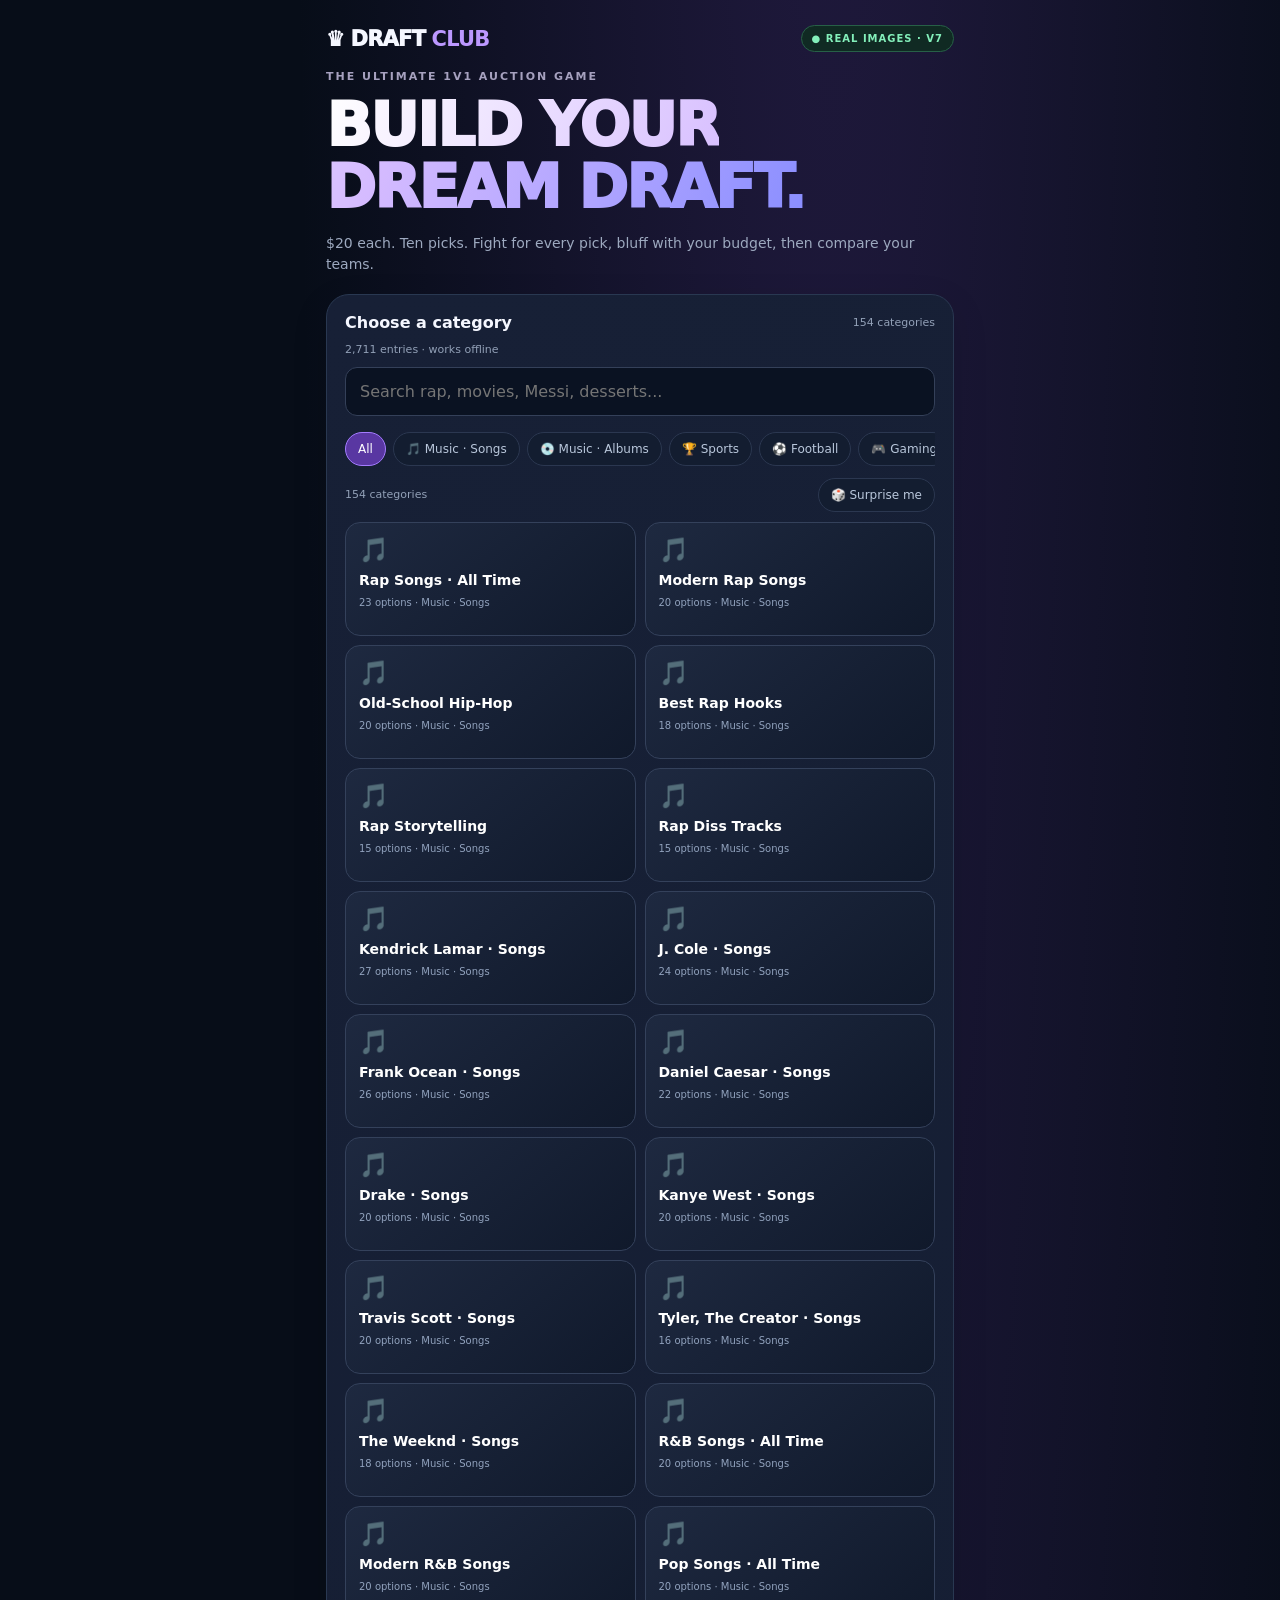
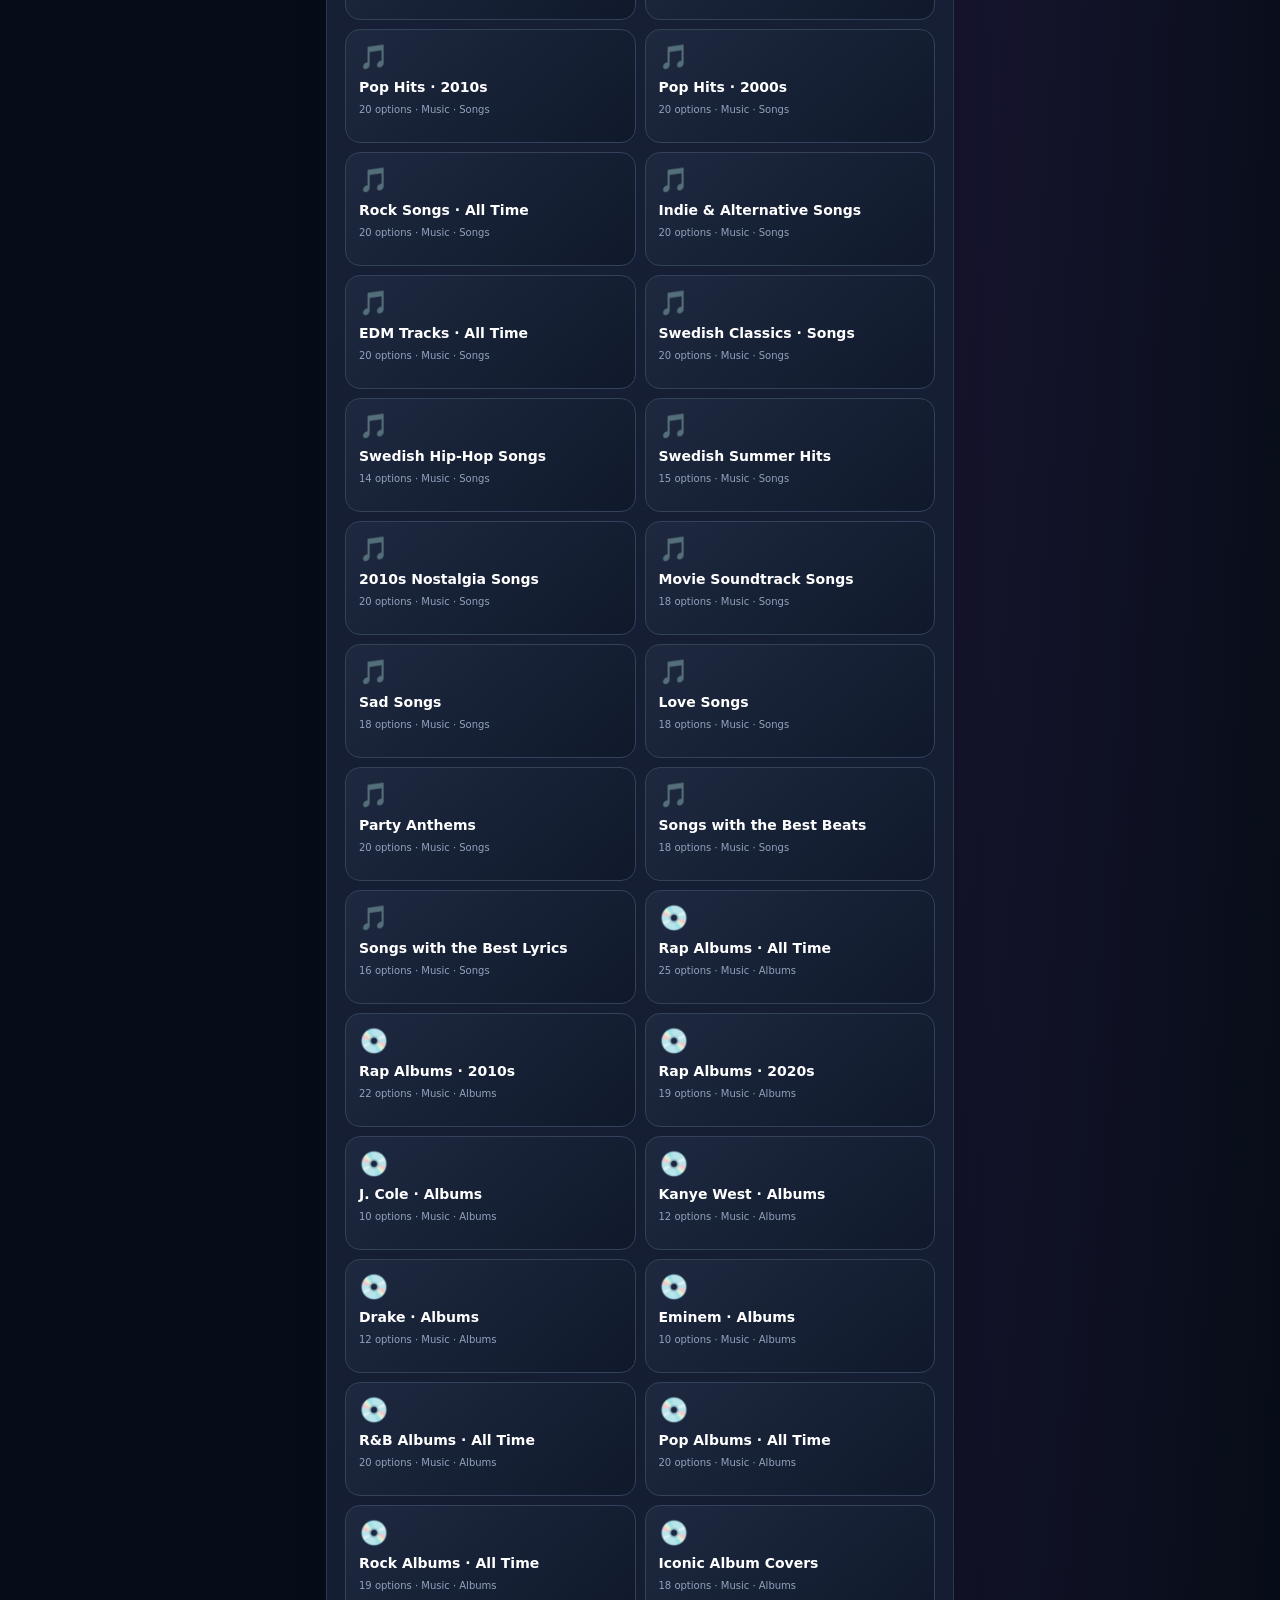
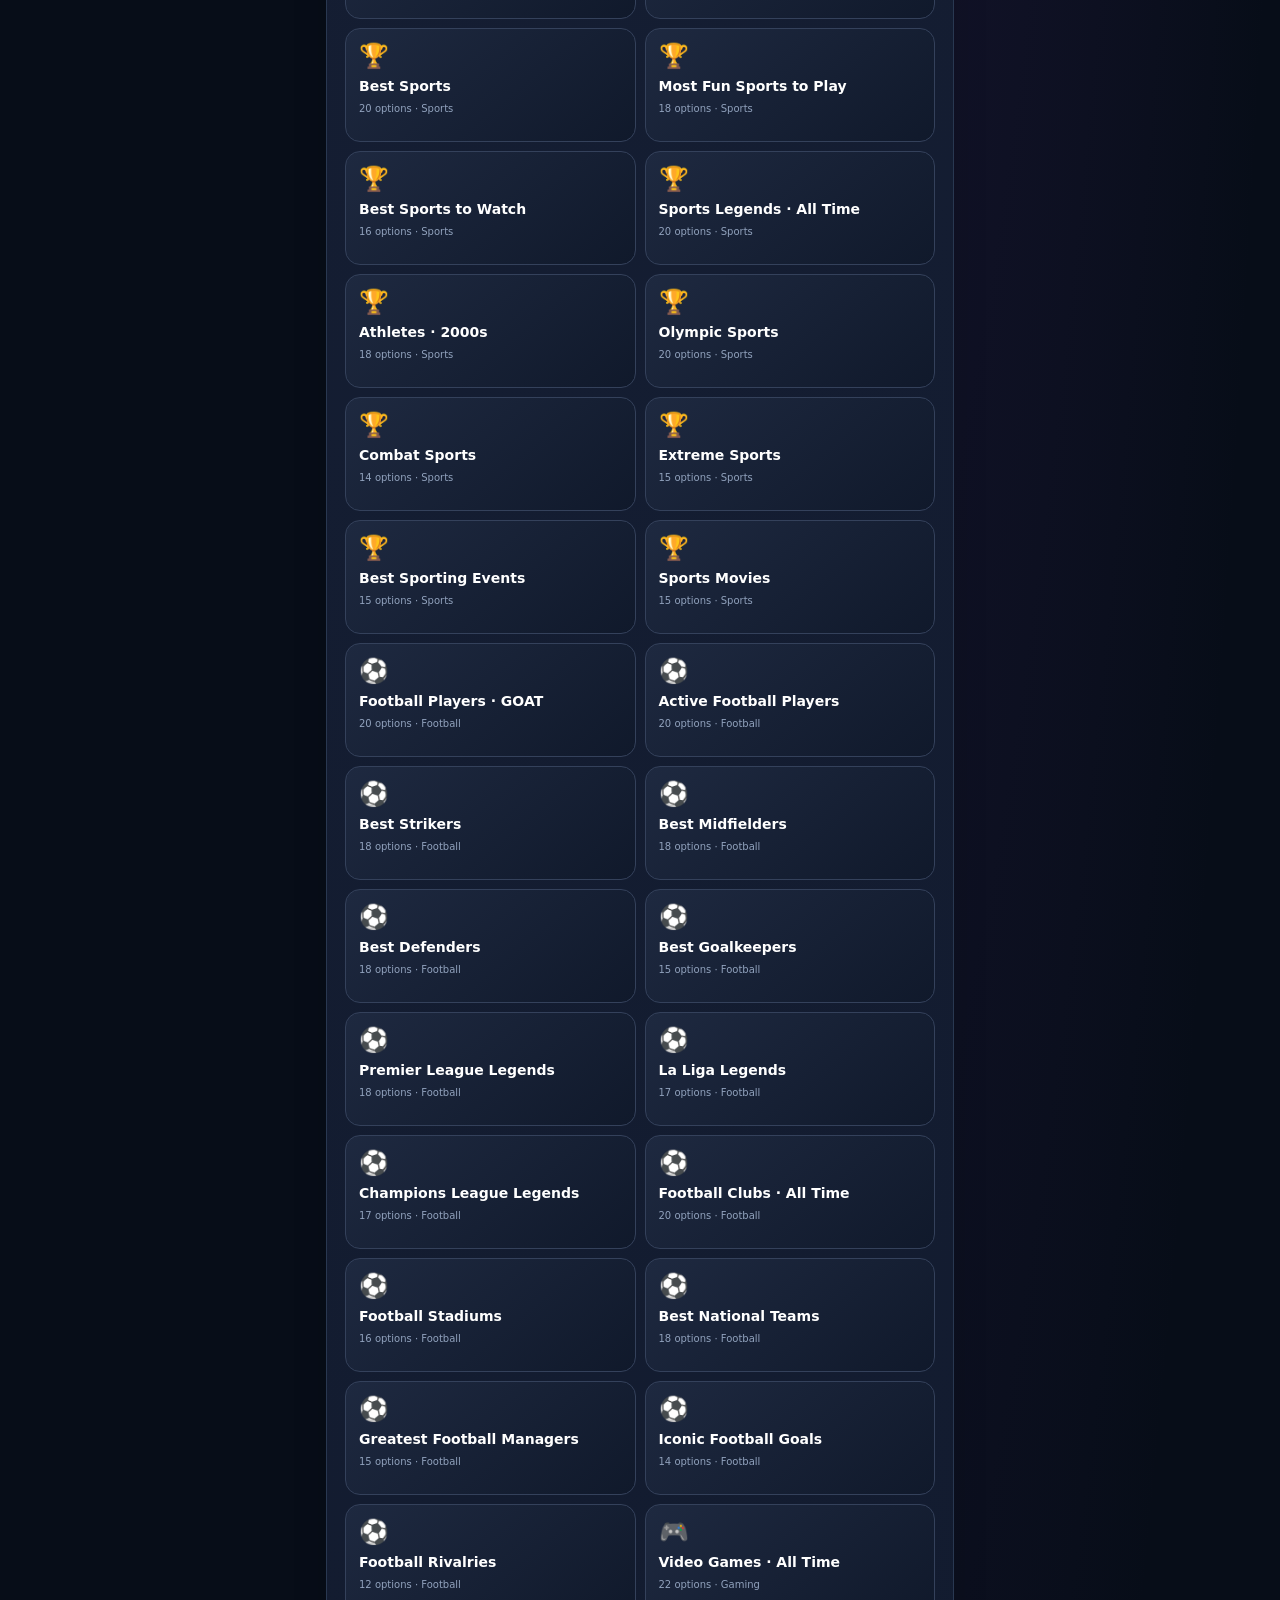
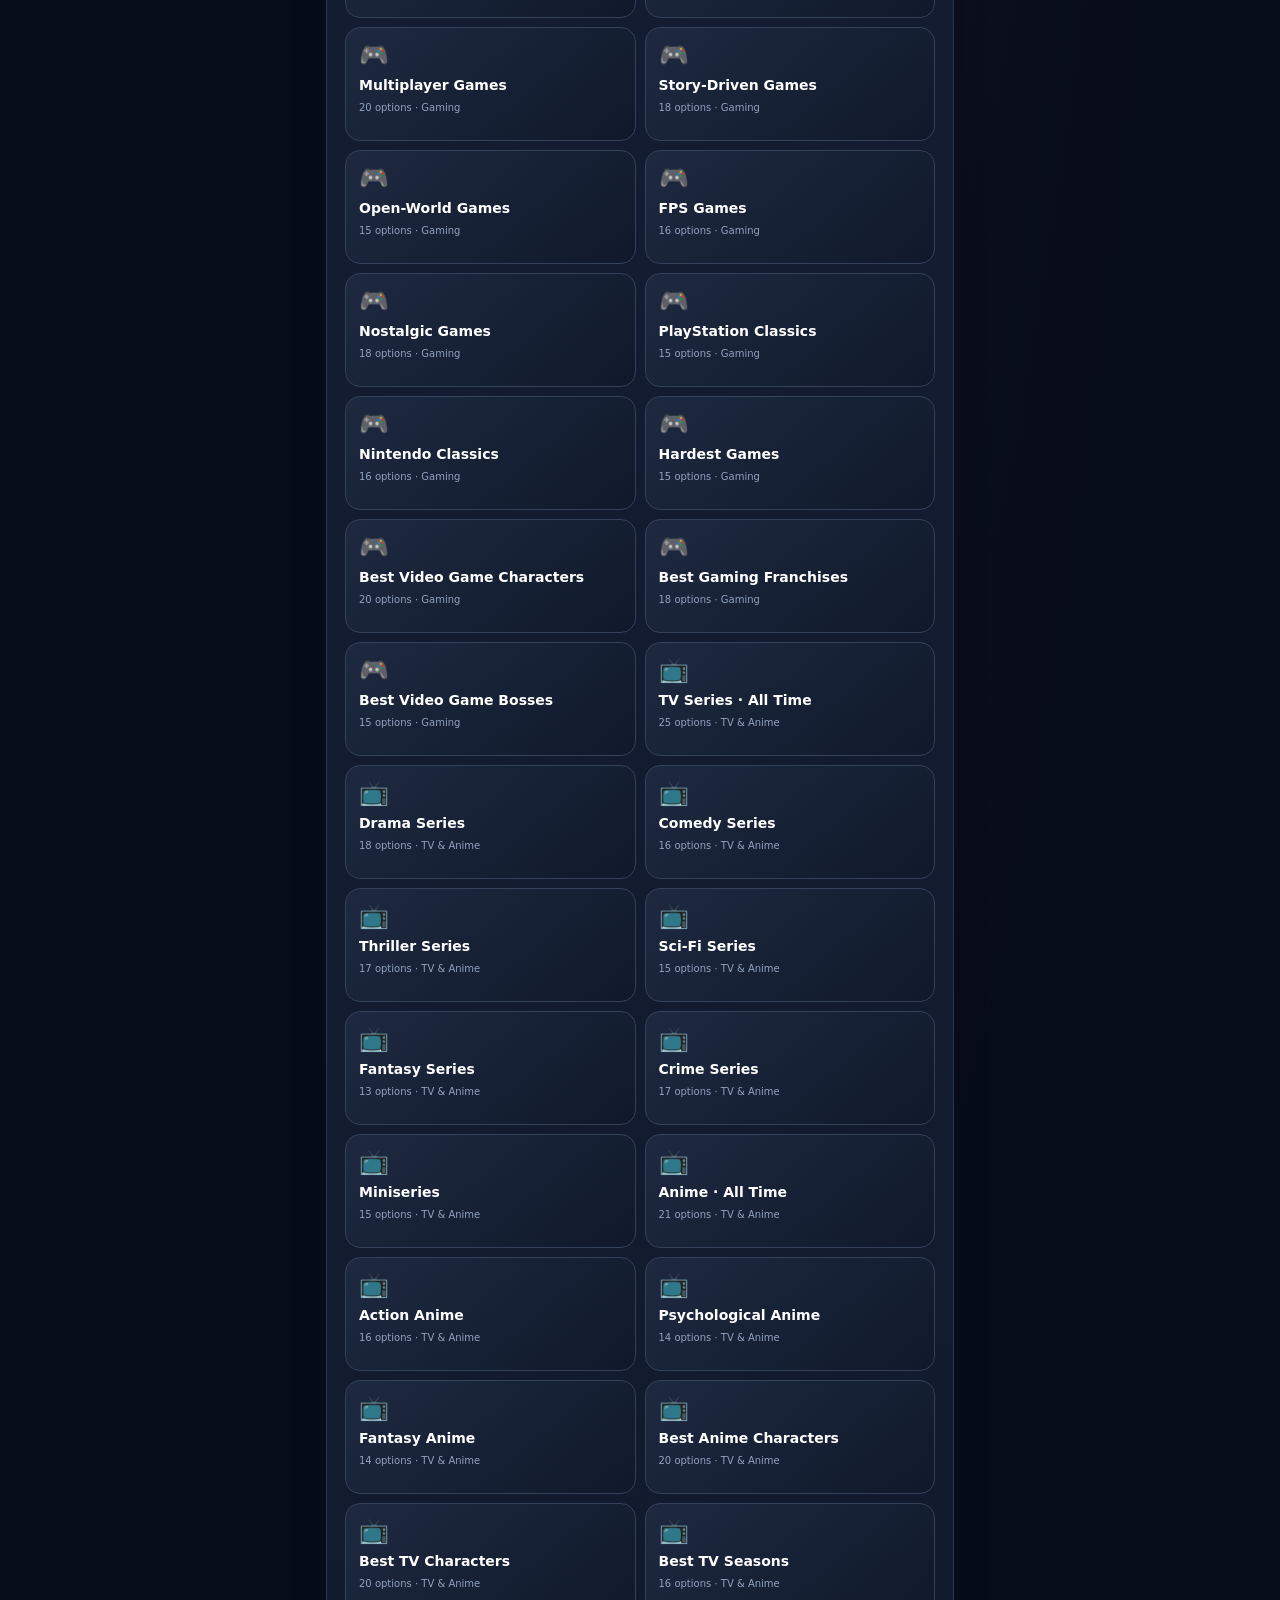
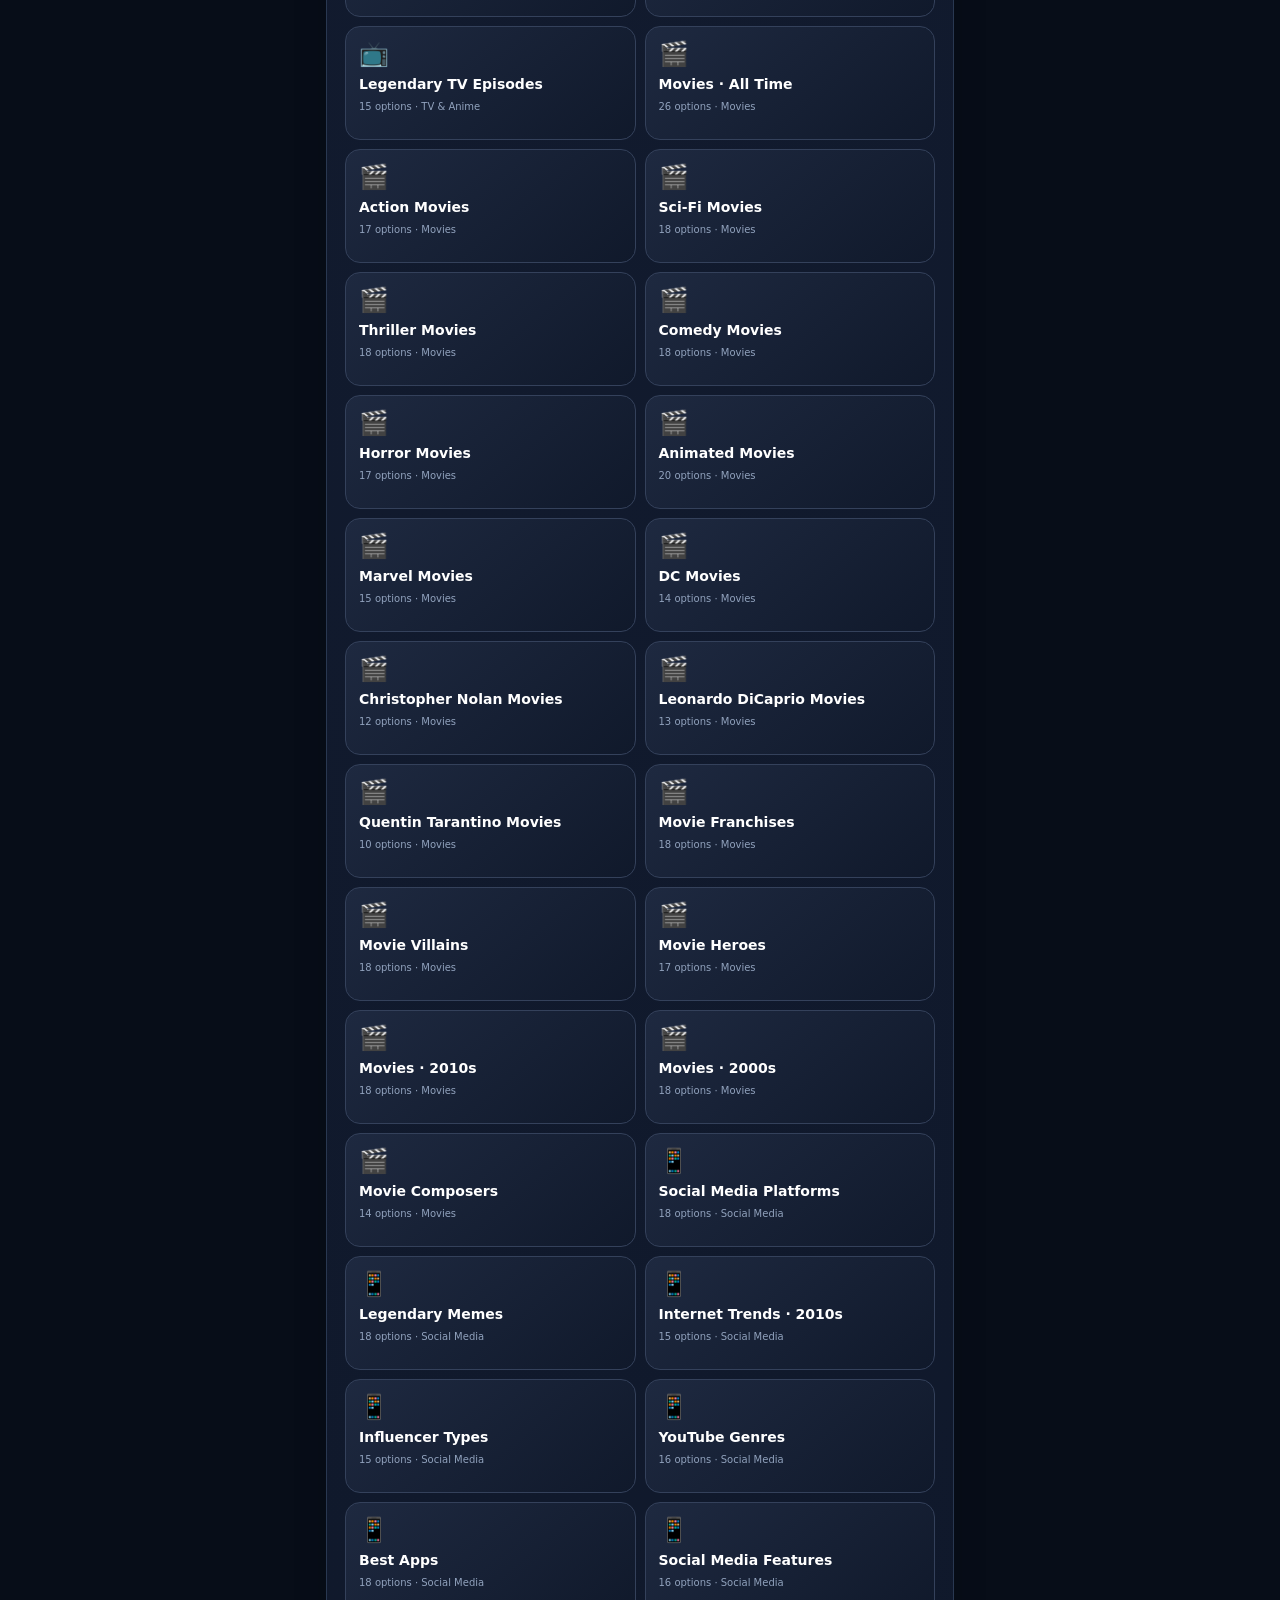
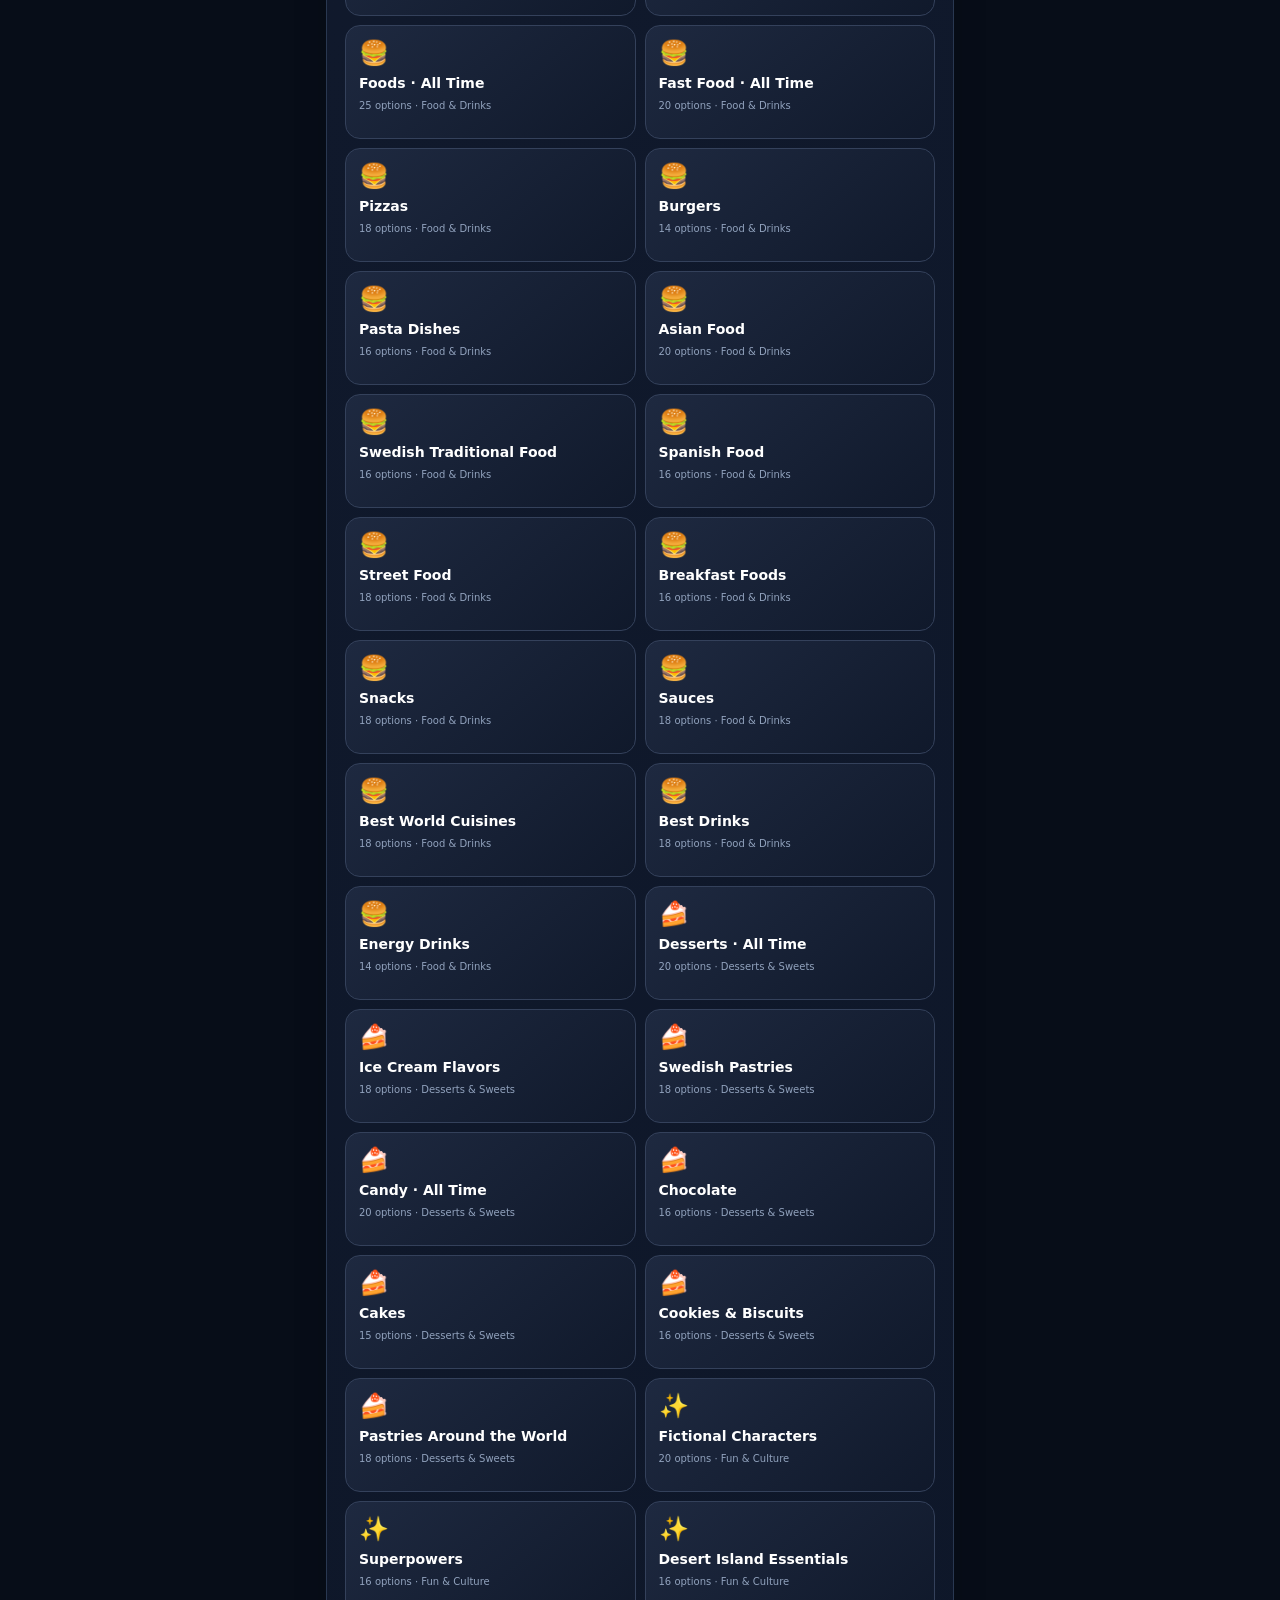
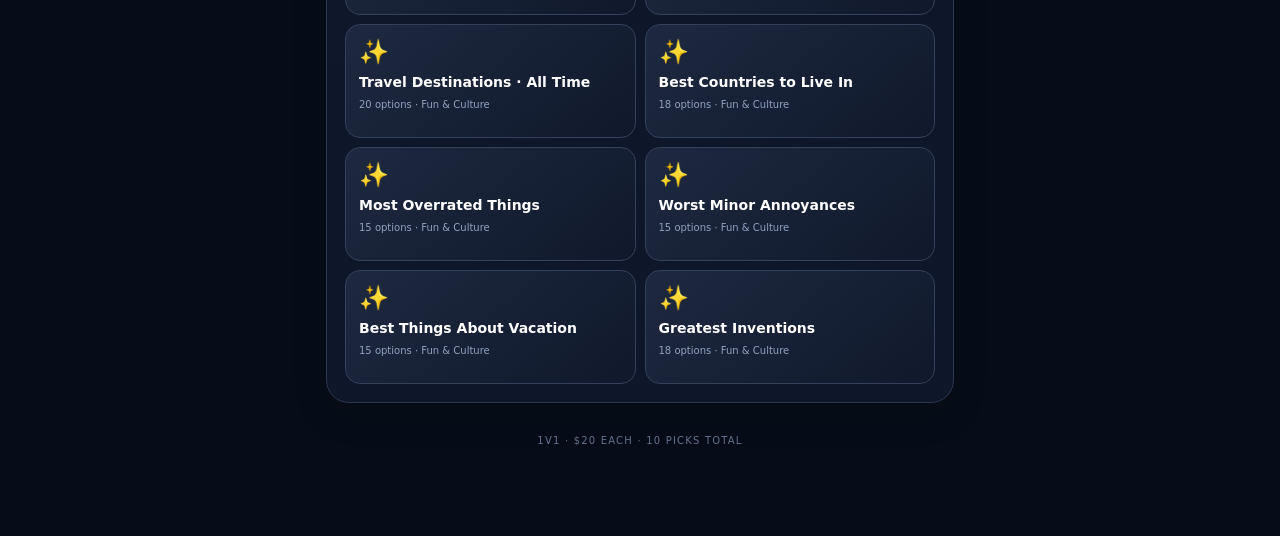
<file: Draft_Club_V7.html>
<!DOCTYPE html><html lang="en"><head><meta charset="utf-8"><meta name="viewport" content="width=device-width,initial-scale=1,viewport-fit=cover"><meta name="theme-color" content="#070d18"><title>Draft Club · Offline</title><style>
:root{color-scheme:dark;font-family:system-ui,-apple-system,Segoe UI,sans-serif;background:#070d18;color:#f5f7ff}*{box-sizing:border-box}body{margin:0;background:radial-gradient(ellipse at 65% -12%,#462c776b,transparent 46%),#070d18;min-height:100vh}button,input{font:inherit}button{cursor:pointer}button:disabled{opacity:.35;cursor:not-allowed}button:focus-visible,input:focus-visible{outline:3px solid #ad9bff}.app{max-width:660px;margin:auto;padding:18px 16px 90px}.top{display:flex;align-items:center;justify-content:space-between;padding:7px 0 18px}.brand{font-weight:1000;font-size:21px;letter-spacing:-.8px}.brand b{color:#bc98ff}.tag{font-size:10px;font-weight:900;letter-spacing:1px;color:#83efba;border:1px solid #276047;background:#102a23;padding:7px 10px;border-radius:30px}.eyebrow{font-size:11px;font-weight:900;letter-spacing:2px;color:#a6a1bf;text-transform:uppercase}.headline{font-size:clamp(36px,9vw,60px);letter-spacing:-2px;font-weight:1000;line-height:1.03;margin:12px 0}.grad{background:linear-gradient(110deg,#fff,#d5bbff,#8a8eff);background-clip:text;-webkit-background-clip:text;color:transparent}.muted{color:#9da9bf;font-size:14px;line-height:1.55}.panel,.hero,.resultCard{background:linear-gradient(160deg,#172036,#0e1729);border:1px solid #293851;border-radius:23px;padding:18px;margin-top:18px;box-shadow:0 12px 35px #0002}.row{display:flex;align-items:center;justify-content:space-between;gap:10px}.sub{color:#92a0b7;font-size:11px}.search,.name{width:100%;padding:14px;background:#0a1222;color:#fff;border:1px solid #344059;border-radius:12px}.filters{display:flex;gap:7px;overflow-x:auto;padding:16px 0 12px;scrollbar-width:none}.chip{flex:0 0 auto;background:#131d30;border:1px solid #2b3750;color:#b9c7db;border-radius:50px;padding:9px 12px;font-size:12px}.chip.active{background:#5937a2;color:white;border-color:#a47cff}.catgrid{display:grid;grid-template-columns:repeat(2,minmax(0,1fr));gap:9px}.cat{border:1px solid #34415b;background:linear-gradient(140deg,#1e2940,#10192b);border-radius:15px;text-align:left;padding:13px;min-height:114px;color:#fff;display:flex;flex-direction:column;gap:8px}.cat .emoji{font-size:24px}.cat strong{font-size:14px;line-height:1.25}.cat small{color:#91a2bd;font-size:10px}.primary{background:linear-gradient(120deg,#9556fa,#633be4);box-shadow:0 6px 25px #682ac846;color:#fff;border:0;border-radius:15px;width:100%;padding:17px;font-weight:900;margin-top:14px}.back{border:0;background:transparent;color:#bbc7df;font-weight:750;padding:8px 0}.grid2{display:grid;grid-template-columns:repeat(2,minmax(0,1fr));gap:10px}.mode{background:#101a2d;color:#dce5f7;border:1px solid #35425b;border-radius:16px;padding:16px 10px;text-align:left}.mode.active{border-color:#b58dfc;background:#382458}.mode strong{font-size:15px;display:block}.mode small{color:#a2adc3;display:block;margin-top:7px;line-height:1.4}.sectiontitle{font-size:14px;margin:20px 0 9px}.player{border:1px solid #303b55;background:#121b2e;padding:14px;border-radius:16px;min-height:110px;text-align:center}.player.on{background:linear-gradient(130deg,#123d34,#132d32);border:2px solid #38d99c}.pname{font-size:13px;font-weight:900;overflow-wrap:anywhere}.money{font-size:28px;font-weight:1000;margin:6px 0}.picks{color:#a0abc0;font-size:11px}.turnpill{margin-top:6px;color:#6df0b4;font-size:11px;font-weight:900}.hero{text-align:center;margin-top:15px;padding:20px 12px 16px}.art{width:146px;height:146px;border-radius:16px;box-shadow:0 15px 35px #0007;margin:12px auto 10px;display:block;object-fit:cover}.itemtitle{font-size:clamp(23px,7vw,34px);font-weight:950;line-height:1.14;overflow-wrap:anywhere}.artist{color:#b4c5d8;font-size:13px;margin-top:5px}.pricelabel{font-size:11px;letter-spacing:2px;color:#99a6bb;margin-top:14px;font-weight:850}.price{font-size:43px;font-weight:1000}.turn{font-size:17px;text-align:center;font-weight:950;margin:18px 0 12px}.raise{display:flex;justify-content:space-between;align-items:center;background:#141d30;border:1px solid #2e3b53;border-radius:14px;padding:9px 12px;margin-bottom:12px}.stepper{display:flex;align-items:center;gap:12px}.stepper button{color:#fff;font-size:23px;font-weight:850;width:43px;height:43px;background:#2a3854;border:1px solid #405574;border-radius:11px}.stepper output{font-size:19px;min-width:48px;text-align:center;font-weight:950}.action{border:0;height:100px;border-radius:17px;color:white;font-weight:1000;font-size:18px;display:flex;flex-direction:column;align-items:center;justify-content:center;gap:3px}.action small{font-size:11px;font-weight:650}.action .symbol{font-size:29px}.give{background:linear-gradient(160deg,#f14d63,#b91c43)}.bid{background:linear-gradient(160deg,#29d582,#078e60)}.footnote{font-size:12px;color:#9aabc5;line-height:1.5}.notice{background:#152b30;border:1px solid #265e56;color:#96f2cc;border-radius:12px;padding:11px;margin:13px 0;font-size:12px}.drafts{display:grid;grid-template-columns:repeat(2,minmax(0,1fr));gap:10px;margin-top:18px}.list{padding:11px;border:1px solid #2c3850;border-radius:14px;background:#10192b}.list h3{font-size:13px;overflow-wrap:anywhere}.pickitem{display:flex;align-items:center;gap:8px;padding:7px 0;border-top:1px solid #29344d;font-size:11px;overflow-wrap:anywhere}.miniart{width:37px;height:37px;border-radius:6px;flex:none}.pickitem small{color:#a7b0c0}.pictext{min-width:0;flex:1}.secondary{width:100%;padding:14px 8px;border:1px solid #3b4864;background:#162238;color:white;border-radius:12px;font-weight:850}.result{font-size:27px;font-weight:1000}.score{font-size:36px;font-weight:1000}.center{text-align:center}.tip{color:#b0bbd0;font-size:12px;line-height:1.6}footer{padding-top:32px;text-align:center;font-size:10px;color:#64728c;letter-spacing:1.2px}@media(max-width:370px){.app{padding:12px 10px 60px}.action{font-size:16px}.cat{min-height:120px}}

/* Prevent iOS double-tap zoom during rapid bidding; pinch zoom remains available. */
html,body,button,input,select,textarea,a,[role="button"]{touch-action:manipulation}

/* No double-tap zoom on interactive controls; pinch zoom remains available. */
html,body{touch-action:manipulation}
button,.action,.stepper,[role="button"]{touch-action:manipulation;-webkit-user-select:none;user-select:none;-webkit-tap-highlight-color:transparent}
</style></head><body><div class="app"><header class="top"><div class="brand">♛ DRAFT <b>CLUB</b></div><div class="tag">● REAL IMAGES · V7</div></header><main id="view"><section class="panel" style="margin-top:35px;padding:24px"><h1 style="font-size:26px">This preview cannot run the game</h1><p class="muted">The HTML viewer you opened does not appear to execute JavaScript. The draft requires a browser or HTML viewer with JavaScript enabled. Open this file in a browser-capable HTML app, rather than the iPhone Files or ChatGPT preview.</p><p class="muted">The full game and category database are included inside this file. No internet connection is needed once it is opened in a compatible app.</p></section></main><footer>1V1 · $20 EACH · 10 PICKS TOTAL</footer></div><script src="./image-manifest.js"></script><script>
const DATA=[{"group":"Music · Songs","name":"Rap Songs · All Time","items":["Lose Yourself","Stan","NY State of Mind","Juicy","Shook Ones Pt. II","C.R.E.A.M.","Alright","Money Trees","Sing About Me, I’m Dying of Thirst","Runaway","POWER","SICKO MODE","90210","No Role Modelz","The Story of O.J.","HUMBLE.","m.A.A.d city","Ms. Jackson","California Love","Still D.R.E.","Nuthin’ but a G Thang","Family Business","Devil in a New Dress"]},{"group":"Music · Songs","name":"Modern Rap Songs","items":["FE!N","Not Like Us","Like That","Family Ties","Praise The Lord (Da Shine)","goosebumps","SICKO MODE","Surround Sound","Rich Spirit","No Role Modelz","Middle Child","First Person Shooter","Jimmy Cooks","90210","Off The Grid","CARNIVAL","redrum","A Lot","Bank Account","Hotline Bling"]},{"group":"Music · Songs","name":"Old-School Hip-Hop","items":["Juicy","Big Poppa","Hypnotize","California Love","Changes","Dear Mama","Hit ’Em Up","N.Y. State of Mind","The World Is Yours","C.R.E.A.M.","Protect Ya Neck","Shook Ones Pt. II","It Was a Good Day","Straight Outta Compton","Gin and Juice","Still D.R.E.","Forgot About Dre","Ruff Ryders’ Anthem","Ms. Jackson","B.O.B."]},{"group":"Music · Songs","name":"Best Rap Hooks","items":["No Role Modelz","The Real Slim Shady","Without Me","In Da Club","Gold Digger","Stronger","SICKO MODE","HUMBLE.","Hotline Bling","God’s Plan","Mask Off","Goosebumps","The Box","XO TOUR Llif3","Bad and Boujee","Congratulations","Super Bass","Empire State of Mind"]},{"group":"Music · Songs","name":"Rap Storytelling","items":["Stan","Sing About Me, I’m Dying of Thirst","DUCKWORTH.","Brenda’s Got a Baby","Dance with the Devil","4 Your Eyez Only","Wet Dreamz","How Much a Dollar Cost","The Art of Peer Pressure","You Never Know","Keisha’s Song (Her Pain)","The Story of O.J.","Rewind","Mockingbird","Children’s Story"]},{"group":"Music · Songs","name":"Rap Diss Tracks","items":["Not Like Us","euphoria","Meet the Grahams","Hit ’Em Up","Ether","Takeover","The Story of Adidon","No Vaseline","Back to Back","Killshot","The Warning","Real Muthaphuckkin G’s","Like That","Family Matters","6:16 in LA"]},{"group":"Music · Songs","name":"Kendrick Lamar · Songs","items":["Money Trees","Sing About Me, I’m Dying of Thirst","m.A.A.d city","Swimming Pools (Drank)","Bitch, Don’t Kill My Vibe","The Art of Peer Pressure","Alright","King Kunta","The Blacker the Berry","Wesley’s Theory","i","u","DNA.","HUMBLE.","PRIDE.","FEAR.","DUCKWORTH.","ELEMENT.","Count Me Out","N95","Father Time","Mother I Sober","Not Like Us","euphoria","tv off","luther","squabble up"]},{"group":"Music · Songs","name":"J. Cole · Songs","items":["No Role Modelz","Love Yourz","Wet Dreamz","Apparently","G.O.M.D.","January 28th","03’ Adolescence","Fire Squad","A Tale of 2 Citiez","4 Your Eyez Only","Change","Neighbors","Deja Vu","Middle Child","a lot","Kevin’s Heart","ATM","The Climb Back","my life","amari","p r i d e . i s . t h e . d e v i l","Crooked Smile","Power Trip","Work Out"]},{"group":"Music · Songs","name":"Frank Ocean · Songs","items":["Nights","Pink + White","Self Control","White Ferrari","Ivy","Solo","Godspeed","Seigfried","Skyline To","Nikes","Close to You","Chanel","Biking","Provider","DHL","In My Room","Pyramids","Thinkin Bout You","Lost","Super Rich Kids","Sweet Life","Novacane","Swim Good","Bad Religion","Pilot Jones","American Wedding"]},{"group":"Music · Songs","name":"Daniel Caesar · Songs","items":["Best Part","Get You","Japanese Denim","Always","Superposition","Cyanide","Freudian","Blessed","We Find Love","Transform","Streetcar","Who Hurt You?","Hold Me Down","Loose","Neu Roses (Transgressor’s Song)","Entropy","Please Do Not Lean","Let Me Go","Valentina","Toronto 2014","Violet","Do You Like Me?"]},{"group":"Music · Songs","name":"Drake · Songs","items":["Marvins Room","Headlines","Take Care","Hold On, We’re Going Home","Started From the Bottom","Worst Behavior","Energy","Know Yourself","Hotline Bling","One Dance","Passionfruit","God’s Plan","Nice for What","Nonstop","Laugh Now Cry Later","Chicago Freestyle","Jungle","Feel No Ways","Tuscan Leather","Pound Cake / Paris Morton Music 2"]},{"group":"Music · Songs","name":"Kanye West · Songs","items":["Runaway","POWER","Devil in a New Dress","All of the Lights","Flashing Lights","Stronger","Good Life","Jesus Walks","Through the Wire","Family Business","Ultralight Beam","Father Stretch My Hands Pt. 1","Ghost Town","Bound 2","Black Skinhead","Heartless","Street Lights","Homecoming","Diamonds from Sierra Leone","Saint Pablo"]},{"group":"Music · Songs","name":"Travis Scott · Songs","items":["90210","SICKO MODE","goosebumps","STARGAZING","STOP TRYING TO BE GOD","ASTROTHUNDER","BUTTERFLY EFFECT","HIGHEST IN THE ROOM","MY EYES","FE!N","I KNOW ?","TELEKINESIS","MELTDOWN","Antidote","3500","Oh My Dis Side","Maria I’m Drunk","Nightcrawler","MAFIA","TIL FURTHER NOTICE"]},{"group":"Music · Songs","name":"Tyler, The Creator · Songs","items":["EARFQUAKE","NEW MAGIC WAND","GONE, GONE / THANK YOU","See You Again","WUSYANAME","SWEET / I THOUGHT YOU WANTED TO DANCE","IFHY","Yonkers","911 / Mr. Lonely","Boredom","Who Dat Boy","ARE WE STILL FRIENDS?","A BOY IS A GUN*","LUMBERJACK","DOGTOOTH","SORRY NOT SORRY"]},{"group":"Music · Songs","name":"The Weeknd · Songs","items":["Blinding Lights","Starboy","The Hills","Can’t Feel My Face","Save Your Tears","After Hours","Die For You","Call Out My Name","I Feel It Coming","Wicked Games","House of Balloons / Glass Table Girls","Often","Reminder","In Your Eyes","Out of Time","Less Than Zero","Heartless","Earned It"]},{"group":"Music · Songs","name":"R&B Songs · All Time","items":["Nights","Pink + White","Best Part","Get You","Japanese Denim","Thinkin Bout You","Snooze","Good Days","Kill Bill","Redbone","Adorn","Sure Thing","Cranes in the Sky","Ordinary People","No Scrubs","Dilemma","We Belong Together","Untitled (How Does It Feel)","Poison","Waterfalls"]},{"group":"Music · Songs","name":"Modern R&B Songs","items":["Snooze","Kill Bill","Good Days","Saturn","Best Part","Get You","Japanese Denim","Pink + White","Nights","Superposition","Cyanide","Heartbreak Anniversary","Leave The Door Open","Smokin Out The Window","Damage","Hrs and Hrs","Boo’d Up","Focus","Location","Talk"]},{"group":"Music · Songs","name":"Pop Songs · All Time","items":["Billie Jean","Thriller","Like a Prayer","Dancing Queen","I Wanna Dance with Somebody","Toxic","Bad Romance","Poker Face","Shake It Off","Rolling in the Deep","Someone Like You","Shape of You","Blinding Lights","Uptown Funk","Happy","Can’t Stop the Feeling!","Firework","Royals","Call Me Maybe","Viva la Vida"]},{"group":"Music · Songs","name":"Pop Hits · 2010s","items":["Somebody That I Used to Know","Rolling in the Deep","Royals","Get Lucky","Uptown Funk","Shape of You","Despacito","Havana","Closer","Cheap Thrills","Wake Me Up","Rather Be","Chandelier","Happy","Lean On","Starboy","Love Yourself","Sorry","Bad Guy","Shallow"]},{"group":"Music · Songs","name":"Pop Hits · 2000s","items":["Crazy in Love","Umbrella","Hey Ya!","Toxic","Hips Don’t Lie","Poker Face","Bad Romance","Viva la Vida","Mr. Brightside","In the End","Since U Been Gone","Apologize","Bleeding Love","Single Ladies","Yeah!","Low","I Gotta Feeling","Beautiful","Complicated","Clocks"]},{"group":"Music · Songs","name":"Rock Songs · All Time","items":["Bohemian Rhapsody","Stairway to Heaven","Hotel California","Smells Like Teen Spirit","Sweet Child O’ Mine","Back in Black","Thunderstruck","Highway to Hell","Enter Sandman","Paranoid","Wonderwall","Don’t Stop Believin’","Livin’ on a Prayer","Seven Nation Army","Mr. Brightside","Everlong","Dream On","Paint It Black","Comfortably Numb","Free Bird"]},{"group":"Music · Songs","name":"Indie & Alternative Songs","items":["505","Do I Wanna Know?","Fluorescent Adolescent","The Less I Know the Better","Let It Happen","Eventually","Sweater Weather","Somebody Else","Robbers","Riptide","Take Me Out","Mr. Brightside","Reptilia","Last Nite","Feel Good Inc.","Kids","Electric Feel","Pumped Up Kicks","Space Song","Chamber of Reflection"]},{"group":"Music · Songs","name":"EDM Tracks · All Time","items":["Levels","Wake Me Up","Animals","Titanium","Don’t You Worry Child","One (Your Name)","Greyhound","Clarity","Stay the Night","Lean On","Where Are Ü Now","Faded","Alone","Summer","Feel So Close","This Is What You Came For","Strobe","Scary Monsters and Nice Sprites","Turn Down for What","Secrets"]},{"group":"Music · Songs","name":"Swedish Classics · Songs","items":["Dancing Queen","Mamma Mia","The Winner Takes It All","Gimme! Gimme! Gimme!","Sommartider","När vi gräver guld i USA","Öppna landskap","Du är min man","Himlen är oskyldigt blå","Utan dina andetag","Kärleken väntar","Sverige","Kom igen Lena!","Det kommer aldrig va över för mig","Från och med du","Guld och gröna skogar","Michelangelo","Genom eld och vatten","Vart jag mig i världen vänder","En kväll i juni"]},{"group":"Music · Songs","name":"Swedish Hip-Hop Songs","items":["Katten i trakten","Samma gamla vanliga","Din låt","Mamma","Dansa","Malmö stad","Försent","Trakten min","Söder om söder","Luffare","Blod svett & tårar","Stockholmsnatt","Välkommen till förorten","Solen i ögonen"]},{"group":"Music · Songs","name":"Swedish Summer Hits","items":["Sommartider","Guld och gröna skogar","Bada nakna","Ingen sommar utan reggae","Kom igen Lena!","Sol vind och vatten","Från och med du","Vart jag mig i världen vänder","Dansa pausa","Jag kommer","Flytta på dej","Mikrofonkåt","När vi gräver guld i USA","Välkommen in","Alla som inte dansar"]},{"group":"Music · Songs","name":"2010s Nostalgia Songs","items":["Call Me Maybe","Gangnam Style","Party Rock Anthem","We Found Love","Somebody That I Used to Know","Counting Stars","Radioactive","Roar","Happy","Uptown Funk","Rather Be","Wake Me Up","Lean On","See You Again","Let Her Go","Riptide","Pompeii","Timber","Safe and Sound","Clarity"]},{"group":"Music · Songs","name":"Movie Soundtrack Songs","items":["My Heart Will Go On","Skyfall","Shallow","Let It Go","Circle of Life","Can You Feel the Love Tonight","A Whole New World","City of Stars","Lose Yourself","See You Again","Eye of the Tiger","Ghostbusters","I Will Always Love You","Time","Cornfield Chase","Concerning Hobbits","He’s a Pirate","Now We Are Free"]},{"group":"Music · Songs","name":"Sad Songs","items":["Someone Like You","Fix You","Let Her Go","All I Want","The Night We Met","Another Love","Skinny Love","When I Was Your Man","All Too Well","Liability","Hurt","Jealous","Self Control","White Ferrari","Godspeed","Love Yourz","Streetcar","Fourth of July"]},{"group":"Music · Songs","name":"Love Songs","items":["All of Me","Perfect","Best Part","Get You","Japanese Denim","Thinking Out Loud","Just the Way You Are","Love on Top","Make You Feel My Love","Yellow","Something","Can’t Help Falling in Love","At Last","Adore You","Die For You","Pink + White","I Will Always Love You","Until I Found You"]},{"group":"Music · Songs","name":"Party Anthems","items":["Yeah!","Low","Party Rock Anthem","Titanium","Levels","Danza Kuduro","Gasolina","Pepas","Temperature","Turn Down for What","Mr. Brightside","I Gotta Feeling","Uptown Funk","We Found Love","Dancing Queen","Get Lucky","Shots","Timber","Wake Me Up","Don’t Stop the Music"]},{"group":"Music · Songs","name":"Songs with the Best Beats","items":["Still D.R.E.","POWER","Money Trees","m.A.A.d city","SICKO MODE","90210","Mask Off","No Role Modelz","HUMBLE.","DNA.","Father Stretch My Hands Pt. 1","Devil in a New Dress","Shook Ones Pt. II","C.R.E.A.M.","Redbone","Nights","Goosebumps","Praise The Lord (Da Shine)"]},{"group":"Music · Songs","name":"Songs with the Best Lyrics","items":["Sing About Me, I’m Dying of Thirst","4 Your Eyez Only","Stan","DUCKWORTH.","How Much a Dollar Cost","Love Yourz","Mockingbird","The Blacker the Berry","Nights","Self Control","The Story of O.J.","Changes","Dance with the Devil","Hurt","Fast Car","Brenda’s Got a Baby"]},{"group":"Music · Albums","name":"Rap Albums · All Time","items":["Illmatic","To Pimp a Butterfly","good kid, m.A.A.d city","My Beautiful Dark Twisted Fantasy","The College Dropout","Late Registration","Graduation","The Blueprint","The Black Album","Ready to Die","Life After Death","All Eyez on Me","The Chronic","2001","Enter the Wu-Tang (36 Chambers)","The Marshall Mathers LP","The Eminem Show","Aquemini","Stankonia","Madvillainy","The Low End Theory","Midnight Marauders","DAMN.","2014 Forest Hills Drive","Rodeo"]},{"group":"Music · Albums","name":"Rap Albums · 2010s","items":["My Beautiful Dark Twisted Fantasy","good kid, m.A.A.d city","To Pimp a Butterfly","DAMN.","2014 Forest Hills Drive","4 Your Eyez Only","Take Care","Nothing Was the Same","If You’re Reading This It’s Too Late","Rodeo","ASTROWORLD","Birds in the Trap Sing McKnight","Culture","DS2","Flower Boy","IGOR","Some Rap Songs","The Life of Pablo","Yeezus","Daytona","Swimming","Blonde"]},{"group":"Music · Albums","name":"Rap Albums · 2020s","items":["The Off-Season","Mr. Morale & the Big Steppers","GNX","UTOPIA","Heroes & Villains","Melt My Eyez See Your Future","The Forever Story","King’s Disease III","Magic","Call Me If You Get Lost","Chromakopia","We Don’t Trust You","American Dream","Might Delete Later","Alfredo","It’s Almost Dry","The Melodic Blue","Pink Tape","Her Loss"]},{"group":"Music · Albums","name":"J. Cole · Albums","items":["Cole World: The Sideline Story","Born Sinner","2014 Forest Hills Drive","4 Your Eyez Only","KOD","The Off-Season","Might Delete Later","Revenge of the Dreamers III","Friday Night Lights","The Warm Up"]},{"group":"Music · Albums","name":"Kanye West · Albums","items":["The College Dropout","Late Registration","Graduation","808s & Heartbreak","My Beautiful Dark Twisted Fantasy","Yeezus","The Life of Pablo","ye","Jesus Is King","Donda","Watch the Throne","Kids See Ghosts"]},{"group":"Music · Albums","name":"Drake · Albums","items":["Thank Me Later","Take Care","Nothing Was the Same","If You’re Reading This It’s Too Late","Views","More Life","Scorpion","Certified Lover Boy","Honestly, Nevermind","Her Loss","For All the Dogs","Dark Lane Demo Tapes"]},{"group":"Music · Albums","name":"Eminem · Albums","items":["The Slim Shady LP","The Marshall Mathers LP","The Eminem Show","Encore","Relapse","Recovery","The Marshall Mathers LP 2","Kamikaze","Music to Be Murdered By","The Death of Slim Shady (Coup de Grâce)"]},{"group":"Music · Albums","name":"R&B Albums · All Time","items":["Blonde","channel ORANGE","Freudian","CASE STUDY 01","NEVER ENOUGH","Ctrl","SOS","ANTI","Lemonade","Beyoncé","House of Balloons","Trilogy","After Hours","Voodoo","Brown Sugar","Confessions","The Miseducation of Lauryn Hill","Songs in the Key of Life","Back to Black","What’s Going On"]},{"group":"Music · Albums","name":"Pop Albums · All Time","items":["Thriller","Bad","1989","Red","Folklore","21","25","Future Nostalgia","The Fame Monster","Born This Way","Teenage Dream","Back to Black","Lemonade","SOUR","Fine Line","After Hours","Starboy","Dua Lipa","Random Access Memories","Abbey Road"]},{"group":"Music · Albums","name":"Rock Albums · All Time","items":["Abbey Road","Revolver","The Dark Side of the Moon","Wish You Were Here","Rumours","Nevermind","In Utero","OK Computer","Kid A","The Wall","Back in Black","Led Zeppelin IV","The Joshua Tree","American Idiot","Hybrid Theory","Meteora","AM","Is This It","Californication"]},{"group":"Music · Albums","name":"Iconic Album Covers","items":["Abbey Road","The Dark Side of the Moon","Nevermind","To Pimp a Butterfly","Blonde","My Beautiful Dark Twisted Fantasy","The College Dropout","Astroworld","The Velvet Underground & Nico","Unknown Pleasures","The Life of Pablo","Graduation","Illmatic","Ready to Die","IGOR","DAMN.","Thriller","Rumours"]},{"group":"Sports","name":"Best Sports","items":["Fotboll","Basket","Tennis","Formel 1","Ishockey","Handboll","Volleyboll","Boxning","MMA","Golf","Friidrott","Simning","Padel","Badminton","Baseboll","Amerikansk fotboll","Rugby","Futsal","Cykling","Skidåkning"]},{"group":"Sports","name":"Most Fun Sports to Play","items":["Fotboll","Futsal","Basket","Padel","Tennis","Beachvolleyboll","Handboll","Badminton","Pingis","Golf","Bowling","Paintball","Innebandy","Volleyboll","Biljard","Pickleball","Dodgeball","Frisbeegolf"]},{"group":"Sports","name":"Best Sports to Watch","items":["Fotboll","Champions League-fotboll","NBA-basket","Formel 1","UFC","Boxning","Wimbledon","Ishockey-VM","NFL","Olympiska spelen","Handboll","Friidrott","Cricket","Baseboll","Rugby","Dart"]},{"group":"Sports","name":"Sports Legends · All Time","items":["Michael Jordan","Lionel Messi","Cristiano Ronaldo","Muhammad Ali","Serena Williams","Usain Bolt","LeBron James","Roger Federer","Rafael Nadal","Novak Djokovic","Tom Brady","Tiger Woods","Michael Phelps","Wayne Gretzky","Pelé","Diego Maradona","Simone Biles","Lewis Hamilton","Michael Schumacher","Kobe Bryant"]},{"group":"Sports","name":"Athletes · 2000s","items":["Lionel Messi","Cristiano Ronaldo","LeBron James","Kobe Bryant","Serena Williams","Roger Federer","Rafael Nadal","Novak Djokovic","Usain Bolt","Michael Phelps","Lewis Hamilton","Max Verstappen","Tom Brady","Stephen Curry","Conor McGregor","Tiger Woods","Zlatan Ibrahimović","Katie Ledecky"]},{"group":"Sports","name":"Olympic Sports","items":["100 meter","200 meter","Maraton","Längdhopp","Höjdhopp","Stavhopp","Simning","Gymnastik","Bordtennis","Tennis","Basket","Fotboll","Boxning","Brottning","Judo","Skateboard","Bågskytte","Cykel","Rodd","Fäktning"]},{"group":"Sports","name":"Combat Sports","items":["Boxning","MMA","Muay thai","Kickboxning","Judo","Karate","Taekwondo","Brasiliansk jiu-jitsu","Brottning","Sambo","Kung fu","Fäktning","Krav maga","Capoeira"]},{"group":"Sports","name":"Extreme Sports","items":["Fallskärmshoppning","Surfing","Skateboard","Snowboard","BMX","Parkour","Klättring","Wingsuit","Downhill mountainbike","Kitesurfing","Motocross","Wakeboard","Basejump","Freeride-skidor","Bungyjump"]},{"group":"Sports","name":"Best Sporting Events","items":["Fotbolls-VM","Champions League-final","OS","Super Bowl","NBA Finals","Wimbledon-final","El Clásico","Formel 1 Monaco GP","UFC-titelmatch","Tour de France","NHL Stanley Cup-final","Fotbolls-EM","Copa América-final","The Masters","World Series"]},{"group":"Sports","name":"Sports Movies","items":["Rocky","Creed","Warrior","Moneyball","Remember the Titans","Coach Carter","Rush","Ford v Ferrari","Raging Bull","Million Dollar Baby","The Blind Side","The Karate Kid","Invictus","The Fighter","Space Jam"]},{"group":"Football","name":"Football Players · GOAT","items":["Lionel Messi","Cristiano Ronaldo","Pelé","Diego Maradona","Johan Cruyff","Zinedine Zidane","Ronaldo Nazário","Ronaldinho","Franz Beckenbauer","Alfredo Di Stéfano","Michel Platini","Andrés Iniesta","Xavi","Thierry Henry","Paolo Maldini","George Best","Ferenc Puskás","Garrincha","Luka Modrić","Zlatan Ibrahimović"]},{"group":"Football","name":"Active Football Players","items":["Kylian Mbappé","Erling Haaland","Vinícius Júnior","Jude Bellingham","Lamine Yamal","Mohamed Salah","Harry Kane","Rodri","Pedri","Jamal Musiala","Florian Wirtz","Bukayo Saka","Phil Foden","Cole Palmer","Raphinha","Khvicha Kvaratskhelia","Lautaro Martínez","Alexander Isak","Federico Valverde","Declan Rice"]},{"group":"Football","name":"Best Strikers","items":["Lionel Messi","Cristiano Ronaldo","Ronaldo Nazário","Thierry Henry","Luis Suárez","Robert Lewandowski","Karim Benzema","Erling Haaland","Kylian Mbappé","Zlatan Ibrahimović","Sergio Agüero","Didier Drogba","Samuel Eto’o","Wayne Rooney","Marco van Basten","Pelé","Romário","Harry Kane"]},{"group":"Football","name":"Best Midfielders","items":["Zinedine Zidane","Andrés Iniesta","Xavi","Luka Modrić","Toni Kroos","Kevin De Bruyne","Andrea Pirlo","Steven Gerrard","Frank Lampard","Paul Scholes","Kaká","Ronaldinho","Jude Bellingham","Rodri","Sergio Busquets","Patrick Vieira","Claude Makélélé","Yaya Touré"]},{"group":"Football","name":"Best Defenders","items":["Paolo Maldini","Sergio Ramos","Virgil van Dijk","Franz Beckenbauer","Fabio Cannavaro","Carles Puyol","Alessandro Nesta","Roberto Carlos","Cafu","Philipp Lahm","Marcelo","Giorgio Chiellini","John Terry","Rio Ferdinand","Nemanja Vidić","Gerard Piqué","Thiago Silva","Dani Alves"]},{"group":"Football","name":"Best Goalkeepers","items":["Gianluigi Buffon","Manuel Neuer","Iker Casillas","Lev Yashin","Peter Schmeichel","Oliver Kahn","Edwin van der Sar","Thibaut Courtois","Alisson Becker","Ederson","Petr Čech","David de Gea","Jan Oblak","Emiliano Martínez","Marc-André ter Stegen"]},{"group":"Football","name":"Premier League Legends","items":["Thierry Henry","Wayne Rooney","Alan Shearer","Cristiano Ronaldo","Mohamed Salah","Kevin De Bruyne","Steven Gerrard","Frank Lampard","Sergio Agüero","Didier Drogba","Harry Kane","Ryan Giggs","Paul Scholes","Patrick Vieira","Eden Hazard","Robin van Persie","Virgil van Dijk","John Terry"]},{"group":"Football","name":"La Liga Legends","items":["Lionel Messi","Cristiano Ronaldo","Andrés Iniesta","Xavi","Zinedine Zidane","Ronaldinho","Karim Benzema","Luka Modrić","Toni Kroos","Sergio Ramos","Luis Suárez","Iker Casillas","Raúl","David Villa","Sergio Busquets","Neymar","Antoine Griezmann"]},{"group":"Football","name":"Champions League Legends","items":["Cristiano Ronaldo","Lionel Messi","Karim Benzema","Luka Modrić","Toni Kroos","Sergio Ramos","Iker Casillas","Paolo Maldini","Clarence Seedorf","Andrés Iniesta","Xavi","Robert Lewandowski","Mohamed Salah","Kaká","Zinedine Zidane","Raúl","Didier Drogba"]},{"group":"Football","name":"Football Clubs · All Time","items":["Real Madrid","FC Barcelona","Manchester United","Liverpool","Bayern München","AC Milan","Inter","Juventus","Ajax","Benfica","Chelsea","Arsenal","Manchester City","PSG","Borussia Dortmund","Atlético Madrid","Napoli","Boca Juniors","River Plate","Celtic"]},{"group":"Football","name":"Football Stadiums","items":["Santiago Bernabéu","Camp Nou","Anfield","Old Trafford","San Siro","Allianz Arena","Wembley","Signal Iduna Park","Stamford Bridge","Emirates Stadium","Parc des Princes","Metropolitano","Maracanã","La Bombonera","Tottenham Hotspur Stadium","Celtic Park"]},{"group":"Football","name":"Best National Teams","items":["Brasilien","Argentina","Frankrike","Tyskland","Spanien","Italien","England","Portugal","Nederländerna","Uruguay","Kroatien","Belgien","Marocko","Japan","Sverige","Danmark","Colombia","Nigeria"]},{"group":"Football","name":"Greatest Football Managers","items":["Pep Guardiola","Carlo Ancelotti","José Mourinho","Sir Alex Ferguson","Jürgen Klopp","Zinedine Zidane","Arsène Wenger","Johan Cruyff","Arrigo Sacchi","Vicente del Bosque","Antonio Conte","Diego Simeone","Luis Enrique","Marcelo Bielsa","Xabi Alonso"]},{"group":"Football","name":"Iconic Football Goals","items":["Messi mot Getafe 2007","Ronaldo cykelspark mot Juventus 2018","Zidane volley mot Leverkusen 2002","Maradona mot England 1986","Agüero 93:20","Roberto Carlos frispark mot Frankrike","Ibrahimović cykelspark mot England","Bale cykelspark mot Liverpool","James Rodríguez mot Uruguay 2014","Van Persies nick mot Spanien 2014","Messi mot Real Madrid 2017","Götzes VM-finalmål 2014","Iniesta VM-final 2010","Ronaldo mot Porto 2009"]},{"group":"Football","name":"Football Rivalries","items":["Messi vs Ronaldo","Real Madrid vs Barcelona","Liverpool vs Manchester United","Arsenal vs Tottenham","Inter vs AC Milan","Boca Juniors vs River Plate","Celtic vs Rangers","Manchester City vs Manchester United","Bayern vs Dortmund","PSG vs Marseille","Argentina vs Brasilien","England vs Tyskland"]},{"group":"Gaming","name":"Video Games · All Time","items":["Minecraft","Grand Theft Auto V","Red Dead Redemption 2","The Witcher 3","The Last of Us","Elden Ring","Dark Souls","Skyrim","The Legend of Zelda: Breath of the Wild","Super Mario 64","Super Mario Odyssey","God of War (2018)","God of War Ragnarök","Halo 3","Call of Duty: Modern Warfare 2 (2009)","Counter-Strike","Portal 2","Half-Life 2","Tetris","Fortnite","Roblox","Pokémon Emerald"]},{"group":"Gaming","name":"Multiplayer Games","items":["Valorant","Counter-Strike 2","Fortnite","Minecraft","Rocket League","League of Legends","Overwatch 2","Apex Legends","Rainbow Six Siege","Call of Duty: Warzone","GTA Online","Among Us","Fall Guys","EA Sports FC","Mario Kart 8 Deluxe","Super Smash Bros. Ultimate","Dead by Daylight","Dota 2","PUBG","Sea of Thieves"]},{"group":"Gaming","name":"Story-Driven Games","items":["Red Dead Redemption 2","The Last of Us","The Last of Us Part II","God of War (2018)","God of War Ragnarök","The Witcher 3","Cyberpunk 2077","Detroit: Become Human","Life is Strange","Ghost of Tsushima","Uncharted 4","Mass Effect 2","Baldur’s Gate 3","Disco Elysium","Outer Wilds","BioShock Infinite","Horizon Zero Dawn","A Plague Tale: Requiem"]},{"group":"Gaming","name":"Open-World Games","items":["GTA V","Red Dead Redemption 2","The Witcher 3","Skyrim","Elden Ring","Breath of the Wild","Tears of the Kingdom","Cyberpunk 2077","Minecraft","Ghost of Tsushima","Horizon Forbidden West","Fallout: New Vegas","Far Cry 3","Assassin’s Creed Odyssey","No Man’s Sky"]},{"group":"Gaming","name":"FPS Games","items":["Counter-Strike 2","Valorant","Call of Duty: Modern Warfare 2","Call of Duty: Black Ops II","Halo 3","Titanfall 2","DOOM Eternal","Battlefield 3","Battlefield 1","Rainbow Six Siege","Overwatch 2","Apex Legends","Destiny 2","Escape from Tarkov","Half-Life 2","Team Fortress 2"]},{"group":"Gaming","name":"Nostalgic Games","items":["Minecraft","Club Penguin","Wii Sports","Mario Kart Wii","Subway Surfers","Temple Run","Angry Birds","Plants vs. Zombies","Pokémon FireRed","Pokémon Emerald","GTA San Andreas","Guitar Hero III","LittleBigPlanet","New Super Mario Bros.","LEGO Star Wars: The Complete Saga","Roblox","Fruit Ninja","Flappy Bird"]},{"group":"Gaming","name":"PlayStation Classics","items":["The Last of Us","Uncharted 2","Uncharted 4","God of War III","God of War (2018)","Spider-Man (2018)","Bloodborne","Ghost of Tsushima","Shadow of the Colossus","Ratchet & Clank","Gran Turismo 4","LittleBigPlanet","Horizon Zero Dawn","Infamous 2","Metal Gear Solid 3"]},{"group":"Gaming","name":"Nintendo Classics","items":["Super Mario 64","Super Mario Galaxy","Super Mario Odyssey","Mario Kart Wii","Mario Kart 8 Deluxe","Breath of the Wild","Tears of the Kingdom","Ocarina of Time","Majora’s Mask","Super Smash Bros. Melee","Super Smash Bros. Ultimate","Pokémon Emerald","Pokémon HeartGold","Animal Crossing: New Horizons","Wii Sports","Metroid Prime"]},{"group":"Gaming","name":"Hardest Games","items":["Sekiro: Shadows Die Twice","Elden Ring","Dark Souls","Dark Souls III","Bloodborne","Cuphead","Hollow Knight","Celeste","Super Meat Boy","Getting Over It","Jump King","Geometry Dash","Nioh 2","Returnal","Ghosts ’n Goblins"]},{"group":"Gaming","name":"Best Video Game Characters","items":["Arthur Morgan","Kratos","Joel Miller","Ellie Williams","Geralt of Rivia","Lara Croft","Mario","Link","Master Chief","Nathan Drake","CJ (Carl Johnson)","Trevor Philips","Solid Snake","Cloud Strife","Gordon Freeman","Sonic","Steve (Minecraft)","Kirby","Ezio Auditore","Leon S. Kennedy"]},{"group":"Gaming","name":"Best Gaming Franchises","items":["Grand Theft Auto","The Legend of Zelda","Super Mario","Pokémon","Call of Duty","Halo","God of War","The Last of Us","Red Dead Redemption","Dark Souls","Assassin’s Creed","Final Fantasy","Uncharted","Resident Evil","Mario Kart","The Elder Scrolls","Metal Gear","Mass Effect"]},{"group":"Gaming","name":"Best Video Game Bosses","items":["Malenia","Isshin, the Sword Saint","Nameless King","Ornstein and Smough","Sans","Ganondorf","Gwyn, Lord of Cinder","Gehrman, the First Hunter","Radahn","Sister Friede","The End (Metal Gear Solid 3)","Sephiroth","Mr. Freeze (Arkham City)","Baldur (God of War)","Slave Knight Gael"]},{"group":"TV & Anime","name":"TV Series · All Time","items":["Breaking Bad","Attack on Titan","The Sopranos","The Wire","Better Call Saul","Game of Thrones","Succession","Dark","Chernobyl","The Office (US)","Friends","Seinfeld","True Detective","Lost","The Last of Us","Peaky Blinders","Stranger Things","Narcos","The Boys","The Bear","Sherlock","Mr. Robot","Fargo","Mad Men","Prison Break"]},{"group":"TV & Anime","name":"Drama Series","items":["Breaking Bad","Better Call Saul","The Sopranos","The Wire","Succession","Mad Men","The Bear","The Crown","Fargo","True Detective","Ozark","The Americans","Six Feet Under","Peaky Blinders","Narcos","Mindhunter","House of Cards","The Leftovers"]},{"group":"TV & Anime","name":"Comedy Series","items":["The Office (US)","Friends","Seinfeld","Brooklyn Nine-Nine","Modern Family","Community","Parks and Recreation","Arrested Development","It’s Always Sunny in Philadelphia","How I Met Your Mother","The Good Place","Ted Lasso","The Simpsons","South Park","Rick and Morty","Fleabag"]},{"group":"TV & Anime","name":"Thriller Series","items":["Dark","True Detective","Mindhunter","Mr. Robot","Severance","Ozark","Breaking Bad","Prison Break","The Night Of","Fargo","Dexter","You","Black Mirror","Lost","The Americans","Hannibal","The Killing"]},{"group":"TV & Anime","name":"Sci-Fi Series","items":["Dark","Black Mirror","Stranger Things","Severance","The Expanse","Westworld","Doctor Who","The X-Files","Lost","Battlestar Galactica","Silo","Andor","Star Trek: The Next Generation","The Mandalorian","Altered Carbon"]},{"group":"TV & Anime","name":"Fantasy Series","items":["Game of Thrones","House of the Dragon","The Witcher","The Lord of the Rings: The Rings of Power","The Sandman","Supernatural","Buffy the Vampire Slayer","The Last Kingdom","Merlin","Avatar: The Last Airbender","The Legend of Korra","Once Upon a Time","His Dark Materials"]},{"group":"TV & Anime","name":"Crime Series","items":["The Wire","The Sopranos","Breaking Bad","Better Call Saul","Narcos","Mindhunter","True Detective","Fargo","Dexter","Sherlock","Broadchurch","Luther","Bosch","Ozark","Peaky Blinders","The Shield","Line of Duty"]},{"group":"TV & Anime","name":"Miniseries","items":["Chernobyl","Band of Brothers","The Queen’s Gambit","When They See Us","Mare of Easttown","The Night Of","Unbelievable","The Pacific","Watchmen","Dopesick","Beef","Baby Reindeer","Sharp Objects","Normal People","The Last Dance"]},{"group":"TV & Anime","name":"Anime · All Time","items":["Attack on Titan","Fullmetal Alchemist: Brotherhood","Death Note","Steins;Gate","Hunter x Hunter","Vinland Saga","Monster","Code Geass","Cowboy Bebop","Neon Genesis Evangelion","One Piece","Naruto","Bleach","Dragon Ball Z","Demon Slayer","Jujutsu Kaisen","Mob Psycho 100","Frieren: Beyond Journey’s End","Re:Zero","Berserk (1997)","Violet Evergarden"]},{"group":"TV & Anime","name":"Action Anime","items":["Attack on Titan","Jujutsu Kaisen","Demon Slayer","Naruto Shippuden","One Piece","Bleach","Dragon Ball Z","Hunter x Hunter","Chainsaw Man","Fullmetal Alchemist: Brotherhood","Mob Psycho 100","My Hero Academia","Black Clover","Solo Leveling","Fate/Zero","Vinland Saga"]},{"group":"TV & Anime","name":"Psychological Anime","items":["Death Note","Monster","Steins;Gate","Code Geass","Neon Genesis Evangelion","Paranoia Agent","Serial Experiments Lain","Psycho-Pass","Erased","Perfect Blue","Re:Zero","The Promised Neverland","Welcome to the N.H.K.","Death Parade"]},{"group":"TV & Anime","name":"Fantasy Anime","items":["Attack on Titan","Frieren: Beyond Journey’s End","Re:Zero","Mushoku Tensei","Made in Abyss","Fullmetal Alchemist: Brotherhood","Berserk (1997)","Delicious in Dungeon","Fate/Zero","Demon Slayer","Konosuba","Overlord","That Time I Got Reincarnated as a Slime","Ranking of Kings"]},{"group":"TV & Anime","name":"Best Anime Characters","items":["Eren Yeager","Levi Ackerman","Erwin Smith","Light Yagami","L Lawliet","Lelouch Lamperouge","Thorfinn","Askeladd","Guts","Griffith","Johan Liebert","Gon Freecss","Killua Zoldyck","Edward Elric","Spike Spiegel","Subaru Natsuki","Itachi Uchiha","Naruto Uzumaki","Monkey D. Luffy","Gojo Satoru"]},{"group":"TV & Anime","name":"Best TV Characters","items":["Walter White","Jesse Pinkman","Saul Goodman","Gustavo Fring","Tony Soprano","Tyrion Lannister","Jon Snow","Eren Yeager","Levi Ackerman","Thomas Shelby","Omar Little","Kendall Roy","Don Draper","Michael Scott","Sherlock Holmes","Rust Cohle","Dexter Morgan","Eleven","Jimmy McGill","Kim Wexler"]},{"group":"TV & Anime","name":"Best TV Seasons","items":["Attack on Titan säsong 3","Attack on Titan The Final Season","Breaking Bad säsong 5","Breaking Bad säsong 4","Better Call Saul säsong 6","True Detective säsong 1","Game of Thrones säsong 4","Game of Thrones säsong 3","The Wire säsong 4","The Sopranos säsong 6","Succession säsong 4","Dark säsong 2","Fargo säsong 1","Mr. Robot säsong 4","The Bear säsong 2","Severance säsong 1"]},{"group":"TV & Anime","name":"Legendary TV Episodes","items":["Ozymandias (Breaking Bad)","Felina (Breaking Bad)","Face Off (Breaking Bad)","Chicanery (Better Call Saul)","Plan and Execution (Better Call Saul)","The Rains of Castamere (Game of Thrones)","Battle of the Bastards (Game of Thrones)","The Winds of Winter (Game of Thrones)","Hero (Attack on Titan)","Perfect Game (Attack on Titan)","Midnight Sun (Attack on Titan)","Declaration of War (Attack on Titan)","407 Proxy Authentication Required (Mr. Robot)","Connor’s Wedding (Succession)","The View from Halfway Down (BoJack Horseman)"]},{"group":"Movies","name":"Movies · All Time","items":["The Godfather","The Godfather Part II","The Shawshank Redemption","The Dark Knight","Pulp Fiction","Fight Club","Inception","Interstellar","The Lord of the Rings: The Return of the King","The Lord of the Rings: The Fellowship of the Ring","Forrest Gump","Schindler’s List","Goodfellas","The Matrix","Parasite","Whiplash","Se7en","The Prestige","Gladiator","Titanic","The Departed","The Silence of the Lambs","The Green Mile","12 Angry Men","Spirited Away","City of God"]},{"group":"Movies","name":"Action Movies","items":["The Dark Knight","Mad Max: Fury Road","John Wick","John Wick: Chapter 4","The Raid","Die Hard","Terminator 2: Judgment Day","Mission: Impossible – Fallout","Top Gun: Maverick","The Matrix","Heat","Gladiator","The Bourne Ultimatum","Casino Royale","The Avengers","Aliens","Kill Bill: Vol. 1"]},{"group":"Movies","name":"Sci-Fi Movies","items":["Interstellar","Inception","The Matrix","Blade Runner","Blade Runner 2049","Arrival","Dune","Dune: Part Two","2001: A Space Odyssey","Ex Machina","Alien","Terminator 2","Edge of Tomorrow","Minority Report","Children of Men","Everything Everywhere All at Once","The Martian","Star Wars: The Empire Strikes Back"]},{"group":"Movies","name":"Thriller Movies","items":["Se7en","Prisoners","Zodiac","Gone Girl","Shutter Island","The Silence of the Lambs","Nightcrawler","The Prestige","Memento","No Country for Old Men","Oldboy","Parasite","The Departed","Black Swan","Get Out","The Usual Suspects","Heat","Whiplash"]},{"group":"Movies","name":"Comedy Movies","items":["Superbad","The Hangover","21 Jump Street","22 Jump Street","Step Brothers","The Wolf of Wall Street","Borat","Dumb and Dumber","Anchorman","Tropic Thunder","Hot Fuzz","Shaun of the Dead","The Grand Budapest Hotel","Mean Girls","The Nice Guys","Game Night","Bridesmaids","Home Alone"]},{"group":"Movies","name":"Horror Movies","items":["The Shining","The Exorcist","Hereditary","The Conjuring","Get Out","The Thing","Alien","Halloween","Scream","The Babadook","It Follows","A Quiet Place","Midsommar","The Ring","The Blair Witch Project","Psycho","The Texas Chain Saw Massacre"]},{"group":"Movies","name":"Animated Movies","items":["Spirited Away","Your Name","A Silent Voice","Princess Mononoke","Howl’s Moving Castle","The Lion King","Toy Story","Toy Story 3","WALL-E","Up","Ratatouille","The Incredibles","Spider-Man: Into the Spider-Verse","Spider-Man: Across the Spider-Verse","Shrek","Shrek 2","Finding Nemo","Coco","Inside Out","The Iron Giant"]},{"group":"Movies","name":"Marvel Movies","items":["Avengers: Infinity War","Avengers: Endgame","Iron Man","Captain America: The Winter Soldier","Captain America: Civil War","Guardians of the Galaxy","Guardians of the Galaxy Vol. 3","Thor: Ragnarok","Spider-Man: No Way Home","Black Panther","Doctor Strange","Deadpool","Logan","X-Men: Days of Future Past","Spider-Man: Into the Spider-Verse"]},{"group":"Movies","name":"DC Movies","items":["The Dark Knight","Batman Begins","The Dark Knight Rises","The Batman","Joker","Superman (1978)","Man of Steel","Wonder Woman","The Suicide Squad","Zack Snyder’s Justice League","Batman (1989)","V for Vendetta","Watchmen","Batman: Mask of the Phantasm"]},{"group":"Movies","name":"Christopher Nolan Movies","items":["Memento","Insomnia","Batman Begins","The Prestige","The Dark Knight","Inception","The Dark Knight Rises","Interstellar","Dunkirk","Tenet","Oppenheimer","Following"]},{"group":"Movies","name":"Leonardo DiCaprio Movies","items":["Titanic","Inception","The Wolf of Wall Street","The Departed","Shutter Island","Catch Me If You Can","Django Unchained","The Revenant","Once Upon a Time in Hollywood","Blood Diamond","The Aviator","Gangs of New York","Killers of the Flower Moon"]},{"group":"Movies","name":"Quentin Tarantino Movies","items":["Pulp Fiction","Reservoir Dogs","Kill Bill: Vol. 1","Kill Bill: Vol. 2","Inglourious Basterds","Django Unchained","The Hateful Eight","Once Upon a Time in Hollywood","Jackie Brown","Death Proof"]},{"group":"Movies","name":"Movie Franchises","items":["The Lord of the Rings","Harry Potter","Star Wars","The Dark Knight-trilogin","Marvel Cinematic Universe","The Godfather","The Matrix","John Wick","Mission: Impossible","Fast & Furious","Pirates of the Caribbean","Jurassic Park","Toy Story","Shrek","The Hunger Games","James Bond","Rocky","Scream"]},{"group":"Movies","name":"Movie Villains","items":["Darth Vader","Joker","Thanos","Hannibal Lecter","Anton Chigurh","Hans Landa","Voldemort","Sauron","The Terminator","Agent Smith","Loki","Green Goblin","Scar","Lord Farquaad","Bane","Freddy Krueger","Michael Myers","Jigsaw"]},{"group":"Movies","name":"Movie Heroes","items":["Batman","Spider-Man","Iron Man","Captain America","Luke Skywalker","Aragorn","Frodo Baggins","Indiana Jones","James Bond","John Wick","Maximus","Rocky Balboa","Ellen Ripley","Neo","Jack Sparrow","Katniss Everdeen","Harry Potter"]},{"group":"Movies","name":"Movies · 2010s","items":["Inception","Interstellar","Whiplash","Parasite","The Social Network","The Wolf of Wall Street","Mad Max: Fury Road","La La Land","Get Out","Moonlight","Blade Runner 2049","The Grand Budapest Hotel","Django Unchained","The Revenant","Arrival","Her","Gone Girl","Prisoners"]},{"group":"Movies","name":"Movies · 2000s","items":["The Dark Knight","The Lord of the Rings: The Return of the King","The Departed","Gladiator","The Prestige","Memento","Spirited Away","No Country for Old Men","There Will Be Blood","Eternal Sunshine of the Spotless Mind","The Pianist","City of God","The Incredibles","Up","WALL-E","The Bourne Ultimatum","Casino Royale","Avatar"]},{"group":"Movies","name":"Movie Composers","items":["Hans Zimmer","John Williams","Ennio Morricone","Howard Shore","Ludwig Göransson","Joe Hisaishi","Ramin Djawadi","Trent Reznor & Atticus Ross","James Newton Howard","Thomas Newman","Alexandre Desplat","Michael Giacchino","Danny Elfman","Alan Silvestri"]},{"group":"Social Media","name":"Social Media Platforms","items":["TikTok","YouTube","Instagram","Snapchat","X (Twitter)","Reddit","Discord","Twitch","Facebook","BeReal","Pinterest","Threads","WhatsApp","Telegram","Tumblr","Vine","Kick","LinkedIn"]},{"group":"Social Media","name":"Legendary Memes","items":["Distracted Boyfriend","Drake Hotline Bling","Doge","Pepe the Frog","This Is Fine","Rickroll","Woman Yelling at Cat","Success Kid","Galaxy Brain","Hide the Pain Harold","Grumpy Cat","Surprised Pikachu","Crying Jordan","Harlem Shake","Nyan Cat","Trollface","Gigachad","NPC meme"]},{"group":"Social Media","name":"Internet Trends · 2010s","items":["Harlem Shake","Ice Bucket Challenge","Mannequin Challenge","Bottle Flip Challenge","Dab","Planking","Gangnam Style","Vine edits","Kiki Challenge","Flappy Bird","Pokémon GO","Fidget spinners","Fortnite dances","ALS Ice Bucket Challenge","The Dress (blue or gold)"]},{"group":"Social Media","name":"Influencer Types","items":["Gaming-streamer","Fotbolls-TikToker","Matrecensent","Gym-influencer","Resevloggare","Prank-kanal","Reaction-kanal","Teknikrecensent","Modeinfluencer","Comedy-skapare","Podcastprofil","Livestreamer","Utmaningskanal","Dokumentär-YouTuber","Musikrecensent"]},{"group":"Social Media","name":"YouTube Genres","items":["Gaming","Vloggar","Dokumentärer","Challenges","Fotboll","Reactions","Tech","Musik","Komedi","Matlagning","Storytime","True crime","Intervjuer","Vetenskap","Träning","Resor"]},{"group":"Social Media","name":"Best Apps","items":["YouTube","Spotify","TikTok","Instagram","Snapchat","Discord","Google Maps","WhatsApp","Netflix","Reddit","Twitch","ChatGPT","Duolingo","Shazam","Pinterest","CapCut","Letterboxd","Steam"]},{"group":"Social Media","name":"Social Media Features","items":["Stories","Reels","TikTok For You","YouTube Shorts","Snapstreak","Instagram Close Friends","Discord voice chat","Spotify Wrapped","Livestreams","Kommentarer","Duets","Memes","Gruppchattar","Filters","Algoritmiska rekommendationer","Watch parties"]},{"group":"Food & Drinks","name":"Foods · All Time","items":["Pizza","Sushi","Hamburgare","Tacos","Pasta carbonara","Lasagne","Ramen","Kebab","Pad thai","Biryani","Paella","Steak","Friterad kyckling","Dumplings","Pho","Risotto","Butter chicken","Falafel","Moussaka","Poke bowl","Mac and cheese","Burrito","Fish and chips","Bibimbap","Pannkakor"]},{"group":"Food & Drinks","name":"Fast Food · All Time","items":["Cheeseburgare","Chicken nuggets","Pommes frites","Kebabpizza","Tacos","Burrito","Friterad kyckling","Chicken wings","Hot dog","Pizza slice","Shawarma","Falafelrulle","Quesadilla","Fish and chips","Milkshake","Nachos","Onion rings","Mozzarella sticks","Donut","Fried rice"]},{"group":"Food & Drinks","name":"Pizzas","items":["Margherita","Pepperoni","Quattro Formaggi","Capricciosa","Kebabpizza","Hawaii","Diavola","Prosciutto","Calzone","Funghi","Marinara","BBQ Chicken","Buffalo Chicken","Vegetariana","Napoletana","Tonno","Vesuvio","Bianca"]},{"group":"Food & Drinks","name":"Burgers","items":["Cheeseburgare","Dubbel cheeseburgare","Baconburgare","Smash burger","Chicken burger","Spicy chicken burger","BBQ burger","Mushroom Swiss burger","Vegoburgare","Oklahoma onion burger","Truffle burger","Blue cheese burger","Fish burger","Breakfast burger"]},{"group":"Food & Drinks","name":"Pasta Dishes","items":["Carbonara","Bolognese","Lasagne","Cacio e pepe","Pesto pasta","Arrabbiata","Alfredo","Amatriciana","Pasta alla vodka","Aglio e olio","Ravioli","Tortellini","Puttanesca","Pasta primavera","Pasta med tryffel","Mac and cheese"]},{"group":"Food & Drinks","name":"Asian Food","items":["Sushi","Ramen","Pad thai","Pho","Bibimbap","Korean BBQ","Dumplings","Butter chicken","Biryani","Fried rice","Bao buns","Tom yum","Laksa","Katsu curry","Pekinganka","Bulgogi","Sashimi","Tempura","Japchae","Hot pot"]},{"group":"Food & Drinks","name":"Swedish Traditional Food","items":["Köttbullar med potatismos","Pannbiff med lök","Raggmunk med fläsk","Ärtsoppa och pannkakor","Kroppkakor","Janssons frestelse","Kalops","Pytt i panna","Stekt strömming","Gravad lax","Toast Skagen","Flygande Jacob","Korv Stroganoff","Räkmacka","Rotmos med fläsklägg","Smörgåstårta"]},{"group":"Food & Drinks","name":"Spanish Food","items":["Paella","Patatas bravas","Tortilla española","Croquetas","Jamón ibérico","Gambas al ajillo","Gazpacho","Salmorejo","Pulpo a la gallega","Churros con chocolate","Pimientos de Padrón","Pan con tomate","Bocadillo de calamares","Albóndigas","Pescaito frito","Espetos de sardinas"]},{"group":"Food & Drinks","name":"Street Food","items":["Tacos","Kebab","Shawarma","Banh mi","Arepas","Bao buns","Falafel","Empanadas","Takoyaki","Hot dog","Churros","Currywurst","Jianbing","Elote","Samosa","Gyros","Pupusas","Döner"]},{"group":"Food & Drinks","name":"Breakfast Foods","items":["Äggröra","Pannkakor","Våfflor","French toast","Avokadotoast","Bacon och ägg","Croissant","Bagel","Gröt","Yoghurt med granola","Omelett","Smoothie bowl","Shakshuka","Frukostmacka","Burrito frukost","Açaí bowl"]},{"group":"Food & Drinks","name":"Snacks","items":["Chips","Popcorn","Nachos","Jordnötter","Cashewnötter","Ostbågar","Pretzels","Riskakor","Choklad","Godis","Gummibjörnar","Kakor","Oliver","Jerky","Mozzarella sticks","Nötmix","Dipp med grönsaker","Frukt"]},{"group":"Food & Drinks","name":"Sauces","items":["Bearnaisesås","Aioli","Sriracha","Ketchup","Majonnäs","Chilimajonnäs","Tzatziki","Hummus","Pesto","Ranch","BBQ-sås","Sweet chili","Guacamole","Salsa","Vitlökssås","Teriyaki","Hollandaise","Chimichurri"]},{"group":"Food & Drinks","name":"Best World Cuisines","items":["Italien","Japan","Mexiko","Indien","Thailand","Spanien","Turkiet","Kina","Sydkorea","Vietnam","Frankrike","Grekland","Libanon","USA","Sverige","Peru","Etiopien","Georgien"]},{"group":"Food & Drinks","name":"Best Drinks","items":["Vatten","Cola","Pepsi Max","Sprite","Fanta","Apelsinjuice","Äppeljuice","Iste","Lemonad","Milkshake","Smoothie","Kaffe","Iskaffe","Te","Varm choklad","Kokosvatten","Mango lassi","Kombucha"]},{"group":"Food & Drinks","name":"Energy Drinks","items":["Red Bull Original","Red Bull Sugarfree","Monster Original","Monster Ultra White","Monster Mango Loco","Monster Pipeline Punch","Monster Ultra Paradise","Nocco Caribbean","Nocco BCAA","Celsius Peach Vibe","Celsius Tropical Vibe","Battery","Burn Original","Prime Energy"]},{"group":"Desserts & Sweets","name":"Desserts · All Time","items":["Tiramisu","Crème brûlée","Cheesecake","Brownie","Chokladfondant","Pannacotta","Glass","Churros","Äppelpaj","Kladdkaka","Baklava","Macarons","Banoffee pie","Tres leches","Mochi","Waffles","Pavlova","Profiteroles","Cannoli","Sticky toffee pudding"]},{"group":"Desserts & Sweets","name":"Ice Cream Flavors","items":["Vanilj","Choklad","Jordgubb","Pistage","Salt karamell","Cookies & cream","Mango","Hallon","Mintchoklad","Stracciatella","Kaffe","Citron","Kokos","Blåbär","Banana split","Dulce de leche","Hasselnöt","Bubblegum"]},{"group":"Desserts & Sweets","name":"Swedish Pastries","items":["Kanelbulle","Kardemummabulle","Semla","Prinsesstårta","Kladdkaka","Chokladboll","Dammsugare","Mazarin","Hallongrotta","Toscakaka","Sockerkaka","Budapestbakelse","Gräddtårta","Silviakaka","Morotskaka","Vaniljhjärta","Kärleksmums","Lussekatt"]},{"group":"Desserts & Sweets","name":"Candy · All Time","items":["Daim","Marabou mjölkchoklad","Ahlgrens bilar","Gott & Blandat","S-märken","Polly","Plopp","Kexchoklad","Snickers","Twix","KitKat","Bounty","Mars","Haribo Goldbears","Tutti Frutti","Sour Patch Kids","Skittles","M&M’s","Kinder Bueno","Toblerone"]},{"group":"Desserts & Sweets","name":"Chocolate","items":["Marabou","Tony’s Chocolonely","Lindt","Toblerone","Daim","Ferrero Rocher","Kinder Bueno","Milka","Ritter Sport","After Eight","Snickers","Twix","KitKat","Galaxy","Guylian","Merci"]},{"group":"Desserts & Sweets","name":"Cakes","items":["Prinsesstårta","Cheesecake","Chokladtårta","Morotskaka","Red velvet cake","Black Forest gateau","Citronmarängtårta","Jordgubbstårta","Opera cake","Tres leches cake","Tiramisu-tårta","Sacher torte","Moussetårta","Frukttårta","Banoffee pie"]},{"group":"Desserts & Sweets","name":"Cookies & Biscuits","items":["Chocolate chip cookies","Brownies","Havrekakor","Macarons","Oreos","Hallongrottor","Pepparkakor","Shortbread","Biscotti","Snickerdoodles","Ginger snaps","Jordnötssmörskakor","Ballerina","Digestive","Drömmar","Kolakakor"]},{"group":"Desserts & Sweets","name":"Pastries Around the World","items":["Croissant","Pain au chocolat","Pastel de nata","Baklava","Cannoli","Mochi","Macaron","Éclair","Profiteroles","Churros","Kunafa","Taiyaki","Beignets","Strudel","Loukoumades","Alfajores","Dorayaki","Kouign-amann"]},{"group":"Fun & Culture","name":"Fictional Characters","items":["Batman","Spider-Man","Darth Vader","Harry Potter","Walter White","Eren Yeager","Shrek","Homer Simpson","Sherlock Holmes","James Bond","Joker","Iron Man","Goku","Naruto","Luffy","Jack Sparrow","Wednesday Addams","John Wick","SpongeBob","Mario"]},{"group":"Fun & Culture","name":"Superpowers","items":["Flyga","Teleportering","Osynlighet","Tankeläsning","Stoppa tiden","Superstyrka","Supersnabbhet","Läka sig själv","Formskiftning","Kontrollera vädret","Telekinesi","Andas under vatten","Tidsresa","Oändlig uthållighet","Manipulera gravitation","Skapa illusioner"]},{"group":"Fun & Culture","name":"Desert Island Essentials","items":["Kniv","Tändare","Vattenfilter","Solpanel","Tält","Fiskespö","Hängmatta","Första hjälpen-kit","Rep","Satellittelefon","Kompass","Kokutrustning","Ficklampa","Yxa","Sovsäck","Multiverktyg"]},{"group":"Fun & Culture","name":"Travel Destinations · All Time","items":["Tokyo","New York","Paris","Rom","Barcelona","Málaga","London","Dubai","Bali","Bangkok","Sydney","Kapstaden","Los Angeles","Singapore","Reykjavik","Seoul","Istanbul","Amsterdam","Rio de Janeiro","Kyoto"]},{"group":"Fun & Culture","name":"Best Countries to Live In","items":["Sverige","Norge","Danmark","Finland","Schweiz","Nederländerna","Spanien","Italien","Portugal","Japan","Kanada","Australien","Nya Zeeland","Tyskland","Frankrike","Singapore","USA","Österrike"]},{"group":"Fun & Culture","name":"Most Overrated Things","items":["Måndagar","Köa på nattklubb","Dyra solglasögon","Födelsedagstårta","Långa flygplatstransfers","Influencer-merch","Kändiskockars restauranger","Fyrverkerier","Black Friday","Dyra sneakers","Brunchköer","Trendiga caféer","Lyxhotell","Dyra mobilskal","Shoppinggallerior"]},{"group":"Fun & Culture","name":"Worst Minor Annoyances","items":["Slut på mobilbatteri","Långsamt wifi","Missad buss","Blöta strumpor","Myggbett","Någon tuggar högt","Kall mat","Trasiga hörlurar","Att tappa nycklar","Att glömma lösenord","Lång kö","Försenat flyg","Låst toalett","Att inte hitta parkering","Tom tandkrämstub"]},{"group":"Fun & Culture","name":"Best Things About Vacation","items":["Sleeping In","Beach Day","Great Food","New Places","Evening Walks","Sunsets","Spontaneous Plans","Hanging Out with Friends","Skratta åt interna skämt","Hotel Breakfast","Swimming","Beach Football","Road Trip","Souvenirs","Days Off"]},{"group":"Fun & Culture","name":"Greatest Inventions","items":["Internet","Elektricitet","Hjulet","Tryckpressen","Smartphone","Vaccin","Flygplan","Dator","GPS","Kylskåp","Bilen","Kamera","Glödlampa","Tvättmaskin","Batteri","Antibiotika","Mikroskop","Löpande band"]}];
const ARTISTS={"Nights": "Frank Ocean", "Pink + White": "Frank Ocean", "Self Control": "Frank Ocean", "White Ferrari": "Frank Ocean", "Ivy": "Frank Ocean", "Pyramids": "Frank Ocean", "Chanel": "Frank Ocean", "Thinkin Bout You": "Frank Ocean", "Money Trees": "Kendrick Lamar", "Alright": "Kendrick Lamar", "PRIDE.": "Kendrick Lamar", "DUCKWORTH.": "Kendrick Lamar", "DNA.": "Kendrick Lamar", "m.A.A.d city": "Kendrick Lamar", "No Role Modelz": "J. Cole", "Love Yourz": "J. Cole", "Wet Dreamz": "J. Cole", "4 Your Eyez Only": "J. Cole", "Japanese Denim": "Daniel Caesar", "Best Part": "Daniel Caesar", "Get You": "Daniel Caesar", "Always": "Daniel Caesar"};
const ICONS={'Music · Songs':'🎵','Music · Albums':'💿','Sports':'🏆','Football':'⚽','Gaming':'🎮','TV & Anime':'📺','Movies':'🎬','Social Media':'📱','Food & Drinks':'🍔','Desserts & Sweets':'🍰','Fun & Culture':'✨'};
const $=x=>document.querySelector(x), $$=x=>Array.from(document.querySelectorAll(x));
const esc=x=>String(x).replace(/[&<>"']/g,m=>({'&':'&amp;','<':'&lt;','>':'&gt;','"':'&quot;',"'":'&#39;'}[m]));
const shuffle=a=>{let b=[...a];for(let i=b.length-1;i>0;i--){const j=Math.floor(Math.random()*(i+1));[b[i],b[j]]=[b[j],b[i]]}return b};
let chosen=null,mode='equal',names=['Player 1','Player 2'],filter='All',search='',game=null,phase='home';const view=$('#view');
function imageFor(item,group){let hash=0;for(const c of item)hash=(hash*31+c.charCodeAt(0))>>>0;const h=hash%360,h2=(h+65)%360,icon=ICONS[group]||'✦'; const chars=item.length>32?item.slice(0,29)+'…':item;const svg=`<svg xmlns="http://www.w3.org/2000/svg" width="330" height="330" viewBox="0 0 330 330"><defs><linearGradient id="g" x2="1" y2="1"><stop stop-color="hsl(${h},58%,34%)"/><stop offset="1" stop-color="hsl(${h2},62%,12%)"/></linearGradient></defs><rect width="330" height="330" rx="30" fill="url(#g)"/><circle cx="282" cy="42" r="108" fill="#ffffff" opacity=".08"/><circle cx="55" cy="275" r="112" fill="#ffffff" opacity=".05"/><text x="165" y="155" text-anchor="middle" font-size="84">${icon}</text><rect x="15" y="228" width="300" height="88" rx="14" fill="#080e18" opacity=".65"/><text x="165" y="260" fill="#fff" font-weight="bold" font-size="15" font-family="Arial,sans-serif" text-anchor="middle">DRAFT CLUB</text><text x="165" y="287" fill="#dce5ff" font-size="12" font-family="Arial,sans-serif" text-anchor="middle">${chars.replace(/[&<>"']/g,'')}</text></svg>`;return 'data:image/svg+xml;charset=utf-8,'+encodeURIComponent(svg)}
function picture(item,group,cl='art'){
 const key=chosen?.name+'\n'+item;
 const local=typeof ARTWORK!=='undefined'&&ARTWORK[key]?.path ? './'+ARTWORK[key].path : '';
 const src=local||artCache[key]||imageFor(item,group);
 const safe=esc(src);
 return `<img class="${cl}" src="${safe}" data-image-title="${esc(item)}" data-image-group="${esc(group)}" data-image-category="${esc(chosen?.name||'')}" data-image-local="${local?'true':'false'}" loading="lazy" alt="${esc(item)}" onerror="this.onerror=null;this.src='${imageFor(item,group)}'">`;
}
function home(){phase='home';view.innerHTML=`<div class="eyebrow">THE ULTIMATE 1V1 AUCTION GAME</div><h1 class="headline"><span class="grad">BUILD YOUR<br>DREAM DRAFT.</span></h1><p class="muted">$20 each. Ten picks. Fight for every pick, bluff with your budget, then compare your teams.</p><div class="panel"><div class="row"><strong>Choose a category</strong><span class="sub">${DATA.length} categories</span></div><p class="sub">${DATA.reduce((n,c)=>n+c.items.length,0).toLocaleString('en-US')} entries · works offline</p><input id="search" class="search" placeholder="Search rap, movies, Messi, desserts..." value="${esc(search)}"><div class="filters" id="filters"></div><div class="row" style="margin:0 0 10px"><small id="count" class="sub"></small><button class="chip" id="random">🎲 Surprise me</button></div><div class="catgrid" id="categories"></div></div>`;$('#search').oninput=e=>{search=e.target.value;renderCats()};$('#random').onclick=()=>setup(shuffle(DATA)[0]);renderCats()}
function renderCats(){const groups=['All',...new Set(DATA.map(c=>c.group))];$('#filters').innerHTML=groups.map(g=>`<button class="chip ${g===filter?'active':''}" data-group="${esc(g)}">${g==='All'?'All':ICONS[g]+' '+g}</button>`).join('');$$('[data-group]').forEach(b=>b.onclick=()=>{filter=b.dataset.group;renderCats()});const arr=DATA.filter(c=>(filter==='All'||c.group===filter)&&[c.name,c.group,...c.items.slice(0,12)].join(' ').toLowerCase().includes(search.toLowerCase()));$('#count').textContent=`${arr.length} categories`;$('#categories').innerHTML=arr.map(c=>`<button class="cat" data-id="${DATA.indexOf(c)}"><span class="emoji">${ICONS[c.group]||'✨'}</span><strong>${esc(c.name)}</strong><small>${c.items.length} options · ${esc(c.group)}</small></button>`).join('')||'<p class="muted">No matching categories.</p>';$$('[data-id]').forEach(b=>b.onclick=()=>setup(DATA[Number(b.dataset.id)]))}
function setup(cat){chosen=cat;phase='setup';renderSetup()}
function renderSetup(){view.innerHTML=`<button class="back" id="back">← Categories</button><div class="eyebrow">${esc(chosen.group)}</div><h1 class="headline">${esc(chosen.name)}</h1><p class="muted">${chosen.items.length} possible options · 10 random picks per match</p><div class="panel"><h3>Who's playing?</h3><div class="grid2"><input class="name" id="p0" maxlength="18" aria-label="Player one name" value="${esc(names[0])}"><input class="name" id="p1" maxlength="18" aria-label="Player two name" value="${esc(names[1])}"></div><h3 class="sectiontitle">Draft mode</h3><div class="grid2"><button data-mode="equal" class="mode ${mode==='equal'?'active':''}"><strong>🏆 5 vs 5</strong><small>10 total picks · exactly five per player.</small></button><button data-mode="allin" class="mode ${mode==='allin'?'active':''}"><strong>⚡ All-In</strong><small>10 total picks · uneven teams allowed.</small></button></div><p class="tip">Each auction opens at $1. One person bids; the other can raise by +X or GIVE AWAY. You can spend your entire $20; if one player reaches $0, the other chooses who gets each remaining pick; if both reach $0, remaining picks are free.</p><button class="primary" id="start">START DRAFT →</button></div>`;$('#back').onclick=home;$$('.name').forEach((input,i)=>{input.addEventListener('focus',()=>{if(input.value===`Player ${i+1}`)input.value='';});});$$('[data-mode]').forEach(b=>b.onclick=()=>{names=[$('#p0').value||'Player 1',$('#p1').value||'Player 2'];mode=b.dataset.mode;renderSetup()});$('#start').onclick=()=>{names=[$('#p0').value.trim()||'Player 1',$('#p1').value.trim()||'Player 2'];startGame()}}
function startGame(){game={pool:shuffle([...new Set(chosen.items)]).slice(0,10),idx:0,cash:[20,20],picks:[[],[]],lead:0,turn:1,bid:1,raise:1,last:''};phase='game';renderGame()}
function openSlots(p){return mode==='allin'?10-game.idx:5-game.picks[p].length}
function limit(p){return Math.max(0,game.cash[p])} // Players may spend down to $0, even before their fifth pick.
function eligible(p){return openSlots(p)>0&&game.cash[p]>0}
function finishAward(winner,cost,automatic=false){const g=game;if(g.idx>=10)return;const item=g.pool[g.idx];cost=Math.min(cost,g.cash[winner]);g.cash[winner]-=cost;g.picks[winner].push({item,cost});g.last=`${names[winner]} won ${item} for $${cost}${automatic?' (automatic)':''}.`;g.idx++;g.raise=1;g.bid=1;if(g.idx===10){phase='results';renderResults();return}initAuction()}
function initAuction(){
 const g=game;
 if(g.idx>=10){phase='results';renderResults();return}
 const slots=[openSlots(0),openSlots(1)];
 if(slots[0]<=0||slots[1]<=0){
   const receiver=slots[0]>0?0:1;
   finishAward(receiver,0,true);return;
 }
 const funded=[g.cash[0]>0,g.cash[1]>0];
 if(!funded[0]&&!funded[1]){
   finishAward(g.idx%2,0,true);return;
 }
 if(funded[0]!==funded[1]){
   // The player who still has money chooses every remaining candidate.
   // BID claims the item for $1. GIVE AWAY grants it to the broke player free.
   g.chooser=funded[0]?0:1;g.turn=g.chooser;g.lead=g.chooser;
   g.bid=0;g.raise=1;renderGame();return;
 }
 g.chooser=null;
 g.lead=g.idx%2;g.turn=1-g.lead;g.bid=1;g.raise=1;renderGame();
}
function giveAway(){
 const g=game;
 if(g.chooser!==null&&g.chooser!==undefined){
   finishAward(1-g.chooser,0);return;
 }
 finishAward(g.lead,g.bid);
}
function bidUp(){
 const g=game;
 if(g.chooser!==null&&g.chooser!==undefined){
   finishAward(g.chooser,1);return;
 }
 const amount=g.bid+g.raise;
 if(amount>limit(g.turn)||!eligible(g.turn))return;
 g.bid=amount;g.lead=g.turn;g.turn=1-g.turn;g.raise=1;g.last='';
 if(!eligible(g.turn)||limit(g.turn)<g.bid+1){
   finishAward(g.lead,g.bid);return;
 }
 renderGame();
}
function renderGame(){
 if(phase!=='game')return;
 const g=game,item=g.pool[g.idx],chooser=g.chooser!==null&&g.chooser!==undefined;
 const maxRaise=limit(g.turn)-g.bid,can=chooser?g.cash[g.turn]>=1:maxRaise>=1;
 if(can&&!chooser&&g.raise>maxRaise)g.raise=maxRaise;
 const info=ARTISTS[item]||'';
 view.innerHTML=`<div class="row"><button id="quit" class="back">← Exit</button><span class="sub">PICK ${g.idx+1} / 10</span></div>
 <div class="grid2">${[0,1].map(p=>`<div class="player ${p===g.turn?'on':''}"><div class="pname">${esc(names[p])}</div><div class="money">$${g.cash[p]}</div><div class="picks">${g.picks[p].length}${mode==='equal'?'/5':''} PICKS</div>${p===g.turn?'<div class="turnpill">● YOUR TURN</div>':''}</div>`).join('')}</div>
 <div class="hero"><div class="eyebrow">${esc(chosen.name)}</div>${picture(item,chosen.group)}<div class="itemtitle">${esc(item)}</div>${info?`<div class="artist">${esc(info)}</div>`:''}<div class="pricelabel">${chooser?'YOUR CHOICE':'CURRENT BID'}</div><div class="price">${chooser?'$1 / FREE':'$'+g.bid}</div></div>
 <div class="turn">${chooser?`${esc(names[g.turn])}, YOU DECIDE!`:`${esc(names[g.turn])}, YOUR TURN!`}</div>
 ${chooser?`<p class="footnote">The other player has $0. You decide: take this pick for $1, or give it to them for free. You keep choosing until someone reaches 5 picks.</p>`:`<div class="raise"><strong>Raise amount</strong><div class="stepper"><button id="minus" ${g.raise<=1?'disabled':''}>−</button><output>+${g.raise}</output><button id="plus" ${g.raise>=maxRaise?'disabled':''}>+</button></div></div>`}
 <div class="grid2"><button class="action give" id="give"><span class="symbol">⚑</span>${chooser?'GIVE FREE':'GIVE AWAY'}<small>${chooser?'They get this pick':'Let them win'}</small></button><button class="action bid" id="bid" ${!can?'disabled':''}><span class="symbol">⬆</span>${chooser?'TAKE FOR $1':`BID +$${g.raise}`}<small>${chooser?'Claim this pick':`Raise to $${g.bid+g.raise}`}</small></button></div>
 ${!can?'<p class="footnote">You cannot raise further. Give away to continue.</p>':''}${g.last?`<div class="notice">✓ ${esc(g.last)}</div>`:''}${rosters()}</div>`;
 $('#quit').onclick=()=>{if(confirm('Leave this draft? Your progress will be lost.'))home()};
 if(!chooser){$('#minus').onclick=()=>{g.raise=Math.max(1,g.raise-1);renderGame()};$('#plus').onclick=()=>{g.raise=Math.min(maxRaise,g.raise+1);renderGame()}}
 $('#give').onclick=giveAway;$('#bid').onclick=bidUp;
}
function rosters(){return `<div class="drafts">${[0,1].map(p=>`<div class="list"><h3>${esc(names[p])} · ${game.picks[p].length} picks</h3>${game.picks[p].map(x=>`<div class="pickitem">${picture(x.item,chosen.group,'miniart')}<span class="pictext">${esc(x.item)}</span><small>$${x.cost}</small></div>`).join('')||'<p class="footnote">No picks yet</p>'}</div>`).join('')}</div>`}
function score(p){return Math.round(game.picks[p].reduce((sum,x)=>{const i=chosen.items.indexOf(x.item);return sum+Math.max(45,95-i*1.1)},0))}
function aiText(){return `Act as a fair expert judge for this Draft Battle. Category: ${chosen.name}. Compare QUALITY and impact (not bid prices). ${names[0]}: ${game.picks[0].map(x=>x.item).join(', ')}. ${names[1]}: ${game.picks[1].map(x=>x.item).join(', ')}. Rate the complete draft on a 0–100 scale, pick the winner and explain why in English. Consider category-specific relevance and explain subjective calls.`}
function renderResults(){const scores=[score(0),score(1)];const winner=scores[0]===scores[1]?-1:scores[0]>scores[1]?0:1;view.innerHTML=`<div class="eyebrow">DRAFT COMPLETE</div><h1 class="headline"><span class="grad">THE FINAL<br>SHOWDOWN.</span></h1><div class="resultCard"><div class="eyebrow">OFFLINE ESTIMATE · ${esc(chosen.name)}</div><h2 class="result">${winner<0?'A tie!':esc(names[winner])+' leads!'}</h2><div class="grid2">${[0,1].map(p=>`<div class="player ${p===winner?'on':''}"><div class="pname">${esc(names[p])}</div><div class="score">${scores[p]}</div><div class="picks">${game.picks[p].length} picks · $${20-game.cash[p]} spent</div></div>`).join('')}</div><p class="footnote">Offline scores are rough estimates based on category-list ordering, not AI judgments. For a thoughtful verdict, copy both teams to an AI when you have internet.</p><button id="copy" class="primary">✦ COPY FOR AI VERDICT</button></div>${rosters()}<div class="grid2" style="margin-top:20px"><button id="again" class="secondary">↻ PLAY AGAIN</button><button id="cats" class="secondary">☷ CATEGORIES</button></div>`;$('#copy').onclick=()=>{const text=aiText();const ta=document.createElement('textarea');ta.value=text;ta.style.position='fixed';ta.style.opacity='0';document.body.appendChild(ta);ta.select();try{document.execCommand('copy');$('#copy').textContent='✓ COPIED!'}catch(e){$('#copy').textContent='SELECT TEXT TO COPY'}ta.remove()};$('#again').onclick=startGame;$('#cats').onclick=home}

// Real artwork lookups. Exact local licensed image matches always take priority.
// Remote lookups are best-effort: some titles have no usable verified match.
const artCache=(()=>{try{return JSON.parse(localStorage.getItem('draftclub-image-cache-v6')||'{}')}catch{return {}}})();
const imagePending=new Map();
function cacheArt(key,url){if(!url)return;artCache[key]=url;try{const keys=Object.keys(artCache);while(keys.length>350){delete artCache[keys.shift()]}localStorage.setItem('draftclub-image-cache-v6',JSON.stringify(artCache))}catch{}}
function artTitleMatch(result,query){const normalize=s=>String(s||'').toLowerCase().normalize('NFKD').replace(/[\u0300-\u036f]/g,'').replace(/[^a-z0-9]/g,'');return normalize(result)===normalize(query)}
async function sourceImage(item,group,category){
 const timeout=(url)=>fetch(url,{signal:AbortSignal.timeout(6500)}).then(r=>r.ok?r.json():null).catch(()=>null);
 // iTunes uses authentic album and release artwork (no invented covers).
 if(group==='Music · Songs'||group==='Music · Albums'){
   const isAlbum=group==='Music · Albums';
   const who=!isAlbum ? (ARTISTS[item]||'') : '';
   const term=(who?who+' ':'')+item;
   const url='https://itunes.apple.com/search?'+new URLSearchParams({term,media:'music',entity:isAlbum?'album':'song',limit:'12'});
   const data=await timeout(url);
   const exact=(data?.results||[]).find(x=>artTitleMatch(isAlbum?x.collectionName:x.trackName,item)&&(!who||artTitleMatch(x.artistName,who))&&x.artworkUrl100);
   if(exact)return exact.artworkUrl100.replace(/100x100(bb)?/,'600x600$1');
   return null;
 }
 // Wikipedia returns a page image for exact matching encyclopedia titles.
 // Avoid broad guessed image searches that may match the wrong candidate.
 const title=item.replace(/ · .*/, '').trim();
 const url='https://en.wikipedia.org/w/api.php?'+new URLSearchParams({action:'query',prop:'pageimages',piprop:'thumbnail',pithumbsize:'500',redirects:'1',titles:title,format:'json',origin:'*'});
 const data=await timeout(url);
 const pages=Object.values(data?.query?.pages||{});
 const page=pages.find(p=>p.thumbnail?.source&&p.ns===0&&p.missing===undefined);
 return page?.thumbnail?.source||null;
}
function fillImages(){
 if(!navigator.onLine)return;
 const unique=new Map();
 document.querySelectorAll('img[data-image-title]').forEach(img=>{
  if(img.dataset.imageLocal==='true'||img.dataset.imageProcessed)return;
  const item=img.dataset.imageTitle,category=img.dataset.imageCategory,group=img.dataset.imageGroup,key=category+'\n'+item;
  img.dataset.imageProcessed='yes';
  if(artCache[key]){img.src=artCache[key];return}
  if(!unique.has(key))unique.set(key,{item,category,group,imgs:[]});
  unique.get(key).imgs.push(img);
 });
 // Limit lookups per render to protect mobile performance/data use.
 [...unique.entries()].slice(0,14).forEach(([key,o])=>{
  if(!imagePending.has(key))imagePending.set(key,sourceImage(o.item,o.group,o.category).then(src=>{
   if(src){cacheArt(key,src);document.querySelectorAll('img[data-image-title]').forEach(img=>{
    if(img.dataset.imageTitle===o.item&&img.dataset.imageCategory===o.category&&img.dataset.imageLocal!=='true')img.src=src;
   })}
  }).finally(()=>imagePending.delete(key)));
 });
}
const imageWatch=new MutationObserver(()=>{queueMicrotask(fillImages)});
imageWatch.observe(document.getElementById('view'),{childList:true,subtree:true});

try{home()}catch(err){view.innerHTML='<section class="panel"><h2>App startup error</h2><p>'+String(err.message)+'</p></section>';}

document.addEventListener('dblclick', e=>{if(e.target.closest('button,.action,.stepper'))e.preventDefault()},{passive:false});
</script></body></html>
</file>
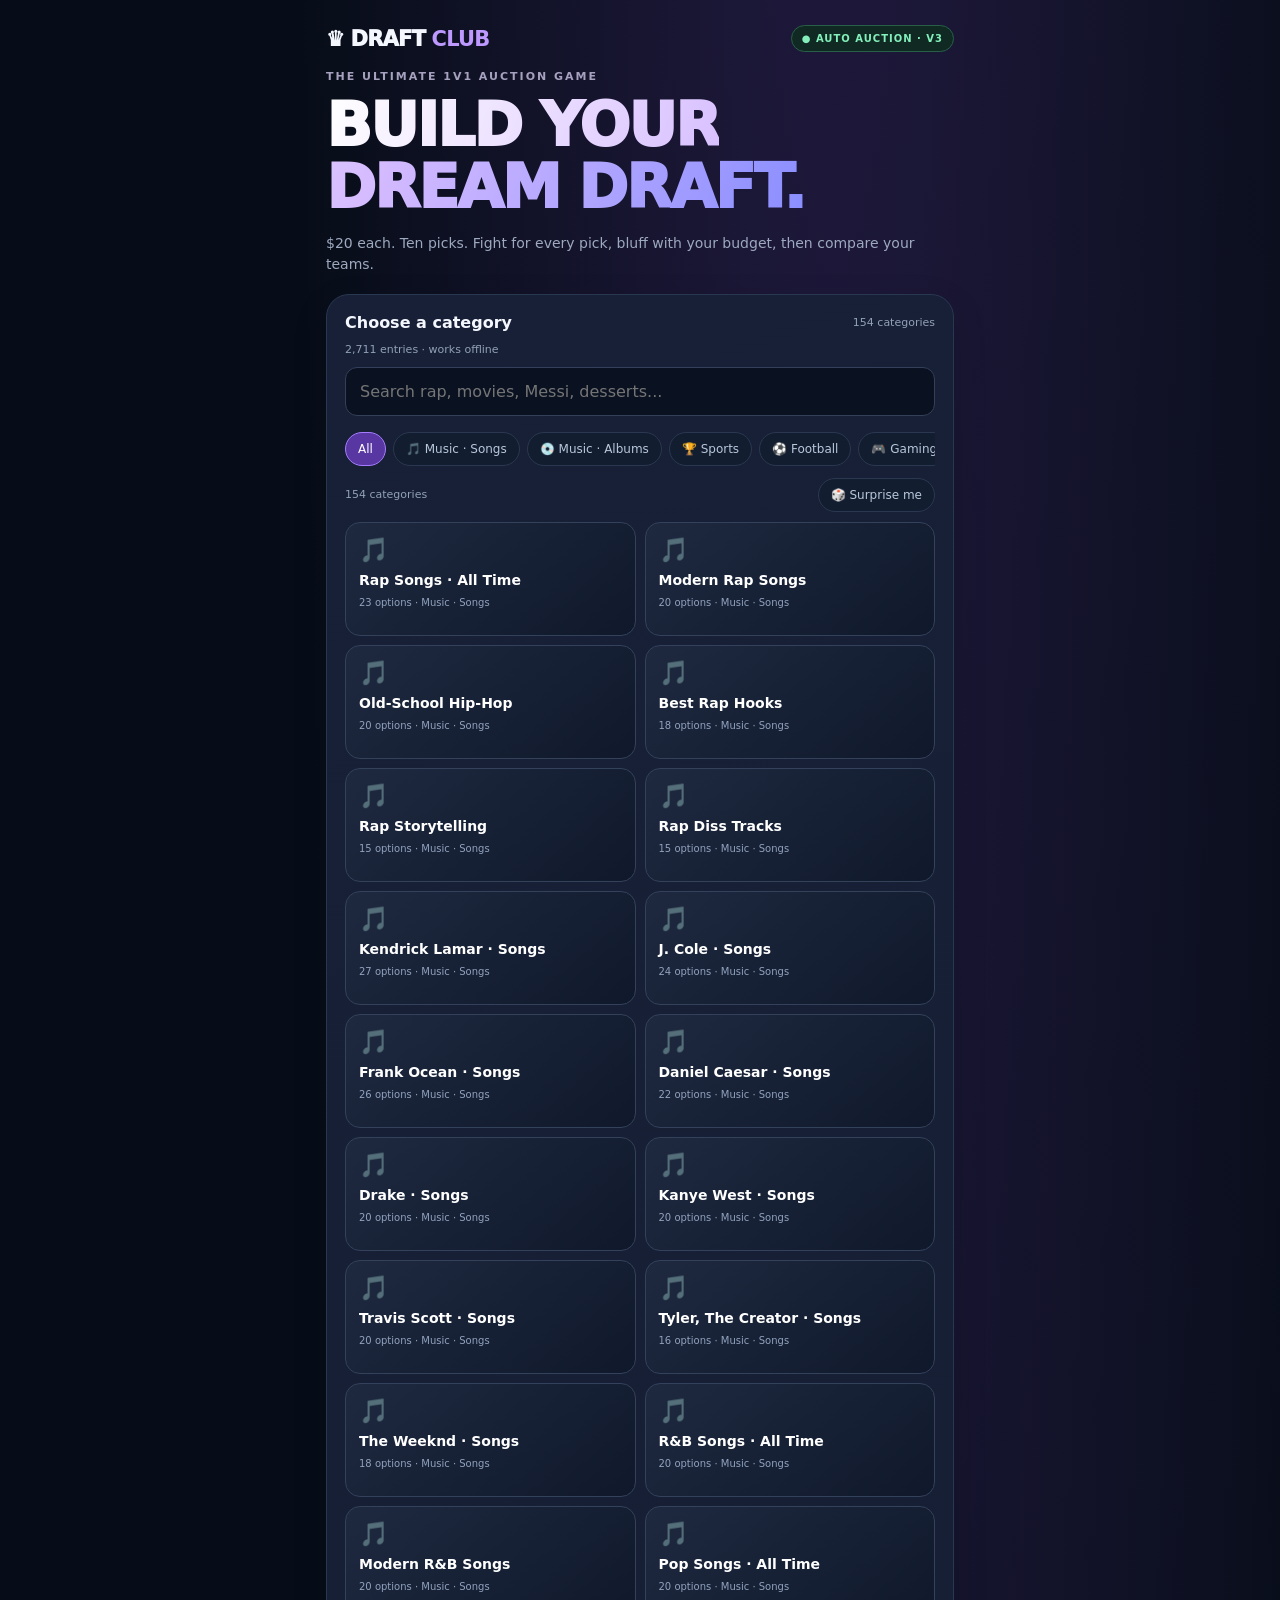
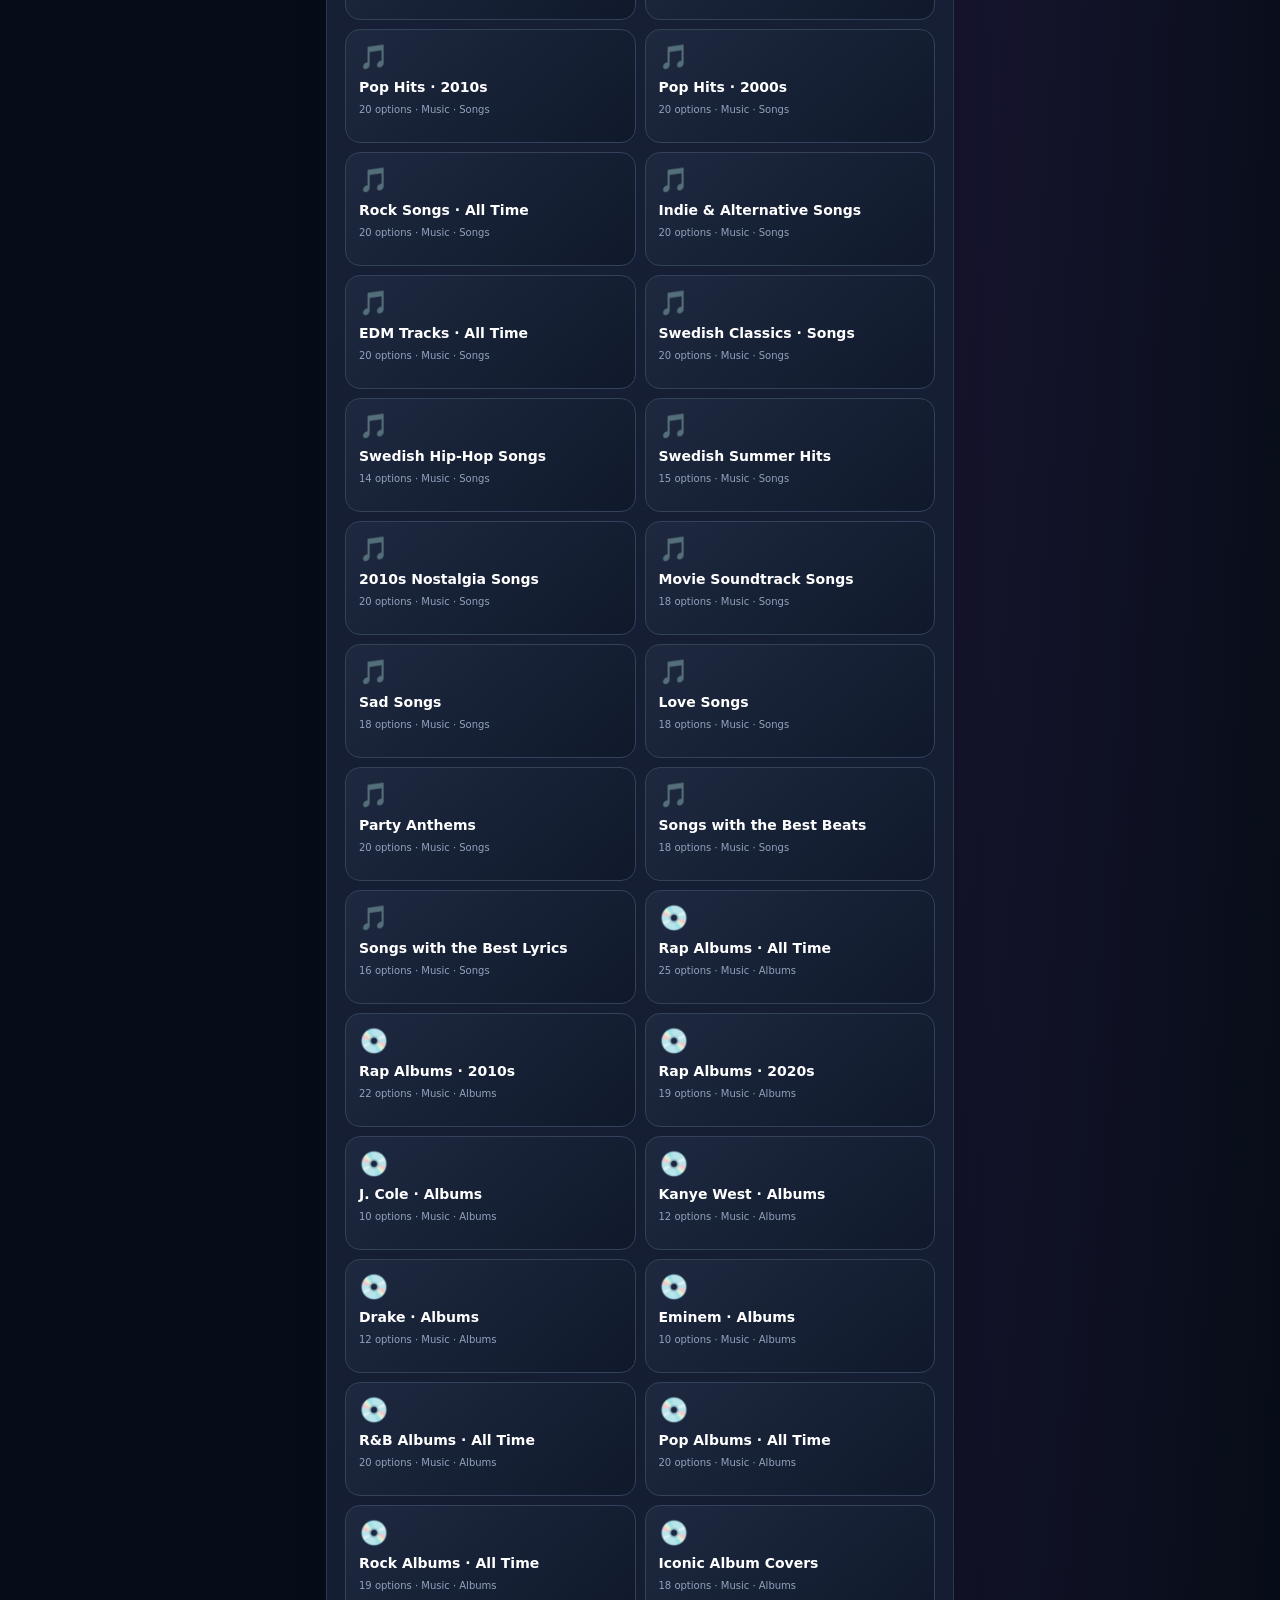
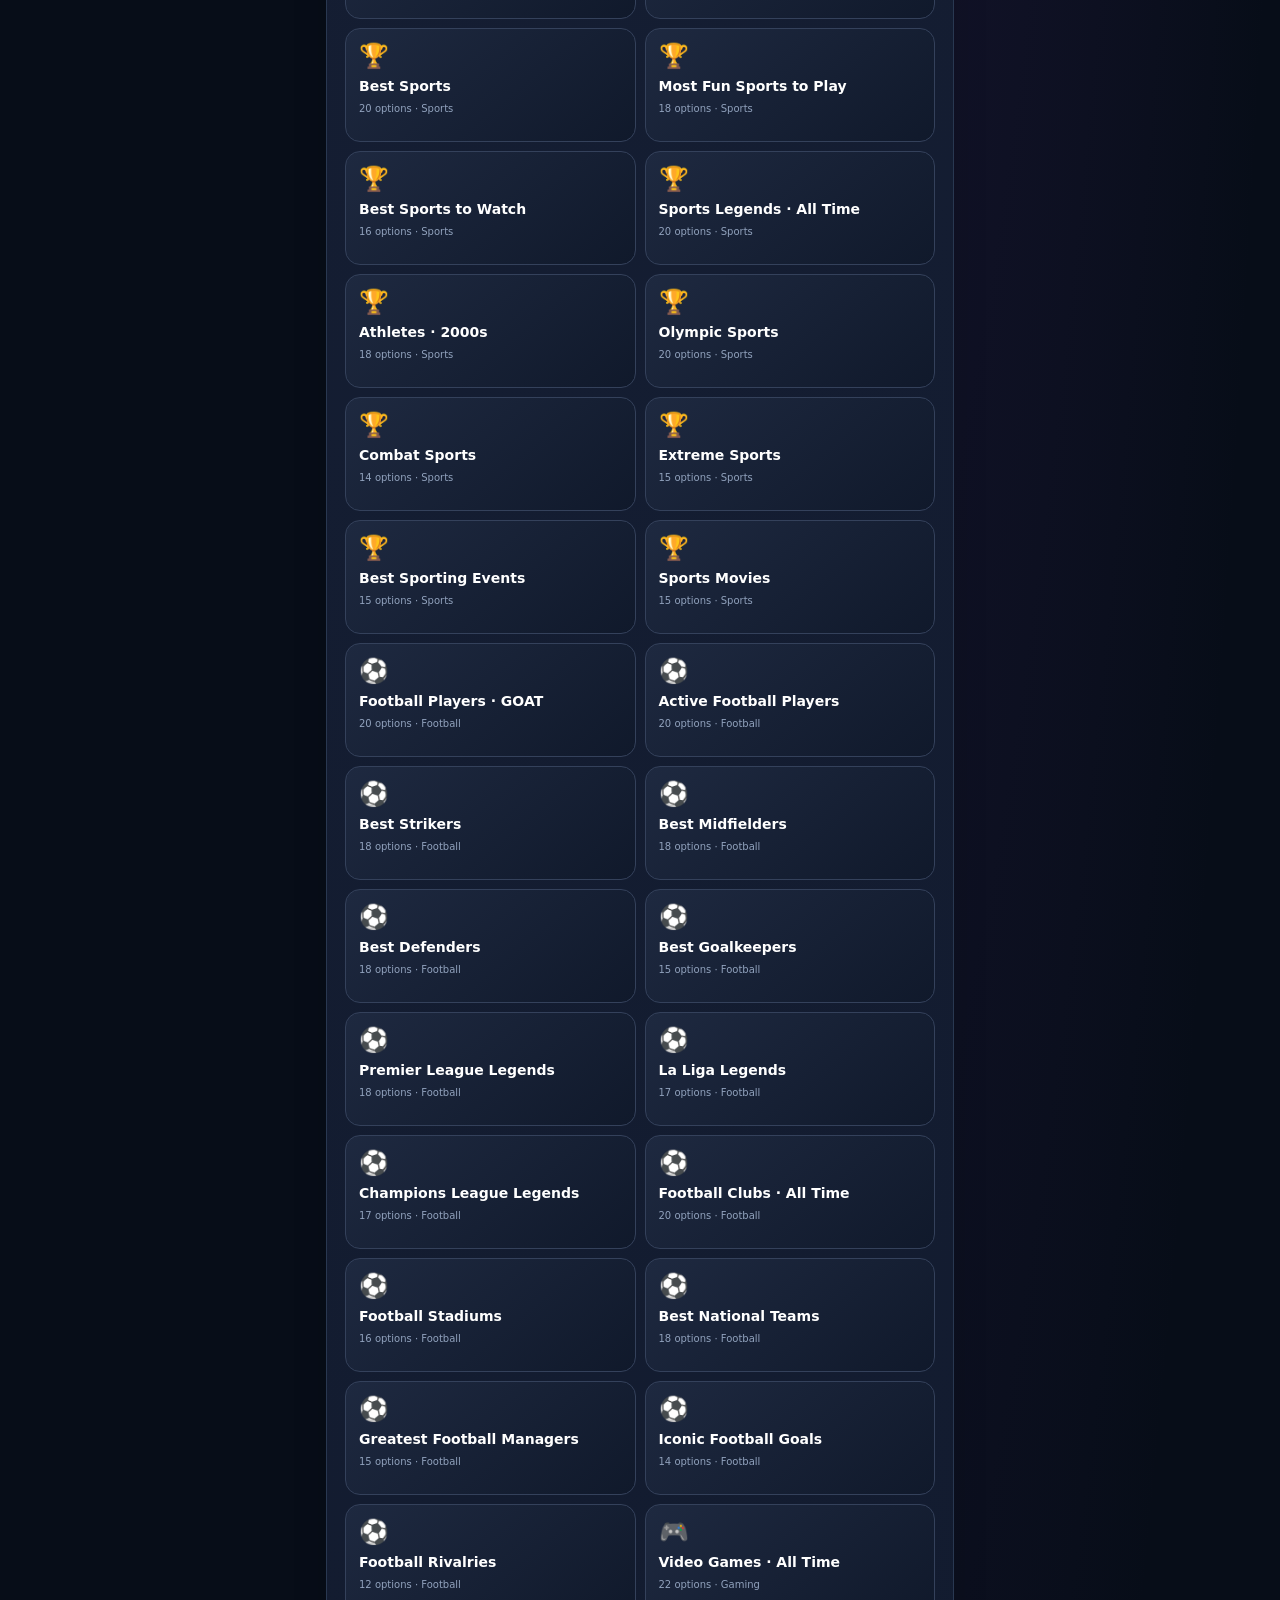
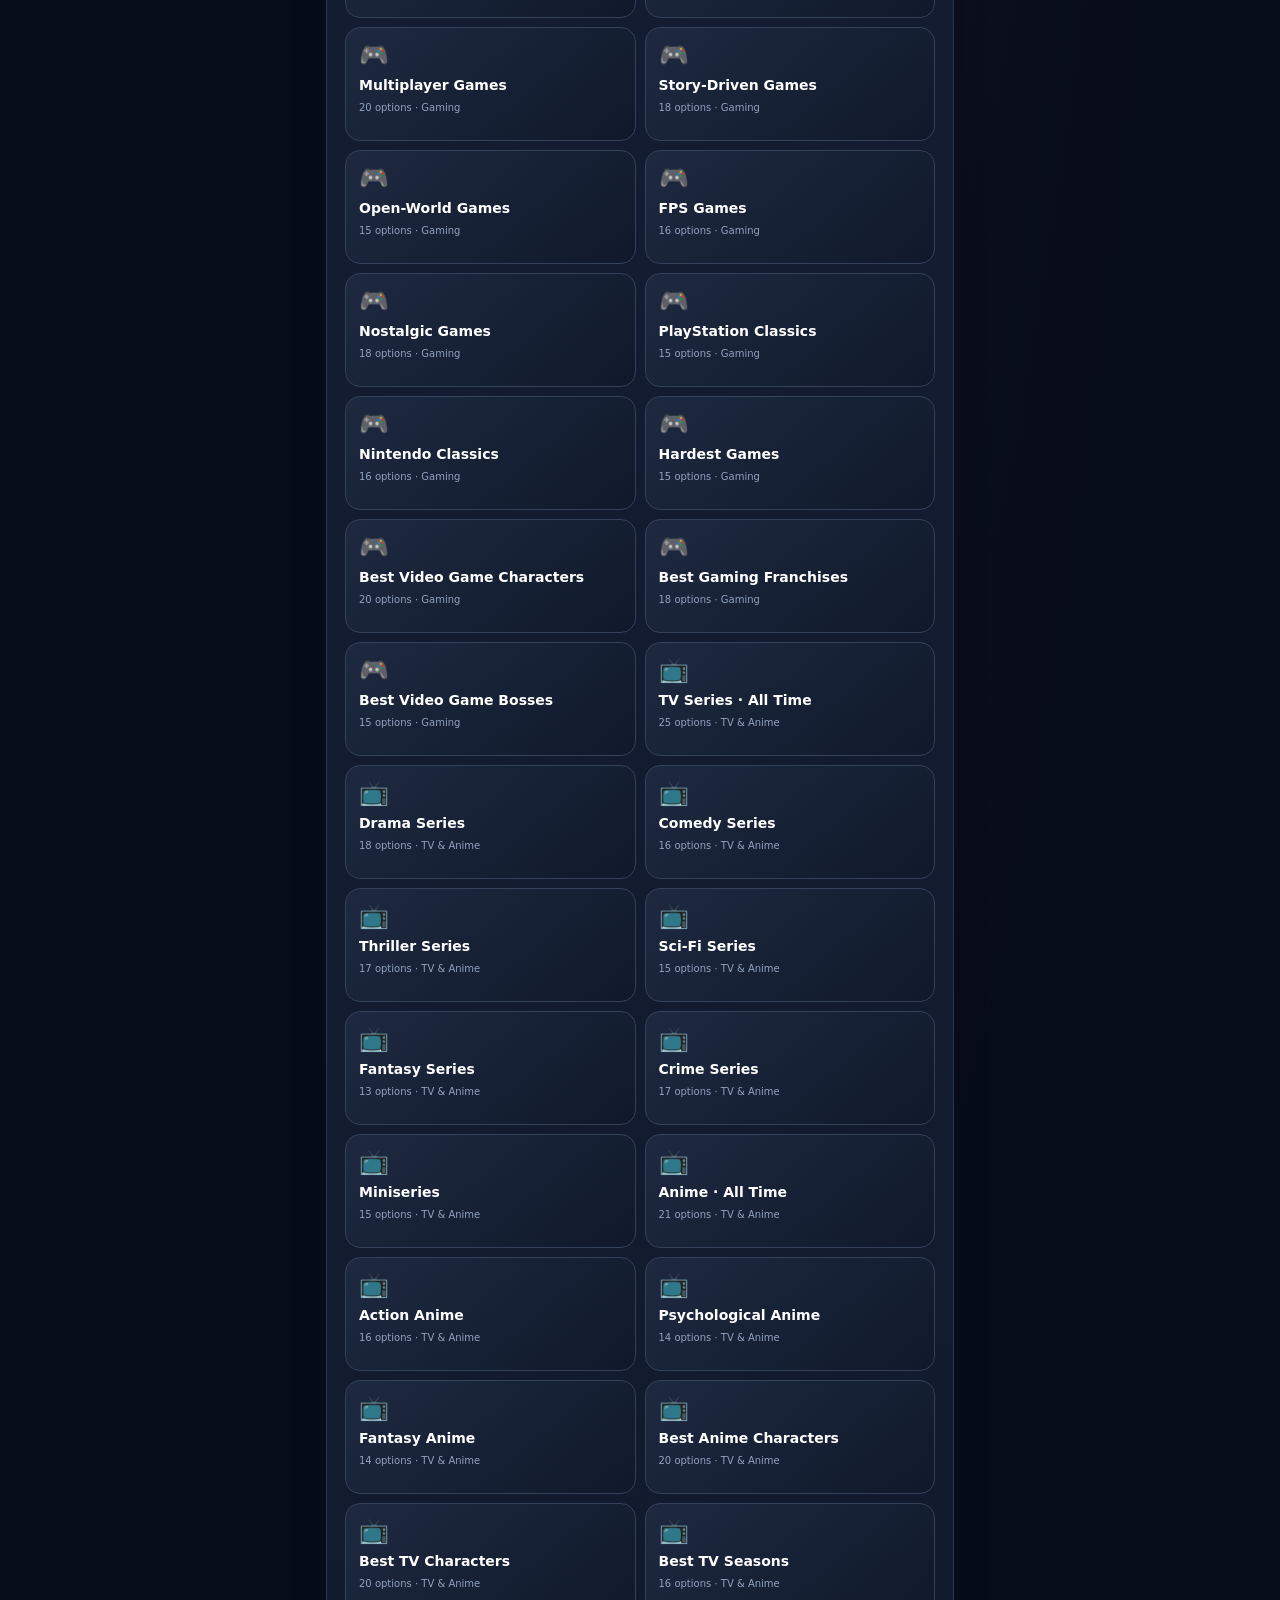
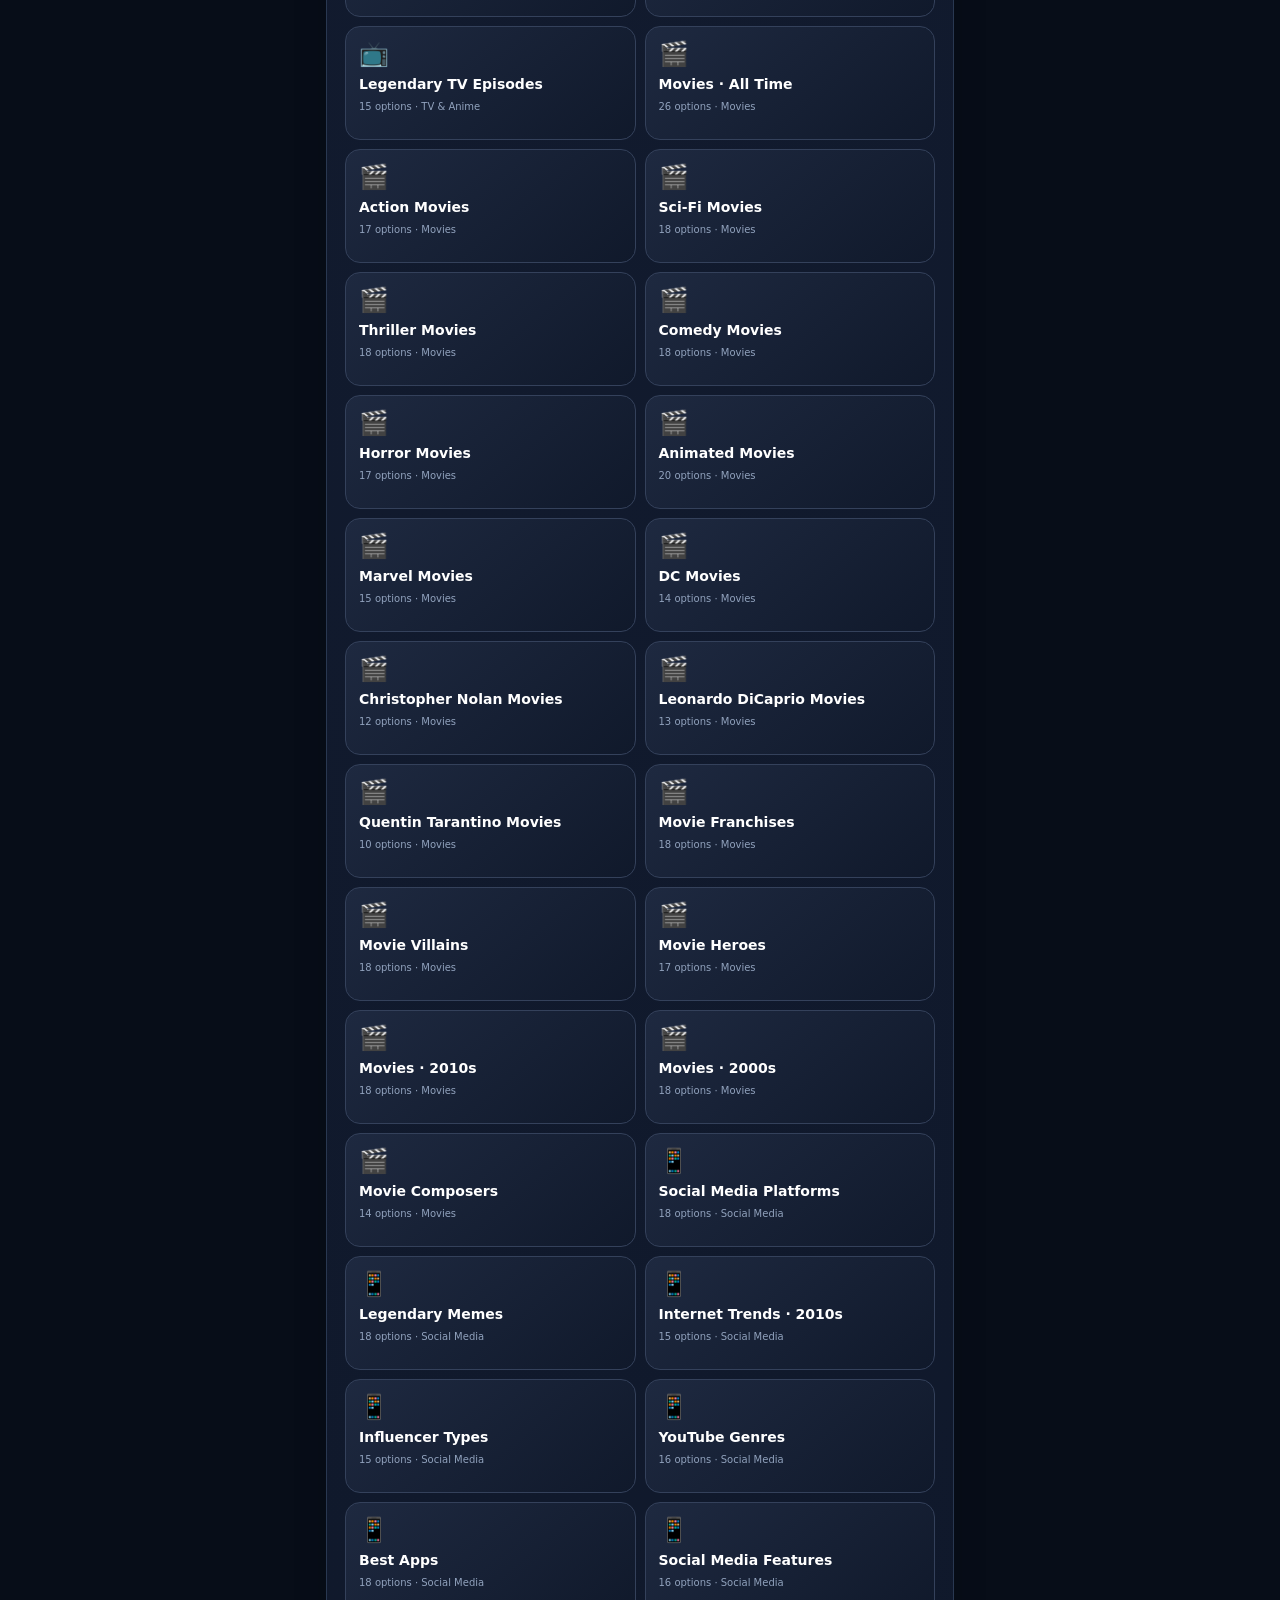
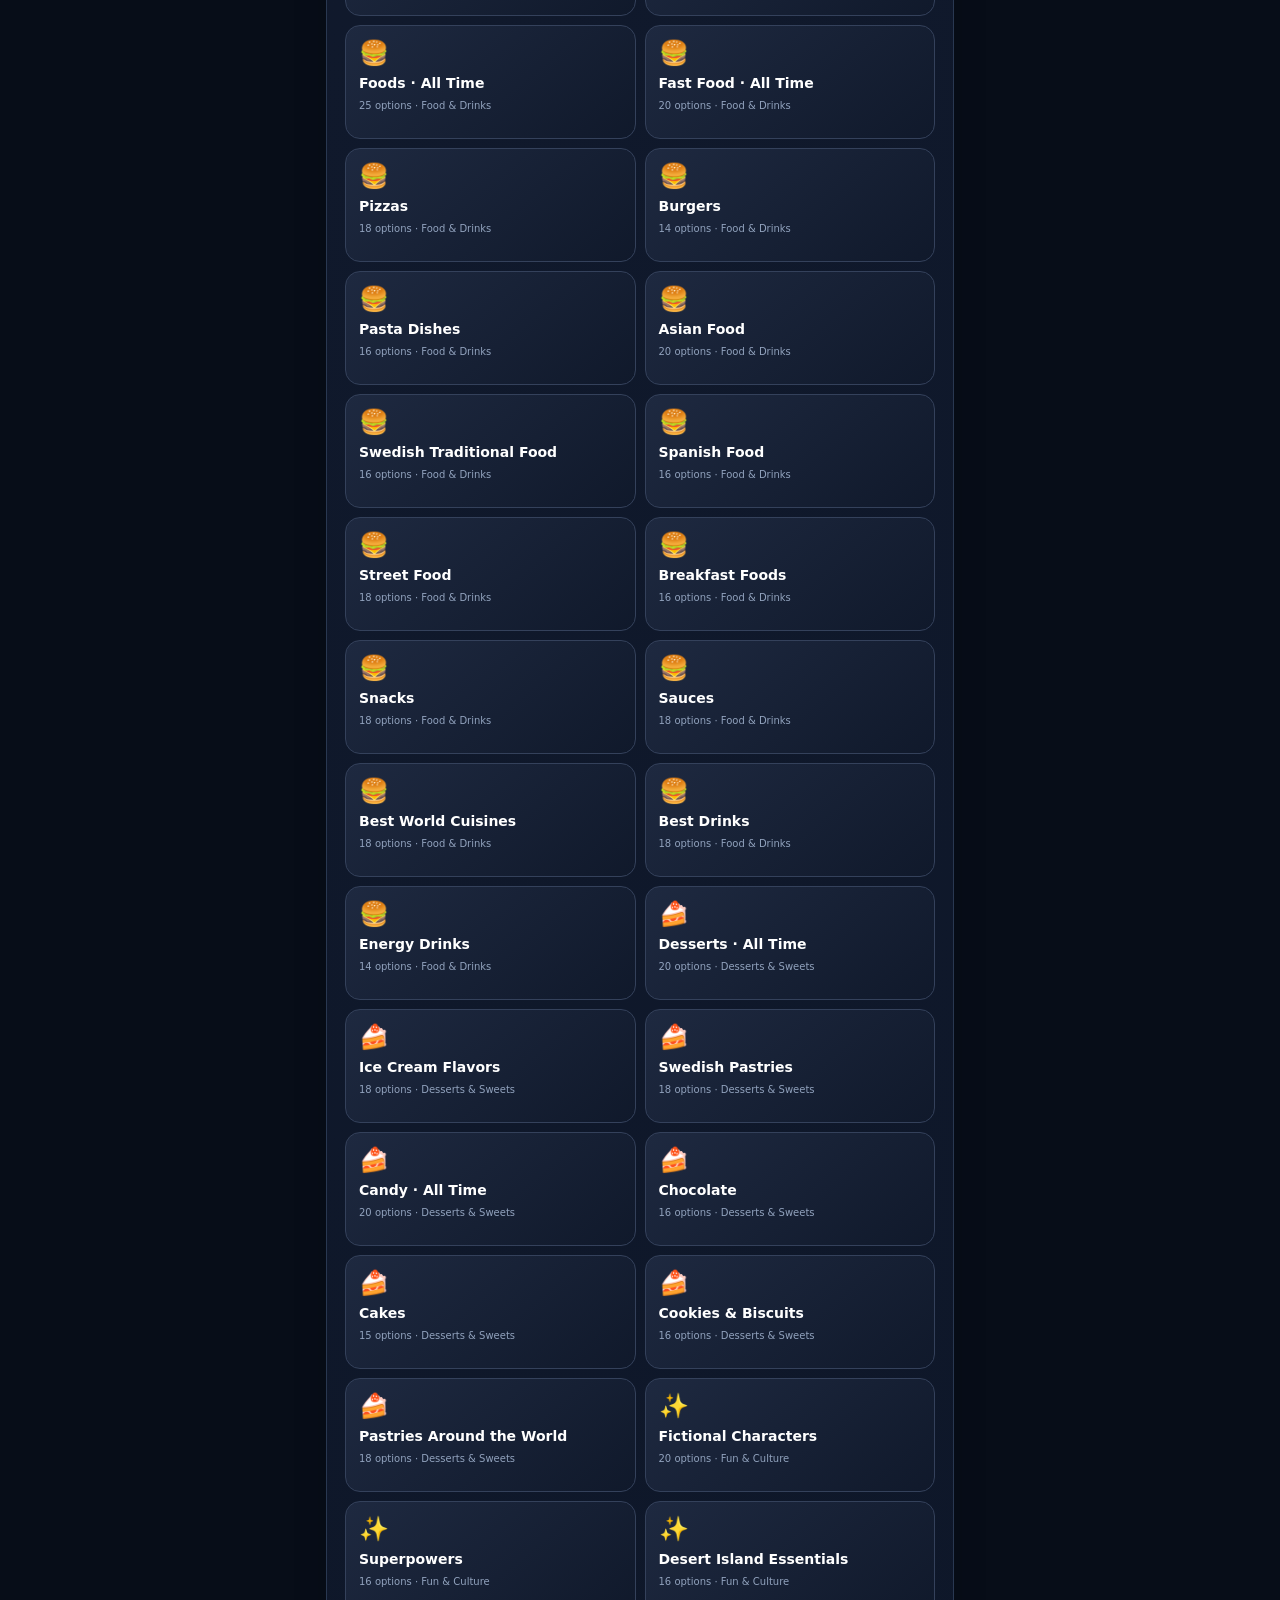
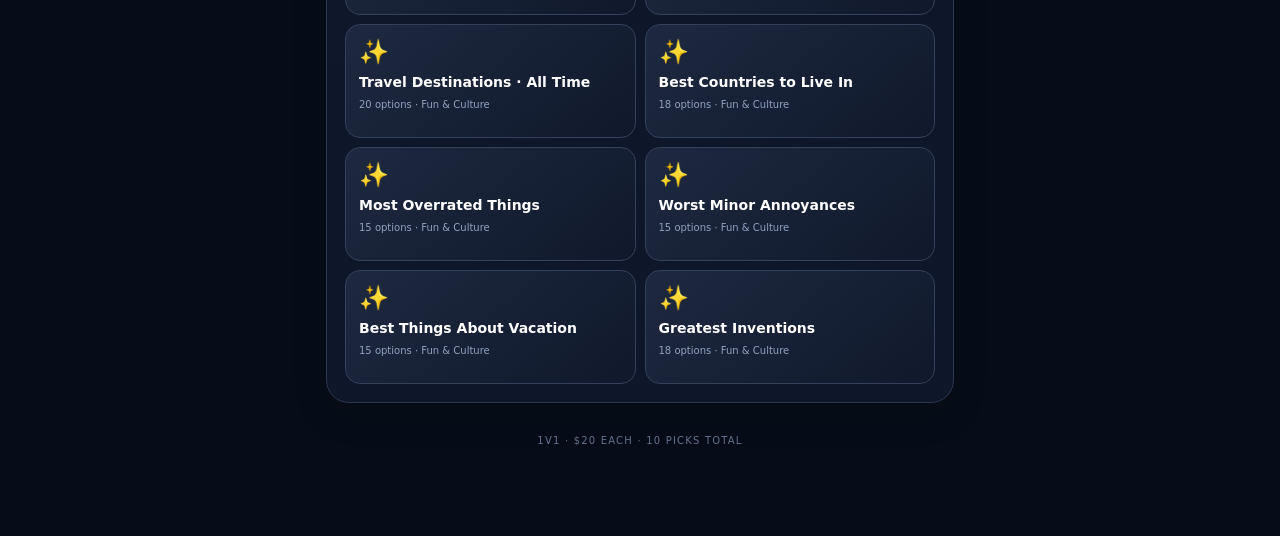
<file: V3.html>
<!DOCTYPE html><html lang="en"><head><meta charset="utf-8"><meta name="viewport" content="width=device-width,initial-scale=1,viewport-fit=cover"><meta name="theme-color" content="#070d18"><title>Draft Club · Offline</title><style>
:root{color-scheme:dark;font-family:system-ui,-apple-system,Segoe UI,sans-serif;background:#070d18;color:#f5f7ff}*{box-sizing:border-box}body{margin:0;background:radial-gradient(ellipse at 65% -12%,#462c776b,transparent 46%),#070d18;min-height:100vh}button,input{font:inherit}button{cursor:pointer}button:disabled{opacity:.35;cursor:not-allowed}button:focus-visible,input:focus-visible{outline:3px solid #ad9bff}.app{max-width:660px;margin:auto;padding:18px 16px 90px}.top{display:flex;align-items:center;justify-content:space-between;padding:7px 0 18px}.brand{font-weight:1000;font-size:21px;letter-spacing:-.8px}.brand b{color:#bc98ff}.tag{font-size:10px;font-weight:900;letter-spacing:1px;color:#83efba;border:1px solid #276047;background:#102a23;padding:7px 10px;border-radius:30px}.eyebrow{font-size:11px;font-weight:900;letter-spacing:2px;color:#a6a1bf;text-transform:uppercase}.headline{font-size:clamp(36px,9vw,60px);letter-spacing:-2px;font-weight:1000;line-height:1.03;margin:12px 0}.grad{background:linear-gradient(110deg,#fff,#d5bbff,#8a8eff);background-clip:text;-webkit-background-clip:text;color:transparent}.muted{color:#9da9bf;font-size:14px;line-height:1.55}.panel,.hero,.resultCard{background:linear-gradient(160deg,#172036,#0e1729);border:1px solid #293851;border-radius:23px;padding:18px;margin-top:18px;box-shadow:0 12px 35px #0002}.row{display:flex;align-items:center;justify-content:space-between;gap:10px}.sub{color:#92a0b7;font-size:11px}.search,.name{width:100%;padding:14px;background:#0a1222;color:#fff;border:1px solid #344059;border-radius:12px}.filters{display:flex;gap:7px;overflow-x:auto;padding:16px 0 12px;scrollbar-width:none}.chip{flex:0 0 auto;background:#131d30;border:1px solid #2b3750;color:#b9c7db;border-radius:50px;padding:9px 12px;font-size:12px}.chip.active{background:#5937a2;color:white;border-color:#a47cff}.catgrid{display:grid;grid-template-columns:repeat(2,minmax(0,1fr));gap:9px}.cat{border:1px solid #34415b;background:linear-gradient(140deg,#1e2940,#10192b);border-radius:15px;text-align:left;padding:13px;min-height:114px;color:#fff;display:flex;flex-direction:column;gap:8px}.cat .emoji{font-size:24px}.cat strong{font-size:14px;line-height:1.25}.cat small{color:#91a2bd;font-size:10px}.primary{background:linear-gradient(120deg,#9556fa,#633be4);box-shadow:0 6px 25px #682ac846;color:#fff;border:0;border-radius:15px;width:100%;padding:17px;font-weight:900;margin-top:14px}.back{border:0;background:transparent;color:#bbc7df;font-weight:750;padding:8px 0}.grid2{display:grid;grid-template-columns:repeat(2,minmax(0,1fr));gap:10px}.mode{background:#101a2d;color:#dce5f7;border:1px solid #35425b;border-radius:16px;padding:16px 10px;text-align:left}.mode.active{border-color:#b58dfc;background:#382458}.mode strong{font-size:15px;display:block}.mode small{color:#a2adc3;display:block;margin-top:7px;line-height:1.4}.sectiontitle{font-size:14px;margin:20px 0 9px}.player{border:1px solid #303b55;background:#121b2e;padding:14px;border-radius:16px;min-height:110px;text-align:center}.player.on{background:linear-gradient(130deg,#123d34,#132d32);border:2px solid #38d99c}.pname{font-size:13px;font-weight:900;overflow-wrap:anywhere}.money{font-size:28px;font-weight:1000;margin:6px 0}.picks{color:#a0abc0;font-size:11px}.turnpill{margin-top:6px;color:#6df0b4;font-size:11px;font-weight:900}.hero{text-align:center;margin-top:15px;padding:20px 12px 16px}.art{width:146px;height:146px;border-radius:16px;box-shadow:0 15px 35px #0007;margin:12px auto 10px;display:block;object-fit:cover}.itemtitle{font-size:clamp(23px,7vw,34px);font-weight:950;line-height:1.14;overflow-wrap:anywhere}.artist{color:#b4c5d8;font-size:13px;margin-top:5px}.pricelabel{font-size:11px;letter-spacing:2px;color:#99a6bb;margin-top:14px;font-weight:850}.price{font-size:43px;font-weight:1000}.turn{font-size:17px;text-align:center;font-weight:950;margin:18px 0 12px}.raise{display:flex;justify-content:space-between;align-items:center;background:#141d30;border:1px solid #2e3b53;border-radius:14px;padding:9px 12px;margin-bottom:12px}.stepper{display:flex;align-items:center;gap:12px}.stepper button{color:#fff;font-size:23px;font-weight:850;width:43px;height:43px;background:#2a3854;border:1px solid #405574;border-radius:11px}.stepper output{font-size:19px;min-width:48px;text-align:center;font-weight:950}.action{border:0;height:100px;border-radius:17px;color:white;font-weight:1000;font-size:18px;display:flex;flex-direction:column;align-items:center;justify-content:center;gap:3px}.action small{font-size:11px;font-weight:650}.action .symbol{font-size:29px}.give{background:linear-gradient(160deg,#f14d63,#b91c43)}.bid{background:linear-gradient(160deg,#29d582,#078e60)}.footnote{font-size:12px;color:#9aabc5;line-height:1.5}.notice{background:#152b30;border:1px solid #265e56;color:#96f2cc;border-radius:12px;padding:11px;margin:13px 0;font-size:12px}.drafts{display:grid;grid-template-columns:repeat(2,minmax(0,1fr));gap:10px;margin-top:18px}.list{padding:11px;border:1px solid #2c3850;border-radius:14px;background:#10192b}.list h3{font-size:13px;overflow-wrap:anywhere}.pickitem{display:flex;align-items:center;gap:8px;padding:7px 0;border-top:1px solid #29344d;font-size:11px;overflow-wrap:anywhere}.miniart{width:37px;height:37px;border-radius:6px;flex:none}.pickitem small{color:#a7b0c0}.pictext{min-width:0;flex:1}.secondary{width:100%;padding:14px 8px;border:1px solid #3b4864;background:#162238;color:white;border-radius:12px;font-weight:850}.result{font-size:27px;font-weight:1000}.score{font-size:36px;font-weight:1000}.center{text-align:center}.tip{color:#b0bbd0;font-size:12px;line-height:1.6}footer{padding-top:32px;text-align:center;font-size:10px;color:#64728c;letter-spacing:1.2px}@media(max-width:370px){.app{padding:12px 10px 60px}.action{font-size:16px}.cat{min-height:120px}}
</style></head><body><div class="app"><header class="top"><div class="brand">♛ DRAFT <b>CLUB</b></div><div class="tag">● AUTO AUCTION · V3</div></header><main id="view"><section class="panel" style="margin-top:35px;padding:24px"><h1 style="font-size:26px">This preview cannot run the game</h1><p class="muted">The HTML viewer you opened does not appear to execute JavaScript. The draft requires a browser or HTML viewer with JavaScript enabled. Open this file in a browser-capable HTML app, rather than the iPhone Files or ChatGPT preview.</p><p class="muted">The full game and category database are included inside this file. No internet connection is needed once it is opened in a compatible app.</p></section></main><footer>1V1 · $20 EACH · 10 PICKS TOTAL</footer></div><script>
const DATA=[{"group":"Music · Songs","name":"Rap Songs · All Time","items":["Lose Yourself","Stan","NY State of Mind","Juicy","Shook Ones Pt. II","C.R.E.A.M.","Alright","Money Trees","Sing About Me, I’m Dying of Thirst","Runaway","POWER","SICKO MODE","90210","No Role Modelz","The Story of O.J.","HUMBLE.","m.A.A.d city","Ms. Jackson","California Love","Still D.R.E.","Nuthin’ but a G Thang","Family Business","Devil in a New Dress"]},{"group":"Music · Songs","name":"Modern Rap Songs","items":["FE!N","Not Like Us","Like That","Family Ties","Praise The Lord (Da Shine)","goosebumps","SICKO MODE","Surround Sound","Rich Spirit","No Role Modelz","Middle Child","First Person Shooter","Jimmy Cooks","90210","Off The Grid","CARNIVAL","redrum","A Lot","Bank Account","Hotline Bling"]},{"group":"Music · Songs","name":"Old-School Hip-Hop","items":["Juicy","Big Poppa","Hypnotize","California Love","Changes","Dear Mama","Hit ’Em Up","N.Y. State of Mind","The World Is Yours","C.R.E.A.M.","Protect Ya Neck","Shook Ones Pt. II","It Was a Good Day","Straight Outta Compton","Gin and Juice","Still D.R.E.","Forgot About Dre","Ruff Ryders’ Anthem","Ms. Jackson","B.O.B."]},{"group":"Music · Songs","name":"Best Rap Hooks","items":["No Role Modelz","The Real Slim Shady","Without Me","In Da Club","Gold Digger","Stronger","SICKO MODE","HUMBLE.","Hotline Bling","God’s Plan","Mask Off","Goosebumps","The Box","XO TOUR Llif3","Bad and Boujee","Congratulations","Super Bass","Empire State of Mind"]},{"group":"Music · Songs","name":"Rap Storytelling","items":["Stan","Sing About Me, I’m Dying of Thirst","DUCKWORTH.","Brenda’s Got a Baby","Dance with the Devil","4 Your Eyez Only","Wet Dreamz","How Much a Dollar Cost","The Art of Peer Pressure","You Never Know","Keisha’s Song (Her Pain)","The Story of O.J.","Rewind","Mockingbird","Children’s Story"]},{"group":"Music · Songs","name":"Rap Diss Tracks","items":["Not Like Us","euphoria","Meet the Grahams","Hit ’Em Up","Ether","Takeover","The Story of Adidon","No Vaseline","Back to Back","Killshot","The Warning","Real Muthaphuckkin G’s","Like That","Family Matters","6:16 in LA"]},{"group":"Music · Songs","name":"Kendrick Lamar · Songs","items":["Money Trees","Sing About Me, I’m Dying of Thirst","m.A.A.d city","Swimming Pools (Drank)","Bitch, Don’t Kill My Vibe","The Art of Peer Pressure","Alright","King Kunta","The Blacker the Berry","Wesley’s Theory","i","u","DNA.","HUMBLE.","PRIDE.","FEAR.","DUCKWORTH.","ELEMENT.","Count Me Out","N95","Father Time","Mother I Sober","Not Like Us","euphoria","tv off","luther","squabble up"]},{"group":"Music · Songs","name":"J. Cole · Songs","items":["No Role Modelz","Love Yourz","Wet Dreamz","Apparently","G.O.M.D.","January 28th","03’ Adolescence","Fire Squad","A Tale of 2 Citiez","4 Your Eyez Only","Change","Neighbors","Deja Vu","Middle Child","a lot","Kevin’s Heart","ATM","The Climb Back","my life","amari","p r i d e . i s . t h e . d e v i l","Crooked Smile","Power Trip","Work Out"]},{"group":"Music · Songs","name":"Frank Ocean · Songs","items":["Nights","Pink + White","Self Control","White Ferrari","Ivy","Solo","Godspeed","Seigfried","Skyline To","Nikes","Close to You","Chanel","Biking","Provider","DHL","In My Room","Pyramids","Thinkin Bout You","Lost","Super Rich Kids","Sweet Life","Novacane","Swim Good","Bad Religion","Pilot Jones","American Wedding"]},{"group":"Music · Songs","name":"Daniel Caesar · Songs","items":["Best Part","Get You","Japanese Denim","Always","Superposition","Cyanide","Freudian","Blessed","We Find Love","Transform","Streetcar","Who Hurt You?","Hold Me Down","Loose","Neu Roses (Transgressor’s Song)","Entropy","Please Do Not Lean","Let Me Go","Valentina","Toronto 2014","Violet","Do You Like Me?"]},{"group":"Music · Songs","name":"Drake · Songs","items":["Marvins Room","Headlines","Take Care","Hold On, We’re Going Home","Started From the Bottom","Worst Behavior","Energy","Know Yourself","Hotline Bling","One Dance","Passionfruit","God’s Plan","Nice for What","Nonstop","Laugh Now Cry Later","Chicago Freestyle","Jungle","Feel No Ways","Tuscan Leather","Pound Cake / Paris Morton Music 2"]},{"group":"Music · Songs","name":"Kanye West · Songs","items":["Runaway","POWER","Devil in a New Dress","All of the Lights","Flashing Lights","Stronger","Good Life","Jesus Walks","Through the Wire","Family Business","Ultralight Beam","Father Stretch My Hands Pt. 1","Ghost Town","Bound 2","Black Skinhead","Heartless","Street Lights","Homecoming","Diamonds from Sierra Leone","Saint Pablo"]},{"group":"Music · Songs","name":"Travis Scott · Songs","items":["90210","SICKO MODE","goosebumps","STARGAZING","STOP TRYING TO BE GOD","ASTROTHUNDER","BUTTERFLY EFFECT","HIGHEST IN THE ROOM","MY EYES","FE!N","I KNOW ?","TELEKINESIS","MELTDOWN","Antidote","3500","Oh My Dis Side","Maria I’m Drunk","Nightcrawler","MAFIA","TIL FURTHER NOTICE"]},{"group":"Music · Songs","name":"Tyler, The Creator · Songs","items":["EARFQUAKE","NEW MAGIC WAND","GONE, GONE / THANK YOU","See You Again","WUSYANAME","SWEET / I THOUGHT YOU WANTED TO DANCE","IFHY","Yonkers","911 / Mr. Lonely","Boredom","Who Dat Boy","ARE WE STILL FRIENDS?","A BOY IS A GUN*","LUMBERJACK","DOGTOOTH","SORRY NOT SORRY"]},{"group":"Music · Songs","name":"The Weeknd · Songs","items":["Blinding Lights","Starboy","The Hills","Can’t Feel My Face","Save Your Tears","After Hours","Die For You","Call Out My Name","I Feel It Coming","Wicked Games","House of Balloons / Glass Table Girls","Often","Reminder","In Your Eyes","Out of Time","Less Than Zero","Heartless","Earned It"]},{"group":"Music · Songs","name":"R&B Songs · All Time","items":["Nights","Pink + White","Best Part","Get You","Japanese Denim","Thinkin Bout You","Snooze","Good Days","Kill Bill","Redbone","Adorn","Sure Thing","Cranes in the Sky","Ordinary People","No Scrubs","Dilemma","We Belong Together","Untitled (How Does It Feel)","Poison","Waterfalls"]},{"group":"Music · Songs","name":"Modern R&B Songs","items":["Snooze","Kill Bill","Good Days","Saturn","Best Part","Get You","Japanese Denim","Pink + White","Nights","Superposition","Cyanide","Heartbreak Anniversary","Leave The Door Open","Smokin Out The Window","Damage","Hrs and Hrs","Boo’d Up","Focus","Location","Talk"]},{"group":"Music · Songs","name":"Pop Songs · All Time","items":["Billie Jean","Thriller","Like a Prayer","Dancing Queen","I Wanna Dance with Somebody","Toxic","Bad Romance","Poker Face","Shake It Off","Rolling in the Deep","Someone Like You","Shape of You","Blinding Lights","Uptown Funk","Happy","Can’t Stop the Feeling!","Firework","Royals","Call Me Maybe","Viva la Vida"]},{"group":"Music · Songs","name":"Pop Hits · 2010s","items":["Somebody That I Used to Know","Rolling in the Deep","Royals","Get Lucky","Uptown Funk","Shape of You","Despacito","Havana","Closer","Cheap Thrills","Wake Me Up","Rather Be","Chandelier","Happy","Lean On","Starboy","Love Yourself","Sorry","Bad Guy","Shallow"]},{"group":"Music · Songs","name":"Pop Hits · 2000s","items":["Crazy in Love","Umbrella","Hey Ya!","Toxic","Hips Don’t Lie","Poker Face","Bad Romance","Viva la Vida","Mr. Brightside","In the End","Since U Been Gone","Apologize","Bleeding Love","Single Ladies","Yeah!","Low","I Gotta Feeling","Beautiful","Complicated","Clocks"]},{"group":"Music · Songs","name":"Rock Songs · All Time","items":["Bohemian Rhapsody","Stairway to Heaven","Hotel California","Smells Like Teen Spirit","Sweet Child O’ Mine","Back in Black","Thunderstruck","Highway to Hell","Enter Sandman","Paranoid","Wonderwall","Don’t Stop Believin’","Livin’ on a Prayer","Seven Nation Army","Mr. Brightside","Everlong","Dream On","Paint It Black","Comfortably Numb","Free Bird"]},{"group":"Music · Songs","name":"Indie & Alternative Songs","items":["505","Do I Wanna Know?","Fluorescent Adolescent","The Less I Know the Better","Let It Happen","Eventually","Sweater Weather","Somebody Else","Robbers","Riptide","Take Me Out","Mr. Brightside","Reptilia","Last Nite","Feel Good Inc.","Kids","Electric Feel","Pumped Up Kicks","Space Song","Chamber of Reflection"]},{"group":"Music · Songs","name":"EDM Tracks · All Time","items":["Levels","Wake Me Up","Animals","Titanium","Don’t You Worry Child","One (Your Name)","Greyhound","Clarity","Stay the Night","Lean On","Where Are Ü Now","Faded","Alone","Summer","Feel So Close","This Is What You Came For","Strobe","Scary Monsters and Nice Sprites","Turn Down for What","Secrets"]},{"group":"Music · Songs","name":"Swedish Classics · Songs","items":["Dancing Queen","Mamma Mia","The Winner Takes It All","Gimme! Gimme! Gimme!","Sommartider","När vi gräver guld i USA","Öppna landskap","Du är min man","Himlen är oskyldigt blå","Utan dina andetag","Kärleken väntar","Sverige","Kom igen Lena!","Det kommer aldrig va över för mig","Från och med du","Guld och gröna skogar","Michelangelo","Genom eld och vatten","Vart jag mig i världen vänder","En kväll i juni"]},{"group":"Music · Songs","name":"Swedish Hip-Hop Songs","items":["Katten i trakten","Samma gamla vanliga","Din låt","Mamma","Dansa","Malmö stad","Försent","Trakten min","Söder om söder","Luffare","Blod svett & tårar","Stockholmsnatt","Välkommen till förorten","Solen i ögonen"]},{"group":"Music · Songs","name":"Swedish Summer Hits","items":["Sommartider","Guld och gröna skogar","Bada nakna","Ingen sommar utan reggae","Kom igen Lena!","Sol vind och vatten","Från och med du","Vart jag mig i världen vänder","Dansa pausa","Jag kommer","Flytta på dej","Mikrofonkåt","När vi gräver guld i USA","Välkommen in","Alla som inte dansar"]},{"group":"Music · Songs","name":"2010s Nostalgia Songs","items":["Call Me Maybe","Gangnam Style","Party Rock Anthem","We Found Love","Somebody That I Used to Know","Counting Stars","Radioactive","Roar","Happy","Uptown Funk","Rather Be","Wake Me Up","Lean On","See You Again","Let Her Go","Riptide","Pompeii","Timber","Safe and Sound","Clarity"]},{"group":"Music · Songs","name":"Movie Soundtrack Songs","items":["My Heart Will Go On","Skyfall","Shallow","Let It Go","Circle of Life","Can You Feel the Love Tonight","A Whole New World","City of Stars","Lose Yourself","See You Again","Eye of the Tiger","Ghostbusters","I Will Always Love You","Time","Cornfield Chase","Concerning Hobbits","He’s a Pirate","Now We Are Free"]},{"group":"Music · Songs","name":"Sad Songs","items":["Someone Like You","Fix You","Let Her Go","All I Want","The Night We Met","Another Love","Skinny Love","When I Was Your Man","All Too Well","Liability","Hurt","Jealous","Self Control","White Ferrari","Godspeed","Love Yourz","Streetcar","Fourth of July"]},{"group":"Music · Songs","name":"Love Songs","items":["All of Me","Perfect","Best Part","Get You","Japanese Denim","Thinking Out Loud","Just the Way You Are","Love on Top","Make You Feel My Love","Yellow","Something","Can’t Help Falling in Love","At Last","Adore You","Die For You","Pink + White","I Will Always Love You","Until I Found You"]},{"group":"Music · Songs","name":"Party Anthems","items":["Yeah!","Low","Party Rock Anthem","Titanium","Levels","Danza Kuduro","Gasolina","Pepas","Temperature","Turn Down for What","Mr. Brightside","I Gotta Feeling","Uptown Funk","We Found Love","Dancing Queen","Get Lucky","Shots","Timber","Wake Me Up","Don’t Stop the Music"]},{"group":"Music · Songs","name":"Songs with the Best Beats","items":["Still D.R.E.","POWER","Money Trees","m.A.A.d city","SICKO MODE","90210","Mask Off","No Role Modelz","HUMBLE.","DNA.","Father Stretch My Hands Pt. 1","Devil in a New Dress","Shook Ones Pt. II","C.R.E.A.M.","Redbone","Nights","Goosebumps","Praise The Lord (Da Shine)"]},{"group":"Music · Songs","name":"Songs with the Best Lyrics","items":["Sing About Me, I’m Dying of Thirst","4 Your Eyez Only","Stan","DUCKWORTH.","How Much a Dollar Cost","Love Yourz","Mockingbird","The Blacker the Berry","Nights","Self Control","The Story of O.J.","Changes","Dance with the Devil","Hurt","Fast Car","Brenda’s Got a Baby"]},{"group":"Music · Albums","name":"Rap Albums · All Time","items":["Illmatic","To Pimp a Butterfly","good kid, m.A.A.d city","My Beautiful Dark Twisted Fantasy","The College Dropout","Late Registration","Graduation","The Blueprint","The Black Album","Ready to Die","Life After Death","All Eyez on Me","The Chronic","2001","Enter the Wu-Tang (36 Chambers)","The Marshall Mathers LP","The Eminem Show","Aquemini","Stankonia","Madvillainy","The Low End Theory","Midnight Marauders","DAMN.","2014 Forest Hills Drive","Rodeo"]},{"group":"Music · Albums","name":"Rap Albums · 2010s","items":["My Beautiful Dark Twisted Fantasy","good kid, m.A.A.d city","To Pimp a Butterfly","DAMN.","2014 Forest Hills Drive","4 Your Eyez Only","Take Care","Nothing Was the Same","If You’re Reading This It’s Too Late","Rodeo","ASTROWORLD","Birds in the Trap Sing McKnight","Culture","DS2","Flower Boy","IGOR","Some Rap Songs","The Life of Pablo","Yeezus","Daytona","Swimming","Blonde"]},{"group":"Music · Albums","name":"Rap Albums · 2020s","items":["The Off-Season","Mr. Morale & the Big Steppers","GNX","UTOPIA","Heroes & Villains","Melt My Eyez See Your Future","The Forever Story","King’s Disease III","Magic","Call Me If You Get Lost","Chromakopia","We Don’t Trust You","American Dream","Might Delete Later","Alfredo","It’s Almost Dry","The Melodic Blue","Pink Tape","Her Loss"]},{"group":"Music · Albums","name":"J. Cole · Albums","items":["Cole World: The Sideline Story","Born Sinner","2014 Forest Hills Drive","4 Your Eyez Only","KOD","The Off-Season","Might Delete Later","Revenge of the Dreamers III","Friday Night Lights","The Warm Up"]},{"group":"Music · Albums","name":"Kanye West · Albums","items":["The College Dropout","Late Registration","Graduation","808s & Heartbreak","My Beautiful Dark Twisted Fantasy","Yeezus","The Life of Pablo","ye","Jesus Is King","Donda","Watch the Throne","Kids See Ghosts"]},{"group":"Music · Albums","name":"Drake · Albums","items":["Thank Me Later","Take Care","Nothing Was the Same","If You’re Reading This It’s Too Late","Views","More Life","Scorpion","Certified Lover Boy","Honestly, Nevermind","Her Loss","For All the Dogs","Dark Lane Demo Tapes"]},{"group":"Music · Albums","name":"Eminem · Albums","items":["The Slim Shady LP","The Marshall Mathers LP","The Eminem Show","Encore","Relapse","Recovery","The Marshall Mathers LP 2","Kamikaze","Music to Be Murdered By","The Death of Slim Shady (Coup de Grâce)"]},{"group":"Music · Albums","name":"R&B Albums · All Time","items":["Blonde","channel ORANGE","Freudian","CASE STUDY 01","NEVER ENOUGH","Ctrl","SOS","ANTI","Lemonade","Beyoncé","House of Balloons","Trilogy","After Hours","Voodoo","Brown Sugar","Confessions","The Miseducation of Lauryn Hill","Songs in the Key of Life","Back to Black","What’s Going On"]},{"group":"Music · Albums","name":"Pop Albums · All Time","items":["Thriller","Bad","1989","Red","Folklore","21","25","Future Nostalgia","The Fame Monster","Born This Way","Teenage Dream","Back to Black","Lemonade","SOUR","Fine Line","After Hours","Starboy","Dua Lipa","Random Access Memories","Abbey Road"]},{"group":"Music · Albums","name":"Rock Albums · All Time","items":["Abbey Road","Revolver","The Dark Side of the Moon","Wish You Were Here","Rumours","Nevermind","In Utero","OK Computer","Kid A","The Wall","Back in Black","Led Zeppelin IV","The Joshua Tree","American Idiot","Hybrid Theory","Meteora","AM","Is This It","Californication"]},{"group":"Music · Albums","name":"Iconic Album Covers","items":["Abbey Road","The Dark Side of the Moon","Nevermind","To Pimp a Butterfly","Blonde","My Beautiful Dark Twisted Fantasy","The College Dropout","Astroworld","The Velvet Underground & Nico","Unknown Pleasures","The Life of Pablo","Graduation","Illmatic","Ready to Die","IGOR","DAMN.","Thriller","Rumours"]},{"group":"Sports","name":"Best Sports","items":["Fotboll","Basket","Tennis","Formel 1","Ishockey","Handboll","Volleyboll","Boxning","MMA","Golf","Friidrott","Simning","Padel","Badminton","Baseboll","Amerikansk fotboll","Rugby","Futsal","Cykling","Skidåkning"]},{"group":"Sports","name":"Most Fun Sports to Play","items":["Fotboll","Futsal","Basket","Padel","Tennis","Beachvolleyboll","Handboll","Badminton","Pingis","Golf","Bowling","Paintball","Innebandy","Volleyboll","Biljard","Pickleball","Dodgeball","Frisbeegolf"]},{"group":"Sports","name":"Best Sports to Watch","items":["Fotboll","Champions League-fotboll","NBA-basket","Formel 1","UFC","Boxning","Wimbledon","Ishockey-VM","NFL","Olympiska spelen","Handboll","Friidrott","Cricket","Baseboll","Rugby","Dart"]},{"group":"Sports","name":"Sports Legends · All Time","items":["Michael Jordan","Lionel Messi","Cristiano Ronaldo","Muhammad Ali","Serena Williams","Usain Bolt","LeBron James","Roger Federer","Rafael Nadal","Novak Djokovic","Tom Brady","Tiger Woods","Michael Phelps","Wayne Gretzky","Pelé","Diego Maradona","Simone Biles","Lewis Hamilton","Michael Schumacher","Kobe Bryant"]},{"group":"Sports","name":"Athletes · 2000s","items":["Lionel Messi","Cristiano Ronaldo","LeBron James","Kobe Bryant","Serena Williams","Roger Federer","Rafael Nadal","Novak Djokovic","Usain Bolt","Michael Phelps","Lewis Hamilton","Max Verstappen","Tom Brady","Stephen Curry","Conor McGregor","Tiger Woods","Zlatan Ibrahimović","Katie Ledecky"]},{"group":"Sports","name":"Olympic Sports","items":["100 meter","200 meter","Maraton","Längdhopp","Höjdhopp","Stavhopp","Simning","Gymnastik","Bordtennis","Tennis","Basket","Fotboll","Boxning","Brottning","Judo","Skateboard","Bågskytte","Cykel","Rodd","Fäktning"]},{"group":"Sports","name":"Combat Sports","items":["Boxning","MMA","Muay thai","Kickboxning","Judo","Karate","Taekwondo","Brasiliansk jiu-jitsu","Brottning","Sambo","Kung fu","Fäktning","Krav maga","Capoeira"]},{"group":"Sports","name":"Extreme Sports","items":["Fallskärmshoppning","Surfing","Skateboard","Snowboard","BMX","Parkour","Klättring","Wingsuit","Downhill mountainbike","Kitesurfing","Motocross","Wakeboard","Basejump","Freeride-skidor","Bungyjump"]},{"group":"Sports","name":"Best Sporting Events","items":["Fotbolls-VM","Champions League-final","OS","Super Bowl","NBA Finals","Wimbledon-final","El Clásico","Formel 1 Monaco GP","UFC-titelmatch","Tour de France","NHL Stanley Cup-final","Fotbolls-EM","Copa América-final","The Masters","World Series"]},{"group":"Sports","name":"Sports Movies","items":["Rocky","Creed","Warrior","Moneyball","Remember the Titans","Coach Carter","Rush","Ford v Ferrari","Raging Bull","Million Dollar Baby","The Blind Side","The Karate Kid","Invictus","The Fighter","Space Jam"]},{"group":"Football","name":"Football Players · GOAT","items":["Lionel Messi","Cristiano Ronaldo","Pelé","Diego Maradona","Johan Cruyff","Zinedine Zidane","Ronaldo Nazário","Ronaldinho","Franz Beckenbauer","Alfredo Di Stéfano","Michel Platini","Andrés Iniesta","Xavi","Thierry Henry","Paolo Maldini","George Best","Ferenc Puskás","Garrincha","Luka Modrić","Zlatan Ibrahimović"]},{"group":"Football","name":"Active Football Players","items":["Kylian Mbappé","Erling Haaland","Vinícius Júnior","Jude Bellingham","Lamine Yamal","Mohamed Salah","Harry Kane","Rodri","Pedri","Jamal Musiala","Florian Wirtz","Bukayo Saka","Phil Foden","Cole Palmer","Raphinha","Khvicha Kvaratskhelia","Lautaro Martínez","Alexander Isak","Federico Valverde","Declan Rice"]},{"group":"Football","name":"Best Strikers","items":["Lionel Messi","Cristiano Ronaldo","Ronaldo Nazário","Thierry Henry","Luis Suárez","Robert Lewandowski","Karim Benzema","Erling Haaland","Kylian Mbappé","Zlatan Ibrahimović","Sergio Agüero","Didier Drogba","Samuel Eto’o","Wayne Rooney","Marco van Basten","Pelé","Romário","Harry Kane"]},{"group":"Football","name":"Best Midfielders","items":["Zinedine Zidane","Andrés Iniesta","Xavi","Luka Modrić","Toni Kroos","Kevin De Bruyne","Andrea Pirlo","Steven Gerrard","Frank Lampard","Paul Scholes","Kaká","Ronaldinho","Jude Bellingham","Rodri","Sergio Busquets","Patrick Vieira","Claude Makélélé","Yaya Touré"]},{"group":"Football","name":"Best Defenders","items":["Paolo Maldini","Sergio Ramos","Virgil van Dijk","Franz Beckenbauer","Fabio Cannavaro","Carles Puyol","Alessandro Nesta","Roberto Carlos","Cafu","Philipp Lahm","Marcelo","Giorgio Chiellini","John Terry","Rio Ferdinand","Nemanja Vidić","Gerard Piqué","Thiago Silva","Dani Alves"]},{"group":"Football","name":"Best Goalkeepers","items":["Gianluigi Buffon","Manuel Neuer","Iker Casillas","Lev Yashin","Peter Schmeichel","Oliver Kahn","Edwin van der Sar","Thibaut Courtois","Alisson Becker","Ederson","Petr Čech","David de Gea","Jan Oblak","Emiliano Martínez","Marc-André ter Stegen"]},{"group":"Football","name":"Premier League Legends","items":["Thierry Henry","Wayne Rooney","Alan Shearer","Cristiano Ronaldo","Mohamed Salah","Kevin De Bruyne","Steven Gerrard","Frank Lampard","Sergio Agüero","Didier Drogba","Harry Kane","Ryan Giggs","Paul Scholes","Patrick Vieira","Eden Hazard","Robin van Persie","Virgil van Dijk","John Terry"]},{"group":"Football","name":"La Liga Legends","items":["Lionel Messi","Cristiano Ronaldo","Andrés Iniesta","Xavi","Zinedine Zidane","Ronaldinho","Karim Benzema","Luka Modrić","Toni Kroos","Sergio Ramos","Luis Suárez","Iker Casillas","Raúl","David Villa","Sergio Busquets","Neymar","Antoine Griezmann"]},{"group":"Football","name":"Champions League Legends","items":["Cristiano Ronaldo","Lionel Messi","Karim Benzema","Luka Modrić","Toni Kroos","Sergio Ramos","Iker Casillas","Paolo Maldini","Clarence Seedorf","Andrés Iniesta","Xavi","Robert Lewandowski","Mohamed Salah","Kaká","Zinedine Zidane","Raúl","Didier Drogba"]},{"group":"Football","name":"Football Clubs · All Time","items":["Real Madrid","FC Barcelona","Manchester United","Liverpool","Bayern München","AC Milan","Inter","Juventus","Ajax","Benfica","Chelsea","Arsenal","Manchester City","PSG","Borussia Dortmund","Atlético Madrid","Napoli","Boca Juniors","River Plate","Celtic"]},{"group":"Football","name":"Football Stadiums","items":["Santiago Bernabéu","Camp Nou","Anfield","Old Trafford","San Siro","Allianz Arena","Wembley","Signal Iduna Park","Stamford Bridge","Emirates Stadium","Parc des Princes","Metropolitano","Maracanã","La Bombonera","Tottenham Hotspur Stadium","Celtic Park"]},{"group":"Football","name":"Best National Teams","items":["Brasilien","Argentina","Frankrike","Tyskland","Spanien","Italien","England","Portugal","Nederländerna","Uruguay","Kroatien","Belgien","Marocko","Japan","Sverige","Danmark","Colombia","Nigeria"]},{"group":"Football","name":"Greatest Football Managers","items":["Pep Guardiola","Carlo Ancelotti","José Mourinho","Sir Alex Ferguson","Jürgen Klopp","Zinedine Zidane","Arsène Wenger","Johan Cruyff","Arrigo Sacchi","Vicente del Bosque","Antonio Conte","Diego Simeone","Luis Enrique","Marcelo Bielsa","Xabi Alonso"]},{"group":"Football","name":"Iconic Football Goals","items":["Messi mot Getafe 2007","Ronaldo cykelspark mot Juventus 2018","Zidane volley mot Leverkusen 2002","Maradona mot England 1986","Agüero 93:20","Roberto Carlos frispark mot Frankrike","Ibrahimović cykelspark mot England","Bale cykelspark mot Liverpool","James Rodríguez mot Uruguay 2014","Van Persies nick mot Spanien 2014","Messi mot Real Madrid 2017","Götzes VM-finalmål 2014","Iniesta VM-final 2010","Ronaldo mot Porto 2009"]},{"group":"Football","name":"Football Rivalries","items":["Messi vs Ronaldo","Real Madrid vs Barcelona","Liverpool vs Manchester United","Arsenal vs Tottenham","Inter vs AC Milan","Boca Juniors vs River Plate","Celtic vs Rangers","Manchester City vs Manchester United","Bayern vs Dortmund","PSG vs Marseille","Argentina vs Brasilien","England vs Tyskland"]},{"group":"Gaming","name":"Video Games · All Time","items":["Minecraft","Grand Theft Auto V","Red Dead Redemption 2","The Witcher 3","The Last of Us","Elden Ring","Dark Souls","Skyrim","The Legend of Zelda: Breath of the Wild","Super Mario 64","Super Mario Odyssey","God of War (2018)","God of War Ragnarök","Halo 3","Call of Duty: Modern Warfare 2 (2009)","Counter-Strike","Portal 2","Half-Life 2","Tetris","Fortnite","Roblox","Pokémon Emerald"]},{"group":"Gaming","name":"Multiplayer Games","items":["Valorant","Counter-Strike 2","Fortnite","Minecraft","Rocket League","League of Legends","Overwatch 2","Apex Legends","Rainbow Six Siege","Call of Duty: Warzone","GTA Online","Among Us","Fall Guys","EA Sports FC","Mario Kart 8 Deluxe","Super Smash Bros. Ultimate","Dead by Daylight","Dota 2","PUBG","Sea of Thieves"]},{"group":"Gaming","name":"Story-Driven Games","items":["Red Dead Redemption 2","The Last of Us","The Last of Us Part II","God of War (2018)","God of War Ragnarök","The Witcher 3","Cyberpunk 2077","Detroit: Become Human","Life is Strange","Ghost of Tsushima","Uncharted 4","Mass Effect 2","Baldur’s Gate 3","Disco Elysium","Outer Wilds","BioShock Infinite","Horizon Zero Dawn","A Plague Tale: Requiem"]},{"group":"Gaming","name":"Open-World Games","items":["GTA V","Red Dead Redemption 2","The Witcher 3","Skyrim","Elden Ring","Breath of the Wild","Tears of the Kingdom","Cyberpunk 2077","Minecraft","Ghost of Tsushima","Horizon Forbidden West","Fallout: New Vegas","Far Cry 3","Assassin’s Creed Odyssey","No Man’s Sky"]},{"group":"Gaming","name":"FPS Games","items":["Counter-Strike 2","Valorant","Call of Duty: Modern Warfare 2","Call of Duty: Black Ops II","Halo 3","Titanfall 2","DOOM Eternal","Battlefield 3","Battlefield 1","Rainbow Six Siege","Overwatch 2","Apex Legends","Destiny 2","Escape from Tarkov","Half-Life 2","Team Fortress 2"]},{"group":"Gaming","name":"Nostalgic Games","items":["Minecraft","Club Penguin","Wii Sports","Mario Kart Wii","Subway Surfers","Temple Run","Angry Birds","Plants vs. Zombies","Pokémon FireRed","Pokémon Emerald","GTA San Andreas","Guitar Hero III","LittleBigPlanet","New Super Mario Bros.","LEGO Star Wars: The Complete Saga","Roblox","Fruit Ninja","Flappy Bird"]},{"group":"Gaming","name":"PlayStation Classics","items":["The Last of Us","Uncharted 2","Uncharted 4","God of War III","God of War (2018)","Spider-Man (2018)","Bloodborne","Ghost of Tsushima","Shadow of the Colossus","Ratchet & Clank","Gran Turismo 4","LittleBigPlanet","Horizon Zero Dawn","Infamous 2","Metal Gear Solid 3"]},{"group":"Gaming","name":"Nintendo Classics","items":["Super Mario 64","Super Mario Galaxy","Super Mario Odyssey","Mario Kart Wii","Mario Kart 8 Deluxe","Breath of the Wild","Tears of the Kingdom","Ocarina of Time","Majora’s Mask","Super Smash Bros. Melee","Super Smash Bros. Ultimate","Pokémon Emerald","Pokémon HeartGold","Animal Crossing: New Horizons","Wii Sports","Metroid Prime"]},{"group":"Gaming","name":"Hardest Games","items":["Sekiro: Shadows Die Twice","Elden Ring","Dark Souls","Dark Souls III","Bloodborne","Cuphead","Hollow Knight","Celeste","Super Meat Boy","Getting Over It","Jump King","Geometry Dash","Nioh 2","Returnal","Ghosts ’n Goblins"]},{"group":"Gaming","name":"Best Video Game Characters","items":["Arthur Morgan","Kratos","Joel Miller","Ellie Williams","Geralt of Rivia","Lara Croft","Mario","Link","Master Chief","Nathan Drake","CJ (Carl Johnson)","Trevor Philips","Solid Snake","Cloud Strife","Gordon Freeman","Sonic","Steve (Minecraft)","Kirby","Ezio Auditore","Leon S. Kennedy"]},{"group":"Gaming","name":"Best Gaming Franchises","items":["Grand Theft Auto","The Legend of Zelda","Super Mario","Pokémon","Call of Duty","Halo","God of War","The Last of Us","Red Dead Redemption","Dark Souls","Assassin’s Creed","Final Fantasy","Uncharted","Resident Evil","Mario Kart","The Elder Scrolls","Metal Gear","Mass Effect"]},{"group":"Gaming","name":"Best Video Game Bosses","items":["Malenia","Isshin, the Sword Saint","Nameless King","Ornstein and Smough","Sans","Ganondorf","Gwyn, Lord of Cinder","Gehrman, the First Hunter","Radahn","Sister Friede","The End (Metal Gear Solid 3)","Sephiroth","Mr. Freeze (Arkham City)","Baldur (God of War)","Slave Knight Gael"]},{"group":"TV & Anime","name":"TV Series · All Time","items":["Breaking Bad","Attack on Titan","The Sopranos","The Wire","Better Call Saul","Game of Thrones","Succession","Dark","Chernobyl","The Office (US)","Friends","Seinfeld","True Detective","Lost","The Last of Us","Peaky Blinders","Stranger Things","Narcos","The Boys","The Bear","Sherlock","Mr. Robot","Fargo","Mad Men","Prison Break"]},{"group":"TV & Anime","name":"Drama Series","items":["Breaking Bad","Better Call Saul","The Sopranos","The Wire","Succession","Mad Men","The Bear","The Crown","Fargo","True Detective","Ozark","The Americans","Six Feet Under","Peaky Blinders","Narcos","Mindhunter","House of Cards","The Leftovers"]},{"group":"TV & Anime","name":"Comedy Series","items":["The Office (US)","Friends","Seinfeld","Brooklyn Nine-Nine","Modern Family","Community","Parks and Recreation","Arrested Development","It’s Always Sunny in Philadelphia","How I Met Your Mother","The Good Place","Ted Lasso","The Simpsons","South Park","Rick and Morty","Fleabag"]},{"group":"TV & Anime","name":"Thriller Series","items":["Dark","True Detective","Mindhunter","Mr. Robot","Severance","Ozark","Breaking Bad","Prison Break","The Night Of","Fargo","Dexter","You","Black Mirror","Lost","The Americans","Hannibal","The Killing"]},{"group":"TV & Anime","name":"Sci-Fi Series","items":["Dark","Black Mirror","Stranger Things","Severance","The Expanse","Westworld","Doctor Who","The X-Files","Lost","Battlestar Galactica","Silo","Andor","Star Trek: The Next Generation","The Mandalorian","Altered Carbon"]},{"group":"TV & Anime","name":"Fantasy Series","items":["Game of Thrones","House of the Dragon","The Witcher","The Lord of the Rings: The Rings of Power","The Sandman","Supernatural","Buffy the Vampire Slayer","The Last Kingdom","Merlin","Avatar: The Last Airbender","The Legend of Korra","Once Upon a Time","His Dark Materials"]},{"group":"TV & Anime","name":"Crime Series","items":["The Wire","The Sopranos","Breaking Bad","Better Call Saul","Narcos","Mindhunter","True Detective","Fargo","Dexter","Sherlock","Broadchurch","Luther","Bosch","Ozark","Peaky Blinders","The Shield","Line of Duty"]},{"group":"TV & Anime","name":"Miniseries","items":["Chernobyl","Band of Brothers","The Queen’s Gambit","When They See Us","Mare of Easttown","The Night Of","Unbelievable","The Pacific","Watchmen","Dopesick","Beef","Baby Reindeer","Sharp Objects","Normal People","The Last Dance"]},{"group":"TV & Anime","name":"Anime · All Time","items":["Attack on Titan","Fullmetal Alchemist: Brotherhood","Death Note","Steins;Gate","Hunter x Hunter","Vinland Saga","Monster","Code Geass","Cowboy Bebop","Neon Genesis Evangelion","One Piece","Naruto","Bleach","Dragon Ball Z","Demon Slayer","Jujutsu Kaisen","Mob Psycho 100","Frieren: Beyond Journey’s End","Re:Zero","Berserk (1997)","Violet Evergarden"]},{"group":"TV & Anime","name":"Action Anime","items":["Attack on Titan","Jujutsu Kaisen","Demon Slayer","Naruto Shippuden","One Piece","Bleach","Dragon Ball Z","Hunter x Hunter","Chainsaw Man","Fullmetal Alchemist: Brotherhood","Mob Psycho 100","My Hero Academia","Black Clover","Solo Leveling","Fate/Zero","Vinland Saga"]},{"group":"TV & Anime","name":"Psychological Anime","items":["Death Note","Monster","Steins;Gate","Code Geass","Neon Genesis Evangelion","Paranoia Agent","Serial Experiments Lain","Psycho-Pass","Erased","Perfect Blue","Re:Zero","The Promised Neverland","Welcome to the N.H.K.","Death Parade"]},{"group":"TV & Anime","name":"Fantasy Anime","items":["Attack on Titan","Frieren: Beyond Journey’s End","Re:Zero","Mushoku Tensei","Made in Abyss","Fullmetal Alchemist: Brotherhood","Berserk (1997)","Delicious in Dungeon","Fate/Zero","Demon Slayer","Konosuba","Overlord","That Time I Got Reincarnated as a Slime","Ranking of Kings"]},{"group":"TV & Anime","name":"Best Anime Characters","items":["Eren Yeager","Levi Ackerman","Erwin Smith","Light Yagami","L Lawliet","Lelouch Lamperouge","Thorfinn","Askeladd","Guts","Griffith","Johan Liebert","Gon Freecss","Killua Zoldyck","Edward Elric","Spike Spiegel","Subaru Natsuki","Itachi Uchiha","Naruto Uzumaki","Monkey D. Luffy","Gojo Satoru"]},{"group":"TV & Anime","name":"Best TV Characters","items":["Walter White","Jesse Pinkman","Saul Goodman","Gustavo Fring","Tony Soprano","Tyrion Lannister","Jon Snow","Eren Yeager","Levi Ackerman","Thomas Shelby","Omar Little","Kendall Roy","Don Draper","Michael Scott","Sherlock Holmes","Rust Cohle","Dexter Morgan","Eleven","Jimmy McGill","Kim Wexler"]},{"group":"TV & Anime","name":"Best TV Seasons","items":["Attack on Titan säsong 3","Attack on Titan The Final Season","Breaking Bad säsong 5","Breaking Bad säsong 4","Better Call Saul säsong 6","True Detective säsong 1","Game of Thrones säsong 4","Game of Thrones säsong 3","The Wire säsong 4","The Sopranos säsong 6","Succession säsong 4","Dark säsong 2","Fargo säsong 1","Mr. Robot säsong 4","The Bear säsong 2","Severance säsong 1"]},{"group":"TV & Anime","name":"Legendary TV Episodes","items":["Ozymandias (Breaking Bad)","Felina (Breaking Bad)","Face Off (Breaking Bad)","Chicanery (Better Call Saul)","Plan and Execution (Better Call Saul)","The Rains of Castamere (Game of Thrones)","Battle of the Bastards (Game of Thrones)","The Winds of Winter (Game of Thrones)","Hero (Attack on Titan)","Perfect Game (Attack on Titan)","Midnight Sun (Attack on Titan)","Declaration of War (Attack on Titan)","407 Proxy Authentication Required (Mr. Robot)","Connor’s Wedding (Succession)","The View from Halfway Down (BoJack Horseman)"]},{"group":"Movies","name":"Movies · All Time","items":["The Godfather","The Godfather Part II","The Shawshank Redemption","The Dark Knight","Pulp Fiction","Fight Club","Inception","Interstellar","The Lord of the Rings: The Return of the King","The Lord of the Rings: The Fellowship of the Ring","Forrest Gump","Schindler’s List","Goodfellas","The Matrix","Parasite","Whiplash","Se7en","The Prestige","Gladiator","Titanic","The Departed","The Silence of the Lambs","The Green Mile","12 Angry Men","Spirited Away","City of God"]},{"group":"Movies","name":"Action Movies","items":["The Dark Knight","Mad Max: Fury Road","John Wick","John Wick: Chapter 4","The Raid","Die Hard","Terminator 2: Judgment Day","Mission: Impossible – Fallout","Top Gun: Maverick","The Matrix","Heat","Gladiator","The Bourne Ultimatum","Casino Royale","The Avengers","Aliens","Kill Bill: Vol. 1"]},{"group":"Movies","name":"Sci-Fi Movies","items":["Interstellar","Inception","The Matrix","Blade Runner","Blade Runner 2049","Arrival","Dune","Dune: Part Two","2001: A Space Odyssey","Ex Machina","Alien","Terminator 2","Edge of Tomorrow","Minority Report","Children of Men","Everything Everywhere All at Once","The Martian","Star Wars: The Empire Strikes Back"]},{"group":"Movies","name":"Thriller Movies","items":["Se7en","Prisoners","Zodiac","Gone Girl","Shutter Island","The Silence of the Lambs","Nightcrawler","The Prestige","Memento","No Country for Old Men","Oldboy","Parasite","The Departed","Black Swan","Get Out","The Usual Suspects","Heat","Whiplash"]},{"group":"Movies","name":"Comedy Movies","items":["Superbad","The Hangover","21 Jump Street","22 Jump Street","Step Brothers","The Wolf of Wall Street","Borat","Dumb and Dumber","Anchorman","Tropic Thunder","Hot Fuzz","Shaun of the Dead","The Grand Budapest Hotel","Mean Girls","The Nice Guys","Game Night","Bridesmaids","Home Alone"]},{"group":"Movies","name":"Horror Movies","items":["The Shining","The Exorcist","Hereditary","The Conjuring","Get Out","The Thing","Alien","Halloween","Scream","The Babadook","It Follows","A Quiet Place","Midsommar","The Ring","The Blair Witch Project","Psycho","The Texas Chain Saw Massacre"]},{"group":"Movies","name":"Animated Movies","items":["Spirited Away","Your Name","A Silent Voice","Princess Mononoke","Howl’s Moving Castle","The Lion King","Toy Story","Toy Story 3","WALL-E","Up","Ratatouille","The Incredibles","Spider-Man: Into the Spider-Verse","Spider-Man: Across the Spider-Verse","Shrek","Shrek 2","Finding Nemo","Coco","Inside Out","The Iron Giant"]},{"group":"Movies","name":"Marvel Movies","items":["Avengers: Infinity War","Avengers: Endgame","Iron Man","Captain America: The Winter Soldier","Captain America: Civil War","Guardians of the Galaxy","Guardians of the Galaxy Vol. 3","Thor: Ragnarok","Spider-Man: No Way Home","Black Panther","Doctor Strange","Deadpool","Logan","X-Men: Days of Future Past","Spider-Man: Into the Spider-Verse"]},{"group":"Movies","name":"DC Movies","items":["The Dark Knight","Batman Begins","The Dark Knight Rises","The Batman","Joker","Superman (1978)","Man of Steel","Wonder Woman","The Suicide Squad","Zack Snyder’s Justice League","Batman (1989)","V for Vendetta","Watchmen","Batman: Mask of the Phantasm"]},{"group":"Movies","name":"Christopher Nolan Movies","items":["Memento","Insomnia","Batman Begins","The Prestige","The Dark Knight","Inception","The Dark Knight Rises","Interstellar","Dunkirk","Tenet","Oppenheimer","Following"]},{"group":"Movies","name":"Leonardo DiCaprio Movies","items":["Titanic","Inception","The Wolf of Wall Street","The Departed","Shutter Island","Catch Me If You Can","Django Unchained","The Revenant","Once Upon a Time in Hollywood","Blood Diamond","The Aviator","Gangs of New York","Killers of the Flower Moon"]},{"group":"Movies","name":"Quentin Tarantino Movies","items":["Pulp Fiction","Reservoir Dogs","Kill Bill: Vol. 1","Kill Bill: Vol. 2","Inglourious Basterds","Django Unchained","The Hateful Eight","Once Upon a Time in Hollywood","Jackie Brown","Death Proof"]},{"group":"Movies","name":"Movie Franchises","items":["The Lord of the Rings","Harry Potter","Star Wars","The Dark Knight-trilogin","Marvel Cinematic Universe","The Godfather","The Matrix","John Wick","Mission: Impossible","Fast & Furious","Pirates of the Caribbean","Jurassic Park","Toy Story","Shrek","The Hunger Games","James Bond","Rocky","Scream"]},{"group":"Movies","name":"Movie Villains","items":["Darth Vader","Joker","Thanos","Hannibal Lecter","Anton Chigurh","Hans Landa","Voldemort","Sauron","The Terminator","Agent Smith","Loki","Green Goblin","Scar","Lord Farquaad","Bane","Freddy Krueger","Michael Myers","Jigsaw"]},{"group":"Movies","name":"Movie Heroes","items":["Batman","Spider-Man","Iron Man","Captain America","Luke Skywalker","Aragorn","Frodo Baggins","Indiana Jones","James Bond","John Wick","Maximus","Rocky Balboa","Ellen Ripley","Neo","Jack Sparrow","Katniss Everdeen","Harry Potter"]},{"group":"Movies","name":"Movies · 2010s","items":["Inception","Interstellar","Whiplash","Parasite","The Social Network","The Wolf of Wall Street","Mad Max: Fury Road","La La Land","Get Out","Moonlight","Blade Runner 2049","The Grand Budapest Hotel","Django Unchained","The Revenant","Arrival","Her","Gone Girl","Prisoners"]},{"group":"Movies","name":"Movies · 2000s","items":["The Dark Knight","The Lord of the Rings: The Return of the King","The Departed","Gladiator","The Prestige","Memento","Spirited Away","No Country for Old Men","There Will Be Blood","Eternal Sunshine of the Spotless Mind","The Pianist","City of God","The Incredibles","Up","WALL-E","The Bourne Ultimatum","Casino Royale","Avatar"]},{"group":"Movies","name":"Movie Composers","items":["Hans Zimmer","John Williams","Ennio Morricone","Howard Shore","Ludwig Göransson","Joe Hisaishi","Ramin Djawadi","Trent Reznor & Atticus Ross","James Newton Howard","Thomas Newman","Alexandre Desplat","Michael Giacchino","Danny Elfman","Alan Silvestri"]},{"group":"Social Media","name":"Social Media Platforms","items":["TikTok","YouTube","Instagram","Snapchat","X (Twitter)","Reddit","Discord","Twitch","Facebook","BeReal","Pinterest","Threads","WhatsApp","Telegram","Tumblr","Vine","Kick","LinkedIn"]},{"group":"Social Media","name":"Legendary Memes","items":["Distracted Boyfriend","Drake Hotline Bling","Doge","Pepe the Frog","This Is Fine","Rickroll","Woman Yelling at Cat","Success Kid","Galaxy Brain","Hide the Pain Harold","Grumpy Cat","Surprised Pikachu","Crying Jordan","Harlem Shake","Nyan Cat","Trollface","Gigachad","NPC meme"]},{"group":"Social Media","name":"Internet Trends · 2010s","items":["Harlem Shake","Ice Bucket Challenge","Mannequin Challenge","Bottle Flip Challenge","Dab","Planking","Gangnam Style","Vine edits","Kiki Challenge","Flappy Bird","Pokémon GO","Fidget spinners","Fortnite dances","ALS Ice Bucket Challenge","The Dress (blue or gold)"]},{"group":"Social Media","name":"Influencer Types","items":["Gaming-streamer","Fotbolls-TikToker","Matrecensent","Gym-influencer","Resevloggare","Prank-kanal","Reaction-kanal","Teknikrecensent","Modeinfluencer","Comedy-skapare","Podcastprofil","Livestreamer","Utmaningskanal","Dokumentär-YouTuber","Musikrecensent"]},{"group":"Social Media","name":"YouTube Genres","items":["Gaming","Vloggar","Dokumentärer","Challenges","Fotboll","Reactions","Tech","Musik","Komedi","Matlagning","Storytime","True crime","Intervjuer","Vetenskap","Träning","Resor"]},{"group":"Social Media","name":"Best Apps","items":["YouTube","Spotify","TikTok","Instagram","Snapchat","Discord","Google Maps","WhatsApp","Netflix","Reddit","Twitch","ChatGPT","Duolingo","Shazam","Pinterest","CapCut","Letterboxd","Steam"]},{"group":"Social Media","name":"Social Media Features","items":["Stories","Reels","TikTok For You","YouTube Shorts","Snapstreak","Instagram Close Friends","Discord voice chat","Spotify Wrapped","Livestreams","Kommentarer","Duets","Memes","Gruppchattar","Filters","Algoritmiska rekommendationer","Watch parties"]},{"group":"Food & Drinks","name":"Foods · All Time","items":["Pizza","Sushi","Hamburgare","Tacos","Pasta carbonara","Lasagne","Ramen","Kebab","Pad thai","Biryani","Paella","Steak","Friterad kyckling","Dumplings","Pho","Risotto","Butter chicken","Falafel","Moussaka","Poke bowl","Mac and cheese","Burrito","Fish and chips","Bibimbap","Pannkakor"]},{"group":"Food & Drinks","name":"Fast Food · All Time","items":["Cheeseburgare","Chicken nuggets","Pommes frites","Kebabpizza","Tacos","Burrito","Friterad kyckling","Chicken wings","Hot dog","Pizza slice","Shawarma","Falafelrulle","Quesadilla","Fish and chips","Milkshake","Nachos","Onion rings","Mozzarella sticks","Donut","Fried rice"]},{"group":"Food & Drinks","name":"Pizzas","items":["Margherita","Pepperoni","Quattro Formaggi","Capricciosa","Kebabpizza","Hawaii","Diavola","Prosciutto","Calzone","Funghi","Marinara","BBQ Chicken","Buffalo Chicken","Vegetariana","Napoletana","Tonno","Vesuvio","Bianca"]},{"group":"Food & Drinks","name":"Burgers","items":["Cheeseburgare","Dubbel cheeseburgare","Baconburgare","Smash burger","Chicken burger","Spicy chicken burger","BBQ burger","Mushroom Swiss burger","Vegoburgare","Oklahoma onion burger","Truffle burger","Blue cheese burger","Fish burger","Breakfast burger"]},{"group":"Food & Drinks","name":"Pasta Dishes","items":["Carbonara","Bolognese","Lasagne","Cacio e pepe","Pesto pasta","Arrabbiata","Alfredo","Amatriciana","Pasta alla vodka","Aglio e olio","Ravioli","Tortellini","Puttanesca","Pasta primavera","Pasta med tryffel","Mac and cheese"]},{"group":"Food & Drinks","name":"Asian Food","items":["Sushi","Ramen","Pad thai","Pho","Bibimbap","Korean BBQ","Dumplings","Butter chicken","Biryani","Fried rice","Bao buns","Tom yum","Laksa","Katsu curry","Pekinganka","Bulgogi","Sashimi","Tempura","Japchae","Hot pot"]},{"group":"Food & Drinks","name":"Swedish Traditional Food","items":["Köttbullar med potatismos","Pannbiff med lök","Raggmunk med fläsk","Ärtsoppa och pannkakor","Kroppkakor","Janssons frestelse","Kalops","Pytt i panna","Stekt strömming","Gravad lax","Toast Skagen","Flygande Jacob","Korv Stroganoff","Räkmacka","Rotmos med fläsklägg","Smörgåstårta"]},{"group":"Food & Drinks","name":"Spanish Food","items":["Paella","Patatas bravas","Tortilla española","Croquetas","Jamón ibérico","Gambas al ajillo","Gazpacho","Salmorejo","Pulpo a la gallega","Churros con chocolate","Pimientos de Padrón","Pan con tomate","Bocadillo de calamares","Albóndigas","Pescaito frito","Espetos de sardinas"]},{"group":"Food & Drinks","name":"Street Food","items":["Tacos","Kebab","Shawarma","Banh mi","Arepas","Bao buns","Falafel","Empanadas","Takoyaki","Hot dog","Churros","Currywurst","Jianbing","Elote","Samosa","Gyros","Pupusas","Döner"]},{"group":"Food & Drinks","name":"Breakfast Foods","items":["Äggröra","Pannkakor","Våfflor","French toast","Avokadotoast","Bacon och ägg","Croissant","Bagel","Gröt","Yoghurt med granola","Omelett","Smoothie bowl","Shakshuka","Frukostmacka","Burrito frukost","Açaí bowl"]},{"group":"Food & Drinks","name":"Snacks","items":["Chips","Popcorn","Nachos","Jordnötter","Cashewnötter","Ostbågar","Pretzels","Riskakor","Choklad","Godis","Gummibjörnar","Kakor","Oliver","Jerky","Mozzarella sticks","Nötmix","Dipp med grönsaker","Frukt"]},{"group":"Food & Drinks","name":"Sauces","items":["Bearnaisesås","Aioli","Sriracha","Ketchup","Majonnäs","Chilimajonnäs","Tzatziki","Hummus","Pesto","Ranch","BBQ-sås","Sweet chili","Guacamole","Salsa","Vitlökssås","Teriyaki","Hollandaise","Chimichurri"]},{"group":"Food & Drinks","name":"Best World Cuisines","items":["Italien","Japan","Mexiko","Indien","Thailand","Spanien","Turkiet","Kina","Sydkorea","Vietnam","Frankrike","Grekland","Libanon","USA","Sverige","Peru","Etiopien","Georgien"]},{"group":"Food & Drinks","name":"Best Drinks","items":["Vatten","Cola","Pepsi Max","Sprite","Fanta","Apelsinjuice","Äppeljuice","Iste","Lemonad","Milkshake","Smoothie","Kaffe","Iskaffe","Te","Varm choklad","Kokosvatten","Mango lassi","Kombucha"]},{"group":"Food & Drinks","name":"Energy Drinks","items":["Red Bull Original","Red Bull Sugarfree","Monster Original","Monster Ultra White","Monster Mango Loco","Monster Pipeline Punch","Monster Ultra Paradise","Nocco Caribbean","Nocco BCAA","Celsius Peach Vibe","Celsius Tropical Vibe","Battery","Burn Original","Prime Energy"]},{"group":"Desserts & Sweets","name":"Desserts · All Time","items":["Tiramisu","Crème brûlée","Cheesecake","Brownie","Chokladfondant","Pannacotta","Glass","Churros","Äppelpaj","Kladdkaka","Baklava","Macarons","Banoffee pie","Tres leches","Mochi","Waffles","Pavlova","Profiteroles","Cannoli","Sticky toffee pudding"]},{"group":"Desserts & Sweets","name":"Ice Cream Flavors","items":["Vanilj","Choklad","Jordgubb","Pistage","Salt karamell","Cookies & cream","Mango","Hallon","Mintchoklad","Stracciatella","Kaffe","Citron","Kokos","Blåbär","Banana split","Dulce de leche","Hasselnöt","Bubblegum"]},{"group":"Desserts & Sweets","name":"Swedish Pastries","items":["Kanelbulle","Kardemummabulle","Semla","Prinsesstårta","Kladdkaka","Chokladboll","Dammsugare","Mazarin","Hallongrotta","Toscakaka","Sockerkaka","Budapestbakelse","Gräddtårta","Silviakaka","Morotskaka","Vaniljhjärta","Kärleksmums","Lussekatt"]},{"group":"Desserts & Sweets","name":"Candy · All Time","items":["Daim","Marabou mjölkchoklad","Ahlgrens bilar","Gott & Blandat","S-märken","Polly","Plopp","Kexchoklad","Snickers","Twix","KitKat","Bounty","Mars","Haribo Goldbears","Tutti Frutti","Sour Patch Kids","Skittles","M&M’s","Kinder Bueno","Toblerone"]},{"group":"Desserts & Sweets","name":"Chocolate","items":["Marabou","Tony’s Chocolonely","Lindt","Toblerone","Daim","Ferrero Rocher","Kinder Bueno","Milka","Ritter Sport","After Eight","Snickers","Twix","KitKat","Galaxy","Guylian","Merci"]},{"group":"Desserts & Sweets","name":"Cakes","items":["Prinsesstårta","Cheesecake","Chokladtårta","Morotskaka","Red velvet cake","Black Forest gateau","Citronmarängtårta","Jordgubbstårta","Opera cake","Tres leches cake","Tiramisu-tårta","Sacher torte","Moussetårta","Frukttårta","Banoffee pie"]},{"group":"Desserts & Sweets","name":"Cookies & Biscuits","items":["Chocolate chip cookies","Brownies","Havrekakor","Macarons","Oreos","Hallongrottor","Pepparkakor","Shortbread","Biscotti","Snickerdoodles","Ginger snaps","Jordnötssmörskakor","Ballerina","Digestive","Drömmar","Kolakakor"]},{"group":"Desserts & Sweets","name":"Pastries Around the World","items":["Croissant","Pain au chocolat","Pastel de nata","Baklava","Cannoli","Mochi","Macaron","Éclair","Profiteroles","Churros","Kunafa","Taiyaki","Beignets","Strudel","Loukoumades","Alfajores","Dorayaki","Kouign-amann"]},{"group":"Fun & Culture","name":"Fictional Characters","items":["Batman","Spider-Man","Darth Vader","Harry Potter","Walter White","Eren Yeager","Shrek","Homer Simpson","Sherlock Holmes","James Bond","Joker","Iron Man","Goku","Naruto","Luffy","Jack Sparrow","Wednesday Addams","John Wick","SpongeBob","Mario"]},{"group":"Fun & Culture","name":"Superpowers","items":["Flyga","Teleportering","Osynlighet","Tankeläsning","Stoppa tiden","Superstyrka","Supersnabbhet","Läka sig själv","Formskiftning","Kontrollera vädret","Telekinesi","Andas under vatten","Tidsresa","Oändlig uthållighet","Manipulera gravitation","Skapa illusioner"]},{"group":"Fun & Culture","name":"Desert Island Essentials","items":["Kniv","Tändare","Vattenfilter","Solpanel","Tält","Fiskespö","Hängmatta","Första hjälpen-kit","Rep","Satellittelefon","Kompass","Kokutrustning","Ficklampa","Yxa","Sovsäck","Multiverktyg"]},{"group":"Fun & Culture","name":"Travel Destinations · All Time","items":["Tokyo","New York","Paris","Rom","Barcelona","Málaga","London","Dubai","Bali","Bangkok","Sydney","Kapstaden","Los Angeles","Singapore","Reykjavik","Seoul","Istanbul","Amsterdam","Rio de Janeiro","Kyoto"]},{"group":"Fun & Culture","name":"Best Countries to Live In","items":["Sverige","Norge","Danmark","Finland","Schweiz","Nederländerna","Spanien","Italien","Portugal","Japan","Kanada","Australien","Nya Zeeland","Tyskland","Frankrike","Singapore","USA","Österrike"]},{"group":"Fun & Culture","name":"Most Overrated Things","items":["Måndagar","Köa på nattklubb","Dyra solglasögon","Födelsedagstårta","Långa flygplatstransfers","Influencer-merch","Kändiskockars restauranger","Fyrverkerier","Black Friday","Dyra sneakers","Brunchköer","Trendiga caféer","Lyxhotell","Dyra mobilskal","Shoppinggallerior"]},{"group":"Fun & Culture","name":"Worst Minor Annoyances","items":["Slut på mobilbatteri","Långsamt wifi","Missad buss","Blöta strumpor","Myggbett","Någon tuggar högt","Kall mat","Trasiga hörlurar","Att tappa nycklar","Att glömma lösenord","Lång kö","Försenat flyg","Låst toalett","Att inte hitta parkering","Tom tandkrämstub"]},{"group":"Fun & Culture","name":"Best Things About Vacation","items":["Sleeping In","Beach Day","Great Food","New Places","Evening Walks","Sunsets","Spontaneous Plans","Hanging Out with Friends","Skratta åt interna skämt","Hotel Breakfast","Swimming","Beach Football","Road Trip","Souvenirs","Days Off"]},{"group":"Fun & Culture","name":"Greatest Inventions","items":["Internet","Elektricitet","Hjulet","Tryckpressen","Smartphone","Vaccin","Flygplan","Dator","GPS","Kylskåp","Bilen","Kamera","Glödlampa","Tvättmaskin","Batteri","Antibiotika","Mikroskop","Löpande band"]}];
const ARTISTS={"Nights": "Frank Ocean", "Pink + White": "Frank Ocean", "Self Control": "Frank Ocean", "White Ferrari": "Frank Ocean", "Ivy": "Frank Ocean", "Pyramids": "Frank Ocean", "Chanel": "Frank Ocean", "Thinkin Bout You": "Frank Ocean", "Money Trees": "Kendrick Lamar", "Alright": "Kendrick Lamar", "PRIDE.": "Kendrick Lamar", "DUCKWORTH.": "Kendrick Lamar", "DNA.": "Kendrick Lamar", "m.A.A.d city": "Kendrick Lamar", "No Role Modelz": "J. Cole", "Love Yourz": "J. Cole", "Wet Dreamz": "J. Cole", "4 Your Eyez Only": "J. Cole", "Japanese Denim": "Daniel Caesar", "Best Part": "Daniel Caesar", "Get You": "Daniel Caesar", "Always": "Daniel Caesar"};
const ICONS={'Music · Songs':'🎵','Music · Albums':'💿','Sports':'🏆','Football':'⚽','Gaming':'🎮','TV & Anime':'📺','Movies':'🎬','Social Media':'📱','Food & Drinks':'🍔','Desserts & Sweets':'🍰','Fun & Culture':'✨'};
const $=x=>document.querySelector(x), $$=x=>Array.from(document.querySelectorAll(x));
const esc=x=>String(x).replace(/[&<>"']/g,m=>({'&':'&amp;','<':'&lt;','>':'&gt;','"':'&quot;',"'":'&#39;'}[m]));
const shuffle=a=>{let b=[...a];for(let i=b.length-1;i>0;i--){const j=Math.floor(Math.random()*(i+1));[b[i],b[j]]=[b[j],b[i]]}return b};
let chosen=null,mode='equal',names=['Player 1','Player 2'],filter='All',search='',game=null,phase='home';const view=$('#view');
function imageFor(item,group){let hash=0;for(const c of item)hash=(hash*31+c.charCodeAt(0))>>>0;const h=hash%360,h2=(h+65)%360,icon=ICONS[group]||'✦'; const chars=item.length>32?item.slice(0,29)+'…':item;const svg=`<svg xmlns="http://www.w3.org/2000/svg" width="330" height="330" viewBox="0 0 330 330"><defs><linearGradient id="g" x2="1" y2="1"><stop stop-color="hsl(${h},58%,34%)"/><stop offset="1" stop-color="hsl(${h2},62%,12%)"/></linearGradient></defs><rect width="330" height="330" rx="30" fill="url(#g)"/><circle cx="282" cy="42" r="108" fill="#ffffff" opacity=".08"/><circle cx="55" cy="275" r="112" fill="#ffffff" opacity=".05"/><text x="165" y="155" text-anchor="middle" font-size="84">${icon}</text><rect x="15" y="228" width="300" height="88" rx="14" fill="#080e18" opacity=".65"/><text x="165" y="260" fill="#fff" font-weight="bold" font-size="15" font-family="Arial,sans-serif" text-anchor="middle">DRAFT CLUB</text><text x="165" y="287" fill="#dce5ff" font-size="12" font-family="Arial,sans-serif" text-anchor="middle">${chars.replace(/[&<>"']/g,'')}</text></svg>`;return 'data:image/svg+xml;charset=utf-8,'+encodeURIComponent(svg)}
function picture(item,group,cl='art'){return `<img class="${cl}" src="${imageFor(item,group)}" alt="Offline artwork for ${esc(item)}">`}
function home(){phase='home';view.innerHTML=`<div class="eyebrow">THE ULTIMATE 1V1 AUCTION GAME</div><h1 class="headline"><span class="grad">BUILD YOUR<br>DREAM DRAFT.</span></h1><p class="muted">$20 each. Ten picks. Fight for every pick, bluff with your budget, then compare your teams.</p><div class="panel"><div class="row"><strong>Choose a category</strong><span class="sub">${DATA.length} categories</span></div><p class="sub">${DATA.reduce((n,c)=>n+c.items.length,0).toLocaleString('en-US')} entries · works offline</p><input id="search" class="search" placeholder="Search rap, movies, Messi, desserts..." value="${esc(search)}"><div class="filters" id="filters"></div><div class="row" style="margin:0 0 10px"><small id="count" class="sub"></small><button class="chip" id="random">🎲 Surprise me</button></div><div class="catgrid" id="categories"></div></div>`;$('#search').oninput=e=>{search=e.target.value;renderCats()};$('#random').onclick=()=>setup(shuffle(DATA)[0]);renderCats()}
function renderCats(){const groups=['All',...new Set(DATA.map(c=>c.group))];$('#filters').innerHTML=groups.map(g=>`<button class="chip ${g===filter?'active':''}" data-group="${esc(g)}">${g==='All'?'All':ICONS[g]+' '+g}</button>`).join('');$$('[data-group]').forEach(b=>b.onclick=()=>{filter=b.dataset.group;renderCats()});const arr=DATA.filter(c=>(filter==='All'||c.group===filter)&&[c.name,c.group,...c.items.slice(0,12)].join(' ').toLowerCase().includes(search.toLowerCase()));$('#count').textContent=`${arr.length} categories`;$('#categories').innerHTML=arr.map(c=>`<button class="cat" data-id="${DATA.indexOf(c)}"><span class="emoji">${ICONS[c.group]||'✨'}</span><strong>${esc(c.name)}</strong><small>${c.items.length} options · ${esc(c.group)}</small></button>`).join('')||'<p class="muted">No matching categories.</p>';$$('[data-id]').forEach(b=>b.onclick=()=>setup(DATA[Number(b.dataset.id)]))}
function setup(cat){chosen=cat;phase='setup';renderSetup()}
function renderSetup(){view.innerHTML=`<button class="back" id="back">← Categories</button><div class="eyebrow">${esc(chosen.group)}</div><h1 class="headline">${esc(chosen.name)}</h1><p class="muted">${chosen.items.length} possible options · 10 random picks per match</p><div class="panel"><h3>Who's playing?</h3><div class="grid2"><input class="name" id="p0" maxlength="18" aria-label="Player one name" value="${esc(names[0])}"><input class="name" id="p1" maxlength="18" aria-label="Player two name" value="${esc(names[1])}"></div><h3 class="sectiontitle">Draft mode</h3><div class="grid2"><button data-mode="equal" class="mode ${mode==='equal'?'active':''}"><strong>🏆 5 vs 5</strong><small>10 total picks · exactly five per player.</small></button><button data-mode="allin" class="mode ${mode==='allin'?'active':''}"><strong>⚡ All-In</strong><small>10 total picks · uneven teams allowed.</small></button></div><p class="tip">Each auction opens at $1. One person bids; the other can raise by +X or GIVE AWAY. You can spend your entire $20; remaining empty slots become free automatic picks if nobody can afford a bid.</p><button class="primary" id="start">START DRAFT →</button></div>`;$('#back').onclick=home;$$('[data-mode]').forEach(b=>b.onclick=()=>{names=[$('#p0').value||'Player 1',$('#p1').value||'Player 2'];mode=b.dataset.mode;renderSetup()});$('#start').onclick=()=>{names=[$('#p0').value.trim()||'Player 1',$('#p1').value.trim()||'Player 2'];startGame()}}
function startGame(){game={pool:shuffle([...new Set(chosen.items)]).slice(0,10),idx:0,cash:[20,20],picks:[[],[]],lead:0,turn:1,bid:1,raise:1,last:''};phase='game';renderGame()}
function openSlots(p){return mode==='allin'?10-game.idx:5-game.picks[p].length}
function limit(p){return Math.max(0,game.cash[p])} // Players may spend down to $0, even before their fifth pick.
function eligible(p){return openSlots(p)>0&&game.cash[p]>0}
function finishAward(winner,cost,automatic=false){const g=game;if(g.idx>=10)return;const item=g.pool[g.idx];cost=Math.min(cost,g.cash[winner]);g.cash[winner]-=cost;g.picks[winner].push({item,cost});g.last=`${names[winner]} won ${item} for $${cost}${automatic?' (automatic)':''}.`;g.idx++;g.raise=1;g.bid=1;if(g.idx===10){phase='results';renderResults();return}initAuction()}
function initAuction(){const g=game;if(g.idx>=10){phase='results';renderResults();return}let a=g.idx%2,b=1-a;if(!eligible(a)&&eligible(b)){a=b;b=1-a}if(!eligible(a)&&!eligible(b)){
  // No one can afford the $1 opening bid. Still finish all ten picks:
  // allocate remaining candidates for free to players with empty slots.
  const free=mode==='equal'?(openSlots(a)>0?a:(openSlots(b)>0?b:-1)):(g.idx%2);
  if(free<0){phase='results';renderResults();return}
  finishAward(free,0,true);return
} // no players can pay
// If only one player has capacity, award remaining picks without interaction.
if(!eligible(b)){finishAward(a,Math.min(1,g.cash[a]),true);return}
g.lead=a;g.turn=b;g.bid=1;g.raise=1;renderGame()}
function giveAway(){const g=game;finishAward(g.lead,g.bid)}
function bidUp(){const g=game;const amount=g.bid+g.raise;if(amount>limit(g.turn)||!eligible(g.turn))return;g.bid=amount;g.lead=g.turn;g.turn=1-g.turn;g.raise=1;g.last='';if(!eligible(g.turn)||limit(g.turn)<g.bid+1){ // unable to counter; automatic pass
finishAward(g.lead,g.bid);return}renderGame()}
function renderGame(){if(phase!=='game')return;const g=game,item=g.pool[g.idx],maxRaise=limit(g.turn)-g.bid,can=maxRaise>=1;if(can&&g.raise>maxRaise)g.raise=maxRaise;const info=ARTISTS[item]||'';view.innerHTML=`<div class="row"><button id="quit" class="back">← Exit</button><span class="sub">PICK ${g.idx+1} / 10</span></div><div class="grid2">${[0,1].map(p=>`<div class="player ${p===g.turn?'on':''}"><div class="pname">${esc(names[p])}</div><div class="money">$${g.cash[p]}</div><div class="picks">${g.picks[p].length}${mode==='equal'?'/5':''} PICKS</div>${p===g.turn?'<div class="turnpill">● YOUR TURN</div>':''}</div>`).join('')}</div><div class="hero"><div class="eyebrow">${esc(chosen.name)}</div>${picture(item,chosen.group)}<div class="itemtitle">${esc(item)}</div>${info?`<div class="artist">${esc(info)}</div>`:''}<div class="pricelabel">CURRENT BID</div><div class="price">$${g.bid}</div></div><div class="turn">${esc(names[g.turn])}, YOUR TURN!</div><div class="raise"><strong>Raise amount</strong><div class="stepper"><button id="minus" ${g.raise<=1?'disabled':''}>−</button><output>+${g.raise}</output><button id="plus" ${g.raise>=maxRaise?'disabled':''}>+</button></div></div><div class="grid2"><button class="action give" id="give"><span class="symbol">⚑</span>GIVE AWAY<small>Let them win</small></button><button class="action bid" id="bid" ${!can?'disabled':''}><span class="symbol">⬆</span>BID +$${g.raise}<small>Raise to $${g.bid+g.raise}</small></button></div>${!can?'<p class="footnote">You cannot raise further. Give away to continue.</p>':''}${g.last?`<div class="notice">✓ ${esc(g.last)}</div>`:''}${rosters()}</div>`;$('#quit').onclick=()=>{if(confirm('Leave this draft? Your progress will be lost.'))home()};$('#minus').onclick=()=>{g.raise=Math.max(1,g.raise-1);renderGame()};$('#plus').onclick=()=>{g.raise=Math.min(maxRaise,g.raise+1);renderGame()};$('#give').onclick=giveAway;$('#bid').onclick=bidUp}
function rosters(){return `<div class="drafts">${[0,1].map(p=>`<div class="list"><h3>${esc(names[p])} · ${game.picks[p].length} picks</h3>${game.picks[p].map(x=>`<div class="pickitem">${picture(x.item,chosen.group,'miniart')}<span class="pictext">${esc(x.item)}</span><small>$${x.cost}</small></div>`).join('')||'<p class="footnote">No picks yet</p>'}</div>`).join('')}</div>`}
function score(p){return Math.round(game.picks[p].reduce((sum,x)=>{const i=chosen.items.indexOf(x.item);return sum+Math.max(45,95-i*1.1)},0))}
function aiText(){return `Act as a fair expert judge for this Draft Battle. Category: ${chosen.name}. Compare QUALITY and impact (not bid prices). ${names[0]}: ${game.picks[0].map(x=>x.item).join(', ')}. ${names[1]}: ${game.picks[1].map(x=>x.item).join(', ')}. Rate the complete draft on a 0–100 scale, pick the winner and explain why in English. Consider category-specific relevance and explain subjective calls.`}
function renderResults(){const scores=[score(0),score(1)];const winner=scores[0]===scores[1]?-1:scores[0]>scores[1]?0:1;view.innerHTML=`<div class="eyebrow">DRAFT COMPLETE</div><h1 class="headline"><span class="grad">THE FINAL<br>SHOWDOWN.</span></h1><div class="resultCard"><div class="eyebrow">OFFLINE ESTIMATE · ${esc(chosen.name)}</div><h2 class="result">${winner<0?'A tie!':esc(names[winner])+' leads!'}</h2><div class="grid2">${[0,1].map(p=>`<div class="player ${p===winner?'on':''}"><div class="pname">${esc(names[p])}</div><div class="score">${scores[p]}</div><div class="picks">${game.picks[p].length} picks · $${20-game.cash[p]} spent</div></div>`).join('')}</div><p class="footnote">Offline scores are rough estimates based on category-list ordering, not AI judgments. For a thoughtful verdict, copy both teams to an AI when you have internet.</p><button id="copy" class="primary">✦ COPY FOR AI VERDICT</button></div>${rosters()}<div class="grid2" style="margin-top:20px"><button id="again" class="secondary">↻ PLAY AGAIN</button><button id="cats" class="secondary">☷ CATEGORIES</button></div>`;$('#copy').onclick=()=>{const text=aiText();const ta=document.createElement('textarea');ta.value=text;ta.style.position='fixed';ta.style.opacity='0';document.body.appendChild(ta);ta.select();try{document.execCommand('copy');$('#copy').textContent='✓ COPIED!'}catch(e){$('#copy').textContent='SELECT TEXT TO COPY'}ta.remove()};$('#again').onclick=startGame;$('#cats').onclick=home}
try{home()}catch(err){view.innerHTML='<section class="panel"><h2>App startup error</h2><p>'+String(err.message)+'</p></section>';}
</script></body></html>
</file>
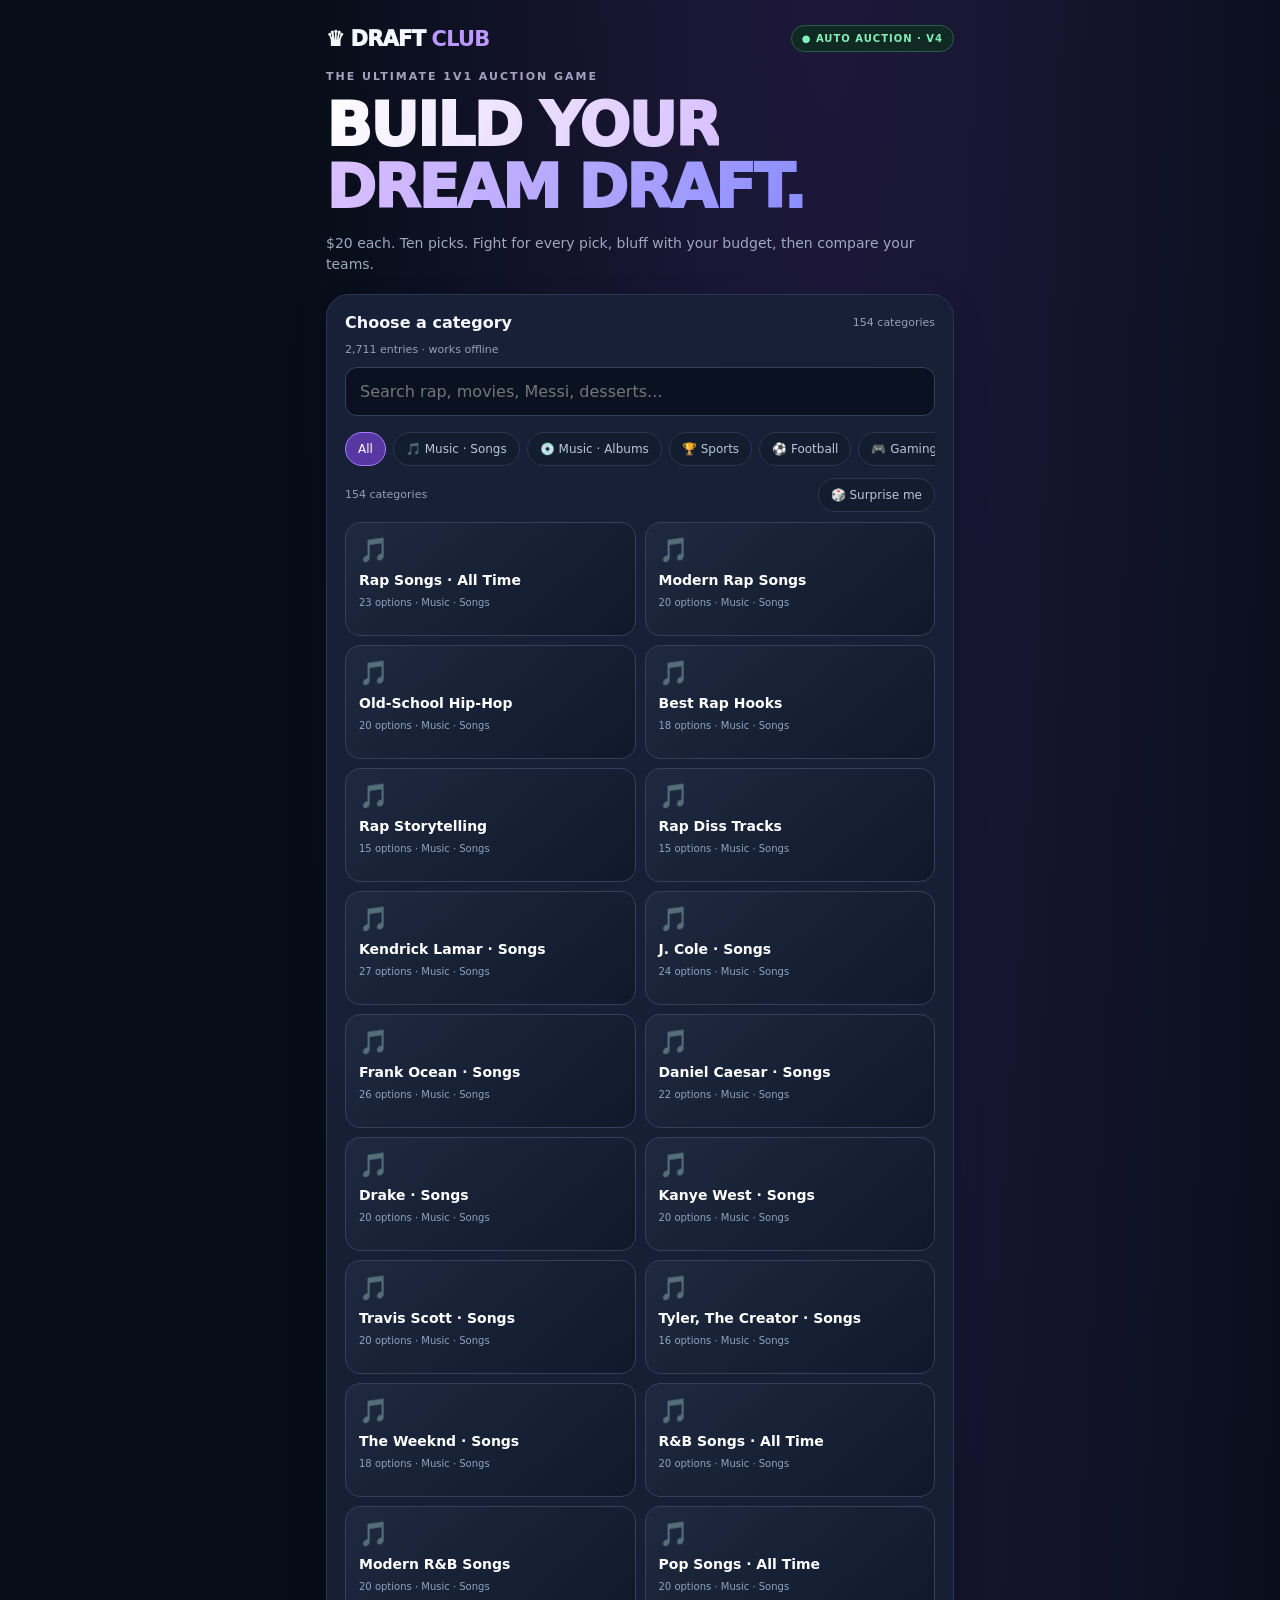
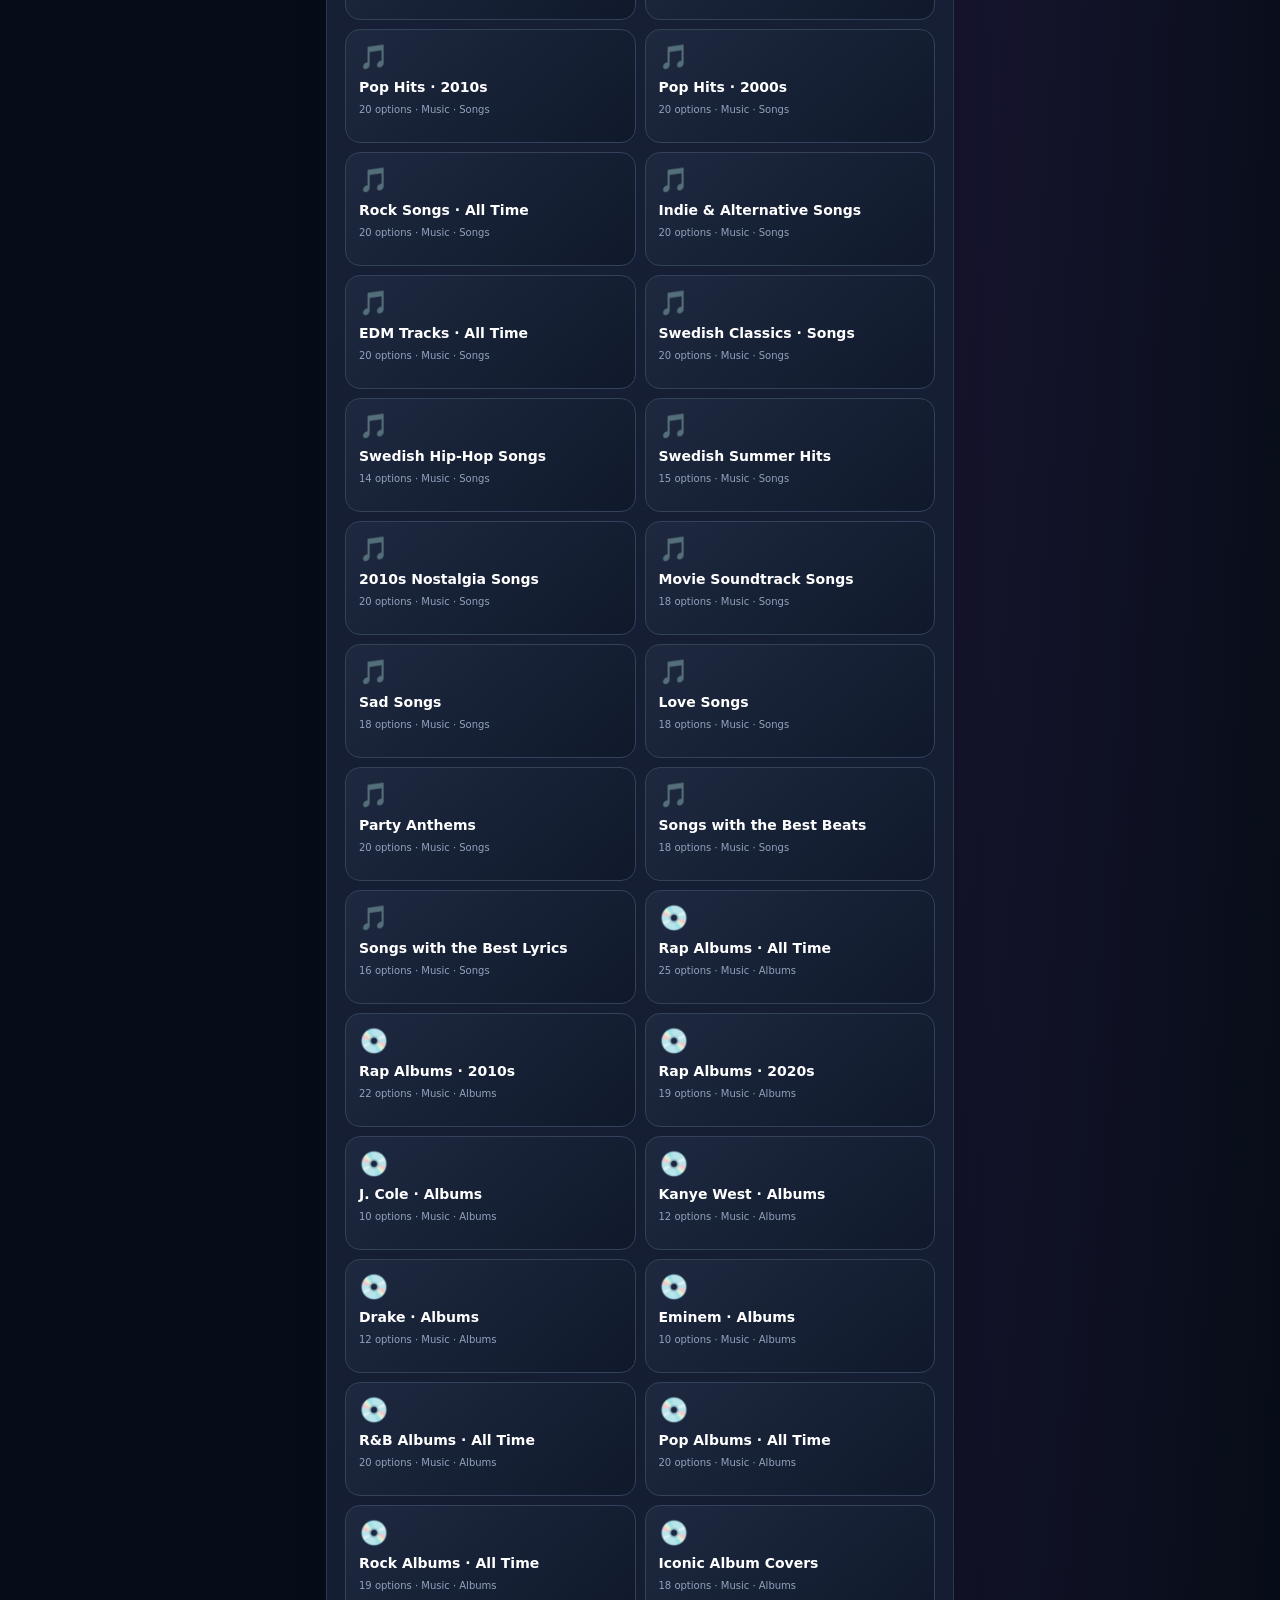
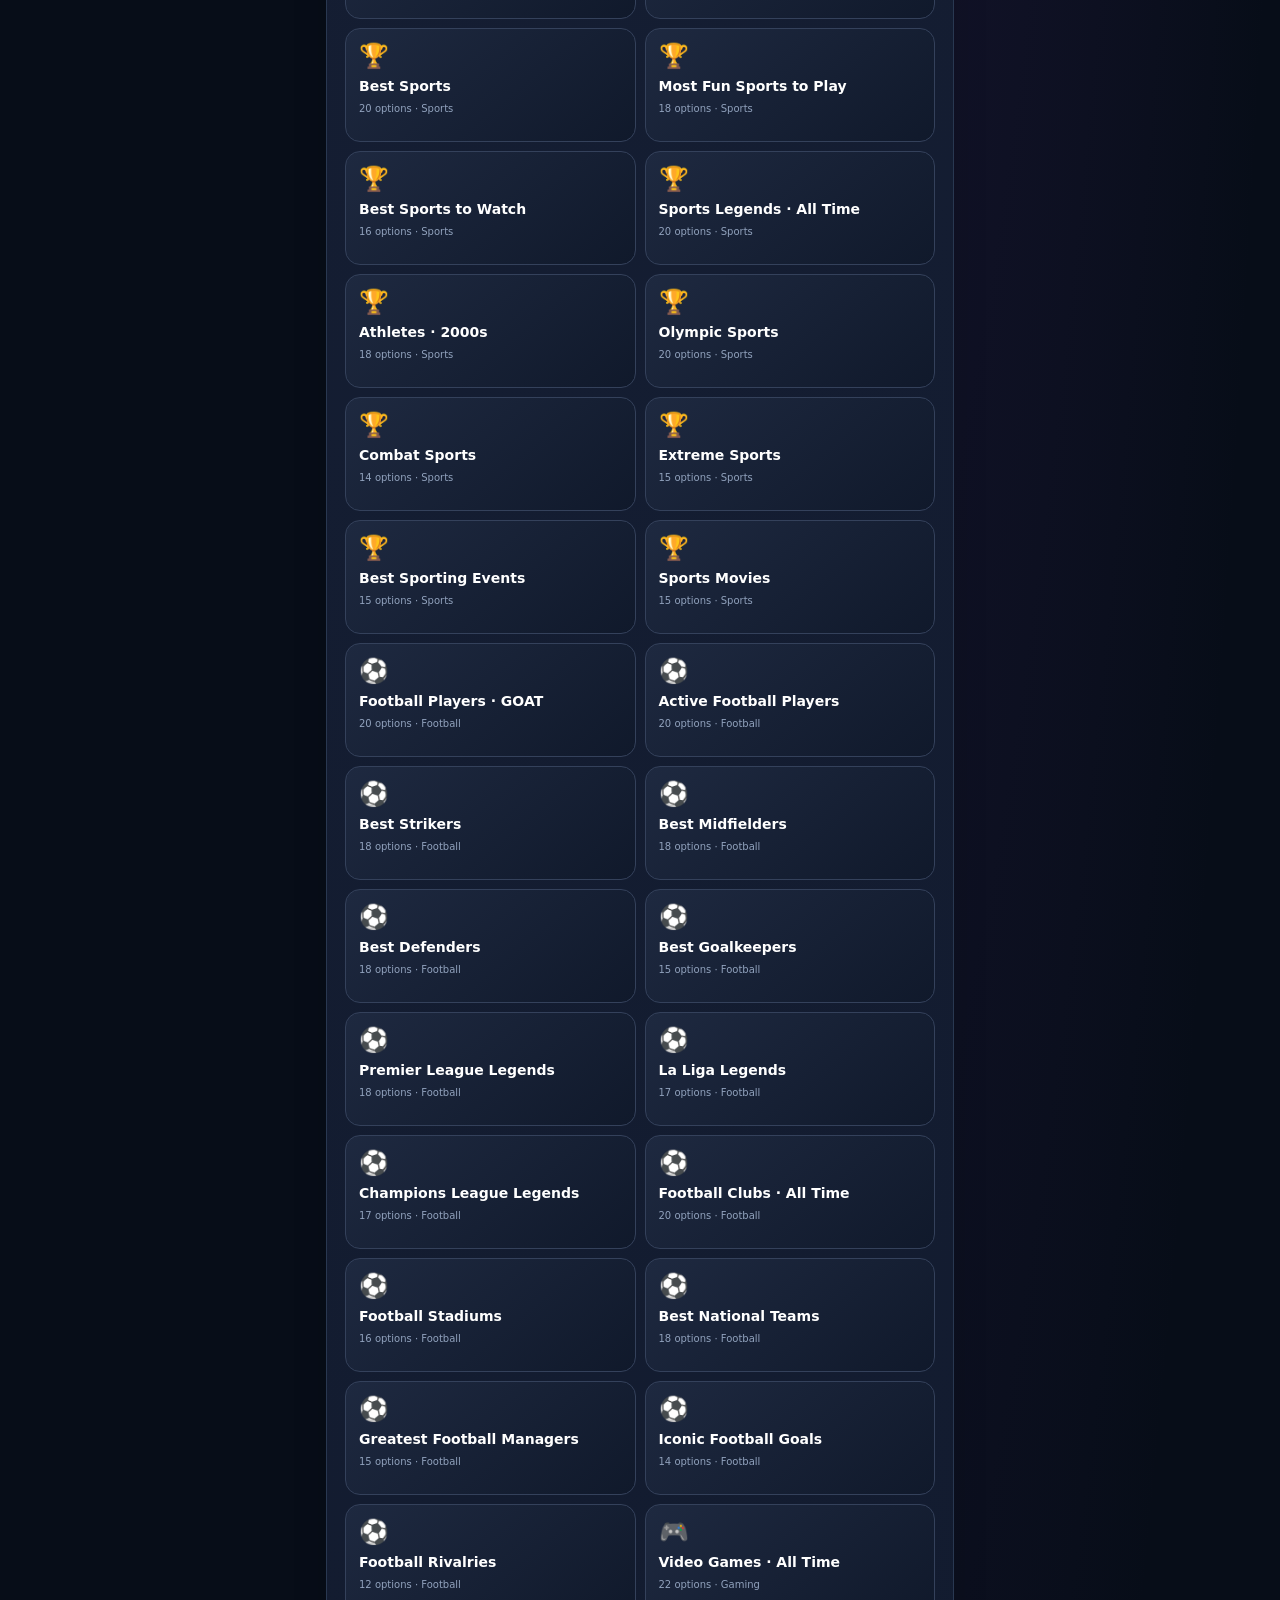
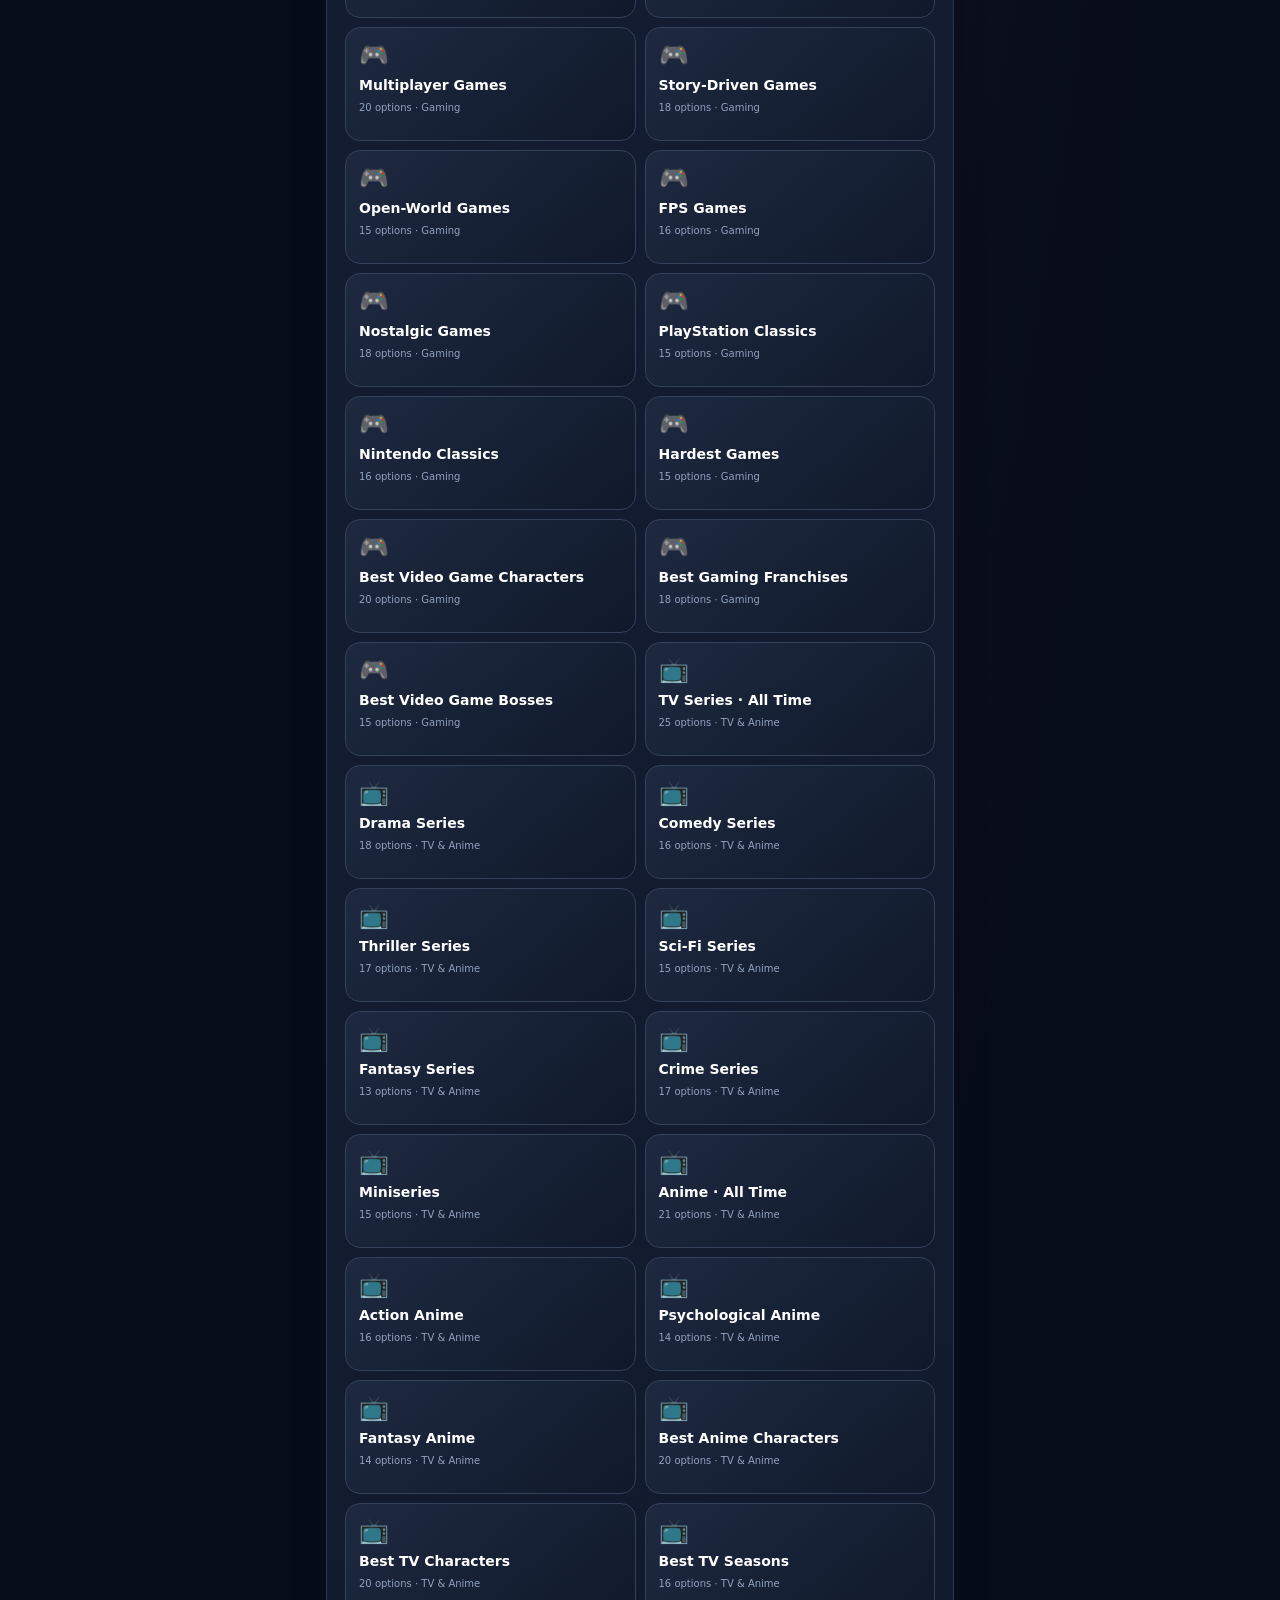
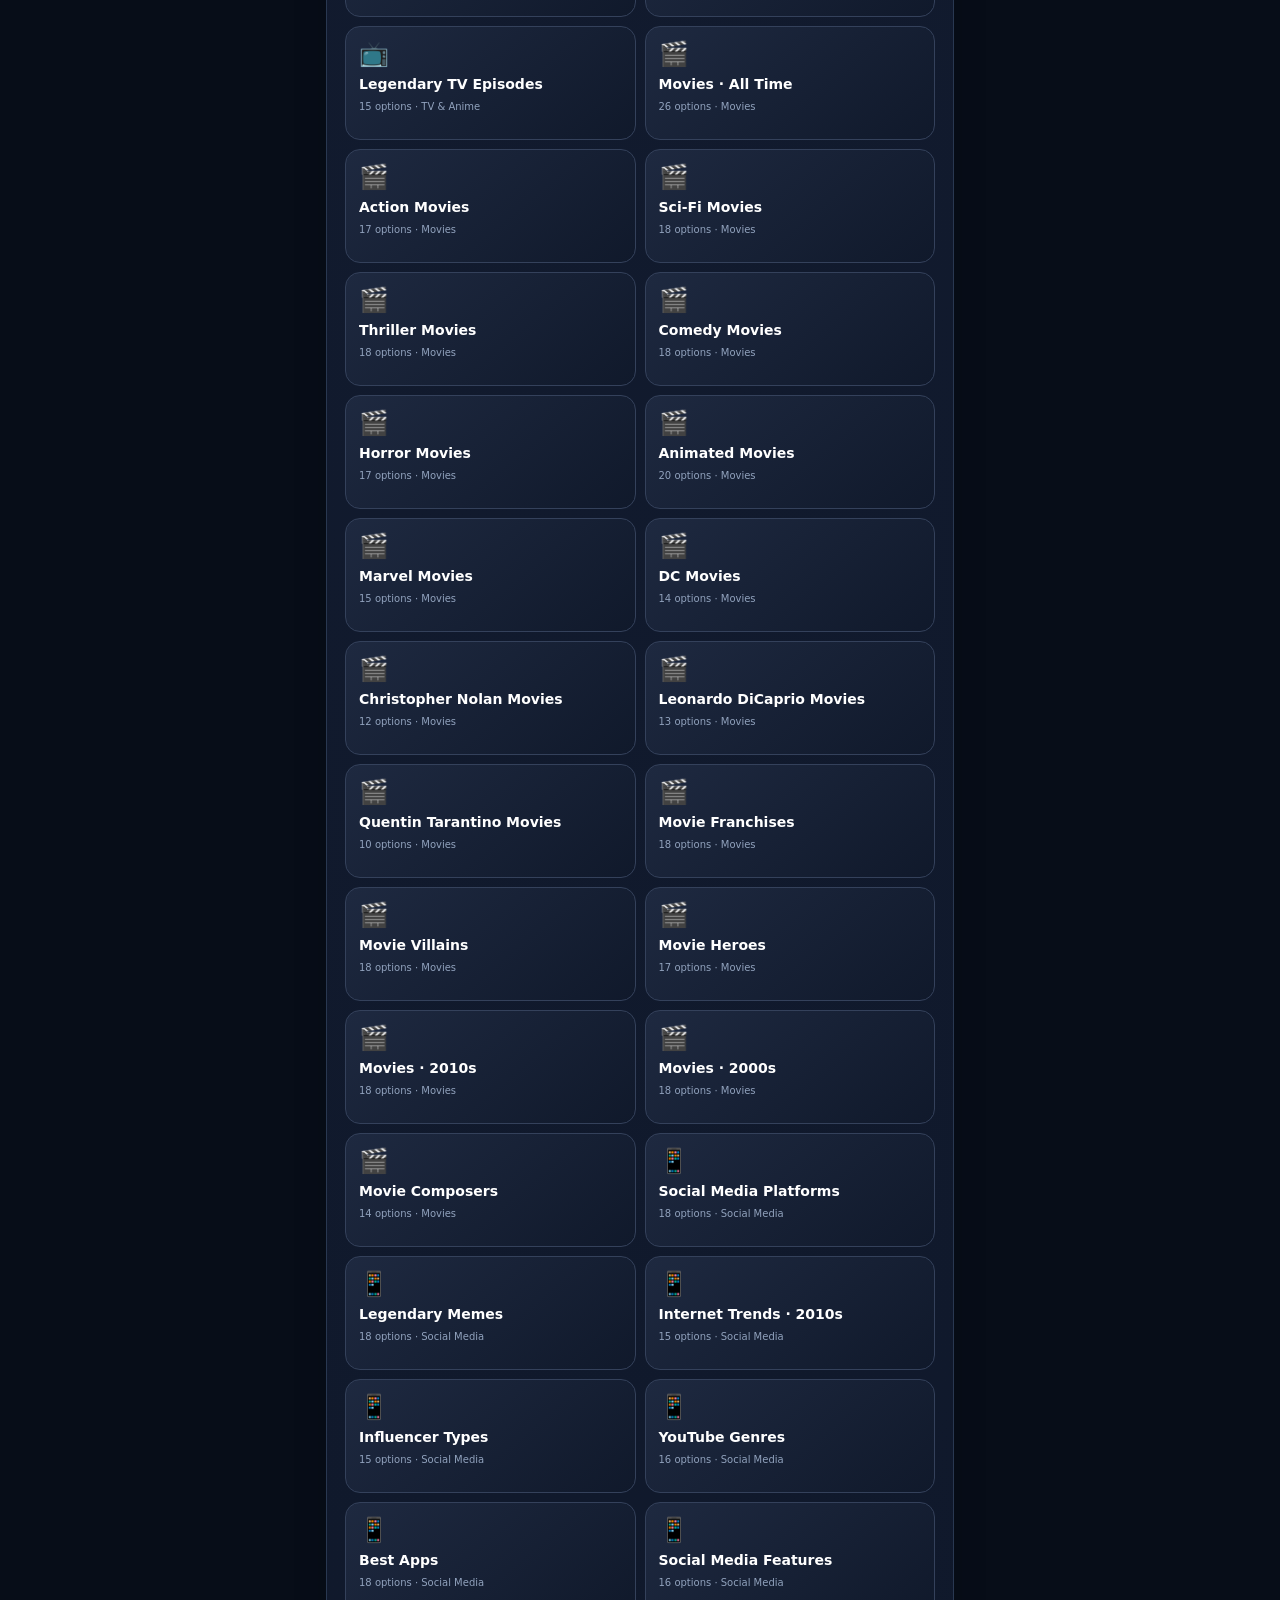
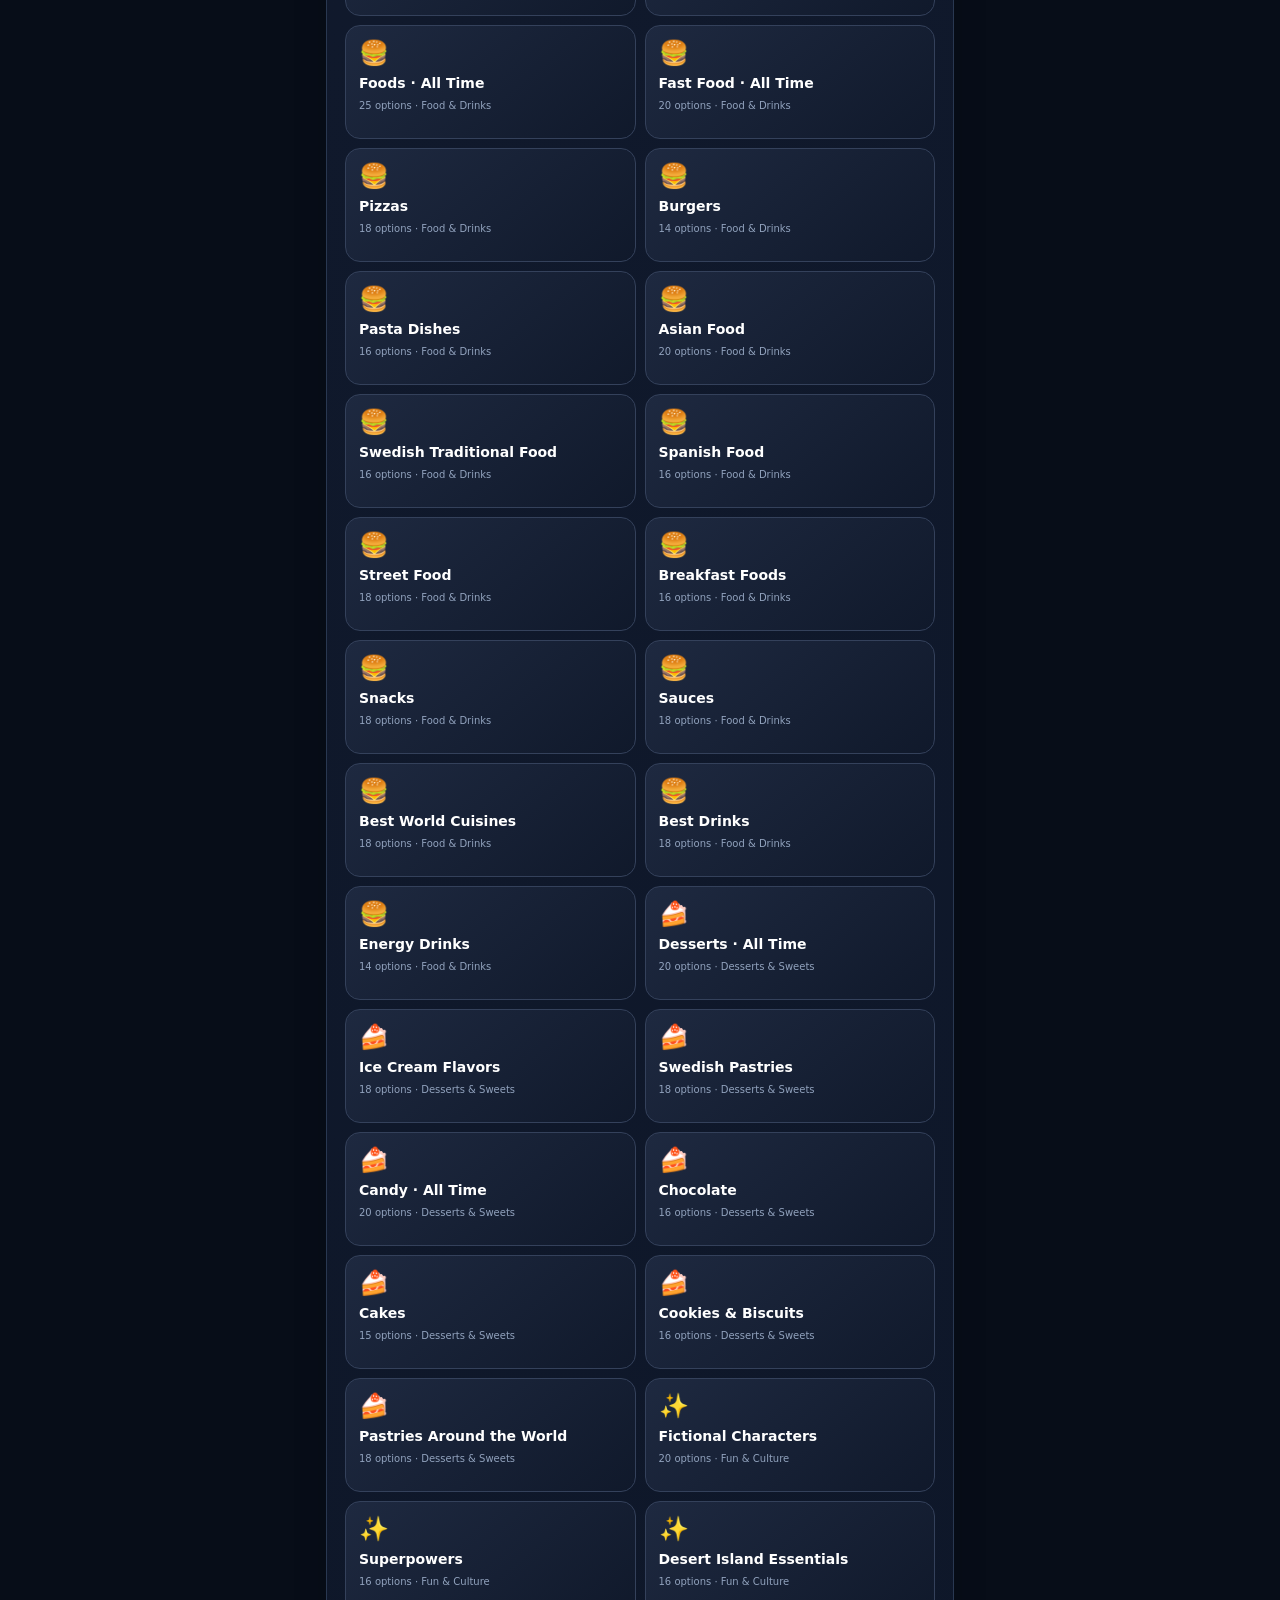
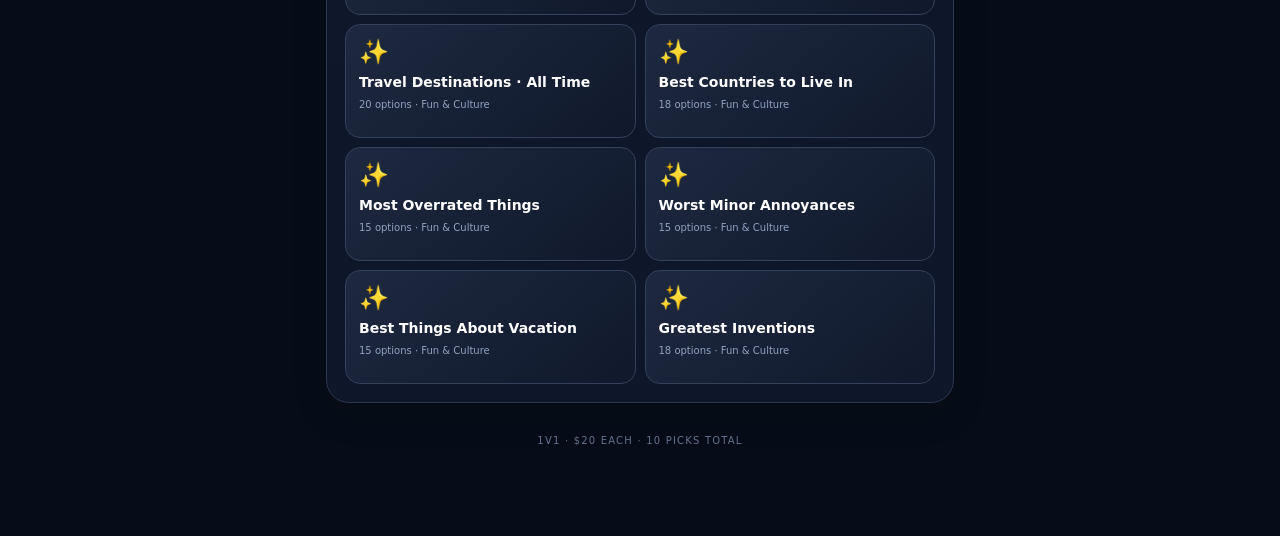
<file: V4.html>
<!DOCTYPE html><html lang="en"><head><meta charset="utf-8"><meta name="viewport" content="width=device-width,initial-scale=1,viewport-fit=cover"><meta name="theme-color" content="#070d18"><title>Draft Club · Offline</title><style>
:root{color-scheme:dark;font-family:system-ui,-apple-system,Segoe UI,sans-serif;background:#070d18;color:#f5f7ff}*{box-sizing:border-box}body{margin:0;background:radial-gradient(ellipse at 65% -12%,#462c776b,transparent 46%),#070d18;min-height:100vh}button,input{font:inherit}button{cursor:pointer}button:disabled{opacity:.35;cursor:not-allowed}button:focus-visible,input:focus-visible{outline:3px solid #ad9bff}.app{max-width:660px;margin:auto;padding:18px 16px 90px}.top{display:flex;align-items:center;justify-content:space-between;padding:7px 0 18px}.brand{font-weight:1000;font-size:21px;letter-spacing:-.8px}.brand b{color:#bc98ff}.tag{font-size:10px;font-weight:900;letter-spacing:1px;color:#83efba;border:1px solid #276047;background:#102a23;padding:7px 10px;border-radius:30px}.eyebrow{font-size:11px;font-weight:900;letter-spacing:2px;color:#a6a1bf;text-transform:uppercase}.headline{font-size:clamp(36px,9vw,60px);letter-spacing:-2px;font-weight:1000;line-height:1.03;margin:12px 0}.grad{background:linear-gradient(110deg,#fff,#d5bbff,#8a8eff);background-clip:text;-webkit-background-clip:text;color:transparent}.muted{color:#9da9bf;font-size:14px;line-height:1.55}.panel,.hero,.resultCard{background:linear-gradient(160deg,#172036,#0e1729);border:1px solid #293851;border-radius:23px;padding:18px;margin-top:18px;box-shadow:0 12px 35px #0002}.row{display:flex;align-items:center;justify-content:space-between;gap:10px}.sub{color:#92a0b7;font-size:11px}.search,.name{width:100%;padding:14px;background:#0a1222;color:#fff;border:1px solid #344059;border-radius:12px}.filters{display:flex;gap:7px;overflow-x:auto;padding:16px 0 12px;scrollbar-width:none}.chip{flex:0 0 auto;background:#131d30;border:1px solid #2b3750;color:#b9c7db;border-radius:50px;padding:9px 12px;font-size:12px}.chip.active{background:#5937a2;color:white;border-color:#a47cff}.catgrid{display:grid;grid-template-columns:repeat(2,minmax(0,1fr));gap:9px}.cat{border:1px solid #34415b;background:linear-gradient(140deg,#1e2940,#10192b);border-radius:15px;text-align:left;padding:13px;min-height:114px;color:#fff;display:flex;flex-direction:column;gap:8px}.cat .emoji{font-size:24px}.cat strong{font-size:14px;line-height:1.25}.cat small{color:#91a2bd;font-size:10px}.primary{background:linear-gradient(120deg,#9556fa,#633be4);box-shadow:0 6px 25px #682ac846;color:#fff;border:0;border-radius:15px;width:100%;padding:17px;font-weight:900;margin-top:14px}.back{border:0;background:transparent;color:#bbc7df;font-weight:750;padding:8px 0}.grid2{display:grid;grid-template-columns:repeat(2,minmax(0,1fr));gap:10px}.mode{background:#101a2d;color:#dce5f7;border:1px solid #35425b;border-radius:16px;padding:16px 10px;text-align:left}.mode.active{border-color:#b58dfc;background:#382458}.mode strong{font-size:15px;display:block}.mode small{color:#a2adc3;display:block;margin-top:7px;line-height:1.4}.sectiontitle{font-size:14px;margin:20px 0 9px}.player{border:1px solid #303b55;background:#121b2e;padding:14px;border-radius:16px;min-height:110px;text-align:center}.player.on{background:linear-gradient(130deg,#123d34,#132d32);border:2px solid #38d99c}.pname{font-size:13px;font-weight:900;overflow-wrap:anywhere}.money{font-size:28px;font-weight:1000;margin:6px 0}.picks{color:#a0abc0;font-size:11px}.turnpill{margin-top:6px;color:#6df0b4;font-size:11px;font-weight:900}.hero{text-align:center;margin-top:15px;padding:20px 12px 16px}.art{width:146px;height:146px;border-radius:16px;box-shadow:0 15px 35px #0007;margin:12px auto 10px;display:block;object-fit:cover}.itemtitle{font-size:clamp(23px,7vw,34px);font-weight:950;line-height:1.14;overflow-wrap:anywhere}.artist{color:#b4c5d8;font-size:13px;margin-top:5px}.pricelabel{font-size:11px;letter-spacing:2px;color:#99a6bb;margin-top:14px;font-weight:850}.price{font-size:43px;font-weight:1000}.turn{font-size:17px;text-align:center;font-weight:950;margin:18px 0 12px}.raise{display:flex;justify-content:space-between;align-items:center;background:#141d30;border:1px solid #2e3b53;border-radius:14px;padding:9px 12px;margin-bottom:12px}.stepper{display:flex;align-items:center;gap:12px}.stepper button{color:#fff;font-size:23px;font-weight:850;width:43px;height:43px;background:#2a3854;border:1px solid #405574;border-radius:11px}.stepper output{font-size:19px;min-width:48px;text-align:center;font-weight:950}.action{border:0;height:100px;border-radius:17px;color:white;font-weight:1000;font-size:18px;display:flex;flex-direction:column;align-items:center;justify-content:center;gap:3px}.action small{font-size:11px;font-weight:650}.action .symbol{font-size:29px}.give{background:linear-gradient(160deg,#f14d63,#b91c43)}.bid{background:linear-gradient(160deg,#29d582,#078e60)}.footnote{font-size:12px;color:#9aabc5;line-height:1.5}.notice{background:#152b30;border:1px solid #265e56;color:#96f2cc;border-radius:12px;padding:11px;margin:13px 0;font-size:12px}.drafts{display:grid;grid-template-columns:repeat(2,minmax(0,1fr));gap:10px;margin-top:18px}.list{padding:11px;border:1px solid #2c3850;border-radius:14px;background:#10192b}.list h3{font-size:13px;overflow-wrap:anywhere}.pickitem{display:flex;align-items:center;gap:8px;padding:7px 0;border-top:1px solid #29344d;font-size:11px;overflow-wrap:anywhere}.miniart{width:37px;height:37px;border-radius:6px;flex:none}.pickitem small{color:#a7b0c0}.pictext{min-width:0;flex:1}.secondary{width:100%;padding:14px 8px;border:1px solid #3b4864;background:#162238;color:white;border-radius:12px;font-weight:850}.result{font-size:27px;font-weight:1000}.score{font-size:36px;font-weight:1000}.center{text-align:center}.tip{color:#b0bbd0;font-size:12px;line-height:1.6}footer{padding-top:32px;text-align:center;font-size:10px;color:#64728c;letter-spacing:1.2px}@media(max-width:370px){.app{padding:12px 10px 60px}.action{font-size:16px}.cat{min-height:120px}}

/* Prevent iOS double-tap zoom during rapid bidding; pinch zoom remains available. */
html,body,button,input,select,textarea,a,[role="button"]{touch-action:manipulation}
</style></head><body><div class="app"><header class="top"><div class="brand">♛ DRAFT <b>CLUB</b></div><div class="tag">● AUTO AUCTION · V4</div></header><main id="view"><section class="panel" style="margin-top:35px;padding:24px"><h1 style="font-size:26px">This preview cannot run the game</h1><p class="muted">The HTML viewer you opened does not appear to execute JavaScript. The draft requires a browser or HTML viewer with JavaScript enabled. Open this file in a browser-capable HTML app, rather than the iPhone Files or ChatGPT preview.</p><p class="muted">The full game and category database are included inside this file. No internet connection is needed once it is opened in a compatible app.</p></section></main><footer>1V1 · $20 EACH · 10 PICKS TOTAL</footer></div><script>
const DATA=[{"group":"Music · Songs","name":"Rap Songs · All Time","items":["Lose Yourself","Stan","NY State of Mind","Juicy","Shook Ones Pt. II","C.R.E.A.M.","Alright","Money Trees","Sing About Me, I’m Dying of Thirst","Runaway","POWER","SICKO MODE","90210","No Role Modelz","The Story of O.J.","HUMBLE.","m.A.A.d city","Ms. Jackson","California Love","Still D.R.E.","Nuthin’ but a G Thang","Family Business","Devil in a New Dress"]},{"group":"Music · Songs","name":"Modern Rap Songs","items":["FE!N","Not Like Us","Like That","Family Ties","Praise The Lord (Da Shine)","goosebumps","SICKO MODE","Surround Sound","Rich Spirit","No Role Modelz","Middle Child","First Person Shooter","Jimmy Cooks","90210","Off The Grid","CARNIVAL","redrum","A Lot","Bank Account","Hotline Bling"]},{"group":"Music · Songs","name":"Old-School Hip-Hop","items":["Juicy","Big Poppa","Hypnotize","California Love","Changes","Dear Mama","Hit ’Em Up","N.Y. State of Mind","The World Is Yours","C.R.E.A.M.","Protect Ya Neck","Shook Ones Pt. II","It Was a Good Day","Straight Outta Compton","Gin and Juice","Still D.R.E.","Forgot About Dre","Ruff Ryders’ Anthem","Ms. Jackson","B.O.B."]},{"group":"Music · Songs","name":"Best Rap Hooks","items":["No Role Modelz","The Real Slim Shady","Without Me","In Da Club","Gold Digger","Stronger","SICKO MODE","HUMBLE.","Hotline Bling","God’s Plan","Mask Off","Goosebumps","The Box","XO TOUR Llif3","Bad and Boujee","Congratulations","Super Bass","Empire State of Mind"]},{"group":"Music · Songs","name":"Rap Storytelling","items":["Stan","Sing About Me, I’m Dying of Thirst","DUCKWORTH.","Brenda’s Got a Baby","Dance with the Devil","4 Your Eyez Only","Wet Dreamz","How Much a Dollar Cost","The Art of Peer Pressure","You Never Know","Keisha’s Song (Her Pain)","The Story of O.J.","Rewind","Mockingbird","Children’s Story"]},{"group":"Music · Songs","name":"Rap Diss Tracks","items":["Not Like Us","euphoria","Meet the Grahams","Hit ’Em Up","Ether","Takeover","The Story of Adidon","No Vaseline","Back to Back","Killshot","The Warning","Real Muthaphuckkin G’s","Like That","Family Matters","6:16 in LA"]},{"group":"Music · Songs","name":"Kendrick Lamar · Songs","items":["Money Trees","Sing About Me, I’m Dying of Thirst","m.A.A.d city","Swimming Pools (Drank)","Bitch, Don’t Kill My Vibe","The Art of Peer Pressure","Alright","King Kunta","The Blacker the Berry","Wesley’s Theory","i","u","DNA.","HUMBLE.","PRIDE.","FEAR.","DUCKWORTH.","ELEMENT.","Count Me Out","N95","Father Time","Mother I Sober","Not Like Us","euphoria","tv off","luther","squabble up"]},{"group":"Music · Songs","name":"J. Cole · Songs","items":["No Role Modelz","Love Yourz","Wet Dreamz","Apparently","G.O.M.D.","January 28th","03’ Adolescence","Fire Squad","A Tale of 2 Citiez","4 Your Eyez Only","Change","Neighbors","Deja Vu","Middle Child","a lot","Kevin’s Heart","ATM","The Climb Back","my life","amari","p r i d e . i s . t h e . d e v i l","Crooked Smile","Power Trip","Work Out"]},{"group":"Music · Songs","name":"Frank Ocean · Songs","items":["Nights","Pink + White","Self Control","White Ferrari","Ivy","Solo","Godspeed","Seigfried","Skyline To","Nikes","Close to You","Chanel","Biking","Provider","DHL","In My Room","Pyramids","Thinkin Bout You","Lost","Super Rich Kids","Sweet Life","Novacane","Swim Good","Bad Religion","Pilot Jones","American Wedding"]},{"group":"Music · Songs","name":"Daniel Caesar · Songs","items":["Best Part","Get You","Japanese Denim","Always","Superposition","Cyanide","Freudian","Blessed","We Find Love","Transform","Streetcar","Who Hurt You?","Hold Me Down","Loose","Neu Roses (Transgressor’s Song)","Entropy","Please Do Not Lean","Let Me Go","Valentina","Toronto 2014","Violet","Do You Like Me?"]},{"group":"Music · Songs","name":"Drake · Songs","items":["Marvins Room","Headlines","Take Care","Hold On, We’re Going Home","Started From the Bottom","Worst Behavior","Energy","Know Yourself","Hotline Bling","One Dance","Passionfruit","God’s Plan","Nice for What","Nonstop","Laugh Now Cry Later","Chicago Freestyle","Jungle","Feel No Ways","Tuscan Leather","Pound Cake / Paris Morton Music 2"]},{"group":"Music · Songs","name":"Kanye West · Songs","items":["Runaway","POWER","Devil in a New Dress","All of the Lights","Flashing Lights","Stronger","Good Life","Jesus Walks","Through the Wire","Family Business","Ultralight Beam","Father Stretch My Hands Pt. 1","Ghost Town","Bound 2","Black Skinhead","Heartless","Street Lights","Homecoming","Diamonds from Sierra Leone","Saint Pablo"]},{"group":"Music · Songs","name":"Travis Scott · Songs","items":["90210","SICKO MODE","goosebumps","STARGAZING","STOP TRYING TO BE GOD","ASTROTHUNDER","BUTTERFLY EFFECT","HIGHEST IN THE ROOM","MY EYES","FE!N","I KNOW ?","TELEKINESIS","MELTDOWN","Antidote","3500","Oh My Dis Side","Maria I’m Drunk","Nightcrawler","MAFIA","TIL FURTHER NOTICE"]},{"group":"Music · Songs","name":"Tyler, The Creator · Songs","items":["EARFQUAKE","NEW MAGIC WAND","GONE, GONE / THANK YOU","See You Again","WUSYANAME","SWEET / I THOUGHT YOU WANTED TO DANCE","IFHY","Yonkers","911 / Mr. Lonely","Boredom","Who Dat Boy","ARE WE STILL FRIENDS?","A BOY IS A GUN*","LUMBERJACK","DOGTOOTH","SORRY NOT SORRY"]},{"group":"Music · Songs","name":"The Weeknd · Songs","items":["Blinding Lights","Starboy","The Hills","Can’t Feel My Face","Save Your Tears","After Hours","Die For You","Call Out My Name","I Feel It Coming","Wicked Games","House of Balloons / Glass Table Girls","Often","Reminder","In Your Eyes","Out of Time","Less Than Zero","Heartless","Earned It"]},{"group":"Music · Songs","name":"R&B Songs · All Time","items":["Nights","Pink + White","Best Part","Get You","Japanese Denim","Thinkin Bout You","Snooze","Good Days","Kill Bill","Redbone","Adorn","Sure Thing","Cranes in the Sky","Ordinary People","No Scrubs","Dilemma","We Belong Together","Untitled (How Does It Feel)","Poison","Waterfalls"]},{"group":"Music · Songs","name":"Modern R&B Songs","items":["Snooze","Kill Bill","Good Days","Saturn","Best Part","Get You","Japanese Denim","Pink + White","Nights","Superposition","Cyanide","Heartbreak Anniversary","Leave The Door Open","Smokin Out The Window","Damage","Hrs and Hrs","Boo’d Up","Focus","Location","Talk"]},{"group":"Music · Songs","name":"Pop Songs · All Time","items":["Billie Jean","Thriller","Like a Prayer","Dancing Queen","I Wanna Dance with Somebody","Toxic","Bad Romance","Poker Face","Shake It Off","Rolling in the Deep","Someone Like You","Shape of You","Blinding Lights","Uptown Funk","Happy","Can’t Stop the Feeling!","Firework","Royals","Call Me Maybe","Viva la Vida"]},{"group":"Music · Songs","name":"Pop Hits · 2010s","items":["Somebody That I Used to Know","Rolling in the Deep","Royals","Get Lucky","Uptown Funk","Shape of You","Despacito","Havana","Closer","Cheap Thrills","Wake Me Up","Rather Be","Chandelier","Happy","Lean On","Starboy","Love Yourself","Sorry","Bad Guy","Shallow"]},{"group":"Music · Songs","name":"Pop Hits · 2000s","items":["Crazy in Love","Umbrella","Hey Ya!","Toxic","Hips Don’t Lie","Poker Face","Bad Romance","Viva la Vida","Mr. Brightside","In the End","Since U Been Gone","Apologize","Bleeding Love","Single Ladies","Yeah!","Low","I Gotta Feeling","Beautiful","Complicated","Clocks"]},{"group":"Music · Songs","name":"Rock Songs · All Time","items":["Bohemian Rhapsody","Stairway to Heaven","Hotel California","Smells Like Teen Spirit","Sweet Child O’ Mine","Back in Black","Thunderstruck","Highway to Hell","Enter Sandman","Paranoid","Wonderwall","Don’t Stop Believin’","Livin’ on a Prayer","Seven Nation Army","Mr. Brightside","Everlong","Dream On","Paint It Black","Comfortably Numb","Free Bird"]},{"group":"Music · Songs","name":"Indie & Alternative Songs","items":["505","Do I Wanna Know?","Fluorescent Adolescent","The Less I Know the Better","Let It Happen","Eventually","Sweater Weather","Somebody Else","Robbers","Riptide","Take Me Out","Mr. Brightside","Reptilia","Last Nite","Feel Good Inc.","Kids","Electric Feel","Pumped Up Kicks","Space Song","Chamber of Reflection"]},{"group":"Music · Songs","name":"EDM Tracks · All Time","items":["Levels","Wake Me Up","Animals","Titanium","Don’t You Worry Child","One (Your Name)","Greyhound","Clarity","Stay the Night","Lean On","Where Are Ü Now","Faded","Alone","Summer","Feel So Close","This Is What You Came For","Strobe","Scary Monsters and Nice Sprites","Turn Down for What","Secrets"]},{"group":"Music · Songs","name":"Swedish Classics · Songs","items":["Dancing Queen","Mamma Mia","The Winner Takes It All","Gimme! Gimme! Gimme!","Sommartider","När vi gräver guld i USA","Öppna landskap","Du är min man","Himlen är oskyldigt blå","Utan dina andetag","Kärleken väntar","Sverige","Kom igen Lena!","Det kommer aldrig va över för mig","Från och med du","Guld och gröna skogar","Michelangelo","Genom eld och vatten","Vart jag mig i världen vänder","En kväll i juni"]},{"group":"Music · Songs","name":"Swedish Hip-Hop Songs","items":["Katten i trakten","Samma gamla vanliga","Din låt","Mamma","Dansa","Malmö stad","Försent","Trakten min","Söder om söder","Luffare","Blod svett & tårar","Stockholmsnatt","Välkommen till förorten","Solen i ögonen"]},{"group":"Music · Songs","name":"Swedish Summer Hits","items":["Sommartider","Guld och gröna skogar","Bada nakna","Ingen sommar utan reggae","Kom igen Lena!","Sol vind och vatten","Från och med du","Vart jag mig i världen vänder","Dansa pausa","Jag kommer","Flytta på dej","Mikrofonkåt","När vi gräver guld i USA","Välkommen in","Alla som inte dansar"]},{"group":"Music · Songs","name":"2010s Nostalgia Songs","items":["Call Me Maybe","Gangnam Style","Party Rock Anthem","We Found Love","Somebody That I Used to Know","Counting Stars","Radioactive","Roar","Happy","Uptown Funk","Rather Be","Wake Me Up","Lean On","See You Again","Let Her Go","Riptide","Pompeii","Timber","Safe and Sound","Clarity"]},{"group":"Music · Songs","name":"Movie Soundtrack Songs","items":["My Heart Will Go On","Skyfall","Shallow","Let It Go","Circle of Life","Can You Feel the Love Tonight","A Whole New World","City of Stars","Lose Yourself","See You Again","Eye of the Tiger","Ghostbusters","I Will Always Love You","Time","Cornfield Chase","Concerning Hobbits","He’s a Pirate","Now We Are Free"]},{"group":"Music · Songs","name":"Sad Songs","items":["Someone Like You","Fix You","Let Her Go","All I Want","The Night We Met","Another Love","Skinny Love","When I Was Your Man","All Too Well","Liability","Hurt","Jealous","Self Control","White Ferrari","Godspeed","Love Yourz","Streetcar","Fourth of July"]},{"group":"Music · Songs","name":"Love Songs","items":["All of Me","Perfect","Best Part","Get You","Japanese Denim","Thinking Out Loud","Just the Way You Are","Love on Top","Make You Feel My Love","Yellow","Something","Can’t Help Falling in Love","At Last","Adore You","Die For You","Pink + White","I Will Always Love You","Until I Found You"]},{"group":"Music · Songs","name":"Party Anthems","items":["Yeah!","Low","Party Rock Anthem","Titanium","Levels","Danza Kuduro","Gasolina","Pepas","Temperature","Turn Down for What","Mr. Brightside","I Gotta Feeling","Uptown Funk","We Found Love","Dancing Queen","Get Lucky","Shots","Timber","Wake Me Up","Don’t Stop the Music"]},{"group":"Music · Songs","name":"Songs with the Best Beats","items":["Still D.R.E.","POWER","Money Trees","m.A.A.d city","SICKO MODE","90210","Mask Off","No Role Modelz","HUMBLE.","DNA.","Father Stretch My Hands Pt. 1","Devil in a New Dress","Shook Ones Pt. II","C.R.E.A.M.","Redbone","Nights","Goosebumps","Praise The Lord (Da Shine)"]},{"group":"Music · Songs","name":"Songs with the Best Lyrics","items":["Sing About Me, I’m Dying of Thirst","4 Your Eyez Only","Stan","DUCKWORTH.","How Much a Dollar Cost","Love Yourz","Mockingbird","The Blacker the Berry","Nights","Self Control","The Story of O.J.","Changes","Dance with the Devil","Hurt","Fast Car","Brenda’s Got a Baby"]},{"group":"Music · Albums","name":"Rap Albums · All Time","items":["Illmatic","To Pimp a Butterfly","good kid, m.A.A.d city","My Beautiful Dark Twisted Fantasy","The College Dropout","Late Registration","Graduation","The Blueprint","The Black Album","Ready to Die","Life After Death","All Eyez on Me","The Chronic","2001","Enter the Wu-Tang (36 Chambers)","The Marshall Mathers LP","The Eminem Show","Aquemini","Stankonia","Madvillainy","The Low End Theory","Midnight Marauders","DAMN.","2014 Forest Hills Drive","Rodeo"]},{"group":"Music · Albums","name":"Rap Albums · 2010s","items":["My Beautiful Dark Twisted Fantasy","good kid, m.A.A.d city","To Pimp a Butterfly","DAMN.","2014 Forest Hills Drive","4 Your Eyez Only","Take Care","Nothing Was the Same","If You’re Reading This It’s Too Late","Rodeo","ASTROWORLD","Birds in the Trap Sing McKnight","Culture","DS2","Flower Boy","IGOR","Some Rap Songs","The Life of Pablo","Yeezus","Daytona","Swimming","Blonde"]},{"group":"Music · Albums","name":"Rap Albums · 2020s","items":["The Off-Season","Mr. Morale & the Big Steppers","GNX","UTOPIA","Heroes & Villains","Melt My Eyez See Your Future","The Forever Story","King’s Disease III","Magic","Call Me If You Get Lost","Chromakopia","We Don’t Trust You","American Dream","Might Delete Later","Alfredo","It’s Almost Dry","The Melodic Blue","Pink Tape","Her Loss"]},{"group":"Music · Albums","name":"J. Cole · Albums","items":["Cole World: The Sideline Story","Born Sinner","2014 Forest Hills Drive","4 Your Eyez Only","KOD","The Off-Season","Might Delete Later","Revenge of the Dreamers III","Friday Night Lights","The Warm Up"]},{"group":"Music · Albums","name":"Kanye West · Albums","items":["The College Dropout","Late Registration","Graduation","808s & Heartbreak","My Beautiful Dark Twisted Fantasy","Yeezus","The Life of Pablo","ye","Jesus Is King","Donda","Watch the Throne","Kids See Ghosts"]},{"group":"Music · Albums","name":"Drake · Albums","items":["Thank Me Later","Take Care","Nothing Was the Same","If You’re Reading This It’s Too Late","Views","More Life","Scorpion","Certified Lover Boy","Honestly, Nevermind","Her Loss","For All the Dogs","Dark Lane Demo Tapes"]},{"group":"Music · Albums","name":"Eminem · Albums","items":["The Slim Shady LP","The Marshall Mathers LP","The Eminem Show","Encore","Relapse","Recovery","The Marshall Mathers LP 2","Kamikaze","Music to Be Murdered By","The Death of Slim Shady (Coup de Grâce)"]},{"group":"Music · Albums","name":"R&B Albums · All Time","items":["Blonde","channel ORANGE","Freudian","CASE STUDY 01","NEVER ENOUGH","Ctrl","SOS","ANTI","Lemonade","Beyoncé","House of Balloons","Trilogy","After Hours","Voodoo","Brown Sugar","Confessions","The Miseducation of Lauryn Hill","Songs in the Key of Life","Back to Black","What’s Going On"]},{"group":"Music · Albums","name":"Pop Albums · All Time","items":["Thriller","Bad","1989","Red","Folklore","21","25","Future Nostalgia","The Fame Monster","Born This Way","Teenage Dream","Back to Black","Lemonade","SOUR","Fine Line","After Hours","Starboy","Dua Lipa","Random Access Memories","Abbey Road"]},{"group":"Music · Albums","name":"Rock Albums · All Time","items":["Abbey Road","Revolver","The Dark Side of the Moon","Wish You Were Here","Rumours","Nevermind","In Utero","OK Computer","Kid A","The Wall","Back in Black","Led Zeppelin IV","The Joshua Tree","American Idiot","Hybrid Theory","Meteora","AM","Is This It","Californication"]},{"group":"Music · Albums","name":"Iconic Album Covers","items":["Abbey Road","The Dark Side of the Moon","Nevermind","To Pimp a Butterfly","Blonde","My Beautiful Dark Twisted Fantasy","The College Dropout","Astroworld","The Velvet Underground & Nico","Unknown Pleasures","The Life of Pablo","Graduation","Illmatic","Ready to Die","IGOR","DAMN.","Thriller","Rumours"]},{"group":"Sports","name":"Best Sports","items":["Fotboll","Basket","Tennis","Formel 1","Ishockey","Handboll","Volleyboll","Boxning","MMA","Golf","Friidrott","Simning","Padel","Badminton","Baseboll","Amerikansk fotboll","Rugby","Futsal","Cykling","Skidåkning"]},{"group":"Sports","name":"Most Fun Sports to Play","items":["Fotboll","Futsal","Basket","Padel","Tennis","Beachvolleyboll","Handboll","Badminton","Pingis","Golf","Bowling","Paintball","Innebandy","Volleyboll","Biljard","Pickleball","Dodgeball","Frisbeegolf"]},{"group":"Sports","name":"Best Sports to Watch","items":["Fotboll","Champions League-fotboll","NBA-basket","Formel 1","UFC","Boxning","Wimbledon","Ishockey-VM","NFL","Olympiska spelen","Handboll","Friidrott","Cricket","Baseboll","Rugby","Dart"]},{"group":"Sports","name":"Sports Legends · All Time","items":["Michael Jordan","Lionel Messi","Cristiano Ronaldo","Muhammad Ali","Serena Williams","Usain Bolt","LeBron James","Roger Federer","Rafael Nadal","Novak Djokovic","Tom Brady","Tiger Woods","Michael Phelps","Wayne Gretzky","Pelé","Diego Maradona","Simone Biles","Lewis Hamilton","Michael Schumacher","Kobe Bryant"]},{"group":"Sports","name":"Athletes · 2000s","items":["Lionel Messi","Cristiano Ronaldo","LeBron James","Kobe Bryant","Serena Williams","Roger Federer","Rafael Nadal","Novak Djokovic","Usain Bolt","Michael Phelps","Lewis Hamilton","Max Verstappen","Tom Brady","Stephen Curry","Conor McGregor","Tiger Woods","Zlatan Ibrahimović","Katie Ledecky"]},{"group":"Sports","name":"Olympic Sports","items":["100 meter","200 meter","Maraton","Längdhopp","Höjdhopp","Stavhopp","Simning","Gymnastik","Bordtennis","Tennis","Basket","Fotboll","Boxning","Brottning","Judo","Skateboard","Bågskytte","Cykel","Rodd","Fäktning"]},{"group":"Sports","name":"Combat Sports","items":["Boxning","MMA","Muay thai","Kickboxning","Judo","Karate","Taekwondo","Brasiliansk jiu-jitsu","Brottning","Sambo","Kung fu","Fäktning","Krav maga","Capoeira"]},{"group":"Sports","name":"Extreme Sports","items":["Fallskärmshoppning","Surfing","Skateboard","Snowboard","BMX","Parkour","Klättring","Wingsuit","Downhill mountainbike","Kitesurfing","Motocross","Wakeboard","Basejump","Freeride-skidor","Bungyjump"]},{"group":"Sports","name":"Best Sporting Events","items":["Fotbolls-VM","Champions League-final","OS","Super Bowl","NBA Finals","Wimbledon-final","El Clásico","Formel 1 Monaco GP","UFC-titelmatch","Tour de France","NHL Stanley Cup-final","Fotbolls-EM","Copa América-final","The Masters","World Series"]},{"group":"Sports","name":"Sports Movies","items":["Rocky","Creed","Warrior","Moneyball","Remember the Titans","Coach Carter","Rush","Ford v Ferrari","Raging Bull","Million Dollar Baby","The Blind Side","The Karate Kid","Invictus","The Fighter","Space Jam"]},{"group":"Football","name":"Football Players · GOAT","items":["Lionel Messi","Cristiano Ronaldo","Pelé","Diego Maradona","Johan Cruyff","Zinedine Zidane","Ronaldo Nazário","Ronaldinho","Franz Beckenbauer","Alfredo Di Stéfano","Michel Platini","Andrés Iniesta","Xavi","Thierry Henry","Paolo Maldini","George Best","Ferenc Puskás","Garrincha","Luka Modrić","Zlatan Ibrahimović"]},{"group":"Football","name":"Active Football Players","items":["Kylian Mbappé","Erling Haaland","Vinícius Júnior","Jude Bellingham","Lamine Yamal","Mohamed Salah","Harry Kane","Rodri","Pedri","Jamal Musiala","Florian Wirtz","Bukayo Saka","Phil Foden","Cole Palmer","Raphinha","Khvicha Kvaratskhelia","Lautaro Martínez","Alexander Isak","Federico Valverde","Declan Rice"]},{"group":"Football","name":"Best Strikers","items":["Lionel Messi","Cristiano Ronaldo","Ronaldo Nazário","Thierry Henry","Luis Suárez","Robert Lewandowski","Karim Benzema","Erling Haaland","Kylian Mbappé","Zlatan Ibrahimović","Sergio Agüero","Didier Drogba","Samuel Eto’o","Wayne Rooney","Marco van Basten","Pelé","Romário","Harry Kane"]},{"group":"Football","name":"Best Midfielders","items":["Zinedine Zidane","Andrés Iniesta","Xavi","Luka Modrić","Toni Kroos","Kevin De Bruyne","Andrea Pirlo","Steven Gerrard","Frank Lampard","Paul Scholes","Kaká","Ronaldinho","Jude Bellingham","Rodri","Sergio Busquets","Patrick Vieira","Claude Makélélé","Yaya Touré"]},{"group":"Football","name":"Best Defenders","items":["Paolo Maldini","Sergio Ramos","Virgil van Dijk","Franz Beckenbauer","Fabio Cannavaro","Carles Puyol","Alessandro Nesta","Roberto Carlos","Cafu","Philipp Lahm","Marcelo","Giorgio Chiellini","John Terry","Rio Ferdinand","Nemanja Vidić","Gerard Piqué","Thiago Silva","Dani Alves"]},{"group":"Football","name":"Best Goalkeepers","items":["Gianluigi Buffon","Manuel Neuer","Iker Casillas","Lev Yashin","Peter Schmeichel","Oliver Kahn","Edwin van der Sar","Thibaut Courtois","Alisson Becker","Ederson","Petr Čech","David de Gea","Jan Oblak","Emiliano Martínez","Marc-André ter Stegen"]},{"group":"Football","name":"Premier League Legends","items":["Thierry Henry","Wayne Rooney","Alan Shearer","Cristiano Ronaldo","Mohamed Salah","Kevin De Bruyne","Steven Gerrard","Frank Lampard","Sergio Agüero","Didier Drogba","Harry Kane","Ryan Giggs","Paul Scholes","Patrick Vieira","Eden Hazard","Robin van Persie","Virgil van Dijk","John Terry"]},{"group":"Football","name":"La Liga Legends","items":["Lionel Messi","Cristiano Ronaldo","Andrés Iniesta","Xavi","Zinedine Zidane","Ronaldinho","Karim Benzema","Luka Modrić","Toni Kroos","Sergio Ramos","Luis Suárez","Iker Casillas","Raúl","David Villa","Sergio Busquets","Neymar","Antoine Griezmann"]},{"group":"Football","name":"Champions League Legends","items":["Cristiano Ronaldo","Lionel Messi","Karim Benzema","Luka Modrić","Toni Kroos","Sergio Ramos","Iker Casillas","Paolo Maldini","Clarence Seedorf","Andrés Iniesta","Xavi","Robert Lewandowski","Mohamed Salah","Kaká","Zinedine Zidane","Raúl","Didier Drogba"]},{"group":"Football","name":"Football Clubs · All Time","items":["Real Madrid","FC Barcelona","Manchester United","Liverpool","Bayern München","AC Milan","Inter","Juventus","Ajax","Benfica","Chelsea","Arsenal","Manchester City","PSG","Borussia Dortmund","Atlético Madrid","Napoli","Boca Juniors","River Plate","Celtic"]},{"group":"Football","name":"Football Stadiums","items":["Santiago Bernabéu","Camp Nou","Anfield","Old Trafford","San Siro","Allianz Arena","Wembley","Signal Iduna Park","Stamford Bridge","Emirates Stadium","Parc des Princes","Metropolitano","Maracanã","La Bombonera","Tottenham Hotspur Stadium","Celtic Park"]},{"group":"Football","name":"Best National Teams","items":["Brasilien","Argentina","Frankrike","Tyskland","Spanien","Italien","England","Portugal","Nederländerna","Uruguay","Kroatien","Belgien","Marocko","Japan","Sverige","Danmark","Colombia","Nigeria"]},{"group":"Football","name":"Greatest Football Managers","items":["Pep Guardiola","Carlo Ancelotti","José Mourinho","Sir Alex Ferguson","Jürgen Klopp","Zinedine Zidane","Arsène Wenger","Johan Cruyff","Arrigo Sacchi","Vicente del Bosque","Antonio Conte","Diego Simeone","Luis Enrique","Marcelo Bielsa","Xabi Alonso"]},{"group":"Football","name":"Iconic Football Goals","items":["Messi mot Getafe 2007","Ronaldo cykelspark mot Juventus 2018","Zidane volley mot Leverkusen 2002","Maradona mot England 1986","Agüero 93:20","Roberto Carlos frispark mot Frankrike","Ibrahimović cykelspark mot England","Bale cykelspark mot Liverpool","James Rodríguez mot Uruguay 2014","Van Persies nick mot Spanien 2014","Messi mot Real Madrid 2017","Götzes VM-finalmål 2014","Iniesta VM-final 2010","Ronaldo mot Porto 2009"]},{"group":"Football","name":"Football Rivalries","items":["Messi vs Ronaldo","Real Madrid vs Barcelona","Liverpool vs Manchester United","Arsenal vs Tottenham","Inter vs AC Milan","Boca Juniors vs River Plate","Celtic vs Rangers","Manchester City vs Manchester United","Bayern vs Dortmund","PSG vs Marseille","Argentina vs Brasilien","England vs Tyskland"]},{"group":"Gaming","name":"Video Games · All Time","items":["Minecraft","Grand Theft Auto V","Red Dead Redemption 2","The Witcher 3","The Last of Us","Elden Ring","Dark Souls","Skyrim","The Legend of Zelda: Breath of the Wild","Super Mario 64","Super Mario Odyssey","God of War (2018)","God of War Ragnarök","Halo 3","Call of Duty: Modern Warfare 2 (2009)","Counter-Strike","Portal 2","Half-Life 2","Tetris","Fortnite","Roblox","Pokémon Emerald"]},{"group":"Gaming","name":"Multiplayer Games","items":["Valorant","Counter-Strike 2","Fortnite","Minecraft","Rocket League","League of Legends","Overwatch 2","Apex Legends","Rainbow Six Siege","Call of Duty: Warzone","GTA Online","Among Us","Fall Guys","EA Sports FC","Mario Kart 8 Deluxe","Super Smash Bros. Ultimate","Dead by Daylight","Dota 2","PUBG","Sea of Thieves"]},{"group":"Gaming","name":"Story-Driven Games","items":["Red Dead Redemption 2","The Last of Us","The Last of Us Part II","God of War (2018)","God of War Ragnarök","The Witcher 3","Cyberpunk 2077","Detroit: Become Human","Life is Strange","Ghost of Tsushima","Uncharted 4","Mass Effect 2","Baldur’s Gate 3","Disco Elysium","Outer Wilds","BioShock Infinite","Horizon Zero Dawn","A Plague Tale: Requiem"]},{"group":"Gaming","name":"Open-World Games","items":["GTA V","Red Dead Redemption 2","The Witcher 3","Skyrim","Elden Ring","Breath of the Wild","Tears of the Kingdom","Cyberpunk 2077","Minecraft","Ghost of Tsushima","Horizon Forbidden West","Fallout: New Vegas","Far Cry 3","Assassin’s Creed Odyssey","No Man’s Sky"]},{"group":"Gaming","name":"FPS Games","items":["Counter-Strike 2","Valorant","Call of Duty: Modern Warfare 2","Call of Duty: Black Ops II","Halo 3","Titanfall 2","DOOM Eternal","Battlefield 3","Battlefield 1","Rainbow Six Siege","Overwatch 2","Apex Legends","Destiny 2","Escape from Tarkov","Half-Life 2","Team Fortress 2"]},{"group":"Gaming","name":"Nostalgic Games","items":["Minecraft","Club Penguin","Wii Sports","Mario Kart Wii","Subway Surfers","Temple Run","Angry Birds","Plants vs. Zombies","Pokémon FireRed","Pokémon Emerald","GTA San Andreas","Guitar Hero III","LittleBigPlanet","New Super Mario Bros.","LEGO Star Wars: The Complete Saga","Roblox","Fruit Ninja","Flappy Bird"]},{"group":"Gaming","name":"PlayStation Classics","items":["The Last of Us","Uncharted 2","Uncharted 4","God of War III","God of War (2018)","Spider-Man (2018)","Bloodborne","Ghost of Tsushima","Shadow of the Colossus","Ratchet & Clank","Gran Turismo 4","LittleBigPlanet","Horizon Zero Dawn","Infamous 2","Metal Gear Solid 3"]},{"group":"Gaming","name":"Nintendo Classics","items":["Super Mario 64","Super Mario Galaxy","Super Mario Odyssey","Mario Kart Wii","Mario Kart 8 Deluxe","Breath of the Wild","Tears of the Kingdom","Ocarina of Time","Majora’s Mask","Super Smash Bros. Melee","Super Smash Bros. Ultimate","Pokémon Emerald","Pokémon HeartGold","Animal Crossing: New Horizons","Wii Sports","Metroid Prime"]},{"group":"Gaming","name":"Hardest Games","items":["Sekiro: Shadows Die Twice","Elden Ring","Dark Souls","Dark Souls III","Bloodborne","Cuphead","Hollow Knight","Celeste","Super Meat Boy","Getting Over It","Jump King","Geometry Dash","Nioh 2","Returnal","Ghosts ’n Goblins"]},{"group":"Gaming","name":"Best Video Game Characters","items":["Arthur Morgan","Kratos","Joel Miller","Ellie Williams","Geralt of Rivia","Lara Croft","Mario","Link","Master Chief","Nathan Drake","CJ (Carl Johnson)","Trevor Philips","Solid Snake","Cloud Strife","Gordon Freeman","Sonic","Steve (Minecraft)","Kirby","Ezio Auditore","Leon S. Kennedy"]},{"group":"Gaming","name":"Best Gaming Franchises","items":["Grand Theft Auto","The Legend of Zelda","Super Mario","Pokémon","Call of Duty","Halo","God of War","The Last of Us","Red Dead Redemption","Dark Souls","Assassin’s Creed","Final Fantasy","Uncharted","Resident Evil","Mario Kart","The Elder Scrolls","Metal Gear","Mass Effect"]},{"group":"Gaming","name":"Best Video Game Bosses","items":["Malenia","Isshin, the Sword Saint","Nameless King","Ornstein and Smough","Sans","Ganondorf","Gwyn, Lord of Cinder","Gehrman, the First Hunter","Radahn","Sister Friede","The End (Metal Gear Solid 3)","Sephiroth","Mr. Freeze (Arkham City)","Baldur (God of War)","Slave Knight Gael"]},{"group":"TV & Anime","name":"TV Series · All Time","items":["Breaking Bad","Attack on Titan","The Sopranos","The Wire","Better Call Saul","Game of Thrones","Succession","Dark","Chernobyl","The Office (US)","Friends","Seinfeld","True Detective","Lost","The Last of Us","Peaky Blinders","Stranger Things","Narcos","The Boys","The Bear","Sherlock","Mr. Robot","Fargo","Mad Men","Prison Break"]},{"group":"TV & Anime","name":"Drama Series","items":["Breaking Bad","Better Call Saul","The Sopranos","The Wire","Succession","Mad Men","The Bear","The Crown","Fargo","True Detective","Ozark","The Americans","Six Feet Under","Peaky Blinders","Narcos","Mindhunter","House of Cards","The Leftovers"]},{"group":"TV & Anime","name":"Comedy Series","items":["The Office (US)","Friends","Seinfeld","Brooklyn Nine-Nine","Modern Family","Community","Parks and Recreation","Arrested Development","It’s Always Sunny in Philadelphia","How I Met Your Mother","The Good Place","Ted Lasso","The Simpsons","South Park","Rick and Morty","Fleabag"]},{"group":"TV & Anime","name":"Thriller Series","items":["Dark","True Detective","Mindhunter","Mr. Robot","Severance","Ozark","Breaking Bad","Prison Break","The Night Of","Fargo","Dexter","You","Black Mirror","Lost","The Americans","Hannibal","The Killing"]},{"group":"TV & Anime","name":"Sci-Fi Series","items":["Dark","Black Mirror","Stranger Things","Severance","The Expanse","Westworld","Doctor Who","The X-Files","Lost","Battlestar Galactica","Silo","Andor","Star Trek: The Next Generation","The Mandalorian","Altered Carbon"]},{"group":"TV & Anime","name":"Fantasy Series","items":["Game of Thrones","House of the Dragon","The Witcher","The Lord of the Rings: The Rings of Power","The Sandman","Supernatural","Buffy the Vampire Slayer","The Last Kingdom","Merlin","Avatar: The Last Airbender","The Legend of Korra","Once Upon a Time","His Dark Materials"]},{"group":"TV & Anime","name":"Crime Series","items":["The Wire","The Sopranos","Breaking Bad","Better Call Saul","Narcos","Mindhunter","True Detective","Fargo","Dexter","Sherlock","Broadchurch","Luther","Bosch","Ozark","Peaky Blinders","The Shield","Line of Duty"]},{"group":"TV & Anime","name":"Miniseries","items":["Chernobyl","Band of Brothers","The Queen’s Gambit","When They See Us","Mare of Easttown","The Night Of","Unbelievable","The Pacific","Watchmen","Dopesick","Beef","Baby Reindeer","Sharp Objects","Normal People","The Last Dance"]},{"group":"TV & Anime","name":"Anime · All Time","items":["Attack on Titan","Fullmetal Alchemist: Brotherhood","Death Note","Steins;Gate","Hunter x Hunter","Vinland Saga","Monster","Code Geass","Cowboy Bebop","Neon Genesis Evangelion","One Piece","Naruto","Bleach","Dragon Ball Z","Demon Slayer","Jujutsu Kaisen","Mob Psycho 100","Frieren: Beyond Journey’s End","Re:Zero","Berserk (1997)","Violet Evergarden"]},{"group":"TV & Anime","name":"Action Anime","items":["Attack on Titan","Jujutsu Kaisen","Demon Slayer","Naruto Shippuden","One Piece","Bleach","Dragon Ball Z","Hunter x Hunter","Chainsaw Man","Fullmetal Alchemist: Brotherhood","Mob Psycho 100","My Hero Academia","Black Clover","Solo Leveling","Fate/Zero","Vinland Saga"]},{"group":"TV & Anime","name":"Psychological Anime","items":["Death Note","Monster","Steins;Gate","Code Geass","Neon Genesis Evangelion","Paranoia Agent","Serial Experiments Lain","Psycho-Pass","Erased","Perfect Blue","Re:Zero","The Promised Neverland","Welcome to the N.H.K.","Death Parade"]},{"group":"TV & Anime","name":"Fantasy Anime","items":["Attack on Titan","Frieren: Beyond Journey’s End","Re:Zero","Mushoku Tensei","Made in Abyss","Fullmetal Alchemist: Brotherhood","Berserk (1997)","Delicious in Dungeon","Fate/Zero","Demon Slayer","Konosuba","Overlord","That Time I Got Reincarnated as a Slime","Ranking of Kings"]},{"group":"TV & Anime","name":"Best Anime Characters","items":["Eren Yeager","Levi Ackerman","Erwin Smith","Light Yagami","L Lawliet","Lelouch Lamperouge","Thorfinn","Askeladd","Guts","Griffith","Johan Liebert","Gon Freecss","Killua Zoldyck","Edward Elric","Spike Spiegel","Subaru Natsuki","Itachi Uchiha","Naruto Uzumaki","Monkey D. Luffy","Gojo Satoru"]},{"group":"TV & Anime","name":"Best TV Characters","items":["Walter White","Jesse Pinkman","Saul Goodman","Gustavo Fring","Tony Soprano","Tyrion Lannister","Jon Snow","Eren Yeager","Levi Ackerman","Thomas Shelby","Omar Little","Kendall Roy","Don Draper","Michael Scott","Sherlock Holmes","Rust Cohle","Dexter Morgan","Eleven","Jimmy McGill","Kim Wexler"]},{"group":"TV & Anime","name":"Best TV Seasons","items":["Attack on Titan säsong 3","Attack on Titan The Final Season","Breaking Bad säsong 5","Breaking Bad säsong 4","Better Call Saul säsong 6","True Detective säsong 1","Game of Thrones säsong 4","Game of Thrones säsong 3","The Wire säsong 4","The Sopranos säsong 6","Succession säsong 4","Dark säsong 2","Fargo säsong 1","Mr. Robot säsong 4","The Bear säsong 2","Severance säsong 1"]},{"group":"TV & Anime","name":"Legendary TV Episodes","items":["Ozymandias (Breaking Bad)","Felina (Breaking Bad)","Face Off (Breaking Bad)","Chicanery (Better Call Saul)","Plan and Execution (Better Call Saul)","The Rains of Castamere (Game of Thrones)","Battle of the Bastards (Game of Thrones)","The Winds of Winter (Game of Thrones)","Hero (Attack on Titan)","Perfect Game (Attack on Titan)","Midnight Sun (Attack on Titan)","Declaration of War (Attack on Titan)","407 Proxy Authentication Required (Mr. Robot)","Connor’s Wedding (Succession)","The View from Halfway Down (BoJack Horseman)"]},{"group":"Movies","name":"Movies · All Time","items":["The Godfather","The Godfather Part II","The Shawshank Redemption","The Dark Knight","Pulp Fiction","Fight Club","Inception","Interstellar","The Lord of the Rings: The Return of the King","The Lord of the Rings: The Fellowship of the Ring","Forrest Gump","Schindler’s List","Goodfellas","The Matrix","Parasite","Whiplash","Se7en","The Prestige","Gladiator","Titanic","The Departed","The Silence of the Lambs","The Green Mile","12 Angry Men","Spirited Away","City of God"]},{"group":"Movies","name":"Action Movies","items":["The Dark Knight","Mad Max: Fury Road","John Wick","John Wick: Chapter 4","The Raid","Die Hard","Terminator 2: Judgment Day","Mission: Impossible – Fallout","Top Gun: Maverick","The Matrix","Heat","Gladiator","The Bourne Ultimatum","Casino Royale","The Avengers","Aliens","Kill Bill: Vol. 1"]},{"group":"Movies","name":"Sci-Fi Movies","items":["Interstellar","Inception","The Matrix","Blade Runner","Blade Runner 2049","Arrival","Dune","Dune: Part Two","2001: A Space Odyssey","Ex Machina","Alien","Terminator 2","Edge of Tomorrow","Minority Report","Children of Men","Everything Everywhere All at Once","The Martian","Star Wars: The Empire Strikes Back"]},{"group":"Movies","name":"Thriller Movies","items":["Se7en","Prisoners","Zodiac","Gone Girl","Shutter Island","The Silence of the Lambs","Nightcrawler","The Prestige","Memento","No Country for Old Men","Oldboy","Parasite","The Departed","Black Swan","Get Out","The Usual Suspects","Heat","Whiplash"]},{"group":"Movies","name":"Comedy Movies","items":["Superbad","The Hangover","21 Jump Street","22 Jump Street","Step Brothers","The Wolf of Wall Street","Borat","Dumb and Dumber","Anchorman","Tropic Thunder","Hot Fuzz","Shaun of the Dead","The Grand Budapest Hotel","Mean Girls","The Nice Guys","Game Night","Bridesmaids","Home Alone"]},{"group":"Movies","name":"Horror Movies","items":["The Shining","The Exorcist","Hereditary","The Conjuring","Get Out","The Thing","Alien","Halloween","Scream","The Babadook","It Follows","A Quiet Place","Midsommar","The Ring","The Blair Witch Project","Psycho","The Texas Chain Saw Massacre"]},{"group":"Movies","name":"Animated Movies","items":["Spirited Away","Your Name","A Silent Voice","Princess Mononoke","Howl’s Moving Castle","The Lion King","Toy Story","Toy Story 3","WALL-E","Up","Ratatouille","The Incredibles","Spider-Man: Into the Spider-Verse","Spider-Man: Across the Spider-Verse","Shrek","Shrek 2","Finding Nemo","Coco","Inside Out","The Iron Giant"]},{"group":"Movies","name":"Marvel Movies","items":["Avengers: Infinity War","Avengers: Endgame","Iron Man","Captain America: The Winter Soldier","Captain America: Civil War","Guardians of the Galaxy","Guardians of the Galaxy Vol. 3","Thor: Ragnarok","Spider-Man: No Way Home","Black Panther","Doctor Strange","Deadpool","Logan","X-Men: Days of Future Past","Spider-Man: Into the Spider-Verse"]},{"group":"Movies","name":"DC Movies","items":["The Dark Knight","Batman Begins","The Dark Knight Rises","The Batman","Joker","Superman (1978)","Man of Steel","Wonder Woman","The Suicide Squad","Zack Snyder’s Justice League","Batman (1989)","V for Vendetta","Watchmen","Batman: Mask of the Phantasm"]},{"group":"Movies","name":"Christopher Nolan Movies","items":["Memento","Insomnia","Batman Begins","The Prestige","The Dark Knight","Inception","The Dark Knight Rises","Interstellar","Dunkirk","Tenet","Oppenheimer","Following"]},{"group":"Movies","name":"Leonardo DiCaprio Movies","items":["Titanic","Inception","The Wolf of Wall Street","The Departed","Shutter Island","Catch Me If You Can","Django Unchained","The Revenant","Once Upon a Time in Hollywood","Blood Diamond","The Aviator","Gangs of New York","Killers of the Flower Moon"]},{"group":"Movies","name":"Quentin Tarantino Movies","items":["Pulp Fiction","Reservoir Dogs","Kill Bill: Vol. 1","Kill Bill: Vol. 2","Inglourious Basterds","Django Unchained","The Hateful Eight","Once Upon a Time in Hollywood","Jackie Brown","Death Proof"]},{"group":"Movies","name":"Movie Franchises","items":["The Lord of the Rings","Harry Potter","Star Wars","The Dark Knight-trilogin","Marvel Cinematic Universe","The Godfather","The Matrix","John Wick","Mission: Impossible","Fast & Furious","Pirates of the Caribbean","Jurassic Park","Toy Story","Shrek","The Hunger Games","James Bond","Rocky","Scream"]},{"group":"Movies","name":"Movie Villains","items":["Darth Vader","Joker","Thanos","Hannibal Lecter","Anton Chigurh","Hans Landa","Voldemort","Sauron","The Terminator","Agent Smith","Loki","Green Goblin","Scar","Lord Farquaad","Bane","Freddy Krueger","Michael Myers","Jigsaw"]},{"group":"Movies","name":"Movie Heroes","items":["Batman","Spider-Man","Iron Man","Captain America","Luke Skywalker","Aragorn","Frodo Baggins","Indiana Jones","James Bond","John Wick","Maximus","Rocky Balboa","Ellen Ripley","Neo","Jack Sparrow","Katniss Everdeen","Harry Potter"]},{"group":"Movies","name":"Movies · 2010s","items":["Inception","Interstellar","Whiplash","Parasite","The Social Network","The Wolf of Wall Street","Mad Max: Fury Road","La La Land","Get Out","Moonlight","Blade Runner 2049","The Grand Budapest Hotel","Django Unchained","The Revenant","Arrival","Her","Gone Girl","Prisoners"]},{"group":"Movies","name":"Movies · 2000s","items":["The Dark Knight","The Lord of the Rings: The Return of the King","The Departed","Gladiator","The Prestige","Memento","Spirited Away","No Country for Old Men","There Will Be Blood","Eternal Sunshine of the Spotless Mind","The Pianist","City of God","The Incredibles","Up","WALL-E","The Bourne Ultimatum","Casino Royale","Avatar"]},{"group":"Movies","name":"Movie Composers","items":["Hans Zimmer","John Williams","Ennio Morricone","Howard Shore","Ludwig Göransson","Joe Hisaishi","Ramin Djawadi","Trent Reznor & Atticus Ross","James Newton Howard","Thomas Newman","Alexandre Desplat","Michael Giacchino","Danny Elfman","Alan Silvestri"]},{"group":"Social Media","name":"Social Media Platforms","items":["TikTok","YouTube","Instagram","Snapchat","X (Twitter)","Reddit","Discord","Twitch","Facebook","BeReal","Pinterest","Threads","WhatsApp","Telegram","Tumblr","Vine","Kick","LinkedIn"]},{"group":"Social Media","name":"Legendary Memes","items":["Distracted Boyfriend","Drake Hotline Bling","Doge","Pepe the Frog","This Is Fine","Rickroll","Woman Yelling at Cat","Success Kid","Galaxy Brain","Hide the Pain Harold","Grumpy Cat","Surprised Pikachu","Crying Jordan","Harlem Shake","Nyan Cat","Trollface","Gigachad","NPC meme"]},{"group":"Social Media","name":"Internet Trends · 2010s","items":["Harlem Shake","Ice Bucket Challenge","Mannequin Challenge","Bottle Flip Challenge","Dab","Planking","Gangnam Style","Vine edits","Kiki Challenge","Flappy Bird","Pokémon GO","Fidget spinners","Fortnite dances","ALS Ice Bucket Challenge","The Dress (blue or gold)"]},{"group":"Social Media","name":"Influencer Types","items":["Gaming-streamer","Fotbolls-TikToker","Matrecensent","Gym-influencer","Resevloggare","Prank-kanal","Reaction-kanal","Teknikrecensent","Modeinfluencer","Comedy-skapare","Podcastprofil","Livestreamer","Utmaningskanal","Dokumentär-YouTuber","Musikrecensent"]},{"group":"Social Media","name":"YouTube Genres","items":["Gaming","Vloggar","Dokumentärer","Challenges","Fotboll","Reactions","Tech","Musik","Komedi","Matlagning","Storytime","True crime","Intervjuer","Vetenskap","Träning","Resor"]},{"group":"Social Media","name":"Best Apps","items":["YouTube","Spotify","TikTok","Instagram","Snapchat","Discord","Google Maps","WhatsApp","Netflix","Reddit","Twitch","ChatGPT","Duolingo","Shazam","Pinterest","CapCut","Letterboxd","Steam"]},{"group":"Social Media","name":"Social Media Features","items":["Stories","Reels","TikTok For You","YouTube Shorts","Snapstreak","Instagram Close Friends","Discord voice chat","Spotify Wrapped","Livestreams","Kommentarer","Duets","Memes","Gruppchattar","Filters","Algoritmiska rekommendationer","Watch parties"]},{"group":"Food & Drinks","name":"Foods · All Time","items":["Pizza","Sushi","Hamburgare","Tacos","Pasta carbonara","Lasagne","Ramen","Kebab","Pad thai","Biryani","Paella","Steak","Friterad kyckling","Dumplings","Pho","Risotto","Butter chicken","Falafel","Moussaka","Poke bowl","Mac and cheese","Burrito","Fish and chips","Bibimbap","Pannkakor"]},{"group":"Food & Drinks","name":"Fast Food · All Time","items":["Cheeseburgare","Chicken nuggets","Pommes frites","Kebabpizza","Tacos","Burrito","Friterad kyckling","Chicken wings","Hot dog","Pizza slice","Shawarma","Falafelrulle","Quesadilla","Fish and chips","Milkshake","Nachos","Onion rings","Mozzarella sticks","Donut","Fried rice"]},{"group":"Food & Drinks","name":"Pizzas","items":["Margherita","Pepperoni","Quattro Formaggi","Capricciosa","Kebabpizza","Hawaii","Diavola","Prosciutto","Calzone","Funghi","Marinara","BBQ Chicken","Buffalo Chicken","Vegetariana","Napoletana","Tonno","Vesuvio","Bianca"]},{"group":"Food & Drinks","name":"Burgers","items":["Cheeseburgare","Dubbel cheeseburgare","Baconburgare","Smash burger","Chicken burger","Spicy chicken burger","BBQ burger","Mushroom Swiss burger","Vegoburgare","Oklahoma onion burger","Truffle burger","Blue cheese burger","Fish burger","Breakfast burger"]},{"group":"Food & Drinks","name":"Pasta Dishes","items":["Carbonara","Bolognese","Lasagne","Cacio e pepe","Pesto pasta","Arrabbiata","Alfredo","Amatriciana","Pasta alla vodka","Aglio e olio","Ravioli","Tortellini","Puttanesca","Pasta primavera","Pasta med tryffel","Mac and cheese"]},{"group":"Food & Drinks","name":"Asian Food","items":["Sushi","Ramen","Pad thai","Pho","Bibimbap","Korean BBQ","Dumplings","Butter chicken","Biryani","Fried rice","Bao buns","Tom yum","Laksa","Katsu curry","Pekinganka","Bulgogi","Sashimi","Tempura","Japchae","Hot pot"]},{"group":"Food & Drinks","name":"Swedish Traditional Food","items":["Köttbullar med potatismos","Pannbiff med lök","Raggmunk med fläsk","Ärtsoppa och pannkakor","Kroppkakor","Janssons frestelse","Kalops","Pytt i panna","Stekt strömming","Gravad lax","Toast Skagen","Flygande Jacob","Korv Stroganoff","Räkmacka","Rotmos med fläsklägg","Smörgåstårta"]},{"group":"Food & Drinks","name":"Spanish Food","items":["Paella","Patatas bravas","Tortilla española","Croquetas","Jamón ibérico","Gambas al ajillo","Gazpacho","Salmorejo","Pulpo a la gallega","Churros con chocolate","Pimientos de Padrón","Pan con tomate","Bocadillo de calamares","Albóndigas","Pescaito frito","Espetos de sardinas"]},{"group":"Food & Drinks","name":"Street Food","items":["Tacos","Kebab","Shawarma","Banh mi","Arepas","Bao buns","Falafel","Empanadas","Takoyaki","Hot dog","Churros","Currywurst","Jianbing","Elote","Samosa","Gyros","Pupusas","Döner"]},{"group":"Food & Drinks","name":"Breakfast Foods","items":["Äggröra","Pannkakor","Våfflor","French toast","Avokadotoast","Bacon och ägg","Croissant","Bagel","Gröt","Yoghurt med granola","Omelett","Smoothie bowl","Shakshuka","Frukostmacka","Burrito frukost","Açaí bowl"]},{"group":"Food & Drinks","name":"Snacks","items":["Chips","Popcorn","Nachos","Jordnötter","Cashewnötter","Ostbågar","Pretzels","Riskakor","Choklad","Godis","Gummibjörnar","Kakor","Oliver","Jerky","Mozzarella sticks","Nötmix","Dipp med grönsaker","Frukt"]},{"group":"Food & Drinks","name":"Sauces","items":["Bearnaisesås","Aioli","Sriracha","Ketchup","Majonnäs","Chilimajonnäs","Tzatziki","Hummus","Pesto","Ranch","BBQ-sås","Sweet chili","Guacamole","Salsa","Vitlökssås","Teriyaki","Hollandaise","Chimichurri"]},{"group":"Food & Drinks","name":"Best World Cuisines","items":["Italien","Japan","Mexiko","Indien","Thailand","Spanien","Turkiet","Kina","Sydkorea","Vietnam","Frankrike","Grekland","Libanon","USA","Sverige","Peru","Etiopien","Georgien"]},{"group":"Food & Drinks","name":"Best Drinks","items":["Vatten","Cola","Pepsi Max","Sprite","Fanta","Apelsinjuice","Äppeljuice","Iste","Lemonad","Milkshake","Smoothie","Kaffe","Iskaffe","Te","Varm choklad","Kokosvatten","Mango lassi","Kombucha"]},{"group":"Food & Drinks","name":"Energy Drinks","items":["Red Bull Original","Red Bull Sugarfree","Monster Original","Monster Ultra White","Monster Mango Loco","Monster Pipeline Punch","Monster Ultra Paradise","Nocco Caribbean","Nocco BCAA","Celsius Peach Vibe","Celsius Tropical Vibe","Battery","Burn Original","Prime Energy"]},{"group":"Desserts & Sweets","name":"Desserts · All Time","items":["Tiramisu","Crème brûlée","Cheesecake","Brownie","Chokladfondant","Pannacotta","Glass","Churros","Äppelpaj","Kladdkaka","Baklava","Macarons","Banoffee pie","Tres leches","Mochi","Waffles","Pavlova","Profiteroles","Cannoli","Sticky toffee pudding"]},{"group":"Desserts & Sweets","name":"Ice Cream Flavors","items":["Vanilj","Choklad","Jordgubb","Pistage","Salt karamell","Cookies & cream","Mango","Hallon","Mintchoklad","Stracciatella","Kaffe","Citron","Kokos","Blåbär","Banana split","Dulce de leche","Hasselnöt","Bubblegum"]},{"group":"Desserts & Sweets","name":"Swedish Pastries","items":["Kanelbulle","Kardemummabulle","Semla","Prinsesstårta","Kladdkaka","Chokladboll","Dammsugare","Mazarin","Hallongrotta","Toscakaka","Sockerkaka","Budapestbakelse","Gräddtårta","Silviakaka","Morotskaka","Vaniljhjärta","Kärleksmums","Lussekatt"]},{"group":"Desserts & Sweets","name":"Candy · All Time","items":["Daim","Marabou mjölkchoklad","Ahlgrens bilar","Gott & Blandat","S-märken","Polly","Plopp","Kexchoklad","Snickers","Twix","KitKat","Bounty","Mars","Haribo Goldbears","Tutti Frutti","Sour Patch Kids","Skittles","M&M’s","Kinder Bueno","Toblerone"]},{"group":"Desserts & Sweets","name":"Chocolate","items":["Marabou","Tony’s Chocolonely","Lindt","Toblerone","Daim","Ferrero Rocher","Kinder Bueno","Milka","Ritter Sport","After Eight","Snickers","Twix","KitKat","Galaxy","Guylian","Merci"]},{"group":"Desserts & Sweets","name":"Cakes","items":["Prinsesstårta","Cheesecake","Chokladtårta","Morotskaka","Red velvet cake","Black Forest gateau","Citronmarängtårta","Jordgubbstårta","Opera cake","Tres leches cake","Tiramisu-tårta","Sacher torte","Moussetårta","Frukttårta","Banoffee pie"]},{"group":"Desserts & Sweets","name":"Cookies & Biscuits","items":["Chocolate chip cookies","Brownies","Havrekakor","Macarons","Oreos","Hallongrottor","Pepparkakor","Shortbread","Biscotti","Snickerdoodles","Ginger snaps","Jordnötssmörskakor","Ballerina","Digestive","Drömmar","Kolakakor"]},{"group":"Desserts & Sweets","name":"Pastries Around the World","items":["Croissant","Pain au chocolat","Pastel de nata","Baklava","Cannoli","Mochi","Macaron","Éclair","Profiteroles","Churros","Kunafa","Taiyaki","Beignets","Strudel","Loukoumades","Alfajores","Dorayaki","Kouign-amann"]},{"group":"Fun & Culture","name":"Fictional Characters","items":["Batman","Spider-Man","Darth Vader","Harry Potter","Walter White","Eren Yeager","Shrek","Homer Simpson","Sherlock Holmes","James Bond","Joker","Iron Man","Goku","Naruto","Luffy","Jack Sparrow","Wednesday Addams","John Wick","SpongeBob","Mario"]},{"group":"Fun & Culture","name":"Superpowers","items":["Flyga","Teleportering","Osynlighet","Tankeläsning","Stoppa tiden","Superstyrka","Supersnabbhet","Läka sig själv","Formskiftning","Kontrollera vädret","Telekinesi","Andas under vatten","Tidsresa","Oändlig uthållighet","Manipulera gravitation","Skapa illusioner"]},{"group":"Fun & Culture","name":"Desert Island Essentials","items":["Kniv","Tändare","Vattenfilter","Solpanel","Tält","Fiskespö","Hängmatta","Första hjälpen-kit","Rep","Satellittelefon","Kompass","Kokutrustning","Ficklampa","Yxa","Sovsäck","Multiverktyg"]},{"group":"Fun & Culture","name":"Travel Destinations · All Time","items":["Tokyo","New York","Paris","Rom","Barcelona","Málaga","London","Dubai","Bali","Bangkok","Sydney","Kapstaden","Los Angeles","Singapore","Reykjavik","Seoul","Istanbul","Amsterdam","Rio de Janeiro","Kyoto"]},{"group":"Fun & Culture","name":"Best Countries to Live In","items":["Sverige","Norge","Danmark","Finland","Schweiz","Nederländerna","Spanien","Italien","Portugal","Japan","Kanada","Australien","Nya Zeeland","Tyskland","Frankrike","Singapore","USA","Österrike"]},{"group":"Fun & Culture","name":"Most Overrated Things","items":["Måndagar","Köa på nattklubb","Dyra solglasögon","Födelsedagstårta","Långa flygplatstransfers","Influencer-merch","Kändiskockars restauranger","Fyrverkerier","Black Friday","Dyra sneakers","Brunchköer","Trendiga caféer","Lyxhotell","Dyra mobilskal","Shoppinggallerior"]},{"group":"Fun & Culture","name":"Worst Minor Annoyances","items":["Slut på mobilbatteri","Långsamt wifi","Missad buss","Blöta strumpor","Myggbett","Någon tuggar högt","Kall mat","Trasiga hörlurar","Att tappa nycklar","Att glömma lösenord","Lång kö","Försenat flyg","Låst toalett","Att inte hitta parkering","Tom tandkrämstub"]},{"group":"Fun & Culture","name":"Best Things About Vacation","items":["Sleeping In","Beach Day","Great Food","New Places","Evening Walks","Sunsets","Spontaneous Plans","Hanging Out with Friends","Skratta åt interna skämt","Hotel Breakfast","Swimming","Beach Football","Road Trip","Souvenirs","Days Off"]},{"group":"Fun & Culture","name":"Greatest Inventions","items":["Internet","Elektricitet","Hjulet","Tryckpressen","Smartphone","Vaccin","Flygplan","Dator","GPS","Kylskåp","Bilen","Kamera","Glödlampa","Tvättmaskin","Batteri","Antibiotika","Mikroskop","Löpande band"]}];
const ARTISTS={"Nights": "Frank Ocean", "Pink + White": "Frank Ocean", "Self Control": "Frank Ocean", "White Ferrari": "Frank Ocean", "Ivy": "Frank Ocean", "Pyramids": "Frank Ocean", "Chanel": "Frank Ocean", "Thinkin Bout You": "Frank Ocean", "Money Trees": "Kendrick Lamar", "Alright": "Kendrick Lamar", "PRIDE.": "Kendrick Lamar", "DUCKWORTH.": "Kendrick Lamar", "DNA.": "Kendrick Lamar", "m.A.A.d city": "Kendrick Lamar", "No Role Modelz": "J. Cole", "Love Yourz": "J. Cole", "Wet Dreamz": "J. Cole", "4 Your Eyez Only": "J. Cole", "Japanese Denim": "Daniel Caesar", "Best Part": "Daniel Caesar", "Get You": "Daniel Caesar", "Always": "Daniel Caesar"};
const ICONS={'Music · Songs':'🎵','Music · Albums':'💿','Sports':'🏆','Football':'⚽','Gaming':'🎮','TV & Anime':'📺','Movies':'🎬','Social Media':'📱','Food & Drinks':'🍔','Desserts & Sweets':'🍰','Fun & Culture':'✨'};
const $=x=>document.querySelector(x), $$=x=>Array.from(document.querySelectorAll(x));
const esc=x=>String(x).replace(/[&<>"']/g,m=>({'&':'&amp;','<':'&lt;','>':'&gt;','"':'&quot;',"'":'&#39;'}[m]));
const shuffle=a=>{let b=[...a];for(let i=b.length-1;i>0;i--){const j=Math.floor(Math.random()*(i+1));[b[i],b[j]]=[b[j],b[i]]}return b};
let chosen=null,mode='equal',names=['Player 1','Player 2'],filter='All',search='',game=null,phase='home';const view=$('#view');
function imageFor(item,group){let hash=0;for(const c of item)hash=(hash*31+c.charCodeAt(0))>>>0;const h=hash%360,h2=(h+65)%360,icon=ICONS[group]||'✦'; const chars=item.length>32?item.slice(0,29)+'…':item;const svg=`<svg xmlns="http://www.w3.org/2000/svg" width="330" height="330" viewBox="0 0 330 330"><defs><linearGradient id="g" x2="1" y2="1"><stop stop-color="hsl(${h},58%,34%)"/><stop offset="1" stop-color="hsl(${h2},62%,12%)"/></linearGradient></defs><rect width="330" height="330" rx="30" fill="url(#g)"/><circle cx="282" cy="42" r="108" fill="#ffffff" opacity=".08"/><circle cx="55" cy="275" r="112" fill="#ffffff" opacity=".05"/><text x="165" y="155" text-anchor="middle" font-size="84">${icon}</text><rect x="15" y="228" width="300" height="88" rx="14" fill="#080e18" opacity=".65"/><text x="165" y="260" fill="#fff" font-weight="bold" font-size="15" font-family="Arial,sans-serif" text-anchor="middle">DRAFT CLUB</text><text x="165" y="287" fill="#dce5ff" font-size="12" font-family="Arial,sans-serif" text-anchor="middle">${chars.replace(/[&<>"']/g,'')}</text></svg>`;return 'data:image/svg+xml;charset=utf-8,'+encodeURIComponent(svg)}
function picture(item,group,cl='art'){return `<img class="${cl}" src="${imageFor(item,group)}" alt="Offline artwork for ${esc(item)}">`}
function home(){phase='home';view.innerHTML=`<div class="eyebrow">THE ULTIMATE 1V1 AUCTION GAME</div><h1 class="headline"><span class="grad">BUILD YOUR<br>DREAM DRAFT.</span></h1><p class="muted">$20 each. Ten picks. Fight for every pick, bluff with your budget, then compare your teams.</p><div class="panel"><div class="row"><strong>Choose a category</strong><span class="sub">${DATA.length} categories</span></div><p class="sub">${DATA.reduce((n,c)=>n+c.items.length,0).toLocaleString('en-US')} entries · works offline</p><input id="search" class="search" placeholder="Search rap, movies, Messi, desserts..." value="${esc(search)}"><div class="filters" id="filters"></div><div class="row" style="margin:0 0 10px"><small id="count" class="sub"></small><button class="chip" id="random">🎲 Surprise me</button></div><div class="catgrid" id="categories"></div></div>`;$('#search').oninput=e=>{search=e.target.value;renderCats()};$('#random').onclick=()=>setup(shuffle(DATA)[0]);renderCats()}
function renderCats(){const groups=['All',...new Set(DATA.map(c=>c.group))];$('#filters').innerHTML=groups.map(g=>`<button class="chip ${g===filter?'active':''}" data-group="${esc(g)}">${g==='All'?'All':ICONS[g]+' '+g}</button>`).join('');$$('[data-group]').forEach(b=>b.onclick=()=>{filter=b.dataset.group;renderCats()});const arr=DATA.filter(c=>(filter==='All'||c.group===filter)&&[c.name,c.group,...c.items.slice(0,12)].join(' ').toLowerCase().includes(search.toLowerCase()));$('#count').textContent=`${arr.length} categories`;$('#categories').innerHTML=arr.map(c=>`<button class="cat" data-id="${DATA.indexOf(c)}"><span class="emoji">${ICONS[c.group]||'✨'}</span><strong>${esc(c.name)}</strong><small>${c.items.length} options · ${esc(c.group)}</small></button>`).join('')||'<p class="muted">No matching categories.</p>';$$('[data-id]').forEach(b=>b.onclick=()=>setup(DATA[Number(b.dataset.id)]))}
function setup(cat){chosen=cat;phase='setup';renderSetup()}
function renderSetup(){view.innerHTML=`<button class="back" id="back">← Categories</button><div class="eyebrow">${esc(chosen.group)}</div><h1 class="headline">${esc(chosen.name)}</h1><p class="muted">${chosen.items.length} possible options · 10 random picks per match</p><div class="panel"><h3>Who's playing?</h3><div class="grid2"><input class="name" id="p0" maxlength="18" aria-label="Player one name" value="${esc(names[0])}"><input class="name" id="p1" maxlength="18" aria-label="Player two name" value="${esc(names[1])}"></div><h3 class="sectiontitle">Draft mode</h3><div class="grid2"><button data-mode="equal" class="mode ${mode==='equal'?'active':''}"><strong>🏆 5 vs 5</strong><small>10 total picks · exactly five per player.</small></button><button data-mode="allin" class="mode ${mode==='allin'?'active':''}"><strong>⚡ All-In</strong><small>10 total picks · uneven teams allowed.</small></button></div><p class="tip">Each auction opens at $1. One person bids; the other can raise by +X or GIVE AWAY. You can spend your entire $20; remaining empty slots become free automatic picks if nobody can afford a bid.</p><button class="primary" id="start">START DRAFT →</button></div>`;$('#back').onclick=home;$$('[data-mode]').forEach(b=>b.onclick=()=>{names=[$('#p0').value||'Player 1',$('#p1').value||'Player 2'];mode=b.dataset.mode;renderSetup()});$('#start').onclick=()=>{names=[$('#p0').value.trim()||'Player 1',$('#p1').value.trim()||'Player 2'];startGame()}}
function startGame(){game={pool:shuffle([...new Set(chosen.items)]).slice(0,10),idx:0,cash:[20,20],picks:[[],[]],lead:0,turn:1,bid:1,raise:1,last:''};phase='game';renderGame()}
function openSlots(p){return mode==='allin'?10-game.idx:5-game.picks[p].length}
function limit(p){return Math.max(0,game.cash[p])} // Players may spend down to $0, even before their fifth pick.
function eligible(p){return openSlots(p)>0&&game.cash[p]>0}
function finishAward(winner,cost,automatic=false){const g=game;if(g.idx>=10)return;const item=g.pool[g.idx];cost=Math.min(cost,g.cash[winner]);g.cash[winner]-=cost;g.picks[winner].push({item,cost});g.last=`${names[winner]} won ${item} for $${cost}${automatic?' (automatic)':''}.`;g.idx++;g.raise=1;g.bid=1;if(g.idx===10){phase='results';renderResults();return}initAuction()}
function initAuction(){const g=game;if(g.idx>=10){phase='results';renderResults();return}let a=g.idx%2,b=1-a;if(!eligible(a)&&eligible(b)){a=b;b=1-a}if(!eligible(a)&&!eligible(b)){
  // No one can afford the $1 opening bid. Still finish all ten picks:
  // allocate remaining candidates for free to players with empty slots.
  const free=mode==='equal'?(openSlots(a)>0?a:(openSlots(b)>0?b:-1)):(g.idx%2);
  if(free<0){phase='results';renderResults();return}
  finishAward(free,0,true);return
} // no players can pay
// If only one player has capacity, award remaining picks without interaction.
if(!eligible(b)){finishAward(a,Math.min(1,g.cash[a]),true);return}
g.lead=a;g.turn=b;g.bid=1;g.raise=1;renderGame()}
function giveAway(){const g=game;finishAward(g.lead,g.bid)}
function bidUp(){const g=game;const amount=g.bid+g.raise;if(amount>limit(g.turn)||!eligible(g.turn))return;g.bid=amount;g.lead=g.turn;g.turn=1-g.turn;g.raise=1;g.last='';if(!eligible(g.turn)||limit(g.turn)<g.bid+1){ // unable to counter; automatic pass
finishAward(g.lead,g.bid);return}renderGame()}
function renderGame(){if(phase!=='game')return;const g=game,item=g.pool[g.idx],maxRaise=limit(g.turn)-g.bid,can=maxRaise>=1;if(can&&g.raise>maxRaise)g.raise=maxRaise;const info=ARTISTS[item]||'';view.innerHTML=`<div class="row"><button id="quit" class="back">← Exit</button><span class="sub">PICK ${g.idx+1} / 10</span></div><div class="grid2">${[0,1].map(p=>`<div class="player ${p===g.turn?'on':''}"><div class="pname">${esc(names[p])}</div><div class="money">$${g.cash[p]}</div><div class="picks">${g.picks[p].length}${mode==='equal'?'/5':''} PICKS</div>${p===g.turn?'<div class="turnpill">● YOUR TURN</div>':''}</div>`).join('')}</div><div class="hero"><div class="eyebrow">${esc(chosen.name)}</div>${picture(item,chosen.group)}<div class="itemtitle">${esc(item)}</div>${info?`<div class="artist">${esc(info)}</div>`:''}<div class="pricelabel">CURRENT BID</div><div class="price">$${g.bid}</div></div><div class="turn">${esc(names[g.turn])}, YOUR TURN!</div><div class="raise"><strong>Raise amount</strong><div class="stepper"><button id="minus" ${g.raise<=1?'disabled':''}>−</button><output>+${g.raise}</output><button id="plus" ${g.raise>=maxRaise?'disabled':''}>+</button></div></div><div class="grid2"><button class="action give" id="give"><span class="symbol">⚑</span>GIVE AWAY<small>Let them win</small></button><button class="action bid" id="bid" ${!can?'disabled':''}><span class="symbol">⬆</span>BID +$${g.raise}<small>Raise to $${g.bid+g.raise}</small></button></div>${!can?'<p class="footnote">You cannot raise further. Give away to continue.</p>':''}${g.last?`<div class="notice">✓ ${esc(g.last)}</div>`:''}${rosters()}</div>`;$('#quit').onclick=()=>{if(confirm('Leave this draft? Your progress will be lost.'))home()};$('#minus').onclick=()=>{g.raise=Math.max(1,g.raise-1);renderGame()};$('#plus').onclick=()=>{g.raise=Math.min(maxRaise,g.raise+1);renderGame()};$('#give').onclick=giveAway;$('#bid').onclick=bidUp}
function rosters(){return `<div class="drafts">${[0,1].map(p=>`<div class="list"><h3>${esc(names[p])} · ${game.picks[p].length} picks</h3>${game.picks[p].map(x=>`<div class="pickitem">${picture(x.item,chosen.group,'miniart')}<span class="pictext">${esc(x.item)}</span><small>$${x.cost}</small></div>`).join('')||'<p class="footnote">No picks yet</p>'}</div>`).join('')}</div>`}
function score(p){return Math.round(game.picks[p].reduce((sum,x)=>{const i=chosen.items.indexOf(x.item);return sum+Math.max(45,95-i*1.1)},0))}
function aiText(){return `Act as a fair expert judge for this Draft Battle. Category: ${chosen.name}. Compare QUALITY and impact (not bid prices). ${names[0]}: ${game.picks[0].map(x=>x.item).join(', ')}. ${names[1]}: ${game.picks[1].map(x=>x.item).join(', ')}. Rate the complete draft on a 0–100 scale, pick the winner and explain why in English. Consider category-specific relevance and explain subjective calls.`}
function renderResults(){const scores=[score(0),score(1)];const winner=scores[0]===scores[1]?-1:scores[0]>scores[1]?0:1;view.innerHTML=`<div class="eyebrow">DRAFT COMPLETE</div><h1 class="headline"><span class="grad">THE FINAL<br>SHOWDOWN.</span></h1><div class="resultCard"><div class="eyebrow">OFFLINE ESTIMATE · ${esc(chosen.name)}</div><h2 class="result">${winner<0?'A tie!':esc(names[winner])+' leads!'}</h2><div class="grid2">${[0,1].map(p=>`<div class="player ${p===winner?'on':''}"><div class="pname">${esc(names[p])}</div><div class="score">${scores[p]}</div><div class="picks">${game.picks[p].length} picks · $${20-game.cash[p]} spent</div></div>`).join('')}</div><p class="footnote">Offline scores are rough estimates based on category-list ordering, not AI judgments. For a thoughtful verdict, copy both teams to an AI when you have internet.</p><button id="copy" class="primary">✦ COPY FOR AI VERDICT</button></div>${rosters()}<div class="grid2" style="margin-top:20px"><button id="again" class="secondary">↻ PLAY AGAIN</button><button id="cats" class="secondary">☷ CATEGORIES</button></div>`;$('#copy').onclick=()=>{const text=aiText();const ta=document.createElement('textarea');ta.value=text;ta.style.position='fixed';ta.style.opacity='0';document.body.appendChild(ta);ta.select();try{document.execCommand('copy');$('#copy').textContent='✓ COPIED!'}catch(e){$('#copy').textContent='SELECT TEXT TO COPY'}ta.remove()};$('#again').onclick=startGame;$('#cats').onclick=home}
try{home()}catch(err){view.innerHTML='<section class="panel"><h2>App startup error</h2><p>'+String(err.message)+'</p></section>';}
</script></body></html>
</file>
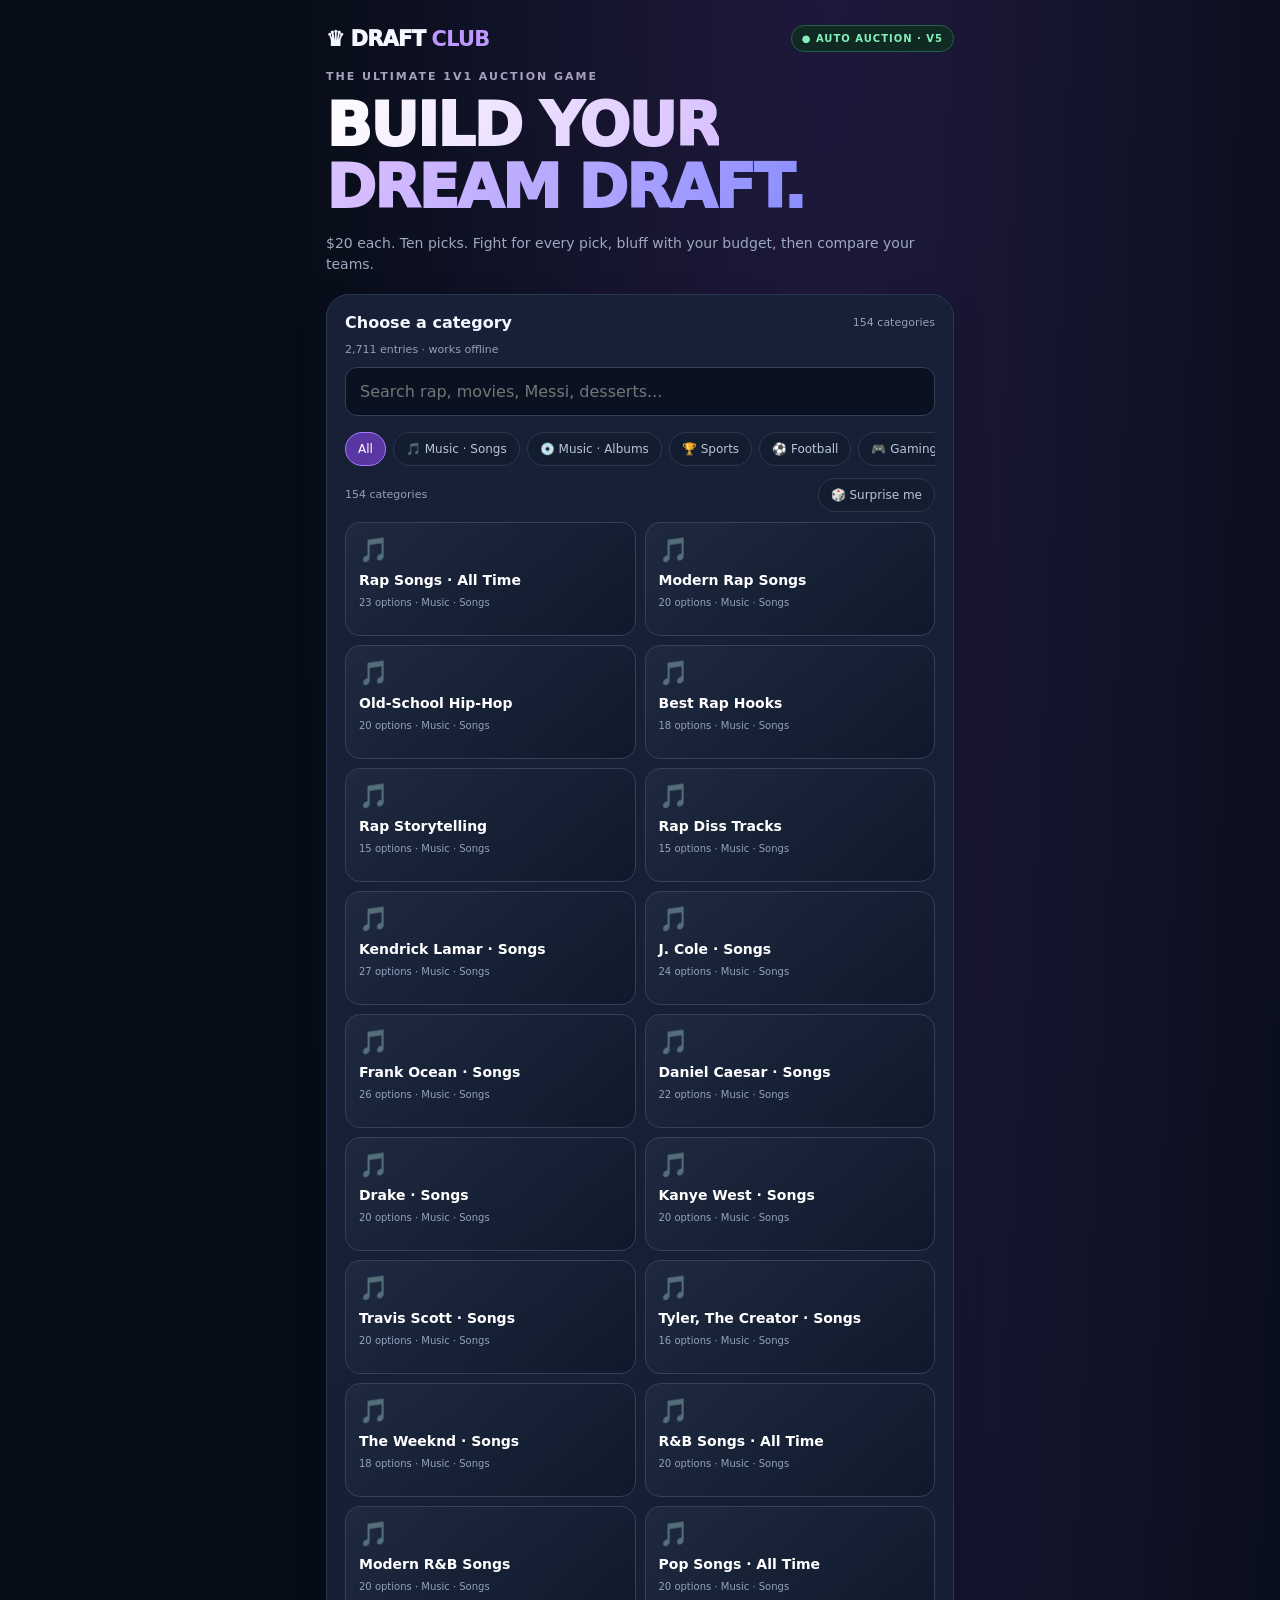
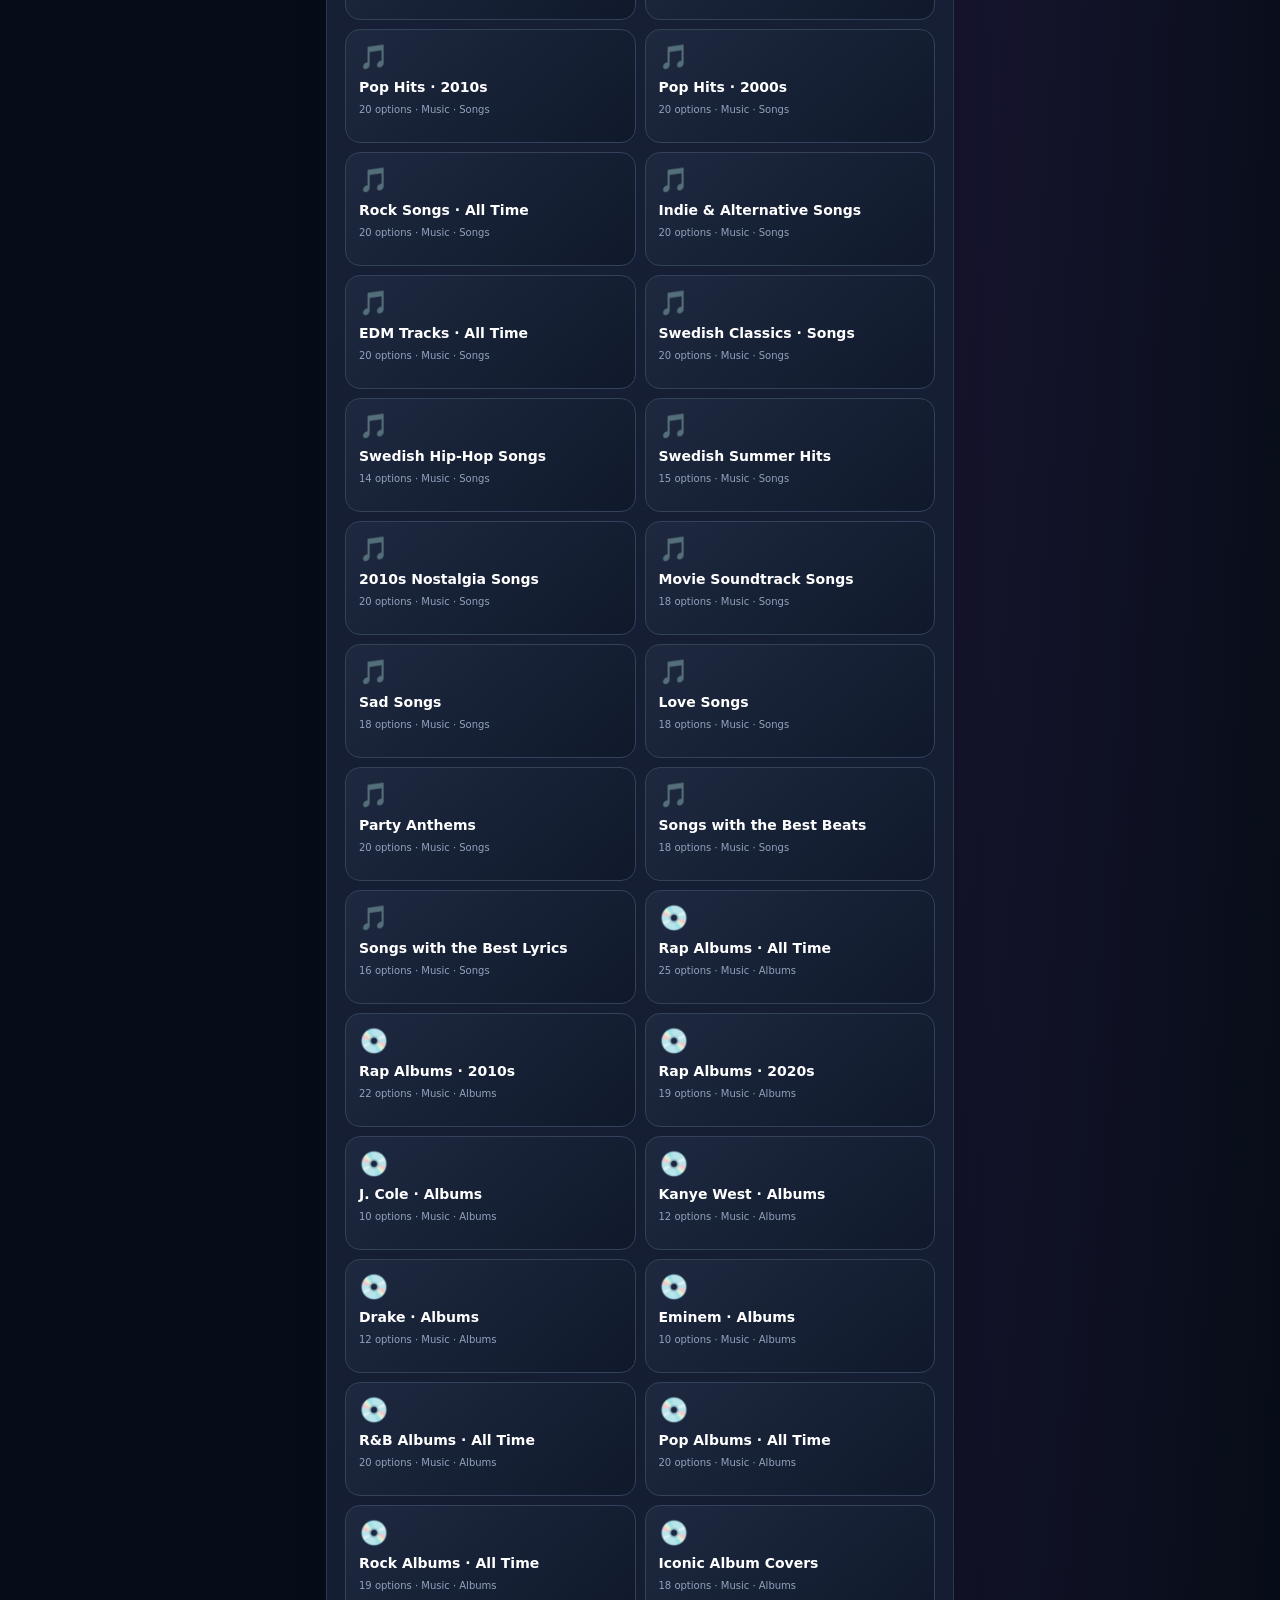
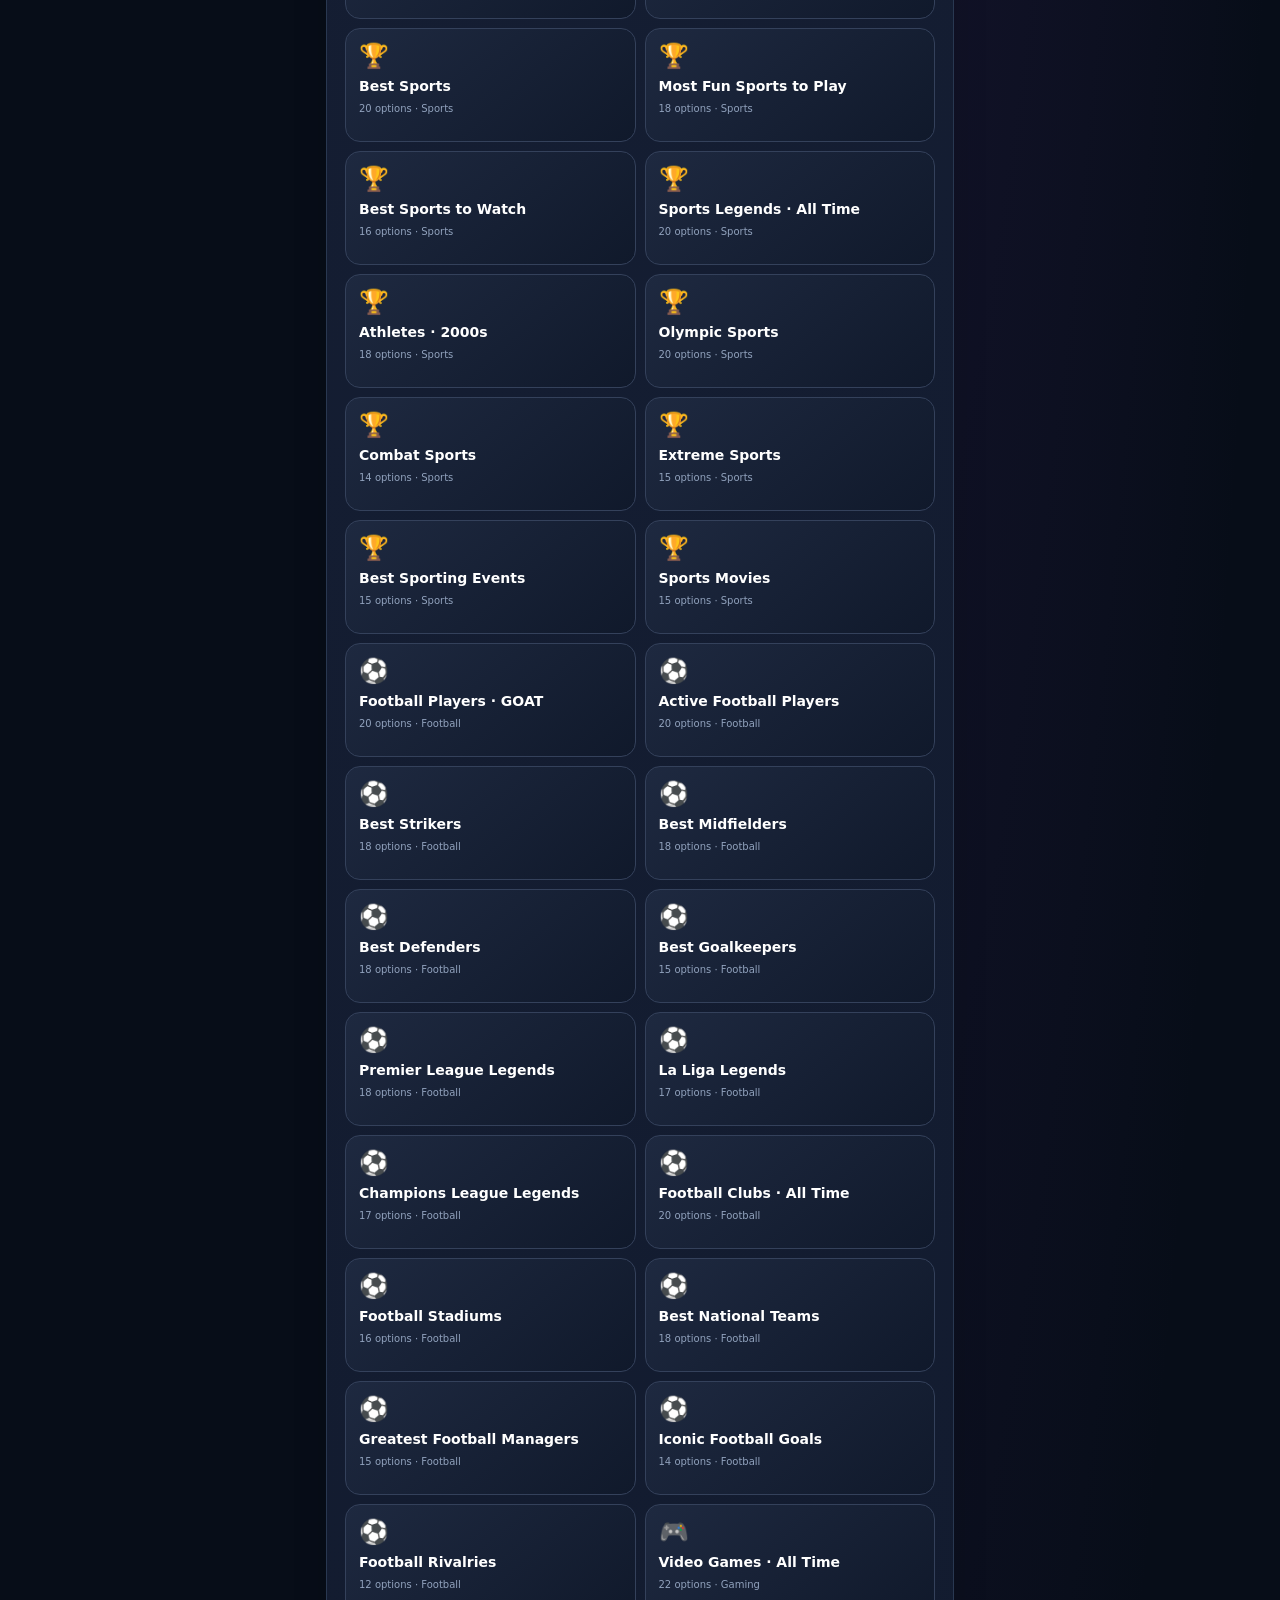
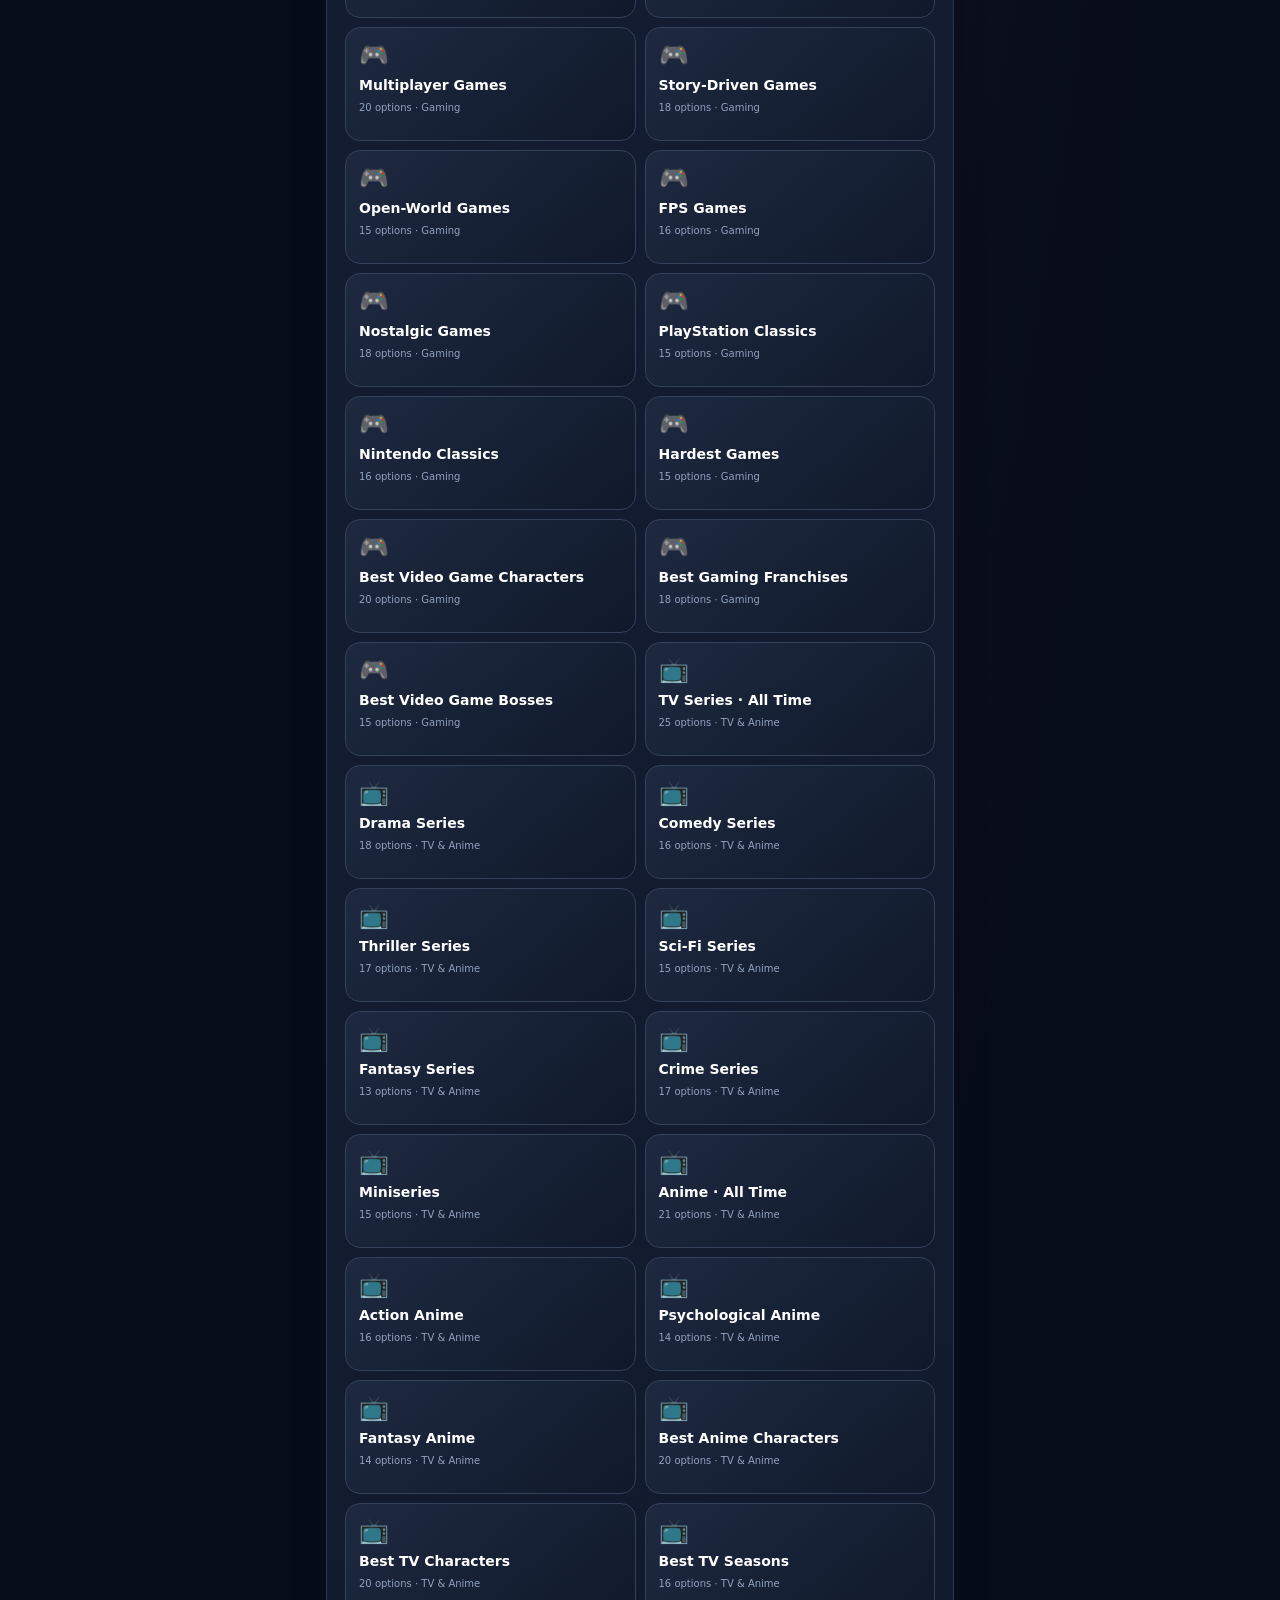
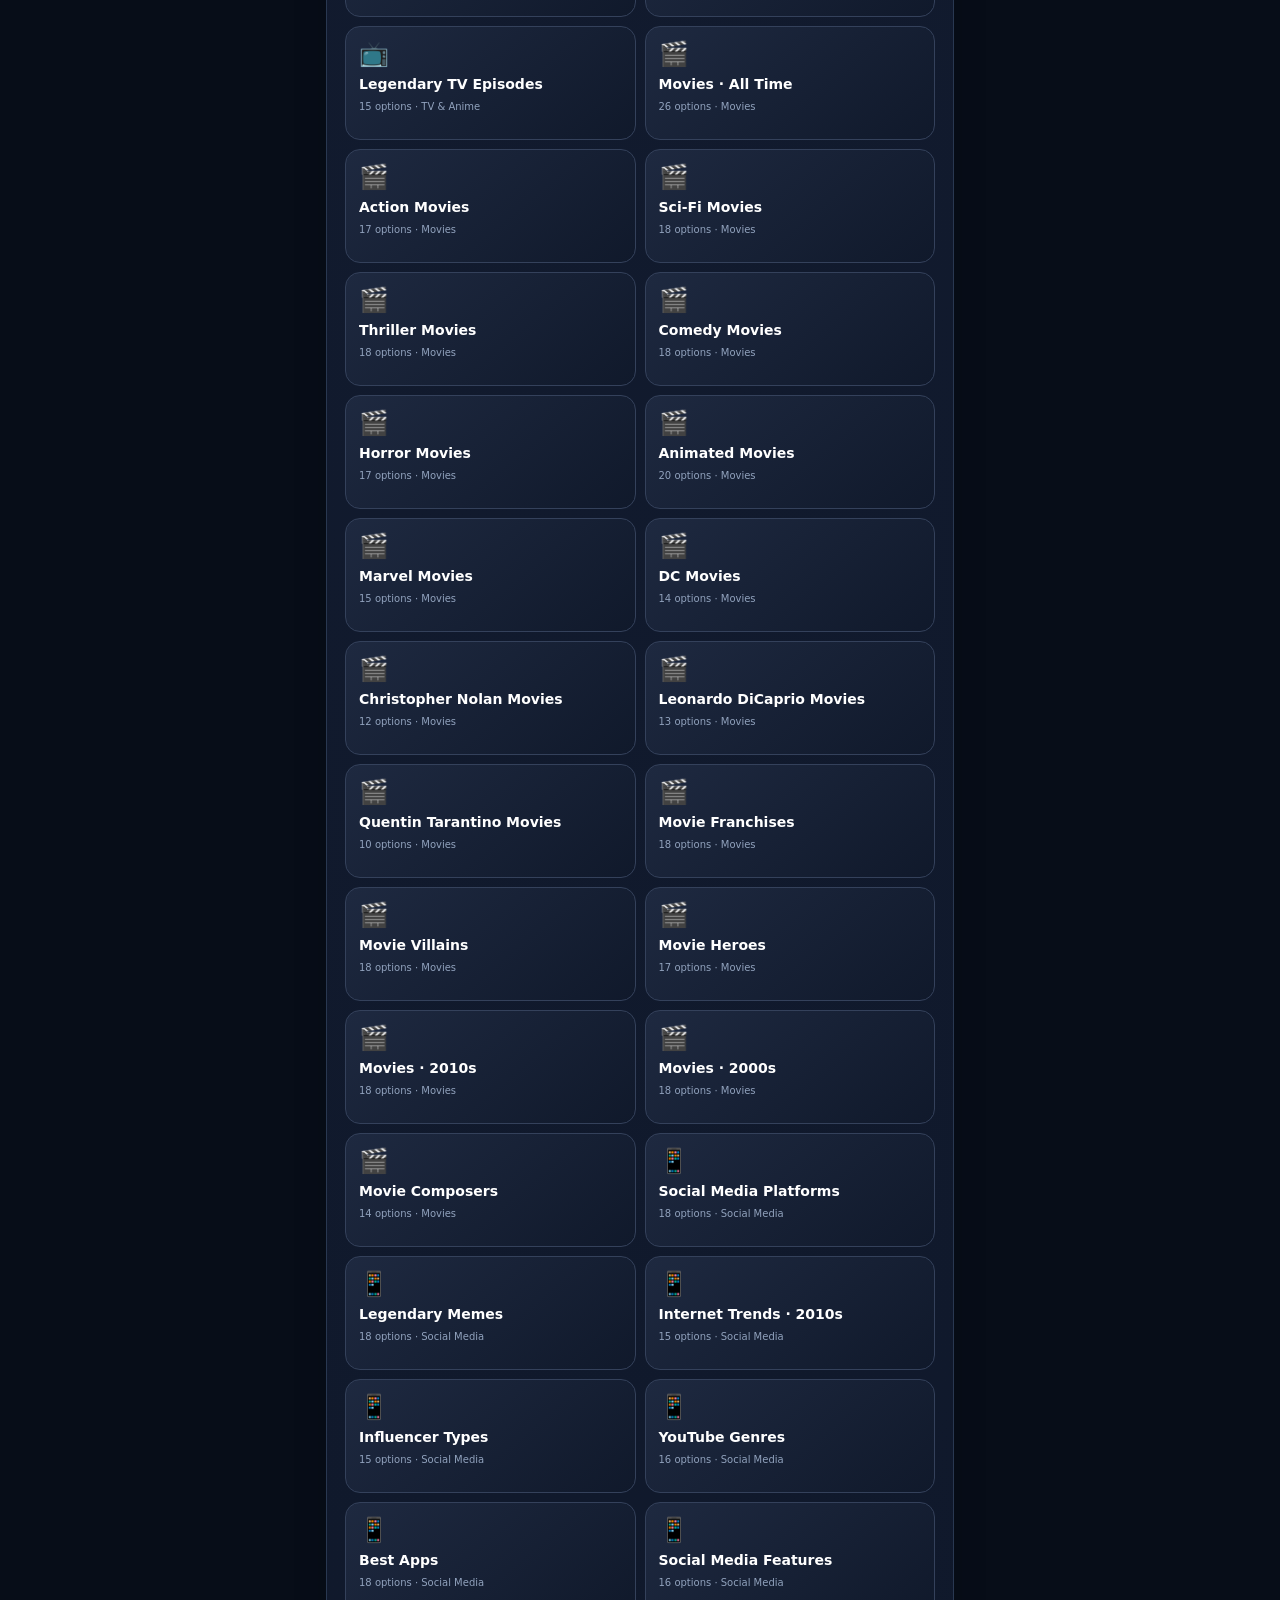
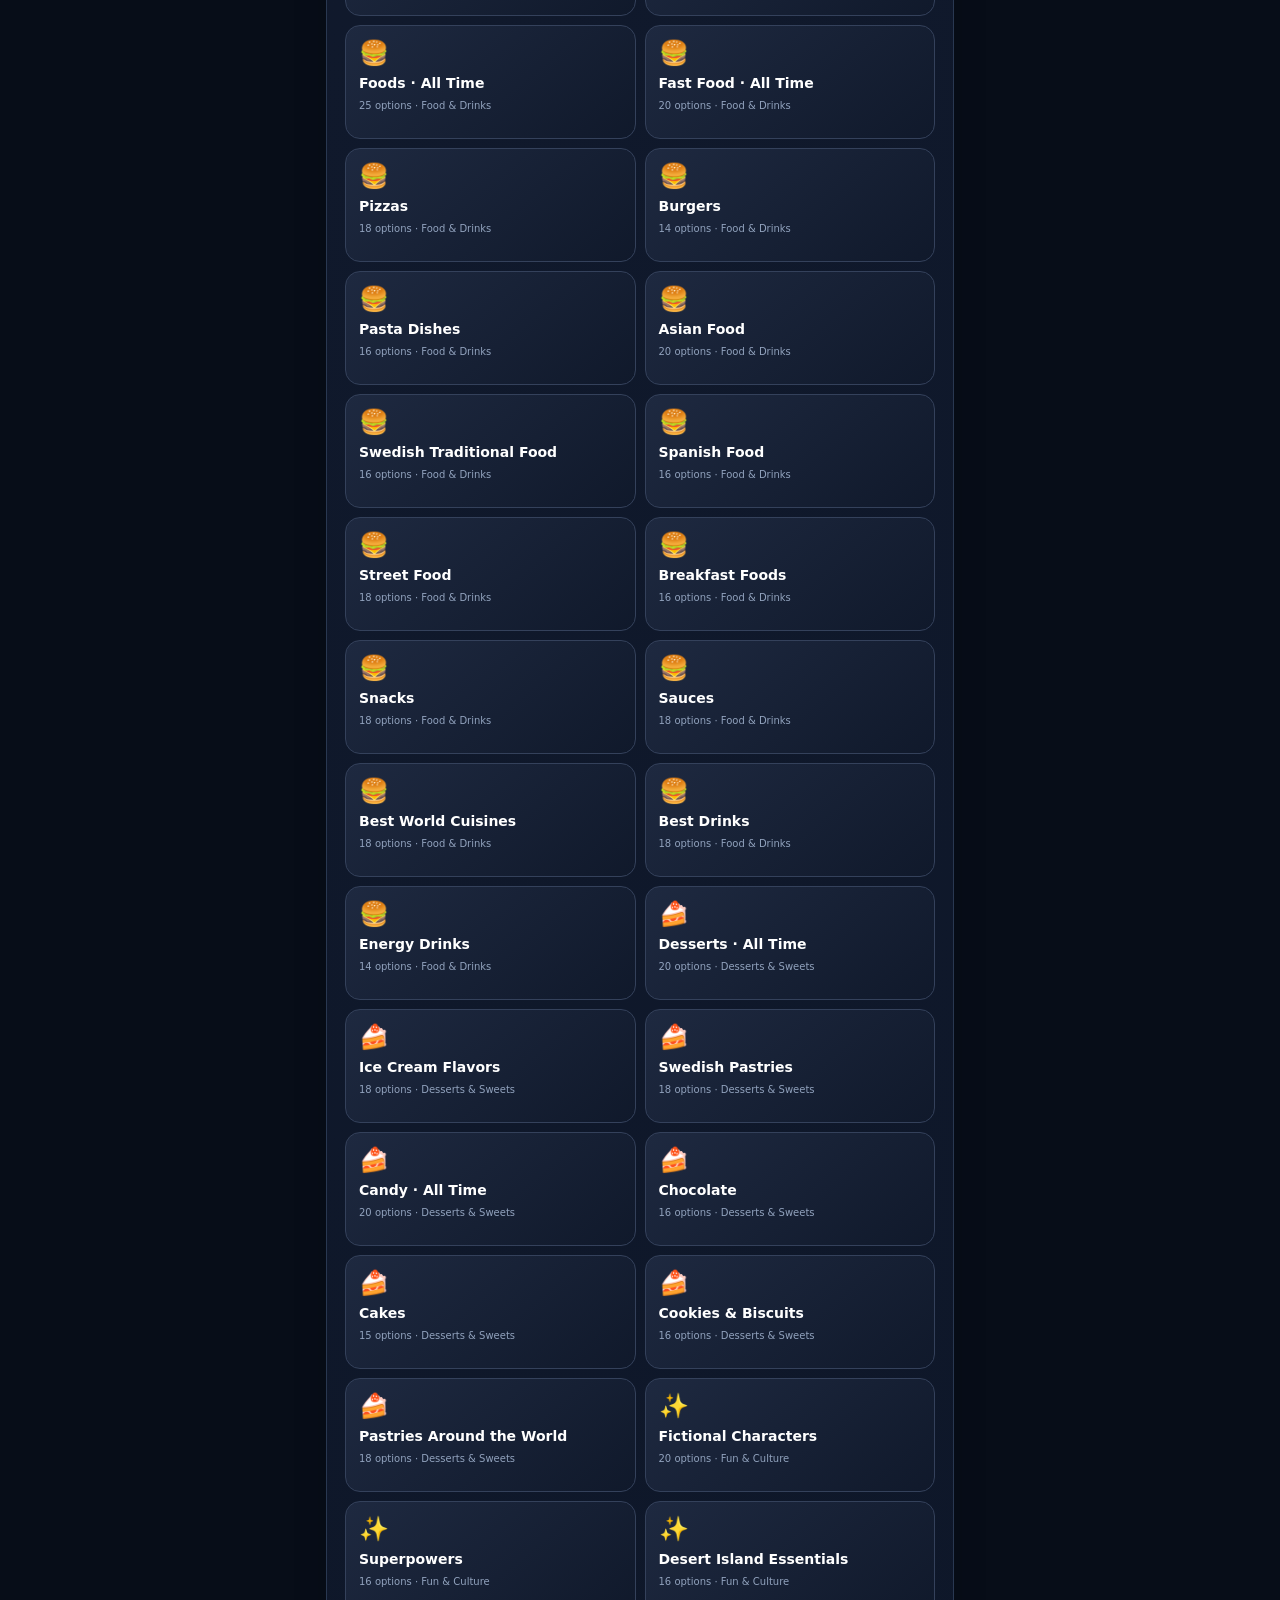
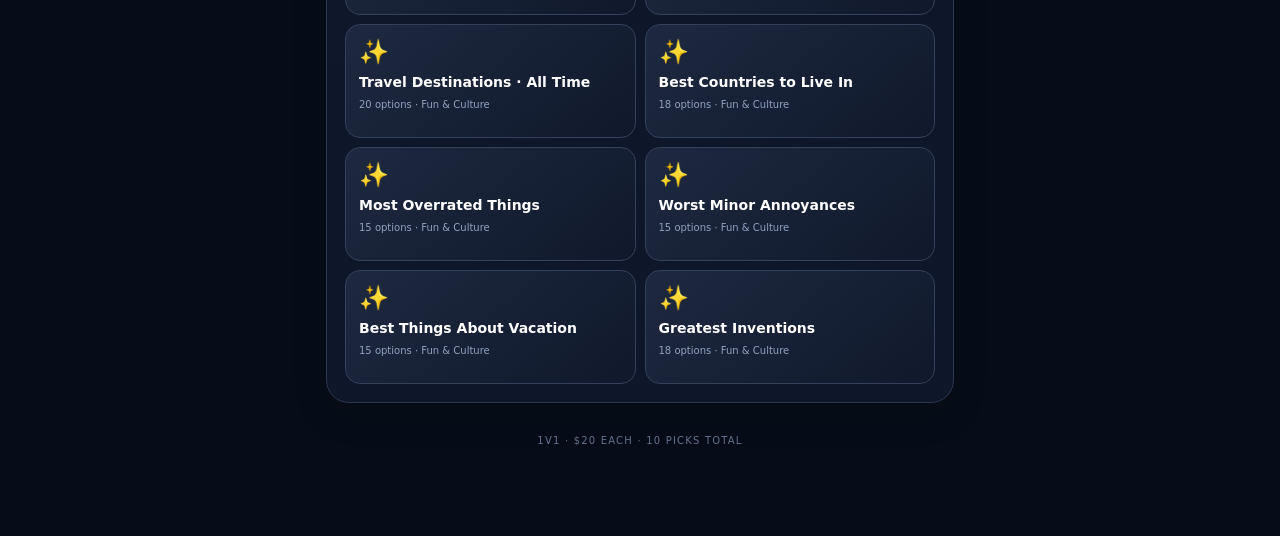
<file: V5.html>
<!DOCTYPE html><html lang="en"><head><meta charset="utf-8"><meta name="viewport" content="width=device-width,initial-scale=1,viewport-fit=cover"><meta name="theme-color" content="#070d18"><title>Draft Club · Offline</title><style>
:root{color-scheme:dark;font-family:system-ui,-apple-system,Segoe UI,sans-serif;background:#070d18;color:#f5f7ff}*{box-sizing:border-box}body{margin:0;background:radial-gradient(ellipse at 65% -12%,#462c776b,transparent 46%),#070d18;min-height:100vh}button,input{font:inherit}button{cursor:pointer}button:disabled{opacity:.35;cursor:not-allowed}button:focus-visible,input:focus-visible{outline:3px solid #ad9bff}.app{max-width:660px;margin:auto;padding:18px 16px 90px}.top{display:flex;align-items:center;justify-content:space-between;padding:7px 0 18px}.brand{font-weight:1000;font-size:21px;letter-spacing:-.8px}.brand b{color:#bc98ff}.tag{font-size:10px;font-weight:900;letter-spacing:1px;color:#83efba;border:1px solid #276047;background:#102a23;padding:7px 10px;border-radius:30px}.eyebrow{font-size:11px;font-weight:900;letter-spacing:2px;color:#a6a1bf;text-transform:uppercase}.headline{font-size:clamp(36px,9vw,60px);letter-spacing:-2px;font-weight:1000;line-height:1.03;margin:12px 0}.grad{background:linear-gradient(110deg,#fff,#d5bbff,#8a8eff);background-clip:text;-webkit-background-clip:text;color:transparent}.muted{color:#9da9bf;font-size:14px;line-height:1.55}.panel,.hero,.resultCard{background:linear-gradient(160deg,#172036,#0e1729);border:1px solid #293851;border-radius:23px;padding:18px;margin-top:18px;box-shadow:0 12px 35px #0002}.row{display:flex;align-items:center;justify-content:space-between;gap:10px}.sub{color:#92a0b7;font-size:11px}.search,.name{width:100%;padding:14px;background:#0a1222;color:#fff;border:1px solid #344059;border-radius:12px}.filters{display:flex;gap:7px;overflow-x:auto;padding:16px 0 12px;scrollbar-width:none}.chip{flex:0 0 auto;background:#131d30;border:1px solid #2b3750;color:#b9c7db;border-radius:50px;padding:9px 12px;font-size:12px}.chip.active{background:#5937a2;color:white;border-color:#a47cff}.catgrid{display:grid;grid-template-columns:repeat(2,minmax(0,1fr));gap:9px}.cat{border:1px solid #34415b;background:linear-gradient(140deg,#1e2940,#10192b);border-radius:15px;text-align:left;padding:13px;min-height:114px;color:#fff;display:flex;flex-direction:column;gap:8px}.cat .emoji{font-size:24px}.cat strong{font-size:14px;line-height:1.25}.cat small{color:#91a2bd;font-size:10px}.primary{background:linear-gradient(120deg,#9556fa,#633be4);box-shadow:0 6px 25px #682ac846;color:#fff;border:0;border-radius:15px;width:100%;padding:17px;font-weight:900;margin-top:14px}.back{border:0;background:transparent;color:#bbc7df;font-weight:750;padding:8px 0}.grid2{display:grid;grid-template-columns:repeat(2,minmax(0,1fr));gap:10px}.mode{background:#101a2d;color:#dce5f7;border:1px solid #35425b;border-radius:16px;padding:16px 10px;text-align:left}.mode.active{border-color:#b58dfc;background:#382458}.mode strong{font-size:15px;display:block}.mode small{color:#a2adc3;display:block;margin-top:7px;line-height:1.4}.sectiontitle{font-size:14px;margin:20px 0 9px}.player{border:1px solid #303b55;background:#121b2e;padding:14px;border-radius:16px;min-height:110px;text-align:center}.player.on{background:linear-gradient(130deg,#123d34,#132d32);border:2px solid #38d99c}.pname{font-size:13px;font-weight:900;overflow-wrap:anywhere}.money{font-size:28px;font-weight:1000;margin:6px 0}.picks{color:#a0abc0;font-size:11px}.turnpill{margin-top:6px;color:#6df0b4;font-size:11px;font-weight:900}.hero{text-align:center;margin-top:15px;padding:20px 12px 16px}.art{width:146px;height:146px;border-radius:16px;box-shadow:0 15px 35px #0007;margin:12px auto 10px;display:block;object-fit:cover}.itemtitle{font-size:clamp(23px,7vw,34px);font-weight:950;line-height:1.14;overflow-wrap:anywhere}.artist{color:#b4c5d8;font-size:13px;margin-top:5px}.pricelabel{font-size:11px;letter-spacing:2px;color:#99a6bb;margin-top:14px;font-weight:850}.price{font-size:43px;font-weight:1000}.turn{font-size:17px;text-align:center;font-weight:950;margin:18px 0 12px}.raise{display:flex;justify-content:space-between;align-items:center;background:#141d30;border:1px solid #2e3b53;border-radius:14px;padding:9px 12px;margin-bottom:12px}.stepper{display:flex;align-items:center;gap:12px}.stepper button{color:#fff;font-size:23px;font-weight:850;width:43px;height:43px;background:#2a3854;border:1px solid #405574;border-radius:11px}.stepper output{font-size:19px;min-width:48px;text-align:center;font-weight:950}.action{border:0;height:100px;border-radius:17px;color:white;font-weight:1000;font-size:18px;display:flex;flex-direction:column;align-items:center;justify-content:center;gap:3px}.action small{font-size:11px;font-weight:650}.action .symbol{font-size:29px}.give{background:linear-gradient(160deg,#f14d63,#b91c43)}.bid{background:linear-gradient(160deg,#29d582,#078e60)}.footnote{font-size:12px;color:#9aabc5;line-height:1.5}.notice{background:#152b30;border:1px solid #265e56;color:#96f2cc;border-radius:12px;padding:11px;margin:13px 0;font-size:12px}.drafts{display:grid;grid-template-columns:repeat(2,minmax(0,1fr));gap:10px;margin-top:18px}.list{padding:11px;border:1px solid #2c3850;border-radius:14px;background:#10192b}.list h3{font-size:13px;overflow-wrap:anywhere}.pickitem{display:flex;align-items:center;gap:8px;padding:7px 0;border-top:1px solid #29344d;font-size:11px;overflow-wrap:anywhere}.miniart{width:37px;height:37px;border-radius:6px;flex:none}.pickitem small{color:#a7b0c0}.pictext{min-width:0;flex:1}.secondary{width:100%;padding:14px 8px;border:1px solid #3b4864;background:#162238;color:white;border-radius:12px;font-weight:850}.result{font-size:27px;font-weight:1000}.score{font-size:36px;font-weight:1000}.center{text-align:center}.tip{color:#b0bbd0;font-size:12px;line-height:1.6}footer{padding-top:32px;text-align:center;font-size:10px;color:#64728c;letter-spacing:1.2px}@media(max-width:370px){.app{padding:12px 10px 60px}.action{font-size:16px}.cat{min-height:120px}}

/* Prevent iOS double-tap zoom during rapid bidding; pinch zoom remains available. */
html,body,button,input,select,textarea,a,[role="button"]{touch-action:manipulation}
</style></head><body><div class="app"><header class="top"><div class="brand">♛ DRAFT <b>CLUB</b></div><div class="tag">● AUTO AUCTION · V5</div></header><main id="view"><section class="panel" style="margin-top:35px;padding:24px"><h1 style="font-size:26px">This preview cannot run the game</h1><p class="muted">The HTML viewer you opened does not appear to execute JavaScript. The draft requires a browser or HTML viewer with JavaScript enabled. Open this file in a browser-capable HTML app, rather than the iPhone Files or ChatGPT preview.</p><p class="muted">The full game and category database are included inside this file. No internet connection is needed once it is opened in a compatible app.</p></section></main><footer>1V1 · $20 EACH · 10 PICKS TOTAL</footer></div><script>
const DATA=[{"group":"Music · Songs","name":"Rap Songs · All Time","items":["Lose Yourself","Stan","NY State of Mind","Juicy","Shook Ones Pt. II","C.R.E.A.M.","Alright","Money Trees","Sing About Me, I’m Dying of Thirst","Runaway","POWER","SICKO MODE","90210","No Role Modelz","The Story of O.J.","HUMBLE.","m.A.A.d city","Ms. Jackson","California Love","Still D.R.E.","Nuthin’ but a G Thang","Family Business","Devil in a New Dress"]},{"group":"Music · Songs","name":"Modern Rap Songs","items":["FE!N","Not Like Us","Like That","Family Ties","Praise The Lord (Da Shine)","goosebumps","SICKO MODE","Surround Sound","Rich Spirit","No Role Modelz","Middle Child","First Person Shooter","Jimmy Cooks","90210","Off The Grid","CARNIVAL","redrum","A Lot","Bank Account","Hotline Bling"]},{"group":"Music · Songs","name":"Old-School Hip-Hop","items":["Juicy","Big Poppa","Hypnotize","California Love","Changes","Dear Mama","Hit ’Em Up","N.Y. State of Mind","The World Is Yours","C.R.E.A.M.","Protect Ya Neck","Shook Ones Pt. II","It Was a Good Day","Straight Outta Compton","Gin and Juice","Still D.R.E.","Forgot About Dre","Ruff Ryders’ Anthem","Ms. Jackson","B.O.B."]},{"group":"Music · Songs","name":"Best Rap Hooks","items":["No Role Modelz","The Real Slim Shady","Without Me","In Da Club","Gold Digger","Stronger","SICKO MODE","HUMBLE.","Hotline Bling","God’s Plan","Mask Off","Goosebumps","The Box","XO TOUR Llif3","Bad and Boujee","Congratulations","Super Bass","Empire State of Mind"]},{"group":"Music · Songs","name":"Rap Storytelling","items":["Stan","Sing About Me, I’m Dying of Thirst","DUCKWORTH.","Brenda’s Got a Baby","Dance with the Devil","4 Your Eyez Only","Wet Dreamz","How Much a Dollar Cost","The Art of Peer Pressure","You Never Know","Keisha’s Song (Her Pain)","The Story of O.J.","Rewind","Mockingbird","Children’s Story"]},{"group":"Music · Songs","name":"Rap Diss Tracks","items":["Not Like Us","euphoria","Meet the Grahams","Hit ’Em Up","Ether","Takeover","The Story of Adidon","No Vaseline","Back to Back","Killshot","The Warning","Real Muthaphuckkin G’s","Like That","Family Matters","6:16 in LA"]},{"group":"Music · Songs","name":"Kendrick Lamar · Songs","items":["Money Trees","Sing About Me, I’m Dying of Thirst","m.A.A.d city","Swimming Pools (Drank)","Bitch, Don’t Kill My Vibe","The Art of Peer Pressure","Alright","King Kunta","The Blacker the Berry","Wesley’s Theory","i","u","DNA.","HUMBLE.","PRIDE.","FEAR.","DUCKWORTH.","ELEMENT.","Count Me Out","N95","Father Time","Mother I Sober","Not Like Us","euphoria","tv off","luther","squabble up"]},{"group":"Music · Songs","name":"J. Cole · Songs","items":["No Role Modelz","Love Yourz","Wet Dreamz","Apparently","G.O.M.D.","January 28th","03’ Adolescence","Fire Squad","A Tale of 2 Citiez","4 Your Eyez Only","Change","Neighbors","Deja Vu","Middle Child","a lot","Kevin’s Heart","ATM","The Climb Back","my life","amari","p r i d e . i s . t h e . d e v i l","Crooked Smile","Power Trip","Work Out"]},{"group":"Music · Songs","name":"Frank Ocean · Songs","items":["Nights","Pink + White","Self Control","White Ferrari","Ivy","Solo","Godspeed","Seigfried","Skyline To","Nikes","Close to You","Chanel","Biking","Provider","DHL","In My Room","Pyramids","Thinkin Bout You","Lost","Super Rich Kids","Sweet Life","Novacane","Swim Good","Bad Religion","Pilot Jones","American Wedding"]},{"group":"Music · Songs","name":"Daniel Caesar · Songs","items":["Best Part","Get You","Japanese Denim","Always","Superposition","Cyanide","Freudian","Blessed","We Find Love","Transform","Streetcar","Who Hurt You?","Hold Me Down","Loose","Neu Roses (Transgressor’s Song)","Entropy","Please Do Not Lean","Let Me Go","Valentina","Toronto 2014","Violet","Do You Like Me?"]},{"group":"Music · Songs","name":"Drake · Songs","items":["Marvins Room","Headlines","Take Care","Hold On, We’re Going Home","Started From the Bottom","Worst Behavior","Energy","Know Yourself","Hotline Bling","One Dance","Passionfruit","God’s Plan","Nice for What","Nonstop","Laugh Now Cry Later","Chicago Freestyle","Jungle","Feel No Ways","Tuscan Leather","Pound Cake / Paris Morton Music 2"]},{"group":"Music · Songs","name":"Kanye West · Songs","items":["Runaway","POWER","Devil in a New Dress","All of the Lights","Flashing Lights","Stronger","Good Life","Jesus Walks","Through the Wire","Family Business","Ultralight Beam","Father Stretch My Hands Pt. 1","Ghost Town","Bound 2","Black Skinhead","Heartless","Street Lights","Homecoming","Diamonds from Sierra Leone","Saint Pablo"]},{"group":"Music · Songs","name":"Travis Scott · Songs","items":["90210","SICKO MODE","goosebumps","STARGAZING","STOP TRYING TO BE GOD","ASTROTHUNDER","BUTTERFLY EFFECT","HIGHEST IN THE ROOM","MY EYES","FE!N","I KNOW ?","TELEKINESIS","MELTDOWN","Antidote","3500","Oh My Dis Side","Maria I’m Drunk","Nightcrawler","MAFIA","TIL FURTHER NOTICE"]},{"group":"Music · Songs","name":"Tyler, The Creator · Songs","items":["EARFQUAKE","NEW MAGIC WAND","GONE, GONE / THANK YOU","See You Again","WUSYANAME","SWEET / I THOUGHT YOU WANTED TO DANCE","IFHY","Yonkers","911 / Mr. Lonely","Boredom","Who Dat Boy","ARE WE STILL FRIENDS?","A BOY IS A GUN*","LUMBERJACK","DOGTOOTH","SORRY NOT SORRY"]},{"group":"Music · Songs","name":"The Weeknd · Songs","items":["Blinding Lights","Starboy","The Hills","Can’t Feel My Face","Save Your Tears","After Hours","Die For You","Call Out My Name","I Feel It Coming","Wicked Games","House of Balloons / Glass Table Girls","Often","Reminder","In Your Eyes","Out of Time","Less Than Zero","Heartless","Earned It"]},{"group":"Music · Songs","name":"R&B Songs · All Time","items":["Nights","Pink + White","Best Part","Get You","Japanese Denim","Thinkin Bout You","Snooze","Good Days","Kill Bill","Redbone","Adorn","Sure Thing","Cranes in the Sky","Ordinary People","No Scrubs","Dilemma","We Belong Together","Untitled (How Does It Feel)","Poison","Waterfalls"]},{"group":"Music · Songs","name":"Modern R&B Songs","items":["Snooze","Kill Bill","Good Days","Saturn","Best Part","Get You","Japanese Denim","Pink + White","Nights","Superposition","Cyanide","Heartbreak Anniversary","Leave The Door Open","Smokin Out The Window","Damage","Hrs and Hrs","Boo’d Up","Focus","Location","Talk"]},{"group":"Music · Songs","name":"Pop Songs · All Time","items":["Billie Jean","Thriller","Like a Prayer","Dancing Queen","I Wanna Dance with Somebody","Toxic","Bad Romance","Poker Face","Shake It Off","Rolling in the Deep","Someone Like You","Shape of You","Blinding Lights","Uptown Funk","Happy","Can’t Stop the Feeling!","Firework","Royals","Call Me Maybe","Viva la Vida"]},{"group":"Music · Songs","name":"Pop Hits · 2010s","items":["Somebody That I Used to Know","Rolling in the Deep","Royals","Get Lucky","Uptown Funk","Shape of You","Despacito","Havana","Closer","Cheap Thrills","Wake Me Up","Rather Be","Chandelier","Happy","Lean On","Starboy","Love Yourself","Sorry","Bad Guy","Shallow"]},{"group":"Music · Songs","name":"Pop Hits · 2000s","items":["Crazy in Love","Umbrella","Hey Ya!","Toxic","Hips Don’t Lie","Poker Face","Bad Romance","Viva la Vida","Mr. Brightside","In the End","Since U Been Gone","Apologize","Bleeding Love","Single Ladies","Yeah!","Low","I Gotta Feeling","Beautiful","Complicated","Clocks"]},{"group":"Music · Songs","name":"Rock Songs · All Time","items":["Bohemian Rhapsody","Stairway to Heaven","Hotel California","Smells Like Teen Spirit","Sweet Child O’ Mine","Back in Black","Thunderstruck","Highway to Hell","Enter Sandman","Paranoid","Wonderwall","Don’t Stop Believin’","Livin’ on a Prayer","Seven Nation Army","Mr. Brightside","Everlong","Dream On","Paint It Black","Comfortably Numb","Free Bird"]},{"group":"Music · Songs","name":"Indie & Alternative Songs","items":["505","Do I Wanna Know?","Fluorescent Adolescent","The Less I Know the Better","Let It Happen","Eventually","Sweater Weather","Somebody Else","Robbers","Riptide","Take Me Out","Mr. Brightside","Reptilia","Last Nite","Feel Good Inc.","Kids","Electric Feel","Pumped Up Kicks","Space Song","Chamber of Reflection"]},{"group":"Music · Songs","name":"EDM Tracks · All Time","items":["Levels","Wake Me Up","Animals","Titanium","Don’t You Worry Child","One (Your Name)","Greyhound","Clarity","Stay the Night","Lean On","Where Are Ü Now","Faded","Alone","Summer","Feel So Close","This Is What You Came For","Strobe","Scary Monsters and Nice Sprites","Turn Down for What","Secrets"]},{"group":"Music · Songs","name":"Swedish Classics · Songs","items":["Dancing Queen","Mamma Mia","The Winner Takes It All","Gimme! Gimme! Gimme!","Sommartider","När vi gräver guld i USA","Öppna landskap","Du är min man","Himlen är oskyldigt blå","Utan dina andetag","Kärleken väntar","Sverige","Kom igen Lena!","Det kommer aldrig va över för mig","Från och med du","Guld och gröna skogar","Michelangelo","Genom eld och vatten","Vart jag mig i världen vänder","En kväll i juni"]},{"group":"Music · Songs","name":"Swedish Hip-Hop Songs","items":["Katten i trakten","Samma gamla vanliga","Din låt","Mamma","Dansa","Malmö stad","Försent","Trakten min","Söder om söder","Luffare","Blod svett & tårar","Stockholmsnatt","Välkommen till förorten","Solen i ögonen"]},{"group":"Music · Songs","name":"Swedish Summer Hits","items":["Sommartider","Guld och gröna skogar","Bada nakna","Ingen sommar utan reggae","Kom igen Lena!","Sol vind och vatten","Från och med du","Vart jag mig i världen vänder","Dansa pausa","Jag kommer","Flytta på dej","Mikrofonkåt","När vi gräver guld i USA","Välkommen in","Alla som inte dansar"]},{"group":"Music · Songs","name":"2010s Nostalgia Songs","items":["Call Me Maybe","Gangnam Style","Party Rock Anthem","We Found Love","Somebody That I Used to Know","Counting Stars","Radioactive","Roar","Happy","Uptown Funk","Rather Be","Wake Me Up","Lean On","See You Again","Let Her Go","Riptide","Pompeii","Timber","Safe and Sound","Clarity"]},{"group":"Music · Songs","name":"Movie Soundtrack Songs","items":["My Heart Will Go On","Skyfall","Shallow","Let It Go","Circle of Life","Can You Feel the Love Tonight","A Whole New World","City of Stars","Lose Yourself","See You Again","Eye of the Tiger","Ghostbusters","I Will Always Love You","Time","Cornfield Chase","Concerning Hobbits","He’s a Pirate","Now We Are Free"]},{"group":"Music · Songs","name":"Sad Songs","items":["Someone Like You","Fix You","Let Her Go","All I Want","The Night We Met","Another Love","Skinny Love","When I Was Your Man","All Too Well","Liability","Hurt","Jealous","Self Control","White Ferrari","Godspeed","Love Yourz","Streetcar","Fourth of July"]},{"group":"Music · Songs","name":"Love Songs","items":["All of Me","Perfect","Best Part","Get You","Japanese Denim","Thinking Out Loud","Just the Way You Are","Love on Top","Make You Feel My Love","Yellow","Something","Can’t Help Falling in Love","At Last","Adore You","Die For You","Pink + White","I Will Always Love You","Until I Found You"]},{"group":"Music · Songs","name":"Party Anthems","items":["Yeah!","Low","Party Rock Anthem","Titanium","Levels","Danza Kuduro","Gasolina","Pepas","Temperature","Turn Down for What","Mr. Brightside","I Gotta Feeling","Uptown Funk","We Found Love","Dancing Queen","Get Lucky","Shots","Timber","Wake Me Up","Don’t Stop the Music"]},{"group":"Music · Songs","name":"Songs with the Best Beats","items":["Still D.R.E.","POWER","Money Trees","m.A.A.d city","SICKO MODE","90210","Mask Off","No Role Modelz","HUMBLE.","DNA.","Father Stretch My Hands Pt. 1","Devil in a New Dress","Shook Ones Pt. II","C.R.E.A.M.","Redbone","Nights","Goosebumps","Praise The Lord (Da Shine)"]},{"group":"Music · Songs","name":"Songs with the Best Lyrics","items":["Sing About Me, I’m Dying of Thirst","4 Your Eyez Only","Stan","DUCKWORTH.","How Much a Dollar Cost","Love Yourz","Mockingbird","The Blacker the Berry","Nights","Self Control","The Story of O.J.","Changes","Dance with the Devil","Hurt","Fast Car","Brenda’s Got a Baby"]},{"group":"Music · Albums","name":"Rap Albums · All Time","items":["Illmatic","To Pimp a Butterfly","good kid, m.A.A.d city","My Beautiful Dark Twisted Fantasy","The College Dropout","Late Registration","Graduation","The Blueprint","The Black Album","Ready to Die","Life After Death","All Eyez on Me","The Chronic","2001","Enter the Wu-Tang (36 Chambers)","The Marshall Mathers LP","The Eminem Show","Aquemini","Stankonia","Madvillainy","The Low End Theory","Midnight Marauders","DAMN.","2014 Forest Hills Drive","Rodeo"]},{"group":"Music · Albums","name":"Rap Albums · 2010s","items":["My Beautiful Dark Twisted Fantasy","good kid, m.A.A.d city","To Pimp a Butterfly","DAMN.","2014 Forest Hills Drive","4 Your Eyez Only","Take Care","Nothing Was the Same","If You’re Reading This It’s Too Late","Rodeo","ASTROWORLD","Birds in the Trap Sing McKnight","Culture","DS2","Flower Boy","IGOR","Some Rap Songs","The Life of Pablo","Yeezus","Daytona","Swimming","Blonde"]},{"group":"Music · Albums","name":"Rap Albums · 2020s","items":["The Off-Season","Mr. Morale & the Big Steppers","GNX","UTOPIA","Heroes & Villains","Melt My Eyez See Your Future","The Forever Story","King’s Disease III","Magic","Call Me If You Get Lost","Chromakopia","We Don’t Trust You","American Dream","Might Delete Later","Alfredo","It’s Almost Dry","The Melodic Blue","Pink Tape","Her Loss"]},{"group":"Music · Albums","name":"J. Cole · Albums","items":["Cole World: The Sideline Story","Born Sinner","2014 Forest Hills Drive","4 Your Eyez Only","KOD","The Off-Season","Might Delete Later","Revenge of the Dreamers III","Friday Night Lights","The Warm Up"]},{"group":"Music · Albums","name":"Kanye West · Albums","items":["The College Dropout","Late Registration","Graduation","808s & Heartbreak","My Beautiful Dark Twisted Fantasy","Yeezus","The Life of Pablo","ye","Jesus Is King","Donda","Watch the Throne","Kids See Ghosts"]},{"group":"Music · Albums","name":"Drake · Albums","items":["Thank Me Later","Take Care","Nothing Was the Same","If You’re Reading This It’s Too Late","Views","More Life","Scorpion","Certified Lover Boy","Honestly, Nevermind","Her Loss","For All the Dogs","Dark Lane Demo Tapes"]},{"group":"Music · Albums","name":"Eminem · Albums","items":["The Slim Shady LP","The Marshall Mathers LP","The Eminem Show","Encore","Relapse","Recovery","The Marshall Mathers LP 2","Kamikaze","Music to Be Murdered By","The Death of Slim Shady (Coup de Grâce)"]},{"group":"Music · Albums","name":"R&B Albums · All Time","items":["Blonde","channel ORANGE","Freudian","CASE STUDY 01","NEVER ENOUGH","Ctrl","SOS","ANTI","Lemonade","Beyoncé","House of Balloons","Trilogy","After Hours","Voodoo","Brown Sugar","Confessions","The Miseducation of Lauryn Hill","Songs in the Key of Life","Back to Black","What’s Going On"]},{"group":"Music · Albums","name":"Pop Albums · All Time","items":["Thriller","Bad","1989","Red","Folklore","21","25","Future Nostalgia","The Fame Monster","Born This Way","Teenage Dream","Back to Black","Lemonade","SOUR","Fine Line","After Hours","Starboy","Dua Lipa","Random Access Memories","Abbey Road"]},{"group":"Music · Albums","name":"Rock Albums · All Time","items":["Abbey Road","Revolver","The Dark Side of the Moon","Wish You Were Here","Rumours","Nevermind","In Utero","OK Computer","Kid A","The Wall","Back in Black","Led Zeppelin IV","The Joshua Tree","American Idiot","Hybrid Theory","Meteora","AM","Is This It","Californication"]},{"group":"Music · Albums","name":"Iconic Album Covers","items":["Abbey Road","The Dark Side of the Moon","Nevermind","To Pimp a Butterfly","Blonde","My Beautiful Dark Twisted Fantasy","The College Dropout","Astroworld","The Velvet Underground & Nico","Unknown Pleasures","The Life of Pablo","Graduation","Illmatic","Ready to Die","IGOR","DAMN.","Thriller","Rumours"]},{"group":"Sports","name":"Best Sports","items":["Fotboll","Basket","Tennis","Formel 1","Ishockey","Handboll","Volleyboll","Boxning","MMA","Golf","Friidrott","Simning","Padel","Badminton","Baseboll","Amerikansk fotboll","Rugby","Futsal","Cykling","Skidåkning"]},{"group":"Sports","name":"Most Fun Sports to Play","items":["Fotboll","Futsal","Basket","Padel","Tennis","Beachvolleyboll","Handboll","Badminton","Pingis","Golf","Bowling","Paintball","Innebandy","Volleyboll","Biljard","Pickleball","Dodgeball","Frisbeegolf"]},{"group":"Sports","name":"Best Sports to Watch","items":["Fotboll","Champions League-fotboll","NBA-basket","Formel 1","UFC","Boxning","Wimbledon","Ishockey-VM","NFL","Olympiska spelen","Handboll","Friidrott","Cricket","Baseboll","Rugby","Dart"]},{"group":"Sports","name":"Sports Legends · All Time","items":["Michael Jordan","Lionel Messi","Cristiano Ronaldo","Muhammad Ali","Serena Williams","Usain Bolt","LeBron James","Roger Federer","Rafael Nadal","Novak Djokovic","Tom Brady","Tiger Woods","Michael Phelps","Wayne Gretzky","Pelé","Diego Maradona","Simone Biles","Lewis Hamilton","Michael Schumacher","Kobe Bryant"]},{"group":"Sports","name":"Athletes · 2000s","items":["Lionel Messi","Cristiano Ronaldo","LeBron James","Kobe Bryant","Serena Williams","Roger Federer","Rafael Nadal","Novak Djokovic","Usain Bolt","Michael Phelps","Lewis Hamilton","Max Verstappen","Tom Brady","Stephen Curry","Conor McGregor","Tiger Woods","Zlatan Ibrahimović","Katie Ledecky"]},{"group":"Sports","name":"Olympic Sports","items":["100 meter","200 meter","Maraton","Längdhopp","Höjdhopp","Stavhopp","Simning","Gymnastik","Bordtennis","Tennis","Basket","Fotboll","Boxning","Brottning","Judo","Skateboard","Bågskytte","Cykel","Rodd","Fäktning"]},{"group":"Sports","name":"Combat Sports","items":["Boxning","MMA","Muay thai","Kickboxning","Judo","Karate","Taekwondo","Brasiliansk jiu-jitsu","Brottning","Sambo","Kung fu","Fäktning","Krav maga","Capoeira"]},{"group":"Sports","name":"Extreme Sports","items":["Fallskärmshoppning","Surfing","Skateboard","Snowboard","BMX","Parkour","Klättring","Wingsuit","Downhill mountainbike","Kitesurfing","Motocross","Wakeboard","Basejump","Freeride-skidor","Bungyjump"]},{"group":"Sports","name":"Best Sporting Events","items":["Fotbolls-VM","Champions League-final","OS","Super Bowl","NBA Finals","Wimbledon-final","El Clásico","Formel 1 Monaco GP","UFC-titelmatch","Tour de France","NHL Stanley Cup-final","Fotbolls-EM","Copa América-final","The Masters","World Series"]},{"group":"Sports","name":"Sports Movies","items":["Rocky","Creed","Warrior","Moneyball","Remember the Titans","Coach Carter","Rush","Ford v Ferrari","Raging Bull","Million Dollar Baby","The Blind Side","The Karate Kid","Invictus","The Fighter","Space Jam"]},{"group":"Football","name":"Football Players · GOAT","items":["Lionel Messi","Cristiano Ronaldo","Pelé","Diego Maradona","Johan Cruyff","Zinedine Zidane","Ronaldo Nazário","Ronaldinho","Franz Beckenbauer","Alfredo Di Stéfano","Michel Platini","Andrés Iniesta","Xavi","Thierry Henry","Paolo Maldini","George Best","Ferenc Puskás","Garrincha","Luka Modrić","Zlatan Ibrahimović"]},{"group":"Football","name":"Active Football Players","items":["Kylian Mbappé","Erling Haaland","Vinícius Júnior","Jude Bellingham","Lamine Yamal","Mohamed Salah","Harry Kane","Rodri","Pedri","Jamal Musiala","Florian Wirtz","Bukayo Saka","Phil Foden","Cole Palmer","Raphinha","Khvicha Kvaratskhelia","Lautaro Martínez","Alexander Isak","Federico Valverde","Declan Rice"]},{"group":"Football","name":"Best Strikers","items":["Lionel Messi","Cristiano Ronaldo","Ronaldo Nazário","Thierry Henry","Luis Suárez","Robert Lewandowski","Karim Benzema","Erling Haaland","Kylian Mbappé","Zlatan Ibrahimović","Sergio Agüero","Didier Drogba","Samuel Eto’o","Wayne Rooney","Marco van Basten","Pelé","Romário","Harry Kane"]},{"group":"Football","name":"Best Midfielders","items":["Zinedine Zidane","Andrés Iniesta","Xavi","Luka Modrić","Toni Kroos","Kevin De Bruyne","Andrea Pirlo","Steven Gerrard","Frank Lampard","Paul Scholes","Kaká","Ronaldinho","Jude Bellingham","Rodri","Sergio Busquets","Patrick Vieira","Claude Makélélé","Yaya Touré"]},{"group":"Football","name":"Best Defenders","items":["Paolo Maldini","Sergio Ramos","Virgil van Dijk","Franz Beckenbauer","Fabio Cannavaro","Carles Puyol","Alessandro Nesta","Roberto Carlos","Cafu","Philipp Lahm","Marcelo","Giorgio Chiellini","John Terry","Rio Ferdinand","Nemanja Vidić","Gerard Piqué","Thiago Silva","Dani Alves"]},{"group":"Football","name":"Best Goalkeepers","items":["Gianluigi Buffon","Manuel Neuer","Iker Casillas","Lev Yashin","Peter Schmeichel","Oliver Kahn","Edwin van der Sar","Thibaut Courtois","Alisson Becker","Ederson","Petr Čech","David de Gea","Jan Oblak","Emiliano Martínez","Marc-André ter Stegen"]},{"group":"Football","name":"Premier League Legends","items":["Thierry Henry","Wayne Rooney","Alan Shearer","Cristiano Ronaldo","Mohamed Salah","Kevin De Bruyne","Steven Gerrard","Frank Lampard","Sergio Agüero","Didier Drogba","Harry Kane","Ryan Giggs","Paul Scholes","Patrick Vieira","Eden Hazard","Robin van Persie","Virgil van Dijk","John Terry"]},{"group":"Football","name":"La Liga Legends","items":["Lionel Messi","Cristiano Ronaldo","Andrés Iniesta","Xavi","Zinedine Zidane","Ronaldinho","Karim Benzema","Luka Modrić","Toni Kroos","Sergio Ramos","Luis Suárez","Iker Casillas","Raúl","David Villa","Sergio Busquets","Neymar","Antoine Griezmann"]},{"group":"Football","name":"Champions League Legends","items":["Cristiano Ronaldo","Lionel Messi","Karim Benzema","Luka Modrić","Toni Kroos","Sergio Ramos","Iker Casillas","Paolo Maldini","Clarence Seedorf","Andrés Iniesta","Xavi","Robert Lewandowski","Mohamed Salah","Kaká","Zinedine Zidane","Raúl","Didier Drogba"]},{"group":"Football","name":"Football Clubs · All Time","items":["Real Madrid","FC Barcelona","Manchester United","Liverpool","Bayern München","AC Milan","Inter","Juventus","Ajax","Benfica","Chelsea","Arsenal","Manchester City","PSG","Borussia Dortmund","Atlético Madrid","Napoli","Boca Juniors","River Plate","Celtic"]},{"group":"Football","name":"Football Stadiums","items":["Santiago Bernabéu","Camp Nou","Anfield","Old Trafford","San Siro","Allianz Arena","Wembley","Signal Iduna Park","Stamford Bridge","Emirates Stadium","Parc des Princes","Metropolitano","Maracanã","La Bombonera","Tottenham Hotspur Stadium","Celtic Park"]},{"group":"Football","name":"Best National Teams","items":["Brasilien","Argentina","Frankrike","Tyskland","Spanien","Italien","England","Portugal","Nederländerna","Uruguay","Kroatien","Belgien","Marocko","Japan","Sverige","Danmark","Colombia","Nigeria"]},{"group":"Football","name":"Greatest Football Managers","items":["Pep Guardiola","Carlo Ancelotti","José Mourinho","Sir Alex Ferguson","Jürgen Klopp","Zinedine Zidane","Arsène Wenger","Johan Cruyff","Arrigo Sacchi","Vicente del Bosque","Antonio Conte","Diego Simeone","Luis Enrique","Marcelo Bielsa","Xabi Alonso"]},{"group":"Football","name":"Iconic Football Goals","items":["Messi mot Getafe 2007","Ronaldo cykelspark mot Juventus 2018","Zidane volley mot Leverkusen 2002","Maradona mot England 1986","Agüero 93:20","Roberto Carlos frispark mot Frankrike","Ibrahimović cykelspark mot England","Bale cykelspark mot Liverpool","James Rodríguez mot Uruguay 2014","Van Persies nick mot Spanien 2014","Messi mot Real Madrid 2017","Götzes VM-finalmål 2014","Iniesta VM-final 2010","Ronaldo mot Porto 2009"]},{"group":"Football","name":"Football Rivalries","items":["Messi vs Ronaldo","Real Madrid vs Barcelona","Liverpool vs Manchester United","Arsenal vs Tottenham","Inter vs AC Milan","Boca Juniors vs River Plate","Celtic vs Rangers","Manchester City vs Manchester United","Bayern vs Dortmund","PSG vs Marseille","Argentina vs Brasilien","England vs Tyskland"]},{"group":"Gaming","name":"Video Games · All Time","items":["Minecraft","Grand Theft Auto V","Red Dead Redemption 2","The Witcher 3","The Last of Us","Elden Ring","Dark Souls","Skyrim","The Legend of Zelda: Breath of the Wild","Super Mario 64","Super Mario Odyssey","God of War (2018)","God of War Ragnarök","Halo 3","Call of Duty: Modern Warfare 2 (2009)","Counter-Strike","Portal 2","Half-Life 2","Tetris","Fortnite","Roblox","Pokémon Emerald"]},{"group":"Gaming","name":"Multiplayer Games","items":["Valorant","Counter-Strike 2","Fortnite","Minecraft","Rocket League","League of Legends","Overwatch 2","Apex Legends","Rainbow Six Siege","Call of Duty: Warzone","GTA Online","Among Us","Fall Guys","EA Sports FC","Mario Kart 8 Deluxe","Super Smash Bros. Ultimate","Dead by Daylight","Dota 2","PUBG","Sea of Thieves"]},{"group":"Gaming","name":"Story-Driven Games","items":["Red Dead Redemption 2","The Last of Us","The Last of Us Part II","God of War (2018)","God of War Ragnarök","The Witcher 3","Cyberpunk 2077","Detroit: Become Human","Life is Strange","Ghost of Tsushima","Uncharted 4","Mass Effect 2","Baldur’s Gate 3","Disco Elysium","Outer Wilds","BioShock Infinite","Horizon Zero Dawn","A Plague Tale: Requiem"]},{"group":"Gaming","name":"Open-World Games","items":["GTA V","Red Dead Redemption 2","The Witcher 3","Skyrim","Elden Ring","Breath of the Wild","Tears of the Kingdom","Cyberpunk 2077","Minecraft","Ghost of Tsushima","Horizon Forbidden West","Fallout: New Vegas","Far Cry 3","Assassin’s Creed Odyssey","No Man’s Sky"]},{"group":"Gaming","name":"FPS Games","items":["Counter-Strike 2","Valorant","Call of Duty: Modern Warfare 2","Call of Duty: Black Ops II","Halo 3","Titanfall 2","DOOM Eternal","Battlefield 3","Battlefield 1","Rainbow Six Siege","Overwatch 2","Apex Legends","Destiny 2","Escape from Tarkov","Half-Life 2","Team Fortress 2"]},{"group":"Gaming","name":"Nostalgic Games","items":["Minecraft","Club Penguin","Wii Sports","Mario Kart Wii","Subway Surfers","Temple Run","Angry Birds","Plants vs. Zombies","Pokémon FireRed","Pokémon Emerald","GTA San Andreas","Guitar Hero III","LittleBigPlanet","New Super Mario Bros.","LEGO Star Wars: The Complete Saga","Roblox","Fruit Ninja","Flappy Bird"]},{"group":"Gaming","name":"PlayStation Classics","items":["The Last of Us","Uncharted 2","Uncharted 4","God of War III","God of War (2018)","Spider-Man (2018)","Bloodborne","Ghost of Tsushima","Shadow of the Colossus","Ratchet & Clank","Gran Turismo 4","LittleBigPlanet","Horizon Zero Dawn","Infamous 2","Metal Gear Solid 3"]},{"group":"Gaming","name":"Nintendo Classics","items":["Super Mario 64","Super Mario Galaxy","Super Mario Odyssey","Mario Kart Wii","Mario Kart 8 Deluxe","Breath of the Wild","Tears of the Kingdom","Ocarina of Time","Majora’s Mask","Super Smash Bros. Melee","Super Smash Bros. Ultimate","Pokémon Emerald","Pokémon HeartGold","Animal Crossing: New Horizons","Wii Sports","Metroid Prime"]},{"group":"Gaming","name":"Hardest Games","items":["Sekiro: Shadows Die Twice","Elden Ring","Dark Souls","Dark Souls III","Bloodborne","Cuphead","Hollow Knight","Celeste","Super Meat Boy","Getting Over It","Jump King","Geometry Dash","Nioh 2","Returnal","Ghosts ’n Goblins"]},{"group":"Gaming","name":"Best Video Game Characters","items":["Arthur Morgan","Kratos","Joel Miller","Ellie Williams","Geralt of Rivia","Lara Croft","Mario","Link","Master Chief","Nathan Drake","CJ (Carl Johnson)","Trevor Philips","Solid Snake","Cloud Strife","Gordon Freeman","Sonic","Steve (Minecraft)","Kirby","Ezio Auditore","Leon S. Kennedy"]},{"group":"Gaming","name":"Best Gaming Franchises","items":["Grand Theft Auto","The Legend of Zelda","Super Mario","Pokémon","Call of Duty","Halo","God of War","The Last of Us","Red Dead Redemption","Dark Souls","Assassin’s Creed","Final Fantasy","Uncharted","Resident Evil","Mario Kart","The Elder Scrolls","Metal Gear","Mass Effect"]},{"group":"Gaming","name":"Best Video Game Bosses","items":["Malenia","Isshin, the Sword Saint","Nameless King","Ornstein and Smough","Sans","Ganondorf","Gwyn, Lord of Cinder","Gehrman, the First Hunter","Radahn","Sister Friede","The End (Metal Gear Solid 3)","Sephiroth","Mr. Freeze (Arkham City)","Baldur (God of War)","Slave Knight Gael"]},{"group":"TV & Anime","name":"TV Series · All Time","items":["Breaking Bad","Attack on Titan","The Sopranos","The Wire","Better Call Saul","Game of Thrones","Succession","Dark","Chernobyl","The Office (US)","Friends","Seinfeld","True Detective","Lost","The Last of Us","Peaky Blinders","Stranger Things","Narcos","The Boys","The Bear","Sherlock","Mr. Robot","Fargo","Mad Men","Prison Break"]},{"group":"TV & Anime","name":"Drama Series","items":["Breaking Bad","Better Call Saul","The Sopranos","The Wire","Succession","Mad Men","The Bear","The Crown","Fargo","True Detective","Ozark","The Americans","Six Feet Under","Peaky Blinders","Narcos","Mindhunter","House of Cards","The Leftovers"]},{"group":"TV & Anime","name":"Comedy Series","items":["The Office (US)","Friends","Seinfeld","Brooklyn Nine-Nine","Modern Family","Community","Parks and Recreation","Arrested Development","It’s Always Sunny in Philadelphia","How I Met Your Mother","The Good Place","Ted Lasso","The Simpsons","South Park","Rick and Morty","Fleabag"]},{"group":"TV & Anime","name":"Thriller Series","items":["Dark","True Detective","Mindhunter","Mr. Robot","Severance","Ozark","Breaking Bad","Prison Break","The Night Of","Fargo","Dexter","You","Black Mirror","Lost","The Americans","Hannibal","The Killing"]},{"group":"TV & Anime","name":"Sci-Fi Series","items":["Dark","Black Mirror","Stranger Things","Severance","The Expanse","Westworld","Doctor Who","The X-Files","Lost","Battlestar Galactica","Silo","Andor","Star Trek: The Next Generation","The Mandalorian","Altered Carbon"]},{"group":"TV & Anime","name":"Fantasy Series","items":["Game of Thrones","House of the Dragon","The Witcher","The Lord of the Rings: The Rings of Power","The Sandman","Supernatural","Buffy the Vampire Slayer","The Last Kingdom","Merlin","Avatar: The Last Airbender","The Legend of Korra","Once Upon a Time","His Dark Materials"]},{"group":"TV & Anime","name":"Crime Series","items":["The Wire","The Sopranos","Breaking Bad","Better Call Saul","Narcos","Mindhunter","True Detective","Fargo","Dexter","Sherlock","Broadchurch","Luther","Bosch","Ozark","Peaky Blinders","The Shield","Line of Duty"]},{"group":"TV & Anime","name":"Miniseries","items":["Chernobyl","Band of Brothers","The Queen’s Gambit","When They See Us","Mare of Easttown","The Night Of","Unbelievable","The Pacific","Watchmen","Dopesick","Beef","Baby Reindeer","Sharp Objects","Normal People","The Last Dance"]},{"group":"TV & Anime","name":"Anime · All Time","items":["Attack on Titan","Fullmetal Alchemist: Brotherhood","Death Note","Steins;Gate","Hunter x Hunter","Vinland Saga","Monster","Code Geass","Cowboy Bebop","Neon Genesis Evangelion","One Piece","Naruto","Bleach","Dragon Ball Z","Demon Slayer","Jujutsu Kaisen","Mob Psycho 100","Frieren: Beyond Journey’s End","Re:Zero","Berserk (1997)","Violet Evergarden"]},{"group":"TV & Anime","name":"Action Anime","items":["Attack on Titan","Jujutsu Kaisen","Demon Slayer","Naruto Shippuden","One Piece","Bleach","Dragon Ball Z","Hunter x Hunter","Chainsaw Man","Fullmetal Alchemist: Brotherhood","Mob Psycho 100","My Hero Academia","Black Clover","Solo Leveling","Fate/Zero","Vinland Saga"]},{"group":"TV & Anime","name":"Psychological Anime","items":["Death Note","Monster","Steins;Gate","Code Geass","Neon Genesis Evangelion","Paranoia Agent","Serial Experiments Lain","Psycho-Pass","Erased","Perfect Blue","Re:Zero","The Promised Neverland","Welcome to the N.H.K.","Death Parade"]},{"group":"TV & Anime","name":"Fantasy Anime","items":["Attack on Titan","Frieren: Beyond Journey’s End","Re:Zero","Mushoku Tensei","Made in Abyss","Fullmetal Alchemist: Brotherhood","Berserk (1997)","Delicious in Dungeon","Fate/Zero","Demon Slayer","Konosuba","Overlord","That Time I Got Reincarnated as a Slime","Ranking of Kings"]},{"group":"TV & Anime","name":"Best Anime Characters","items":["Eren Yeager","Levi Ackerman","Erwin Smith","Light Yagami","L Lawliet","Lelouch Lamperouge","Thorfinn","Askeladd","Guts","Griffith","Johan Liebert","Gon Freecss","Killua Zoldyck","Edward Elric","Spike Spiegel","Subaru Natsuki","Itachi Uchiha","Naruto Uzumaki","Monkey D. Luffy","Gojo Satoru"]},{"group":"TV & Anime","name":"Best TV Characters","items":["Walter White","Jesse Pinkman","Saul Goodman","Gustavo Fring","Tony Soprano","Tyrion Lannister","Jon Snow","Eren Yeager","Levi Ackerman","Thomas Shelby","Omar Little","Kendall Roy","Don Draper","Michael Scott","Sherlock Holmes","Rust Cohle","Dexter Morgan","Eleven","Jimmy McGill","Kim Wexler"]},{"group":"TV & Anime","name":"Best TV Seasons","items":["Attack on Titan säsong 3","Attack on Titan The Final Season","Breaking Bad säsong 5","Breaking Bad säsong 4","Better Call Saul säsong 6","True Detective säsong 1","Game of Thrones säsong 4","Game of Thrones säsong 3","The Wire säsong 4","The Sopranos säsong 6","Succession säsong 4","Dark säsong 2","Fargo säsong 1","Mr. Robot säsong 4","The Bear säsong 2","Severance säsong 1"]},{"group":"TV & Anime","name":"Legendary TV Episodes","items":["Ozymandias (Breaking Bad)","Felina (Breaking Bad)","Face Off (Breaking Bad)","Chicanery (Better Call Saul)","Plan and Execution (Better Call Saul)","The Rains of Castamere (Game of Thrones)","Battle of the Bastards (Game of Thrones)","The Winds of Winter (Game of Thrones)","Hero (Attack on Titan)","Perfect Game (Attack on Titan)","Midnight Sun (Attack on Titan)","Declaration of War (Attack on Titan)","407 Proxy Authentication Required (Mr. Robot)","Connor’s Wedding (Succession)","The View from Halfway Down (BoJack Horseman)"]},{"group":"Movies","name":"Movies · All Time","items":["The Godfather","The Godfather Part II","The Shawshank Redemption","The Dark Knight","Pulp Fiction","Fight Club","Inception","Interstellar","The Lord of the Rings: The Return of the King","The Lord of the Rings: The Fellowship of the Ring","Forrest Gump","Schindler’s List","Goodfellas","The Matrix","Parasite","Whiplash","Se7en","The Prestige","Gladiator","Titanic","The Departed","The Silence of the Lambs","The Green Mile","12 Angry Men","Spirited Away","City of God"]},{"group":"Movies","name":"Action Movies","items":["The Dark Knight","Mad Max: Fury Road","John Wick","John Wick: Chapter 4","The Raid","Die Hard","Terminator 2: Judgment Day","Mission: Impossible – Fallout","Top Gun: Maverick","The Matrix","Heat","Gladiator","The Bourne Ultimatum","Casino Royale","The Avengers","Aliens","Kill Bill: Vol. 1"]},{"group":"Movies","name":"Sci-Fi Movies","items":["Interstellar","Inception","The Matrix","Blade Runner","Blade Runner 2049","Arrival","Dune","Dune: Part Two","2001: A Space Odyssey","Ex Machina","Alien","Terminator 2","Edge of Tomorrow","Minority Report","Children of Men","Everything Everywhere All at Once","The Martian","Star Wars: The Empire Strikes Back"]},{"group":"Movies","name":"Thriller Movies","items":["Se7en","Prisoners","Zodiac","Gone Girl","Shutter Island","The Silence of the Lambs","Nightcrawler","The Prestige","Memento","No Country for Old Men","Oldboy","Parasite","The Departed","Black Swan","Get Out","The Usual Suspects","Heat","Whiplash"]},{"group":"Movies","name":"Comedy Movies","items":["Superbad","The Hangover","21 Jump Street","22 Jump Street","Step Brothers","The Wolf of Wall Street","Borat","Dumb and Dumber","Anchorman","Tropic Thunder","Hot Fuzz","Shaun of the Dead","The Grand Budapest Hotel","Mean Girls","The Nice Guys","Game Night","Bridesmaids","Home Alone"]},{"group":"Movies","name":"Horror Movies","items":["The Shining","The Exorcist","Hereditary","The Conjuring","Get Out","The Thing","Alien","Halloween","Scream","The Babadook","It Follows","A Quiet Place","Midsommar","The Ring","The Blair Witch Project","Psycho","The Texas Chain Saw Massacre"]},{"group":"Movies","name":"Animated Movies","items":["Spirited Away","Your Name","A Silent Voice","Princess Mononoke","Howl’s Moving Castle","The Lion King","Toy Story","Toy Story 3","WALL-E","Up","Ratatouille","The Incredibles","Spider-Man: Into the Spider-Verse","Spider-Man: Across the Spider-Verse","Shrek","Shrek 2","Finding Nemo","Coco","Inside Out","The Iron Giant"]},{"group":"Movies","name":"Marvel Movies","items":["Avengers: Infinity War","Avengers: Endgame","Iron Man","Captain America: The Winter Soldier","Captain America: Civil War","Guardians of the Galaxy","Guardians of the Galaxy Vol. 3","Thor: Ragnarok","Spider-Man: No Way Home","Black Panther","Doctor Strange","Deadpool","Logan","X-Men: Days of Future Past","Spider-Man: Into the Spider-Verse"]},{"group":"Movies","name":"DC Movies","items":["The Dark Knight","Batman Begins","The Dark Knight Rises","The Batman","Joker","Superman (1978)","Man of Steel","Wonder Woman","The Suicide Squad","Zack Snyder’s Justice League","Batman (1989)","V for Vendetta","Watchmen","Batman: Mask of the Phantasm"]},{"group":"Movies","name":"Christopher Nolan Movies","items":["Memento","Insomnia","Batman Begins","The Prestige","The Dark Knight","Inception","The Dark Knight Rises","Interstellar","Dunkirk","Tenet","Oppenheimer","Following"]},{"group":"Movies","name":"Leonardo DiCaprio Movies","items":["Titanic","Inception","The Wolf of Wall Street","The Departed","Shutter Island","Catch Me If You Can","Django Unchained","The Revenant","Once Upon a Time in Hollywood","Blood Diamond","The Aviator","Gangs of New York","Killers of the Flower Moon"]},{"group":"Movies","name":"Quentin Tarantino Movies","items":["Pulp Fiction","Reservoir Dogs","Kill Bill: Vol. 1","Kill Bill: Vol. 2","Inglourious Basterds","Django Unchained","The Hateful Eight","Once Upon a Time in Hollywood","Jackie Brown","Death Proof"]},{"group":"Movies","name":"Movie Franchises","items":["The Lord of the Rings","Harry Potter","Star Wars","The Dark Knight-trilogin","Marvel Cinematic Universe","The Godfather","The Matrix","John Wick","Mission: Impossible","Fast & Furious","Pirates of the Caribbean","Jurassic Park","Toy Story","Shrek","The Hunger Games","James Bond","Rocky","Scream"]},{"group":"Movies","name":"Movie Villains","items":["Darth Vader","Joker","Thanos","Hannibal Lecter","Anton Chigurh","Hans Landa","Voldemort","Sauron","The Terminator","Agent Smith","Loki","Green Goblin","Scar","Lord Farquaad","Bane","Freddy Krueger","Michael Myers","Jigsaw"]},{"group":"Movies","name":"Movie Heroes","items":["Batman","Spider-Man","Iron Man","Captain America","Luke Skywalker","Aragorn","Frodo Baggins","Indiana Jones","James Bond","John Wick","Maximus","Rocky Balboa","Ellen Ripley","Neo","Jack Sparrow","Katniss Everdeen","Harry Potter"]},{"group":"Movies","name":"Movies · 2010s","items":["Inception","Interstellar","Whiplash","Parasite","The Social Network","The Wolf of Wall Street","Mad Max: Fury Road","La La Land","Get Out","Moonlight","Blade Runner 2049","The Grand Budapest Hotel","Django Unchained","The Revenant","Arrival","Her","Gone Girl","Prisoners"]},{"group":"Movies","name":"Movies · 2000s","items":["The Dark Knight","The Lord of the Rings: The Return of the King","The Departed","Gladiator","The Prestige","Memento","Spirited Away","No Country for Old Men","There Will Be Blood","Eternal Sunshine of the Spotless Mind","The Pianist","City of God","The Incredibles","Up","WALL-E","The Bourne Ultimatum","Casino Royale","Avatar"]},{"group":"Movies","name":"Movie Composers","items":["Hans Zimmer","John Williams","Ennio Morricone","Howard Shore","Ludwig Göransson","Joe Hisaishi","Ramin Djawadi","Trent Reznor & Atticus Ross","James Newton Howard","Thomas Newman","Alexandre Desplat","Michael Giacchino","Danny Elfman","Alan Silvestri"]},{"group":"Social Media","name":"Social Media Platforms","items":["TikTok","YouTube","Instagram","Snapchat","X (Twitter)","Reddit","Discord","Twitch","Facebook","BeReal","Pinterest","Threads","WhatsApp","Telegram","Tumblr","Vine","Kick","LinkedIn"]},{"group":"Social Media","name":"Legendary Memes","items":["Distracted Boyfriend","Drake Hotline Bling","Doge","Pepe the Frog","This Is Fine","Rickroll","Woman Yelling at Cat","Success Kid","Galaxy Brain","Hide the Pain Harold","Grumpy Cat","Surprised Pikachu","Crying Jordan","Harlem Shake","Nyan Cat","Trollface","Gigachad","NPC meme"]},{"group":"Social Media","name":"Internet Trends · 2010s","items":["Harlem Shake","Ice Bucket Challenge","Mannequin Challenge","Bottle Flip Challenge","Dab","Planking","Gangnam Style","Vine edits","Kiki Challenge","Flappy Bird","Pokémon GO","Fidget spinners","Fortnite dances","ALS Ice Bucket Challenge","The Dress (blue or gold)"]},{"group":"Social Media","name":"Influencer Types","items":["Gaming-streamer","Fotbolls-TikToker","Matrecensent","Gym-influencer","Resevloggare","Prank-kanal","Reaction-kanal","Teknikrecensent","Modeinfluencer","Comedy-skapare","Podcastprofil","Livestreamer","Utmaningskanal","Dokumentär-YouTuber","Musikrecensent"]},{"group":"Social Media","name":"YouTube Genres","items":["Gaming","Vloggar","Dokumentärer","Challenges","Fotboll","Reactions","Tech","Musik","Komedi","Matlagning","Storytime","True crime","Intervjuer","Vetenskap","Träning","Resor"]},{"group":"Social Media","name":"Best Apps","items":["YouTube","Spotify","TikTok","Instagram","Snapchat","Discord","Google Maps","WhatsApp","Netflix","Reddit","Twitch","ChatGPT","Duolingo","Shazam","Pinterest","CapCut","Letterboxd","Steam"]},{"group":"Social Media","name":"Social Media Features","items":["Stories","Reels","TikTok For You","YouTube Shorts","Snapstreak","Instagram Close Friends","Discord voice chat","Spotify Wrapped","Livestreams","Kommentarer","Duets","Memes","Gruppchattar","Filters","Algoritmiska rekommendationer","Watch parties"]},{"group":"Food & Drinks","name":"Foods · All Time","items":["Pizza","Sushi","Hamburgare","Tacos","Pasta carbonara","Lasagne","Ramen","Kebab","Pad thai","Biryani","Paella","Steak","Friterad kyckling","Dumplings","Pho","Risotto","Butter chicken","Falafel","Moussaka","Poke bowl","Mac and cheese","Burrito","Fish and chips","Bibimbap","Pannkakor"]},{"group":"Food & Drinks","name":"Fast Food · All Time","items":["Cheeseburgare","Chicken nuggets","Pommes frites","Kebabpizza","Tacos","Burrito","Friterad kyckling","Chicken wings","Hot dog","Pizza slice","Shawarma","Falafelrulle","Quesadilla","Fish and chips","Milkshake","Nachos","Onion rings","Mozzarella sticks","Donut","Fried rice"]},{"group":"Food & Drinks","name":"Pizzas","items":["Margherita","Pepperoni","Quattro Formaggi","Capricciosa","Kebabpizza","Hawaii","Diavola","Prosciutto","Calzone","Funghi","Marinara","BBQ Chicken","Buffalo Chicken","Vegetariana","Napoletana","Tonno","Vesuvio","Bianca"]},{"group":"Food & Drinks","name":"Burgers","items":["Cheeseburgare","Dubbel cheeseburgare","Baconburgare","Smash burger","Chicken burger","Spicy chicken burger","BBQ burger","Mushroom Swiss burger","Vegoburgare","Oklahoma onion burger","Truffle burger","Blue cheese burger","Fish burger","Breakfast burger"]},{"group":"Food & Drinks","name":"Pasta Dishes","items":["Carbonara","Bolognese","Lasagne","Cacio e pepe","Pesto pasta","Arrabbiata","Alfredo","Amatriciana","Pasta alla vodka","Aglio e olio","Ravioli","Tortellini","Puttanesca","Pasta primavera","Pasta med tryffel","Mac and cheese"]},{"group":"Food & Drinks","name":"Asian Food","items":["Sushi","Ramen","Pad thai","Pho","Bibimbap","Korean BBQ","Dumplings","Butter chicken","Biryani","Fried rice","Bao buns","Tom yum","Laksa","Katsu curry","Pekinganka","Bulgogi","Sashimi","Tempura","Japchae","Hot pot"]},{"group":"Food & Drinks","name":"Swedish Traditional Food","items":["Köttbullar med potatismos","Pannbiff med lök","Raggmunk med fläsk","Ärtsoppa och pannkakor","Kroppkakor","Janssons frestelse","Kalops","Pytt i panna","Stekt strömming","Gravad lax","Toast Skagen","Flygande Jacob","Korv Stroganoff","Räkmacka","Rotmos med fläsklägg","Smörgåstårta"]},{"group":"Food & Drinks","name":"Spanish Food","items":["Paella","Patatas bravas","Tortilla española","Croquetas","Jamón ibérico","Gambas al ajillo","Gazpacho","Salmorejo","Pulpo a la gallega","Churros con chocolate","Pimientos de Padrón","Pan con tomate","Bocadillo de calamares","Albóndigas","Pescaito frito","Espetos de sardinas"]},{"group":"Food & Drinks","name":"Street Food","items":["Tacos","Kebab","Shawarma","Banh mi","Arepas","Bao buns","Falafel","Empanadas","Takoyaki","Hot dog","Churros","Currywurst","Jianbing","Elote","Samosa","Gyros","Pupusas","Döner"]},{"group":"Food & Drinks","name":"Breakfast Foods","items":["Äggröra","Pannkakor","Våfflor","French toast","Avokadotoast","Bacon och ägg","Croissant","Bagel","Gröt","Yoghurt med granola","Omelett","Smoothie bowl","Shakshuka","Frukostmacka","Burrito frukost","Açaí bowl"]},{"group":"Food & Drinks","name":"Snacks","items":["Chips","Popcorn","Nachos","Jordnötter","Cashewnötter","Ostbågar","Pretzels","Riskakor","Choklad","Godis","Gummibjörnar","Kakor","Oliver","Jerky","Mozzarella sticks","Nötmix","Dipp med grönsaker","Frukt"]},{"group":"Food & Drinks","name":"Sauces","items":["Bearnaisesås","Aioli","Sriracha","Ketchup","Majonnäs","Chilimajonnäs","Tzatziki","Hummus","Pesto","Ranch","BBQ-sås","Sweet chili","Guacamole","Salsa","Vitlökssås","Teriyaki","Hollandaise","Chimichurri"]},{"group":"Food & Drinks","name":"Best World Cuisines","items":["Italien","Japan","Mexiko","Indien","Thailand","Spanien","Turkiet","Kina","Sydkorea","Vietnam","Frankrike","Grekland","Libanon","USA","Sverige","Peru","Etiopien","Georgien"]},{"group":"Food & Drinks","name":"Best Drinks","items":["Vatten","Cola","Pepsi Max","Sprite","Fanta","Apelsinjuice","Äppeljuice","Iste","Lemonad","Milkshake","Smoothie","Kaffe","Iskaffe","Te","Varm choklad","Kokosvatten","Mango lassi","Kombucha"]},{"group":"Food & Drinks","name":"Energy Drinks","items":["Red Bull Original","Red Bull Sugarfree","Monster Original","Monster Ultra White","Monster Mango Loco","Monster Pipeline Punch","Monster Ultra Paradise","Nocco Caribbean","Nocco BCAA","Celsius Peach Vibe","Celsius Tropical Vibe","Battery","Burn Original","Prime Energy"]},{"group":"Desserts & Sweets","name":"Desserts · All Time","items":["Tiramisu","Crème brûlée","Cheesecake","Brownie","Chokladfondant","Pannacotta","Glass","Churros","Äppelpaj","Kladdkaka","Baklava","Macarons","Banoffee pie","Tres leches","Mochi","Waffles","Pavlova","Profiteroles","Cannoli","Sticky toffee pudding"]},{"group":"Desserts & Sweets","name":"Ice Cream Flavors","items":["Vanilj","Choklad","Jordgubb","Pistage","Salt karamell","Cookies & cream","Mango","Hallon","Mintchoklad","Stracciatella","Kaffe","Citron","Kokos","Blåbär","Banana split","Dulce de leche","Hasselnöt","Bubblegum"]},{"group":"Desserts & Sweets","name":"Swedish Pastries","items":["Kanelbulle","Kardemummabulle","Semla","Prinsesstårta","Kladdkaka","Chokladboll","Dammsugare","Mazarin","Hallongrotta","Toscakaka","Sockerkaka","Budapestbakelse","Gräddtårta","Silviakaka","Morotskaka","Vaniljhjärta","Kärleksmums","Lussekatt"]},{"group":"Desserts & Sweets","name":"Candy · All Time","items":["Daim","Marabou mjölkchoklad","Ahlgrens bilar","Gott & Blandat","S-märken","Polly","Plopp","Kexchoklad","Snickers","Twix","KitKat","Bounty","Mars","Haribo Goldbears","Tutti Frutti","Sour Patch Kids","Skittles","M&M’s","Kinder Bueno","Toblerone"]},{"group":"Desserts & Sweets","name":"Chocolate","items":["Marabou","Tony’s Chocolonely","Lindt","Toblerone","Daim","Ferrero Rocher","Kinder Bueno","Milka","Ritter Sport","After Eight","Snickers","Twix","KitKat","Galaxy","Guylian","Merci"]},{"group":"Desserts & Sweets","name":"Cakes","items":["Prinsesstårta","Cheesecake","Chokladtårta","Morotskaka","Red velvet cake","Black Forest gateau","Citronmarängtårta","Jordgubbstårta","Opera cake","Tres leches cake","Tiramisu-tårta","Sacher torte","Moussetårta","Frukttårta","Banoffee pie"]},{"group":"Desserts & Sweets","name":"Cookies & Biscuits","items":["Chocolate chip cookies","Brownies","Havrekakor","Macarons","Oreos","Hallongrottor","Pepparkakor","Shortbread","Biscotti","Snickerdoodles","Ginger snaps","Jordnötssmörskakor","Ballerina","Digestive","Drömmar","Kolakakor"]},{"group":"Desserts & Sweets","name":"Pastries Around the World","items":["Croissant","Pain au chocolat","Pastel de nata","Baklava","Cannoli","Mochi","Macaron","Éclair","Profiteroles","Churros","Kunafa","Taiyaki","Beignets","Strudel","Loukoumades","Alfajores","Dorayaki","Kouign-amann"]},{"group":"Fun & Culture","name":"Fictional Characters","items":["Batman","Spider-Man","Darth Vader","Harry Potter","Walter White","Eren Yeager","Shrek","Homer Simpson","Sherlock Holmes","James Bond","Joker","Iron Man","Goku","Naruto","Luffy","Jack Sparrow","Wednesday Addams","John Wick","SpongeBob","Mario"]},{"group":"Fun & Culture","name":"Superpowers","items":["Flyga","Teleportering","Osynlighet","Tankeläsning","Stoppa tiden","Superstyrka","Supersnabbhet","Läka sig själv","Formskiftning","Kontrollera vädret","Telekinesi","Andas under vatten","Tidsresa","Oändlig uthållighet","Manipulera gravitation","Skapa illusioner"]},{"group":"Fun & Culture","name":"Desert Island Essentials","items":["Kniv","Tändare","Vattenfilter","Solpanel","Tält","Fiskespö","Hängmatta","Första hjälpen-kit","Rep","Satellittelefon","Kompass","Kokutrustning","Ficklampa","Yxa","Sovsäck","Multiverktyg"]},{"group":"Fun & Culture","name":"Travel Destinations · All Time","items":["Tokyo","New York","Paris","Rom","Barcelona","Málaga","London","Dubai","Bali","Bangkok","Sydney","Kapstaden","Los Angeles","Singapore","Reykjavik","Seoul","Istanbul","Amsterdam","Rio de Janeiro","Kyoto"]},{"group":"Fun & Culture","name":"Best Countries to Live In","items":["Sverige","Norge","Danmark","Finland","Schweiz","Nederländerna","Spanien","Italien","Portugal","Japan","Kanada","Australien","Nya Zeeland","Tyskland","Frankrike","Singapore","USA","Österrike"]},{"group":"Fun & Culture","name":"Most Overrated Things","items":["Måndagar","Köa på nattklubb","Dyra solglasögon","Födelsedagstårta","Långa flygplatstransfers","Influencer-merch","Kändiskockars restauranger","Fyrverkerier","Black Friday","Dyra sneakers","Brunchköer","Trendiga caféer","Lyxhotell","Dyra mobilskal","Shoppinggallerior"]},{"group":"Fun & Culture","name":"Worst Minor Annoyances","items":["Slut på mobilbatteri","Långsamt wifi","Missad buss","Blöta strumpor","Myggbett","Någon tuggar högt","Kall mat","Trasiga hörlurar","Att tappa nycklar","Att glömma lösenord","Lång kö","Försenat flyg","Låst toalett","Att inte hitta parkering","Tom tandkrämstub"]},{"group":"Fun & Culture","name":"Best Things About Vacation","items":["Sleeping In","Beach Day","Great Food","New Places","Evening Walks","Sunsets","Spontaneous Plans","Hanging Out with Friends","Skratta åt interna skämt","Hotel Breakfast","Swimming","Beach Football","Road Trip","Souvenirs","Days Off"]},{"group":"Fun & Culture","name":"Greatest Inventions","items":["Internet","Elektricitet","Hjulet","Tryckpressen","Smartphone","Vaccin","Flygplan","Dator","GPS","Kylskåp","Bilen","Kamera","Glödlampa","Tvättmaskin","Batteri","Antibiotika","Mikroskop","Löpande band"]}];
const ARTISTS={"Nights": "Frank Ocean", "Pink + White": "Frank Ocean", "Self Control": "Frank Ocean", "White Ferrari": "Frank Ocean", "Ivy": "Frank Ocean", "Pyramids": "Frank Ocean", "Chanel": "Frank Ocean", "Thinkin Bout You": "Frank Ocean", "Money Trees": "Kendrick Lamar", "Alright": "Kendrick Lamar", "PRIDE.": "Kendrick Lamar", "DUCKWORTH.": "Kendrick Lamar", "DNA.": "Kendrick Lamar", "m.A.A.d city": "Kendrick Lamar", "No Role Modelz": "J. Cole", "Love Yourz": "J. Cole", "Wet Dreamz": "J. Cole", "4 Your Eyez Only": "J. Cole", "Japanese Denim": "Daniel Caesar", "Best Part": "Daniel Caesar", "Get You": "Daniel Caesar", "Always": "Daniel Caesar"};
const ICONS={'Music · Songs':'🎵','Music · Albums':'💿','Sports':'🏆','Football':'⚽','Gaming':'🎮','TV & Anime':'📺','Movies':'🎬','Social Media':'📱','Food & Drinks':'🍔','Desserts & Sweets':'🍰','Fun & Culture':'✨'};
const $=x=>document.querySelector(x), $$=x=>Array.from(document.querySelectorAll(x));
const esc=x=>String(x).replace(/[&<>"']/g,m=>({'&':'&amp;','<':'&lt;','>':'&gt;','"':'&quot;',"'":'&#39;'}[m]));
const shuffle=a=>{let b=[...a];for(let i=b.length-1;i>0;i--){const j=Math.floor(Math.random()*(i+1));[b[i],b[j]]=[b[j],b[i]]}return b};
let chosen=null,mode='equal',names=['Player 1','Player 2'],filter='All',search='',game=null,phase='home';const view=$('#view');
function imageFor(item,group){let hash=0;for(const c of item)hash=(hash*31+c.charCodeAt(0))>>>0;const h=hash%360,h2=(h+65)%360,icon=ICONS[group]||'✦'; const chars=item.length>32?item.slice(0,29)+'…':item;const svg=`<svg xmlns="http://www.w3.org/2000/svg" width="330" height="330" viewBox="0 0 330 330"><defs><linearGradient id="g" x2="1" y2="1"><stop stop-color="hsl(${h},58%,34%)"/><stop offset="1" stop-color="hsl(${h2},62%,12%)"/></linearGradient></defs><rect width="330" height="330" rx="30" fill="url(#g)"/><circle cx="282" cy="42" r="108" fill="#ffffff" opacity=".08"/><circle cx="55" cy="275" r="112" fill="#ffffff" opacity=".05"/><text x="165" y="155" text-anchor="middle" font-size="84">${icon}</text><rect x="15" y="228" width="300" height="88" rx="14" fill="#080e18" opacity=".65"/><text x="165" y="260" fill="#fff" font-weight="bold" font-size="15" font-family="Arial,sans-serif" text-anchor="middle">DRAFT CLUB</text><text x="165" y="287" fill="#dce5ff" font-size="12" font-family="Arial,sans-serif" text-anchor="middle">${chars.replace(/[&<>"']/g,'')}</text></svg>`;return 'data:image/svg+xml;charset=utf-8,'+encodeURIComponent(svg)}
function picture(item,group,cl='art'){return `<img class="${cl}" src="${imageFor(item,group)}" alt="Offline artwork for ${esc(item)}">`}
function home(){phase='home';view.innerHTML=`<div class="eyebrow">THE ULTIMATE 1V1 AUCTION GAME</div><h1 class="headline"><span class="grad">BUILD YOUR<br>DREAM DRAFT.</span></h1><p class="muted">$20 each. Ten picks. Fight for every pick, bluff with your budget, then compare your teams.</p><div class="panel"><div class="row"><strong>Choose a category</strong><span class="sub">${DATA.length} categories</span></div><p class="sub">${DATA.reduce((n,c)=>n+c.items.length,0).toLocaleString('en-US')} entries · works offline</p><input id="search" class="search" placeholder="Search rap, movies, Messi, desserts..." value="${esc(search)}"><div class="filters" id="filters"></div><div class="row" style="margin:0 0 10px"><small id="count" class="sub"></small><button class="chip" id="random">🎲 Surprise me</button></div><div class="catgrid" id="categories"></div></div>`;$('#search').oninput=e=>{search=e.target.value;renderCats()};$('#random').onclick=()=>setup(shuffle(DATA)[0]);renderCats()}
function renderCats(){const groups=['All',...new Set(DATA.map(c=>c.group))];$('#filters').innerHTML=groups.map(g=>`<button class="chip ${g===filter?'active':''}" data-group="${esc(g)}">${g==='All'?'All':ICONS[g]+' '+g}</button>`).join('');$$('[data-group]').forEach(b=>b.onclick=()=>{filter=b.dataset.group;renderCats()});const arr=DATA.filter(c=>(filter==='All'||c.group===filter)&&[c.name,c.group,...c.items.slice(0,12)].join(' ').toLowerCase().includes(search.toLowerCase()));$('#count').textContent=`${arr.length} categories`;$('#categories').innerHTML=arr.map(c=>`<button class="cat" data-id="${DATA.indexOf(c)}"><span class="emoji">${ICONS[c.group]||'✨'}</span><strong>${esc(c.name)}</strong><small>${c.items.length} options · ${esc(c.group)}</small></button>`).join('')||'<p class="muted">No matching categories.</p>';$$('[data-id]').forEach(b=>b.onclick=()=>setup(DATA[Number(b.dataset.id)]))}
function setup(cat){chosen=cat;phase='setup';renderSetup()}
function renderSetup(){view.innerHTML=`<button class="back" id="back">← Categories</button><div class="eyebrow">${esc(chosen.group)}</div><h1 class="headline">${esc(chosen.name)}</h1><p class="muted">${chosen.items.length} possible options · 10 random picks per match</p><div class="panel"><h3>Who's playing?</h3><div class="grid2"><input class="name" id="p0" maxlength="18" aria-label="Player one name" value="${esc(names[0])}"><input class="name" id="p1" maxlength="18" aria-label="Player two name" value="${esc(names[1])}"></div><h3 class="sectiontitle">Draft mode</h3><div class="grid2"><button data-mode="equal" class="mode ${mode==='equal'?'active':''}"><strong>🏆 5 vs 5</strong><small>10 total picks · exactly five per player.</small></button><button data-mode="allin" class="mode ${mode==='allin'?'active':''}"><strong>⚡ All-In</strong><small>10 total picks · uneven teams allowed.</small></button></div><p class="tip">Each auction opens at $1. One person bids; the other can raise by +X or GIVE AWAY. You can spend your entire $20; remaining empty slots become free automatic picks if nobody can afford a bid.</p><button class="primary" id="start">START DRAFT →</button></div>`;$('#back').onclick=home;$$('.name').forEach((input,i)=>{input.addEventListener('focus',()=>{if(input.value===`Player ${i+1}`)input.value='';});});$$('[data-mode]').forEach(b=>b.onclick=()=>{names=[$('#p0').value||'Player 1',$('#p1').value||'Player 2'];mode=b.dataset.mode;renderSetup()});$('#start').onclick=()=>{names=[$('#p0').value.trim()||'Player 1',$('#p1').value.trim()||'Player 2'];startGame()}}
function startGame(){game={pool:shuffle([...new Set(chosen.items)]).slice(0,10),idx:0,cash:[20,20],picks:[[],[]],lead:0,turn:1,bid:1,raise:1,last:''};phase='game';renderGame()}
function openSlots(p){return mode==='allin'?10-game.idx:5-game.picks[p].length}
function limit(p){return Math.max(0,game.cash[p])} // Players may spend down to $0, even before their fifth pick.
function eligible(p){return openSlots(p)>0&&game.cash[p]>0}
function finishAward(winner,cost,automatic=false){const g=game;if(g.idx>=10)return;const item=g.pool[g.idx];cost=Math.min(cost,g.cash[winner]);g.cash[winner]-=cost;g.picks[winner].push({item,cost});g.last=`${names[winner]} won ${item} for $${cost}${automatic?' (automatic)':''}.`;g.idx++;g.raise=1;g.bid=1;if(g.idx===10){phase='results';renderResults();return}initAuction()}
function initAuction(){const g=game;if(g.idx>=10){phase='results';renderResults();return}let a=g.idx%2,b=1-a;if(!eligible(a)&&eligible(b)){a=b;b=1-a}if(!eligible(a)&&!eligible(b)){
  // No one can afford the $1 opening bid. Still finish all ten picks:
  // allocate remaining candidates for free to players with empty slots.
  const free=mode==='equal'?(openSlots(a)>0?a:(openSlots(b)>0?b:-1)):(g.idx%2);
  if(free<0){phase='results';renderResults();return}
  finishAward(free,0,true);return
} // no players can pay
// If only one player has capacity, award remaining picks without interaction.
if(!eligible(b)){finishAward(a,Math.min(1,g.cash[a]),true);return}
g.lead=a;g.turn=b;g.bid=1;g.raise=1;renderGame()}
function giveAway(){const g=game;finishAward(g.lead,g.bid)}
function bidUp(){const g=game;const amount=g.bid+g.raise;if(amount>limit(g.turn)||!eligible(g.turn))return;g.bid=amount;g.lead=g.turn;g.turn=1-g.turn;g.raise=1;g.last='';if(!eligible(g.turn)||limit(g.turn)<g.bid+1){ // unable to counter; automatic pass
finishAward(g.lead,g.bid);return}renderGame()}
function renderGame(){if(phase!=='game')return;const g=game,item=g.pool[g.idx],maxRaise=limit(g.turn)-g.bid,can=maxRaise>=1;if(can&&g.raise>maxRaise)g.raise=maxRaise;const info=ARTISTS[item]||'';view.innerHTML=`<div class="row"><button id="quit" class="back">← Exit</button><span class="sub">PICK ${g.idx+1} / 10</span></div><div class="grid2">${[0,1].map(p=>`<div class="player ${p===g.turn?'on':''}"><div class="pname">${esc(names[p])}</div><div class="money">$${g.cash[p]}</div><div class="picks">${g.picks[p].length}${mode==='equal'?'/5':''} PICKS</div>${p===g.turn?'<div class="turnpill">● YOUR TURN</div>':''}</div>`).join('')}</div><div class="hero"><div class="eyebrow">${esc(chosen.name)}</div>${picture(item,chosen.group)}<div class="itemtitle">${esc(item)}</div>${info?`<div class="artist">${esc(info)}</div>`:''}<div class="pricelabel">CURRENT BID</div><div class="price">$${g.bid}</div></div><div class="turn">${esc(names[g.turn])}, YOUR TURN!</div><div class="raise"><strong>Raise amount</strong><div class="stepper"><button id="minus" ${g.raise<=1?'disabled':''}>−</button><output>+${g.raise}</output><button id="plus" ${g.raise>=maxRaise?'disabled':''}>+</button></div></div><div class="grid2"><button class="action give" id="give"><span class="symbol">⚑</span>GIVE AWAY<small>Let them win</small></button><button class="action bid" id="bid" ${!can?'disabled':''}><span class="symbol">⬆</span>BID +$${g.raise}<small>Raise to $${g.bid+g.raise}</small></button></div>${!can?'<p class="footnote">You cannot raise further. Give away to continue.</p>':''}${g.last?`<div class="notice">✓ ${esc(g.last)}</div>`:''}${rosters()}</div>`;$('#quit').onclick=()=>{if(confirm('Leave this draft? Your progress will be lost.'))home()};$('#minus').onclick=()=>{g.raise=Math.max(1,g.raise-1);renderGame()};$('#plus').onclick=()=>{g.raise=Math.min(maxRaise,g.raise+1);renderGame()};$('#give').onclick=giveAway;$('#bid').onclick=bidUp}
function rosters(){return `<div class="drafts">${[0,1].map(p=>`<div class="list"><h3>${esc(names[p])} · ${game.picks[p].length} picks</h3>${game.picks[p].map(x=>`<div class="pickitem">${picture(x.item,chosen.group,'miniart')}<span class="pictext">${esc(x.item)}</span><small>$${x.cost}</small></div>`).join('')||'<p class="footnote">No picks yet</p>'}</div>`).join('')}</div>`}
function score(p){return Math.round(game.picks[p].reduce((sum,x)=>{const i=chosen.items.indexOf(x.item);return sum+Math.max(45,95-i*1.1)},0))}
function aiText(){return `Act as a fair expert judge for this Draft Battle. Category: ${chosen.name}. Compare QUALITY and impact (not bid prices). ${names[0]}: ${game.picks[0].map(x=>x.item).join(', ')}. ${names[1]}: ${game.picks[1].map(x=>x.item).join(', ')}. Rate the complete draft on a 0–100 scale, pick the winner and explain why in English. Consider category-specific relevance and explain subjective calls.`}
function renderResults(){const scores=[score(0),score(1)];const winner=scores[0]===scores[1]?-1:scores[0]>scores[1]?0:1;view.innerHTML=`<div class="eyebrow">DRAFT COMPLETE</div><h1 class="headline"><span class="grad">THE FINAL<br>SHOWDOWN.</span></h1><div class="resultCard"><div class="eyebrow">OFFLINE ESTIMATE · ${esc(chosen.name)}</div><h2 class="result">${winner<0?'A tie!':esc(names[winner])+' leads!'}</h2><div class="grid2">${[0,1].map(p=>`<div class="player ${p===winner?'on':''}"><div class="pname">${esc(names[p])}</div><div class="score">${scores[p]}</div><div class="picks">${game.picks[p].length} picks · $${20-game.cash[p]} spent</div></div>`).join('')}</div><p class="footnote">Offline scores are rough estimates based on category-list ordering, not AI judgments. For a thoughtful verdict, copy both teams to an AI when you have internet.</p><button id="copy" class="primary">✦ COPY FOR AI VERDICT</button></div>${rosters()}<div class="grid2" style="margin-top:20px"><button id="again" class="secondary">↻ PLAY AGAIN</button><button id="cats" class="secondary">☷ CATEGORIES</button></div>`;$('#copy').onclick=()=>{const text=aiText();const ta=document.createElement('textarea');ta.value=text;ta.style.position='fixed';ta.style.opacity='0';document.body.appendChild(ta);ta.select();try{document.execCommand('copy');$('#copy').textContent='✓ COPIED!'}catch(e){$('#copy').textContent='SELECT TEXT TO COPY'}ta.remove()};$('#again').onclick=startGame;$('#cats').onclick=home}
try{home()}catch(err){view.innerHTML='<section class="panel"><h2>App startup error</h2><p>'+String(err.message)+'</p></section>';}
</script></body></html>
</file>
